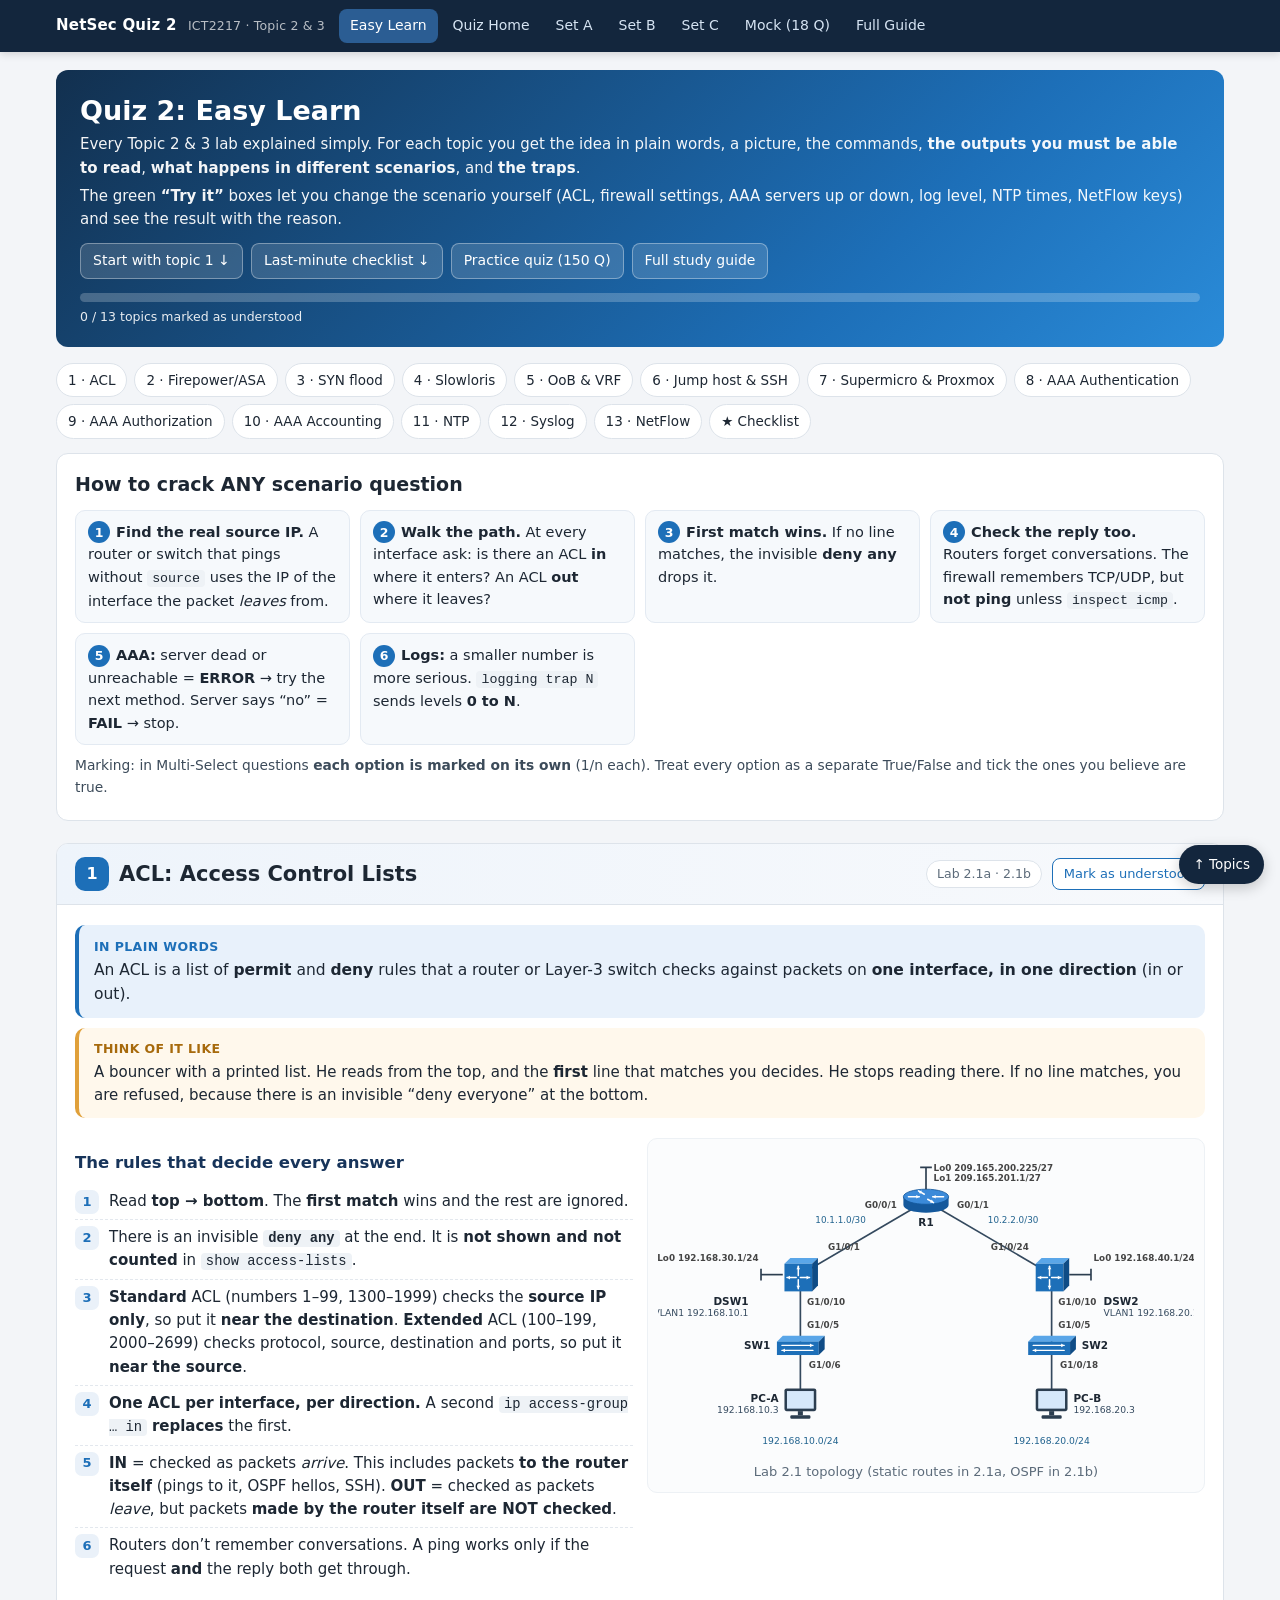
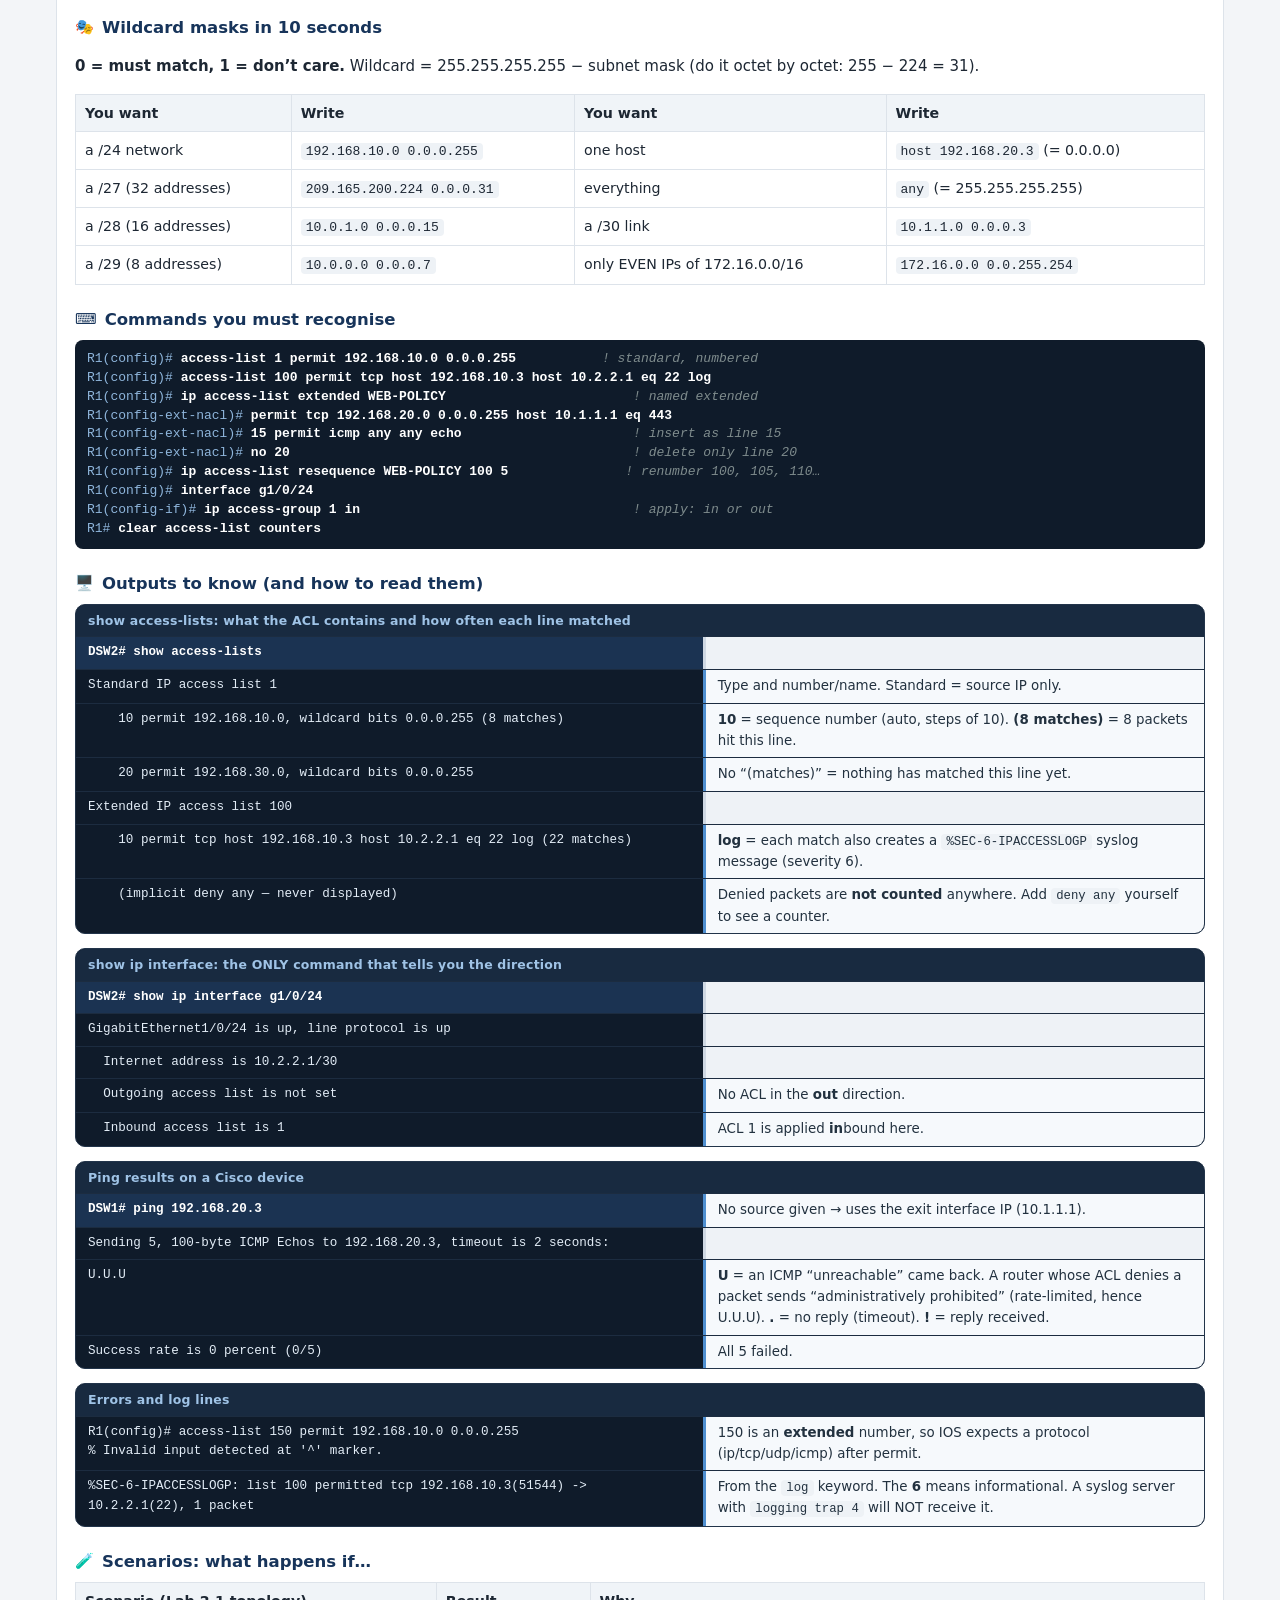
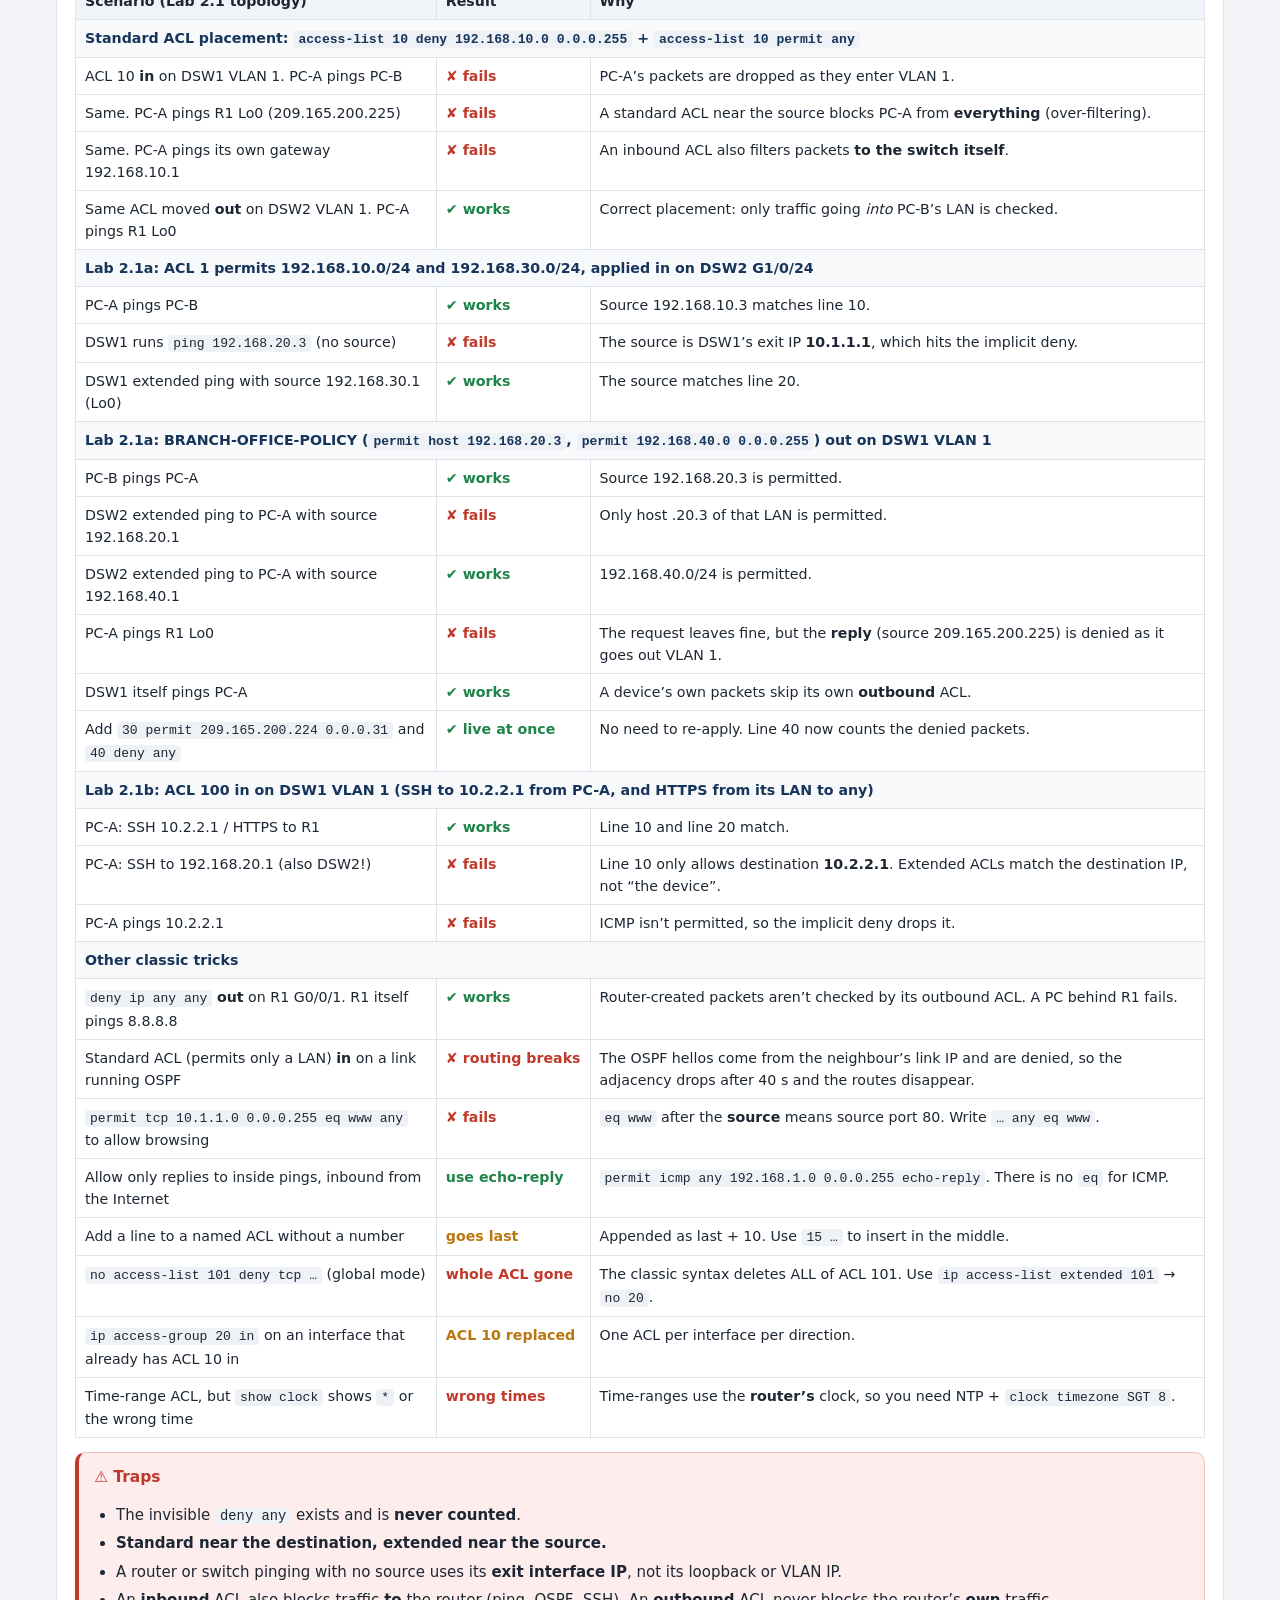
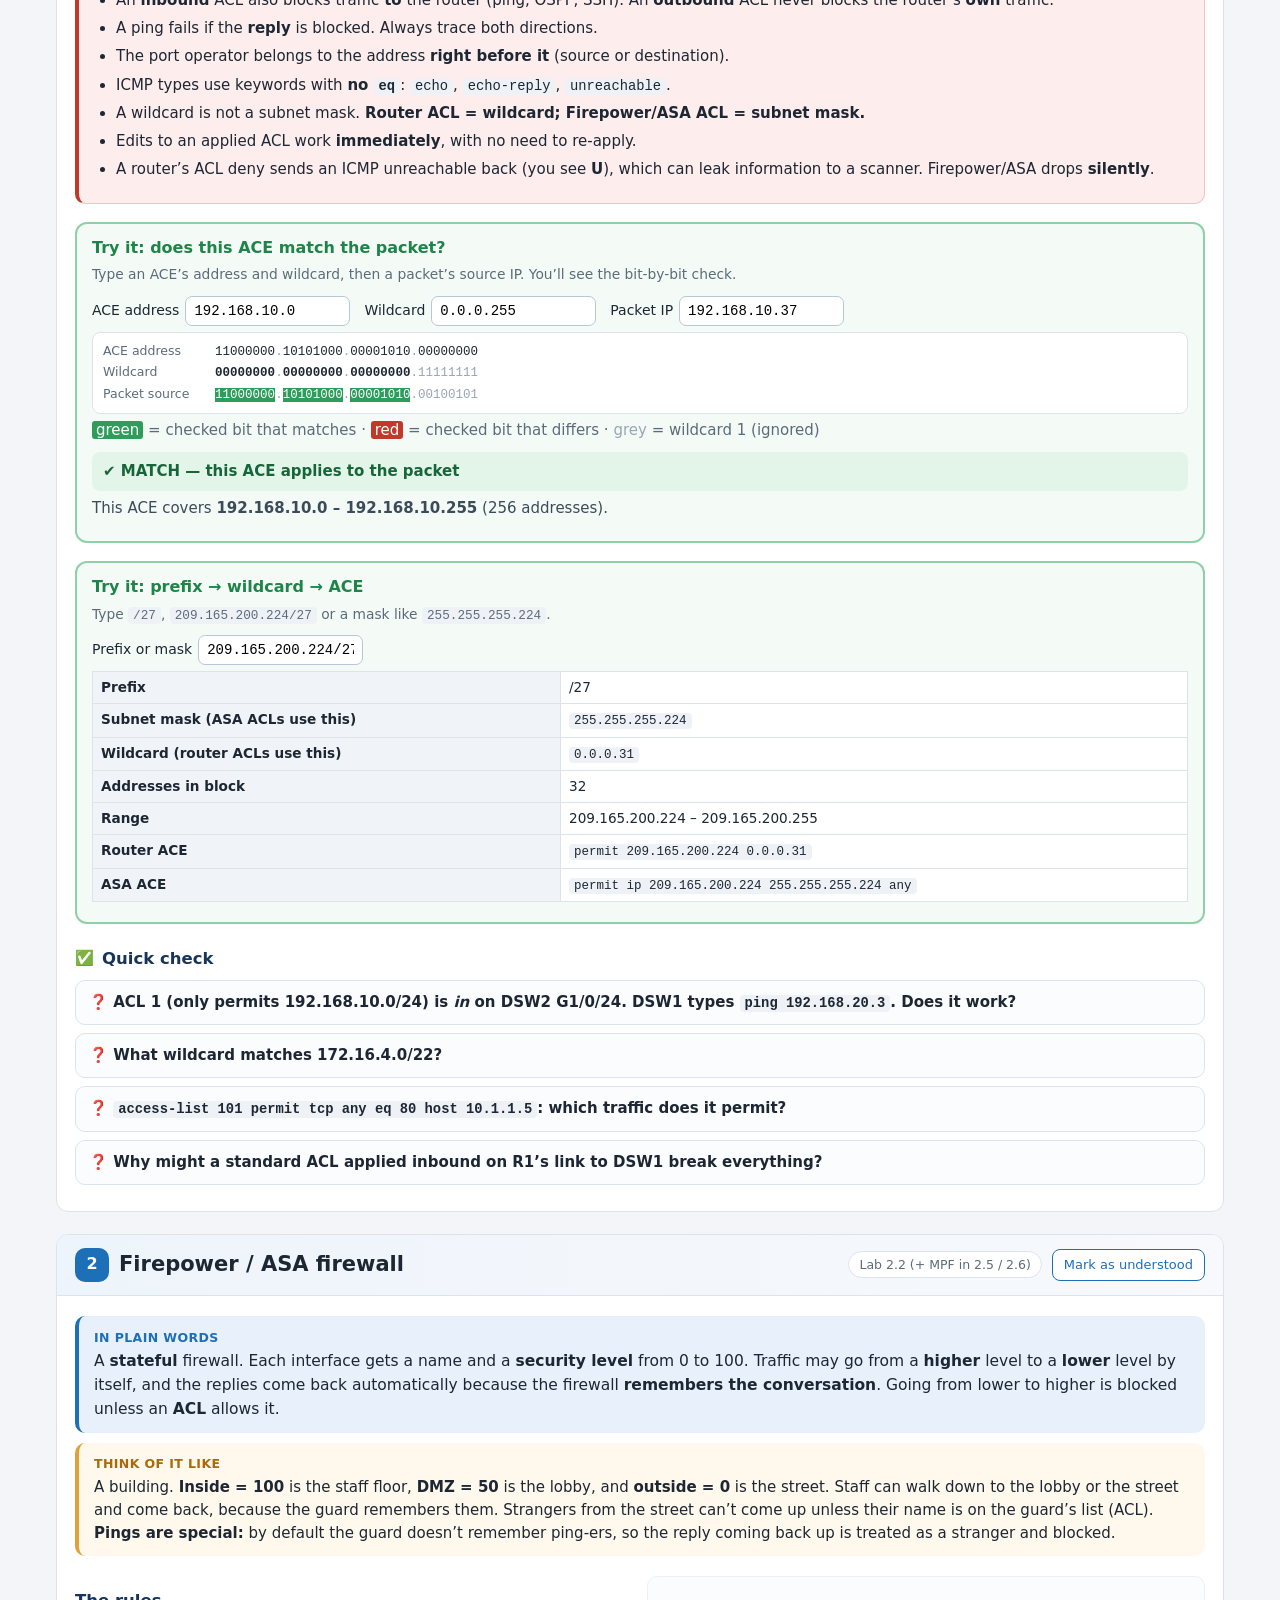
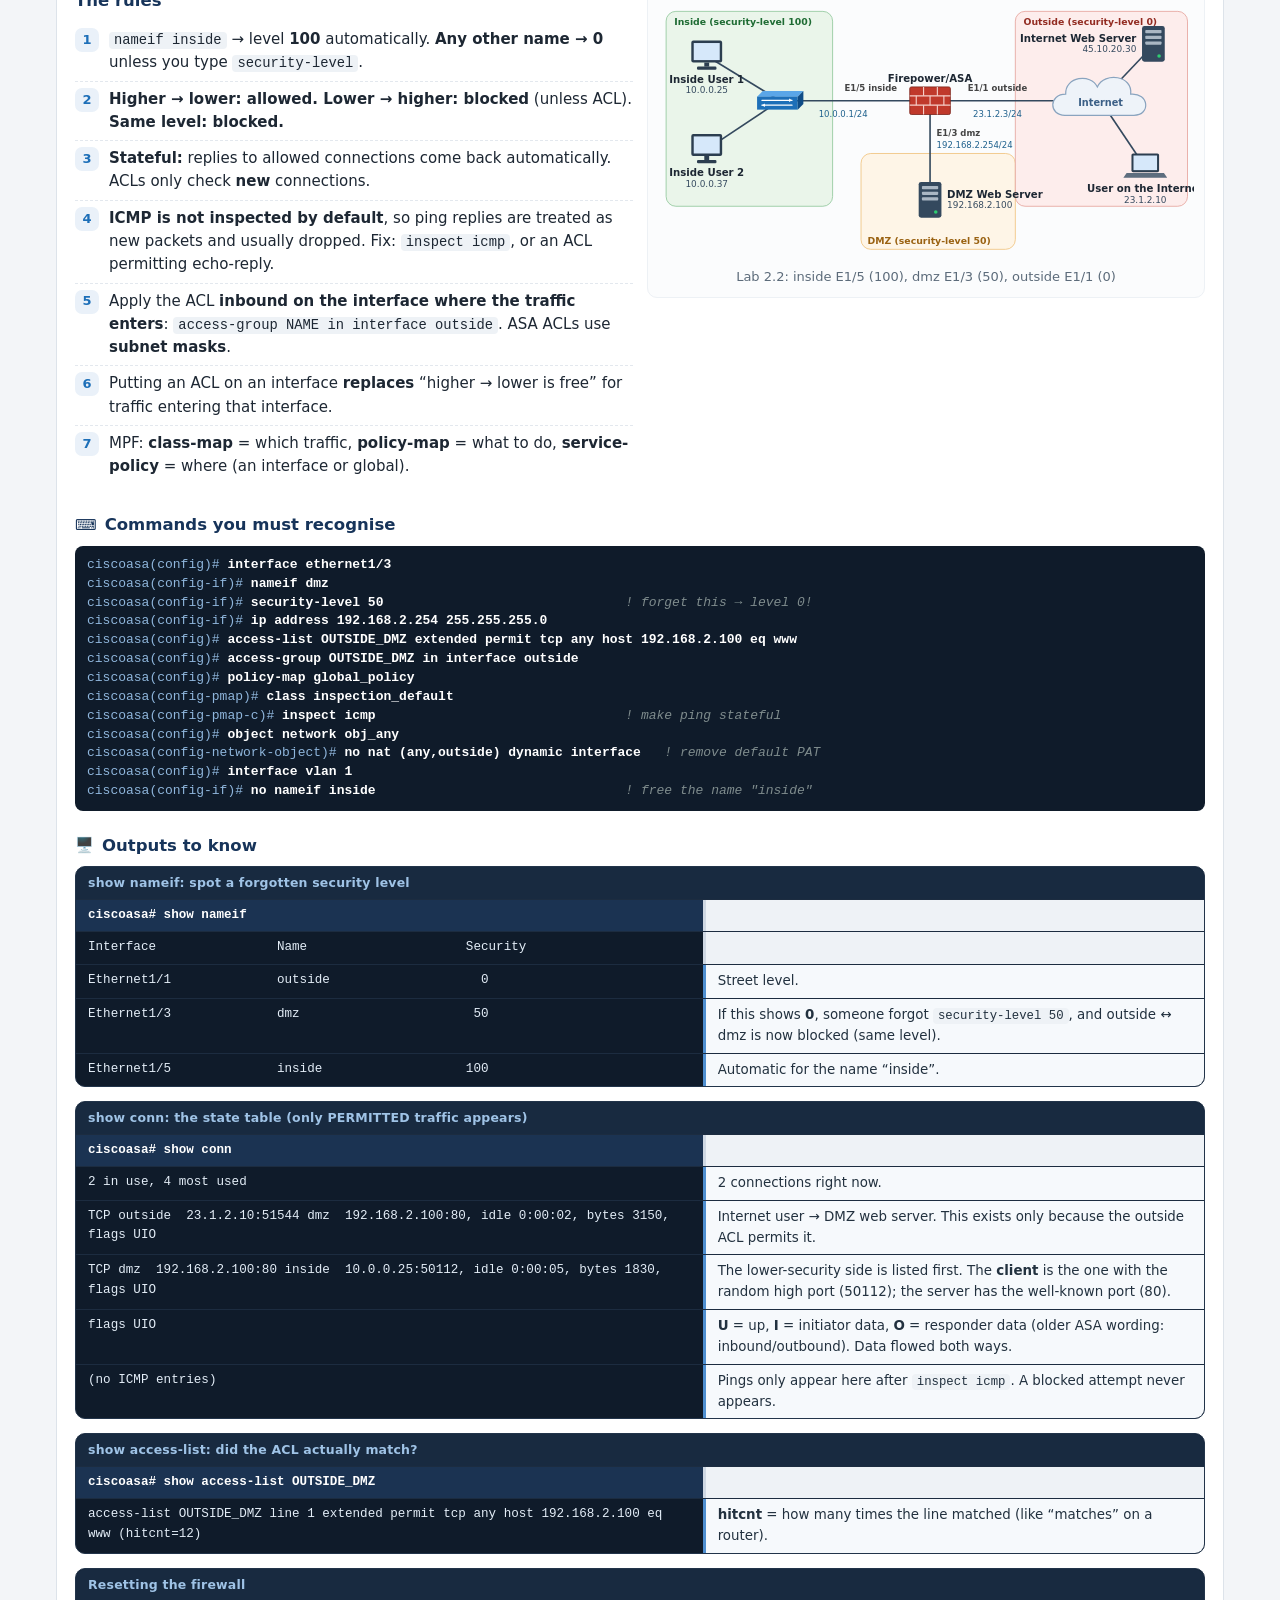
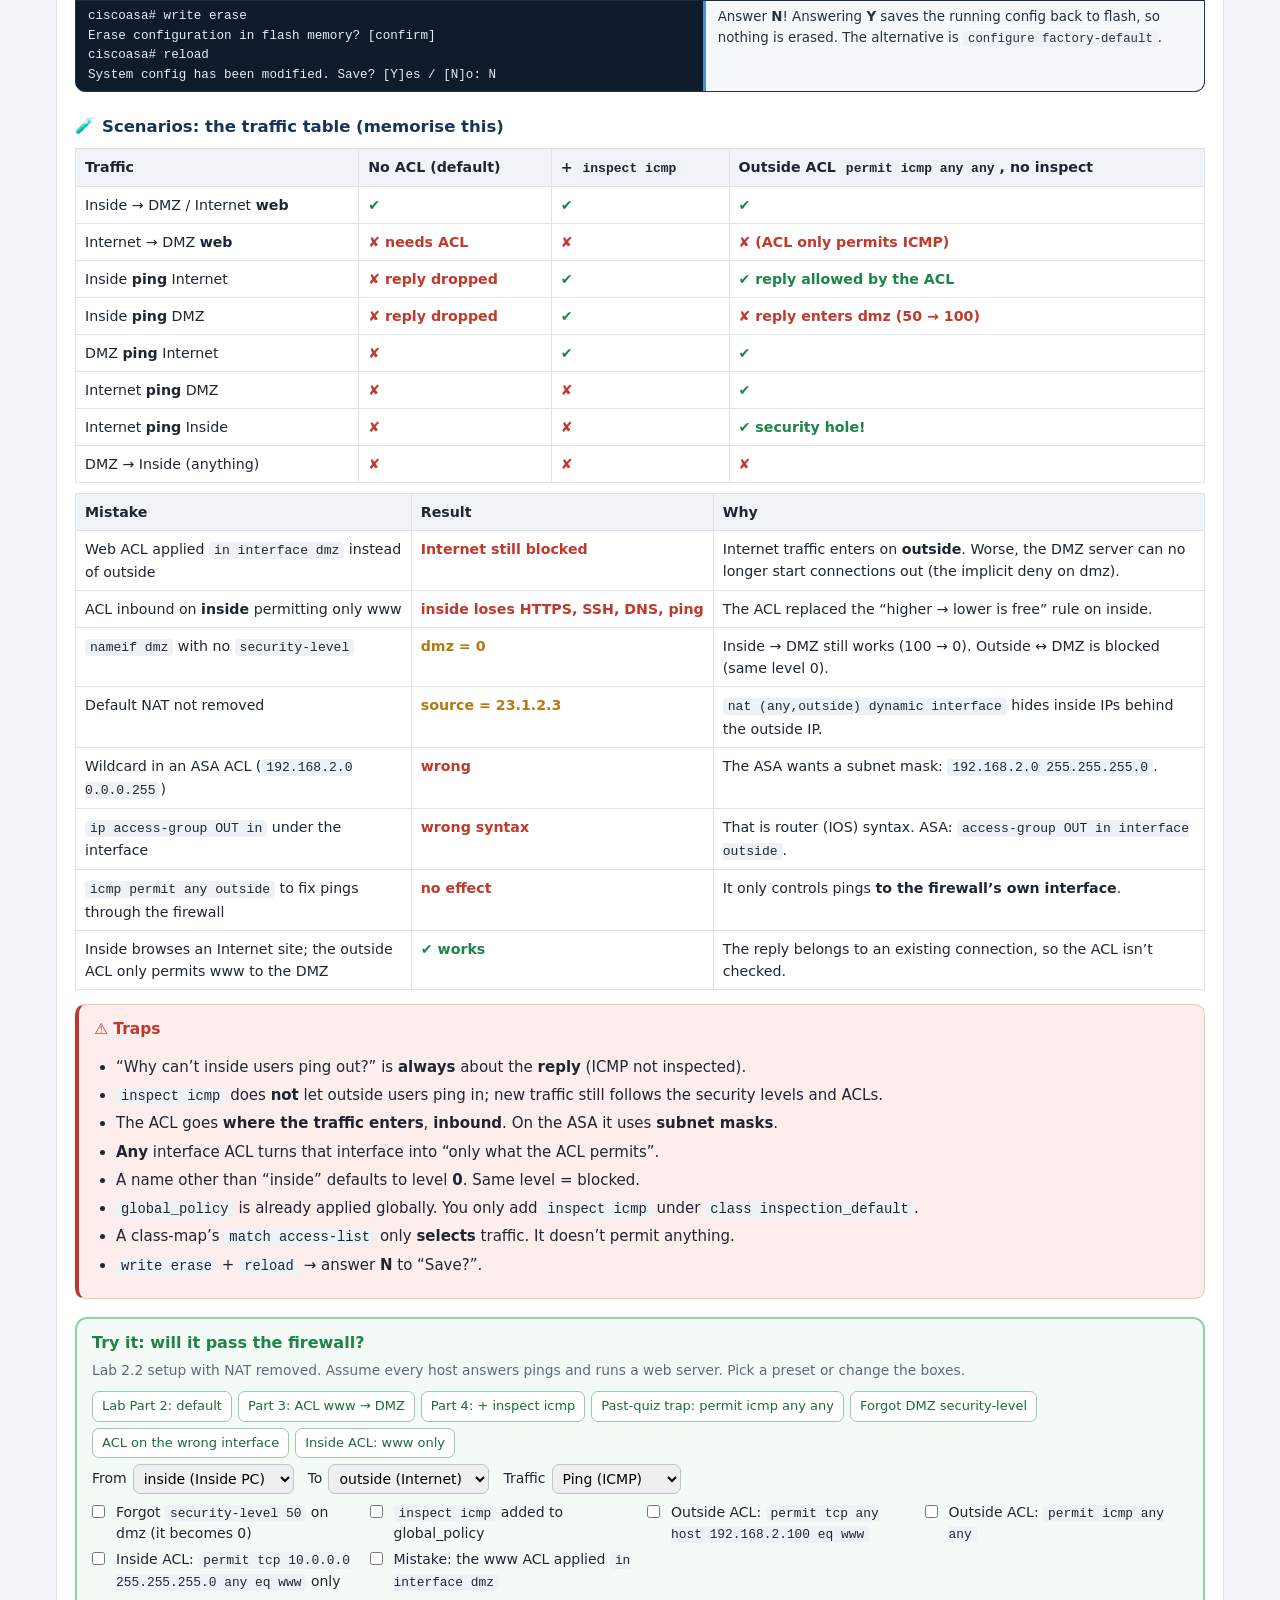
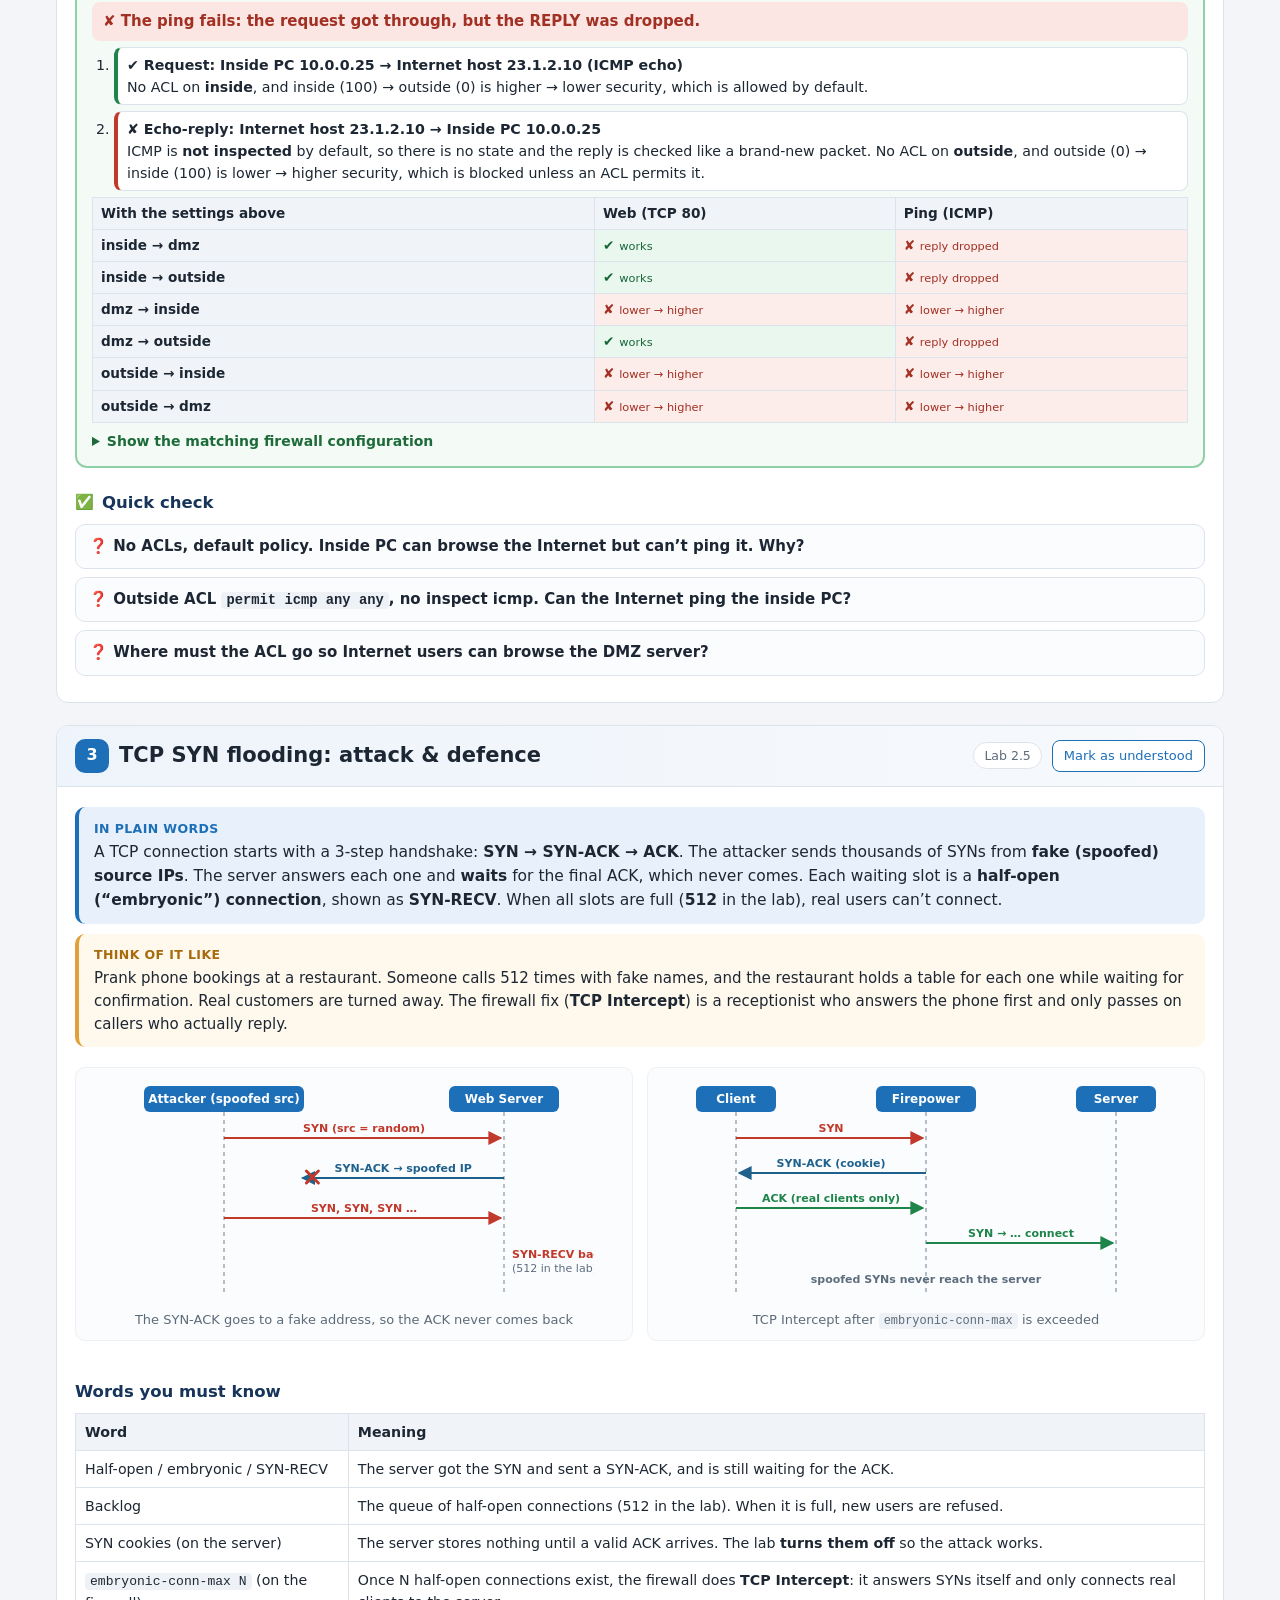
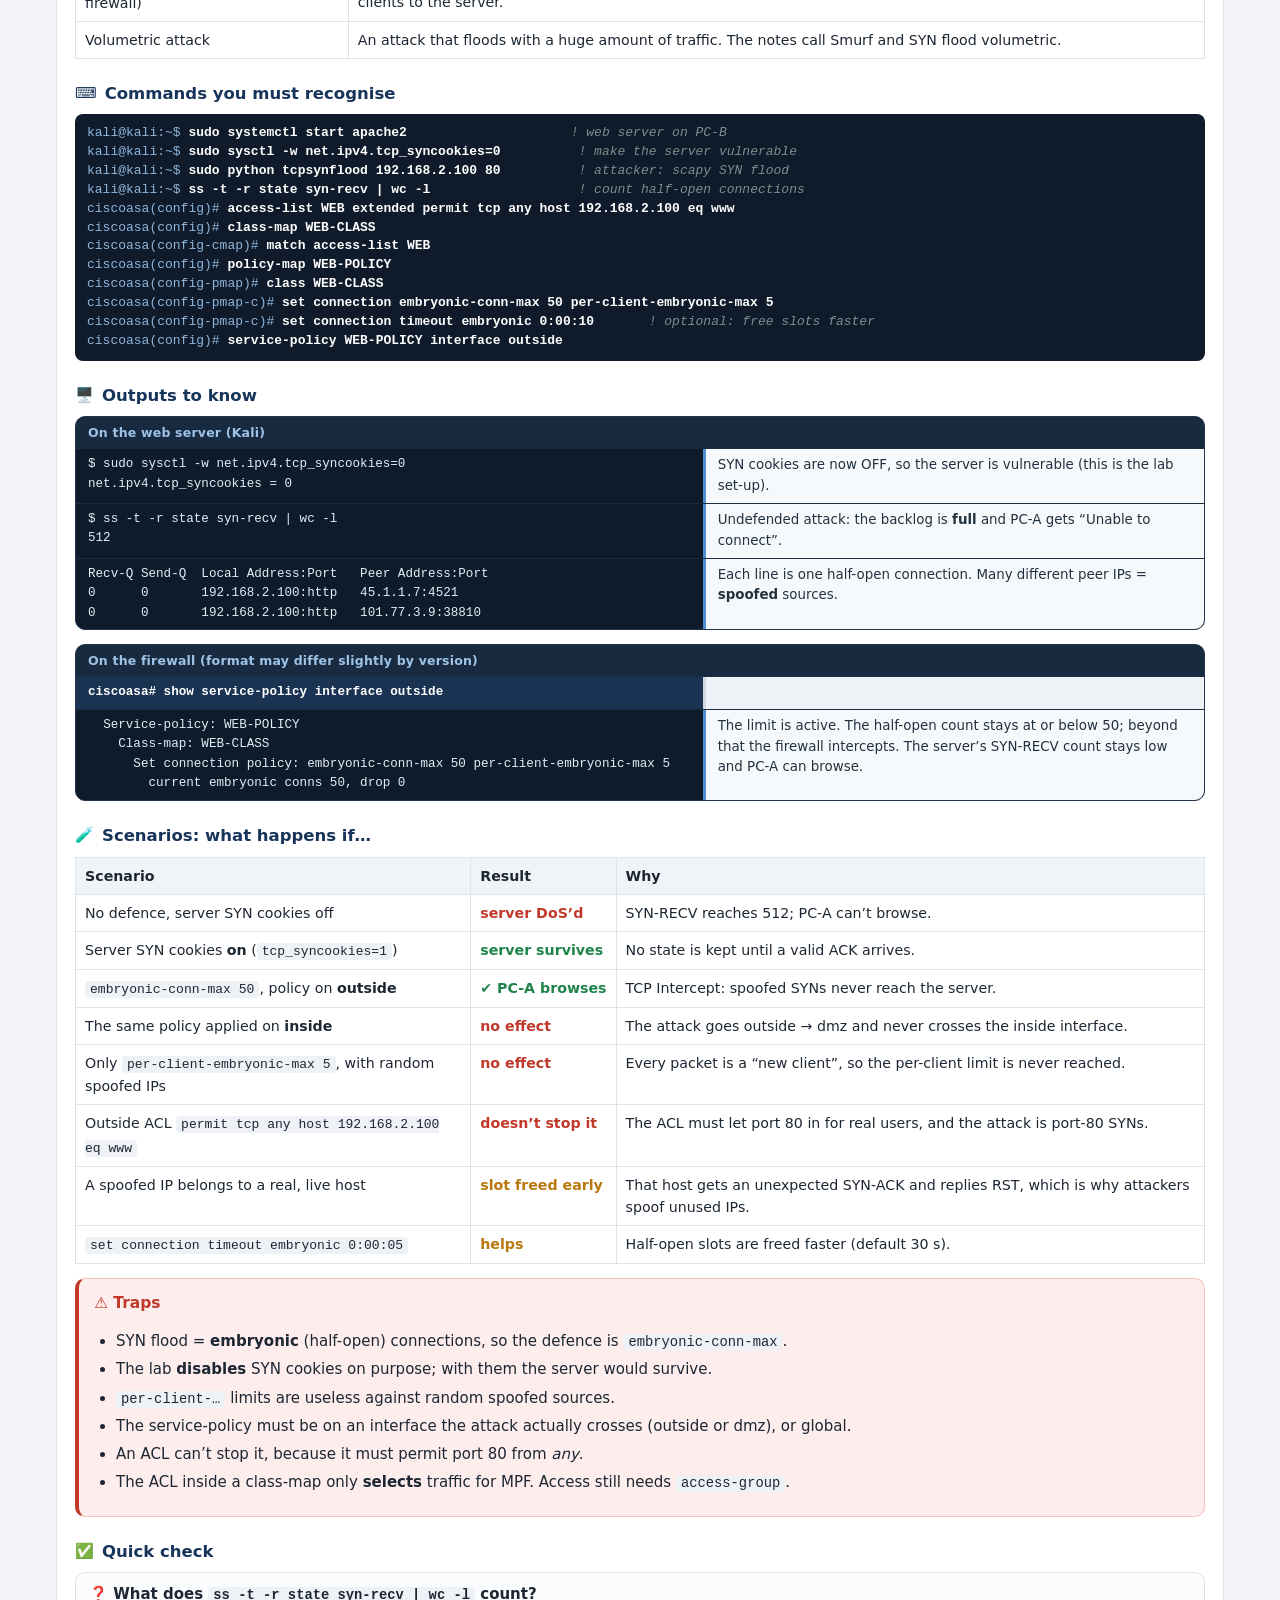
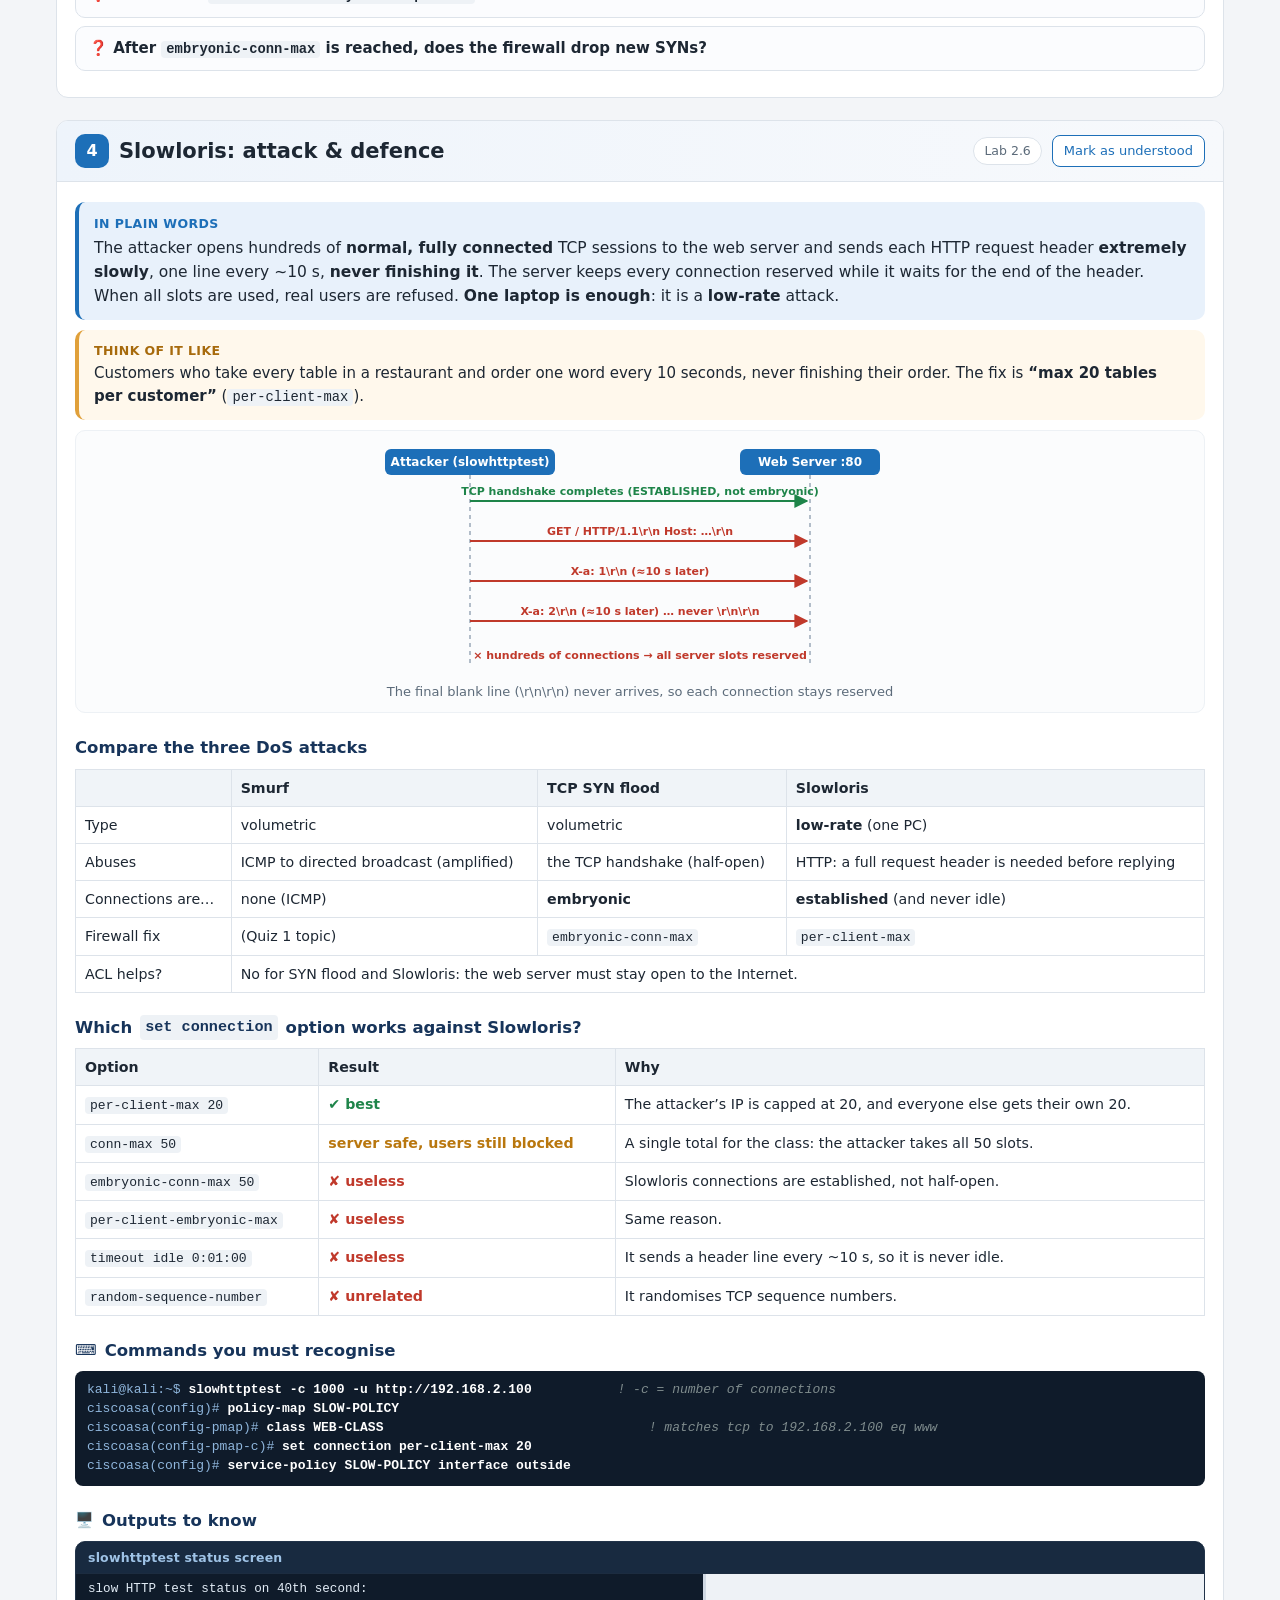
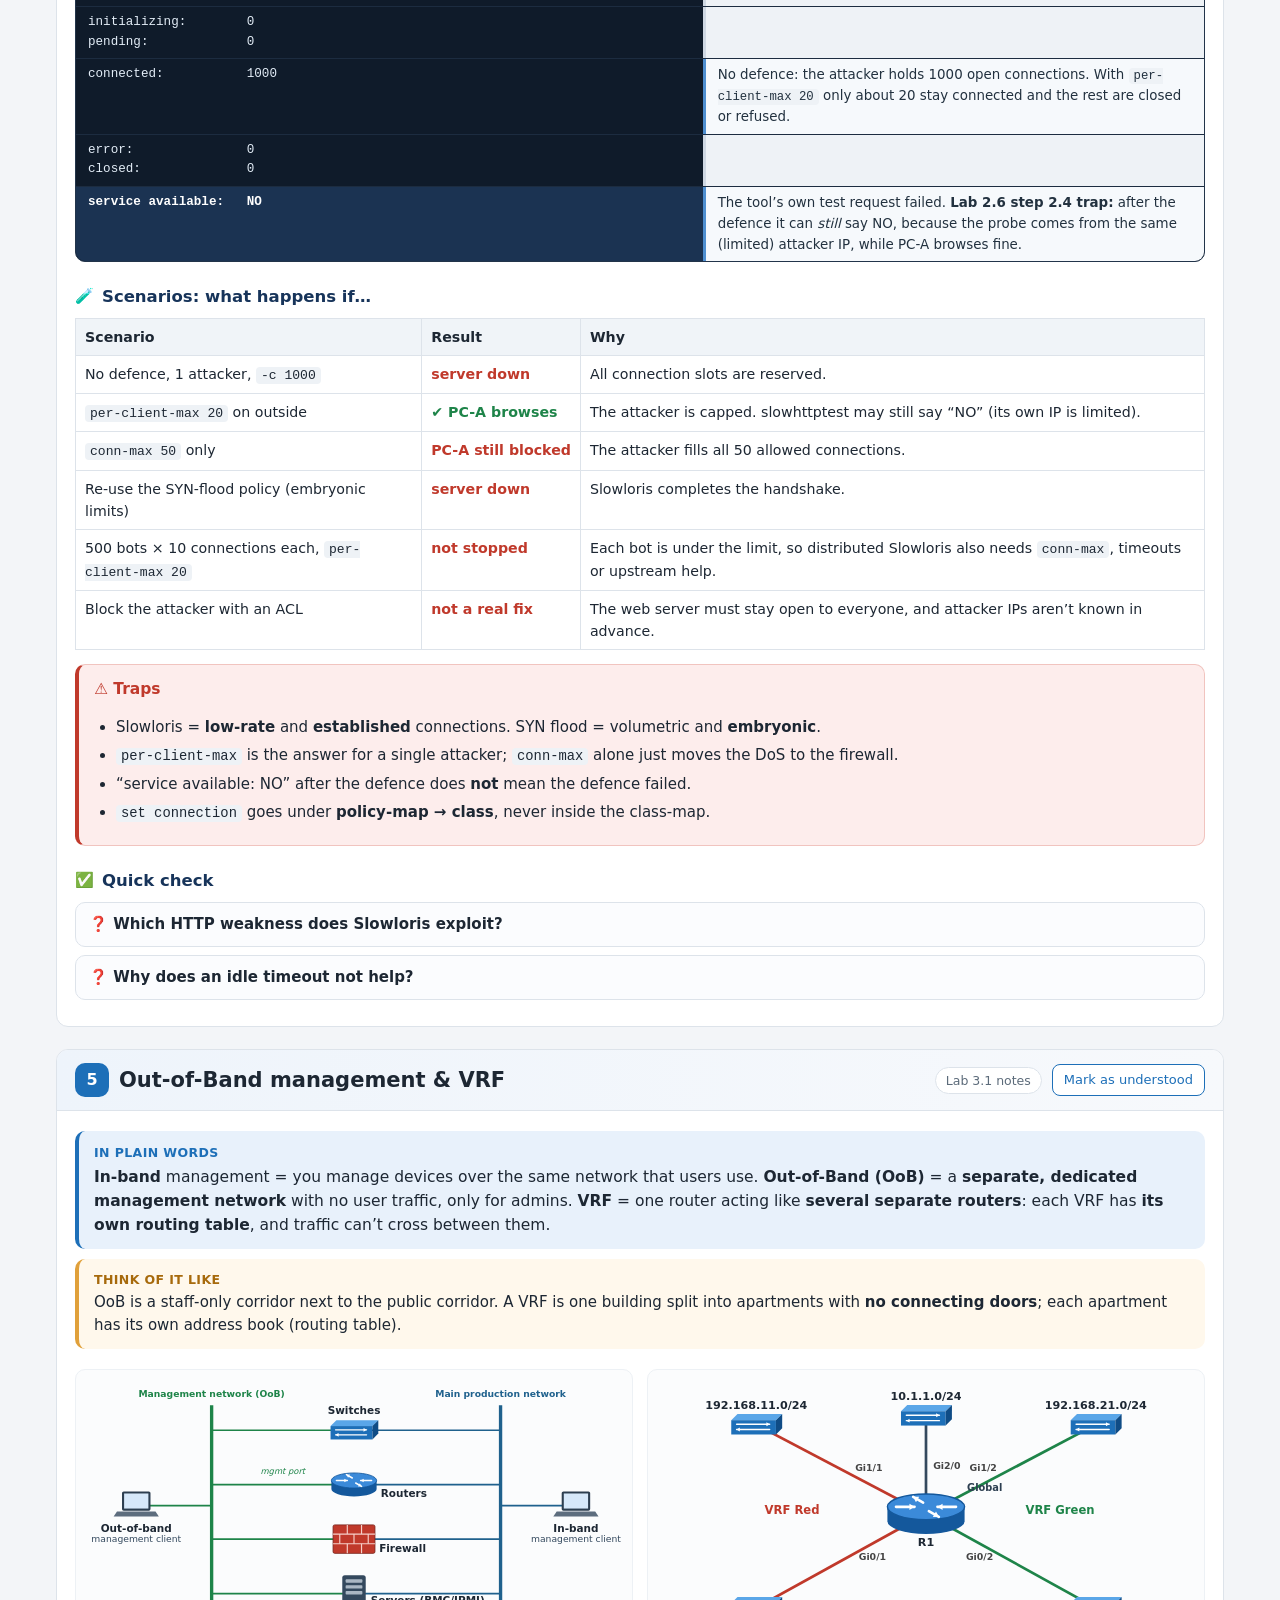
<file: index.html>
<!DOCTYPE html>
<!-- GENERATED by build.py from src/index.html + assets/ — edit those, then re-run build.py -->
<html lang="en">
<head>
<meta charset="utf-8">
<meta name="viewport" content="width=device-width, initial-scale=1">
<title>Quiz 2 Easy Learn</title>
<style>/* assets/app.css */
:root {
  --bg: #f3f5f8; --card: #fff; --ink: #1d2733; --muted: #5c6b7a; --line: #dde3ea;
  --blue: #1d6fb8; --blue-soft: #e8f1fb; --purple: #6c3fb5; --purple-soft: #f1ebfb;
  --green: #1e8449; --green-soft: #e9f7ef; --red: #c0392b; --red-soft: #fdedec; --amber: #b9770e; --amber-soft: #fef5e7;
  --mono: ui-monospace, SFMono-Regular, Menlo, Consolas, "Liberation Mono", monospace;
  --radius: 12px;
}
* { box-sizing: border-box; }
html { scroll-behavior: smooth; }
body { margin: 0; font: 15px/1.55 system-ui, -apple-system, "Segoe UI", Roboto, Helvetica, Arial, sans-serif; color: var(--ink); background: var(--bg); }
a { color: var(--blue); }
code, kbd { font-family: var(--mono); font-size: .92em; background: #eef2f6; padding: 1px 5px; border-radius: 4px; }

/* ---------- top bar ---------- */
.topbar { position: sticky; top: 0; z-index: 50; background: #13263d; color: #fff; box-shadow: 0 2px 8px rgba(0,0,0,.15); }
.topbar .inner { max-width: 1200px; margin: 0 auto; display: flex; align-items: center; gap: 14px; padding: 9px 16px; flex-wrap: wrap; }
.brand { font-weight: 700; letter-spacing: .2px; white-space: nowrap; }
.brand small { font-weight: 400; opacity: .7; margin-left: 6px; }
.nav { display: flex; gap: 4px; flex-wrap: wrap; }
.nav a { color: #d6e4f3; text-decoration: none; padding: 6px 11px; border-radius: 8px; font-size: 14px; }
.nav a:hover { background: rgba(255,255,255,.08); }
.nav a.active { background: #2b5d93; color: #fff; }

.wrap { max-width: 1200px; margin: 0 auto; padding: 18px 16px 80px; }

/* ---------- home ---------- */
.hero { background: linear-gradient(135deg,#17345a,#1d6fb8); color: #fff; border-radius: var(--radius); padding: 26px 26px 22px; }
.hero h1 { margin: 0 0 6px; font-size: 26px; }
.hero p { margin: 4px 0; opacity: .95; }
.grid { display: grid; grid-template-columns: repeat(auto-fit, minmax(240px, 1fr)); gap: 14px; margin: 18px 0; }
.tile { background: var(--card); border: 1px solid var(--line); border-radius: var(--radius); padding: 16px; display: flex; flex-direction: column; gap: 6px; }
.tile h3 { margin: 0; font-size: 18px; }
.tile p { margin: 0; color: var(--muted); font-size: 14px; }
.tile .meta { font-size: 13px; color: var(--muted); }
.tile .btn { align-self: flex-start; margin-top: 6px; }
.panel { background: var(--card); border: 1px solid var(--line); border-radius: var(--radius); padding: 16px 18px; margin: 14px 0; }
.panel h2 { margin: 0 0 8px; font-size: 18px; }
table.simple { border-collapse: collapse; width: 100%; font-size: 14px; }
table.simple th, table.simple td { border: 1px solid var(--line); padding: 6px 8px; text-align: left; vertical-align: top; }
table.simple th { background: #f0f4f8; }

/* ---------- buttons & controls ---------- */
.btn { border: 1px solid var(--blue); background: var(--blue); color: #fff; padding: 7px 14px; border-radius: 8px; font-size: 14px; cursor: pointer; text-decoration: none; display: inline-block; }
.btn:hover { filter: brightness(1.08); }
.btn.ghost { background: #fff; color: var(--blue); }
.btn.warn { background: #fff; color: var(--red); border-color: var(--red); }
.btn.small { padding: 4px 10px; font-size: 13px; }
.btn.green { background: var(--green); border-color: var(--green); }
.controls { display: flex; flex-wrap: wrap; gap: 10px 16px; align-items: center; background: var(--card); border: 1px solid var(--line); border-radius: var(--radius); padding: 10px 14px; margin-bottom: 14px; font-size: 14px; }
.controls label { display: inline-flex; align-items: center; gap: 6px; color: var(--muted); }
.controls select { font: inherit; padding: 3px 6px; border-radius: 6px; border: 1px solid var(--line); }
.controls .spacer { flex: 1; }
.stat { font-weight: 600; color: var(--ink); }

/* ---------- layout with navigator ---------- */
.layout { display: grid; grid-template-columns: 1fr 230px; gap: 16px; align-items: start; }
.layout > *, .guide > * { min-width: 0; }
@media (max-width: 900px) {
  .layout { grid-template-columns: 1fr; }
  .navigator { position: static !important; order: -1; padding: 10px; }
  .navgrid { grid-template-columns: repeat(10, 1fr); gap: 4px; }
  .navgrid a { font-size: 11px; padding: 4px 0; }
  .q-body { padding: 12px 10px 4px; }
  .doc { padding: 6px 14px 24px; }
  .doc table { display: block; overflow-x: auto; }
  .doc code { white-space: normal; word-break: break-word; }
}
.navigator { position: sticky; top: 64px; background: var(--card); border: 1px solid var(--line); border-radius: var(--radius); padding: 12px; }
.navigator h4 { margin: 0 0 8px; font-size: 14px; }
.navgrid { display: grid; grid-template-columns: repeat(5, 1fr); gap: 5px; }
.navgrid a { display: block; text-align: center; font-size: 12px; padding: 5px 0; border-radius: 6px; border: 1px solid var(--line); text-decoration: none; color: var(--ink); background: #fafbfc; }
.navgrid a.ans { background: var(--blue-soft); border-color: #a9c8ea; }
.navgrid a.ok { background: var(--green-soft); border-color: #8fd1a6; color: var(--green); font-weight: 700; }
.navgrid a.part { background: var(--amber-soft); border-color: #f0c27b; color: var(--amber); font-weight: 700; }
.navgrid a.bad { background: var(--red-soft); border-color: #e6a19a; color: var(--red); font-weight: 700; }
.legend { font-size: 11.5px; color: var(--muted); margin-top: 8px; line-height: 1.7; }
.legend span { display: inline-block; width: 10px; height: 10px; border-radius: 3px; margin-right: 4px; vertical-align: -1px; }

/* ---------- question card ---------- */
.q { background: var(--card); border: 1px solid var(--line); border-radius: var(--radius); margin-bottom: 16px; overflow: hidden; scroll-margin-top: 70px; }
.q-head { display: flex; gap: 8px; align-items: center; padding: 9px 14px; background: #eef2f6; border-bottom: 1px solid var(--line); font-size: 14px; flex-wrap: wrap; }
.q-head .num { font-weight: 700; }
.chip { font-size: 11.5px; padding: 2px 8px; border-radius: 99px; font-weight: 600; letter-spacing: .2px; }
.chip.mcq { background: var(--blue-soft); color: var(--blue); }
.chip.multi { background: var(--purple-soft); color: var(--purple); }
.chip.topic { background: #eef0f2; color: #4d5b69; font-weight: 500; }
.q-head .score { margin-left: auto; font-weight: 700; }
.q-body { padding: 14px 16px 6px; }
.q-body p { margin: 0 0 10px; }
.diagram { margin: 4px 0 12px; text-align: center; background: #fbfcfd; border: 1px solid #edf1f5; border-radius: 10px; padding: 8px; overflow-x: auto; }
.select-all { font-weight: 700; margin: 8px 0 4px; }
.opts { list-style: none; padding: 0; margin: 8px 0 12px; }
.opts li { margin: 6px 0; }
.opts label { display: flex; gap: 10px; align-items: flex-start; padding: 8px 10px; border: 1px solid var(--line); border-radius: 9px; cursor: pointer; background: #fff; transition: background .1s; }
.opts label:hover { background: #f7f9fb; }
.opts input { margin-top: 3px; flex: none; }
.opts .letter { font-weight: 700; color: var(--muted); min-width: 16px; }
.opts label.sel { border-color: #8eb6e0; background: var(--blue-soft); }
.opts label.correct { border-color: #6fc28e; background: var(--green-soft); }
.opts label.wrong { border-color: #e39a91; background: var(--red-soft); }
.opts label.missed { border-color: #6fc28e; border-style: dashed; }
.opts .mark { margin-left: auto; font-weight: 700; padding-left: 8px; white-space: nowrap; font-size: 13px; }
.q-foot { display: flex; gap: 8px; align-items: center; padding: 0 16px 12px; }
.explain { margin: 0 16px 14px; padding: 12px 14px; background: #f6f9fc; border-left: 4px solid var(--blue); border-radius: 8px; font-size: 14.5px; }
.explain.hidden { display: none; }
.explain b.key { color: var(--green); }
.explain ul { margin: 6px 0; padding-left: 20px; }

pre.cli { font-family: var(--mono); font-size: 13px; line-height: 1.45; background: #0f1b2a; color: #d5e2f0; padding: 10px 12px; border-radius: 8px; overflow-x: auto; margin: 6px 0 12px; white-space: pre; }
pre.cli b { color: #ffffff; font-weight: 700; }
pre.cli .pr { color: #8fb6dc; }
pre.cli .cm { color: #7f8c8d; font-style: italic; }
pre.cli.out { background: #1b2430; color: #d0d7de; }

/* ---------- results ---------- */
.results { background: var(--card); border: 2px solid var(--green); border-radius: var(--radius); padding: 16px 18px; margin-bottom: 16px; }
.results h2 { margin: 0 0 6px; }
.big { font-size: 30px; font-weight: 800; }
.bar { height: 10px; background: #e6ebf0; border-radius: 99px; overflow: hidden; }
.bar > div { height: 100%; background: var(--green); }
.topic-table td:nth-child(2), .topic-table td:nth-child(3) { text-align: right; white-space: nowrap; }

/* ---------- diagram text classes ---------- */
.netdiag text { font-family: system-ui, -apple-system, "Segoe UI", Roboto, Arial, sans-serif; }
.nd-name { font-size: 12.5px; font-weight: 700; fill: #1d2733; }
.nd-sub { font-size: 11px; fill: #34495e; }
.nd-if { font-size: 10.5px; fill: #444; font-weight: 600; }
.nd-net { font-size: 10.5px; fill: #1f618d; }
.nd-zone { font-size: 11.5px; font-weight: 700; }
.nd-tag { font-size: 10.5px; fill: #fff; font-weight: 700; }
.nd-inner { font-size: 12px; font-weight: 700; fill: #3b5f86; }
.nd-flow { font-size: 10.5px; font-weight: 700; }
.nd-title { font-size: 13px; font-weight: 700; fill: #1d2733; }
.sq-actor { font-size: 12px; font-weight: 700; fill: #fff; }
.sq-msg { font-size: 11px; font-weight: 600; }
.sq-note { font-size: 11px; }

.toast { position: fixed; bottom: 18px; left: 50%; transform: translateX(-50%); background: #13263d; color: #fff; padding: 9px 16px; border-radius: 8px; font-size: 14px; opacity: 0; transition: opacity .2s; pointer-events: none; z-index: 99; }
.toast.show { opacity: .95; }
.muted { color: var(--muted); }
.hidden { display: none !important; }

/* ---------- guide ---------- */
.guide { display: grid; grid-template-columns: 250px 1fr; gap: 20px; align-items: start; }
@media (max-width: 900px) { .guide { grid-template-columns: 1fr; } .toc { position: static !important; max-height: none !important; } }
.toc { position: sticky; top: 64px; max-height: calc(100vh - 80px); overflow: auto; background: var(--card); border: 1px solid var(--line); border-radius: var(--radius); padding: 12px 14px; font-size: 14px; }
.toc a { display: block; text-decoration: none; padding: 3px 0; color: var(--ink); }
.toc a.l2 { padding-left: 12px; color: var(--muted); font-size: 13px; }
.toc a:hover { color: var(--blue); }
.doc { background: var(--card); border: 1px solid var(--line); border-radius: var(--radius); padding: 8px 26px 30px; min-width: 0; }
.doc h2 { margin: 30px 0 8px; padding-top: 10px; border-top: 2px solid #e8edf2; font-size: 22px; scroll-margin-top: 70px; }
.doc h2:first-child { border-top: none; }
.doc h3 { margin: 22px 0 6px; font-size: 17px; color: #17345a; scroll-margin-top: 70px; }
.doc h4 { margin: 14px 0 4px; font-size: 15px; }
.doc p, .doc li { font-size: 15px; }
.doc ul, .doc ol { padding-left: 22px; }
.doc table { border-collapse: collapse; width: 100%; font-size: 14px; margin: 8px 0 14px; }
.doc th, .doc td { border: 1px solid var(--line); padding: 6px 9px; text-align: left; vertical-align: top; }
.doc th { background: #f0f4f8; }
.callout { border-radius: 10px; padding: 10px 14px; margin: 10px 0 14px; font-size: 14.5px; }
.callout.trap { background: var(--red-soft); border-left: 4px solid var(--red); }
.callout.tip { background: var(--green-soft); border-left: 4px solid var(--green); }
.callout.key { background: var(--blue-soft); border-left: 4px solid var(--blue); }
.callout.ex { background: var(--amber-soft); border-left: 4px solid var(--amber); }
.callout > b:first-child { display: block; margin-bottom: 3px; }
figure.dg { margin: 10px 0 16px; text-align: center; background: #fbfcfd; border: 1px solid #edf1f5; border-radius: 10px; padding: 10px; overflow-x: auto; }
figure.dg figcaption { font-size: 13px; color: var(--muted); margin-top: 4px; }
.two { display: grid; grid-template-columns: 1fr 1fr; gap: 14px; }
@media (max-width: 760px) { .two { grid-template-columns: 1fr; } }
@media print { .topbar, .toc, .controls, .navigator { display: none !important; } .guide, .layout { display: block; } body { background: #fff; } }
@media (max-width: 600px) { .topbar { position: static; } .navigator, .toc { top: 8px; } }

</style>
<style>/* assets/learn.css */
/* Easy Learn page — builds on app.css */
.hero2 { background: linear-gradient(135deg, #12304f, #1d6fb8 70%, #2a8bd8); color: #fff; border-radius: var(--radius); padding: 24px 24px 20px; }
.hero2 h1 { margin: 0 0 6px; font-size: 27px; line-height: 1.25; }
.hero2 p { margin: 5px 0; opacity: .95; }
.hero2 .links { display: flex; flex-wrap: wrap; gap: 8px; margin-top: 12px; }
.hero2 .links a { background: rgba(255,255,255,.14); color: #fff; text-decoration: none; border: 1px solid rgba(255,255,255,.35); padding: 6px 12px; border-radius: 8px; font-size: 14px; }
.hero2 .links a:hover { background: rgba(255,255,255,.24); }
.progress { margin-top: 14px; }
.progress .track { height: 9px; background: rgba(255,255,255,.22); border-radius: 99px; overflow: hidden; }
.progress .track div { height: 100%; width: 0; background: #7ee2a8; transition: width .3s; }
.progress small { display: block; margin-top: 5px; opacity: .9; }

.chips { display: flex; flex-wrap: wrap; gap: 7px; margin: 16px 0 6px; }
.chips a { text-decoration: none; font-size: 13.5px; padding: 6px 11px; border-radius: 99px; background: #fff; border: 1px solid var(--line); color: var(--ink); }
.chips a:hover { border-color: var(--blue); color: var(--blue); }
.chips a.on { background: var(--green-soft); border-color: #8fd1a6; color: var(--green); }
.chips a.on::before { content: '✔ '; }

.card { background: var(--card); border: 1px solid var(--line); border-radius: var(--radius); padding: 16px 18px; margin: 14px 0; }
.card h2 { margin: 0 0 8px; font-size: 19px; }
.four { display: grid; grid-template-columns: repeat(auto-fit, minmax(220px, 1fr)); gap: 10px; margin: 10px 0 4px; }
.four div { background: #f6f9fc; border: 1px solid #e3eaf2; border-radius: 10px; padding: 10px 12px; font-size: 14.5px; }
.four b.n { display: inline-flex; align-items: center; justify-content: center; width: 22px; height: 22px; border-radius: 50%; background: var(--blue); color: #fff; font-size: 12.5px; margin-right: 6px; }

/* ---------- topic sections ---------- */
section.topic { background: var(--card); border: 1px solid var(--line); border-radius: var(--radius); margin: 22px 0; overflow: hidden; scroll-margin-top: 64px; }
.t-head { display: flex; align-items: center; gap: 10px; flex-wrap: wrap; padding: 13px 18px; background: linear-gradient(90deg, #eef4fb, #f7f9fc); border-bottom: 1px solid var(--line); }
.t-head .num { display: inline-flex; align-items: center; justify-content: center; min-width: 34px; height: 34px; border-radius: 10px; background: var(--blue); color: #fff; font-weight: 800; font-size: 16px; }
.t-head h2 { margin: 0; font-size: 21px; flex: 1 1 260px; }
.t-head .lab { font-size: 12.5px; background: #fff; border: 1px solid var(--line); border-radius: 99px; padding: 3px 10px; color: var(--muted); }
.done-btn { font: inherit; font-size: 13px; border: 1px solid var(--blue); color: var(--blue); background: #fff; border-radius: 8px; padding: 5px 11px; cursor: pointer; }
.done-btn.on { background: var(--green); border-color: var(--green); color: #fff; }
.t-body { padding: 6px 18px 18px; }
.t-body h3 { margin: 22px 0 8px; font-size: 16.5px; color: #17345a; display: flex; align-items: center; gap: 8px; }
.t-body h3 .ico { font-size: 15px; }
.t-body p, .t-body li { font-size: 15px; }
.t-body ul, .t-body ol { padding-left: 22px; }

.plain { background: var(--blue-soft); border-left: 4px solid var(--blue); border-radius: 10px; padding: 12px 15px; margin: 14px 0 10px; font-size: 15.5px; }
.plain b.k { display: block; color: var(--blue); font-size: 12.5px; letter-spacing: .4px; text-transform: uppercase; margin-bottom: 2px; }
.analogy { background: #fff8ec; border-left: 4px solid #e0a03a; border-radius: 10px; padding: 11px 15px; margin: 10px 0; font-size: 15px; }
.analogy b.k { display: block; color: #a76a0c; font-size: 12.5px; letter-spacing: .4px; text-transform: uppercase; margin-bottom: 2px; }
.grid2 { display: grid; grid-template-columns: minmax(0, 1fr) minmax(0, 1fr); gap: 14px; align-items: start; }
.rules { counter-reset: r; list-style: none; padding-left: 0 !important; margin: 6px 0; }
.rules li { counter-increment: r; position: relative; padding: 6px 0 6px 34px; border-bottom: 1px dashed #e3e8ee; }
.rules li:last-child { border-bottom: none; }
.rules li::before { content: counter(r); position: absolute; left: 0; top: 6px; width: 24px; height: 24px; border-radius: 7px; background: #eaf1f9; color: var(--blue); font-weight: 800; font-size: 13px; display: flex; align-items: center; justify-content: center; }

table.t { border-collapse: collapse; width: 100%; font-size: 14.2px; margin: 6px 0 10px; }
table.t th, table.t td { border: 1px solid var(--line); padding: 7px 9px; text-align: left; vertical-align: top; }
table.t th { background: #f0f4f8; font-weight: 700; }
table.scen td:nth-child(2) { white-space: nowrap; font-weight: 700; }
table.scen tr.hd td { background: #f7f9fb; font-weight: 700; color: #17345a; }
.r-ok { color: var(--green); font-weight: 800; }
.r-ko { color: var(--red); font-weight: 800; }
.r-mid { color: var(--amber); font-weight: 800; }
.yes { color: var(--green); font-weight: 800; }
.no { color: var(--red); font-weight: 800; }

.traps { background: var(--red-soft); border: 1px solid #f1c4bf; border-left: 4px solid var(--red); border-radius: 10px; padding: 10px 15px 6px; margin: 14px 0; }
.traps h4 { margin: 2px 0 6px; color: var(--red); font-size: 15.5px; }
.traps li { margin: 5px 0; }

/* annotated outputs */
.ann { border: 1px solid #22344a; border-radius: 10px; overflow: hidden; margin: 8px 0 14px; background: #0f1b2a; }
.ann .cap { background: #182a40; color: #9fc3e6; font-size: 12.5px; padding: 6px 12px; font-weight: 700; letter-spacing: .2px; }
.ann .row { display: grid; grid-template-columns: minmax(0, 1.25fr) minmax(0, 1fr); border-top: 1px solid #1c2c40; }
.ann .row:first-of-type { border-top: none; }
.ann .row > code { display: block; background: transparent; color: #e3edf7; font-family: var(--mono); font-size: 12.6px; white-space: pre-wrap; word-break: break-word; padding: 6px 12px; border-radius: 0; }
.ann .row > span { background: #f6f9fc; color: #22313f; font-size: 13.4px; padding: 6px 12px; border-left: 3px solid #4f8fd0; }
.ann .row > span:empty { background: #eef2f6; border-left-color: #cfd8e3; }
.ann .row.hl > code { color: #fff; background: #1b3352; font-weight: 700; }

/* tools */
.tool { border: 2px solid #8fd1a6; background: #f4fbf6; border-radius: 12px; padding: 12px 15px 14px; margin: 18px 0 10px; }
.tool h4 { margin: 0 0 4px; color: var(--green); font-size: 16px; }
.tool .sub { margin: 0 0 10px; color: var(--muted); font-size: 13.8px; }
.tool .row { display: flex; flex-wrap: wrap; gap: 8px 14px; align-items: center; margin: 6px 0; }
.tool label { font-size: 14px; display: inline-flex; gap: 6px; align-items: center; }
.tool input[type=text] { font: 14px var(--mono); padding: 6px 8px; border: 1px solid #b8c7d6; border-radius: 7px; width: 165px; max-width: 100%; }
.tool select { font: inherit; font-size: 14px; padding: 5px 6px; border: 1px solid #b8c7d6; border-radius: 7px; max-width: 100%; }
.tool .checks { display: grid; grid-template-columns: repeat(auto-fit, minmax(260px, 1fr)); gap: 5px 14px; margin: 8px 0; }
.tool .checks label { display: block; position: relative; padding-left: 24px; line-height: 1.5; }
.tool .checks input { position: absolute; left: 0; top: 3px; margin: 0; }
.tool .checks code { white-space: normal; word-break: break-word; }
.tool .presets { display: flex; flex-wrap: wrap; gap: 6px; margin: 6px 0; }
.tool .presets button, .lvl-btn { font: inherit; font-size: 13px; border: 1px solid #9cc8ae; background: #fff; color: #1e6b3a; border-radius: 7px; padding: 4px 9px; cursor: pointer; }
.tool .presets button:hover, .lvl-btn:hover { background: #e7f6ec; }
.lvl-btn.on { background: var(--green); color: #fff; border-color: var(--green); }
.verdict { font-weight: 800; padding: 8px 11px; border-radius: 8px; margin: 10px 0 6px; }
.verdict.ok { background: #e3f5e9; color: #17663a; }
.verdict.ko { background: #fbe6e3; color: #a23023; }
.warnline { color: var(--amber); font-weight: 600; }
.note { font-size: 13.8px; color: #3c4b5a; margin: 6px 0; }
ol.steps { margin: 6px 0; padding-left: 22px; }
ol.steps li { margin: 6px 0; padding: 6px 9px; border-radius: 8px; background: #fff; border: 1px solid var(--line); font-size: 14.2px; }
ol.steps li.ok { border-left: 4px solid var(--green); }
ol.steps li.ko { border-left: 4px solid var(--red); }
ol.steps li.warn { border-left: 4px solid var(--amber); }
.bits { font-family: var(--mono); font-size: 12.5px; background: #fff; border: 1px solid var(--line); border-radius: 8px; padding: 8px 10px; overflow-x: auto; white-space: nowrap; }
.bits .lbl { display: inline-block; width: 112px; color: var(--muted); font-family: system-ui, sans-serif; font-size: 12.5px; }
.bits .good { color: #fff; background: #2e9d5b; }
.bits .bad { color: #fff; background: #c0392b; }
.bits .ign { color: #98a6b5; }
.bits .care { color: #1d2733; font-weight: 700; }
.bits .dot { color: #98a6b5; }
.legend-small { font-size: 12.5px; color: var(--muted); margin: 5px 0 0; }
.legend-small .good { background: #2e9d5b; color: #fff; padding: 0 4px; border-radius: 3px; }
.legend-small .bad { background: #c0392b; color: #fff; padding: 0 4px; border-radius: 3px; }
.legend-small .ign { color: #98a6b5; }
table.mini { border-collapse: collapse; width: 100%; font-size: 13.6px; margin: 6px 0; background: #fff; }
table.mini th, table.mini td { border: 1px solid var(--line); padding: 5px 8px; text-align: left; vertical-align: top; }
table.mini th { background: #f0f4f8; }
table.matrix td.ok { background: #eaf7ee; color: #17663a; font-weight: 700; }
table.matrix td.ko { background: #fcecea; color: #a23023; font-weight: 700; }
table.matrix small { font-weight: 500; }
table.syslog tr.ok td { background: #f0faf3; }
table.syslog tr.ko td { background: #fbf2f1; color: #8a6d6a; }
table.syslog td.sev { font-weight: 800; text-align: center; }
table.syslog code { white-space: normal; word-break: break-word; background: transparent; padding: 0; }
.pill { display: inline-block; font-size: 11px; background: #fff3cd; border: 1px solid #f0d58a; color: #7a5a00; border-radius: 99px; padding: 0 7px; white-space: nowrap; }
pre.cfg { font-family: var(--mono); font-size: 12.8px; background: #0f1b2a; color: #d5e2f0; border-radius: 8px; padding: 9px 11px; overflow-x: auto; margin: 6px 0 0; white-space: pre; }
.tool details summary { cursor: pointer; font-weight: 700; color: #1e6b3a; margin-top: 8px; font-size: 14px; }
.scroll { overflow-x: auto; }

/* quick checks */
details.qc { border: 1px solid var(--line); border-radius: 10px; margin: 8px 0; background: #fbfcfe; }
details.qc summary { cursor: pointer; padding: 10px 13px; font-weight: 600; list-style: none; }
details.qc summary::-webkit-details-marker { display: none; }
details.qc summary::before { content: '❓ '; }
details.qc[open] summary { border-bottom: 1px solid var(--line); }
details.qc[open] summary::before { content: '💡 '; }
details.qc .a { padding: 9px 13px 11px; font-size: 14.6px; }

.chain { display: flex; flex-wrap: wrap; align-items: center; gap: 6px; margin: 8px 0 12px; font-size: 13.6px; }
.chain div { background: #eef4fb; border: 1px solid #b9d0ea; border-radius: 8px; padding: 6px 10px; text-align: center; }
.chain div small { display: block; color: var(--muted); font-size: 11.5px; }
.chain div.vm { background: #eaf7ee; border-color: #9ad3ae; }
.chain div.phy { background: #fff3e0; border-color: #f0c27b; }
.chain span { color: #7f8c8d; font-weight: 800; }

.fab { position: fixed; right: 16px; bottom: 16px; z-index: 40; background: #13263d; color: #fff; text-decoration: none; border-radius: 99px; padding: 9px 14px; font-size: 13.5px; box-shadow: 0 4px 14px rgba(0,0,0,.2); }
.check-all li { margin: 4px 0; }
.check-all h4 { margin: 14px 0 4px; color: #17345a; }

@media (max-width: 760px) {
  .grid2 { grid-template-columns: minmax(0, 1fr); }
  .ann .row { grid-template-columns: minmax(0, 1fr); }
  .ann .row > span { border-left: none; border-top: 1px dashed #c9d6e3; }
  .ann .row > span:empty { display: none; }
  .t-body { padding: 4px 12px 14px; }
  .t-head { padding: 11px 12px; }
  .hero2 { padding: 18px 16px; }
  .hero2 h1 { font-size: 22px; }
  table.t, table.scen { display: block; overflow-x: auto; }
  table.scen td:nth-child(2) { white-space: normal; }
  .bits .lbl { width: 96px; }
}

</style>
</head>
<body>
<header class="topbar"><div class="inner">
  <div class="brand">NetSec Quiz 2 <small>ICT2217 · Topic 2 &amp; 3</small></div>
  <nav class="nav">
    <a href="index.html" class="active">Easy Learn</a>
    <a href="quiz.html#home">Quiz Home</a>
    <a href="quiz.html#A">Set A</a>
    <a href="quiz.html#B">Set B</a>
    <a href="quiz.html#C">Set C</a>
    <a href="quiz.html#mock">Mock (18 Q)</a>
    <a href="guide.html">Full Guide</a>
  </nav>
</div></header>

<main class="wrap" id="top">

<div class="hero2">
  <h1>Quiz 2: Easy Learn</h1>
  <p>Every Topic 2 &amp; 3 lab explained simply. For each topic you get the idea in plain words, a picture, the commands, <b>the outputs you must be able to read</b>, <b>what happens in different scenarios</b>, and <b>the traps</b>.</p>
  <p>The green <b>“Try it”</b> boxes let you change the scenario yourself (ACL, firewall settings, AAA servers up or down, log level, NTP times, NetFlow keys) and see the result with the reason.</p>
  <div class="links"><a href="#t-acl">Start with topic 1 ↓</a><a href="#t-check">Last-minute checklist ↓</a><a href="quiz.html#A">Practice quiz (150 Q)</a><a href="guide.html">Full study guide</a></div>
  <div class="progress"><div class="track"><div id="progress-bar"></div></div><small id="progress-txt"></small></div>
</div>

<nav class="chips" id="topics" aria-label="Topics">
  <a href="#t-acl">1 · ACL</a><a href="#t-asa">2 · Firepower/ASA</a><a href="#t-syn">3 · SYN flood</a><a href="#t-slow">4 · Slowloris</a>
  <a href="#t-oob">5 · OoB &amp; VRF</a><a href="#t-ssh">6 · Jump host &amp; SSH</a><a href="#t-srv">7 · Supermicro &amp; Proxmox</a>
  <a href="#t-authn">8 · AAA Authentication</a><a href="#t-authz">9 · AAA Authorization</a><a href="#t-acct">10 · AAA Accounting</a>
  <a href="#t-ntp">11 · NTP</a><a href="#t-syslog">12 · Syslog</a><a href="#t-nf">13 · NetFlow</a><a href="#t-check">★ Checklist</a>
</nav>

<div class="card">
  <h2>How to crack ANY scenario question</h2>
  <div class="four">
    <div><b class="n">1</b><b>Find the real source IP.</b> A router or switch that pings without <code>source</code> uses the IP of the interface the packet <i>leaves</i> from.</div>
    <div><b class="n">2</b><b>Walk the path.</b> At every interface ask: is there an ACL <b>in</b> where it enters? An ACL <b>out</b> where it leaves?</div>
    <div><b class="n">3</b><b>First match wins.</b> If no line matches, the invisible <b>deny any</b> drops it.</div>
    <div><b class="n">4</b><b>Check the reply too.</b> Routers forget conversations. The firewall remembers TCP/UDP, but <b>not ping</b> unless <code>inspect icmp</code>.</div>
    <div><b class="n">5</b><b>AAA:</b> server dead or unreachable = <b>ERROR</b> → try the next method. Server says “no” = <b>FAIL</b> → stop.</div>
    <div><b class="n">6</b><b>Logs:</b> a smaller number is more serious. <code>logging trap N</code> sends levels <b>0 to N</b>.</div>
  </div>
  <p class="note" style="margin-top:10px">Marking: in Multi-Select questions <b>each option is marked on its own</b> (1/n each). Treat every option as a separate True/False and tick the ones you believe are true.</p>
</div>

<!-- =====================================================================
     1. ACL
     ===================================================================== -->
<section class="topic" id="t-acl" data-topic="acl">
<div class="t-head"><span class="num">1</span><h2>ACL: Access Control Lists</h2><span class="lab">Lab 2.1a · 2.1b</span><button class="done-btn">Mark as understood</button></div>
<div class="t-body">
<div class="plain"><b class="k">In plain words</b>An ACL is a list of <b>permit</b> and <b>deny</b> rules that a router or Layer-3 switch checks against packets on <b>one interface, in one direction</b> (in or out).</div>
<div class="analogy"><b class="k">Think of it like</b>A bouncer with a printed list. He reads from the top, and the <b>first</b> line that matches you decides. He stops reading there. If no line matches, you are refused, because there is an invisible “deny everyone” at the bottom.</div>

<div class="grid2">
<div>
<h3>The rules that decide every answer</h3>
<ol class="rules">
<li>Read <b>top → bottom</b>. The <b>first match</b> wins and the rest are ignored.</li>
<li>There is an invisible <b><code>deny any</code></b> at the end. It is <b>not shown and not counted</b> in <code>show access-lists</code>.</li>
<li><b>Standard</b> ACL (numbers 1–99, 1300–1999) checks the <b>source IP only</b>, so put it <b>near the destination</b>. <b>Extended</b> ACL (100–199, 2000–2699) checks protocol, source, destination and ports, so put it <b>near the source</b>.</li>
<li><b>One ACL per interface, per direction.</b> A second <code>ip access-group … in</code> <b>replaces</b> the first.</li>
<li><b>IN</b> = checked as packets <i>arrive</i>. This includes packets <b>to the router itself</b> (pings to it, OSPF hellos, SSH). <b>OUT</b> = checked as packets <i>leave</i>, but packets <b>made by the router itself are NOT checked</b>.</li>
<li>Routers don’t remember conversations. A ping works only if the request <b>and</b> the reply both get through.</li>
</ol>
</div>
<figure class="dg" data-dg="aclLab" data-opts='{"lo1":true}'><figcaption>Lab 2.1 topology (static routes in 2.1a, OSPF in 2.1b)</figcaption></figure>
</div>

<h3><span class="ico">🎭</span> Wildcard masks in 10 seconds</h3>
<p><b>0 = must match, 1 = don’t care.</b> Wildcard = 255.255.255.255 − subnet mask (do it octet by octet: 255 − 224 = 31).</p>
<table class="t"><tr><th>You want</th><th>Write</th><th>You want</th><th>Write</th></tr>
<tr><td>a /24 network</td><td><code>192.168.10.0 0.0.0.255</code></td><td>one host</td><td><code>host 192.168.20.3</code> (= 0.0.0.0)</td></tr>
<tr><td>a /27 (32 addresses)</td><td><code>209.165.200.224 0.0.0.31</code></td><td>everything</td><td><code>any</code> (= 255.255.255.255)</td></tr>
<tr><td>a /28 (16 addresses)</td><td><code>10.0.1.0 0.0.0.15</code></td><td>a /30 link</td><td><code>10.1.1.0 0.0.0.3</code></td></tr>
<tr><td>a /29 (8 addresses)</td><td><code>10.0.0.0 0.0.0.7</code></td><td>only EVEN IPs of 172.16.0.0/16</td><td><code>172.16.0.0 0.0.255.254</code></td></tr></table>

<h3><span class="ico">⌨️</span> Commands you must recognise</h3>
<pre class="cli" data-cli>R1(config)# access-list 1 permit 192.168.10.0 0.0.0.255           ! standard, numbered
R1(config)# access-list 100 permit tcp host 192.168.10.3 host 10.2.2.1 eq 22 log
R1(config)# ip access-list extended WEB-POLICY                        ! named extended
R1(config-ext-nacl)# permit tcp 192.168.20.0 0.0.0.255 host 10.1.1.1 eq 443
R1(config-ext-nacl)# 15 permit icmp any any echo                      ! insert as line 15
R1(config-ext-nacl)# no 20                                            ! delete only line 20
R1(config)# ip access-list resequence WEB-POLICY 100 5               ! renumber 100, 105, 110…
R1(config)# interface g1/0/24
R1(config-if)# ip access-group 1 in                                   ! apply: in or out
R1# clear access-list counters</pre>

<h3><span class="ico">🖥️</span> Outputs to know (and how to read them)</h3>
<div class="ann"><div class="cap">show access-lists: what the ACL contains and how often each line matched</div>
<div class="row hl"><code>DSW2# show access-lists</code><span></span></div>
<div class="row"><code>Standard IP access list 1</code><span>Type and number/name. Standard = source IP only.</span></div>
<div class="row"><code>    10 permit 192.168.10.0, wildcard bits 0.0.0.255 (8 matches)</code><span><b>10</b> = sequence number (auto, steps of 10). <b>(8 matches)</b> = 8 packets hit this line.</span></div>
<div class="row"><code>    20 permit 192.168.30.0, wildcard bits 0.0.0.255</code><span>No “(matches)” = nothing has matched this line yet.</span></div>
<div class="row"><code>Extended IP access list 100</code><span></span></div>
<div class="row"><code>    10 permit tcp host 192.168.10.3 host 10.2.2.1 eq 22 log (22 matches)</code><span><b>log</b> = each match also creates a <code>%SEC-6-IPACCESSLOGP</code> syslog message (severity 6).</span></div>
<div class="row"><code>    (implicit deny any — never displayed)</code><span>Denied packets are <b>not counted</b> anywhere. Add <code>deny any</code> yourself to see a counter.</span></div>
</div>
<div class="ann"><div class="cap">show ip interface: the ONLY command that tells you the direction</div>
<div class="row hl"><code>DSW2# show ip interface g1/0/24</code><span></span></div>
<div class="row"><code>GigabitEthernet1/0/24 is up, line protocol is up</code><span></span></div>
<div class="row"><code>  Internet address is 10.2.2.1/30</code><span></span></div>
<div class="row"><code>  Outgoing access list is not set</code><span>No ACL in the <b>out</b> direction.</span></div>
<div class="row"><code>  Inbound access list is 1</code><span>ACL 1 is applied <b>in</b>bound here.</span></div>
</div>
<div class="ann"><div class="cap">Ping results on a Cisco device</div>
<div class="row hl"><code>DSW1# ping 192.168.20.3</code><span>No source given → uses the exit interface IP (10.1.1.1).</span></div>
<div class="row"><code>Sending 5, 100-byte ICMP Echos to 192.168.20.3, timeout is 2 seconds:</code><span></span></div>
<div class="row"><code>U.U.U</code><span><b>U</b> = an ICMP “unreachable” came back. A router whose ACL denies a packet sends “administratively prohibited” (rate-limited, hence U.U.U). <b>.</b> = no reply (timeout). <b>!</b> = reply received.</span></div>
<div class="row"><code>Success rate is 0 percent (0/5)</code><span>All 5 failed.</span></div>
</div>
<div class="ann"><div class="cap">Errors and log lines</div>
<div class="row"><code>R1(config)# access-list 150 permit 192.168.10.0 0.0.0.255
% Invalid input detected at '^' marker.</code><span>150 is an <b>extended</b> number, so IOS expects a protocol (ip/tcp/udp/icmp) after permit.</span></div>
<div class="row"><code>%SEC-6-IPACCESSLOGP: list 100 permitted tcp 192.168.10.3(51544) -&gt; 10.2.2.1(22), 1 packet</code><span>From the <code>log</code> keyword. The <b>6</b> means informational. A syslog server with <code>logging trap 4</code> will NOT receive it.</span></div>
</div>

<h3><span class="ico">🧪</span> Scenarios: what happens if…</h3>
<table class="t scen"><tr><th>Scenario (Lab 2.1 topology)</th><th>Result</th><th>Why</th></tr>
<tr class="hd"><td colspan="3">Standard ACL placement: <code>access-list 10 deny 192.168.10.0 0.0.0.255</code> + <code>access-list 10 permit any</code></td></tr>
<tr><td>ACL 10 <b>in</b> on DSW1 VLAN 1. PC-A pings PC-B</td><td class="r-ko">✘ fails</td><td>PC-A’s packets are dropped as they enter VLAN 1.</td></tr>
<tr><td>Same. PC-A pings R1 Lo0 (209.165.200.225)</td><td class="r-ko">✘ fails</td><td>A standard ACL near the source blocks PC-A from <b>everything</b> (over-filtering).</td></tr>
<tr><td>Same. PC-A pings its own gateway 192.168.10.1</td><td class="r-ko">✘ fails</td><td>An inbound ACL also filters packets <b>to the switch itself</b>.</td></tr>
<tr><td>Same ACL moved <b>out</b> on DSW2 VLAN 1. PC-A pings R1 Lo0</td><td class="r-ok">✔ works</td><td>Correct placement: only traffic going <i>into</i> PC-B’s LAN is checked.</td></tr>
<tr class="hd"><td colspan="3">Lab 2.1a: ACL 1 permits 192.168.10.0/24 and 192.168.30.0/24, applied <b>in</b> on DSW2 G1/0/24</td></tr>
<tr><td>PC-A pings PC-B</td><td class="r-ok">✔ works</td><td>Source 192.168.10.3 matches line 10.</td></tr>
<tr><td>DSW1 runs <code>ping 192.168.20.3</code> (no source)</td><td class="r-ko">✘ fails</td><td>The source is DSW1’s exit IP <b>10.1.1.1</b>, which hits the implicit deny.</td></tr>
<tr><td>DSW1 extended ping with source 192.168.30.1 (Lo0)</td><td class="r-ok">✔ works</td><td>The source matches line 20.</td></tr>
<tr class="hd"><td colspan="3">Lab 2.1a: BRANCH-OFFICE-POLICY (<code>permit host 192.168.20.3</code>, <code>permit 192.168.40.0 0.0.0.255</code>) <b>out</b> on DSW1 VLAN 1</td></tr>
<tr><td>PC-B pings PC-A</td><td class="r-ok">✔ works</td><td>Source 192.168.20.3 is permitted.</td></tr>
<tr><td>DSW2 extended ping to PC-A with source 192.168.20.1</td><td class="r-ko">✘ fails</td><td>Only host .20.3 of that LAN is permitted.</td></tr>
<tr><td>DSW2 extended ping to PC-A with source 192.168.40.1</td><td class="r-ok">✔ works</td><td>192.168.40.0/24 is permitted.</td></tr>
<tr><td>PC-A pings R1 Lo0</td><td class="r-ko">✘ fails</td><td>The request leaves fine, but the <b>reply</b> (source 209.165.200.225) is denied as it goes out VLAN 1.</td></tr>
<tr><td>DSW1 itself pings PC-A</td><td class="r-ok">✔ works</td><td>A device’s own packets skip its own <b>outbound</b> ACL.</td></tr>
<tr><td>Add <code>30 permit 209.165.200.224 0.0.0.31</code> and <code>40 deny any</code></td><td class="r-ok">✔ live at once</td><td>No need to re-apply. Line 40 now counts the denied packets.</td></tr>
<tr class="hd"><td colspan="3">Lab 2.1b: ACL 100 <b>in</b> on DSW1 VLAN 1 (SSH to 10.2.2.1 from PC-A, and HTTPS from its LAN to any)</td></tr>
<tr><td>PC-A: SSH 10.2.2.1 / HTTPS to R1</td><td class="r-ok">✔ works</td><td>Line 10 and line 20 match.</td></tr>
<tr><td>PC-A: SSH to 192.168.20.1 (also DSW2!)</td><td class="r-ko">✘ fails</td><td>Line 10 only allows destination <b>10.2.2.1</b>. Extended ACLs match the destination IP, not “the device”.</td></tr>
<tr><td>PC-A pings 10.2.2.1</td><td class="r-ko">✘ fails</td><td>ICMP isn’t permitted, so the implicit deny drops it.</td></tr>
<tr class="hd"><td colspan="3">Other classic tricks</td></tr>
<tr><td><code>deny ip any any</code> <b>out</b> on R1 G0/0/1. R1 itself pings 8.8.8.8</td><td class="r-ok">✔ works</td><td>Router-created packets aren’t checked by its outbound ACL. A PC behind R1 fails.</td></tr>
<tr><td>Standard ACL (permits only a LAN) <b>in</b> on a link running OSPF</td><td class="r-ko">✘ routing breaks</td><td>The OSPF hellos come from the neighbour’s link IP and are denied, so the adjacency drops after 40 s and the routes disappear.</td></tr>
<tr><td><code>permit tcp 10.1.1.0 0.0.0.255 eq www any</code> to allow browsing</td><td class="r-ko">✘ fails</td><td><code>eq www</code> after the <b>source</b> means source port 80. Write <code>… any eq www</code>.</td></tr>
<tr><td>Allow only replies to inside pings, inbound from the Internet</td><td class="r-ok">use echo-reply</td><td><code>permit icmp any 192.168.1.0 0.0.0.255 echo-reply</code>. There is no <code>eq</code> for ICMP.</td></tr>
<tr><td>Add a line to a named ACL without a number</td><td class="r-mid">goes last</td><td>Appended as last + 10. Use <code>15 …</code> to insert in the middle.</td></tr>
<tr><td><code>no access-list 101 deny tcp …</code> (global mode)</td><td class="r-ko">whole ACL gone</td><td>The classic syntax deletes ALL of ACL 101. Use <code>ip access-list extended 101</code> → <code>no 20</code>.</td></tr>
<tr><td><code>ip access-group 20 in</code> on an interface that already has ACL 10 in</td><td class="r-mid">ACL 10 replaced</td><td>One ACL per interface per direction.</td></tr>
<tr><td>Time-range ACL, but <code>show clock</code> shows <code>*</code> or the wrong time</td><td class="r-ko">wrong times</td><td>Time-ranges use the <b>router’s</b> clock, so you need NTP + <code>clock timezone SGT 8</code>.</td></tr>
</table>

<div class="traps"><h4>⚠ Traps</h4><ul>
<li>The invisible <code>deny any</code> exists and is <b>never counted</b>.</li>
<li><b>Standard near the destination, extended near the source.</b></li>
<li>A router or switch pinging with no source uses its <b>exit interface IP</b>, not its loopback or VLAN IP.</li>
<li>An <b>inbound</b> ACL also blocks traffic <b>to</b> the router (ping, OSPF, SSH). An <b>outbound</b> ACL never blocks the router’s <b>own</b> traffic.</li>
<li>A ping fails if the <b>reply</b> is blocked. Always trace both directions.</li>
<li>The port operator belongs to the address <b>right before it</b> (source or destination).</li>
<li>ICMP types use keywords with <b>no <code>eq</code></b>: <code>echo</code>, <code>echo-reply</code>, <code>unreachable</code>.</li>
<li>A wildcard is not a subnet mask. <b>Router ACL = wildcard; Firepower/ASA ACL = subnet mask.</b></li>
<li>Edits to an applied ACL work <b>immediately</b>, with no need to re-apply.</li>
<li>A router’s ACL deny sends an ICMP unreachable back (you see <b>U</b>), which can leak information to a scanner. Firepower/ASA drops <b>silently</b>.</li>
</ul></div>

<div class="tool" id="tool-wc"><h4>Try it: does this ACE match the packet?</h4>
<p class="sub">Type an ACE’s address and wildcard, then a packet’s source IP. You’ll see the bit-by-bit check.</p>
<div class="row"><label>ACE address <input type="text" id="wc-addr" value="192.168.10.0"></label><label>Wildcard <input type="text" id="wc-wild" value="0.0.0.255"></label><label>Packet IP <input type="text" id="wc-test" value="192.168.10.37"></label></div>
<div id="wc-out"></div></div>
<div class="tool" id="tool-pf"><h4>Try it: prefix → wildcard → ACE</h4>
<p class="sub">Type <code>/27</code>, <code>209.165.200.224/27</code> or a mask like <code>255.255.255.224</code>.</p>
<div class="row"><label>Prefix or mask <input type="text" id="pf-in" value="209.165.200.224/27"></label></div>
<div id="pf-out"></div></div>

<h3><span class="ico">✅</span> Quick check</h3>
<details class="qc"><summary>ACL 1 (only permits 192.168.10.0/24) is <i>in</i> on DSW2 G1/0/24. DSW1 types <code>ping 192.168.20.3</code>. Does it work?</summary><div class="a">No. The ping’s source is DSW1’s exit interface 10.1.1.1, which isn’t permitted, so the implicit deny drops it. An extended ping with source 192.168.10.1 would work.</div></details>
<details class="qc"><summary>What wildcard matches 172.16.4.0/22?</summary><div class="a">255.255.255.255 − 255.255.252.0 = <b>0.0.3.255</b> (covers 172.16.4.0–172.16.7.255).</div></details>
<details class="qc"><summary><code>access-list 101 permit tcp any eq 80 host 10.1.1.5</code>: which traffic does it permit?</summary><div class="a">TCP coming <b>from source port 80</b> (web-server replies) to 10.1.1.5, not requests <i>to</i> a web server.</div></details>
<details class="qc"><summary>Why might a standard ACL applied inbound on R1’s link to DSW1 break everything?</summary><div class="a">It also filters OSPF hellos (to R1 itself) coming from DSW1’s link IP. The neighbour goes down after the dead timer and the routes are lost.</div></details>
</div>
</section>

<!-- =====================================================================
     2. Firepower / ASA
     ===================================================================== -->
<section class="topic" id="t-asa" data-topic="asa">
<div class="t-head"><span class="num">2</span><h2>Firepower / ASA firewall</h2><span class="lab">Lab 2.2 (+ MPF in 2.5 / 2.6)</span><button class="done-btn">Mark as understood</button></div>
<div class="t-body">
<div class="plain"><b class="k">In plain words</b>A <b>stateful</b> firewall. Each interface gets a name and a <b>security level</b> from 0 to 100. Traffic may go from a <b>higher</b> level to a <b>lower</b> level by itself, and the replies come back automatically because the firewall <b>remembers the conversation</b>. Going from lower to higher is blocked unless an <b>ACL</b> allows it.</div>
<div class="analogy"><b class="k">Think of it like</b>A building. <b>Inside = 100</b> is the staff floor, <b>DMZ = 50</b> is the lobby, and <b>outside = 0</b> is the street. Staff can walk down to the lobby or the street and come back, because the guard remembers them. Strangers from the street can’t come up unless their name is on the guard’s list (ACL). <b>Pings are special:</b> by default the guard doesn’t remember ping-ers, so the reply coming back up is treated as a stranger and blocked.</div>

<div class="grid2">
<div>
<h3>The rules</h3>
<ol class="rules">
<li><code>nameif inside</code> → level <b>100</b> automatically. <b>Any other name → 0</b> unless you type <code>security-level</code>.</li>
<li><b>Higher → lower: allowed. Lower → higher: blocked</b> (unless ACL). <b>Same level: blocked.</b></li>
<li><b>Stateful:</b> replies to allowed connections come back automatically. ACLs only check <b>new</b> connections.</li>
<li><b>ICMP is not inspected by default</b>, so ping replies are treated as new packets and usually dropped. Fix: <code>inspect icmp</code>, or an ACL permitting echo-reply.</li>
<li>Apply the ACL <b>inbound on the interface where the traffic enters</b>: <code>access-group NAME in interface outside</code>. ASA ACLs use <b>subnet masks</b>.</li>
<li>Putting an ACL on an interface <b>replaces</b> “higher → lower is free” for traffic entering that interface.</li>
<li>MPF: <b>class-map</b> = which traffic, <b>policy-map</b> = what to do, <b>service-policy</b> = where (an interface or global).</li>
</ol>
</div>
<figure class="dg" data-dg="asaLab"><figcaption>Lab 2.2: inside E1/5 (100), dmz E1/3 (50), outside E1/1 (0)</figcaption></figure>
</div>

<h3><span class="ico">⌨️</span> Commands you must recognise</h3>
<pre class="cli" data-cli>ciscoasa(config)# interface ethernet1/3
ciscoasa(config-if)# nameif dmz
ciscoasa(config-if)# security-level 50                               ! forget this → level 0!
ciscoasa(config-if)# ip address 192.168.2.254 255.255.255.0
ciscoasa(config)# access-list OUTSIDE_DMZ extended permit tcp any host 192.168.2.100 eq www
ciscoasa(config)# access-group OUTSIDE_DMZ in interface outside
ciscoasa(config)# policy-map global_policy
ciscoasa(config-pmap)# class inspection_default
ciscoasa(config-pmap-c)# inspect icmp                                ! make ping stateful
ciscoasa(config)# object network obj_any
ciscoasa(config-network-object)# no nat (any,outside) dynamic interface   ! remove default PAT
ciscoasa(config)# interface vlan 1
ciscoasa(config-if)# no nameif inside                                ! free the name "inside"</pre>

<h3><span class="ico">🖥️</span> Outputs to know</h3>
<div class="ann"><div class="cap">show nameif: spot a forgotten security level</div>
<div class="row hl"><code>ciscoasa# show nameif</code><span></span></div>
<div class="row"><code>Interface                Name                     Security</code><span></span></div>
<div class="row"><code>Ethernet1/1              outside                    0</code><span>Street level.</span></div>
<div class="row"><code>Ethernet1/3              dmz                       50</code><span>If this shows <b>0</b>, someone forgot <code>security-level 50</code>, and outside ↔ dmz is now blocked (same level).</span></div>
<div class="row"><code>Ethernet1/5              inside                   100</code><span>Automatic for the name “inside”.</span></div>
</div>
<div class="ann"><div class="cap">show conn: the state table (only PERMITTED traffic appears)</div>
<div class="row hl"><code>ciscoasa# show conn</code><span></span></div>
<div class="row"><code>2 in use, 4 most used</code><span>2 connections right now.</span></div>
<div class="row"><code>TCP outside  23.1.2.10:51544 dmz  192.168.2.100:80, idle 0:00:02, bytes 3150, flags UIO</code><span>Internet user → DMZ web server. This exists only because the outside ACL permits it.</span></div>
<div class="row"><code>TCP dmz  192.168.2.100:80 inside  10.0.0.25:50112, idle 0:00:05, bytes 1830, flags UIO</code><span>The lower-security side is listed first. The <b>client</b> is the one with the random high port (50112); the server has the well-known port (80).</span></div>
<div class="row"><code>flags UIO</code><span><b>U</b> = up, <b>I</b> = initiator data, <b>O</b> = responder data (older ASA wording: inbound/outbound). Data flowed both ways.</span></div>
<div class="row"><code>(no ICMP entries)</code><span>Pings only appear here after <code>inspect icmp</code>. A blocked attempt never appears.</span></div>
</div>
<div class="ann"><div class="cap">show access-list: did the ACL actually match?</div>
<div class="row hl"><code>ciscoasa# show access-list OUTSIDE_DMZ</code><span></span></div>
<div class="row"><code>access-list OUTSIDE_DMZ line 1 extended permit tcp any host 192.168.2.100 eq www (hitcnt=12)</code><span><b>hitcnt</b> = how many times the line matched (like “matches” on a router).</span></div>
</div>
<div class="ann"><div class="cap">Resetting the firewall</div>
<div class="row"><code>ciscoasa# write erase
Erase configuration in flash memory? [confirm]
ciscoasa# reload
System config has been modified. Save? [Y]es / [N]o: N</code><span>Answer <b>N</b>! Answering <b>Y</b> saves the running config back to flash, so nothing is erased. The alternative is <code>configure factory-default</code>.</span></div>
</div>

<h3><span class="ico">🧪</span> Scenarios: the traffic table (memorise this)</h3>
<table class="t scen"><tr><th>Traffic</th><th>No ACL (default)</th><th>+ <code>inspect icmp</code></th><th>Outside ACL <code>permit icmp any any</code>, no inspect</th></tr>
<tr><td>Inside → DMZ / Internet <b>web</b></td><td class="r-ok">✔</td><td class="r-ok">✔</td><td class="r-ok">✔</td></tr>
<tr><td>Internet → DMZ <b>web</b></td><td class="r-ko">✘ needs ACL</td><td class="r-ko">✘</td><td class="r-ko">✘ (ACL only permits ICMP)</td></tr>
<tr><td>Inside <b>ping</b> Internet</td><td class="r-ko">✘ reply dropped</td><td class="r-ok">✔</td><td class="r-ok">✔ reply allowed by the ACL</td></tr>
<tr><td>Inside <b>ping</b> DMZ</td><td class="r-ko">✘ reply dropped</td><td class="r-ok">✔</td><td class="r-ko">✘ reply enters dmz (50 → 100)</td></tr>
<tr><td>DMZ <b>ping</b> Internet</td><td class="r-ko">✘</td><td class="r-ok">✔</td><td class="r-ok">✔</td></tr>
<tr><td>Internet <b>ping</b> DMZ</td><td class="r-ko">✘</td><td class="r-ko">✘</td><td class="r-ok">✔</td></tr>
<tr><td>Internet <b>ping</b> Inside</td><td class="r-ko">✘</td><td class="r-ko">✘</td><td class="r-ok">✔ security hole!</td></tr>
<tr><td>DMZ → Inside (anything)</td><td class="r-ko">✘</td><td class="r-ko">✘</td><td class="r-ko">✘</td></tr></table>
<table class="t scen"><tr><th>Mistake</th><th>Result</th><th>Why</th></tr>
<tr><td>Web ACL applied <code>in interface dmz</code> instead of outside</td><td class="r-ko">Internet still blocked</td><td>Internet traffic enters on <b>outside</b>. Worse, the DMZ server can no longer start connections out (the implicit deny on dmz).</td></tr>
<tr><td>ACL inbound on <b>inside</b> permitting only www</td><td class="r-ko">inside loses HTTPS, SSH, DNS, ping</td><td>The ACL replaced the “higher → lower is free” rule on inside.</td></tr>
<tr><td><code>nameif dmz</code> with no <code>security-level</code></td><td class="r-mid">dmz = 0</td><td>Inside → DMZ still works (100 → 0). Outside ↔ DMZ is blocked (same level 0).</td></tr>
<tr><td>Default NAT not removed</td><td class="r-mid">source = 23.1.2.3</td><td><code>nat (any,outside) dynamic interface</code> hides inside IPs behind the outside IP.</td></tr>
<tr><td>Wildcard in an ASA ACL (<code>192.168.2.0 0.0.0.255</code>)</td><td class="r-ko">wrong</td><td>The ASA wants a subnet mask: <code>192.168.2.0 255.255.255.0</code>.</td></tr>
<tr><td><code>ip access-group OUT in</code> under the interface</td><td class="r-ko">wrong syntax</td><td>That is router (IOS) syntax. ASA: <code>access-group OUT in interface outside</code>.</td></tr>
<tr><td><code>icmp permit any outside</code> to fix pings through the firewall</td><td class="r-ko">no effect</td><td>It only controls pings <b>to the firewall’s own interface</b>.</td></tr>
<tr><td>Inside browses an Internet site; the outside ACL only permits www to the DMZ</td><td class="r-ok">✔ works</td><td>The reply belongs to an existing connection, so the ACL isn’t checked.</td></tr></table>

<div class="traps"><h4>⚠ Traps</h4><ul>
<li>“Why can’t inside users ping out?” is <b>always</b> about the <b>reply</b> (ICMP not inspected).</li>
<li><code>inspect icmp</code> does <b>not</b> let outside users ping in; new traffic still follows the security levels and ACLs.</li>
<li>The ACL goes <b>where the traffic enters</b>, <b>inbound</b>. On the ASA it uses <b>subnet masks</b>.</li>
<li><b>Any</b> interface ACL turns that interface into “only what the ACL permits”.</li>
<li>A name other than “inside” defaults to level <b>0</b>. Same level = blocked.</li>
<li><code>global_policy</code> is already applied globally. You only add <code>inspect icmp</code> under <code>class inspection_default</code>.</li>
<li>A class-map’s <code>match access-list</code> only <b>selects</b> traffic. It doesn’t permit anything.</li>
<li><code>write erase</code> + <code>reload</code> → answer <b>N</b> to “Save?”.</li>
</ul></div>

<div class="tool" id="tool-asa"><h4>Try it: will it pass the firewall?</h4>
<p class="sub">Lab 2.2 setup with NAT removed. Assume every host answers pings and runs a web server. Pick a preset or change the boxes.</p>
<div class="presets">
<button data-asapreset='{}'>Lab Part 2: default</button>
<button data-asapreset='{"outweb":1}'>Part 3: ACL www → DMZ</button>
<button data-asapreset='{"outweb":1,"inspect":1}'>Part 4: + inspect icmp</button>
<button data-asapreset='{"outicmp":1}'>Past-quiz trap: permit icmp any any</button>
<button data-asapreset='{"dmz0":1,"outweb":1}'>Forgot DMZ security-level</button>
<button data-asapreset='{"dmzacl":1}'>ACL on the wrong interface</button>
<button data-asapreset='{"inweb":1}'>Inside ACL: www only</button>
</div>
<div class="row">
<label>From <select id="asa-src"><option value="inside">inside (Inside PC)</option><option value="dmz">dmz (DMZ server)</option><option value="outside">outside (Internet)</option></select></label>
<label>To <select id="asa-dst"><option value="inside">inside (Inside PC)</option><option value="dmz">dmz (DMZ server)</option><option value="outside" selected>outside (Internet)</option></select></label>
<label>Traffic <select id="asa-proto"><option value="tcp">Web (TCP 80)</option><option value="icmp" selected>Ping (ICMP)</option></select></label>
</div>
<div class="checks">
<label><input type="checkbox" id="asa-dmz0"> Forgot <code>security-level 50</code> on dmz (it becomes 0)</label>
<label><input type="checkbox" id="asa-inspect"> <code>inspect icmp</code> added to global_policy</label>
<label><input type="checkbox" id="asa-outweb"> Outside ACL: <code>permit tcp any host 192.168.2.100 eq www</code></label>
<label><input type="checkbox" id="asa-outicmp"> Outside ACL: <code>permit icmp any any</code></label>
<label><input type="checkbox" id="asa-inweb"> Inside ACL: <code>permit tcp 10.0.0.0 255.255.255.0 any eq www</code> only</label>
<label><input type="checkbox" id="asa-dmzacl"> Mistake: the www ACL applied <code>in interface dmz</code></label>
</div>
<div id="asa-out"></div>
<div id="asa-matrix"></div>
<details><summary>Show the matching firewall configuration</summary><pre class="cfg" id="asa-cfg"></pre></details>
</div>

<h3><span class="ico">✅</span> Quick check</h3>
<details class="qc"><summary>No ACLs, default policy. Inside PC can browse the Internet but can’t ping it. Why?</summary><div class="a">The echo request goes out (100 → 0), but ICMP isn’t inspected, so no state is kept. The echo-reply coming in on outside is treated as new lower → higher traffic and dropped.</div></details>
<details class="qc"><summary>Outside ACL <code>permit icmp any any</code>, no inspect icmp. Can the Internet ping the inside PC?</summary><div class="a">Yes, which is a hole. The ACL lets the echo request in, and the reply goes 100 → 0, which is allowed. Inside → DMZ pings still fail, because the reply enters on dmz (50 → 100) with no state.</div></details>
<details class="qc"><summary>Where must the ACL go so Internet users can browse the DMZ server?</summary><div class="a"><code>access-group NAME in interface outside</code>: inbound where the traffic enters.</div></details>
</div>
</section>

<!-- =====================================================================
     3. TCP SYN flood
     ===================================================================== -->
<section class="topic" id="t-syn" data-topic="syn">
<div class="t-head"><span class="num">3</span><h2>TCP SYN flooding: attack &amp; defence</h2><span class="lab">Lab 2.5</span><button class="done-btn">Mark as understood</button></div>
<div class="t-body">
<div class="plain"><b class="k">In plain words</b>A TCP connection starts with a 3-step handshake: <b>SYN → SYN-ACK → ACK</b>. The attacker sends thousands of SYNs from <b>fake (spoofed) source IPs</b>. The server answers each one and <b>waits</b> for the final ACK, which never comes. Each waiting slot is a <b>half-open (“embryonic”) connection</b>, shown as <b>SYN-RECV</b>. When all slots are full (<b>512</b> in the lab), real users can’t connect.</div>
<div class="analogy"><b class="k">Think of it like</b>Prank phone bookings at a restaurant. Someone calls 512 times with fake names, and the restaurant holds a table for each one while waiting for confirmation. Real customers are turned away. The firewall fix (<b>TCP Intercept</b>) is a receptionist who answers the phone first and only passes on callers who actually reply.</div>
<div class="grid2">
<figure class="dg" data-dg="synSeq"><figcaption>The SYN-ACK goes to a fake address, so the ACK never comes back</figcaption></figure>
<figure class="dg" data-dg="interceptSeq"><figcaption>TCP Intercept after <code>embryonic-conn-max</code> is exceeded</figcaption></figure>
</div>

<h3>Words you must know</h3>
<table class="t"><tr><th>Word</th><th>Meaning</th></tr>
<tr><td>Half-open / embryonic / SYN-RECV</td><td>The server got the SYN and sent a SYN-ACK, and is still waiting for the ACK.</td></tr>
<tr><td>Backlog</td><td>The queue of half-open connections (512 in the lab). When it is full, new users are refused.</td></tr>
<tr><td>SYN cookies (on the server)</td><td>The server stores nothing until a valid ACK arrives. The lab <b>turns them off</b> so the attack works.</td></tr>
<tr><td><code>embryonic-conn-max N</code> (on the firewall)</td><td>Once N half-open connections exist, the firewall does <b>TCP Intercept</b>: it answers SYNs itself and only connects real clients to the server.</td></tr>
<tr><td>Volumetric attack</td><td>An attack that floods with a huge amount of traffic. The notes call Smurf and SYN flood volumetric.</td></tr></table>

<h3><span class="ico">⌨️</span> Commands you must recognise</h3>
<pre class="cli" data-cli>kali@kali:~$ sudo systemctl start apache2                     ! web server on PC-B
kali@kali:~$ sudo sysctl -w net.ipv4.tcp_syncookies=0          ! make the server vulnerable
kali@kali:~$ sudo python tcpsynflood 192.168.2.100 80          ! attacker: scapy SYN flood
kali@kali:~$ ss -t -r state syn-recv | wc -l                   ! count half-open connections
ciscoasa(config)# access-list WEB extended permit tcp any host 192.168.2.100 eq www
ciscoasa(config)# class-map WEB-CLASS
ciscoasa(config-cmap)# match access-list WEB
ciscoasa(config)# policy-map WEB-POLICY
ciscoasa(config-pmap)# class WEB-CLASS
ciscoasa(config-pmap-c)# set connection embryonic-conn-max 50 per-client-embryonic-max 5
ciscoasa(config-pmap-c)# set connection timeout embryonic 0:00:10       ! optional: free slots faster
ciscoasa(config)# service-policy WEB-POLICY interface outside</pre>

<h3><span class="ico">🖥️</span> Outputs to know</h3>
<div class="ann"><div class="cap">On the web server (Kali)</div>
<div class="row"><code>$ sudo sysctl -w net.ipv4.tcp_syncookies=0
net.ipv4.tcp_syncookies = 0</code><span>SYN cookies are now OFF, so the server is vulnerable (this is the lab set-up).</span></div>
<div class="row"><code>$ ss -t -r state syn-recv | wc -l
512</code><span>Undefended attack: the backlog is <b>full</b> and PC-A gets “Unable to connect”.</span></div>
<div class="row"><code>Recv-Q Send-Q  Local Address:Port   Peer Address:Port
0      0       192.168.2.100:http   45.1.1.7:4521
0      0       192.168.2.100:http   101.77.3.9:38810</code><span>Each line is one half-open connection. Many different peer IPs = <b>spoofed</b> sources.</span></div>
</div>
<div class="ann"><div class="cap">On the firewall (format may differ slightly by version)</div>
<div class="row hl"><code>ciscoasa# show service-policy interface outside</code><span></span></div>
<div class="row"><code>  Service-policy: WEB-POLICY
    Class-map: WEB-CLASS
      Set connection policy: embryonic-conn-max 50 per-client-embryonic-max 5
        current embryonic conns 50, drop 0</code><span>The limit is active. The half-open count stays at or below 50; beyond that the firewall intercepts. The server’s SYN-RECV count stays low and PC-A can browse.</span></div>
</div>

<h3><span class="ico">🧪</span> Scenarios: what happens if…</h3>
<table class="t scen"><tr><th>Scenario</th><th>Result</th><th>Why</th></tr>
<tr><td>No defence, server SYN cookies off</td><td class="r-ko">server DoS’d</td><td>SYN-RECV reaches 512; PC-A can’t browse.</td></tr>
<tr><td>Server SYN cookies <b>on</b> (<code>tcp_syncookies=1</code>)</td><td class="r-ok">server survives</td><td>No state is kept until a valid ACK arrives.</td></tr>
<tr><td><code>embryonic-conn-max 50</code>, policy on <b>outside</b></td><td class="r-ok">✔ PC-A browses</td><td>TCP Intercept: spoofed SYNs never reach the server.</td></tr>
<tr><td>The same policy applied on <b>inside</b></td><td class="r-ko">no effect</td><td>The attack goes outside → dmz and never crosses the inside interface.</td></tr>
<tr><td>Only <code>per-client-embryonic-max 5</code>, with random spoofed IPs</td><td class="r-ko">no effect</td><td>Every packet is a “new client”, so the per-client limit is never reached.</td></tr>
<tr><td>Outside ACL <code>permit tcp any host 192.168.2.100 eq www</code></td><td class="r-ko">doesn’t stop it</td><td>The ACL must let port 80 in for real users, and the attack is port-80 SYNs.</td></tr>
<tr><td>A spoofed IP belongs to a real, live host</td><td class="r-mid">slot freed early</td><td>That host gets an unexpected SYN-ACK and replies RST, which is why attackers spoof unused IPs.</td></tr>
<tr><td><code>set connection timeout embryonic 0:00:05</code></td><td class="r-mid">helps</td><td>Half-open slots are freed faster (default 30 s).</td></tr></table>

<div class="traps"><h4>⚠ Traps</h4><ul>
<li>SYN flood = <b>embryonic</b> (half-open) connections, so the defence is <code>embryonic-conn-max</code>.</li>
<li>The lab <b>disables</b> SYN cookies on purpose; with them the server would survive.</li>
<li><code>per-client-…</code> limits are useless against random spoofed sources.</li>
<li>The service-policy must be on an interface the attack actually crosses (outside or dmz), or global.</li>
<li>An ACL can’t stop it, because it must permit port 80 from <i>any</i>.</li>
<li>The ACL inside a class-map only <b>selects</b> traffic for MPF. Access still needs <code>access-group</code>.</li>
</ul></div>

<h3><span class="ico">✅</span> Quick check</h3>
<details class="qc"><summary>What does <code>ss -t -r state syn-recv | wc -l</code> count?</summary><div class="a">TCP connections in SYN-RECV, i.e. half-open (embryonic) connections waiting for the final ACK.</div></details>
<details class="qc"><summary>After <code>embryonic-conn-max</code> is reached, does the firewall drop new SYNs?</summary><div class="a">No. It intercepts them: it answers SYN-ACK itself and connects the client to the server only after the client completes the handshake. Real users still get in.</div></details>
</div>
</section>

<!-- =====================================================================
     4. Slowloris
     ===================================================================== -->
<section class="topic" id="t-slow" data-topic="slow">
<div class="t-head"><span class="num">4</span><h2>Slowloris: attack &amp; defence</h2><span class="lab">Lab 2.6</span><button class="done-btn">Mark as understood</button></div>
<div class="t-body">
<div class="plain"><b class="k">In plain words</b>The attacker opens hundreds of <b>normal, fully connected</b> TCP sessions to the web server and sends each HTTP request header <b>extremely slowly</b>, one line every ~10 s, <b>never finishing it</b>. The server keeps every connection reserved while it waits for the end of the header. When all slots are used, real users are refused. <b>One laptop is enough</b>: it is a <b>low-rate</b> attack.</div>
<div class="analogy"><b class="k">Think of it like</b>Customers who take every table in a restaurant and order one word every 10 seconds, never finishing their order. The fix is <b>“max 20 tables per customer”</b> (<code>per-client-max</code>).</div>
<figure class="dg" data-dg="slowSeq"><figcaption>The final blank line (\r\n\r\n) never arrives, so each connection stays reserved</figcaption></figure>

<h3>Compare the three DoS attacks</h3>
<table class="t"><tr><th></th><th>Smurf</th><th>TCP SYN flood</th><th>Slowloris</th></tr>
<tr><td>Type</td><td>volumetric</td><td>volumetric</td><td><b>low-rate</b> (one PC)</td></tr>
<tr><td>Abuses</td><td>ICMP to directed broadcast (amplified)</td><td>the TCP handshake (half-open)</td><td>HTTP: a full request header is needed before replying</td></tr>
<tr><td>Connections are…</td><td>none (ICMP)</td><td><b>embryonic</b></td><td><b>established</b> (and never idle)</td></tr>
<tr><td>Firewall fix</td><td>(Quiz 1 topic)</td><td><code>embryonic-conn-max</code></td><td><code>per-client-max</code></td></tr>
<tr><td>ACL helps?</td><td colspan="3">No for SYN flood and Slowloris: the web server must stay open to the Internet.</td></tr></table>

<h3>Which <code>set connection</code> option works against Slowloris?</h3>
<table class="t scen"><tr><th>Option</th><th>Result</th><th>Why</th></tr>
<tr><td><code>per-client-max 20</code></td><td class="r-ok">✔ best</td><td>The attacker’s IP is capped at 20, and everyone else gets their own 20.</td></tr>
<tr><td><code>conn-max 50</code></td><td class="r-mid">server safe, users still blocked</td><td>A single total for the class: the attacker takes all 50 slots.</td></tr>
<tr><td><code>embryonic-conn-max 50</code></td><td class="r-ko">✘ useless</td><td>Slowloris connections are established, not half-open.</td></tr>
<tr><td><code>per-client-embryonic-max</code></td><td class="r-ko">✘ useless</td><td>Same reason.</td></tr>
<tr><td><code>timeout idle 0:01:00</code></td><td class="r-ko">✘ useless</td><td>It sends a header line every ~10 s, so it is never idle.</td></tr>
<tr><td><code>random-sequence-number</code></td><td class="r-ko">✘ unrelated</td><td>It randomises TCP sequence numbers.</td></tr></table>

<h3><span class="ico">⌨️</span> Commands you must recognise</h3>
<pre class="cli" data-cli>kali@kali:~$ slowhttptest -c 1000 -u http://192.168.2.100           ! -c = number of connections
ciscoasa(config)# policy-map SLOW-POLICY
ciscoasa(config-pmap)# class WEB-CLASS                                  ! matches tcp to 192.168.2.100 eq www
ciscoasa(config-pmap-c)# set connection per-client-max 20
ciscoasa(config)# service-policy SLOW-POLICY interface outside</pre>

<h3><span class="ico">🖥️</span> Outputs to know</h3>
<div class="ann"><div class="cap">slowhttptest status screen</div>
<div class="row"><code>slow HTTP test status on 40th second:</code><span></span></div>
<div class="row"><code>initializing:        0
pending:             0</code><span></span></div>
<div class="row"><code>connected:           1000</code><span>No defence: the attacker holds 1000 open connections. With <code>per-client-max 20</code> only about 20 stay connected and the rest are closed or refused.</span></div>
<div class="row"><code>error:               0
closed:              0</code><span></span></div>
<div class="row hl"><code>service available:   NO</code><span>The tool’s own test request failed. <b>Lab 2.6 step 2.4 trap:</b> after the defence it can <i>still</i> say NO, because the probe comes from the same (limited) attacker IP, while PC-A browses fine.</span></div>
</div>

<h3><span class="ico">🧪</span> Scenarios: what happens if…</h3>
<table class="t scen"><tr><th>Scenario</th><th>Result</th><th>Why</th></tr>
<tr><td>No defence, 1 attacker, <code>-c 1000</code></td><td class="r-ko">server down</td><td>All connection slots are reserved.</td></tr>
<tr><td><code>per-client-max 20</code> on outside</td><td class="r-ok">✔ PC-A browses</td><td>The attacker is capped. slowhttptest may still say “NO” (its own IP is limited).</td></tr>
<tr><td><code>conn-max 50</code> only</td><td class="r-ko">PC-A still blocked</td><td>The attacker fills all 50 allowed connections.</td></tr>
<tr><td>Re-use the SYN-flood policy (embryonic limits)</td><td class="r-ko">server down</td><td>Slowloris completes the handshake.</td></tr>
<tr><td>500 bots × 10 connections each, <code>per-client-max 20</code></td><td class="r-ko">not stopped</td><td>Each bot is under the limit, so distributed Slowloris also needs <code>conn-max</code>, timeouts or upstream help.</td></tr>
<tr><td>Block the attacker with an ACL</td><td class="r-ko">not a real fix</td><td>The web server must stay open to everyone, and attacker IPs aren’t known in advance.</td></tr></table>

<div class="traps"><h4>⚠ Traps</h4><ul>
<li>Slowloris = <b>low-rate</b> and <b>established</b> connections. SYN flood = volumetric and <b>embryonic</b>.</li>
<li><code>per-client-max</code> is the answer for a single attacker; <code>conn-max</code> alone just moves the DoS to the firewall.</li>
<li>“service available: NO” after the defence does <b>not</b> mean the defence failed.</li>
<li><code>set connection</code> goes under <b>policy-map → class</b>, never inside the class-map.</li>
</ul></div>

<h3><span class="ico">✅</span> Quick check</h3>
<details class="qc"><summary>Which HTTP weakness does Slowloris exploit?</summary><div class="a">The server must receive the <b>complete request header</b> (ending in a blank line) before it can respond, and the connection stays reserved until then.</div></details>
<details class="qc"><summary>Why does an idle timeout not help?</summary><div class="a">Slowloris sends a little data (one header line) every ~10 s, so the connection is never idle.</div></details>
</div>
</section>

<!-- =====================================================================
     5. OoB & VRF
     ===================================================================== -->
<section class="topic" id="t-oob" data-topic="oob">
<div class="t-head"><span class="num">5</span><h2>Out-of-Band management &amp; VRF</h2><span class="lab">Lab 3.1 notes</span><button class="done-btn">Mark as understood</button></div>
<div class="t-body">
<div class="plain"><b class="k">In plain words</b><b>In-band</b> management = you manage devices over the same network that users use. <b>Out-of-Band (OoB)</b> = a <b>separate, dedicated management network</b> with no user traffic, only for admins. <b>VRF</b> = one router acting like <b>several separate routers</b>: each VRF has <b>its own routing table</b>, and traffic can’t cross between them.</div>
<div class="analogy"><b class="k">Think of it like</b>OoB is a staff-only corridor next to the public corridor. A VRF is one building split into apartments with <b>no connecting doors</b>; each apartment has its own address book (routing table).</div>
<div class="grid2">
<figure class="dg" data-dg="oob"><figcaption>Management network (OoB) vs main production network</figcaption></figure>
<figure class="dg" data-dg="vrf5"><figcaption>Notes Fig. 6: VRF Red, VRF Green, and the global table</figcaption></figure>
</div>
<h3>The rules</h3>
<ol class="rules">
<li>Catalyst 9200L/9300L and Firepower 1010 have a <b>management port</b>. The <b>Catalyst 8200L doesn’t</b>, so it uses <b>VRF</b> (a “management VRF”).</li>
<li>Interfaces not put in a VRF stay in the <b>global</b> routing table.</li>
<li><code>vrf forwarding</code> <b>erases the interface’s IP address</b>, so configure the IP <b>after</b> it.</li>
<li>Any command about a VRF needs the word <b>vrf</b>: <code>show ip route vrf OOB</code>, <code>ping vrf OOB …</code>.</li>
<li>No traffic flows between VRFs, or between a VRF and the global table, unless you deliberately leak routes (not done in the lab).</li>
</ol>
<h3><span class="ico">⌨️</span> Commands you must recognise</h3>
<pre class="cli" data-cli>R1(config)# vrf definition OOB
R1(config-vrf)# address-family ipv4
R1(config)# interface g0/1/1
R1(config-if)# vrf forwarding OOB                     ! FIRST (it wipes the IP)
R1(config-if)# ip address 172.16.99.1 255.255.255.0   ! THEN the IP
R1# show ip route vrf OOB
R1# ping vrf OOB 172.16.99.10</pre>
<h3><span class="ico">🖥️</span> Outputs to know</h3>
<div class="ann"><div class="cap">The message that explains “my VRF interface has no IP”</div>
<div class="row"><code>R1(config-if)# vrf forwarding OOB
% Interface GigabitEthernet0/1/1 IPv4 disabled and address(es) removed due to enabling VRF OOB</code><span>The IP you typed earlier is <b>gone</b>. Type <code>ip address …</code> again.</span></div>
</div>
<div class="ann"><div class="cap">Two routing tables on one router</div>
<div class="row hl"><code>R1# show ip route</code><span>The <b>global</b> table: G0/0/0 and G0/0/1 networks only.</span></div>
<div class="row"><code>C        172.16.10.0/24 is directly connected, GigabitEthernet0/0/1</code><span>No 172.16.99.0/24 here.</span></div>
<div class="row hl"><code>R1# show ip route vrf OOB</code><span></span></div>
<div class="row"><code>Routing Table: OOB</code><span>Tells you which VRF you are looking at.</span></div>
<div class="row"><code>C        172.16.99.0/24 is directly connected, GigabitEthernet0/1/1
L        172.16.99.1/32 is directly connected, GigabitEthernet0/1/1</code><span><b>C</b> = connected network, <b>L</b> = the interface’s own IP (local /32).</span></div>
</div>
<div class="ann"><div class="cap">Ping with and without the VRF keyword</div>
<div class="row"><code>R1# ping 172.16.99.10
.....
Success rate is 0 percent (0/5)</code><span>A plain ping looks in the <b>global</b> table and finds no route.</span></div>
<div class="row"><code>R1# ping vrf OOB 172.16.99.10
!!!!!
Success rate is 100 percent (5/5)</code><span>Uses the OOB table, so it works (lab step 2.4).</span></div>
</div>
<h3><span class="ico">🧪</span> Scenarios: what happens if…</h3>
<table class="t scen"><tr><th>Scenario (notes Fig. 6 router)</th><th>Result</th><th>Why</th></tr>
<tr><td>Host in 192.168.10.0/24 → host in 192.168.11.0/24</td><td class="r-ok">✔</td><td>Both are in VRF Red, the same table.</td></tr>
<tr><td>Host in 192.168.10.0/24 (Red) → 192.168.21.0/24 (Green)</td><td class="r-ko">✘</td><td>Different VRFs, and nothing crosses.</td></tr>
<tr><td>Host in 192.168.20.0/24 (Green) → 10.1.1.0/24 (global)</td><td class="r-ko">✘</td><td>A VRF can’t reach the global table.</td></tr>
<tr><td><code>show ip route</code></td><td class="r-mid">only 10.1.1.0/24</td><td>The global table only has Gi2/0.</td></tr>
<tr><td><code>show ip route vrf Green</code></td><td class="r-mid">192.168.20.0 + .21.0</td><td>That VRF’s own table.</td></tr>
<tr class="hd"><td colspan="3">Lab 3.1 router</td></tr>
<tr><td>IP configured first, then <code>vrf forwarding</code></td><td class="r-ko">no IP</td><td>The IP was removed, so re-enter it.</td></tr>
<tr><td>Laptop (production side) pings R1 G0/1/1</td><td class="r-ko">✘ (by design)</td><td>G0/1/1 is not in the global table (lab step 2.2).</td></tr>
<tr><td><code>ping 172.16.99.10</code> on R1 (no vrf)</td><td class="r-ko">✘</td><td>Wrong table. Use <code>ping vrf OOB</code>.</td></tr></table>
<div class="traps"><h4>⚠ Traps</h4><ul>
<li><code>vrf forwarding</code> wipes the IP. <b>Order: VRF first, IP second.</b></li>
<li>Plain <code>ping</code> and <code>show ip route</code> only see the <b>global</b> table.</li>
<li>OoB is <b>more secure</b> because management traffic is <b>isolated</b> from users, not “hidden among them”.</li>
<li>The 8200L has no management port; the 9200L/9300L/FP1010 do.</li>
</ul></div>
<h3><span class="ico">✅</span> Quick check</h3>
<details class="qc"><summary>Why can’t the laptop ping R1 G0/1/1 even though R1 is directly connected to it?</summary><div class="a">The laptop’s packet arrives on G0/0/0, which is in the global table. 172.16.99.0/24 exists only in VRF OOB, so the global table has no route to it.</div></details>
<details class="qc"><summary>Which command shows the routes of VRF OOB?</summary><div class="a"><code>show ip route vrf OOB</code></div></details>
</div>
</section>

<!-- =====================================================================
     6. Jump host & SSH
     ===================================================================== -->
<section class="topic" id="t-ssh" data-topic="ssh">
<div class="t-head"><span class="num">6</span><h2>Jump host &amp; SSH</h2><span class="lab">Lab 3.1</span><button class="done-btn">Mark as understood</button></div>
<div class="t-body">
<div class="plain"><b class="k">In plain words</b>A <b>jump host</b> (jump server or jump box) is the <b>single guarded entrance</b> from a less-secure zone (the Internet) into the management network. You <b>SSH to the jump host first</b>, then <b>SSH from it</b> to the devices. <b>SSH</b> encrypts the session; <b>Telnet</b> sends everything, including passwords, in clear text.</div>
<div class="analogy"><b class="k">Think of it like</b>The jump host is the security gate of a factory: one door, a guard, and a logbook. SSH is a sealed envelope; Telnet is a postcard anyone can read.</div>
<div class="grid2">
<figure class="dg" data-dg="jumpConcept"><figcaption>Two SSH hops: engineer → jump host → device</figcaption></figure>
<figure class="dg" data-dg="jumpLab" data-opts='{"vrf":"OOB","n2":"172.16.99.0/24","vm1":"ens18: 172.16.10.10/24","vm2":"ens19: 172.16.99.10/24"}'><figcaption>Lab 3.1: the jump server VM sits between LAN 2 and the OOB network (LAN 3)</figcaption></figure>
</div>
<table class="t"><tr><th>Jump host: good</th><th>Jump host: bad</th></tr>
<tr><td>The attack surface shrinks to <b>one point of entry</b>.<br>It is <b>easy to log, monitor and audit</b>.</td><td>It is an <b>attractive target</b> and a <b>single point of failure</b>, so it <b>must be hardened</b>.<br>Typical: a hardened Linux SSH server in the <b>DMZ</b> that is allowed into the OoB LAN. It must <b>not route</b> between its two interfaces.</td></tr></table>
<h3>SSH recipe (order matters)</h3>
<pre class="cli" data-cli>Router(config)# hostname R1                                 ! 1. not the default "Router"
R1(config)# ip domain-name netsec.lab                       ! 2. needed to name the key
R1(config)# crypto key generate rsa modulus 2048            ! 3. at least 768 for SSHv2 (2048/4096 recommended)
R1(config)# ip ssh version 2                                ! 4.
R1(config)# ip ssh authentication-retries 2                 ! (optional)
R1(config)# username netadmin secret Adm1n#2217             ! 5. a local user
R1(config)# ip access-list standard OOB-ONLY
R1(config-std-nacl)# permit 172.16.99.0 0.0.0.255
R1(config)# line vty 0 15
R1(config-line)# login local                                ! 6. use local usernames
R1(config-line)# transport input ssh                        ! 7. SSH only (Telnet refused)
R1(config-line)# access-class OOB-ONLY in vrf-also          ! only the OOB subnet; vrf-also for VRF interfaces</pre>
<h3><span class="ico">🖥️</span> Outputs to know</h3>
<div class="ann"><div class="cap">Key-generation messages</div>
<div class="row"><code>Router(config)# crypto key generate rsa modulus 2048
% Please define a hostname other than Router.</code><span>Set <code>hostname</code> first.</span></div>
<div class="row"><code>R1(config)# crypto key generate rsa modulus 2048
% Please define a domain-name first.</code><span>Set <code>ip domain-name</code> first.</span></div>
<div class="row"><code>The name for the keys will be: R1.netsec.lab
% The key modulus size is 2048 bits
% Generating 2048 bit RSA keys, keys will be non-exportable...
[OK]</code><span>Success. The key is named hostname.domain.</span></div>
</div>
<div class="ann"><div class="cap">Verify SSH</div>
<div class="row hl"><code>R1# show ip ssh</code><span>Settings: is SSH on, and which version?</span></div>
<div class="row"><code>SSH Enabled - version 2.0</code><span>“version 1.99” would mean v1 and v2 are both accepted (no <code>ip ssh version 2</code>).</span></div>
<div class="row"><code>Authentication timeout: 120 secs; Authentication retries: 3</code><span>The defaults, changed with <code>ip ssh time-out</code> and <code>ip ssh authentication-retries</code>.</span></div>
<div class="row hl"><code>R1# show ssh</code><span>Who is connected <b>right now</b>.</span></div>
<div class="row"><code>Connection Version Mode Encryption  Hmac          State           Username
0          2.0     IN   aes128-ctr  hmac-sha2-256 Session started netadmin</code><span>One active SSH session by netadmin.</span></div>
</div>
<h3><span class="ico">🧪</span> Scenarios: Lab 3.1 results</h3>
<table class="t scen"><tr><th>Test</th><th>Result</th><th>Why</th></tr>
<tr><td>Laptop pings R1 G0/0/0, G0/0/1, and the jump VM’s 1st interface</td><td class="r-ok">✔</td><td>All in the global table, reachable.</td></tr>
<tr><td>Laptop pings R1 G0/1/1</td><td class="r-ko">✘</td><td>G0/1/1 is in VRF OOB.</td></tr>
<tr><td>Laptop SSHes straight to R1</td><td class="r-ko">✘ refused</td><td>The access-class only allows the OOB subnet.</td></tr>
<tr><td>Laptop → SSH to the jump server → ping / SSH to R1 G0/1/1</td><td class="r-ok">✔</td><td>The jump server is on the OOB LAN, and its source IP is permitted.</td></tr>
<tr><td>From the jump server, SSH to R1’s G0/0/1 address (172.16.10.1)</td><td class="r-ko">✘ refused</td><td>The source would be 172.16.10.10, which isn’t in OOB-ONLY.</td></tr>
<tr><td><code>access-class OOB-ONLY in</code> <b>without</b> <code>vrf-also</code></td><td class="r-ko">✘ even the jump server is refused</td><td>Without <code>vrf-also</code>, VTY sessions that arrive on VRF interfaces are rejected.</td></tr>
<tr><td>Telnet to R1 with <code>transport input ssh</code></td><td class="r-ko">✘ refused</td><td>Only SSH is allowed on the VTY lines.</td></tr>
<tr><td>Jump server with IP forwarding turned on</td><td class="r-ko">bad design</td><td>It becomes a router and the OOB LAN is exposed.</td></tr>
<tr><td>RSA key of 512 bits + <code>ip ssh version 2</code></td><td class="r-ko">✘ error</td><td>SSHv2 needs at least 768 bits, so regenerate with 2048.</td></tr></table>
<div class="traps"><h4>⚠ Traps</h4><ul>
<li>Hostname <b>and</b> domain name are needed before <code>crypto key generate rsa</code>.</li>
<li><code>login local</code> (usernames) is required for SSH. A shared line password is not enough.</li>
<li><code>show ip ssh</code> = settings; <code>show ssh</code> = active sessions.</li>
<li><code>access-class</code> (on VTY lines) filters who can log <b>in to the router</b>. <code>ip access-group</code> filters <b>traffic through an interface</b>.</li>
<li>VTY 0–15 = 16 lines.</li>
</ul></div>
<h3><span class="ico">✅</span> Quick check</h3>
<details class="qc"><summary>Name the two pros and two cons of a jump host.</summary><div class="a">Pros: a single point of entry, and easier logging, monitoring and auditing. Cons: an attractive target, and a single point of failure (so it must be hardened).</div></details>
<details class="qc"><summary>Telnet captured in Wireshark: what can you read?</summary><div class="a">Everything, including the username and password in clear text.</div></details>
</div>
</section>

<!-- =====================================================================
     7. Supermicro & Proxmox
     ===================================================================== -->
<section class="topic" id="t-srv" data-topic="srv">
<div class="t-head"><span class="num">7</span><h2>Supermicro server, IPMI/BMC &amp; Proxmox</h2><span class="lab">Lab 3.1 Appendix A–C</span><button class="done-btn">Mark as understood</button></div>
<div class="t-body">
<div class="plain"><b class="k">In plain words</b>The Supermicro box runs <b>Proxmox</b>, a hypervisor that runs <b>virtual machines</b> (VMs). It also has a tiny separate computer, the <b>BMC</b>, reached through the <b>IPMI port</b>. The BMC can power the server on and off and show its screen remotely, <b>even when the server is off</b>. That is out-of-band management for servers.</div>
<div class="analogy"><b class="k">Think of it like</b>The BMC is a remote control that always works, even with the TV off. Proxmox is a landlord renting out apartments (VMs). A Linux bridge is the patch cable between an apartment and a physical wall socket (port).</div>
<table class="t"><tr><th>What</th><th>Plug into</th><th>Open</th><th>Login</th></tr>
<tr><td><b>BMC / IPMI</b>: power on/off, HTML5 remote console</td><td><b>IPMI port</b></td><td><b>http://10.0.0.1</b></td><td>sitstudent / password on the whiteboard</td></tr>
<tr><td><b>Proxmox</b> web UI</td><td><b>LAN 1</b> (eno1 → vmbr0)</td><td><b>https://10.0.0.10:8006</b></td><td>root / password on the whiteboard</td></tr>
<tr><td>Your laptop</td><td colspan="3">Any other 10.0.0.x/24, e.g. <b>10.0.0.100</b>. <b>Not</b> .1 (BMC) and <b>not</b> .10 (Proxmox).</td></tr></table>
<h3>How a VM reaches a cable</h3>
<div class="chain"><div class="vm">VM <b>ens18</b><small>set in netplan</small></div><span>→</span><div>Linux bridge <b>vmbr1</b><small>Proxmox</small></div><span>→</span><div class="phy"><b>eno2</b><small>= LAN 2</small></div><span>→</span><div>R1 G0/0/1<small>Internet side</small></div></div>
<div class="chain"><div class="vm">VM <b>ens19</b><small>set in netplan</small></div><span>→</span><div>Linux bridge <b>vmbr2</b><small>Proxmox</small></div><span>→</span><div class="phy"><b>eno5</b><small>= LAN 3</small></div><span>→</span><div>R1 G0/1/1<small>VRF OOB</small></div></div>
<div class="grid2">
<table class="t"><tr><th>Port name</th><th>Physical port</th></tr><tr><td>eno1</td><td>LAN 1 (vmbr0 = Proxmox 10.0.0.10)</td></tr><tr><td><b>eno2</b></td><td><b>LAN 2</b></td></tr><tr><td>eno3np0 / eno4np2</td><td>SFP 1 / SFP 2</td></tr><tr><td><b>eno5</b></td><td><b>LAN 3</b></td></tr><tr><td>eno6</td><td>LAN 4</td></tr><tr><td>enx…</td><td>IPMI</td></tr></table>
<table class="t"><tr><th>Pre-made VM</th><th>Does</th><th>IP</th></tr><tr><td>100 Webserver</td><td>Apache</td><td>10.0.0.11</td></tr><tr><td>101 DNS</td><td>Bind9</td><td>10.0.0.12</td></tr><tr><td><b>102 Tacacs</b></td><td><b>FreeRADIUS + TACACS (AAA)</b></td><td>10.0.0.13</td></tr><tr><td>104 File Server</td><td>FTP + SMB</td><td>10.0.0.14</td></tr><tr><td colspan="3">Gateway 10.0.0.254 · DNS 8.8.8.8 · user <i>ubuntu</i></td></tr></table>
</div>
<h3><span class="ico">🖥️</span> Outputs to know (inside the VM)</h3>
<pre class="cli out">ubuntu@jump:~$ cat /etc/netplan/50-cloud-init.yaml
network:
  version: 2
  ethernets:
    ens18:                     # → vmbr1 → eno2 (LAN 2), Internet side
      addresses: [172.16.10.10/24]
      routes:
        - to: default
          via: 172.16.10.1
    ens19:                     # → vmbr2 → eno5 (LAN 3), OOB side
      addresses: [172.16.99.10/24]</pre>
<pre class="cli" data-cli>ubuntu@jump:~$ sudo netplan generate          ! only if the file doesn't exist
ubuntu@jump:~$ sudo netplan apply             ! nothing changes until you apply
ubuntu@jump:~$ ip -br a</pre>
<div class="ann"><div class="cap">ip -br a: did the addresses apply?</div>
<div class="row"><code>lo       UNKNOWN  127.0.0.1/8</code><span>Loopback.</span></div>
<div class="row"><code>ens18    UP       172.16.10.10/24</code><span>1st NIC: Internet side.</span></div>
<div class="row"><code>ens19    UP       172.16.99.10/24</code><span>2nd NIC: OOB side. If an interface shows <b>DOWN</b> or no IP, check the bridge, the cable port, and <code>netplan apply</code>.</span></div>
</div>
<table class="t"><tr><th>VM button</th><th>Meaning</th><th>OK?</th></tr>
<tr><td>Shutdown / Reboot</td><td>graceful</td><td class="r-ok">best practice</td></tr>
<tr><td>Pause</td><td>freezes the CPU, keeps RAM</td><td></td></tr>
<tr><td>Hibernate</td><td>saves RAM to disk, then powers off</td><td></td></tr>
<tr><td>Stop / Reset</td><td>forced power-off / restart</td><td class="r-ko">not recommended</td></tr>
<tr><td>Snapshots → <b>Original-Image</b> → Rollback</td><td>back to fresh with default credentials</td><td class="r-ok">fixes a broken VM</td></tr></table>
<h3><span class="ico">🧪</span> Scenarios: what happens if…</h3>
<table class="t scen"><tr><th>Scenario</th><th>Result</th><th>Why</th></tr>
<tr><td>Laptop on <b>LAN 1</b>, browse http://10.0.0.1</td><td class="r-ko">✘ timeout</td><td>The BMC is only on the <b>IPMI</b> port. LAN 1 is Proxmox (10.0.0.10:8006).</td></tr>
<tr><td>Laptop set to 10.0.0.10</td><td class="r-ko">IP conflict</td><td>That is Proxmox’s address.</td></tr>
<tr><td>Linux bridge created, Apply Configuration not clicked</td><td class="r-ko">pending, not working</td><td>Click <b>Apply Configuration</b> and confirm with Yes.</td></tr>
<tr><td>VM IP typed into the Create: Linux Bridge dialog</td><td class="r-ko">wrong</td><td>Those IP fields belong to the Proxmox host. VM IPs go in netplan.</td></tr>
<tr><td>VM NIC still on vmbr0</td><td class="r-ko">VM not on LAN 2</td><td>Hardware → Network Device → Edit → Bridge = vmbr1.</td></tr>
<tr><td>netplan edited but not applied</td><td class="r-ko">no change</td><td>Run <code>sudo netplan apply</code>.</td></tr>
<tr><td>Uploading an ISO image</td><td class="r-mid">local (pve)</td><td><b>local</b> = ISO images and backups; <b>local-lvm</b> = VM disks and CT volumes.</td></tr>
<tr><td>Rack switched off without shutting down</td><td class="r-ko">risk of corruption</td><td>Shut down the VMs → Proxmox (pve → Shutdown) or BMC Graceful Shutdown.</td></tr></table>
<div class="traps"><h4>⚠ Traps</h4><ul>
<li><b>IPMI port → 10.0.0.1 (BMC)</b>; <b>LAN 1 → 10.0.0.10:8006 (Proxmox, https)</b>.</li>
<li><b>LAN 2 = eno2, LAN 3 = eno5</b> (not eno3; eno3np0 is SFP 1).</li>
<li>A VM can <b>only</b> reach a physical port through a Linux bridge.</li>
<li>The BMC works even when the server is <b>off</b>; that is the point of it.</li>
</ul></div>
<h3><span class="ico">✅</span> Quick check</h3>
<details class="qc"><summary>Which bridge port gives a VM access to the LAN 3 port?</summary><div class="a"><b>eno5</b> (e.g. vmbr2 with bridge port eno5).</div></details>
<details class="qc"><summary>Which pre-made VM provides TACACS+ and RADIUS?</summary><div class="a">102 (Tacacs), FreeRADIUS + TACACS at 10.0.0.13.</div></details>
</div>
</section>

<!-- =====================================================================
     8. AAA Authentication
     ===================================================================== -->
<section class="topic" id="t-authn" data-topic="authn">
<div class="t-head"><span class="num">8</span><h2>AAA Part 1: Authentication</h2><span class="lab">Lab 3.2</span><button class="done-btn">Mark as understood</button></div>
<div class="t-body">
<div class="plain"><b class="k">In plain words</b><b>AAA</b> = <b>Authentication</b> (who are you?), <b>Authorization</b> (what may you do?) and <b>Accounting</b> (what did you do?). Authentication can use a shared line password (weak), <b>local usernames</b> on each device, or a <b>central AAA server</b> (TACACS+ or RADIUS) that stores everyone’s login once.</div>
<div class="analogy"><b class="k">Think of it like</b>Authentication = showing your ID at the door. Authorization = which rooms your keycard opens. Accounting = the CCTV and logbook.</div>
<div class="callout key"><b>ERROR vs FAIL: the rule behind every fallback question</b>
The device tries the methods <b>in the order listed</b>, e.g. <code>group tacacs+ group radius local</code>.<br>
• <b>ERROR</b> = the server is <b>dead or unreachable</b> (no answer, timeout, wrong IP, not listening). → <b>Try the next method.</b><br>
• <b>FAIL</b> = the server <b>answered “NO”</b> (unknown user or wrong password). → <b>Stop. You’re rejected.</b> The next methods are never tried.<br>
Analogy: if the security desk’s phone line is dead, you call the next desk. If the desk answers “you’re not on our list”, you don’t get to ask another desk.</div>
<div class="grid2">
<div>
<h3>The rules</h3>
<ol class="rules">
<li>The <b>default</b> method list applies automatically to the <b>console and VTY</b> lines.</li>
<li>A <b>named</b> list does nothing until applied: <code>line vty 0 15</code> → <code>login authentication MY-LIST</code>.</li>
<li>Always end with <b><code>local</code></b>. Without it, if all servers are down, nobody can log in, <b>not even on the console</b>.</li>
<li>The switch’s <code>key</code> must match the server’s shared secret, and the switch must be a listed client on the server.</li>
<li>Server-based AAA benefits: <b>scalability/manageability</b> (users configured once) and <b>fault tolerance</b> (several servers).</li>
</ol>
</div>
<figure class="dg" data-dg="aaaLab"><figcaption>Labs 3.2–3.4: the switch is the AAA client</figcaption></figure>
</div>
<h3>Passwords: weakest to strongest</h3>
<table class="t"><tr><th>Config</th><th>Shows in show run as</th><th>Strength</th></tr>
<tr><td><code>password cisco</code></td><td>type 0 (clear text)</td><td class="r-ko">none</td></tr>
<tr><td><code>password</code> + <code>service password-encryption</code></td><td><b>type 7</b> (e.g. <code>0822455D0A16</code>)</td><td class="r-ko">weak, reversible: decoded in seconds</td></tr>
<tr><td><code>secret cisco</code></td><td>type 5 (MD5 hash, <code>$1$…</code>)</td><td class="r-mid">one-way hash</td></tr>
<tr><td><code>algorithm-type sha256 secret …</code></td><td>type 8 (<code>$8$…</code>)</td><td class="r-ok">recommended</td></tr>
<tr><td><code>algorithm-type scrypt secret …</code></td><td>type 9 (<code>$9$…</code>)</td><td class="r-ok">recommended</td></tr></table>
<h3><span class="ico">⌨️</span> Commands you must recognise</h3>
<pre class="cli" data-cli>R1(config)# login block-for 120 attempts 3 within 60    ! 3 fails in 60 s → block ALL remote logins for 120 s
R1(config)# login quiet-mode access-class PERMIT-ADMIN   ! hosts STILL ALLOWED during the block
R1(config)# login delay 3                                ! wait between attempts
R1(config)# login on-failure log                         ! %SEC_LOGIN-4-LOGIN_FAILED
R1(config)# login on-success log                         ! %SEC_LOGIN-5-LOGIN_SUCCESS
R1(config)# aaa new-model
R1(config)# tacacs server TACACSVR
R1(config-server-tacacs)# address ipv4 192.168.1.11
R1(config-server-tacacs)# key TACACS-pa55w0rd
R1(config)# radius server RADIUSVR
R1(config-radius-server)# address ipv4 192.168.1.12 auth-port 1812 acct-port 1813
R1(config-radius-server)# key RADIUS-pa55w0rd
R1(config)# username ADMIN secret Str0ngPa55w0rd
R1(config)# aaa authentication login default group tacacs+ group radius local</pre>
<h3>TACACS+ vs RADIUS</h3>
<table class="t"><tr><th></th><th>TACACS+</th><th>RADIUS</th></tr>
<tr><td>Port</td><td><b>TCP 49</b></td><td><b>UDP 1812</b> (auth) / <b>1813</b> (accounting)</td></tr>
<tr><td>Encrypts</td><td><b>whole packet body</b></td><td><b>password only</b> (username visible)</td></tr>
<tr><td>A-A-A</td><td><b>separate</b> steps</td><td>authN + authZ <b>together</b> (in Access-Accept)</td></tr>
<tr><td>Per-command authorization and command accounting</td><td>yes</td><td>no</td></tr>
<tr><td>Standard / main use</td><td>Cisco / <b>device administration</b></td><td>open RFC / <b>network access</b></td></tr>
<tr><td>Login messages (Wireshark)</td><td><b>6</b>: START, REPLY, CONTINUE, REPLY, CONTINUE, REPLY(PASS)</td><td><b>2</b>: Access-Request, Access-Accept/Reject</td></tr>
<tr><td>Server files</td><td>TACACS.net: <code>tacplus.xml</code> (listen IP, default 127.0.0.1!), <code>clients.xml</code> (switch IP + secret), <code>authentication.xml</code> (users), <code>authorization.xml</code> (levels/views)</td><td>FreeRADIUS: <code>clients.conf</code> (switch IP + secret), <code>users</code> (users + AV-pairs). Run <code>freeradius -X</code>, test with <code>radtest</code></td></tr></table>
<div class="grid2"><figure class="dg" data-dg="tacSeq"><figcaption>TACACS+: separate authentication, authorization and accounting</figcaption></figure><figure class="dg" data-dg="radSeq"><figcaption>RADIUS: Access-Accept carries the authorization too</figcaption></figure></div>
<h3><span class="ico">🖥️</span> Outputs to know</h3>
<div class="ann"><div class="cap">Brute-force protection (typical show login output)</div>
<div class="row hl"><code>R1# show login</code><span></span></div>
<div class="row"><code>     A login delay of 3 seconds is applied.
     Quiet-Mode access list PERMIT-ADMIN is applied.</code><span>From <code>login delay</code> and <code>login quiet-mode access-class</code>.</span></div>
<div class="row"><code>     If more than 3 login failures occur in 60 seconds or less,
       logins will be disabled for 120 seconds.</code><span>From <code>login block-for 120 attempts 3 within 60</code>.</span></div>
<div class="row"><code>     Router presently in Normal-Mode.</code><span>During an attack it says <b>Quiet-Mode</b>: all remote logins are blocked except hosts in PERMIT-ADMIN.</span></div>
</div>
<div class="ann"><div class="cap">Log messages and failure list</div>
<div class="row"><code>%SEC_LOGIN-4-LOGIN_FAILED: Login failed [user: admin] [Source: 203.0.113.5] [localport: 22] [Reason: Login Authentication Failed]</code><span>Severity <b>4</b>. A syslog server set to <code>logging trap 3</code> never sees failed logins!</span></div>
<div class="row"><code>%SEC_LOGIN-1-QUIET_MODE_ON: Still timeleft for watching failures is 158 secs, [user: admin] [Source: 203.0.113.5] …</code><span>Quiet mode started (severity 1).</span></div>
<div class="row"><code>R1# show login failures
Total failed logins: 2
Username   lPort  Count  TimeStamp                     SourceIPAddr
wendell    23     2      08:53:54 UTC Thu Nov 1 2018   192.168.1.10</code><span>Who failed, from where, how many times. Port 23 = Telnet, 22 = SSH.</span></div>
</div>
<div class="ann"><div class="cap">Server-side checks</div>
<div class="row"><code>C:\&gt; netstat -an | findstr :49
  TCP    127.0.0.1:49      0.0.0.0:0      LISTENING</code><span><b>Wrong:</b> TACACS.net only listens on loopback (tacplus.xml not edited), so the switch gets no answer (ERROR).</span></div>
<div class="row"><code>  TCP    192.168.1.11:49   0.0.0.0:0      LISTENING</code><span><b>Right:</b> listening on the PC’s real IP. Restart with <code>sc stop TACACS.net</code> / <code>sc start TACACS.net</code>.</span></div>
<div class="row"><code>$ sudo freeradius -X
…
Ready to process requests</code><span>FreeRADIUS in debug mode, waiting.</span></div>
<div class="row"><code>(0) Login OK: [raduser] (from client private-network-1 port 1 cli 192.168.1.3)
(0) Sent Access-Accept Id 23 from 192.168.1.12:1812 to 192.168.1.2:1645</code><span>The login was accepted.</span></div>
<div class="row"><code>Ignoring request to auth address * port 1812 bound to server default from unknown client 192.168.10.2 port 51032 proto udp</code><span>The switch IP isn’t in <code>clients.conf</code>, so the request is silently ignored. The switch sees a timeout (ERROR) and falls back to the next method.</span></div>
<div class="row"><code>$ radtest raduser Rad1us! 127.0.0.1 0 testing123
Sent Access-Request Id 87 from 0.0.0.0:41237 to 127.0.0.1:1812
Received Access-Accept Id 87 from 127.0.0.1:1812</code><span>A local self-test on the RADIUS PC (testing123 = the default localhost secret). A wrong password gives <b>Access-Reject</b>.</span></div>
</div>
<h3><span class="ico">🧪</span> Scenarios: <code>default group tacacs+ group radius local</code></h3>
<table class="t scen"><tr><th>Situation</th><th>Who can log in</th><th>Why</th></tr>
<tr><td>Both servers up</td><td class="r-ok">TACACS+ users only</td><td>TACACS+ answers everyone. A RADIUS-only or local-only user gets FAIL, so it stops.</td></tr>
<tr><td>TACACS+ down, RADIUS up</td><td class="r-ok">RADIUS users only</td><td>TACACS+ ERROR → RADIUS answers (and FAILs the others).</td></tr>
<tr><td>Both down</td><td class="r-ok">local users</td><td>ERROR, ERROR → local.</td></tr>
<tr><td>TACACS+ user types the wrong password</td><td class="r-ko">rejected</td><td>FAIL, with no retry on RADIUS or local.</td></tr>
<tr><td>TACACS.net still on 127.0.0.1</td><td class="r-mid">behaves as “TACACS+ down”</td><td>No connection → ERROR → next method.</td></tr>
<tr><td>Switch not in FreeRADIUS clients.conf</td><td class="r-mid">behaves as “RADIUS down”</td><td>Ignored → timeout → ERROR → local.</td></tr>
<tr><td>List <code>group tacacs+</code> only, server down</td><td class="r-ko">nobody, console included</td><td>No fallback method → locked out.</td></tr>
<tr><td><code>aaa authentication login CON none</code> applied to <code>line con 0</code></td><td class="r-mid">console: no login at all</td><td>The named list overrides the default on that line only.</td></tr>
<tr><td>Quiet mode active (3 failures in 60 s)</td><td class="r-mid">only PERMIT-ADMIN hosts</td><td>Everyone else is blocked for 120 s.</td></tr></table>
<div class="tool" id="tool-aaa"><h4>Try it: AAA login simulator (authentication → authorization → accounting)</h4>
<p class="sub">Users: <b>tacuser</b> exists only on TACACS+, <b>raduser</b> only on RADIUS, <b>ADMIN</b> only in the switch’s local database. Login is via SSH.</p>
<div class="row">
<label>Method list <select id="aaa-list"><option value="tr-l" selected>group tacacs+ group radius local</option><option value="t-l">group tacacs+ local</option><option value="t">group tacacs+ (no fallback)</option><option value="l">local</option></select></label>
<label>TACACS+ server <select id="aaa-tac"><option value="up" selected>up</option><option value="down">down / unreachable</option><option value="loop">still listening on 127.0.0.1</option></select></label>
<label>RADIUS server <select id="aaa-rad"><option value="up" selected>up</option><option value="down">down / unreachable</option><option value="unknown">switch missing from clients.conf</option></select></label>
<label>Who logs in <select id="aaa-user"><option value="tac">tacuser (right password)</option><option value="tacbad">tacuser (WRONG password)</option><option value="rad" selected>raduser</option><option value="loc">ADMIN (local)</option></select></label>
</div>
<div class="checks"><label><input type="checkbox" id="aaa-authz" checked> <code>aaa authorization exec default …</code> (same list) is configured</label></div>
<div id="aaa-out"></div>
<details><summary>Show the switch configuration being simulated</summary><pre class="cfg" id="aaa-cfg"></pre></details>
</div>
<div class="traps"><h4>⚠ Traps</h4><ul>
<li><b>ERROR → next method. FAIL → stop.</b> A wrong password never “falls through” to local.</li>
<li>Always end the list with <code>local</code>; otherwise you are locked out when the servers are down.</li>
<li>The default list covers the console too. Named lists must be applied to a line.</li>
<li>Quiet mode blocks <b>everyone</b>; the quiet-mode ACL lists who is <b>still allowed</b>.</li>
<li>Type 7 is reversible. <code>secret</code> is a hash (5 = MD5, 8 = SHA-256, 9 = scrypt).</li>
<li>RADIUS shows the <b>username in clear text</b>; only the password is hidden. TACACS+ encrypts the whole body.</li>
</ul></div>
<h3><span class="ico">✅</span> Quick check</h3>
<details class="qc"><summary>Both servers are up. ADMIN (local only) tries to log in with the lab list. Result?</summary><div class="a">Rejected. TACACS+ is reachable and answers FAIL (no such user), so local is never tried.</div></details>
<details class="qc"><summary>How many TACACS+ messages for one successful login (username and password asked separately)?</summary><div class="a">6: START, REPLY, CONTINUE, REPLY, CONTINUE, REPLY(PASS). RADIUS needs 2.</div></details>
</div>
</section>

<!-- =====================================================================
     9. AAA Authorization
     ===================================================================== -->
<section class="topic" id="t-authz" data-topic="authz">
<div class="t-head"><span class="num">9</span><h2>AAA Part 2: Authorization</h2><span class="lab">Lab 3.3</span><button class="done-btn">Mark as understood</button></div>
<div class="t-body">
<div class="plain"><b class="k">In plain words</b>After you log in, <b>what commands may you run?</b> There are two ways: <b>privilege levels</b> (a 0–15 ladder; higher sees everything below it) or <b>CLI views</b> (a custom list of exactly which commands a role gets).</div>
<div class="analogy"><b class="k">Think of it like</b>Privilege levels are lift keycards: a level-10 card opens floors 0–10. Views are a custom menu: you can order only what is printed on <i>your</i> menu.</div>
<div class="grid2">
<div>
<h3>Privilege levels</h3>
<table class="t"><tr><th>Level</th><th>Meaning</th></tr>
<tr><td>0</td><td>only <code>disable</code>, <code>enable</code>, <code>exit</code>, <code>help</code>, <code>logout</code></td></tr>
<tr><td><b>1</b></td><td>user EXEC (<code>R1&gt;</code>), the default after login</td></tr>
<tr><td>2–14</td><td>custom: you move commands into them</td></tr>
<tr><td><b>15</b></td><td>privileged EXEC (<code>R1#</code>, “enable mode”), everything</td></tr></table>
<p>A user can run commands <b>at their level or lower</b>. Moving a command <b>up</b> takes it away from lower levels.</p>
</div>
<div>
<h3>CLI views (role-based)</h3>
<ul>
<li><b>Root view</b> creates the views: <code>enable view</code> + the <b>enable secret</b>. It needs <code>aaa new-model</code>.</li>
<li><b>CLI view</b> = a set of commands. <b>Superview</b> = a group of views (<b>no commands directly</b>).</li>
<li>A view can belong to several superviews. Maximum <b>15</b> views.</li>
<li><b>Always available</b> in any view: <code>enable</code>, <code>exit</code>, <code>show parser</code>.</li>
<li><code>include</code> = add; <code>include-exclusive</code> = add and <b>forbid it in all other views</b>; <code>exclude</code> = remove; <code>all</code> = every command starting with that word.</li>
</ul>
</div>
</div>
<h3><span class="ico">⌨️</span> Commands you must recognise</h3>
<pre class="cli" data-cli>R1(config)# privilege exec level 5 ping              ! ping now needs level 5+
R1(config)# enable secret level 5 cisco5             ! password for "enable 5"
R1(config)# username SUPPORT privilege 5 secret cisco5
R1(config)# privilege exec reset ping                ! back to the default level
R1(config)# aaa authorization exec default group tacacs+ group radius local   ! apply server levels/views
R1(config)# parser view SHOWVIEW
R1(config-view)# secret cisco
R1(config-view)# commands exec include show version
R1(config)# parser view ADMIN superview
R1(config-view)# secret cisco2
R1(config-view)# view SHOWVIEW
R1(config)# username Wendell view ADMIN secret odom</pre>
<pre class="cli out">FreeRADIUS "users" file:
raduser   Cleartext-Password := "Rad1us!"
          cisco-avpair = "shell:priv-lvl=5"
wendell   Cleartext-Password := "odom"
          Service-Type = NAS-Prompt-User,
          cisco-avpair = "shell:cli-view-name=ADMIN"</pre>
<h3><span class="ico">🖥️</span> Outputs to know</h3>
<div class="ann"><div class="cap">Privilege levels in action</div>
<div class="row"><code>R1&gt; show privilege
Current privilege level is 1</code><span>The <code>&gt;</code> prompt = level 1.</span></div>
<div class="row"><code>R1&gt; ping 10.1.1.1
         ^
% Invalid input detected at '^' marker.</code><span>After <code>privilege exec level 5 ping</code>, level-1 users <b>lose</b> ping.</span></div>
<div class="row"><code>R1&gt; enable 5
Password:
R1# show privilege
Current privilege level is 5</code><span>Levels 2–15 show the <code>#</code> prompt. Now ping works, but level-15 commands like <code>configure terminal</code> don’t.</span></div>
</div>
<div class="ann"><div class="cap">CLI views</div>
<div class="row"><code>R1&gt; enable view SHOWVIEW
Password:
R1# ?
Exec commands:
  enable  Turn on privileged commands
  exit    Exit from the EXEC
  show    Show running system information</code><span>Only what was included, plus the always-available commands.</span></div>
<div class="row"><code>R1# show ?
  parser   Display parser information
  version  System hardware and software status</code><span><code>show parser</code> is always there; <code>show version</code> was included.</span></div>
<div class="row"><code>R1# show parser view
Current view is 'SHOWVIEW'</code><span>Which view am I in? (In root view: “Current view is 'root'”.)</span></div>
<div class="row"><code>R1# show parser view all
 SHOWVIEW
 VERIFYVIEW
 USER *
 ADMIN *
-------(*) represent superview-------</code><span><b>*</b> = superview. The root view itself isn’t listed.</span></div>
</div>
<h3><span class="ico">🧪</span> Scenarios: what happens if…</h3>
<table class="t scen"><tr><th>Scenario</th><th>Result</th><th>Why</th></tr>
<tr><td><code>privilege exec level 5 ping</code>. USER (level 1) pings</td><td class="r-ko">✘ Invalid input</td><td>Ping now needs ≥ 5.</td></tr>
<tr><td>JR-ADMIN (level 10): ping (5) and reload (10)</td><td class="r-ok">✔ both</td><td>10 ≥ 5 and 10 ≥ 10.</td></tr>
<tr><td>JR-ADMIN types <code>configure terminal</code></td><td class="r-ko">✘</td><td>It is still a level-15 command.</td></tr>
<tr><td>The server sends priv-lvl or a view, but <b>no</b> <code>aaa authorization exec</code></td><td class="r-ko">lands at level 1</td><td>Attributes are only applied when exec authorization is on.</td></tr>
<tr><td>Lab 3.3: TACACS+ down, raduser logs in (RADIUS priv-lvl=5)</td><td class="r-mid">level 5</td><td>Authorization falls back like authentication.</td></tr>
<tr><td>Both servers down, ADMIN (<code>privilege 15</code>) logs in</td><td class="r-mid">level 15</td><td>Local authorization.</td></tr>
<tr><td>In SHOWVIEW, type <code>show running-config</code></td><td class="r-ko">✘</td><td>Not included in the view.</td></tr>
<tr><td><code>commands exec include ping</code> inside a superview</td><td class="r-ko">✘ not allowed</td><td>Superviews hold views, not commands.</td></tr>
<tr><td>NETOPS has <code>include-exclusive show ip route</code>; HELPDESK tries <code>include show ip route</code></td><td class="r-ko">✘ rejected</td><td>An exclusive command can live in only one view.</td></tr></table>
<div class="traps"><h4>⚠ Traps</h4><ul>
<li>Moving a command to a higher level <b>removes</b> it from the lower levels.</li>
<li>Level 0 has just 5 commands: disable, enable, exit, help, logout.</li>
<li>Views need <code>aaa new-model</code>. Root view uses the normal <b>enable secret</b>.</li>
<li>A superview can’t contain commands, only views.</li>
<li>TACACS+ authorization is a <b>separate</b> REQUEST/RESPONSE. RADIUS puts it in the <b>Access-Accept</b>.</li>
</ul></div>
<p class="note">Try authorization outcomes in the <a href="#tool-aaa">AAA simulator</a> above: toggle “aaa authorization exec” and switch servers on and off.</p>
<h3><span class="ico">✅</span> Quick check</h3>
<details class="qc"><summary>Why are views better than privilege levels?</summary><div class="a">With privilege levels, every lower-level command is automatically available at higher levels. Views let you choose exactly which commands each role gets.</div></details>
<details class="qc"><summary>Which commands always exist in any CLI view?</summary><div class="a"><code>enable</code>, <code>exit</code> and <code>show parser</code>.</div></details>
</div>
</section>

<!-- =====================================================================
     10. AAA Accounting
     ===================================================================== -->
<section class="topic" id="t-acct" data-topic="acct">
<div class="t-head"><span class="num">10</span><h2>AAA Part 3: Accounting</h2><span class="lab">Lab 3.4</span><button class="done-btn">Mark as understood</button></div>
<div class="t-body">
<div class="plain"><b class="k">In plain words</b>Accounting is the <b>logbook</b>. <b>exec</b> accounting records when a user’s session <b>starts and stops</b> (and how long it lasted). <b>commands</b> accounting records <b>each command</b> typed at a privilege level, and <b>only TACACS+</b> can do that.</div>
<div class="analogy"><b class="k">Think of it like</b>A building’s sign-in sheet (time in, time out) plus a CCTV record of which rooms you opened (commands).</div>
<pre class="cli" data-cli>R1(config)# aaa accounting exec default start-stop group tacacs+ group radius   ! Start at login, Stop at logout
R1(config)# aaa accounting commands 15 default stop-only group tacacs+          ! every level-15 command</pre>
<h3><span class="ico">🖥️</span> Outputs to know: reading a TACACS.net log</h3>
<div class="ann"><div class="cap">C:\ProgramData\TACACS.net\Logs\Accounting…</div>
<div class="row"><code>NAS_IP=192.168.1.200 Port=tty1 rem_addr=192.168.1.3 User=wendell Flags=Start task_id=25 service=shell</code><span><b>Start</b> = wendell logged in. <b>NAS_IP</b> = the <b>device</b>. <b>rem_addr</b> = the <b>user’s PC</b>. tty1 = a VTY (Telnet/SSH) line.</span></div>
<div class="row"><code>… User=wendell Flags=Stop task_id=25 service=shell priv-lvl=15 cmd=show running-config &lt;cr&gt;</code><span>A <b>command</b> record (from <code>commands 15</code>): one Stop per command typed.</span></div>
<div class="row"><code>… User=wendell Flags=Stop task_id=25 service=shell disc-cause=1 elapsed_time=22</code><span>Session <b>Stop</b>: logged out after <b>22 s</b>. The same <b>task_id</b> = the same session.</span></div>
</div>
<div class="ann"><div class="cap">FreeRADIUS accounting (/var/log/freeradius/radacct/&lt;device-IP&gt;/detail-…)</div>
<div class="row"><code>	Acct-Status-Type = Start
	User-Name = "raduser"
	NAS-IP-Address = 192.168.1.2</code><span>A session-start record, received on <b>UDP 1813</b>.</span></div>
<div class="row"><code>	Acct-Status-Type = Stop
	Acct-Session-Time = 95</code><span>Stop record: the session lasted 95 s. There are no command records, because RADIUS can’t do them.</span></div>
</div>
<h3><span class="ico">🧪</span> Scenarios: what happens if…</h3>
<table class="t scen"><tr><th>Scenario</th><th>Recorded</th><th>Why</th></tr>
<tr><td>Both servers up. User logs in, runs <code>show running-config</code>, exits</td><td class="r-ok">TACACS+: Start, cmd, Stop</td><td>Exec + command accounting on TACACS+.</td></tr>
<tr><td>TACACS+ down, RADIUS up</td><td class="r-mid">RADIUS: Start + Stop only</td><td>Exec falls back to RADIUS. Commands are lost (TACACS+ only).</td></tr>
<tr><td>Both servers down</td><td class="r-ko">nothing</td><td>No reachable accounting server.</td></tr>
<tr><td><code>stop-only</code> instead of <code>start-stop</code> for exec</td><td class="r-mid">only Stop records</td><td>The Stop still has the elapsed time.</td></tr>
<tr><td><code>commands 15</code>, user runs <code>ping</code> or <code>show version</code></td><td class="r-ko">not recorded</td><td>Those are level-1 commands. You’d need <code>commands 1</code>.</td></tr>
<tr><td>Need command logs to survive a TACACS+ outage</td><td class="r-mid">add another TACACS+ server</td><td>Adding RADIUS to the list doesn’t help.</td></tr></table>
<div class="traps"><h4>⚠ Traps</h4><ul>
<li><b>Command accounting = TACACS+ only.</b></li>
<li><code>commands 15</code> logs only commands whose privilege level is 15.</li>
<li><b>rem_addr</b> = the user’s PC; <b>NAS_IP</b> = the network device.</li>
<li>Elapsed time = the Stop time minus the Start time (in seconds).</li>
</ul></div>
<h3><span class="ico">✅</span> Quick check</h3>
<details class="qc"><summary>Start at 14:02:11, Stop at 14:05:41. What is elapsed_time?</summary><div class="a">3 min 30 s = <b>210</b> seconds.</div></details>
</div>
</section>

<!-- =====================================================================
     11. NTP
     ===================================================================== -->
<section class="topic" id="t-ntp" data-topic="ntp">
<div class="t-head"><span class="num">11</span><h2>NTP: time synchronisation</h2><span class="lab">Lab 3.5</span><button class="done-btn">Mark as understood</button></div>
<div class="t-body">
<div class="plain"><b class="k">In plain words</b>NTP makes every device’s clock agree, so <b>log timestamps line up</b> and <b>time-based ACLs</b> fire at the right time. It runs over <b>UDP 123</b>. <b>Stratum</b> = how many hops a clock is from the master time source (stratum 0 = an atomic or GPS clock). <b>Each hop adds 1</b>, and accuracy gets worse.</div>
<div class="analogy"><b class="k">Think of it like</b>Everyone setting their watch from the school clock, which was set from the national time signal. A watch set from another watch is one step (stratum) further away.</div>
<div class="grid2">
<figure class="dg" data-dg="ntpSeq" data-opts='{"t1":"10:00:00.000","t2":"10:00:05.300","t3":"10:00:05.400","t4":"10:00:00.500"}'><figcaption>T1 and T4 come from the client’s clock; T2 and T3 from the server’s</figcaption></figure>
<div>
<div class="callout key"><b>The two formulas</b>
<b>Offset θ = [(T2 − T1) + (T3 − T4)] / 2</b><br>Positive θ = the client is <b>behind</b>, so it moves forward. Negative θ = it is ahead.<br><br>
<b>Delay δ = (T4 − T1) − (T3 − T2)</b><br>= total round-trip time minus the server’s “thinking time”.</div>
<p class="note">Example: (5.3 + 4.9) / 2 = <b>+5.1 s</b>; δ = 0.5 − 0.1 = <b>0.4 s</b>.</p>
</div>
</div>
<h3>The rules</h3>
<ol class="rules">
<li><code>ntp master 5</code> = “I am a stratum-5 source using my own clock” (default 8 if no number). Use it only when no reliable outside source exists.</li>
<li>A client of a stratum-<i>n</i> server becomes stratum <b><i>n</i>+1</b>, and then <b>automatically serves time</b> to others.</li>
<li>Modes: client/server (<code>ntp server</code>), peer (<code>ntp peer</code>, they sync each other), broadcast (<code>ntp broadcast</code> / <code>ntp broadcast client</code>, configured <b>on an interface</b>).</li>
<li>Authentication protects against <b>fake NTP replies</b>: an MD5 digest made with a shared key. Keys are <b>case-sensitive</b>.</li>
<li>Using a pool hostname (<code>0.sg.pool.ntp.org</code>) needs DNS: <code>ip name-server 8.8.8.8</code>.</li>
</ol>
<h3><span class="ico">⌨️</span> Commands you must recognise</h3>
<pre class="cli" data-cli>R1# clock set 9:39:00 05 july 2013                       ! privileged EXEC, not config mode
R1(config)# clock timezone SGT 8
R1(config)# ntp master 5
R2(config)# ntp server 10.1.1.1
R1(config)# ntp authentication-key 1 md5 NTP-pa55w0rd       ! server: key + trusted-key
R1(config)# ntp trusted-key 1
S1(config)# ntp authentication-key 1 md5 NTP-pa55w0rd       ! client: same key…
S1(config)# ntp authenticate                                ! …ENFORCE authentication
S1(config)# ntp trusted-key 1
S1(config)# ntp server 10.0.0.1 key 1
R1(config)# access-list 20 permit 10.0.0.0 0.0.0.7
R1(config)# ntp access-group serve-only 20                  ! only these clients may get time
S1(config)# ntp server vrf Mgmt-vrf 10.0.0.1                ! NTP over the OoB management VRF</pre>
<table class="t"><tr><th><code>ntp access-group</code></th><th>The listed hosts may…</th></tr>
<tr><td><b>peer</b></td><td>sync this router <b>and</b> be served by it</td></tr>
<tr><td><b>serve</b></td><td>be served, plus send control queries</td></tr>
<tr><td><b>serve-only</b></td><td>only be served (get time)</td></tr>
<tr><td><b>query-only</b></td><td>only send control queries</td></tr></table>
<h3><span class="ico">🖥️</span> Outputs to know</h3>
<div class="ann"><div class="cap">show clock: the asterisk</div>
<div class="row"><code>R2# show clock
*09:39:12.408 UTC Fri Jul 5 2013</code><span><b>*</b> = time NOT authoritative (not synchronised). Logs show <code>*</code> too.</span></div>
<div class="row"><code>R2# show clock
09:43:37.122 UTC Fri Jul 5 2013</code><span>No <b>*</b> = synchronised by NTP.</span></div>
<div class="row"><code>%SYS-6-CLOCKUPDATE: System clock has been updated from 12:30:54 UTC Tue May 14 2013 to 09:39:00 UTC Fri Jul 5 2013, configured from console by console.</code><span>Logged after <code>clock set</code> (severity 6).</span></div>
</div>
<div class="ann"><div class="cap">show ntp associations</div>
<div class="row hl"><code>R2# show ntp associations</code><span></span></div>
<div class="row"><code>  address         ref clock       st   when   poll reach  delay  offset   disp</code><span><b>st</b> = the stratum of <b>that server</b>, not of R2.</span></div>
<div class="row"><code>*~10.1.1.1        127.127.1.1      5     11     64   177  1.312  -0.018  4.298</code><span><b>*</b> = sys.peer (the source R2 is synced to). <b>~</b> = configured. <b>127.127.1.1</b> = the server uses its own clock (<code>ntp master</code>). st 5, so R2 = <b>6</b>.</span></div>
<div class="row"><code> * sys.peer, # selected, + candidate, - outlyer, x falseticker, ~ configured</code><span><b>x</b> = rejected as a liar (falseticker).</span></div>
</div>
<div class="ann"><div class="cap">show ntp status</div>
<div class="row"><code>Clock is unsynchronized, stratum 16, no reference clock</code><span>Not synced (yet). It can take a few minutes, or there is a key mismatch, an ACL block or no route.</span></div>
<div class="row"><code>Clock is synchronized, stratum 6, reference is 10.1.1.1</code><span>Synced to a stratum-5 server, so R2 is 6.</span></div>
</div>
<h3><span class="ico">🧪</span> Scenarios: what happens if…</h3>
<table class="t scen"><tr><th>Scenario</th><th>Result</th><th>Why</th></tr>
<tr><td>R1 <code>ntp master 5</code>, R2 <code>ntp server</code> R1</td><td class="r-ok">R2 = stratum 6</td><td>One hop further.</td></tr>
<tr><td>Client key “NTP-Pa55w0rd”, server key “NTP-pa55w0rd”, client has <code>ntp authenticate</code></td><td class="r-ko">✘ no sync</td><td>Case-sensitive key mismatch, so the MD5 digest check fails.</td></tr>
<tr><td>Same mismatch, but the client has <b>no</b> <code>ntp authenticate</code></td><td class="r-mid">syncs anyway</td><td>Authentication isn’t enforced without it.</td></tr>
<tr><td><code>serve-only 20</code> (permits 10.0.0.0/29). Switch 10.0.0.6 asks for time</td><td class="r-ok">✔ served</td><td>.0–.7 are permitted.</td></tr>
<tr><td>Same, switch 10.0.0.9</td><td class="r-ko">✘ ignored</td><td>Outside the /29.</td></tr>
<tr><td><code>ntp server 0.sg.pool.ntp.org</code> with no <code>ip name-server</code></td><td class="r-ko">✘</td><td>The name can’t be resolved.</td></tr>
<tr><td>Switch’s NTP server is on the OOB network via Mgmt-vrf, configured without <code>vrf</code></td><td class="r-ko">✘</td><td>The global table has no route. Use <code>ntp server vrf Mgmt-vrf …</code>.</td></tr>
<tr><td>Router clock not synced + time-based ACL</td><td class="r-ko">ACL active at wrong times</td><td>Time-ranges use the router clock.</td></tr></table>
<div class="tool" id="tool-ntp"><h4>Try it: NTP offset &amp; delay calculator</h4>
<p class="sub">Enter T1–T4 as hh:mm:ss or hh:mm:ss.fff, or load an example.</p>
<div class="presets"><button data-ntp="10:00:00|11:00:01|11:00:02|10:00:03">Notes example (1 h)</button><button data-ntp="10:00:00.000|10:00:05.300|10:00:05.400|10:00:00.500">Client behind 5.1 s</button><button data-ntp="11:00:00.100|11:00:00.180|11:00:00.200|11:00:00.300">Client ahead 10 ms</button><button data-ntp="08:00:00.0|08:30:00.4|08:30:00.6|08:00:01.0">30 min behind</button></div>
<div class="row"><label>T1 (client sends) <input type="text" id="ntp-t1" value="10:00:00.000"></label><label>T2 (server receives) <input type="text" id="ntp-t2" value="10:00:05.300"></label></div>
<div class="row"><label>T3 (server replies) <input type="text" id="ntp-t3" value="10:00:05.400"></label><label>T4 (client receives) <input type="text" id="ntp-t4" value="10:00:00.500"></label></div>
<div id="ntp-out"></div></div>
<div class="traps"><h4>⚠ Traps</h4><ul>
<li>T1 and T4 are on the <b>client</b> clock; T2 and T3 are on the <b>server</b> clock. Don’t mix up θ’s sign.</li>
<li>In the request, Transmit = T1. In the reply: Origin = T1, Receive = T2, Transmit = T3. (T4 is not in the packet.)</li>
<li>The <code>st</code> column is the server’s stratum. The client = st + 1.</li>
<li><code>ntp authenticate</code> is what makes a client <b>require</b> authentication.</li>
<li>NTP = <b>UDP</b> 123 (not TCP).</li>
</ul></div>
<h3><span class="ico">✅</span> Quick check</h3>
<details class="qc"><summary>T1 = 11:00:00.100, T2 = 11:00:00.180, T3 = 11:00:00.200, T4 = 11:00:00.300. θ and δ?</summary><div class="a">θ = (0.080 − 0.100)/2 = <b>−10 ms</b> (client ahead); δ = 0.200 − 0.020 = <b>180 ms</b>.</div></details>
<details class="qc"><summary>What does the * at the start of a log timestamp mean?</summary><div class="a">The clock is not authoritative, i.e. not synchronised by NTP.</div></details>
</div>
</section>

<!-- =====================================================================
     12. Syslog
     ===================================================================== -->
<section class="topic" id="t-syslog" data-topic="syslog">
<div class="t-head"><span class="num">12</span><h2>Syslog: logging</h2><span class="lab">Lab 3.5</span><button class="done-btn">Mark as understood</button></div>
<div class="t-body">
<div class="plain"><b class="k">In plain words</b>Devices create event messages and can send them to a <b>syslog server</b> (UDP 514). Every message has a <b>severity from 0 (worst) to 7 (debug)</b>. <code>logging trap N</code> sends level N <b>and everything more serious</b>, i.e. levels <b>0 to N</b>.</div>
<div class="analogy"><b class="k">Think of it like</b>News alerts with an urgency number. “Notify me at level 4” means you also get 0, 1, 2 and 3, because those are more urgent.</div>
<div class="grid2">
<table class="t"><tr><th>#</th><th>Name</th><th>Meaning</th></tr>
<tr><td>0</td><td>emergencies</td><td>system unusable</td></tr><tr><td>1</td><td>alerts</td><td>act immediately</td></tr><tr><td>2</td><td>critical</td><td>critical</td></tr><tr><td>3</td><td>errors</td><td>error</td></tr><tr><td>4</td><td>warnings</td><td>warning</td></tr><tr><td>5</td><td>notifications</td><td>normal but significant</td></tr><tr><td>6</td><td>informational</td><td>info (the trap default)</td></tr><tr><td>7</td><td>debugging</td><td>debug</td></tr></table>
<div>
<div class="callout tip"><b>Mnemonic 0 → 7</b>“<b>E</b>very <b>A</b>wesome <b>C</b>isco <b>E</b>ngineer <b>W</b>ill <b>N</b>eed <b>I</b>ce-cream <b>D</b>aily”</div>
<table class="t"><tr><th>Destination</th><th>Command</th></tr>
<tr><td>console</td><td><code>logging console</code> / <code>no logging console</code></td></tr>
<tr><td>SSH/Telnet session</td><td><code>logging monitor</code> + <b><code>terminal monitor</code></b> in that session</td></tr>
<tr><td>RAM buffer</td><td><code>logging buffered</code> → read with <code>show logging</code></td></tr>
<tr><td>syslog server</td><td><code>logging host 172.16.2.3</code> + <code>logging trap N</code></td></tr></table>
</div>
</div>
<p>Transport: <b>UDP 514</b> (RFC 5426) by default; secure = <b>TLS over TCP 6514</b> (RFC 5425). Format = RFC 5424. <code>logging synchronous</code> (a line command) stops messages breaking up your typing. <code>service timestamps log datetime msec</code> adds timestamps.</p>
<h3><span class="ico">🖥️</span> Outputs to know</h3>
<div class="ann"><div class="cap">Reading one syslog message</div>
<div class="row hl"><code>*Dec 18 17:10:15.079: %LINEPROTO-5-UPDOWN: Line protocol on Interface FastEthernet0/0, changed state to down</code><span></span></div>
<div class="row"><code>*Dec 18 17:10:15.079</code><span>Timestamp. The <b>*</b> means the clock is not NTP-synced.</span></div>
<div class="row"><code>%LINEPROTO</code><span>Facility: the part of the device that generated it.</span></div>
<div class="row"><code>-5-</code><span><b>Severity</b> (5 = notifications). This number decides if it is sent!</span></div>
<div class="row"><code>UPDOWN</code><span>Mnemonic.</span></div>
<div class="row"><code>Line protocol on Interface … changed state to down</code><span>Description.</span></div>
</div>
<div class="ann"><div class="cap">show logging</div>
<div class="row hl"><code>R2# show logging</code><span></span></div>
<div class="row"><code>    Console logging: level debugging, 47 messages logged</code><span>Console default = 7 (everything).</span></div>
<div class="row"><code>    Monitor logging: level debugging, 0 messages logged</code><span>SSH/Telnet sessions (each needs <code>terminal monitor</code>).</span></div>
<div class="row"><code>    Buffer logging:  level debugging, 47 messages logged</code><span>Local RAM buffer is on.</span></div>
<div class="row"><code>    Trap logging: level informational, 49 message lines logged</code><span>Sent to the server: levels <b>0–6</b> (the default).</span></div>
<div class="row"><code>        Logging to 172.16.2.3  (udp port 514, audit disabled, link up),</code><span>Server IP, protocol and port.</span></div>
</div>
<h3><span class="ico">🧪</span> Scenarios: what happens if…</h3>
<table class="t scen"><tr><th>Scenario</th><th>Result</th><th>Why</th></tr>
<tr><td>Lab: <code>logging trap warnings</code> (4), then create and delete a loopback (messages 3, 5, 5, 5)</td><td class="r-mid">1 message</td><td>Only %LINK-<b>3</b>-UPDOWN is ≤ 4.</td></tr>
<tr><td>Same with <code>logging trap 5</code> or <code>6</code></td><td class="r-ok">all 4</td><td>3, 5, 5, 5 are all ≤ 5.</td></tr>
<tr><td><code>logging trap 3</code> and someone fails a login</td><td class="r-ko">not sent</td><td>LOGIN_FAILED is level 4.</td></tr>
<tr><td><code>logging trap 4</code> and an ACL with the <code>log</code> keyword</td><td class="r-ko">not sent</td><td>IPACCESSLOGP is level 6.</td></tr>
<tr><td>Admin on SSH sees no messages</td><td class="r-mid">type <code>terminal monitor</code></td><td><code>logging monitor</code> alone isn’t enough.</td></tr>
<tr><td><code>no logging console</code></td><td class="r-mid">console only</td><td>SSH, buffer and server are unaffected.</td></tr>
<tr><td><code>logging trap debugging</code> on 200 devices</td><td class="r-ko">flood</td><td>It wastes bandwidth and storage and buries real alerts. Too severe (0–1) misses events.</td></tr></table>
<div class="tool" id="tool-sys"><h4>Try it: which messages reach the syslog server?</h4>
<p class="sub">Click a <code>logging trap</code> level.</p>
<div class="presets"><button class="lvl-btn" data-l="0">0 emergencies</button><button class="lvl-btn" data-l="1">1 alerts</button><button class="lvl-btn" data-l="2">2 critical</button><button class="lvl-btn" data-l="3">3 errors</button><button class="lvl-btn" data-l="4">4 warnings</button><button class="lvl-btn" data-l="5">5 notifications</button><button class="lvl-btn" data-l="6">6 informational</button><button class="lvl-btn" data-l="7">7 debugging</button></div>
<div id="sys-out"></div></div>
<div class="traps"><h4>⚠ Traps</h4><ul>
<li><b>Smaller number = more serious.</b> <code>trap N</code> = 0..N.</li>
<li>Read the digit in <code>%FACILITY-<b>n</b>-MNEMONIC</code>, not the words.</li>
<li>Default trap level = informational (6); console default = debugging (7).</li>
<li>SSH sessions need <code>terminal monitor</code>.</li>
<li>Syslog = <b>UDP</b> 514; secure = TLS/TCP 6514.</li>
</ul></div>
<h3><span class="ico">✅</span> Quick check</h3>
<details class="qc"><summary><code>logging trap errors</code>: is %SEC_LOGIN-4-LOGIN_FAILED sent?</summary><div class="a">No. errors = 3, and this message is level 4.</div></details>
</div>
</section>

<!-- =====================================================================
     13. NetFlow
     ===================================================================== -->
<section class="topic" id="t-nf" data-topic="netflow">
<div class="t-head"><span class="num">13</span><h2>Flexible NetFlow</h2><span class="lab">Lab 3.6</span><button class="done-btn">Mark as understood</button></div>
<div class="t-body">
<div class="plain"><b class="k">In plain words</b>NetFlow keeps <b>statistics</b> about traffic passing through a router, such as who talked to whom, on which ports, how many packets and bytes, and when. It stores them in a <b>cache</b> and <b>exports</b> them to a <b>collector</b>. It never stores the content. A <b>flow</b> = packets going <b>one way</b> that share the same <b>key fields</b>.</div>
<div class="analogy"><b class="k">Think of it like</b>A phone bill: it lists every call (who, to whom, when, how long) but not what was said. Each direction of a call is a separate line on the bill.</div>
<div class="grid2">
<figure class="dg" data-dg="netflowLab"><figcaption>Lab 3.6: R1 G0/0/1 = 192.168.1.1, collector PC1 = .50</figcaption></figure>
<div>
<h3>7 classic key fields</h3>
<p>Source IP · Destination IP · Source port · Destination port · L3 protocol · ToS (DSCP) · Input interface. A different value in <b>any</b> key field = a <b>new flow</b>.</p>
<h3>4 configuration steps</h3>
<ol class="rules"><li><b>flow record</b>: <code>match</code> = key fields, <code>collect</code> = counters</li><li><b>flow exporter</b>: where to send (IP, UDP port, v9)</li><li><b>flow monitor</b>: record + exporter + cache timeouts</li><li>apply to the interface: <code>ip flow monitor NAME input|output</code></li></ol>
</div>
</div>
<pre class="cli" data-cli>R1(config)# flow record CCNP8-CUSTOM-OUT
R1(config-flow-record)# match ipv4 destination address           ! key
R1(config-flow-record)# match transport destination-port         ! key
R1(config-flow-record)# collect counter bytes                    ! statistic
R1(config-flow-record)# collect counter packets
R1(config)# flow exporter CCNP8-COLLECTOR-HOST
R1(config-flow-exporter)# destination 192.168.1.50
R1(config-flow-exporter)# export-protocol netflow-v9
R1(config-flow-exporter)# transport udp 9999                     ! must match the collector's port
R1(config)# flow monitor CCNP8-INBOUND-MONITOR
R1(config-flow-monitor)# record netflow ipv4 original-input      ! predefined 7-key record
R1(config-flow-monitor)# exporter CCNP8-COLLECTOR-HOST
R1(config-flow-monitor)# cache timeout active 30
R1(config)# interface g0/0/1
R1(config-if)# ip flow monitor CCNP8-INBOUND-MONITOR input</pre>
<h3><span class="ico">🖥️</span> Outputs to know</h3>
<div class="ann"><div class="cap">show flow exporter</div>
<div class="row"><code>Flow Exporter CCNP8-COLLECTOR-HOST:
  Export protocol: NetFlow Version 9</code><span></span></div>
<div class="row"><code>    Destination IP address: 192.168.1.50
    Source IP address: 192.168.1.1</code><span>No <code>source</code> command, so it uses the exit interface IP. With <code>source lo0</code> it becomes 10.0.0.1.</span></div>
<div class="row"><code>    Transport Protocol: UDP
    Destination Port: 9999</code><span>The collector must listen on this port.</span></div>
</div>
<div class="ann"><div class="cap">show flow monitor … statistics / cache</div>
<div class="row"><code>  Inactive Timeout: 15 secs
  Active Timeout: 30 secs</code><span>Inactive: a flow with no packets for 15 s is exported and removed. Active: a long flow is exported every 30 s (default 1800 s).</span></div>
<div class="row"><code>Current entries: 2
Flows added: 103
Flows aged: 101
  - Active timeout   ( 30 secs) 38
  - Inactive timeout ( 15 secs) 63</code><span>How many flows exist now, have been created, and have expired (and why).</span></div>
<div class="row hl"><code>IPV4 SOURCE ADDRESS:      192.168.1.75
IPV4 DESTINATION ADDRESS: 10.0.0.1</code><span>PC2 → R1 Loopback0.</span></div>
<div class="row"><code>TRNS SOURCE PORT:         0
TRNS DESTINATION PORT:    2048</code><span>For ICMP, the “port” = <b>type × 256 + code</b>: echo request (8,0) = <b>2048</b>; echo-reply (0,0) = 0.</span></div>
<div class="row"><code>INTERFACE INPUT:          Gi0/0/1
IP PROTOCOL:              1</code><span>1 = ICMP, 6 = TCP, 17 = UDP.</span></div>
<div class="row"><code>counter bytes:            12024
counter packets:          8</code><span>12024 / 8 = 1503 bytes each = <code>ping -l 1475</code> + 8 (ICMP) + 20 (IP).</span></div>
</div>
<h3><span class="ico">🧪</span> Scenarios: what happens if…</h3>
<table class="t scen"><tr><th>Scenario</th><th>Result</th><th>Why</th></tr>
<tr><td>PC sends 100 pings; monitors <b>in</b> and <b>out</b> on the PC-facing interface</td><td class="r-mid">2 flows</td><td>Requests = 1 flow (in); replies = 1 flow (out). Flows are one-way.</td></tr>
<tr><td>3 HTTP connections from one PC (7-key record)</td><td class="r-mid">3 flows</td><td>Different source ports.</td></tr>
<tr><td>Same, but the record only matches dst IP + dst port</td><td class="r-mid">1 flow</td><td>Source ports aren’t keys, so they merge.</td></tr>
<tr><td>Exporter on UDP 9999, collector listens on 9996</td><td class="r-ko">collector empty</td><td>Wireshark sees the packets, but the analyzer ignores them. Fix <code>transport udp</code>.</td></tr>
<tr><td>Monitor created but no <code>ip flow monitor</code> on the interface</td><td class="r-ko">nothing collected</td><td>Step 4 is missing.</td></tr>
<tr><td>Monitor without an exporter</td><td class="r-mid">local cache only</td><td><code>show flow monitor … cache</code> works, but nothing is sent.</td></tr>
<tr><td>Add <code>source lo0</code> to the exporter</td><td class="r-mid">source = 10.0.0.1</td><td>A Wireshark filter on <code>ip.src == 192.168.1.1</code> now shows nothing.</td></tr>
<tr><td>SYN flood seen in NetFlow</td><td class="r-mid">many tiny flows</td><td>Thousands of 1–2 packet flows to :80 from many sources. (Slowloris = many long, low-byte flows from one IP.)</td></tr></table>
<div class="tool" id="tool-nf"><h4>Try it: count the flows</h4>
<p class="sub">Choose the key fields of the flow record (input monitor on R1 G0/0/1) and which traffic happens.</p>
<div class="presets"><button data-nfpreset="all">Classic 7 keys</button><button data-nfpreset="dst">Only dst IP + dst port</button></div>
<div class="checks">
<label><input type="checkbox" id="nf-k-srcip" checked> Source IP</label><label><input type="checkbox" id="nf-k-dstip" checked> Destination IP</label>
<label><input type="checkbox" id="nf-k-sport" checked> Source port</label><label><input type="checkbox" id="nf-k-dport" checked> Destination port</label>
<label><input type="checkbox" id="nf-k-proto" checked> Protocol</label><label><input type="checkbox" id="nf-k-tos" checked> ToS</label>
<label><input type="checkbox" id="nf-k-inif" checked> Input interface</label>
</div>
<div class="checks">
<label><input type="checkbox" id="nf-s-0" checked> PC2 pings 10.0.0.1 (100 packets)</label>
<label><input type="checkbox" id="nf-s-1" checked> PC1 pings 10.0.0.1 (50 packets)</label>
<label><input type="checkbox" id="nf-s-2" checked> A1 Telnet to 10.0.0.1</label>
<label><input type="checkbox" id="nf-s-3" checked> PC1 HTTP connection #1</label>
<label><input type="checkbox" id="nf-s-4" checked> PC1 HTTP connection #2</label>
<label><input type="checkbox" id="nf-s-5" checked> PC1 HTTP connection #3</label>
<label><input type="checkbox" id="nf-s-6"> D1 NTP to R1 (lab NTP client)</label>
<label><input type="checkbox" id="nf-s-7"> A1 NTP to R1 (lab NTP client)</label>
</div>
<div id="nf-out"></div></div>
<div class="traps"><h4>⚠ Traps</h4><ul>
<li>A flow is <b>one direction</b> only. Replies are a different flow, seen by an <b>output</b> monitor.</li>
<li>Count flows by the <b>key</b> (match) fields only. <code>collect</code> fields never split flows.</li>
<li>NetFlow = statistics, <b>not payload</b>, and it doesn’t block anything.</li>
<li>The exporter’s <code>destination</code> and <code>transport udp</code> port must match the collector.</li>
<li>Variants: NetFlow v9 (RFC 3954), <b>IPFIX (RFC 7011)</b>, the IETF standard based on v9, sFlow (sampling), JFlow (Juniper).</li>
</ul></div>
<h3><span class="ico">✅</span> Quick check</h3>
<details class="qc"><summary>What is TRNS DESTINATION PORT 2048 in an ICMP flow?</summary><div class="a">ICMP type 8, code 0 (8 × 256 + 0), an echo request.</div></details>
<details class="qc"><summary>Put the 4 steps in order.</summary><div class="a">flow record → flow exporter → flow monitor (record + exporter) → <code>ip flow monitor</code> on the interface.</div></details>
</div>
</section>

<!-- =====================================================================
     Last-minute checklist
     ===================================================================== -->
<section class="topic" id="t-check">
<div class="t-head"><span class="num">★</span><h2>Last-minute checklist (read this before the quiz)</h2></div>
<div class="t-body check-all">
<div class="grid2">
<div>
<h4>ACL</h4><ul>
<li>First match wins; invisible <code>deny any</code>, never counted.</li>
<li>Standard → near the destination; extended → near the source.</li>
<li>No-source ping = exit interface IP.</li>
<li>IN filters traffic to the router; OUT skips the router’s own traffic.</li>
<li>Check the reply; port after the source = source port; no <code>eq</code> for ICMP.</li>
<li><code>no access-list N …</code> deletes everything; a new access-group replaces the old one.</li></ul>
<h4>Firepower/ASA</h4><ul>
<li>High → low OK; low → high needs an ACL; same level blocked.</li>
<li>Only “inside” = 100 automatically; others = 0.</li>
<li>Ping fails because of the <b>reply</b> → <code>inspect icmp</code>.</li>
<li>ACL inbound where traffic enters; subnet masks; <code>access-group … in interface …</code>.</li>
<li>An interface ACL replaces the default for that interface.</li>
<li>write erase → reload → answer <b>N</b>.</li></ul>
<h4>SYN flood / Slowloris</h4><ul>
<li>SYN flood: volumetric, embryonic → <code>embryonic-conn-max</code> (TCP Intercept).</li>
<li>Slowloris: low-rate, established, one PC → <code>per-client-max</code>.</li>
<li>ACLs can’t help; the policy must be on the interface the attack crosses.</li>
<li>slowhttptest “NO” after the defence is misleading (its own IP is limited).</li></ul>
<h4>OoB, VRF, SSH, Proxmox</h4><ul>
<li><code>vrf forwarding</code> wipes the IP; use <code>ping vrf</code> / <code>show ip route vrf</code>.</li>
<li>Jump host: 1 entry point and auditing, but a target and single point of failure; it must not route.</li>
<li>SSH: hostname + domain + RSA ≥ 768 + <code>login local</code> + <code>transport input ssh</code> (+ <code>vrf-also</code>).</li>
<li>BMC = IPMI port 10.0.0.1; Proxmox = LAN 1 10.0.0.10:8006; LAN 3 = eno5.</li></ul>
</div>
<div>
<h4>AAA</h4><ul>
<li>ERROR (dead) → next method; FAIL (said no) → stop.</li>
<li>Default list covers console + VTY; end with <code>local</code>.</li>
<li>TACACS+: TCP 49, whole body encrypted, separate A/A/A, command authorization and accounting.</li>
<li>RADIUS: UDP 1812/1813, password-only encryption, authN + authZ together.</li>
<li>Type 7 reversible; secret 5/8/9 hashes. Quiet-mode ACL = who is still allowed.</li>
<li>Moving a command up removes it from lower levels; level 0 = 5 commands.</li>
<li>Server privilege levels/views need <code>aaa authorization exec</code>.</li>
<li>Views: enable/exit/show parser always; superview = views only; max 15.</li>
<li>Command accounting = TACACS+ only; <code>commands 15</code> = level-15 commands.</li></ul>
<h4>NTP / Syslog</h4><ul>
<li>θ = ((T2−T1)+(T3−T4))/2; δ = (T4−T1)−(T3−T2).</li>
<li>Client stratum = server stratum + 1; <code>*</code> = sys.peer; 127.127.1.1 = ntp master.</li>
<li>Keys are case-sensitive; <code>ntp authenticate</code> enforces them.</li>
<li>Syslog: smaller = worse; trap N sends 0..N; LOGIN_FAILED = 4, ACL log = 6, LINK-3 / LINEPROTO-5.</li>
<li><code>*</code> on a timestamp = not synced; SSH needs <code>terminal monitor</code>; UDP 514.</li></ul>
<h4>NetFlow</h4><ul>
<li>A flow is one-way; count by key fields only; ICMP echo = 2048.</li>
<li>record → exporter → monitor → interface; the port must match the collector.</li>
<li>Active timeout = periodic export; inactive = idle expiry.</li></ul>
</div>
</div>
<p style="margin-top:14px"><a class="btn" href="quiz.html#mock">Test yourself: Mock quiz (18 Q) →</a> <a class="btn ghost" href="quiz.html#A">Full Set A →</a> <a class="btn ghost" href="guide.html">Full study guide →</a></p>
</div>
</section>

</main>
<a class="fab" href="#topics">↑ Topics</a>

<script>/* assets/diagram.js */
/* =====================================================================
   NetDiag — a tiny dependency-free SVG renderer for network topologies
   and sequence (ladder) diagrams, used by the quiz and the study guide.
   ===================================================================== */
(function (global) {
  'use strict';

  const esc = (s) => String(s).replace(/&/g, '&amp;').replace(/</g, '&lt;').replace(/>/g, '&gt;');
  let uid = 0;

  /* ---------- small drawing helpers ---------- */
  function arrow(x1, y1, x2, y2, c = '#fff', w = 1.8, h = 4.2) {
    const a = Math.atan2(y2 - y1, x2 - x1);
    const p1 = [x2 - h * Math.cos(a - 0.55), y2 - h * Math.sin(a - 0.55)];
    const p2 = [x2 - h * Math.cos(a + 0.55), y2 - h * Math.sin(a + 0.55)];
    return `<line x1="${x1}" y1="${y1}" x2="${x2}" y2="${y2}" stroke="${c}" stroke-width="${w}" stroke-linecap="round"/>` +
      `<path d="M${x2},${y2}L${p1[0].toFixed(1)},${p1[1].toFixed(1)}L${p2[0].toFixed(1)},${p2[1].toFixed(1)}Z" fill="${c}"/>`;
  }

  /* ---------- device icons, centred on (0,0) ---------- */
  const ICON = {
    router: () =>
      `<path d="M-27,-5 V5 A27,9 0 0 0 27,5 V-5 Z" fill="#14589c"/>` +
      `<ellipse cx="0" cy="-5" rx="27" ry="9" fill="#3b8ad9" stroke="#14589c" stroke-width="1"/>` +
      arrow(-21, -5, -8, -5) + arrow(21, -5, 8, -5) + arrow(-2, -8, -9, -12) + arrow(2, -2, 9, 2),
    switch: () =>
      `<path d="M-28,-5 L-21,-12 L29,-12 L22,-5 Z" fill="#5aa6e8"/>` +
      `<rect x="-28" y="-5" width="50" height="16" fill="#1d6fb8"/>` +
      `<path d="M22,-5 L29,-12 L29,4 L22,11 Z" fill="#0f4c86"/>` +
      arrow(-22, -0.5, 15, -0.5, '#fff', 1.6) + arrow(15, 5.5, -22, 5.5, '#fff', 1.6),
    l3switch: () =>
      `<path d="M-19,-13 L-12,-20 L21,-20 L14,-13 Z" fill="#5aa6e8"/>` +
      `<rect x="-19" y="-13" width="33" height="33" fill="#1d6fb8"/>` +
      `<path d="M14,-13 L21,-20 L21,13 L14,20 Z" fill="#0f4c86"/>` +
      arrow(-2.5, 1, -2.5, -10) + arrow(-2.5, 6, -2.5, 17) + arrow(-5, 3.5, -16, 3.5) + arrow(0, 3.5, 11, 3.5),
    firewall: () =>
      `<rect x="-25" y="-17" width="50" height="34" rx="2" fill="#c0392b" stroke="#7b241c"/>` +
      `<g stroke="#f6cfc9" stroke-width="1.4">` +
      `<line x1="-25" y1="-6" x2="25" y2="-6"/><line x1="-25" y1="5.5" x2="25" y2="5.5"/>` +
      `<line x1="-8" y1="-17" x2="-8" y2="-6"/><line x1="9" y1="-17" x2="9" y2="-6"/>` +
      `<line x1="-17" y1="-6" x2="-17" y2="5.5"/><line x1="0" y1="-6" x2="0" y2="5.5"/><line x1="17" y1="-6" x2="17" y2="5.5"/>` +
      `<line x1="-8" y1="5.5" x2="-8" y2="17"/><line x1="9" y1="5.5" x2="9" y2="17"/></g>`,
    pc: () =>
      `<rect x="-19" y="-19" width="38" height="27" rx="2.5" fill="#2c3e50"/>` +
      `<rect x="-16" y="-16" width="32" height="21" fill="#d6e8fa"/>` +
      `<rect x="-3" y="8" width="6" height="5" fill="#2c3e50"/><rect x="-12" y="13" width="24" height="4" rx="1.5" fill="#2c3e50"/>`,
    laptop: () =>
      `<rect x="-17" y="-17" width="34" height="23" rx="2" fill="#2c3e50"/>` +
      `<rect x="-14.5" y="-14.5" width="29" height="18" fill="#d6e8fa"/>` +
      `<path d="M-23,7 H23 L27,13 H-27 Z" fill="#5d6d7e"/>`,
    server: () =>
      `<rect x="-14" y="-22" width="28" height="44" rx="3" fill="#34495e"/>` +
      `<rect x="-10" y="-17" width="20" height="4" rx="1" fill="#aab7c4"/>` +
      `<rect x="-10" y="-10" width="20" height="4" rx="1" fill="#aab7c4"/>` +
      `<rect x="-10" y="-3" width="20" height="4" rx="1" fill="#aab7c4"/>` +
      `<circle cx="7" cy="15" r="2.2" fill="#2ecc71"/>`,
    rack: () =>
      `<rect x="-38" y="-14" width="76" height="28" rx="3" fill="#2c3e50"/>` +
      `<rect x="-33" y="-9" width="22" height="18" rx="1" fill="#566573"/>` +
      `<g stroke="#2c3e50" stroke-width="1.2"><line x1="-33" y1="-3" x2="-11" y2="-3"/><line x1="-33" y1="3" x2="-11" y2="3"/></g>` +
      `<g fill="#aab7c4"><rect x="-6" y="-5" width="7" height="7"/><rect x="3" y="-5" width="7" height="7"/><rect x="12" y="-5" width="7" height="7"/><rect x="21" y="-5" width="7" height="7"/></g>` +
      `<circle cx="32" cy="-8" r="2" fill="#2ecc71"/>`,
    cloud: () =>
      `<path d="M-44,18 C-64,18 -64,-8 -43,-8 C-44,-30 -12,-34 -4,-17 C5,-36 40,-31 37,-8 C60,-10 62,18 41,18 Z" fill="#eef3f9" stroke="#8aa4bf" stroke-width="1.5"/>`,
    attacker: () =>
      `<rect x="-19" y="-19" width="38" height="27" rx="2.5" fill="#1c2833"/>` +
      `<rect x="-16" y="-16" width="32" height="21" fill="#17202a"/>` +
      `<text x="0" y="2" text-anchor="middle" font-size="16" fill="#e74c3c">&#9760;</text>` +
      `<rect x="-3" y="8" width="6" height="5" fill="#1c2833"/><rect x="-12" y="13" width="24" height="4" rx="1.5" fill="#1c2833"/>`,
    user: () =>
      `<circle cx="0" cy="-11" r="7" fill="#e6b47a" stroke="#8a6a3b"/>` +
      `<path d="M-13,16 C-13,1 13,1 13,16 Z" fill="#2e86c1"/>`,
    bus: () => ''
  };
  const HALF = { router: [27, 14], switch: [29, 12], l3switch: [21, 20], firewall: [25, 17], pc: [19, 19], laptop: [27, 17], server: [14, 22], rack: [38, 14], cloud: [62, 34], attacker: [19, 19], user: [13, 18], bus: [2, 2] };

  function nodeLabel(n) {
    const [hw, hh] = HALF[n.type] || [20, 20];
    const lines = [];
    if (n.label) lines.push({ t: n.label, b: true });
    (n.sub || []).forEach((s) => lines.push({ t: s, b: false }));
    if (!lines.length) return '';
    const pos = n.lp || 'below';
    const lh = 13;
    let x = n.x, y, anchor = 'middle';
    if (pos === 'below') y = n.y + hh + 14;
    else if (pos === 'above') y = n.y - hh - 6 - (lines.length - 1) * lh;
    else if (pos === 'left') { x = n.x - hw - 7; anchor = 'end'; y = n.y - ((lines.length - 1) * lh) / 2 + 4; }
    else if (pos === 'right') { x = n.x + hw + 7; anchor = 'start'; y = n.y - ((lines.length - 1) * lh) / 2 + 4; }
    else if (pos === 'inside') { y = n.y + 4; }
    if (n.lx !== undefined) x = n.lx;
    if (n.ly !== undefined) y = n.ly;
    if (n.la) anchor = n.la;
    return lines.map((l, i) =>
      `<text x="${x}" y="${y + i * lh}" text-anchor="${anchor}" class="nd-${l.b ? 'name' : 'sub'}">${esc(l.t)}</text>`).join('');
  }

  function loopbacks(n) {
    return (n.lo || []).map((lo) => {
      const len = lo.len || 34;
      const [hw, hh] = HALF[n.type] || [20, 20];
      let x1 = n.x, y1 = n.y, x2, y2, tx, ty, anchor = 'middle', tick;
      if (lo.dir === 'up') { y1 = n.y - hh; x2 = n.x; y2 = y1 - len; tick = `M${x2 - 7},${y2}H${x2 + 7}`; tx = x2 + 9; ty = y2 + 4; anchor = 'start'; }
      else if (lo.dir === 'down') { y1 = n.y + hh; x2 = n.x; y2 = y1 + len; tick = `M${x2 - 7},${y2}H${x2 + 7}`; tx = x2 + 9; ty = y2 + 2; anchor = 'start'; }
      else if (lo.dir === 'left') { x1 = n.x - hw; x2 = x1 - len; y2 = n.y; tick = `M${x2},${y2 - 7}V${y2 + 7}`; tx = x2 - 5; ty = y2 + 4; anchor = 'end'; }
      else { x1 = n.x + hw; x2 = x1 + len; y2 = n.y; tick = `M${x2},${y2 - 7}V${y2 + 7}`; tx = x2 + 5; ty = y2 + 4; anchor = 'start'; }
      if (lo.tx !== undefined) { tx = lo.tx; ty = lo.ty; anchor = lo.anchor || anchor; }
      const lines = Array.isArray(lo.t) ? lo.t : [lo.t];
      return `<line x1="${x1}" y1="${y1}" x2="${x2}" y2="${y2}" stroke="#2c3e50" stroke-width="2"/><path d="${tick}" stroke="#2c3e50" stroke-width="2"/>` +
        lines.map((t, i) => `<text x="${tx}" y="${ty + i * 12}" text-anchor="${anchor}" class="nd-if">${esc(t)}</text>`).join('');
    }).join('');
  }

  function labelAt(p, t, cls, anchor = 'middle') {
    if (!t) return '';
    const lines = Array.isArray(t) ? t : [t];
    return lines.map((s, i) => `<text x="${p[0].toFixed(1)}" y="${(p[1] + i * 12).toFixed(1)}" text-anchor="${anchor}" class="${cls}">${esc(s)}</text>`).join('');
  }

  function render(spec) {
    const id = 'nd' + (++uid);
    const W = spec.w || 600, H = spec.h || 300;
    const nodes = {};
    (spec.nodes || []).forEach((n) => { nodes[n.id] = n; });
    let out = `<svg class="netdiag" viewBox="0 0 ${W} ${H}" width="${W}" style="max-width:100%;height:auto" xmlns="http://www.w3.org/2000/svg" role="img">`;
    out += `<defs><marker id="${id}h" viewBox="0 0 10 10" refX="9" refY="5" markerWidth="7" markerHeight="7" orient="auto-start-reverse"><path d="M0,0L10,5L0,10z" fill="context-stroke"/></marker>` +
      `<marker id="${id}r" viewBox="0 0 10 10" refX="9" refY="5" markerWidth="7" markerHeight="7" orient="auto-start-reverse"><path d="M0,0L10,5L0,10z" fill="#c0392b"/></marker>` +
      `<marker id="${id}g" viewBox="0 0 10 10" refX="9" refY="5" markerWidth="7" markerHeight="7" orient="auto-start-reverse"><path d="M0,0L10,5L0,10z" fill="#1e8449"/></marker>` +
      `<marker id="${id}b" viewBox="0 0 10 10" refX="9" refY="5" markerWidth="7" markerHeight="7" orient="auto-start-reverse"><path d="M0,0L10,5L0,10z" fill="#1f618d"/></marker>` +
      `<marker id="${id}k" viewBox="0 0 10 10" refX="9" refY="5" markerWidth="7" markerHeight="7" orient="auto-start-reverse"><path d="M0,0L10,5L0,10z" fill="#34495e"/></marker></defs>`;
    if (spec.title) out += `<text x="${W / 2}" y="16" text-anchor="middle" class="nd-title">${esc(spec.title)}</text>`;

    // zones
    (spec.zones || []).forEach((z) => {
      out += `<rect x="${z.x}" y="${z.y}" width="${z.w}" height="${z.h}" rx="12" fill="${z.fill || '#eaf2fb'}" stroke="${z.stroke || '#9db8d6'}" stroke-dasharray="${z.dash ? '6 4' : ''}"/>`;
      if (z.label) out += `<text x="${z.lx !== undefined ? z.lx : z.x + 10}" y="${z.ly !== undefined ? z.ly : z.y + 17}" text-anchor="${z.anchor || 'start'}" class="nd-zone" fill="${z.color || '#3b5f86'}">${esc(z.label)}</text>`;
    });

    // links
    (spec.links || []).forEach((l) => {
      const a = nodes[l.a], b = nodes[l.b];
      if (!a || !b) return;
      const ax = a.x + (l.ao ? l.ao[0] : 0), ay = a.y + (l.ao ? l.ao[1] : 0);
      const bx = b.x + (l.bo ? l.bo[0] : 0), by = b.y + (l.bo ? l.bo[1] : 0);
      const color = l.color || '#34495e', wdt = l.width || 2;
      const dash = l.dash ? ` stroke-dasharray="${l.dash === true ? '6 4' : l.dash}"` : '';
      let mx = (ax + bx) / 2, my = (ay + by) / 2;
      if (l.bend) {
        const dx = bx - ax, dy = by - ay, len = Math.hypot(dx, dy) || 1;
        const cx = mx + (-dy / len) * l.bend, cy = my + (dx / len) * l.bend;
        out += `<path d="M${ax},${ay} Q${cx.toFixed(1)},${cy.toFixed(1)} ${bx},${by}" fill="none" stroke="${color}" stroke-width="${wdt}"${dash}/>`;
        mx = 0.25 * ax + 0.5 * cx + 0.25 * bx; my = 0.25 * ay + 0.5 * cy + 0.25 * by;
      } else if (l.elbow) {
        // orthogonal route: horizontal first ('h') or vertical first ('v')
        const pts = l.elbow === 'h' ? `${ax},${ay} ${bx},${ay} ${bx},${by}` : `${ax},${ay} ${ax},${by} ${bx},${by}`;
        out += `<polyline points="${pts}" fill="none" stroke="${color}" stroke-width="${wdt}"${dash}/>`;
      } else {
        out += `<line x1="${ax}" y1="${ay}" x2="${bx}" y2="${by}" stroke="${color}" stroke-width="${wdt}"${dash}/>`;
      }
      if (l.channel) { // EtherChannel ellipse marker(s)
        const n = l.channel;
        for (let i = 0; i < n; i++) {
          const t = 0.4 + i * 0.2 / Math.max(1, n - 1);
          out += `<ellipse cx="${(ax + (bx - ax) * t).toFixed(1)}" cy="${(ay + (by - ay) * t).toFixed(1)}" rx="4" ry="10" fill="none" stroke="#c0392b" stroke-width="1.6"/>`;
        }
      }
      // automatic label positions
      const dx = bx - ax, dy = by - ay, len = Math.hypot(dx, dy) || 1, ux = dx / len, uy = dy / len;
      let nx = -uy, ny = ux; // normal
      const horiz = Math.abs(dx) >= Math.abs(dy);
      if (horiz && ny > 0) { nx = -nx; ny = -ny; }      // labels above horizontal-ish lines
      if (!horiz && nx < 0) { nx = -nx; ny = -ny; }     // labels right of vertical-ish lines
      const anchor = horiz ? 'middle' : 'start';
      const off = l.off || 10;
      const rA = Math.max(...(HALF[a.type] || [20, 20])) + 16;
      const rB = Math.max(...(HALF[b.type] || [20, 20])) + 16;
      const dA = Math.min(rA, len * 0.42), dB = Math.min(rB, len * 0.42);
      const pa = l.laP || [ax + ux * dA + nx * off, ay + uy * dA + ny * off + (horiz ? 0 : 4)];
      const pb = l.lbP || [bx - ux * dB + nx * off, by - uy * dB + ny * off + (horiz ? 0 : 4)];
      const pm = l.mP || [mx + nx * (off + 2), my + ny * (off + 2) + (horiz ? 0 : 4)];
      out += labelAt(pa, l.la, 'nd-if', l.laA || anchor) + labelAt(pb, l.lb, 'nd-if', l.lbA || anchor) + labelAt(pm, l.m, 'nd-net', l.mA || anchor);
    });

    // free arrows (traffic flows)
    (spec.arrows || []).forEach((r) => {
      const col = r.color || '#c0392b';
      const mk = col === '#1e8449' ? 'g' : col === '#1f618d' ? 'b' : col === '#34495e' ? 'k' : 'r';
      const pts = r.pts.map((p) => p.join(',')).join(' ');
      out += `<polyline points="${pts}" fill="none" stroke="${col}" stroke-width="${r.width || 2}" ${r.dash === false ? '' : 'stroke-dasharray="5 4"'} marker-end="url(#${id}${mk})"${r.both ? ` marker-start="url(#${id}${mk})"` : ''}/>`;
      if (r.t) out += labelAt(r.tP || r.pts[0], r.t, 'nd-flow', r.tA || 'start').replace(/class="nd-flow"/g, `class="nd-flow" fill="${col}"`);
    });

    // nodes
    (spec.nodes || []).forEach((n) => {
      const icon = (ICON[n.type] || ICON.pc)();
      const sc = n.scale || 1;
      out += `<g transform="translate(${n.x},${n.y})${sc !== 1 ? ` scale(${sc})` : ''}">${icon}</g>`;
      if (n.inner) out += `<text x="${n.x}" y="${n.y + (n.type === 'cloud' ? 6 : 4)}" text-anchor="middle" class="nd-inner">${esc(n.inner)}</text>`;
      out += loopbacks(n) + nodeLabel(n);
    });

    // tags / badges (e.g. "ACL 100 in")
    (spec.tags || []).forEach((t) => {
      const w = t.w || (String(t.t).length * 6.3 + 12);
      const col = t.color || '#c0392b';
      out += `<rect x="${(t.x - w / 2).toFixed(1)}" y="${t.y - 10}" width="${w.toFixed(1)}" height="18" rx="9" fill="${col}"/>` +
        `<text x="${t.x}" y="${t.y + 3}" text-anchor="middle" class="nd-tag">${esc(t.t)}</text>`;
    });
    (spec.marks || []).forEach((m) => {
      if (m.k === 'x') out += `<g stroke="#c0392b" stroke-width="3" stroke-linecap="round"><line x1="${m.x - 6}" y1="${m.y - 6}" x2="${m.x + 6}" y2="${m.y + 6}"/><line x1="${m.x + 6}" y1="${m.y - 6}" x2="${m.x - 6}" y2="${m.y + 6}"/></g>`;
      else out += `<path d="M${m.x - 7},${m.y} L${m.x - 2},${m.y + 5} L${m.x + 7},${m.y - 6}" fill="none" stroke="#1e8449" stroke-width="3" stroke-linecap="round"/>`;
    });
    (spec.texts || []).forEach((t) => {
      const lines = Array.isArray(t.t) ? t.t : [t.t];
      lines.forEach((s, i) => {
        out += `<text x="${t.x}" y="${t.y + i * (t.lh || 13)}" text-anchor="${t.a || 'start'}" class="nd-txt" style="font-size:${t.size || 11}px;fill:${t.color || '#2c3e50'};font-weight:${t.bold ? 700 : 400};${t.italic ? 'font-style:italic;' : ''}${t.mono ? 'font-family:var(--mono,monospace);' : ''}">${esc(s)}</text>`;
      });
    });
    out += '</svg>';
    return out;
  }

  /* ---------- sequence / ladder diagrams ---------- */
  function seq(spec) {
    const id = 'sq' + (++uid);
    const W = spec.w || 560, H = spec.h || 260;
    const act = {};
    (spec.actors || []).forEach((a) => { act[a.id] = a; });
    let out = `<svg class="netdiag" viewBox="0 0 ${W} ${H}" width="${W}" style="max-width:100%;height:auto" xmlns="http://www.w3.org/2000/svg">`;
    out += `<defs><marker id="${id}a" viewBox="0 0 10 10" refX="9" refY="5" markerWidth="7" markerHeight="7" orient="auto"><path d="M0,0L10,5L0,10z" fill="context-stroke"/></marker></defs>`;
    const top = spec.top || 8;
    (spec.actors || []).forEach((a) => {
      const w = a.w || Math.max(90, a.name.length * 7.2 + 18);
      out += `<rect x="${a.x - w / 2}" y="${top}" width="${w}" height="26" rx="6" fill="${a.fill || '#1d6fb8'}"/>` +
        `<text x="${a.x}" y="${top + 17}" text-anchor="middle" class="sq-actor">${esc(a.name)}</text>` +
        `<line x1="${a.x}" y1="${top + 26}" x2="${a.x}" y2="${H - 6}" stroke="#9aa9b8" stroke-width="1.5" stroke-dasharray="4 4"/>`;
    });
    (spec.bands || []).forEach((b) => {
      out += `<rect x="${b.x}" y="${b.y}" width="${b.w}" height="${b.h}" rx="6" fill="${b.fill || '#fdf2e9'}" stroke="${b.stroke || '#e59866'}"/>` +
        (b.t ? `<text x="${b.x + b.w / 2}" y="${b.y + 14}" text-anchor="middle" class="sq-note">${esc(b.t)}</text>` : '');
    });
    (spec.msgs || []).forEach((m) => {
      const a = act[m.from], b = act[m.to];
      const y1 = m.y, y2 = m.y2 !== undefined ? m.y2 : m.y;
      const col = m.color || '#2c3e50';
      const dir = b.x > a.x ? 1 : -1;
      let x2 = b.x - dir * 3;
      if (m.lost) x2 = a.x + (b.x - a.x) * 0.72;
      const ly2 = m.lost ? y1 + (y2 - y1) * 0.72 : y2;
      out += `<line x1="${a.x}" y1="${y1}" x2="${x2}" y2="${ly2}" stroke="${col}" stroke-width="2" ${m.dash ? 'stroke-dasharray="6 4"' : ''} marker-end="url(#${id}a)"/>`;
      if (m.lost) out += `<g stroke="#c0392b" stroke-width="3" stroke-linecap="round"><line x1="${x2 + 4}" y1="${ly2 - 7}" x2="${x2 + 16}" y2="${ly2 + 5}"/><line x1="${x2 + 16}" y1="${ly2 - 7}" x2="${x2 + 4}" y2="${ly2 + 5}"/></g>`;
      if (m.t) {
        const tx = m.tx !== undefined ? m.tx : (m.lost ? (a.x + x2) / 2 : (a.x + b.x) / 2);
        const ty = m.ty !== undefined ? m.ty : (y1 + y2) / 2 - 6;
        const lines = Array.isArray(m.t) ? m.t : [m.t];
        lines.forEach((s, i) => { out += `<text x="${tx}" y="${ty + i * 12 - (lines.length - 1) * 12}" text-anchor="middle" class="sq-msg" style="fill:${col}">${esc(s)}</text>`; });
      }
    });
    (spec.notes || []).forEach((n) => {
      const lines = Array.isArray(n.t) ? n.t : [n.t];
      lines.forEach((s, i) => {
        out += `<text x="${n.x}" y="${n.y + i * 12}" text-anchor="${n.a || 'start'}" class="sq-note" style="fill:${n.color || '#5d6d7e'};font-weight:${n.bold ? 700 : 400}">${esc(s)}</text>`;
      });
    });
    out += '</svg>';
    return out;
  }

  /* =====================================================================
     PRESETS — the lab topologies used throughout Topic 2 & 3.
     Each preset returns a spec; pass {extra:{tags:[],arrows:[],marks:[],texts:[]}} to annotate.
     ===================================================================== */
  function merge(spec, extra) {
    if (!extra) return spec;
    ['tags', 'arrows', 'marks', 'texts', 'zones', 'nodes', 'links'].forEach((k) => {
      if (extra[k]) spec[k] = (spec[k] || []).concat(extra[k]);
    });
    if (extra.h) spec.h = extra.h;
    if (extra.w) spec.w = extra.w;
    return spec;
  }

  const P = {};

  // Lab 2.1a / 2.1b — standard & extended ACL topology
  P.aclLab = (o = {}) => merge({
    w: 640, h: 360,
    nodes: [
      { id: 'R1', type: 'router', x: 320, y: 62, label: 'R1', lp: 'below', ly: 92,
        lo: [{ dir: 'up', len: 26, t: o.lo1 ? ['Lo0 209.165.200.225/27', 'Lo1 209.165.201.1/27'] : 'Lo0 209.165.200.225/27' }] },
      { id: 'DSW1', type: 'l3switch', x: 170, y: 150, label: 'DSW1', lp: 'left', lx: 108, ly: 186, sub: ['VLAN1 192.168.10.1'],
        lo: [{ dir: 'left', len: 26, t: 'Lo0 192.168.30.1/24', tx: 120, ty: 134, anchor: 'end' }] },
      { id: 'DSW2', type: 'l3switch', x: 470, y: 150, label: 'DSW2', lp: 'right', lx: 532, ly: 186, la: 'start', sub: ['VLAN1 192.168.20.1'],
        lo: [{ dir: 'right', len: 26, t: 'Lo0 192.168.40.1/24', tx: 520, ty: 134, anchor: 'start' }] },
      { id: 'SW1', type: 'switch', x: 170, y: 235, label: 'SW1', lp: 'left' },
      { id: 'SW2', type: 'switch', x: 470, y: 235, label: 'SW2', lp: 'right' },
      { id: 'PCA', type: 'pc', x: 170, y: 305, label: 'PC-A', lp: 'left', sub: ['192.168.10.3'] },
      { id: 'PCB', type: 'pc', x: 470, y: 305, label: 'PC-B', lp: 'right', sub: ['192.168.20.3'] }
    ],
    links: [
      { a: 'R1', b: 'DSW1', la: 'G0/0/1', lb: 'G1/0/1', m: '10.1.1.0/30', laP: [266, 70], lbP: [222, 120], mP: [218, 88] },
      { a: 'R1', b: 'DSW2', la: 'G0/1/1', lb: 'G1/0/24', m: '10.2.2.0/30', laP: [376, 70], lbP: [420, 120], mP: [424, 88] },
      { a: 'DSW1', b: 'SW1', la: 'G1/0/10', lb: 'G1/0/5', laP: [178, 186], lbP: [178, 214] },
      { a: 'DSW2', b: 'SW2', la: 'G1/0/10', lb: 'G1/0/5', laP: [478, 186], lbP: [478, 214] },
      { a: 'SW1', b: 'PCA', la: 'G1/0/6', laP: [180, 262] },
      { a: 'SW2', b: 'PCB', la: 'G1/0/18', laP: [480, 262] }
    ],
    texts: [{ x: 170, y: 352, t: '192.168.10.0/24', a: 'middle', color: '#1f618d' }, { x: 470, y: 352, t: '192.168.20.0/24', a: 'middle', color: '#1f618d' }]
  }, o.extra);

  // Lab 2.2 — Firepower/ASA with inside / dmz / outside
  P.asaLab = (o = {}) => merge({
    w: 660, h: 330,
    zones: [
      { x: 10, y: 30, w: 205, h: 240, label: 'Inside (security-level 100)', fill: '#eaf5ea', stroke: '#8fc79a', color: '#1e6b33' },
      { x: 250, y: 205, w: 190, h: 118, label: 'DMZ (security-level 50)', fill: '#fef5e7', stroke: '#f0c27b', color: '#9a6212', lx: 258, ly: 316 },
      { x: 440, y: 30, w: 212, h: 240, label: 'Outside (security-level 0)', fill: '#fdedec', stroke: '#e6a19a', color: '#922b21' }
    ],
    nodes: [
      { id: 'PC1', type: 'pc', x: 60, y: 85, label: 'Inside User 1', sub: [o.in1 || '10.0.0.25'] },
      { id: 'PC2', type: 'pc', x: 60, y: 200, label: 'Inside User 2', sub: [o.in2 || '10.0.0.37'] },
      { id: 'SW', type: 'switch', x: 150, y: 140 },
      { id: 'FW', type: 'firewall', x: 335, y: 140, label: o.fwName || 'Firepower/ASA', lp: 'above' },
      { id: 'SRV', type: 'server', x: 335, y: 262, label: 'DMZ Web Server', lp: 'right', sub: [o.dmzIp || '192.168.2.100'] },
      { id: 'NET', type: 'cloud', x: 545, y: 140, inner: 'Internet' },
      { id: 'WEB', type: 'server', x: 610, y: 70, label: 'Internet Web Server', lp: 'left', sub: [o.webIp || '45.10.20.30'] },
      { id: 'OU', type: 'laptop', x: 600, y: 222, label: 'User on the Internet', lp: 'below', sub: [o.outIp || '23.1.2.10'] }
    ],
    links: [
      { a: 'PC1', b: 'SW' }, { a: 'PC2', b: 'SW' },
      { a: 'SW', b: 'FW', la: '', lb: 'E1/5 inside', m: '10.0.0.1/24', lbP: [262, 128], mP: [228, 160] },
      { a: 'FW', b: 'SRV', la: 'E1/3 dmz', laP: [343, 184], m: '192.168.2.254/24', mP: [343, 198] },
      { a: 'FW', b: 'NET', la: 'E1/1 outside', laP: [418, 128], m: '23.1.2.3/24', mP: [418, 160] },
      { a: 'NET', b: 'WEB', bo: [-8, 10] }, { a: 'NET', b: 'OU' }
    ]
  }, o.extra);

  // Lab 2.5 / 2.6 — Firepower 1010 with PC-A (inside), Web Server (dmz), Attacker (outside)
  P.fpLab = (o = {}) => merge({
    w: 620, h: 270,
    nodes: [
      { id: 'PCA', type: 'laptop', x: 70, y: 80, label: 'PC-A', sub: [o.pcA || '10.0.0.10'] },
      { id: 'FW', type: 'firewall', x: 310, y: 80, label: 'Firepower 1010', lp: 'above' },
      { id: 'ATK', type: 'attacker', x: 550, y: 80, label: 'Attacker', sub: [o.atk || '23.1.2.66'] },
      { id: 'WEB', type: 'laptop', x: 310, y: 210, label: 'PC-B Web Server', lp: 'right', sub: [o.web || '192.168.2.100'] }
    ],
    links: [
      { a: 'PCA', b: 'FW', lb: 'inside E1/5', lbP: [245, 70], m: o.inNet || '10.0.0.0/24 (sec 100)', mP: [170, 100] },
      { a: 'FW', b: 'ATK', la: 'outside E1/1', laP: [378, 70], m: o.outNet || '23.1.2.0/24 (sec 0)', mP: [450, 100] },
      { a: 'FW', b: 'WEB', la: 'dmz E1/3', laP: [318, 122], m: o.dmzNet || '192.168.2.0/24 (sec 50)', mP: [318, 140] }
    ]
  }, o.extra);

  // Lab 3.1 — secure remote access with jump host + VRF
  P.jumpLab = (o = {}) => merge({
    w: 660, h: 300,
    zones: [{ x: 430, y: 20, w: 220, h: 250, label: 'Supermicro server (Proxmox)', fill: '#f4f6f7', stroke: '#aab7b8', color: '#424949' }],
    nodes: [
      { id: 'LT', type: 'laptop', x: 60, y: 140, label: 'Laptop', sub: ['(network engineer', 'on the Internet)', o.lt || ''] },
      { id: 'R1', type: 'router', x: 240, y: 140, label: 'R1', lp: 'above', sub: ['Catalyst 8200L'] },
      { id: 'SM', type: 'rack', x: 540, y: 150 }
    ],
    links: [
      { a: 'LT', b: 'R1', lb: 'G0/0/0', lbP: [188, 130], m: o.n0 || '', mP: [140, 160] },
      { a: 'R1', b: 'SM', ao: [20, -6], bo: [-38, -8], bend: -36, la: 'G0/0/1', laP: [304, 104], lb: 'LAN 2 (eno2)', lbP: [452, 105], m: o.n1 || '', mP: [380, 92] },
      { a: 'R1', b: 'SM', ao: [20, 4], bo: [-38, 8], bend: 36, color: '#16a085', la: 'G0/1/1 (VRF ' + (o.vrf || 'OOB') + ')', laP: [258, 180], laA: 'start', lb: 'LAN 3 (eno5)', lbP: [452, 210], m: o.n2 || '', mP: [380, 222] }
    ],
    texts: [
      { x: 540, y: 58, t: 'Jump Server VM (SSH)', a: 'middle', bold: true, size: 12 },
      { x: 540, y: 73, t: 'ens18 → vmbr1 → eno2 (LAN 2)', a: 'middle', size: 10.5 },
      { x: 540, y: 87, t: o.vm1 || '', a: 'middle', size: 10.5, color: '#1f618d' },
      { x: 540, y: 238, t: 'ens19 → vmbr2 → eno5 (LAN 3)', a: 'middle', size: 10.5 },
      { x: 540, y: 252, t: o.vm2 || '', a: 'middle', size: 10.5, color: '#16a085' },
      { x: 360, y: 290, t: 'Green = Out-of-Band (OOB) management network', a: 'middle', size: 10.5, color: '#16a085' }
    ]
  }, o.extra);

  // Lab 3.2–3.4 — AAA client switch + TACACS+ + RADIUS servers
  P.aaaLab = (o = {}) => merge({
    w: 620, h: 260,
    nodes: [
      { id: 'PC', type: 'laptop', x: 70, y: 130, label: 'Admin PC', sub: [o.pc || '192.168.1.3'] },
      { id: 'SW', type: 'switch', x: 270, y: 130, label: o.sw || 'SW1 (AAA client)', sub: [o.swIp || 'VLAN1 192.168.1.2'] },
      { id: 'TAC', type: 'server', x: 440, y: 60, label: 'TACACS+ server', lp: 'right', sub: ['TACACS.net (Windows)', o.tac || '192.168.1.11'] },
      { id: 'RAD', type: 'server', x: 440, y: 200, label: 'RADIUS server', lp: 'right', sub: ['FreeRADIUS (Kali)', o.rad || '192.168.1.12'] }
    ],
    links: [
      { a: 'PC', b: 'SW', m: 'Console + SSH', mP: [170, 120] },
      { a: 'SW', b: 'TAC', m: 'TCP 49', mP: [365, 86] },
      { a: 'SW', b: 'RAD', m: 'UDP 1812/1813', mP: [330, 190] }
    ]
  }, o.extra);

  // Lab 3.5 — Syslog & NTP
  P.syslogLab = (o = {}) => merge({
    w: 600, h: 170,
    nodes: [
      { id: 'R1', type: 'router', x: 80, y: 70, label: 'R1', sub: [o.r1 || 'NTP Server'] },
      { id: 'R2', type: 'router', x: 300, y: 70, label: 'R2', sub: [o.r2 || 'NTP Client / Syslog client'] },
      { id: 'PCB', type: 'pc', x: 515, y: 70, label: 'PC-B', sub: [o.pcb || 'Syslog Server (Tftpd64)', '172.16.2.3'] }
    ],
    links: [
      { a: 'R1', b: 'R2', la: 'G0/0/1', lb: 'G0/0/1', m: '10.1.1.0/30', laP: [140, 60], lbP: [240, 60], mP: [190, 90] },
      { a: 'R2', b: 'PCB', la: 'G0/0/0', laP: [360, 60], m: '172.16.2.0/24', mP: [420, 90] }
    ],
  }, o.extra);

  // Lab 3.6 — Flexible NetFlow
  P.netflowLab = (o = {}) => merge({
    w: 640, h: 270,
    nodes: [
      { id: 'R1', type: 'router', x: 150, y: 90, label: 'R1', sub: ['NTP Server'], lo: [{ dir: 'left', len: 30, t: ['Loopback0', '10.0.0.1/24'], tx: 88, ty: 72, anchor: 'end' }] },
      { id: 'D1', type: 'l3switch', x: 340, y: 90, label: 'D1', lp: 'above', ly: 52, sub: [] },
      { id: 'A1', type: 'switch', x: 540, y: 90, label: 'A1', lp: 'above', ly: 62 },
      { id: 'PC1', type: 'pc', x: 340, y: 210, label: 'PC1', lp: 'right', sub: ['192.168.1.50', o.pc1 || 'NetFlow collector'] },
      { id: 'PC2', type: 'pc', x: 540, y: 210, label: 'PC2', lp: 'right', sub: ['192.168.1.75'] }
    ],
    links: [
      { a: 'R1', b: 'D1', la: 'G0/0/1 .1', lb: 'G1/0/11', laP: [210, 80], lbP: [292, 80] },
      { a: 'D1', b: 'A1', la: 'G1/0/5-6', lb: 'G1/0/1-2', laP: [392, 80], lbP: [490, 80], channel: 2, m: 'Po1 (trunk)', mP: [440, 110] },
      { a: 'D1', b: 'PC1', la: 'G1/0/23', laP: [348, 136] },
      { a: 'A1', b: 'PC2', la: 'G1/0/23', laP: [548, 136] }
    ],
    texts: [
      { x: 340, y: 22, t: '192.168.1.0/24   (D1 VLAN1 .2,  A1 VLAN1 .3)', a: 'middle', size: 11, color: '#1f618d' }
    ]
  }, o.extra);

  // Lab 3.1 notes Fig. 6 — 5-port router with VRF Red / Green
  P.vrf5 = (o = {}) => merge({
    w: 600, h: 300,
    nodes: [
      { id: 'R', type: 'router', x: 300, y: 150, scale: 1.6, label: o.name || 'R1', lp: 'below', ly: 186 },
      { id: 'S11', type: 'switch', x: 110, y: 50, label: '192.168.11.0/24', lp: 'above' },
      { id: 'S10', type: 'switch', x: 110, y: 255, label: '192.168.10.0/24', lp: 'below' },
      { id: 'S1', type: 'switch', x: 300, y: 40, label: '10.1.1.0/24', lp: 'above' },
      { id: 'S21', type: 'switch', x: 490, y: 50, label: '192.168.21.0/24', lp: 'above' },
      { id: 'S20', type: 'switch', x: 490, y: 255, label: '192.168.20.0/24', lp: 'below' }
    ],
    links: [
      { a: 'R', b: 'S11', color: '#c0392b', width: 3, la: 'Gi1/1', laP: [236, 102] },
      { a: 'R', b: 'S10', color: '#c0392b', width: 3, la: 'Gi0/1', laP: [240, 202] },
      { a: 'R', b: 'S1', width: 3, la: 'Gi2/0', laP: [308, 100] },
      { a: 'R', b: 'S21', color: '#1e8449', width: 3, la: 'Gi1/2', laP: [364, 102] },
      { a: 'R', b: 'S20', color: '#1e8449', width: 3, la: 'Gi0/2', laP: [360, 202] }
    ],
    texts: [
      { x: 150, y: 150, t: 'VRF Red', a: 'middle', bold: true, color: '#c0392b', size: 13 },
      { x: 450, y: 150, t: 'VRF Green', a: 'middle', bold: true, color: '#1e8449', size: 13 },
      { x: 346, y: 124, t: 'Global', a: 'start', bold: true, color: '#2c3e50', size: 11 }
    ]
  }, o.extra);

  // OoB vs in-band (Lab 3.1 notes Fig. 2)
  P.oob = (o = {}) => merge({
    w: 640, h: 300,
    nodes: [
      { id: 'MC', type: 'laptop', x: 60, y: 150, label: 'Out-of-band', sub: ['management client'] },
      { id: 'IC', type: 'laptop', x: 585, y: 150, label: 'In-band', sub: ['management client'] },
      { id: 'MB1', type: 'bus', x: 150, y: 30 }, { id: 'MB2', type: 'bus', x: 150, y: 285 },
      { id: 'PB1', type: 'bus', x: 495, y: 30 }, { id: 'PB2', type: 'bus', x: 495, y: 285 },
      { id: 'SW', type: 'switch', x: 320, y: 60, label: 'Switches', lp: 'above', ly: 40 },
      { id: 'RT', type: 'router', x: 320, y: 125, label: 'Routers', lp: 'right', lx: 352, ly: 140 },
      { id: 'FW', type: 'firewall', x: 320, y: 190, label: 'Firewall', lp: 'right', lx: 350, ly: 205 },
      { id: 'SV', type: 'server', x: 320, y: 255, label: 'Servers (BMC/IPMI)', lp: 'right', lx: 340, ly: 268 }
    ],
    links: [
      { a: 'MB1', b: 'MB2', color: '#1e8449', width: 4 }, { a: 'PB1', b: 'PB2', color: '#1f618d', width: 4 },
      { a: 'MC', b: 'MB1', bo: [0, 120], color: '#1e8449' }, { a: 'IC', b: 'PB1', bo: [0, 120], color: '#1f618d' },
      { a: 'SW', b: 'MB1', bo: [0, 30], color: '#1e8449' }, { a: 'SW', b: 'PB1', bo: [0, 30], color: '#1f618d' },
      { a: 'RT', b: 'MB1', bo: [0, 95], color: '#1e8449' }, { a: 'RT', b: 'PB1', bo: [0, 95], color: '#1f618d' },
      { a: 'FW', b: 'MB1', bo: [0, 160], color: '#1e8449' }, { a: 'FW', b: 'PB1', bo: [0, 160], color: '#1f618d' },
      { a: 'SV', b: 'MB1', bo: [0, 225], color: '#1e8449' }, { a: 'SV', b: 'PB1', bo: [0, 225], color: '#1f618d' }
    ],
    texts: [
      { x: 150, y: 20, t: 'Management network (OoB)', a: 'middle', bold: true, color: '#1e8449' },
      { x: 495, y: 20, t: 'Main production network', a: 'middle', bold: true, color: '#1f618d' },
      { x: 235, y: 112, t: 'mgmt port', a: 'middle', size: 10, color: '#1e8449', italic: true }
    ]
  }, o.extra);

  // Jump host concept (Lab 3.1 notes Fig. 9)
  P.jumpConcept = (o = {}) => merge({
    w: 640, h: 190,
    nodes: [
      { id: 'I', type: 'cloud', x: 75, y: 80, inner: 'Internet' },
      { id: 'R', type: 'router', x: 210, y: 80, label: 'Router', sub: ['(+ ACL / firewall)'] },
      { id: 'J', type: 'server', x: 360, y: 80, label: 'Jump Host', sub: ['hardened Linux + SSH', '(in DMZ)'] },
      { id: 'O', type: 'cloud', x: 555, y: 80, inner: 'OOB Network' }
    ],
    links: [{ a: 'I', b: 'R' }, { a: 'R', b: 'J' }, { a: 'J', b: 'O', color: '#16a085', width: 3 }],
    arrows: [
      { pts: [[90, 160], [350, 160]], color: '#1f618d', both: true, t: 'SSH #1 (to jump host)', tP: [150, 178] },
      { pts: [[372, 160], [540, 160]], color: '#16a085', both: true, t: 'SSH #2 (to device)', tP: [400, 178] }
    ]
  }, o.extra);

  // Generic: LAN — R1 — Internet
  P.edge = (o = {}) => merge({
    w: 600, h: 180,
    nodes: [
      { id: 'PC', type: 'pc', x: 60, y: 80, label: o.pcName || 'PC-A', sub: [o.pcIp || '192.168.1.10'] },
      { id: 'SW', type: 'switch', x: 170, y: 80 },
      { id: 'R1', type: 'router', x: 320, y: 80, label: 'R1', sub: [o.rSub || ''] },
      { id: 'NET', type: 'cloud', x: 505, y: 80, inner: 'Internet' }
    ],
    links: [
      { a: 'PC', b: 'SW' },
      { a: 'SW', b: 'R1', lb: o.inIf || 'G0/0/0', lbP: [268, 70], m: o.lan || '192.168.1.0/24', mP: [240, 100] },
      { a: 'R1', b: 'NET', la: o.outIf || 'G0/0/1', laP: [372, 70], m: o.wan || '209.165.200.224/30', mP: [400, 100] }
    ]
  }, o.extra);

  // Notes example — Bob & Larry vs Server 1 / Server 2 (web + tftp)
  P.bobLarry = (o = {}) => merge({
    w: 660, h: 250,
    nodes: [
      { id: 'BOB', type: 'pc', x: 55, y: 60, label: 'Bob', sub: ['10.1.1.10'] },
      { id: 'LAR', type: 'pc', x: 55, y: 185, label: 'Larry', sub: ['10.1.1.20'] },
      { id: 'S1', type: 'switch', x: 160, y: 122 },
      { id: 'R1', type: 'router', x: 320, y: 122, label: 'R1', lp: 'above' },
      { id: 'S2', type: 'switch', x: 470, y: 122 },
      { id: 'SV1', type: 'server', x: 560, y: 55, label: 'Server 1', lp: 'right', sub: ['10.2.2.10', 'web + tftp'] },
      { id: 'SV2', type: 'server', x: 560, y: 190, label: 'Server 2', lp: 'right', sub: ['10.2.2.20', 'web + tftp'] }
    ],
    links: [
      { a: 'BOB', b: 'S1' }, { a: 'LAR', b: 'S1' },
      { a: 'S1', b: 'R1', lb: 'G0/0', lbP: [276, 112], m: '10.1.1.0/24', mP: [218, 142] },
      { a: 'R1', b: 'S2', la: 'G0/1', laP: [366, 112], m: '10.2.2.0/24', mP: [420, 142] },
      { a: 'S2', b: 'SV1' }, { a: 'S2', b: 'SV2' }
    ]
  }, o.extra);

  // Generic ladder diagrams
  P.ntpSeq = (o = {}) => seq({
    w: 600, h: 230,
    actors: [{ id: 'C', name: o.client || 'NTP client', x: 140 }, { id: 'S', name: o.server || 'NTP server', x: 460 }],
    msgs: [
      { from: 'C', to: 'S', y: 70, y2: 120, t: 'NTP request (UDP 123)', tx: 300, ty: 86, color: '#1f618d' },
      { from: 'S', to: 'C', y: 145, y2: 195, t: 'NTP reply', tx: 300, ty: 160, color: '#1e8449' }
    ],
    notes: [
      { x: 132, y: 74, t: 'T1 = ' + (o.t1 || '?'), a: 'end', bold: true },
      { x: 468, y: 124, t: 'T2 = ' + (o.t2 || '?'), bold: true },
      { x: 468, y: 149, t: 'T3 = ' + (o.t3 || '?'), bold: true },
      { x: 132, y: 199, t: 'T4 = ' + (o.t4 || '?'), a: 'end', bold: true },
      { x: 132, y: 88, t: '(client clock)', a: 'end' }, { x: 468, y: 163, t: '(server clock)' }
    ]
  });

  // Ladder diagrams shared by the guide and the Easy Learn page
  P.synSeq = () => seq({ w: 480, h: 220,
      actors: [{ id: 'A', name: 'Attacker (spoofed src)', x: 110, w: 160 }, { id: 'S', name: 'Web Server', x: 390, w: 110 }],
      msgs: [{ from: 'A', to: 'S', y: 60, t: 'SYN (src = random)', color: '#c0392b' },
        { from: 'S', to: 'A', y: 100, t: 'SYN-ACK → spoofed IP', color: '#1f618d', lost: true },
        { from: 'A', to: 'S', y: 140, t: 'SYN, SYN, SYN …', color: '#c0392b' }],
      notes: [{ x: 398, y: 180, t: 'SYN-RECV backlog full', color: '#c0392b', bold: true }, { x: 398, y: 194, t: '(512 in the lab)' }] });
  P.interceptSeq = () => seq({ w: 520, h: 220,
      actors: [{ id: 'C', name: 'Client', x: 70, w: 80 }, { id: 'F', name: 'Firepower', x: 260, w: 100 }, { id: 'S', name: 'Server', x: 450, w: 80 }],
      msgs: [{ from: 'C', to: 'F', y: 60, t: 'SYN', color: '#c0392b' }, { from: 'F', to: 'C', y: 95, t: 'SYN-ACK (cookie)', color: '#1f618d' },
        { from: 'C', to: 'F', y: 130, t: 'ACK (real clients only)', color: '#1e8449' }, { from: 'F', to: 'S', y: 165, t: 'SYN → … connect', color: '#1e8449' }],
      notes: [{ x: 260, y: 205, t: 'spoofed SYNs never reach the server', a: 'middle', bold: true }] });
  P.slowSeq = () => seq({ w: 600, h: 230,
      actors: [{ id: 'A', name: 'Attacker (slowhttptest)', x: 130, w: 170 }, { id: 'S', name: 'Web Server :80', x: 470, w: 140 }],
      msgs: [{ from: 'A', to: 'S', y: 60, t: 'TCP handshake completes (ESTABLISHED, not embryonic)', color: '#1e8449' },
        { from: 'A', to: 'S', y: 100, t: 'GET / HTTP/1.1\\r\\n Host: …\\r\\n', color: '#c0392b' },
        { from: 'A', to: 'S', y: 140, t: 'X-a: 1\\r\\n (≈10 s later)', color: '#c0392b' },
        { from: 'A', to: 'S', y: 180, t: 'X-a: 2\\r\\n (≈10 s later) … never \\r\\n\\r\\n', color: '#c0392b' }],
      notes: [{ x: 300, y: 218, t: '× hundreds of connections → all server slots reserved', a: 'middle', bold: true, color: '#c0392b' }] });
  P.tacSeq = () => seq({ w: 470, h: 420,
      actors: [{ id: 'C', name: 'AAA client', x: 100, w: 100 }, { id: 'S', name: 'TACACS+ server', x: 370, w: 130 }],
      msgs: [{ from: 'C', to: 'S', y: 55, t: 'START (authentication)' }, { from: 'S', to: 'C', y: 85, t: 'REPLY – request username' },
        { from: 'C', to: 'S', y: 115, t: 'CONTINUE – username' }, { from: 'S', to: 'C', y: 145, t: 'REPLY – request password' },
        { from: 'C', to: 'S', y: 175, t: 'CONTINUE – password' }, { from: 'S', to: 'C', y: 205, t: 'REPLY – PASS', color: '#1e8449' },
        { from: 'C', to: 'S', y: 265, t: 'Authorization REQUEST', color: '#8e44ad' }, { from: 'S', to: 'C', y: 295, t: 'RESPONSE (priv-lvl / view)', color: '#8e44ad' },
        { from: 'C', to: 'S', y: 340, t: 'Accounting REQUEST (start)', color: '#b9770e' }, { from: 'S', to: 'C', y: 370, t: 'RESPONSE', color: '#b9770e' }],
      notes: [{ x: 235, y: 232, t: 'TCP 49 · whole body encrypted', a: 'middle', bold: true }, { x: 235, y: 405, t: '…Stop record at logout', a: 'middle' }] });
  P.radSeq = () => seq({ w: 470, h: 400,
      actors: [{ id: 'C', name: 'AAA client', x: 100, w: 100 }, { id: 'S', name: 'RADIUS server', x: 370, w: 130 }],
      msgs: [{ from: 'C', to: 'S', y: 70, t: 'Access-Request (user, encrypted password)' },
        { from: 'S', to: 'C', y: 115, t: 'Access-Accept (+ priv-lvl / view AV-pairs)', color: '#1e8449' },
        { from: 'C', to: 'S', y: 200, t: 'Accounting-Request (Start)', color: '#b9770e' }, { from: 'S', to: 'C', y: 240, t: 'Accounting-Response', color: '#b9770e' },
        { from: 'C', to: 'S', y: 310, t: 'Accounting-Request (Stop)', color: '#b9770e' }, { from: 'S', to: 'C', y: 350, t: 'Accounting-Response', color: '#b9770e' }],
      notes: [{ x: 235, y: 150, t: 'authentication + authorization done (UDP 1812)', a: 'middle', bold: true }, { x: 235, y: 280, t: 'UDP 1813', a: 'middle', bold: true }] });

  global.NetDiag = { render, seq, presets: P, esc };

  /* ---------- helpers for question authors ---------- */
  // CLI block: prompts in normal weight, typed commands in bold, output lines plain, "!" comments grey.
  global.cli = function (txt) {
    const lines = String(txt).replace(/^\n/, '').replace(/\n\s*$/, '').split('\n');
    return '<pre class="cli">' + lines.map((l) => {
      const m = l.match(/^(\s*)([A-Za-z0-9_\-.@:~\\/]+(?:\([A-Za-z0-9\-]+\))?(?:\s?[#>$]))(\s?)(.*)$/);
      if (m && !/^\s*(?:\d|Total|Router\s)/.test(l)) return m[1] + '<span class="pr">' + esc(m[2]) + '</span>' + m[3] + '<b>' + esc(m[4]) + '</b>';
      if (/^\s*!/.test(l)) return '<span class="cm">' + esc(l) + '</span>';
      return esc(l);
    }).join('\n') + '</pre>';
  };
  // Config listing (no prompts) — everything bold except "!" comments.
  global.conf = function (txt) {
    const lines = String(txt).replace(/^\n/, '').replace(/\n\s*$/, '').split('\n');
    return '<pre class="cli">' + lines.map((l) => (/^\s*!/.test(l) ? '<span class="cm">' + esc(l) + '</span>' : '<b>' + esc(l) + '</b>')).join('\n') + '</pre>';
  };
  // Plain output block (show command output, logs).
  global.out = function (txt) {
    return '<pre class="cli out">' + esc(String(txt).replace(/^\n/, '').replace(/\n\s*$/, '')) + '</pre>';
  };
  global.D = P;
})(window);

</script>
<script>/* assets/learn.js */
/* =====================================================================
   Easy Learn page: diagrams, progress tracking and the interactive
   "try any scenario" tools (wildcard, ASA, AAA, syslog, NTP, NetFlow).
   ===================================================================== */
(function () {
  'use strict';
  const $ = (s, el = document) => el.querySelector(s);
  const $$ = (s, el = document) => Array.from(el.querySelectorAll(s));
  const esc = (s) => String(s).replace(/&/g, '&amp;').replace(/</g, '&lt;').replace(/>/g, '&gt;');
  const store = {
    get(k, d) { try { const v = localStorage.getItem('nsq2:learn:' + k); return v === null ? d : JSON.parse(v); } catch (e) { return d; } },
    set(k, v) { try { localStorage.setItem('nsq2:learn:' + k, JSON.stringify(v)); } catch (e) { /* storage unavailable */ } }
  };
  const OK = '<span class="yes">✔</span>', NO = '<span class="no">✘</span>';

  /* ---------- diagrams: <figure class="dg" data-dg="preset" data-opts='{...}'> ---------- */
  $$('figure.dg[data-dg]').forEach((f) => {
    const fn = window.D && window.D[f.dataset.dg];
    if (!fn) return;
    let opts = {};
    if (f.dataset.opts) { try { opts = JSON.parse(f.dataset.opts); } catch (e) { /* bad json */ } }
    const r = fn(opts);
    f.insertAdjacentHTML('afterbegin', typeof r === 'string' ? r : NetDiag.render(r));
  });

  /* ---------- "mark as understood" progress ---------- */
  const done = store.get('done', {});
  function paintProgress() {
    const topics = $$('section.topic[data-topic]');
    let n = 0;
    topics.forEach((sec) => {
      const on = !!done[sec.dataset.topic];
      if (on) n++;
      const b = $('.done-btn', sec);
      if (b) { b.classList.toggle('on', on); b.textContent = on ? '✔ Understood' : 'Mark as understood'; }
      const chip = $(`.chips a[href="#${sec.id}"]`);
      if (chip) chip.classList.toggle('on', on);
    });
    const bar = $('#progress-bar'), txt = $('#progress-txt');
    if (bar) bar.style.width = (topics.length ? (100 * n) / topics.length : 0) + '%';
    if (txt) txt.textContent = `${n} / ${topics.length} topics marked as understood`;
  }
  document.addEventListener('click', (e) => {
    const b = e.target.closest('.done-btn');
    if (!b) return;
    const t = b.closest('section.topic').dataset.topic;
    done[t] = !done[t];
    store.set('done', done);
    paintProgress();
  });
  paintProgress();

  /* =====================================================================
     1. ACL wildcard matcher + prefix converter
     ===================================================================== */
  function ip2int(s) {
    const p = String(s).trim().split('.');
    if (p.length !== 4) return null;
    let v = 0;
    for (const x of p) { if (!/^\d{1,3}$/.test(x) || +x > 255) return null; v = v * 256 + Number(x); }
    return v >>> 0;
  }
  const int2ip = (v) => [24, 16, 8, 0].map((s) => (v >>> s) & 255).join('.');
  const contiguous = (wild) => (((wild & (wild + 1)) >>> 0) === 0);

  function bitRow(v, colorFn) {
    let s = '';
    for (let i = 31; i >= 0; i--) {
      const bit = (v >>> i) & 1;
      s += `<span class="${colorFn ? colorFn(i) : ''}">${bit}</span>`;
      if (i % 8 === 0 && i) s += '<span class="dot">.</span>';
    }
    return s;
  }

  function wcTool() {
    const out = $('#wc-out');
    if (!out) return;
    const addr = ip2int($('#wc-addr').value), wild = ip2int($('#wc-wild').value), test = ip2int($('#wc-test').value);
    if (addr === null || wild === null || test === null) {
      out.innerHTML = '<p class="warnline">Enter three valid dotted addresses, e.g. 192.168.10.0 · 0.0.0.255 · 192.168.10.37</p>';
      return;
    }
    const care = (~wild) >>> 0;
    const match = (((addr ^ test) & care) >>> 0) === 0;
    const testColor = (i) => {
      if ((wild >>> i) & 1) return 'ign';
      return (((addr ^ test) >>> i) & 1) ? 'bad' : 'good';
    };
    let html = `<div class="bits"><div><span class="lbl">ACE address</span>${bitRow(addr)}</div>
      <div><span class="lbl">Wildcard</span>${bitRow(wild, (i) => (((wild >>> i) & 1) ? 'ign' : 'care'))}</div>
      <div><span class="lbl">Packet source</span>${bitRow(test, testColor)}</div></div>
      <p class="legend-small"><span class="good">green</span> = checked bit that matches · <span class="bad">red</span> = checked bit that differs · <span class="ign">grey</span> = wildcard 1 (ignored)</p>`;
    html += `<p class="verdict ${match ? 'ok' : 'ko'}">${match ? '✔ MATCH — this ACE applies to the packet' : '✘ NO MATCH — the router moves on to the next ACE (or the implicit deny)'}</p>`;
    const norm = (addr & care) >>> 0;
    if (norm !== addr) html += `<p class="note">Note: the address has bits set where the wildcard says “ignore”. IOS stores this ACE as <code>${int2ip(norm)} ${int2ip(wild)}</code>.</p>`;
    if (contiguous(wild)) {
      const first = norm, last = (norm | wild) >>> 0;
      html += `<p class="note">This ACE covers <b>${int2ip(first)} – ${int2ip(last)}</b> (${(wild + 1).toLocaleString()} address${wild ? 'es' : ''})${wild === 0 ? ' — same as <code>host ' + int2ip(first) + '</code>' : ''}${wild === 0xFFFFFFFF ? ' — same as <code>any</code>' : ''}.</p>`;
    } else {
      html += '<p class="note">This wildcard is not a simple block (e.g. 0.0.255.254 = even addresses only). Use the bit view above.</p>';
    }
    out.innerHTML = html;
  }

  function prefixTool() {
    const out = $('#pf-out');
    if (!out) return;
    const v = $('#pf-in').value.trim();
    let len = null, net = null;
    const m = v.match(/^(\d+\.\d+\.\d+\.\d+)?\s*\/\s*(\d{1,2})$/);
    if (m) {
      len = Number(m[2]);
      if (m[1]) { net = ip2int(m[1]); if (net === null) len = null; }
    } else {
      const mask = ip2int(v);
      if (mask !== null) { const inv = (~mask) >>> 0; if (contiguous(inv)) len = 32 - Math.round(Math.log2(inv + 1)); }
    }
    if (len === null || len > 32) { out.innerHTML = '<p class="warnline">Type a prefix like <code>/27</code>, <code>192.168.10.0/27</code> or a mask like <code>255.255.255.224</code>.</p>'; return; }
    const mask = len === 0 ? 0 : ((0xFFFFFFFF << (32 - len)) >>> 0);
    const wild = (~mask) >>> 0;
    let html = `<table class="mini"><tr><th>Prefix</th><td>/${len}</td></tr><tr><th>Subnet mask (ASA ACLs use this)</th><td><code>${int2ip(mask)}</code></td></tr><tr><th>Wildcard (router ACLs use this)</th><td><code>${int2ip(wild)}</code></td></tr><tr><th>Addresses in block</th><td>${(wild + 1).toLocaleString()}</td></tr>`;
    if (net !== null) {
      const first = (net & mask) >>> 0, last = (first | wild) >>> 0;
      const ace = len === 32 ? `host ${int2ip(first)}` : len === 0 ? 'any' : `${int2ip(first)} ${int2ip(wild)}`;
      html += `<tr><th>Range</th><td>${int2ip(first)} – ${int2ip(last)}</td></tr><tr><th>Router ACE</th><td><code>permit ${ace}</code></td></tr><tr><th>ASA ACE</th><td><code>permit ip ${len === 32 ? 'host ' + int2ip(first) : int2ip(first) + ' ' + int2ip(mask)} any</code></td></tr>`;
    }
    out.innerHTML = html + '</table>';
  }

  /* =====================================================================
     2. Firepower/ASA "will it pass?" simulator
     ===================================================================== */
  const ZN = { inside: 'Inside PC 10.0.0.25', dmz: 'DMZ web server 192.168.2.100', outside: 'Internet host 23.1.2.10' };
  function asaState() {
    return {
      src: $('#asa-src').value, dst: $('#asa-dst').value, proto: $('#asa-proto').value,
      dmz0: $('#asa-dmz0').checked, inspect: $('#asa-inspect').checked, outWeb: $('#asa-outweb').checked,
      outIcmp: $('#asa-outicmp').checked, inWeb: $('#asa-inweb').checked, dmzAcl: $('#asa-dmzacl').checked
    };
  }
  const levels = (st) => ({ inside: 100, dmz: st.dmz0 ? 0 : 50, outside: 0 });
  function aclOn(zone, st) {
    const a = [];
    if (zone === 'outside') {
      if (st.outWeb) a.push({ p: 'tcp', port: 80, dst: 'dmz', txt: 'permit tcp any host 192.168.2.100 eq www' });
      if (st.outIcmp) a.push({ p: 'icmp', txt: 'permit icmp any any' });
    }
    if (zone === 'inside' && st.inWeb) a.push({ p: 'tcp', port: 80, txt: 'permit tcp 10.0.0.0 255.255.255.0 any eq www' });
    if (zone === 'dmz' && st.dmzAcl) a.push({ p: 'tcp', port: 80, dst: 'dmz', txt: 'permit tcp any 192.168.2.0 255.255.255.0 eq www' });
    return a.length ? a : null;
  }
  const aceHit = (a, pkt) => a.p === pkt.p && (a.p !== 'tcp' || (a.port === pkt.port && (!a.dst || a.dst === pkt.dst)));
  function admit(ing, egr, pkt, st) {
    const lv = levels(st), acl = aclOn(ing, st);
    let ok, why, code;
    if (acl) {
      const hit = acl.find((a) => aceHit(a, pkt));
      if (hit) { ok = true; code = 'ACL permit'; why = `The ACL applied inbound on <b>${ing}</b> permits it (<code>${esc(hit.txt)}</code>).`; }
      else { ok = false; code = `ACL on ${ing}: implicit deny`; why = `An ACL is applied inbound on <b>${ing}</b> and nothing in it matches, so the implicit deny drops it. Once an interface has an ACL, the “higher → lower is free” default no longer applies there.`; }
    } else if (lv[ing] > lv[egr]) { ok = true; code = 'higher → lower'; why = `No ACL on <b>${ing}</b>, and ${ing} (${lv[ing]}) → ${egr} (${lv[egr]}) is higher → lower security, which is allowed by default.`; }
    else if (lv[ing] === lv[egr]) { ok = false; code = 'same level'; why = `${ing} and ${egr} both have security level ${lv[ing]}. Traffic between same-level interfaces is blocked by default.`; }
    else { ok = false; code = 'lower → higher'; why = `No ACL on <b>${ing}</b>, and ${ing} (${lv[ing]}) → ${egr} (${lv[egr]}) is lower → higher security, which is blocked unless an ACL permits it.`; }
    if (ok && acl && lv[ing] === lv[egr]) { ok = false; code = 'same level'; why += ` But ${ing} and ${egr} have the <b>same</b> security level (${lv[ing]}), and same-level traffic is blocked by default (it needs <code>same-security-traffic permit inter-interface</code>).`; }
    return { ok, why, code };
  }
  function asaEval(st) {
    if (st.src === st.dst) return { ok: null, steps: [], verdict: 'Pick two different zones.' };
    const ping = st.proto === 'icmp';
    const steps = [];
    const req = admit(st.src, st.dst, ping ? { p: 'icmp' } : { p: 'tcp', port: 80, dst: st.dst }, st);
    steps.push({ ok: req.ok, h: `Request: ${ZN[st.src]} → ${ZN[st.dst]} (${ping ? 'ICMP echo' : 'TCP port 80'})`, t: req.why });
    if (!req.ok) return { ok: false, short: req.code, steps, verdict: 'The request is dropped at the firewall.' };
    if (!ping) {
      steps.push({ ok: true, h: 'Reply (TCP)', t: 'TCP is always tracked statefully. The new connection appears in <code>show conn</code>, so the server’s reply matches it and is allowed back without checking any ACL.' });
      return { ok: true, short: 'works', steps, verdict: 'Works.' };
    }
    if (st.inspect) {
      steps.push({ ok: true, h: 'Echo-reply', t: '<code>inspect icmp</code> is on, so the echo request created a connection entry and the echo-reply matches it.' });
      return { ok: true, short: 'works (inspected)', steps, verdict: 'Works.' };
    }
    const rep = admit(st.dst, st.src, { p: 'icmp' }, st);
    steps.push({ ok: rep.ok, h: `Echo-reply: ${ZN[st.dst]} → ${ZN[st.src]}`, t: `ICMP is <b>not inspected</b> by default, so there is no state and the reply is checked like a brand-new packet. ${rep.why}` });
    return { ok: rep.ok, short: rep.ok ? 'works (reply allowed)' : 'reply dropped', steps, verdict: rep.ok ? 'Works.' : 'The ping fails: the request got through, but the REPLY was dropped.' };
  }
  function asaConfig(st) {
    const L = [];
    L.push('interface ethernet1/5', ' nameif inside', ' security-level 100', ' ip address 10.0.0.1 255.255.255.0');
    L.push('interface ethernet1/3', ' nameif dmz');
    L.push(st.dmz0 ? ' ! security-level not set → defaults to 0' : ' security-level 50');
    L.push(' ip address 192.168.2.254 255.255.255.0');
    L.push('interface ethernet1/1', ' nameif outside', ' security-level 0', ' ip address 23.1.2.3 255.255.255.0');
    const o = aclOn('outside', st), i = aclOn('inside', st), d = aclOn('dmz', st);
    if (o) { o.forEach((a) => L.push('access-list OUTSIDE extended ' + a.txt)); L.push('access-group OUTSIDE in interface outside'); }
    if (i) { i.forEach((a) => L.push('access-list INSIDE extended ' + a.txt)); L.push('access-group INSIDE in interface inside'); }
    if (d) { d.forEach((a) => L.push('access-list OUT2DMZ extended ' + a.txt)); L.push('access-group OUT2DMZ in interface dmz   ! wrong interface!'); }
    if (st.inspect) L.push('policy-map global_policy', ' class inspection_default', '  inspect icmp');
    if (!o && !i && !d && !st.inspect) L.push('! no ACLs, default global_policy (ICMP not inspected)');
    return L.join('\n');
  }
  function asaTool() {
    if (!$('#tool-asa')) return;
    const st = asaState();
    const r = asaEval(st);
    const out = $('#asa-out');
    if (r.ok === null) { out.innerHTML = `<p class="warnline">${r.verdict}</p>`; }
    else {
      out.innerHTML = `<p class="verdict ${r.ok ? 'ok' : 'ko'}">${r.ok ? '✔' : '✘'} ${r.verdict}</p><ol class="steps">` +
        r.steps.map((s) => `<li class="${s.ok ? 'ok' : 'ko'}"><b>${s.ok ? '✔' : '✘'} ${s.h}</b><br>${s.t}</li>`).join('') + '</ol>';
    }
    // matrix for the current settings
    const zones = ['inside', 'dmz', 'outside'];
    let rows = '';
    zones.forEach((a) => zones.forEach((b) => {
      if (a === b) return;
      const cell = (proto) => {
        const x = asaEval(Object.assign({}, st, { src: a, dst: b, proto }));
        return `<td class="${x.ok ? 'ok' : 'ko'}">${x.ok ? '✔' : '✘'} <small>${esc(x.short)}</small></td>`;
      };
      rows += `<tr><th>${a} → ${b}</th>${cell('tcp')}${cell('icmp')}</tr>`;
    }));
    $('#asa-matrix').innerHTML = `<table class="mini matrix"><tr><th>With the settings above</th><th>Web (TCP 80)</th><th>Ping (ICMP)</th></tr>${rows}</table>`;
    $('#asa-cfg').textContent = asaConfig(st);
  }

  /* =====================================================================
     3. AAA login simulator (authentication → authorization → accounting)
     ===================================================================== */
  const UNAME = { tac: 'tacuser', tacbad: 'tacuser', rad: 'raduser', loc: 'ADMIN' };
  const LISTS = {
    'tr-l': ['tacacs+', 'radius', 'local'], 't-l': ['tacacs+', 'local'], t: ['tacacs+'], l: ['local']
  };
  const listText = (k) => LISTS[k].map((m) => (m === 'local' ? 'local' : 'group ' + m)).join(' ');
  function aaaEval(st) {
    const steps = [];
    let by = null, failed = false;
    const u = UNAME[st.user];
    for (const m of LISTS[st.list]) {
      if (m === 'tacacs+') {
        if (st.tac !== 'up') {
          steps.push({ k: 'err', t: st.tac === 'down' ? 'TACACS+ (192.168.1.11, TCP 49) does not answer → <b>ERROR</b> → try the next method.' : 'TACACS.net is still listening on <b>127.0.0.1:49</b> (tacplus.xml not edited), so the switch can’t connect → <b>ERROR</b> → try the next method.' });
          continue;
        }
        if (st.user === 'tac') { steps.push({ k: 'pass', t: 'TACACS+ checks tacuser’s password → <b>PASS</b>.' }); by = 'tacacs+'; break; }
        steps.push({ k: 'fail', t: (st.user === 'tacbad' ? 'TACACS+ knows tacuser, but the password is wrong' : `TACACS+ has no user “${u}”`) + ' → <b>FAIL</b>. A FAIL ends the list: the next methods are NOT tried.' });
        failed = true; break;
      }
      if (m === 'radius') {
        if (st.rad !== 'up') {
          steps.push({ k: 'err', t: st.rad === 'down' ? 'RADIUS (192.168.1.12, UDP 1812) does not answer → <b>ERROR</b> → try the next method.' : 'The switch is not in FreeRADIUS <code>clients.conf</code>, so the request is silently ignored (“Ignoring request … from unknown client”). The switch times out → <b>ERROR</b> → try the next method.' });
          continue;
        }
        if (st.user === 'rad') { steps.push({ k: 'pass', t: 'RADIUS answers <b>Access-Accept</b> → PASS.' }); by = 'radius'; break; }
        steps.push({ k: 'fail', t: `RADIUS answers <b>Access-Reject</b> (${st.user === 'tacbad' || st.user === 'tac' ? 'it has no user tacuser' : 'it has no user ' + u}) → FAIL → stop.` });
        failed = true; break;
      }
      if (m === 'local') {
        if (st.user === 'loc') { steps.push({ k: 'pass', t: 'Local database: username ADMIN and its secret match → <b>PASS</b>.' }); by = 'local'; break; }
        steps.push({ k: 'fail', t: `The local database has no user “${u}” → <b>FAIL</b>.` });
        failed = true; break;
      }
    }
    if (!by && !failed) steps.push({ k: 'fail', t: 'Every method returned ERROR and the list has nothing left → <b>login fails</b>. Nobody can log in, and the default list covers the console too, so you are locked out.' });
    const res = { ok: !!by, by, steps };
    if (by) {
      if (!st.authz) res.priv = 'Lands at <b>privilege level 1</b> (user EXEC, <code>Switch&gt;</code>). Without <code>aaa authorization exec</code> the privilege level / view from the AAA server (or the local username) is not applied.';
      else if (by === 'tacacs+') res.priv = 'Exec authorization asks TACACS+ (separate REQUEST/RESPONSE) → authorization.xml gives <b>privilege level 10</b>.';
      else if (by === 'radius') res.priv = 'Exec authorization: TACACS+ is unreachable (ERROR) → RADIUS. Its Access-Accept carried <code>cisco-avpair = "shell:priv-lvl=5"</code> → <b>privilege level 5</b>.';
      else res.priv = 'Exec authorization follows the same list and ends at <b>local</b> (any servers before it are unreachable or not listed) → <code>username ADMIN privilege 15</code> → <b>privilege level 15</b>.';
      res.exec = st.tac === 'up' ? 'Exec Start/Stop records go to the <b>TACACS+</b> server (C:\\ProgramData\\TACACS.net\\Logs).'
        : st.rad === 'up' ? 'TACACS+ unreachable → exec Start/Stop records go to the <b>RADIUS</b> server (/var/log/freeradius).'
          : 'Both servers unreachable → the exec session is <b>not recorded anywhere</b>.';
      res.cmd = st.tac === 'up' ? 'Level-15 commands (e.g. show running-config) are recorded on the TACACS+ server.'
        : 'Level-15 commands are <b>NOT recorded</b>: command accounting only uses TACACS+, and RADIUS cannot do command accounting.';
    }
    return res;
  }
  function aaaTool() {
    if (!$('#tool-aaa')) return;
    const st = { list: $('#aaa-list').value, tac: $('#aaa-tac').value, rad: $('#aaa-rad').value, user: $('#aaa-user').value, authz: $('#aaa-authz').checked };
    const r = aaaEval(st);
    let html = `<p class="verdict ${r.ok ? 'ok' : 'ko'}">${r.ok ? '✔ Login succeeds (via ' + (r.by === 'local' ? 'local database' : r.by.toUpperCase()) + ')' : '✘ Login rejected'}</p><ol class="steps">`;
    html += r.steps.map((s) => `<li class="${s.k === 'pass' ? 'ok' : s.k === 'err' ? 'warn' : 'ko'}">${s.t}</li>`).join('') + '</ol>';
    if (r.ok) {
      html += `<p><b>Authorization:</b> ${r.priv}</p><p><b>Exec accounting:</b> ${r.exec}</p><p><b>Command accounting:</b> ${r.cmd}</p>`;
    }
    $('#aaa-out').innerHTML = html;
    const cfg = ['aaa new-model', 'tacacs server TACACSVR', ' address ipv4 192.168.1.11', ' key TACACS-pa55w0rd',
      'radius server RADIUSVR', ' address ipv4 192.168.1.12 auth-port 1812 acct-port 1813', ' key RADIUS-pa55w0rd',
      'username ADMIN privilege 15 secret Str0ngPa55w0rd',
      'aaa authentication login default ' + listText(st.list)];
    if (st.authz) cfg.push('aaa authorization exec default ' + listText(st.list));
    cfg.push('aaa accounting exec default start-stop group tacacs+ group radius', 'aaa accounting commands 15 default stop-only group tacacs+');
    $('#aaa-cfg').textContent = cfg.join('\n');
  }

  /* =====================================================================
     4. Syslog trap-level filter
     ===================================================================== */
  const LV_NAMES = ['emergencies', 'alerts', 'critical', 'errors', 'warnings', 'notifications', 'informational', 'debugging'];
  const MSGS = [
    [1, '%SEC_LOGIN-1-QUIET_MODE_ON: Still timeleft for watching failures is 158 secs, [user: admin] [Source: 203.0.113.5] …', false],
    [3, '%LINK-3-UPDOWN: Interface Loopback0, changed state to up', true],
    [4, '%SEC_LOGIN-4-LOGIN_FAILED: Login failed [user: admin] [Source: 203.0.113.5] [localport: 22] …', false],
    [5, '%LINEPROTO-5-UPDOWN: Line protocol on Interface Loopback0, changed state to up', true],
    [5, '%LINK-5-CHANGED: Interface Loopback0, changed state to administratively down', true],
    [5, '%LINEPROTO-5-UPDOWN: Line protocol on Interface Loopback0, changed state to down', true],
    [5, '%SYS-5-CONFIG_I: Configured from console by admin on vty0 (192.168.1.3)', false],
    [5, '%OSPF-5-ADJCHG: Process 1, Nbr 10.1.1.1 on GigabitEthernet0/0/1 from FULL to DOWN, Neighbor Down: Dead timer expired', false],
    [6, '%SEC-6-IPACCESSLOGP: list 100 permitted tcp 192.168.10.3(51544) -> 10.2.2.1(22), 1 packet', false],
    [6, '%SYS-6-CLOCKUPDATE: System clock has been updated from 12:30:54 UTC … configured from console', false],
    [7, '(debug output, e.g. from debug ip packet: “IP: s=10.1.1.1 (local), d=10.1.1.2 …”)', false]
  ];
  let sysLevel = 4;
  function sysTool() {
    if (!$('#tool-sys')) return;
    $$('#tool-sys .lvl-btn').forEach((b) => b.classList.toggle('on', Number(b.dataset.l) === sysLevel));
    let sent = 0, labSent = 0;
    const rows = MSGS.map(([lv, msg, lab]) => {
      const ok = lv <= sysLevel;
      if (ok) sent++;
      if (ok && lab) labSent++;
      return `<tr class="${ok ? 'ok' : 'ko'}"><td>${ok ? OK : NO}</td><td class="sev">${lv}</td><td><code>${esc(msg)}</code>${lab ? ' <span class="pill">lab loopback</span>' : ''}</td></tr>`;
    }).join('');
    $('#sys-out').innerHTML = `<p class="verdict ok">logging trap ${sysLevel} (${LV_NAMES[sysLevel]}) → the server receives levels 0–${sysLevel}: <b>${sent} of ${MSGS.length}</b> messages below.</p>
      <p class="note">Lab check (create + delete Loopback0 = the 4 “lab loopback” messages): <b>${labSent}</b> of 4 reach the syslog server.</p>
      <table class="mini syslog"><tr><th></th><th>Sev</th><th>Message</th></tr>${rows}</table>`;
  }

  /* =====================================================================
     5. NTP offset / delay calculator
     ===================================================================== */
  function t2s(s) {
    const m = String(s).trim().match(/^(\d{1,2}):(\d{2}):(\d{2}(?:\.\d+)?)$/);
    if (!m) return null;
    return Number(m[1]) * 3600 + Number(m[2]) * 60 + Number(m[3]);
  }
  function fmtSec(x) {
    const r = Math.round(x * 1e6) / 1e6;
    const a = Math.abs(r), sign = r < 0 ? '−' : r > 0 ? '+' : '';
    if (a >= 60) {
      const h = Math.floor(a / 3600), mi = Math.floor((a % 3600) / 60), se = Math.round((a % 60) * 1000) / 1000;
      return `${sign}${h ? h + ' h ' : ''}${mi ? mi + ' min ' : ''}${se ? se + ' s' : ''}`.trim() + ` (${sign}${a} s)`;
    }
    if (a < 1 && a > 0) return `${sign}${Math.round(a * 1e6) / 1e3} ms`;
    return `${sign}${a} s`;
  }
  function ntpTool() {
    if (!$('#tool-ntp')) return;
    const T = [1, 2, 3, 4].map((i) => t2s($('#ntp-t' + i).value));
    const out = $('#ntp-out');
    if (T.some((x) => x === null)) { out.innerHTML = '<p class="warnline">Use hh:mm:ss or hh:mm:ss.fff for all four timestamps.</p>'; return; }
    const [t1, t2, t3, t4] = T;
    const theta = ((t2 - t1) + (t3 - t4)) / 2;
    const delta = (t4 - t1) - (t3 - t2);
    const r6 = (x) => Math.round(x * 1e6) / 1e6;
    out.innerHTML = `<table class="mini">
      <tr><th>Offset θ = [(T2 − T1) + (T3 − T4)] / 2</th><td>[(${r6(t2 - t1)}) + (${r6(t3 - t4)})] / 2 = <b>${fmtSec(theta)}</b></td></tr>
      <tr><th>Delay δ = (T4 − T1) − (T3 − T2)</th><td>(${r6(t4 - t1)}) − (${r6(t3 - t2)}) = <b>${fmtSec(delta).replace(/^\+/, '')}</b></td></tr></table>
      <p class="verdict ${delta >= 0 ? 'ok' : 'ko'}">${theta > 0 ? 'θ is positive → the client clock is BEHIND the server by ' + fmtSec(theta).replace(/^\+/, '') + ', so it moves forward.' : theta < 0 ? 'θ is negative → the client clock is AHEAD of the server by ' + fmtSec(-theta).replace(/^\+/, '') + ', so it moves back.' : 'θ = 0 → the clocks already agree.'}</p>
      ${delta < 0 ? '<p class="warnline">A negative delay means the timestamps are inconsistent — check T1–T4.</p>' : ''}`;
  }

  /* =====================================================================
     6. NetFlow flow counter
     ===================================================================== */
  const KEYS = [['srcip', 'Source IP'], ['dstip', 'Destination IP'], ['sport', 'Source port'], ['dport', 'Destination port'], ['proto', 'Protocol'], ['tos', 'ToS'], ['inif', 'Input interface']];
  const STREAMS = [
    { d: 'PC2 pings 10.0.0.1 (100 echo requests)', srcip: '192.168.1.75', dstip: '10.0.0.1', sport: 0, dport: 2048, proto: 1, pk: 100, on: true },
    { d: 'PC1 pings 10.0.0.1 (50 echo requests)', srcip: '192.168.1.50', dstip: '10.0.0.1', sport: 0, dport: 2048, proto: 1, pk: 50, on: true },
    { d: 'A1 opens one Telnet session to 10.0.0.1', srcip: '192.168.1.3', dstip: '10.0.0.1', sport: 51000, dport: 23, proto: 6, pk: 40, on: true },
    { d: 'PC1 HTTP connection #1 to 10.0.0.1', srcip: '192.168.1.50', dstip: '10.0.0.1', sport: 50001, dport: 80, proto: 6, pk: 12, on: true },
    { d: 'PC1 HTTP connection #2 to 10.0.0.1', srcip: '192.168.1.50', dstip: '10.0.0.1', sport: 50002, dport: 80, proto: 6, pk: 12, on: true },
    { d: 'PC1 HTTP connection #3 to 10.0.0.1', srcip: '192.168.1.50', dstip: '10.0.0.1', sport: 50003, dport: 80, proto: 6, pk: 12, on: true },
    { d: 'D1 NTP request to R1 (D1 is an NTP client in the lab)', srcip: '192.168.1.2', dstip: '192.168.1.1', sport: 123, dport: 123, proto: 17, pk: 4, on: false },
    { d: 'A1 NTP request to R1 (A1 is an NTP client in the lab)', srcip: '192.168.1.3', dstip: '192.168.1.1', sport: 123, dport: 123, proto: 17, pk: 4, on: false }
  ].map((s) => Object.assign({ tos: '0x00', inif: 'Gi0/0/1' }, s));
  function nfTool() {
    if (!$('#tool-nf')) return;
    const keys = KEYS.filter(([k]) => $(`#nf-k-${k}`).checked);
    const active = STREAMS.filter((s, i) => $(`#nf-s-${i}`).checked);
    const groups = new Map();
    active.forEach((s) => {
      const id = keys.map(([k]) => s[k]).join('|');
      if (!groups.has(id)) groups.set(id, { s, pk: 0, n: 0 });
      const g = groups.get(id); g.pk += s.pk; g.n++;
    });
    const head = keys.map(([, l]) => `<th>${l}</th>`).join('');
    const rows = [...groups.values()].map((g) => `<tr>${keys.map(([k]) => `<td>${esc(g.s[k])}</td>`).join('')}<td>${g.pk}</td><td>${g.n > 1 ? '<span class="pill">' + g.n + ' streams merged</span>' : ''}</td></tr>`).join('');
    $('#nf-out').innerHTML = `<p class="verdict ok">${keys.length ? `<b>${groups.size}</b> flow${groups.size === 1 ? '' : 's'} in the input cache` : 'Pick at least one key field.'}</p>
      ${keys.length && active.length ? `<div class="scroll"><table class="mini"><tr>${head}<th>Packets</th><th></th></tr>${rows}</table></div>` : ''}
      <p class="note">ICMP echo shows “destination port” 2048 = type 8 × 256 + code 0. Echo-replies (type 0) leave R1 on G0/0/1 and are only seen by an <b>output</b> monitor, as separate flows.</p>`;
  }
  function nfPreset(which) {
    const set = which === 'dst' ? ['dstip', 'dport'] : KEYS.map(([k]) => k);
    KEYS.forEach(([k]) => { $(`#nf-k-${k}`).checked = set.includes(k); });
    nfTool();
  }

  /* ---------- wiring ---------- */
  function wire(boxId, fn) {
    const box = $('#' + boxId);
    if (!box) return;
    box.addEventListener('input', fn);
    box.addEventListener('change', fn);
    fn();
  }
  wire('tool-wc', wcTool);
  wire('tool-pf', prefixTool);
  wire('tool-asa', asaTool);
  wire('tool-aaa', aaaTool);
  wire('tool-ntp', ntpTool);
  wire('tool-nf', nfTool);
  if ($('#tool-sys')) {
    $('#tool-sys').addEventListener('click', (e) => {
      const b = e.target.closest('.lvl-btn');
      if (b) { sysLevel = Number(b.dataset.l); sysTool(); }
    });
    sysTool();
  }
  document.addEventListener('click', (e) => {
    const p = e.target.closest('[data-ntp]');
    if (p) {
      const v = p.dataset.ntp.split('|');
      [1, 2, 3, 4].forEach((i) => { $('#ntp-t' + i).value = v[i - 1]; });
      ntpTool();
    }
    const n = e.target.closest('[data-nfpreset]');
    if (n) nfPreset(n.dataset.nfpreset);
    const a = e.target.closest('[data-asapreset]');
    if (a) {
      const p2 = JSON.parse(a.dataset.asapreset);
      ['dmz0', 'inspect', 'outweb', 'outicmp', 'inweb', 'dmzacl'].forEach((k) => { $('#asa-' + k).checked = !!p2[k]; });
      asaTool();
    }
  });

  // expose evaluators for automated checks
  window.LearnTools = { asaEval, aaaEval, ip2int, int2ip };
})();

</script>
<script>
// Format command blocks: prompts dim, typed commands bold, "  ! comments" grey.
(function () {
  const esc = (s) => String(s).replace(/&/g, '&amp;').replace(/</g, '&lt;').replace(/>/g, '&gt;');
  document.querySelectorAll('pre[data-cli]').forEach((pre) => {
    pre.innerHTML = pre.textContent.split('\n').map((line) => {
      let cm = '';
      const ci = line.search(/\s{2,}!\s/);
      if (ci > 0) { cm = line.slice(ci); line = line.slice(0, ci); }
      const m = line.match(/^(\s*)([A-Za-z0-9_\-.@:~\\/]+(?:\([A-Za-z0-9\-]+\))?(?:\s?[#>$]))(\s?)(.*)$/);
      let h;
      if (m) h = m[1] + '<span class="pr">' + esc(m[2]) + '</span>' + m[3] + '<b>' + esc(m[4]) + '</b>';
      else if (/^\s*!/.test(line)) h = '<span class="cm">' + esc(line) + '</span>';
      else h = esc(line);
      return h + (cm ? '<span class="cm">' + esc(cm) + '</span>' : '');
    }).join('\n');
  });
})();
</script>
</body>
</html>
</file>
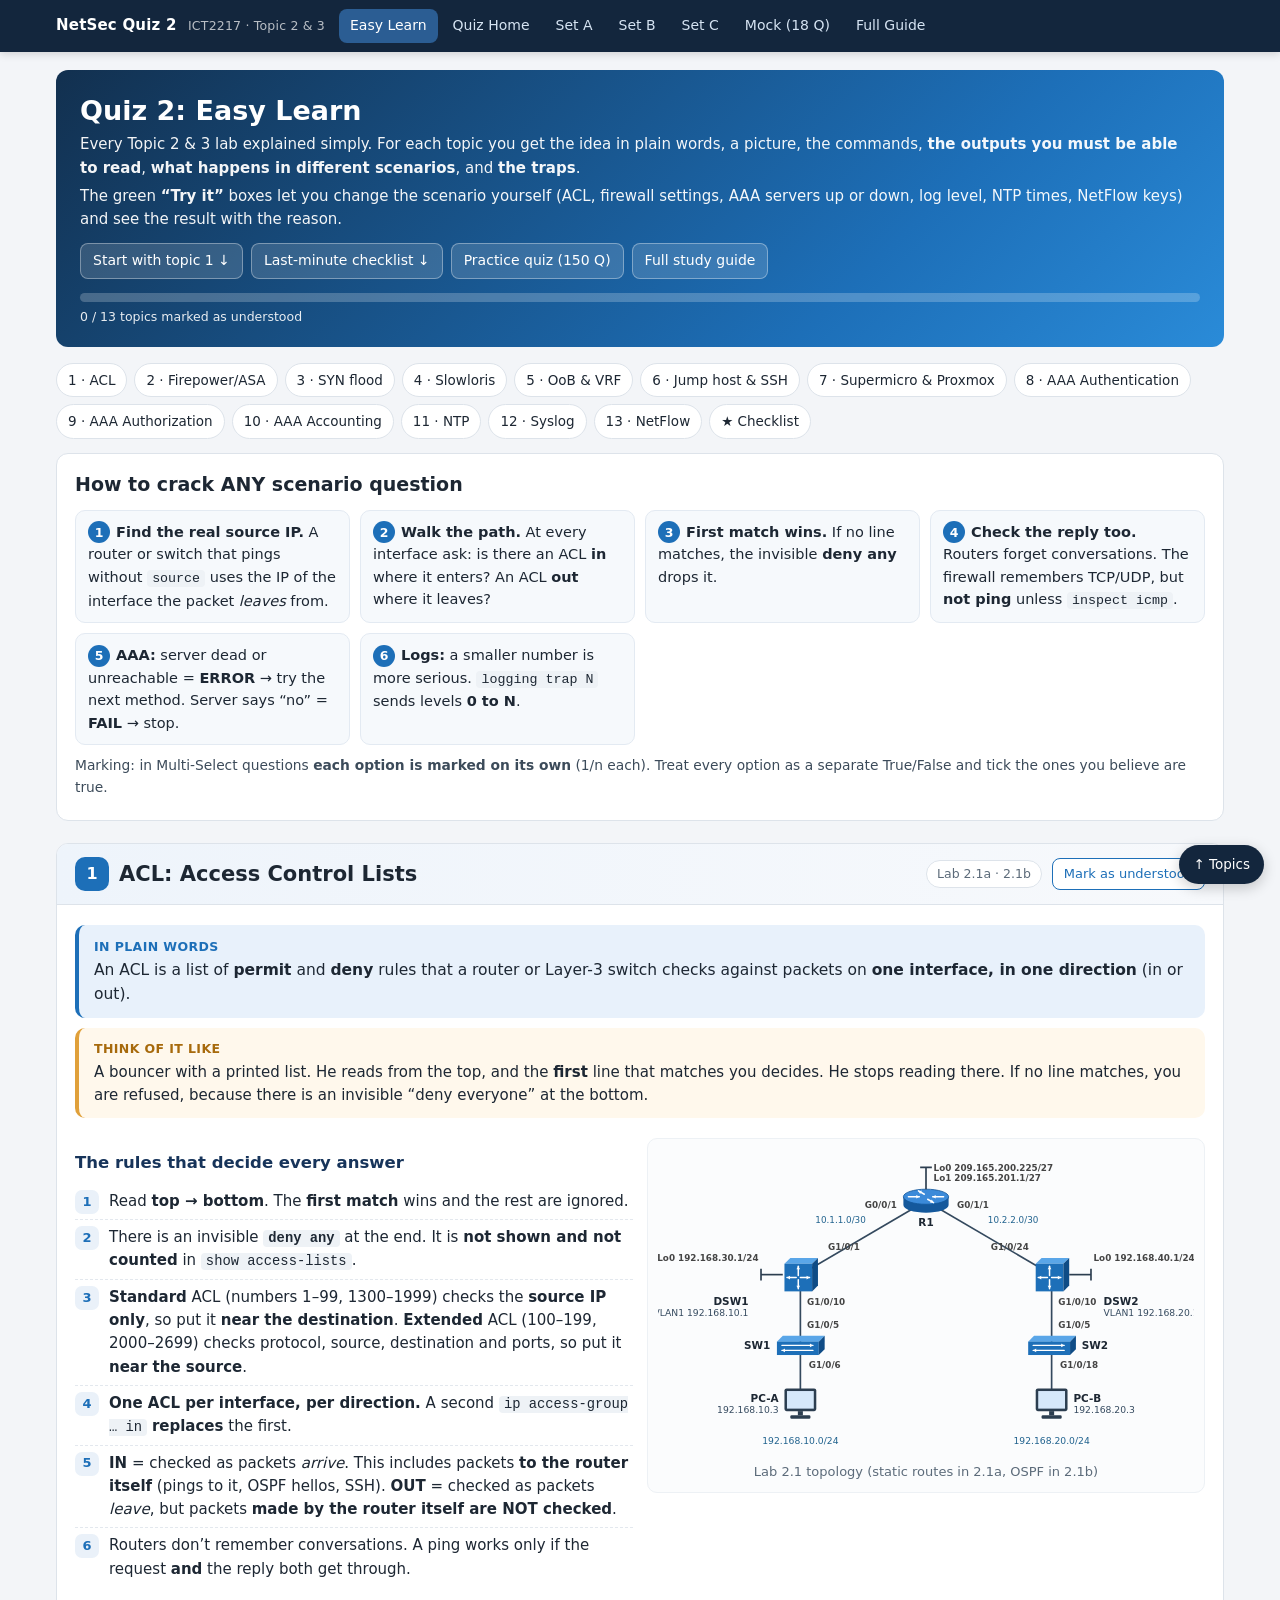
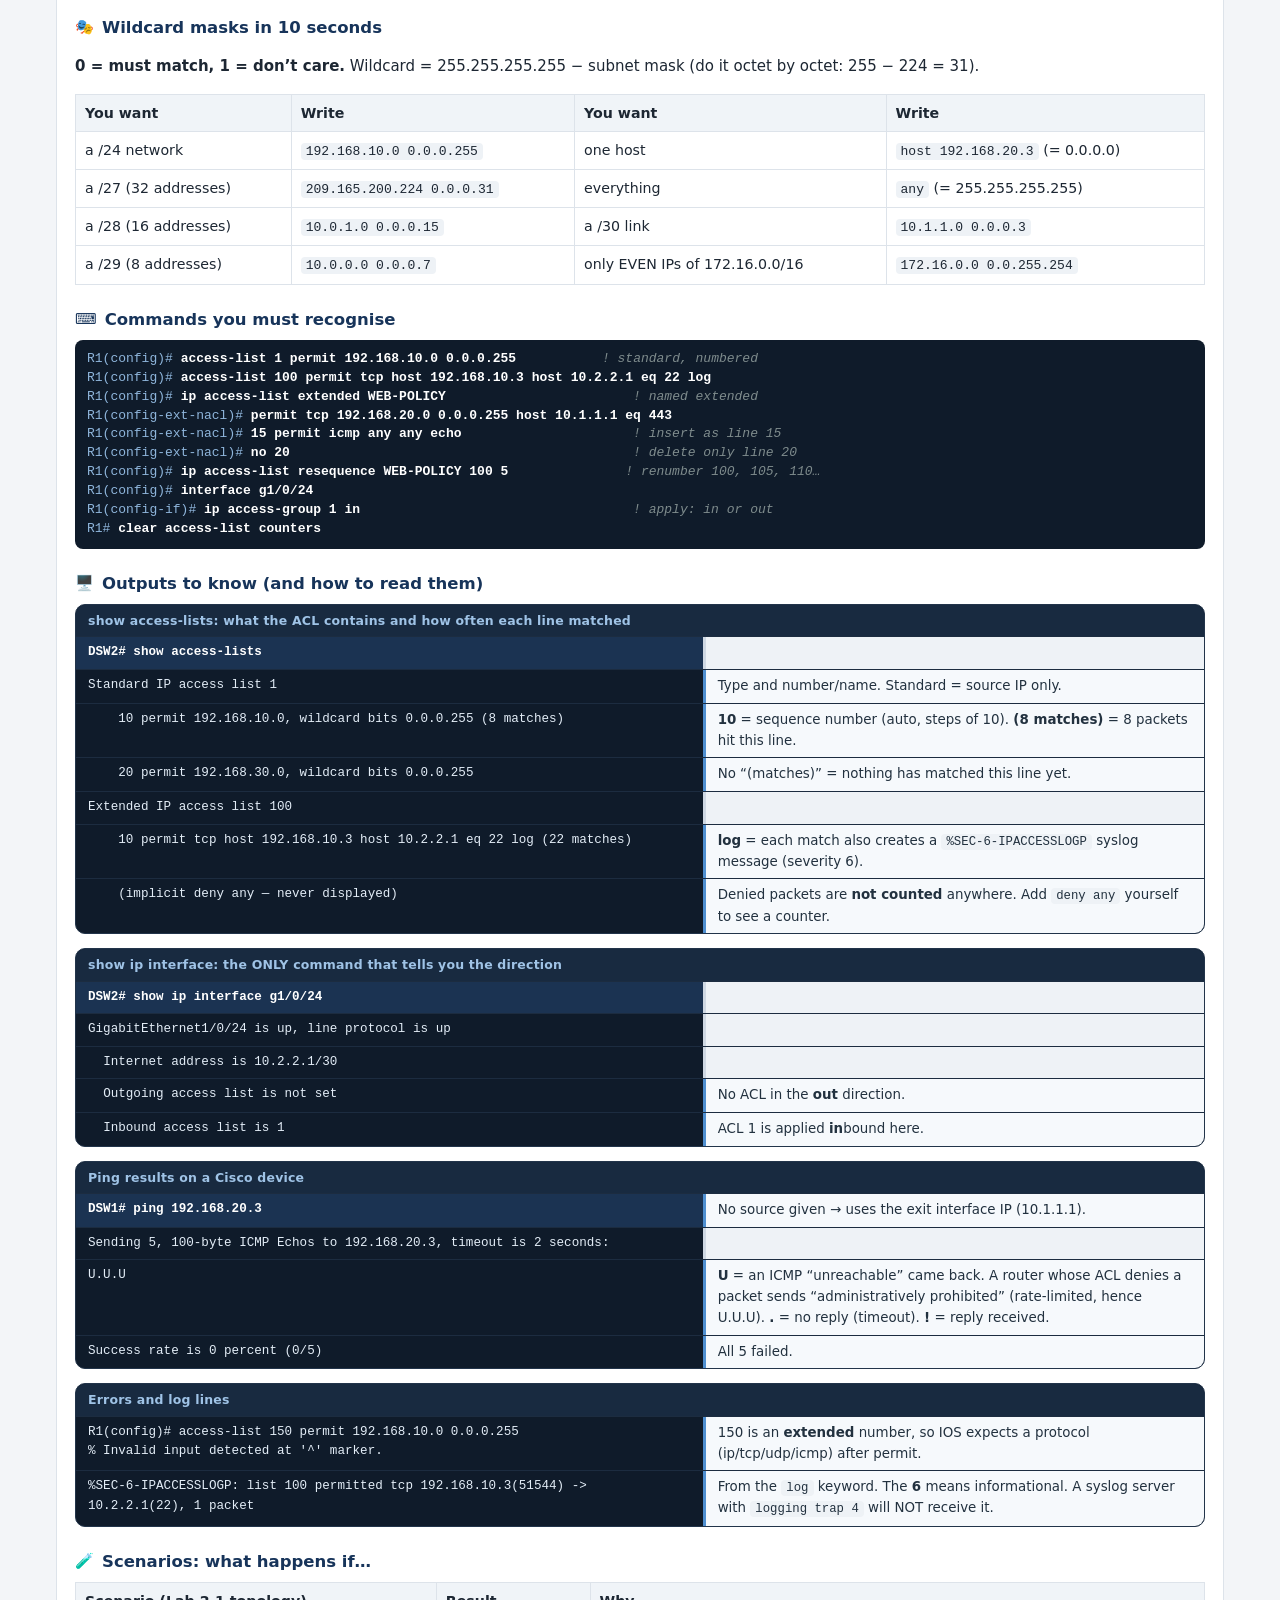
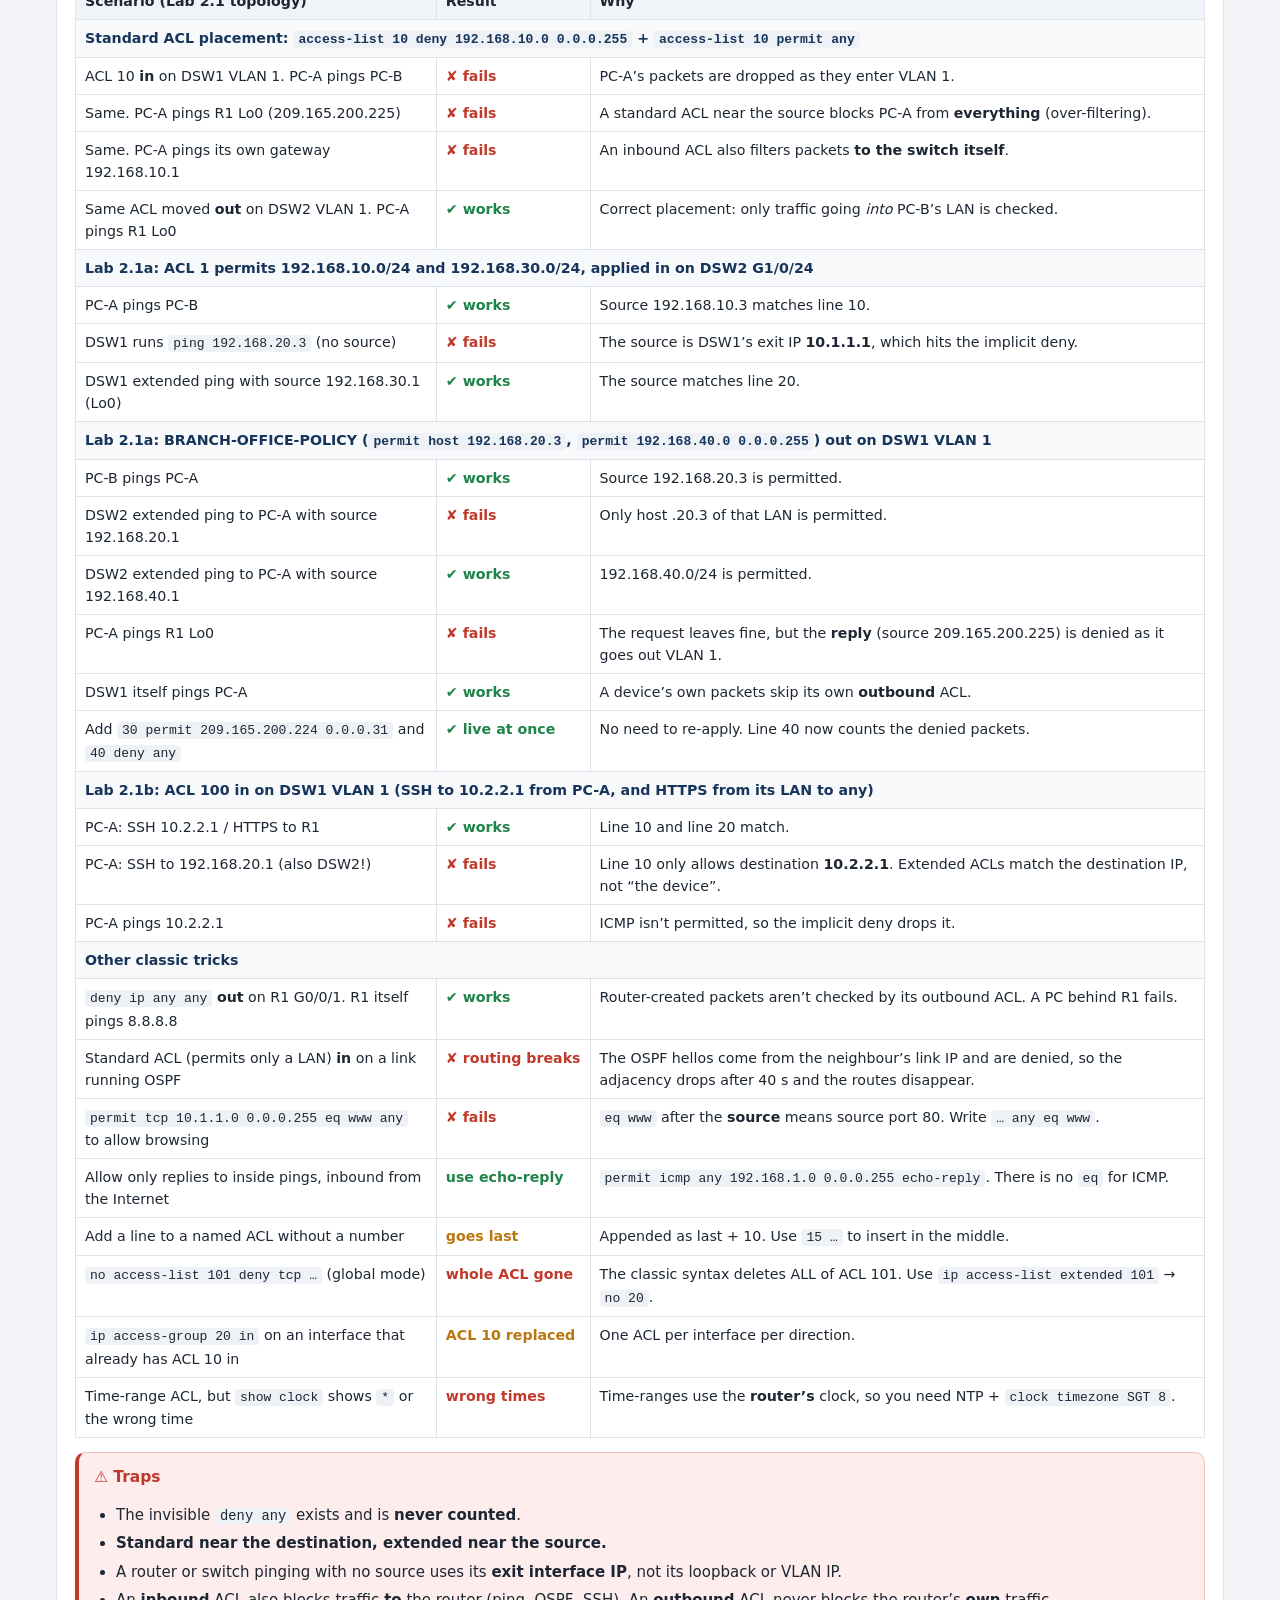
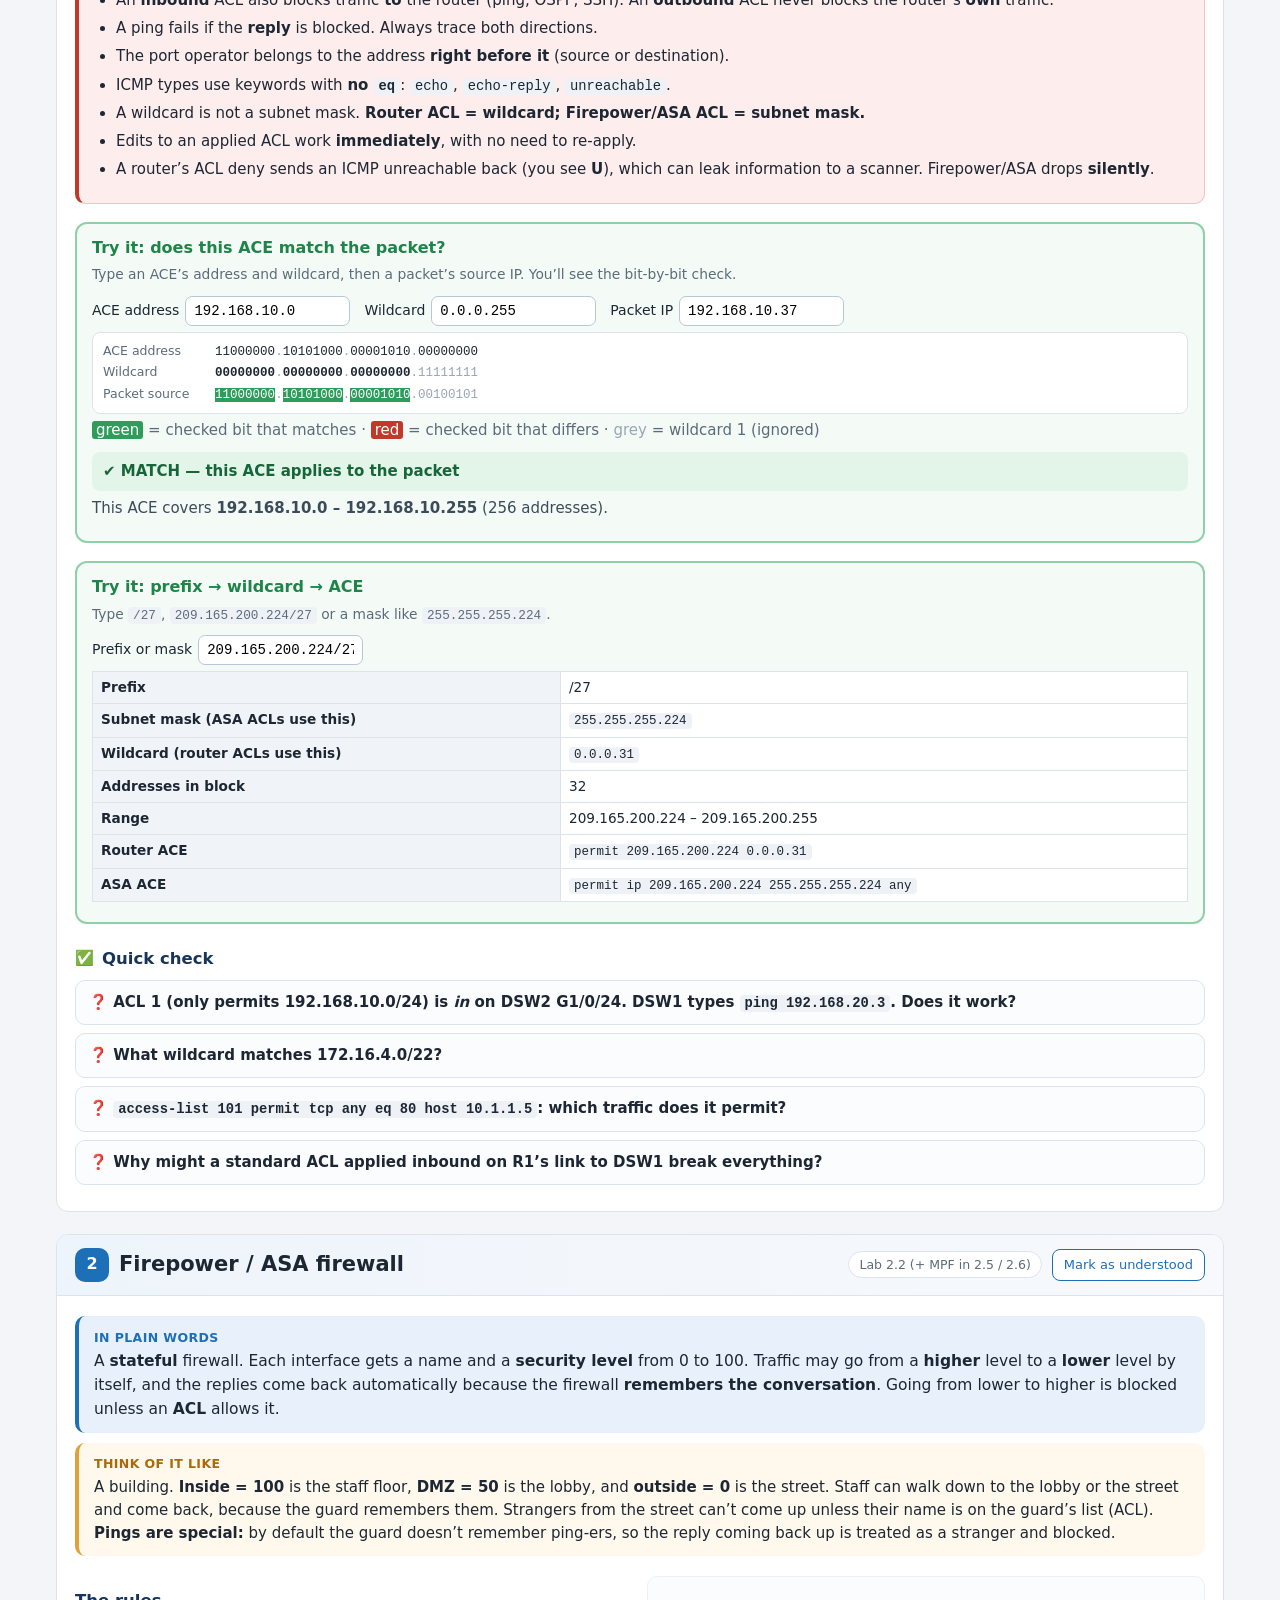
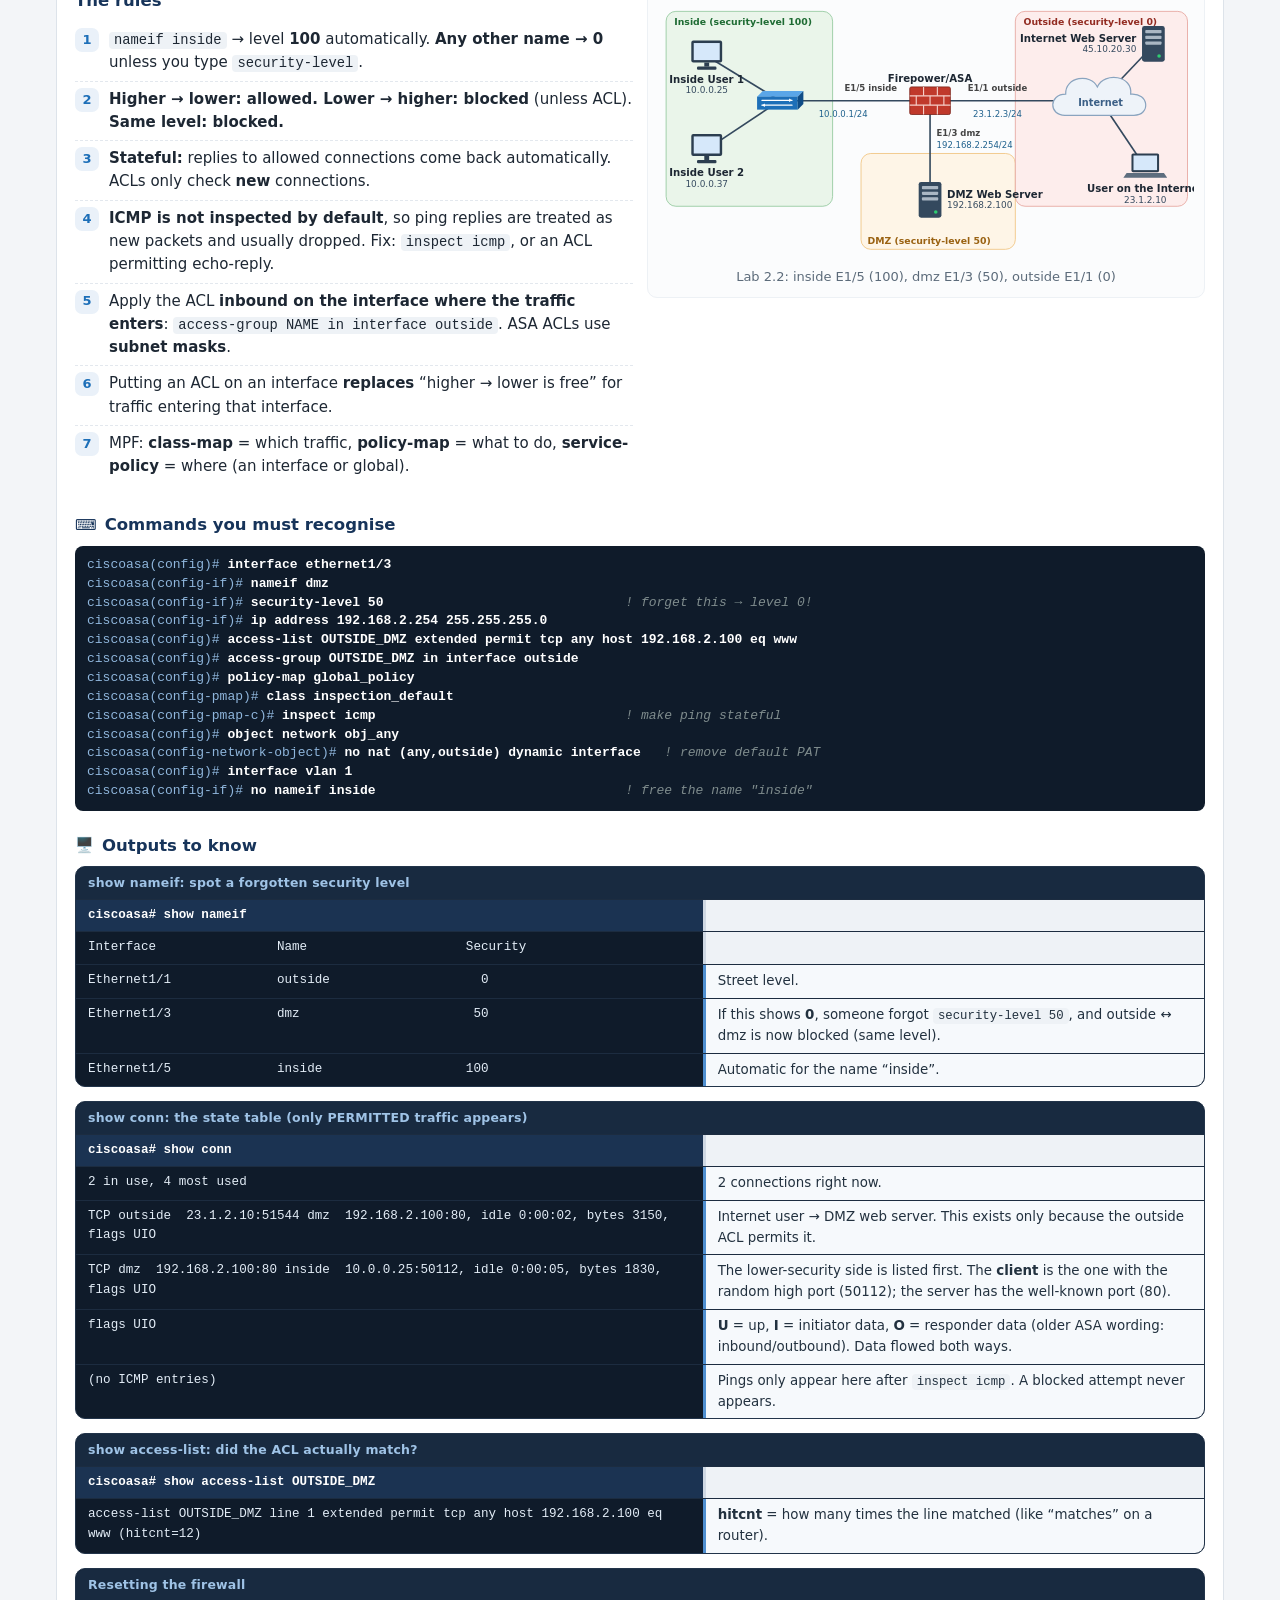
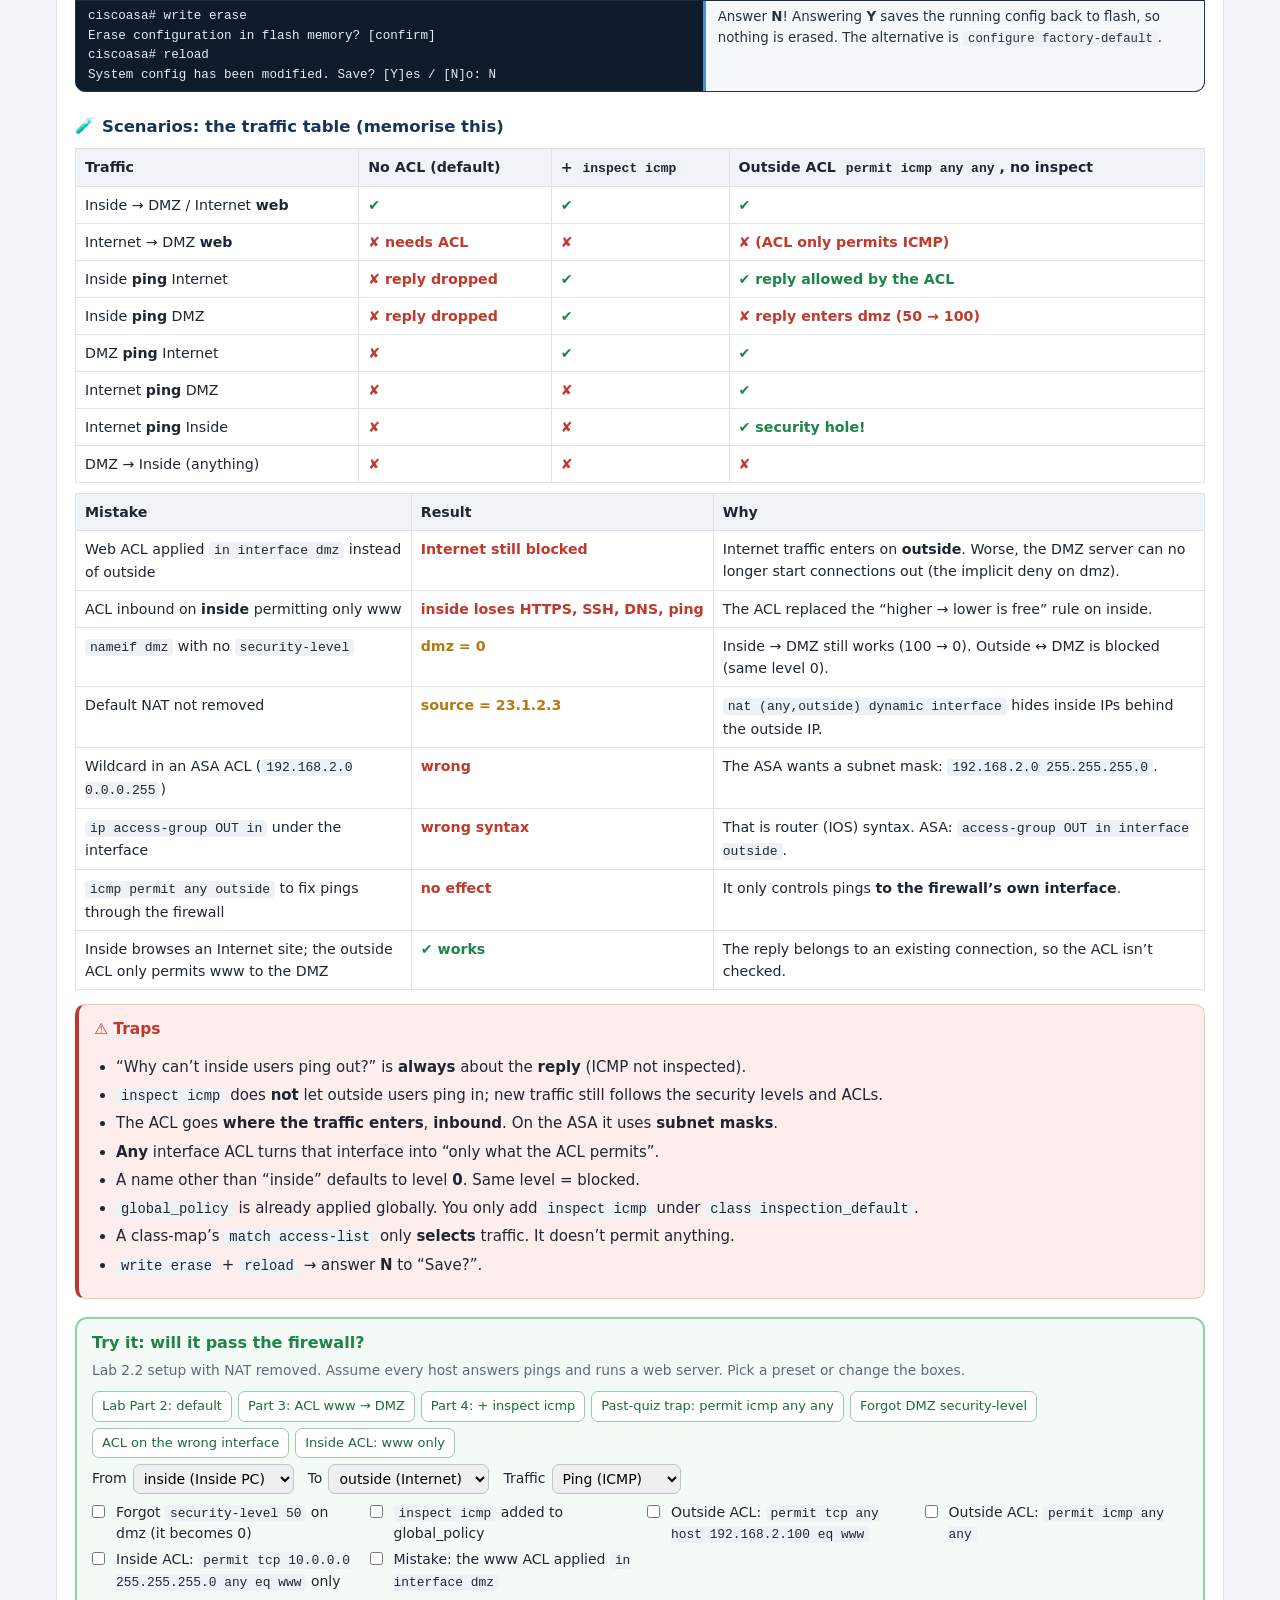
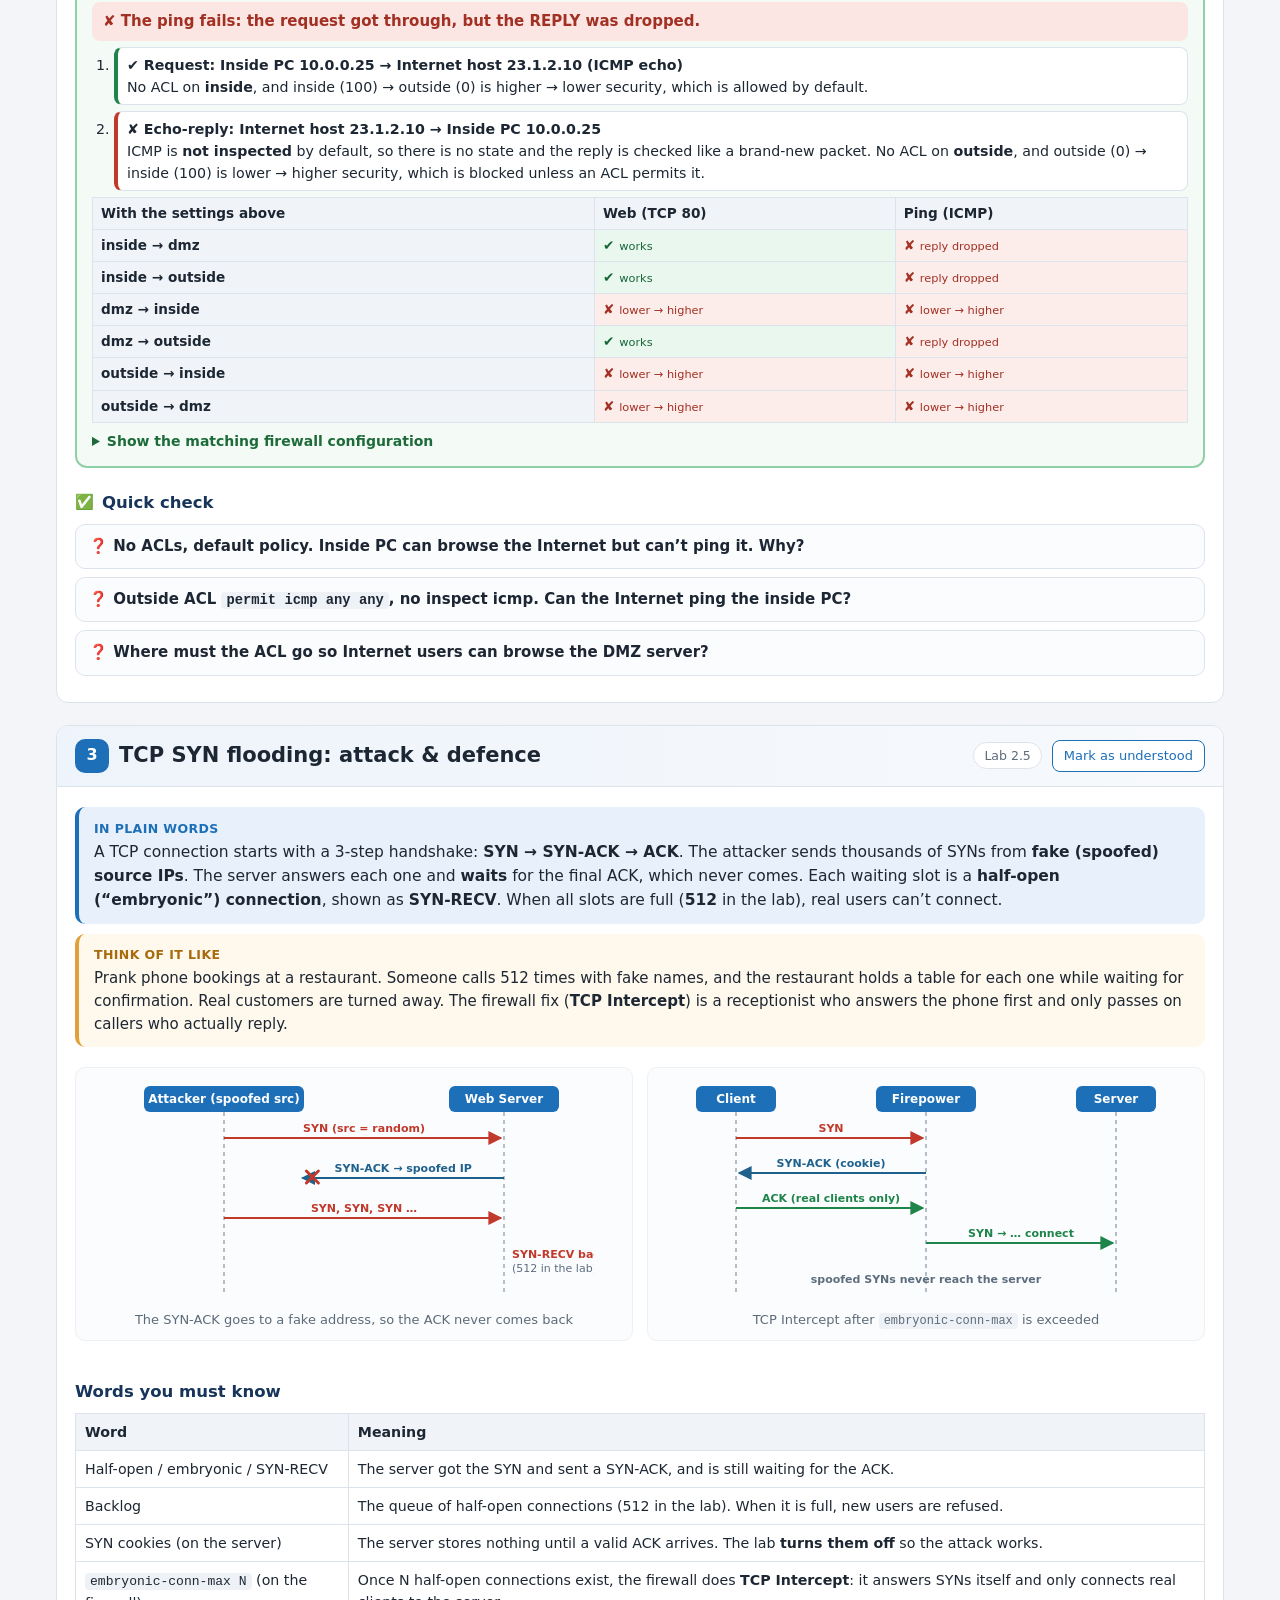
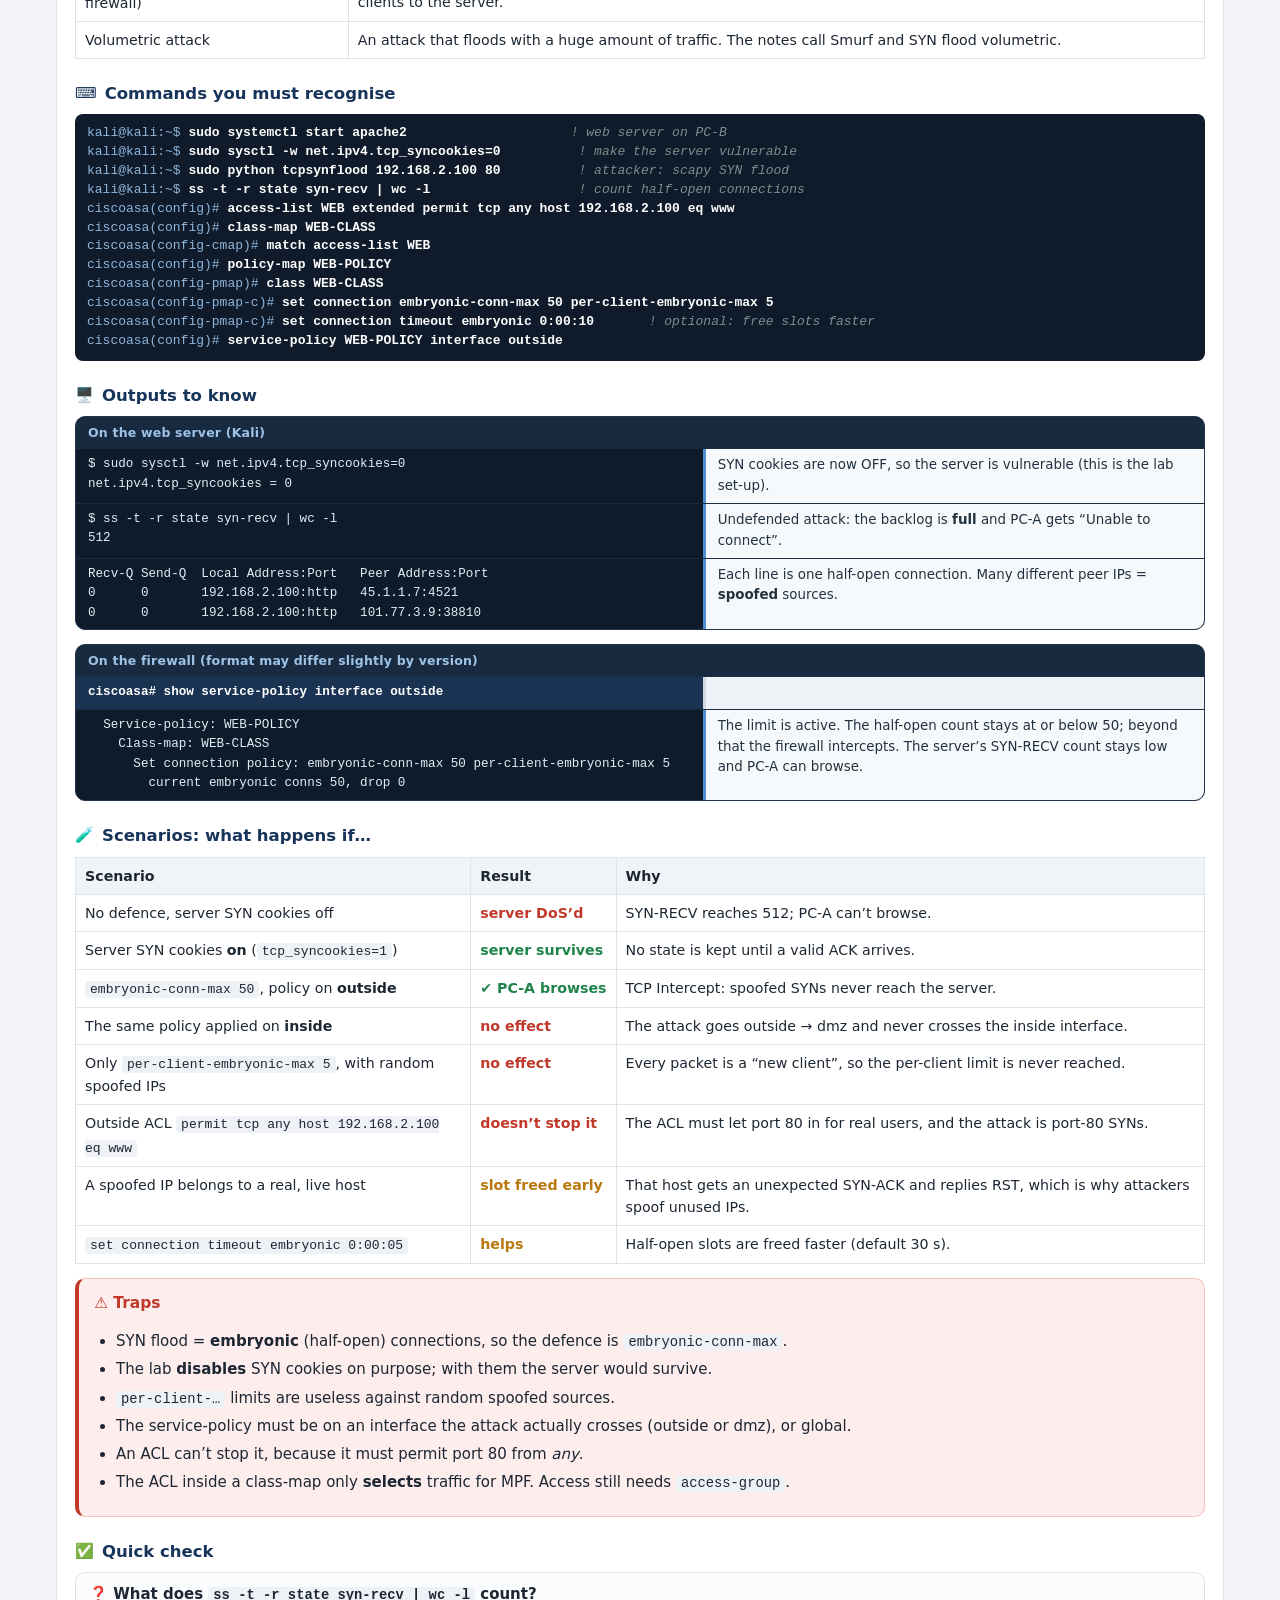
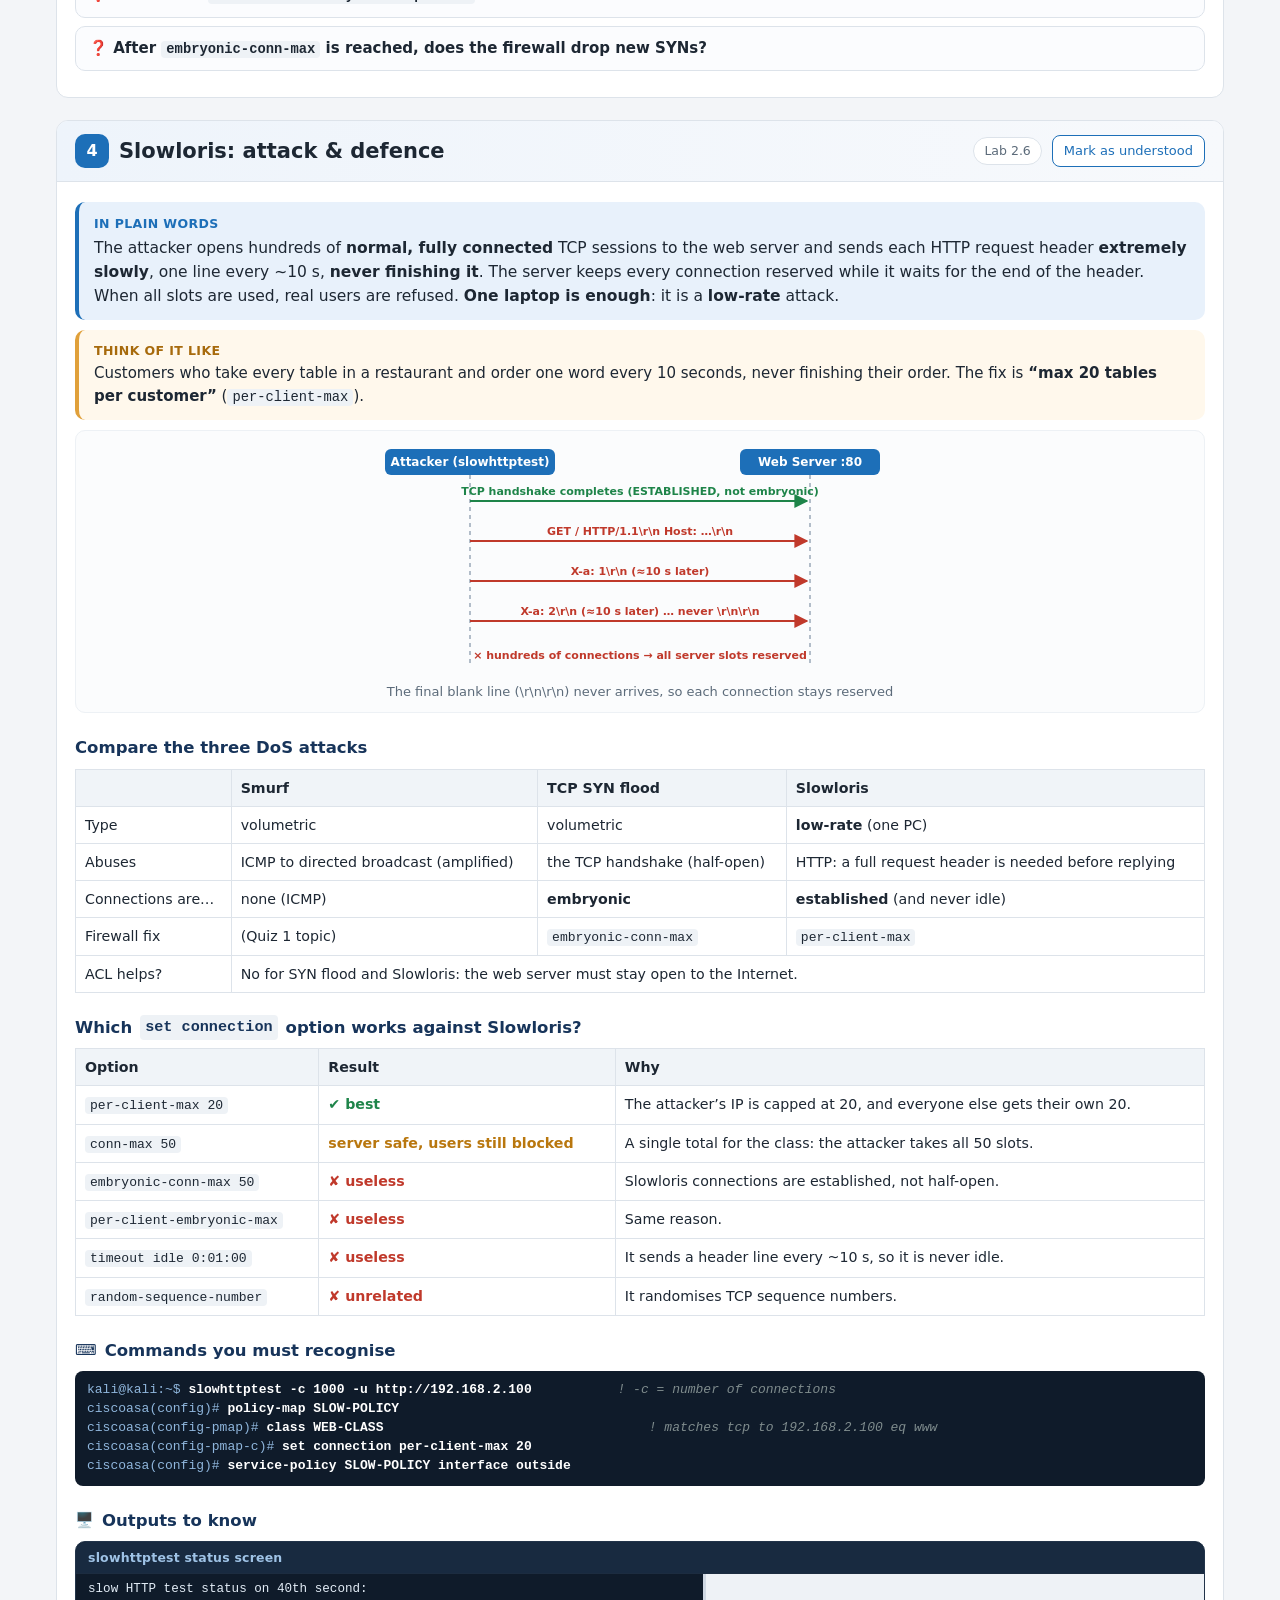
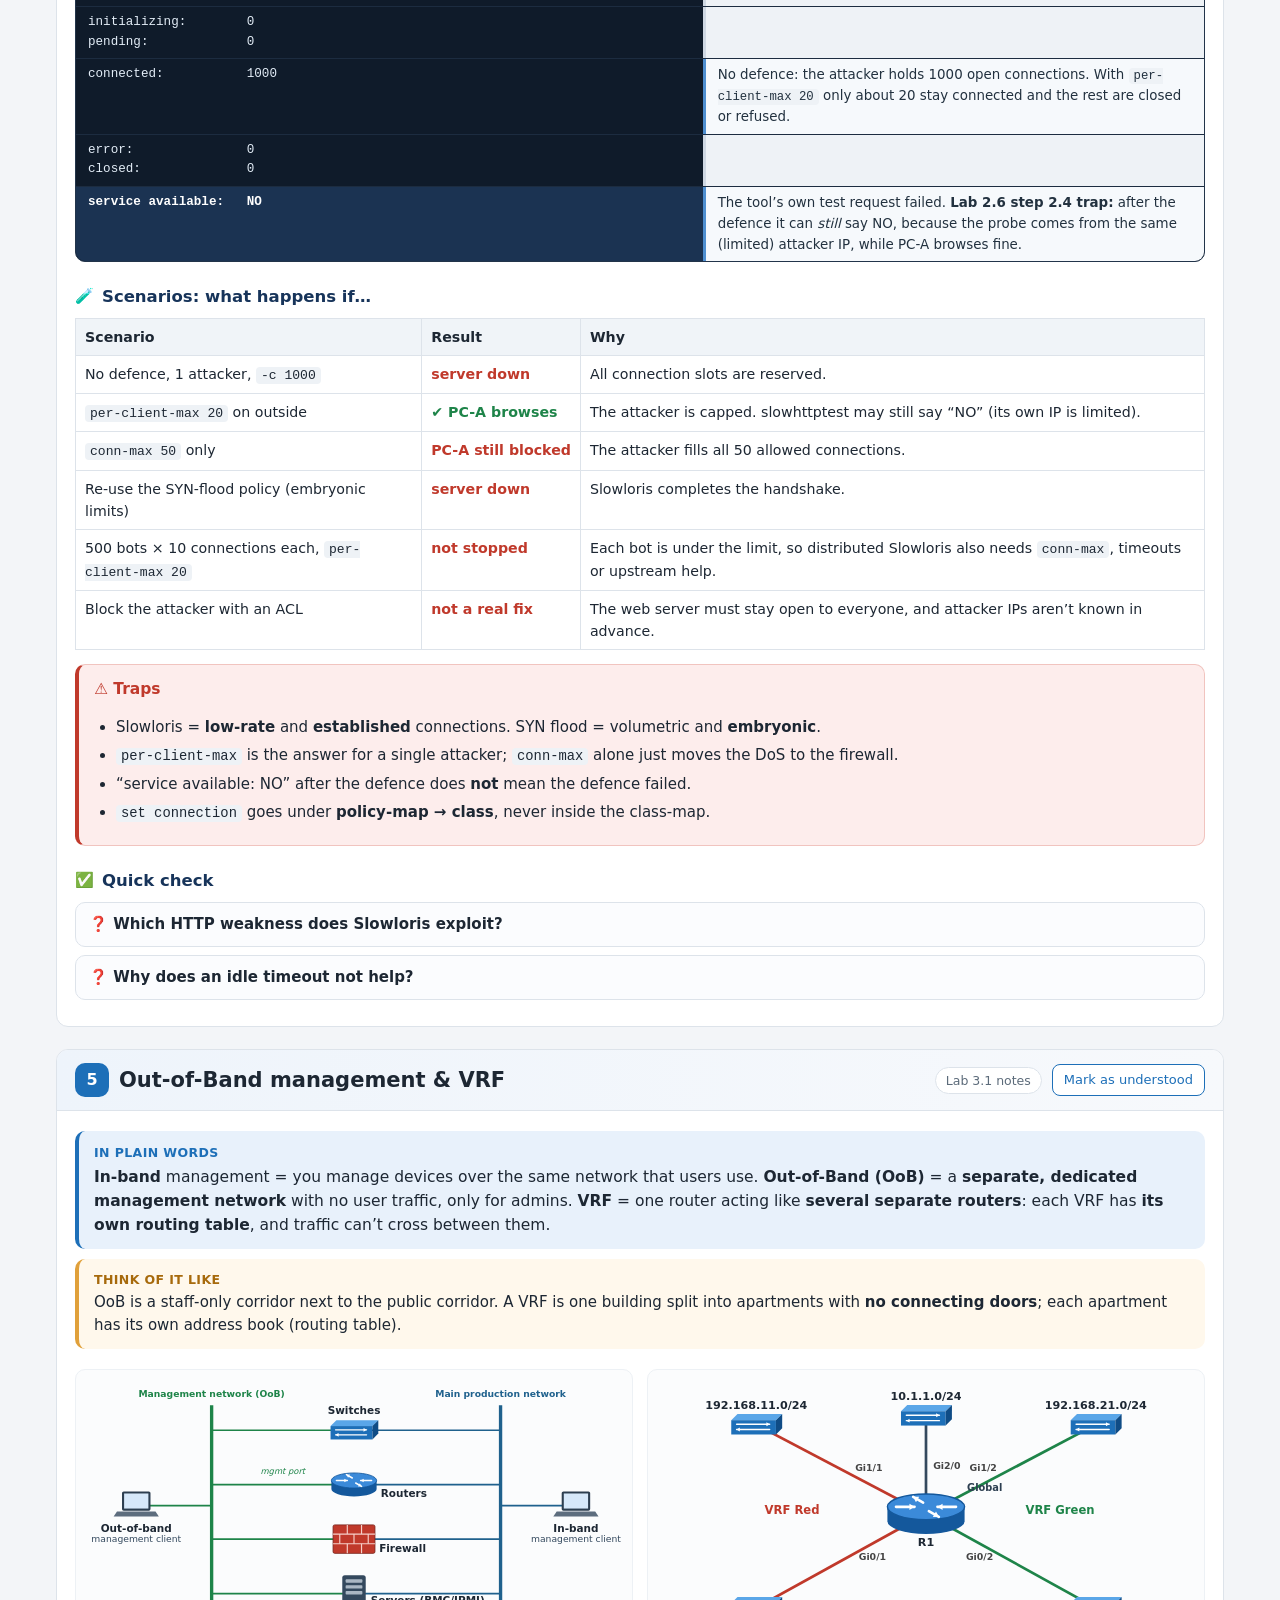
<file: src/index.html>
<!DOCTYPE html>
<html lang="en">
<head>
<meta charset="utf-8">
<meta name="viewport" content="width=device-width, initial-scale=1">
<title>Quiz 2 Easy Learn</title>
<link rel="stylesheet" href="../assets/app.css">
<link rel="stylesheet" href="../assets/learn.css">
</head>
<body>
<header class="topbar"><div class="inner">
  <div class="brand">NetSec Quiz 2 <small>ICT2217 · Topic 2 &amp; 3</small></div>
  <nav class="nav">
    <a href="index.html" class="active">Easy Learn</a>
    <a href="quiz.html#home">Quiz Home</a>
    <a href="quiz.html#A">Set A</a>
    <a href="quiz.html#B">Set B</a>
    <a href="quiz.html#C">Set C</a>
    <a href="quiz.html#mock">Mock (18 Q)</a>
    <a href="guide.html">Full Guide</a>
  </nav>
</div></header>

<main class="wrap" id="top">

<div class="hero2">
  <h1>Quiz 2: Easy Learn</h1>
  <p>Every Topic 2 &amp; 3 lab explained simply. For each topic you get the idea in plain words, a picture, the commands, <b>the outputs you must be able to read</b>, <b>what happens in different scenarios</b>, and <b>the traps</b>.</p>
  <p>The green <b>“Try it”</b> boxes let you change the scenario yourself (ACL, firewall settings, AAA servers up or down, log level, NTP times, NetFlow keys) and see the result with the reason.</p>
  <div class="links"><a href="#t-acl">Start with topic 1 ↓</a><a href="#t-check">Last-minute checklist ↓</a><a href="quiz.html#A">Practice quiz (150 Q)</a><a href="guide.html">Full study guide</a></div>
  <div class="progress"><div class="track"><div id="progress-bar"></div></div><small id="progress-txt"></small></div>
</div>

<nav class="chips" id="topics" aria-label="Topics">
  <a href="#t-acl">1 · ACL</a><a href="#t-asa">2 · Firepower/ASA</a><a href="#t-syn">3 · SYN flood</a><a href="#t-slow">4 · Slowloris</a>
  <a href="#t-oob">5 · OoB &amp; VRF</a><a href="#t-ssh">6 · Jump host &amp; SSH</a><a href="#t-srv">7 · Supermicro &amp; Proxmox</a>
  <a href="#t-authn">8 · AAA Authentication</a><a href="#t-authz">9 · AAA Authorization</a><a href="#t-acct">10 · AAA Accounting</a>
  <a href="#t-ntp">11 · NTP</a><a href="#t-syslog">12 · Syslog</a><a href="#t-nf">13 · NetFlow</a><a href="#t-check">★ Checklist</a>
</nav>

<div class="card">
  <h2>How to crack ANY scenario question</h2>
  <div class="four">
    <div><b class="n">1</b><b>Find the real source IP.</b> A router or switch that pings without <code>source</code> uses the IP of the interface the packet <i>leaves</i> from.</div>
    <div><b class="n">2</b><b>Walk the path.</b> At every interface ask: is there an ACL <b>in</b> where it enters? An ACL <b>out</b> where it leaves?</div>
    <div><b class="n">3</b><b>First match wins.</b> If no line matches, the invisible <b>deny any</b> drops it.</div>
    <div><b class="n">4</b><b>Check the reply too.</b> Routers forget conversations. The firewall remembers TCP/UDP, but <b>not ping</b> unless <code>inspect icmp</code>.</div>
    <div><b class="n">5</b><b>AAA:</b> server dead or unreachable = <b>ERROR</b> → try the next method. Server says “no” = <b>FAIL</b> → stop.</div>
    <div><b class="n">6</b><b>Logs:</b> a smaller number is more serious. <code>logging trap N</code> sends levels <b>0 to N</b>.</div>
  </div>
  <p class="note" style="margin-top:10px">Marking: in Multi-Select questions <b>each option is marked on its own</b> (1/n each). Treat every option as a separate True/False and tick the ones you believe are true.</p>
</div>

<!-- =====================================================================
     1. ACL
     ===================================================================== -->
<section class="topic" id="t-acl" data-topic="acl">
<div class="t-head"><span class="num">1</span><h2>ACL: Access Control Lists</h2><span class="lab">Lab 2.1a · 2.1b</span><button class="done-btn">Mark as understood</button></div>
<div class="t-body">
<div class="plain"><b class="k">In plain words</b>An ACL is a list of <b>permit</b> and <b>deny</b> rules that a router or Layer-3 switch checks against packets on <b>one interface, in one direction</b> (in or out).</div>
<div class="analogy"><b class="k">Think of it like</b>A bouncer with a printed list. He reads from the top, and the <b>first</b> line that matches you decides. He stops reading there. If no line matches, you are refused, because there is an invisible “deny everyone” at the bottom.</div>

<div class="grid2">
<div>
<h3>The rules that decide every answer</h3>
<ol class="rules">
<li>Read <b>top → bottom</b>. The <b>first match</b> wins and the rest are ignored.</li>
<li>There is an invisible <b><code>deny any</code></b> at the end. It is <b>not shown and not counted</b> in <code>show access-lists</code>.</li>
<li><b>Standard</b> ACL (numbers 1–99, 1300–1999) checks the <b>source IP only</b>, so put it <b>near the destination</b>. <b>Extended</b> ACL (100–199, 2000–2699) checks protocol, source, destination and ports, so put it <b>near the source</b>.</li>
<li><b>One ACL per interface, per direction.</b> A second <code>ip access-group … in</code> <b>replaces</b> the first.</li>
<li><b>IN</b> = checked as packets <i>arrive</i>. This includes packets <b>to the router itself</b> (pings to it, OSPF hellos, SSH). <b>OUT</b> = checked as packets <i>leave</i>, but packets <b>made by the router itself are NOT checked</b>.</li>
<li>Routers don’t remember conversations. A ping works only if the request <b>and</b> the reply both get through.</li>
</ol>
</div>
<figure class="dg" data-dg="aclLab" data-opts='{"lo1":true}'><figcaption>Lab 2.1 topology (static routes in 2.1a, OSPF in 2.1b)</figcaption></figure>
</div>

<h3><span class="ico">🎭</span> Wildcard masks in 10 seconds</h3>
<p><b>0 = must match, 1 = don’t care.</b> Wildcard = 255.255.255.255 − subnet mask (do it octet by octet: 255 − 224 = 31).</p>
<table class="t"><tr><th>You want</th><th>Write</th><th>You want</th><th>Write</th></tr>
<tr><td>a /24 network</td><td><code>192.168.10.0 0.0.0.255</code></td><td>one host</td><td><code>host 192.168.20.3</code> (= 0.0.0.0)</td></tr>
<tr><td>a /27 (32 addresses)</td><td><code>209.165.200.224 0.0.0.31</code></td><td>everything</td><td><code>any</code> (= 255.255.255.255)</td></tr>
<tr><td>a /28 (16 addresses)</td><td><code>10.0.1.0 0.0.0.15</code></td><td>a /30 link</td><td><code>10.1.1.0 0.0.0.3</code></td></tr>
<tr><td>a /29 (8 addresses)</td><td><code>10.0.0.0 0.0.0.7</code></td><td>only EVEN IPs of 172.16.0.0/16</td><td><code>172.16.0.0 0.0.255.254</code></td></tr></table>

<h3><span class="ico">⌨️</span> Commands you must recognise</h3>
<pre class="cli" data-cli>R1(config)# access-list 1 permit 192.168.10.0 0.0.0.255           ! standard, numbered
R1(config)# access-list 100 permit tcp host 192.168.10.3 host 10.2.2.1 eq 22 log
R1(config)# ip access-list extended WEB-POLICY                        ! named extended
R1(config-ext-nacl)# permit tcp 192.168.20.0 0.0.0.255 host 10.1.1.1 eq 443
R1(config-ext-nacl)# 15 permit icmp any any echo                      ! insert as line 15
R1(config-ext-nacl)# no 20                                            ! delete only line 20
R1(config)# ip access-list resequence WEB-POLICY 100 5               ! renumber 100, 105, 110…
R1(config)# interface g1/0/24
R1(config-if)# ip access-group 1 in                                   ! apply: in or out
R1# clear access-list counters</pre>

<h3><span class="ico">🖥️</span> Outputs to know (and how to read them)</h3>
<div class="ann"><div class="cap">show access-lists: what the ACL contains and how often each line matched</div>
<div class="row hl"><code>DSW2# show access-lists</code><span></span></div>
<div class="row"><code>Standard IP access list 1</code><span>Type and number/name. Standard = source IP only.</span></div>
<div class="row"><code>    10 permit 192.168.10.0, wildcard bits 0.0.0.255 (8 matches)</code><span><b>10</b> = sequence number (auto, steps of 10). <b>(8 matches)</b> = 8 packets hit this line.</span></div>
<div class="row"><code>    20 permit 192.168.30.0, wildcard bits 0.0.0.255</code><span>No “(matches)” = nothing has matched this line yet.</span></div>
<div class="row"><code>Extended IP access list 100</code><span></span></div>
<div class="row"><code>    10 permit tcp host 192.168.10.3 host 10.2.2.1 eq 22 log (22 matches)</code><span><b>log</b> = each match also creates a <code>%SEC-6-IPACCESSLOGP</code> syslog message (severity 6).</span></div>
<div class="row"><code>    (implicit deny any — never displayed)</code><span>Denied packets are <b>not counted</b> anywhere. Add <code>deny any</code> yourself to see a counter.</span></div>
</div>
<div class="ann"><div class="cap">show ip interface: the ONLY command that tells you the direction</div>
<div class="row hl"><code>DSW2# show ip interface g1/0/24</code><span></span></div>
<div class="row"><code>GigabitEthernet1/0/24 is up, line protocol is up</code><span></span></div>
<div class="row"><code>  Internet address is 10.2.2.1/30</code><span></span></div>
<div class="row"><code>  Outgoing access list is not set</code><span>No ACL in the <b>out</b> direction.</span></div>
<div class="row"><code>  Inbound access list is 1</code><span>ACL 1 is applied <b>in</b>bound here.</span></div>
</div>
<div class="ann"><div class="cap">Ping results on a Cisco device</div>
<div class="row hl"><code>DSW1# ping 192.168.20.3</code><span>No source given → uses the exit interface IP (10.1.1.1).</span></div>
<div class="row"><code>Sending 5, 100-byte ICMP Echos to 192.168.20.3, timeout is 2 seconds:</code><span></span></div>
<div class="row"><code>U.U.U</code><span><b>U</b> = an ICMP “unreachable” came back. A router whose ACL denies a packet sends “administratively prohibited” (rate-limited, hence U.U.U). <b>.</b> = no reply (timeout). <b>!</b> = reply received.</span></div>
<div class="row"><code>Success rate is 0 percent (0/5)</code><span>All 5 failed.</span></div>
</div>
<div class="ann"><div class="cap">Errors and log lines</div>
<div class="row"><code>R1(config)# access-list 150 permit 192.168.10.0 0.0.0.255
% Invalid input detected at '^' marker.</code><span>150 is an <b>extended</b> number, so IOS expects a protocol (ip/tcp/udp/icmp) after permit.</span></div>
<div class="row"><code>%SEC-6-IPACCESSLOGP: list 100 permitted tcp 192.168.10.3(51544) -&gt; 10.2.2.1(22), 1 packet</code><span>From the <code>log</code> keyword. The <b>6</b> means informational. A syslog server with <code>logging trap 4</code> will NOT receive it.</span></div>
</div>

<h3><span class="ico">🧪</span> Scenarios: what happens if…</h3>
<table class="t scen"><tr><th>Scenario (Lab 2.1 topology)</th><th>Result</th><th>Why</th></tr>
<tr class="hd"><td colspan="3">Standard ACL placement: <code>access-list 10 deny 192.168.10.0 0.0.0.255</code> + <code>access-list 10 permit any</code></td></tr>
<tr><td>ACL 10 <b>in</b> on DSW1 VLAN 1. PC-A pings PC-B</td><td class="r-ko">✘ fails</td><td>PC-A’s packets are dropped as they enter VLAN 1.</td></tr>
<tr><td>Same. PC-A pings R1 Lo0 (209.165.200.225)</td><td class="r-ko">✘ fails</td><td>A standard ACL near the source blocks PC-A from <b>everything</b> (over-filtering).</td></tr>
<tr><td>Same. PC-A pings its own gateway 192.168.10.1</td><td class="r-ko">✘ fails</td><td>An inbound ACL also filters packets <b>to the switch itself</b>.</td></tr>
<tr><td>Same ACL moved <b>out</b> on DSW2 VLAN 1. PC-A pings R1 Lo0</td><td class="r-ok">✔ works</td><td>Correct placement: only traffic going <i>into</i> PC-B’s LAN is checked.</td></tr>
<tr class="hd"><td colspan="3">Lab 2.1a: ACL 1 permits 192.168.10.0/24 and 192.168.30.0/24, applied <b>in</b> on DSW2 G1/0/24</td></tr>
<tr><td>PC-A pings PC-B</td><td class="r-ok">✔ works</td><td>Source 192.168.10.3 matches line 10.</td></tr>
<tr><td>DSW1 runs <code>ping 192.168.20.3</code> (no source)</td><td class="r-ko">✘ fails</td><td>The source is DSW1’s exit IP <b>10.1.1.1</b>, which hits the implicit deny.</td></tr>
<tr><td>DSW1 extended ping with source 192.168.30.1 (Lo0)</td><td class="r-ok">✔ works</td><td>The source matches line 20.</td></tr>
<tr class="hd"><td colspan="3">Lab 2.1a: BRANCH-OFFICE-POLICY (<code>permit host 192.168.20.3</code>, <code>permit 192.168.40.0 0.0.0.255</code>) <b>out</b> on DSW1 VLAN 1</td></tr>
<tr><td>PC-B pings PC-A</td><td class="r-ok">✔ works</td><td>Source 192.168.20.3 is permitted.</td></tr>
<tr><td>DSW2 extended ping to PC-A with source 192.168.20.1</td><td class="r-ko">✘ fails</td><td>Only host .20.3 of that LAN is permitted.</td></tr>
<tr><td>DSW2 extended ping to PC-A with source 192.168.40.1</td><td class="r-ok">✔ works</td><td>192.168.40.0/24 is permitted.</td></tr>
<tr><td>PC-A pings R1 Lo0</td><td class="r-ko">✘ fails</td><td>The request leaves fine, but the <b>reply</b> (source 209.165.200.225) is denied as it goes out VLAN 1.</td></tr>
<tr><td>DSW1 itself pings PC-A</td><td class="r-ok">✔ works</td><td>A device’s own packets skip its own <b>outbound</b> ACL.</td></tr>
<tr><td>Add <code>30 permit 209.165.200.224 0.0.0.31</code> and <code>40 deny any</code></td><td class="r-ok">✔ live at once</td><td>No need to re-apply. Line 40 now counts the denied packets.</td></tr>
<tr class="hd"><td colspan="3">Lab 2.1b: ACL 100 <b>in</b> on DSW1 VLAN 1 (SSH to 10.2.2.1 from PC-A, and HTTPS from its LAN to any)</td></tr>
<tr><td>PC-A: SSH 10.2.2.1 / HTTPS to R1</td><td class="r-ok">✔ works</td><td>Line 10 and line 20 match.</td></tr>
<tr><td>PC-A: SSH to 192.168.20.1 (also DSW2!)</td><td class="r-ko">✘ fails</td><td>Line 10 only allows destination <b>10.2.2.1</b>. Extended ACLs match the destination IP, not “the device”.</td></tr>
<tr><td>PC-A pings 10.2.2.1</td><td class="r-ko">✘ fails</td><td>ICMP isn’t permitted, so the implicit deny drops it.</td></tr>
<tr class="hd"><td colspan="3">Other classic tricks</td></tr>
<tr><td><code>deny ip any any</code> <b>out</b> on R1 G0/0/1. R1 itself pings 8.8.8.8</td><td class="r-ok">✔ works</td><td>Router-created packets aren’t checked by its outbound ACL. A PC behind R1 fails.</td></tr>
<tr><td>Standard ACL (permits only a LAN) <b>in</b> on a link running OSPF</td><td class="r-ko">✘ routing breaks</td><td>The OSPF hellos come from the neighbour’s link IP and are denied, so the adjacency drops after 40 s and the routes disappear.</td></tr>
<tr><td><code>permit tcp 10.1.1.0 0.0.0.255 eq www any</code> to allow browsing</td><td class="r-ko">✘ fails</td><td><code>eq www</code> after the <b>source</b> means source port 80. Write <code>… any eq www</code>.</td></tr>
<tr><td>Allow only replies to inside pings, inbound from the Internet</td><td class="r-ok">use echo-reply</td><td><code>permit icmp any 192.168.1.0 0.0.0.255 echo-reply</code>. There is no <code>eq</code> for ICMP.</td></tr>
<tr><td>Add a line to a named ACL without a number</td><td class="r-mid">goes last</td><td>Appended as last + 10. Use <code>15 …</code> to insert in the middle.</td></tr>
<tr><td><code>no access-list 101 deny tcp …</code> (global mode)</td><td class="r-ko">whole ACL gone</td><td>The classic syntax deletes ALL of ACL 101. Use <code>ip access-list extended 101</code> → <code>no 20</code>.</td></tr>
<tr><td><code>ip access-group 20 in</code> on an interface that already has ACL 10 in</td><td class="r-mid">ACL 10 replaced</td><td>One ACL per interface per direction.</td></tr>
<tr><td>Time-range ACL, but <code>show clock</code> shows <code>*</code> or the wrong time</td><td class="r-ko">wrong times</td><td>Time-ranges use the <b>router’s</b> clock, so you need NTP + <code>clock timezone SGT 8</code>.</td></tr>
</table>

<div class="traps"><h4>⚠ Traps</h4><ul>
<li>The invisible <code>deny any</code> exists and is <b>never counted</b>.</li>
<li><b>Standard near the destination, extended near the source.</b></li>
<li>A router or switch pinging with no source uses its <b>exit interface IP</b>, not its loopback or VLAN IP.</li>
<li>An <b>inbound</b> ACL also blocks traffic <b>to</b> the router (ping, OSPF, SSH). An <b>outbound</b> ACL never blocks the router’s <b>own</b> traffic.</li>
<li>A ping fails if the <b>reply</b> is blocked. Always trace both directions.</li>
<li>The port operator belongs to the address <b>right before it</b> (source or destination).</li>
<li>ICMP types use keywords with <b>no <code>eq</code></b>: <code>echo</code>, <code>echo-reply</code>, <code>unreachable</code>.</li>
<li>A wildcard is not a subnet mask. <b>Router ACL = wildcard; Firepower/ASA ACL = subnet mask.</b></li>
<li>Edits to an applied ACL work <b>immediately</b>, with no need to re-apply.</li>
<li>A router’s ACL deny sends an ICMP unreachable back (you see <b>U</b>), which can leak information to a scanner. Firepower/ASA drops <b>silently</b>.</li>
</ul></div>

<div class="tool" id="tool-wc"><h4>Try it: does this ACE match the packet?</h4>
<p class="sub">Type an ACE’s address and wildcard, then a packet’s source IP. You’ll see the bit-by-bit check.</p>
<div class="row"><label>ACE address <input type="text" id="wc-addr" value="192.168.10.0"></label><label>Wildcard <input type="text" id="wc-wild" value="0.0.0.255"></label><label>Packet IP <input type="text" id="wc-test" value="192.168.10.37"></label></div>
<div id="wc-out"></div></div>
<div class="tool" id="tool-pf"><h4>Try it: prefix → wildcard → ACE</h4>
<p class="sub">Type <code>/27</code>, <code>209.165.200.224/27</code> or a mask like <code>255.255.255.224</code>.</p>
<div class="row"><label>Prefix or mask <input type="text" id="pf-in" value="209.165.200.224/27"></label></div>
<div id="pf-out"></div></div>

<h3><span class="ico">✅</span> Quick check</h3>
<details class="qc"><summary>ACL 1 (only permits 192.168.10.0/24) is <i>in</i> on DSW2 G1/0/24. DSW1 types <code>ping 192.168.20.3</code>. Does it work?</summary><div class="a">No. The ping’s source is DSW1’s exit interface 10.1.1.1, which isn’t permitted, so the implicit deny drops it. An extended ping with source 192.168.10.1 would work.</div></details>
<details class="qc"><summary>What wildcard matches 172.16.4.0/22?</summary><div class="a">255.255.255.255 − 255.255.252.0 = <b>0.0.3.255</b> (covers 172.16.4.0–172.16.7.255).</div></details>
<details class="qc"><summary><code>access-list 101 permit tcp any eq 80 host 10.1.1.5</code>: which traffic does it permit?</summary><div class="a">TCP coming <b>from source port 80</b> (web-server replies) to 10.1.1.5, not requests <i>to</i> a web server.</div></details>
<details class="qc"><summary>Why might a standard ACL applied inbound on R1’s link to DSW1 break everything?</summary><div class="a">It also filters OSPF hellos (to R1 itself) coming from DSW1’s link IP. The neighbour goes down after the dead timer and the routes are lost.</div></details>
</div>
</section>

<!-- =====================================================================
     2. Firepower / ASA
     ===================================================================== -->
<section class="topic" id="t-asa" data-topic="asa">
<div class="t-head"><span class="num">2</span><h2>Firepower / ASA firewall</h2><span class="lab">Lab 2.2 (+ MPF in 2.5 / 2.6)</span><button class="done-btn">Mark as understood</button></div>
<div class="t-body">
<div class="plain"><b class="k">In plain words</b>A <b>stateful</b> firewall. Each interface gets a name and a <b>security level</b> from 0 to 100. Traffic may go from a <b>higher</b> level to a <b>lower</b> level by itself, and the replies come back automatically because the firewall <b>remembers the conversation</b>. Going from lower to higher is blocked unless an <b>ACL</b> allows it.</div>
<div class="analogy"><b class="k">Think of it like</b>A building. <b>Inside = 100</b> is the staff floor, <b>DMZ = 50</b> is the lobby, and <b>outside = 0</b> is the street. Staff can walk down to the lobby or the street and come back, because the guard remembers them. Strangers from the street can’t come up unless their name is on the guard’s list (ACL). <b>Pings are special:</b> by default the guard doesn’t remember ping-ers, so the reply coming back up is treated as a stranger and blocked.</div>

<div class="grid2">
<div>
<h3>The rules</h3>
<ol class="rules">
<li><code>nameif inside</code> → level <b>100</b> automatically. <b>Any other name → 0</b> unless you type <code>security-level</code>.</li>
<li><b>Higher → lower: allowed. Lower → higher: blocked</b> (unless ACL). <b>Same level: blocked.</b></li>
<li><b>Stateful:</b> replies to allowed connections come back automatically. ACLs only check <b>new</b> connections.</li>
<li><b>ICMP is not inspected by default</b>, so ping replies are treated as new packets and usually dropped. Fix: <code>inspect icmp</code>, or an ACL permitting echo-reply.</li>
<li>Apply the ACL <b>inbound on the interface where the traffic enters</b>: <code>access-group NAME in interface outside</code>. ASA ACLs use <b>subnet masks</b>.</li>
<li>Putting an ACL on an interface <b>replaces</b> “higher → lower is free” for traffic entering that interface.</li>
<li>MPF: <b>class-map</b> = which traffic, <b>policy-map</b> = what to do, <b>service-policy</b> = where (an interface or global).</li>
</ol>
</div>
<figure class="dg" data-dg="asaLab"><figcaption>Lab 2.2: inside E1/5 (100), dmz E1/3 (50), outside E1/1 (0)</figcaption></figure>
</div>

<h3><span class="ico">⌨️</span> Commands you must recognise</h3>
<pre class="cli" data-cli>ciscoasa(config)# interface ethernet1/3
ciscoasa(config-if)# nameif dmz
ciscoasa(config-if)# security-level 50                               ! forget this → level 0!
ciscoasa(config-if)# ip address 192.168.2.254 255.255.255.0
ciscoasa(config)# access-list OUTSIDE_DMZ extended permit tcp any host 192.168.2.100 eq www
ciscoasa(config)# access-group OUTSIDE_DMZ in interface outside
ciscoasa(config)# policy-map global_policy
ciscoasa(config-pmap)# class inspection_default
ciscoasa(config-pmap-c)# inspect icmp                                ! make ping stateful
ciscoasa(config)# object network obj_any
ciscoasa(config-network-object)# no nat (any,outside) dynamic interface   ! remove default PAT
ciscoasa(config)# interface vlan 1
ciscoasa(config-if)# no nameif inside                                ! free the name "inside"</pre>

<h3><span class="ico">🖥️</span> Outputs to know</h3>
<div class="ann"><div class="cap">show nameif: spot a forgotten security level</div>
<div class="row hl"><code>ciscoasa# show nameif</code><span></span></div>
<div class="row"><code>Interface                Name                     Security</code><span></span></div>
<div class="row"><code>Ethernet1/1              outside                    0</code><span>Street level.</span></div>
<div class="row"><code>Ethernet1/3              dmz                       50</code><span>If this shows <b>0</b>, someone forgot <code>security-level 50</code>, and outside ↔ dmz is now blocked (same level).</span></div>
<div class="row"><code>Ethernet1/5              inside                   100</code><span>Automatic for the name “inside”.</span></div>
</div>
<div class="ann"><div class="cap">show conn: the state table (only PERMITTED traffic appears)</div>
<div class="row hl"><code>ciscoasa# show conn</code><span></span></div>
<div class="row"><code>2 in use, 4 most used</code><span>2 connections right now.</span></div>
<div class="row"><code>TCP outside  23.1.2.10:51544 dmz  192.168.2.100:80, idle 0:00:02, bytes 3150, flags UIO</code><span>Internet user → DMZ web server. This exists only because the outside ACL permits it.</span></div>
<div class="row"><code>TCP dmz  192.168.2.100:80 inside  10.0.0.25:50112, idle 0:00:05, bytes 1830, flags UIO</code><span>The lower-security side is listed first. The <b>client</b> is the one with the random high port (50112); the server has the well-known port (80).</span></div>
<div class="row"><code>flags UIO</code><span><b>U</b> = up, <b>I</b> = initiator data, <b>O</b> = responder data (older ASA wording: inbound/outbound). Data flowed both ways.</span></div>
<div class="row"><code>(no ICMP entries)</code><span>Pings only appear here after <code>inspect icmp</code>. A blocked attempt never appears.</span></div>
</div>
<div class="ann"><div class="cap">show access-list: did the ACL actually match?</div>
<div class="row hl"><code>ciscoasa# show access-list OUTSIDE_DMZ</code><span></span></div>
<div class="row"><code>access-list OUTSIDE_DMZ line 1 extended permit tcp any host 192.168.2.100 eq www (hitcnt=12)</code><span><b>hitcnt</b> = how many times the line matched (like “matches” on a router).</span></div>
</div>
<div class="ann"><div class="cap">Resetting the firewall</div>
<div class="row"><code>ciscoasa# write erase
Erase configuration in flash memory? [confirm]
ciscoasa# reload
System config has been modified. Save? [Y]es / [N]o: N</code><span>Answer <b>N</b>! Answering <b>Y</b> saves the running config back to flash, so nothing is erased. The alternative is <code>configure factory-default</code>.</span></div>
</div>

<h3><span class="ico">🧪</span> Scenarios: the traffic table (memorise this)</h3>
<table class="t scen"><tr><th>Traffic</th><th>No ACL (default)</th><th>+ <code>inspect icmp</code></th><th>Outside ACL <code>permit icmp any any</code>, no inspect</th></tr>
<tr><td>Inside → DMZ / Internet <b>web</b></td><td class="r-ok">✔</td><td class="r-ok">✔</td><td class="r-ok">✔</td></tr>
<tr><td>Internet → DMZ <b>web</b></td><td class="r-ko">✘ needs ACL</td><td class="r-ko">✘</td><td class="r-ko">✘ (ACL only permits ICMP)</td></tr>
<tr><td>Inside <b>ping</b> Internet</td><td class="r-ko">✘ reply dropped</td><td class="r-ok">✔</td><td class="r-ok">✔ reply allowed by the ACL</td></tr>
<tr><td>Inside <b>ping</b> DMZ</td><td class="r-ko">✘ reply dropped</td><td class="r-ok">✔</td><td class="r-ko">✘ reply enters dmz (50 → 100)</td></tr>
<tr><td>DMZ <b>ping</b> Internet</td><td class="r-ko">✘</td><td class="r-ok">✔</td><td class="r-ok">✔</td></tr>
<tr><td>Internet <b>ping</b> DMZ</td><td class="r-ko">✘</td><td class="r-ko">✘</td><td class="r-ok">✔</td></tr>
<tr><td>Internet <b>ping</b> Inside</td><td class="r-ko">✘</td><td class="r-ko">✘</td><td class="r-ok">✔ security hole!</td></tr>
<tr><td>DMZ → Inside (anything)</td><td class="r-ko">✘</td><td class="r-ko">✘</td><td class="r-ko">✘</td></tr></table>
<table class="t scen"><tr><th>Mistake</th><th>Result</th><th>Why</th></tr>
<tr><td>Web ACL applied <code>in interface dmz</code> instead of outside</td><td class="r-ko">Internet still blocked</td><td>Internet traffic enters on <b>outside</b>. Worse, the DMZ server can no longer start connections out (the implicit deny on dmz).</td></tr>
<tr><td>ACL inbound on <b>inside</b> permitting only www</td><td class="r-ko">inside loses HTTPS, SSH, DNS, ping</td><td>The ACL replaced the “higher → lower is free” rule on inside.</td></tr>
<tr><td><code>nameif dmz</code> with no <code>security-level</code></td><td class="r-mid">dmz = 0</td><td>Inside → DMZ still works (100 → 0). Outside ↔ DMZ is blocked (same level 0).</td></tr>
<tr><td>Default NAT not removed</td><td class="r-mid">source = 23.1.2.3</td><td><code>nat (any,outside) dynamic interface</code> hides inside IPs behind the outside IP.</td></tr>
<tr><td>Wildcard in an ASA ACL (<code>192.168.2.0 0.0.0.255</code>)</td><td class="r-ko">wrong</td><td>The ASA wants a subnet mask: <code>192.168.2.0 255.255.255.0</code>.</td></tr>
<tr><td><code>ip access-group OUT in</code> under the interface</td><td class="r-ko">wrong syntax</td><td>That is router (IOS) syntax. ASA: <code>access-group OUT in interface outside</code>.</td></tr>
<tr><td><code>icmp permit any outside</code> to fix pings through the firewall</td><td class="r-ko">no effect</td><td>It only controls pings <b>to the firewall’s own interface</b>.</td></tr>
<tr><td>Inside browses an Internet site; the outside ACL only permits www to the DMZ</td><td class="r-ok">✔ works</td><td>The reply belongs to an existing connection, so the ACL isn’t checked.</td></tr></table>

<div class="traps"><h4>⚠ Traps</h4><ul>
<li>“Why can’t inside users ping out?” is <b>always</b> about the <b>reply</b> (ICMP not inspected).</li>
<li><code>inspect icmp</code> does <b>not</b> let outside users ping in; new traffic still follows the security levels and ACLs.</li>
<li>The ACL goes <b>where the traffic enters</b>, <b>inbound</b>. On the ASA it uses <b>subnet masks</b>.</li>
<li><b>Any</b> interface ACL turns that interface into “only what the ACL permits”.</li>
<li>A name other than “inside” defaults to level <b>0</b>. Same level = blocked.</li>
<li><code>global_policy</code> is already applied globally. You only add <code>inspect icmp</code> under <code>class inspection_default</code>.</li>
<li>A class-map’s <code>match access-list</code> only <b>selects</b> traffic. It doesn’t permit anything.</li>
<li><code>write erase</code> + <code>reload</code> → answer <b>N</b> to “Save?”.</li>
</ul></div>

<div class="tool" id="tool-asa"><h4>Try it: will it pass the firewall?</h4>
<p class="sub">Lab 2.2 setup with NAT removed. Assume every host answers pings and runs a web server. Pick a preset or change the boxes.</p>
<div class="presets">
<button data-asapreset='{}'>Lab Part 2: default</button>
<button data-asapreset='{"outweb":1}'>Part 3: ACL www → DMZ</button>
<button data-asapreset='{"outweb":1,"inspect":1}'>Part 4: + inspect icmp</button>
<button data-asapreset='{"outicmp":1}'>Past-quiz trap: permit icmp any any</button>
<button data-asapreset='{"dmz0":1,"outweb":1}'>Forgot DMZ security-level</button>
<button data-asapreset='{"dmzacl":1}'>ACL on the wrong interface</button>
<button data-asapreset='{"inweb":1}'>Inside ACL: www only</button>
</div>
<div class="row">
<label>From <select id="asa-src"><option value="inside">inside (Inside PC)</option><option value="dmz">dmz (DMZ server)</option><option value="outside">outside (Internet)</option></select></label>
<label>To <select id="asa-dst"><option value="inside">inside (Inside PC)</option><option value="dmz">dmz (DMZ server)</option><option value="outside" selected>outside (Internet)</option></select></label>
<label>Traffic <select id="asa-proto"><option value="tcp">Web (TCP 80)</option><option value="icmp" selected>Ping (ICMP)</option></select></label>
</div>
<div class="checks">
<label><input type="checkbox" id="asa-dmz0"> Forgot <code>security-level 50</code> on dmz (it becomes 0)</label>
<label><input type="checkbox" id="asa-inspect"> <code>inspect icmp</code> added to global_policy</label>
<label><input type="checkbox" id="asa-outweb"> Outside ACL: <code>permit tcp any host 192.168.2.100 eq www</code></label>
<label><input type="checkbox" id="asa-outicmp"> Outside ACL: <code>permit icmp any any</code></label>
<label><input type="checkbox" id="asa-inweb"> Inside ACL: <code>permit tcp 10.0.0.0 255.255.255.0 any eq www</code> only</label>
<label><input type="checkbox" id="asa-dmzacl"> Mistake: the www ACL applied <code>in interface dmz</code></label>
</div>
<div id="asa-out"></div>
<div id="asa-matrix"></div>
<details><summary>Show the matching firewall configuration</summary><pre class="cfg" id="asa-cfg"></pre></details>
</div>

<h3><span class="ico">✅</span> Quick check</h3>
<details class="qc"><summary>No ACLs, default policy. Inside PC can browse the Internet but can’t ping it. Why?</summary><div class="a">The echo request goes out (100 → 0), but ICMP isn’t inspected, so no state is kept. The echo-reply coming in on outside is treated as new lower → higher traffic and dropped.</div></details>
<details class="qc"><summary>Outside ACL <code>permit icmp any any</code>, no inspect icmp. Can the Internet ping the inside PC?</summary><div class="a">Yes, which is a hole. The ACL lets the echo request in, and the reply goes 100 → 0, which is allowed. Inside → DMZ pings still fail, because the reply enters on dmz (50 → 100) with no state.</div></details>
<details class="qc"><summary>Where must the ACL go so Internet users can browse the DMZ server?</summary><div class="a"><code>access-group NAME in interface outside</code>: inbound where the traffic enters.</div></details>
</div>
</section>

<!-- =====================================================================
     3. TCP SYN flood
     ===================================================================== -->
<section class="topic" id="t-syn" data-topic="syn">
<div class="t-head"><span class="num">3</span><h2>TCP SYN flooding: attack &amp; defence</h2><span class="lab">Lab 2.5</span><button class="done-btn">Mark as understood</button></div>
<div class="t-body">
<div class="plain"><b class="k">In plain words</b>A TCP connection starts with a 3-step handshake: <b>SYN → SYN-ACK → ACK</b>. The attacker sends thousands of SYNs from <b>fake (spoofed) source IPs</b>. The server answers each one and <b>waits</b> for the final ACK, which never comes. Each waiting slot is a <b>half-open (“embryonic”) connection</b>, shown as <b>SYN-RECV</b>. When all slots are full (<b>512</b> in the lab), real users can’t connect.</div>
<div class="analogy"><b class="k">Think of it like</b>Prank phone bookings at a restaurant. Someone calls 512 times with fake names, and the restaurant holds a table for each one while waiting for confirmation. Real customers are turned away. The firewall fix (<b>TCP Intercept</b>) is a receptionist who answers the phone first and only passes on callers who actually reply.</div>
<div class="grid2">
<figure class="dg" data-dg="synSeq"><figcaption>The SYN-ACK goes to a fake address, so the ACK never comes back</figcaption></figure>
<figure class="dg" data-dg="interceptSeq"><figcaption>TCP Intercept after <code>embryonic-conn-max</code> is exceeded</figcaption></figure>
</div>

<h3>Words you must know</h3>
<table class="t"><tr><th>Word</th><th>Meaning</th></tr>
<tr><td>Half-open / embryonic / SYN-RECV</td><td>The server got the SYN and sent a SYN-ACK, and is still waiting for the ACK.</td></tr>
<tr><td>Backlog</td><td>The queue of half-open connections (512 in the lab). When it is full, new users are refused.</td></tr>
<tr><td>SYN cookies (on the server)</td><td>The server stores nothing until a valid ACK arrives. The lab <b>turns them off</b> so the attack works.</td></tr>
<tr><td><code>embryonic-conn-max N</code> (on the firewall)</td><td>Once N half-open connections exist, the firewall does <b>TCP Intercept</b>: it answers SYNs itself and only connects real clients to the server.</td></tr>
<tr><td>Volumetric attack</td><td>An attack that floods with a huge amount of traffic. The notes call Smurf and SYN flood volumetric.</td></tr></table>

<h3><span class="ico">⌨️</span> Commands you must recognise</h3>
<pre class="cli" data-cli>kali@kali:~$ sudo systemctl start apache2                     ! web server on PC-B
kali@kali:~$ sudo sysctl -w net.ipv4.tcp_syncookies=0          ! make the server vulnerable
kali@kali:~$ sudo python tcpsynflood 192.168.2.100 80          ! attacker: scapy SYN flood
kali@kali:~$ ss -t -r state syn-recv | wc -l                   ! count half-open connections
ciscoasa(config)# access-list WEB extended permit tcp any host 192.168.2.100 eq www
ciscoasa(config)# class-map WEB-CLASS
ciscoasa(config-cmap)# match access-list WEB
ciscoasa(config)# policy-map WEB-POLICY
ciscoasa(config-pmap)# class WEB-CLASS
ciscoasa(config-pmap-c)# set connection embryonic-conn-max 50 per-client-embryonic-max 5
ciscoasa(config-pmap-c)# set connection timeout embryonic 0:00:10       ! optional: free slots faster
ciscoasa(config)# service-policy WEB-POLICY interface outside</pre>

<h3><span class="ico">🖥️</span> Outputs to know</h3>
<div class="ann"><div class="cap">On the web server (Kali)</div>
<div class="row"><code>$ sudo sysctl -w net.ipv4.tcp_syncookies=0
net.ipv4.tcp_syncookies = 0</code><span>SYN cookies are now OFF, so the server is vulnerable (this is the lab set-up).</span></div>
<div class="row"><code>$ ss -t -r state syn-recv | wc -l
512</code><span>Undefended attack: the backlog is <b>full</b> and PC-A gets “Unable to connect”.</span></div>
<div class="row"><code>Recv-Q Send-Q  Local Address:Port   Peer Address:Port
0      0       192.168.2.100:http   45.1.1.7:4521
0      0       192.168.2.100:http   101.77.3.9:38810</code><span>Each line is one half-open connection. Many different peer IPs = <b>spoofed</b> sources.</span></div>
</div>
<div class="ann"><div class="cap">On the firewall (format may differ slightly by version)</div>
<div class="row hl"><code>ciscoasa# show service-policy interface outside</code><span></span></div>
<div class="row"><code>  Service-policy: WEB-POLICY
    Class-map: WEB-CLASS
      Set connection policy: embryonic-conn-max 50 per-client-embryonic-max 5
        current embryonic conns 50, drop 0</code><span>The limit is active. The half-open count stays at or below 50; beyond that the firewall intercepts. The server’s SYN-RECV count stays low and PC-A can browse.</span></div>
</div>

<h3><span class="ico">🧪</span> Scenarios: what happens if…</h3>
<table class="t scen"><tr><th>Scenario</th><th>Result</th><th>Why</th></tr>
<tr><td>No defence, server SYN cookies off</td><td class="r-ko">server DoS’d</td><td>SYN-RECV reaches 512; PC-A can’t browse.</td></tr>
<tr><td>Server SYN cookies <b>on</b> (<code>tcp_syncookies=1</code>)</td><td class="r-ok">server survives</td><td>No state is kept until a valid ACK arrives.</td></tr>
<tr><td><code>embryonic-conn-max 50</code>, policy on <b>outside</b></td><td class="r-ok">✔ PC-A browses</td><td>TCP Intercept: spoofed SYNs never reach the server.</td></tr>
<tr><td>The same policy applied on <b>inside</b></td><td class="r-ko">no effect</td><td>The attack goes outside → dmz and never crosses the inside interface.</td></tr>
<tr><td>Only <code>per-client-embryonic-max 5</code>, with random spoofed IPs</td><td class="r-ko">no effect</td><td>Every packet is a “new client”, so the per-client limit is never reached.</td></tr>
<tr><td>Outside ACL <code>permit tcp any host 192.168.2.100 eq www</code></td><td class="r-ko">doesn’t stop it</td><td>The ACL must let port 80 in for real users, and the attack is port-80 SYNs.</td></tr>
<tr><td>A spoofed IP belongs to a real, live host</td><td class="r-mid">slot freed early</td><td>That host gets an unexpected SYN-ACK and replies RST, which is why attackers spoof unused IPs.</td></tr>
<tr><td><code>set connection timeout embryonic 0:00:05</code></td><td class="r-mid">helps</td><td>Half-open slots are freed faster (default 30 s).</td></tr></table>

<div class="traps"><h4>⚠ Traps</h4><ul>
<li>SYN flood = <b>embryonic</b> (half-open) connections, so the defence is <code>embryonic-conn-max</code>.</li>
<li>The lab <b>disables</b> SYN cookies on purpose; with them the server would survive.</li>
<li><code>per-client-…</code> limits are useless against random spoofed sources.</li>
<li>The service-policy must be on an interface the attack actually crosses (outside or dmz), or global.</li>
<li>An ACL can’t stop it, because it must permit port 80 from <i>any</i>.</li>
<li>The ACL inside a class-map only <b>selects</b> traffic for MPF. Access still needs <code>access-group</code>.</li>
</ul></div>

<h3><span class="ico">✅</span> Quick check</h3>
<details class="qc"><summary>What does <code>ss -t -r state syn-recv | wc -l</code> count?</summary><div class="a">TCP connections in SYN-RECV, i.e. half-open (embryonic) connections waiting for the final ACK.</div></details>
<details class="qc"><summary>After <code>embryonic-conn-max</code> is reached, does the firewall drop new SYNs?</summary><div class="a">No. It intercepts them: it answers SYN-ACK itself and connects the client to the server only after the client completes the handshake. Real users still get in.</div></details>
</div>
</section>

<!-- =====================================================================
     4. Slowloris
     ===================================================================== -->
<section class="topic" id="t-slow" data-topic="slow">
<div class="t-head"><span class="num">4</span><h2>Slowloris: attack &amp; defence</h2><span class="lab">Lab 2.6</span><button class="done-btn">Mark as understood</button></div>
<div class="t-body">
<div class="plain"><b class="k">In plain words</b>The attacker opens hundreds of <b>normal, fully connected</b> TCP sessions to the web server and sends each HTTP request header <b>extremely slowly</b>, one line every ~10 s, <b>never finishing it</b>. The server keeps every connection reserved while it waits for the end of the header. When all slots are used, real users are refused. <b>One laptop is enough</b>: it is a <b>low-rate</b> attack.</div>
<div class="analogy"><b class="k">Think of it like</b>Customers who take every table in a restaurant and order one word every 10 seconds, never finishing their order. The fix is <b>“max 20 tables per customer”</b> (<code>per-client-max</code>).</div>
<figure class="dg" data-dg="slowSeq"><figcaption>The final blank line (\r\n\r\n) never arrives, so each connection stays reserved</figcaption></figure>

<h3>Compare the three DoS attacks</h3>
<table class="t"><tr><th></th><th>Smurf</th><th>TCP SYN flood</th><th>Slowloris</th></tr>
<tr><td>Type</td><td>volumetric</td><td>volumetric</td><td><b>low-rate</b> (one PC)</td></tr>
<tr><td>Abuses</td><td>ICMP to directed broadcast (amplified)</td><td>the TCP handshake (half-open)</td><td>HTTP: a full request header is needed before replying</td></tr>
<tr><td>Connections are…</td><td>none (ICMP)</td><td><b>embryonic</b></td><td><b>established</b> (and never idle)</td></tr>
<tr><td>Firewall fix</td><td>(Quiz 1 topic)</td><td><code>embryonic-conn-max</code></td><td><code>per-client-max</code></td></tr>
<tr><td>ACL helps?</td><td colspan="3">No for SYN flood and Slowloris: the web server must stay open to the Internet.</td></tr></table>

<h3>Which <code>set connection</code> option works against Slowloris?</h3>
<table class="t scen"><tr><th>Option</th><th>Result</th><th>Why</th></tr>
<tr><td><code>per-client-max 20</code></td><td class="r-ok">✔ best</td><td>The attacker’s IP is capped at 20, and everyone else gets their own 20.</td></tr>
<tr><td><code>conn-max 50</code></td><td class="r-mid">server safe, users still blocked</td><td>A single total for the class: the attacker takes all 50 slots.</td></tr>
<tr><td><code>embryonic-conn-max 50</code></td><td class="r-ko">✘ useless</td><td>Slowloris connections are established, not half-open.</td></tr>
<tr><td><code>per-client-embryonic-max</code></td><td class="r-ko">✘ useless</td><td>Same reason.</td></tr>
<tr><td><code>timeout idle 0:01:00</code></td><td class="r-ko">✘ useless</td><td>It sends a header line every ~10 s, so it is never idle.</td></tr>
<tr><td><code>random-sequence-number</code></td><td class="r-ko">✘ unrelated</td><td>It randomises TCP sequence numbers.</td></tr></table>

<h3><span class="ico">⌨️</span> Commands you must recognise</h3>
<pre class="cli" data-cli>kali@kali:~$ slowhttptest -c 1000 -u http://192.168.2.100           ! -c = number of connections
ciscoasa(config)# policy-map SLOW-POLICY
ciscoasa(config-pmap)# class WEB-CLASS                                  ! matches tcp to 192.168.2.100 eq www
ciscoasa(config-pmap-c)# set connection per-client-max 20
ciscoasa(config)# service-policy SLOW-POLICY interface outside</pre>

<h3><span class="ico">🖥️</span> Outputs to know</h3>
<div class="ann"><div class="cap">slowhttptest status screen</div>
<div class="row"><code>slow HTTP test status on 40th second:</code><span></span></div>
<div class="row"><code>initializing:        0
pending:             0</code><span></span></div>
<div class="row"><code>connected:           1000</code><span>No defence: the attacker holds 1000 open connections. With <code>per-client-max 20</code> only about 20 stay connected and the rest are closed or refused.</span></div>
<div class="row"><code>error:               0
closed:              0</code><span></span></div>
<div class="row hl"><code>service available:   NO</code><span>The tool’s own test request failed. <b>Lab 2.6 step 2.4 trap:</b> after the defence it can <i>still</i> say NO, because the probe comes from the same (limited) attacker IP, while PC-A browses fine.</span></div>
</div>

<h3><span class="ico">🧪</span> Scenarios: what happens if…</h3>
<table class="t scen"><tr><th>Scenario</th><th>Result</th><th>Why</th></tr>
<tr><td>No defence, 1 attacker, <code>-c 1000</code></td><td class="r-ko">server down</td><td>All connection slots are reserved.</td></tr>
<tr><td><code>per-client-max 20</code> on outside</td><td class="r-ok">✔ PC-A browses</td><td>The attacker is capped. slowhttptest may still say “NO” (its own IP is limited).</td></tr>
<tr><td><code>conn-max 50</code> only</td><td class="r-ko">PC-A still blocked</td><td>The attacker fills all 50 allowed connections.</td></tr>
<tr><td>Re-use the SYN-flood policy (embryonic limits)</td><td class="r-ko">server down</td><td>Slowloris completes the handshake.</td></tr>
<tr><td>500 bots × 10 connections each, <code>per-client-max 20</code></td><td class="r-ko">not stopped</td><td>Each bot is under the limit, so distributed Slowloris also needs <code>conn-max</code>, timeouts or upstream help.</td></tr>
<tr><td>Block the attacker with an ACL</td><td class="r-ko">not a real fix</td><td>The web server must stay open to everyone, and attacker IPs aren’t known in advance.</td></tr></table>

<div class="traps"><h4>⚠ Traps</h4><ul>
<li>Slowloris = <b>low-rate</b> and <b>established</b> connections. SYN flood = volumetric and <b>embryonic</b>.</li>
<li><code>per-client-max</code> is the answer for a single attacker; <code>conn-max</code> alone just moves the DoS to the firewall.</li>
<li>“service available: NO” after the defence does <b>not</b> mean the defence failed.</li>
<li><code>set connection</code> goes under <b>policy-map → class</b>, never inside the class-map.</li>
</ul></div>

<h3><span class="ico">✅</span> Quick check</h3>
<details class="qc"><summary>Which HTTP weakness does Slowloris exploit?</summary><div class="a">The server must receive the <b>complete request header</b> (ending in a blank line) before it can respond, and the connection stays reserved until then.</div></details>
<details class="qc"><summary>Why does an idle timeout not help?</summary><div class="a">Slowloris sends a little data (one header line) every ~10 s, so the connection is never idle.</div></details>
</div>
</section>

<!-- =====================================================================
     5. OoB & VRF
     ===================================================================== -->
<section class="topic" id="t-oob" data-topic="oob">
<div class="t-head"><span class="num">5</span><h2>Out-of-Band management &amp; VRF</h2><span class="lab">Lab 3.1 notes</span><button class="done-btn">Mark as understood</button></div>
<div class="t-body">
<div class="plain"><b class="k">In plain words</b><b>In-band</b> management = you manage devices over the same network that users use. <b>Out-of-Band (OoB)</b> = a <b>separate, dedicated management network</b> with no user traffic, only for admins. <b>VRF</b> = one router acting like <b>several separate routers</b>: each VRF has <b>its own routing table</b>, and traffic can’t cross between them.</div>
<div class="analogy"><b class="k">Think of it like</b>OoB is a staff-only corridor next to the public corridor. A VRF is one building split into apartments with <b>no connecting doors</b>; each apartment has its own address book (routing table).</div>
<div class="grid2">
<figure class="dg" data-dg="oob"><figcaption>Management network (OoB) vs main production network</figcaption></figure>
<figure class="dg" data-dg="vrf5"><figcaption>Notes Fig. 6: VRF Red, VRF Green, and the global table</figcaption></figure>
</div>
<h3>The rules</h3>
<ol class="rules">
<li>Catalyst 9200L/9300L and Firepower 1010 have a <b>management port</b>. The <b>Catalyst 8200L doesn’t</b>, so it uses <b>VRF</b> (a “management VRF”).</li>
<li>Interfaces not put in a VRF stay in the <b>global</b> routing table.</li>
<li><code>vrf forwarding</code> <b>erases the interface’s IP address</b>, so configure the IP <b>after</b> it.</li>
<li>Any command about a VRF needs the word <b>vrf</b>: <code>show ip route vrf OOB</code>, <code>ping vrf OOB …</code>.</li>
<li>No traffic flows between VRFs, or between a VRF and the global table, unless you deliberately leak routes (not done in the lab).</li>
</ol>
<h3><span class="ico">⌨️</span> Commands you must recognise</h3>
<pre class="cli" data-cli>R1(config)# vrf definition OOB
R1(config-vrf)# address-family ipv4
R1(config)# interface g0/1/1
R1(config-if)# vrf forwarding OOB                     ! FIRST (it wipes the IP)
R1(config-if)# ip address 172.16.99.1 255.255.255.0   ! THEN the IP
R1# show ip route vrf OOB
R1# ping vrf OOB 172.16.99.10</pre>
<h3><span class="ico">🖥️</span> Outputs to know</h3>
<div class="ann"><div class="cap">The message that explains “my VRF interface has no IP”</div>
<div class="row"><code>R1(config-if)# vrf forwarding OOB
% Interface GigabitEthernet0/1/1 IPv4 disabled and address(es) removed due to enabling VRF OOB</code><span>The IP you typed earlier is <b>gone</b>. Type <code>ip address …</code> again.</span></div>
</div>
<div class="ann"><div class="cap">Two routing tables on one router</div>
<div class="row hl"><code>R1# show ip route</code><span>The <b>global</b> table: G0/0/0 and G0/0/1 networks only.</span></div>
<div class="row"><code>C        172.16.10.0/24 is directly connected, GigabitEthernet0/0/1</code><span>No 172.16.99.0/24 here.</span></div>
<div class="row hl"><code>R1# show ip route vrf OOB</code><span></span></div>
<div class="row"><code>Routing Table: OOB</code><span>Tells you which VRF you are looking at.</span></div>
<div class="row"><code>C        172.16.99.0/24 is directly connected, GigabitEthernet0/1/1
L        172.16.99.1/32 is directly connected, GigabitEthernet0/1/1</code><span><b>C</b> = connected network, <b>L</b> = the interface’s own IP (local /32).</span></div>
</div>
<div class="ann"><div class="cap">Ping with and without the VRF keyword</div>
<div class="row"><code>R1# ping 172.16.99.10
.....
Success rate is 0 percent (0/5)</code><span>A plain ping looks in the <b>global</b> table and finds no route.</span></div>
<div class="row"><code>R1# ping vrf OOB 172.16.99.10
!!!!!
Success rate is 100 percent (5/5)</code><span>Uses the OOB table, so it works (lab step 2.4).</span></div>
</div>
<h3><span class="ico">🧪</span> Scenarios: what happens if…</h3>
<table class="t scen"><tr><th>Scenario (notes Fig. 6 router)</th><th>Result</th><th>Why</th></tr>
<tr><td>Host in 192.168.10.0/24 → host in 192.168.11.0/24</td><td class="r-ok">✔</td><td>Both are in VRF Red, the same table.</td></tr>
<tr><td>Host in 192.168.10.0/24 (Red) → 192.168.21.0/24 (Green)</td><td class="r-ko">✘</td><td>Different VRFs, and nothing crosses.</td></tr>
<tr><td>Host in 192.168.20.0/24 (Green) → 10.1.1.0/24 (global)</td><td class="r-ko">✘</td><td>A VRF can’t reach the global table.</td></tr>
<tr><td><code>show ip route</code></td><td class="r-mid">only 10.1.1.0/24</td><td>The global table only has Gi2/0.</td></tr>
<tr><td><code>show ip route vrf Green</code></td><td class="r-mid">192.168.20.0 + .21.0</td><td>That VRF’s own table.</td></tr>
<tr class="hd"><td colspan="3">Lab 3.1 router</td></tr>
<tr><td>IP configured first, then <code>vrf forwarding</code></td><td class="r-ko">no IP</td><td>The IP was removed, so re-enter it.</td></tr>
<tr><td>Laptop (production side) pings R1 G0/1/1</td><td class="r-ko">✘ (by design)</td><td>G0/1/1 is not in the global table (lab step 2.2).</td></tr>
<tr><td><code>ping 172.16.99.10</code> on R1 (no vrf)</td><td class="r-ko">✘</td><td>Wrong table. Use <code>ping vrf OOB</code>.</td></tr></table>
<div class="traps"><h4>⚠ Traps</h4><ul>
<li><code>vrf forwarding</code> wipes the IP. <b>Order: VRF first, IP second.</b></li>
<li>Plain <code>ping</code> and <code>show ip route</code> only see the <b>global</b> table.</li>
<li>OoB is <b>more secure</b> because management traffic is <b>isolated</b> from users, not “hidden among them”.</li>
<li>The 8200L has no management port; the 9200L/9300L/FP1010 do.</li>
</ul></div>
<h3><span class="ico">✅</span> Quick check</h3>
<details class="qc"><summary>Why can’t the laptop ping R1 G0/1/1 even though R1 is directly connected to it?</summary><div class="a">The laptop’s packet arrives on G0/0/0, which is in the global table. 172.16.99.0/24 exists only in VRF OOB, so the global table has no route to it.</div></details>
<details class="qc"><summary>Which command shows the routes of VRF OOB?</summary><div class="a"><code>show ip route vrf OOB</code></div></details>
</div>
</section>

<!-- =====================================================================
     6. Jump host & SSH
     ===================================================================== -->
<section class="topic" id="t-ssh" data-topic="ssh">
<div class="t-head"><span class="num">6</span><h2>Jump host &amp; SSH</h2><span class="lab">Lab 3.1</span><button class="done-btn">Mark as understood</button></div>
<div class="t-body">
<div class="plain"><b class="k">In plain words</b>A <b>jump host</b> (jump server or jump box) is the <b>single guarded entrance</b> from a less-secure zone (the Internet) into the management network. You <b>SSH to the jump host first</b>, then <b>SSH from it</b> to the devices. <b>SSH</b> encrypts the session; <b>Telnet</b> sends everything, including passwords, in clear text.</div>
<div class="analogy"><b class="k">Think of it like</b>The jump host is the security gate of a factory: one door, a guard, and a logbook. SSH is a sealed envelope; Telnet is a postcard anyone can read.</div>
<div class="grid2">
<figure class="dg" data-dg="jumpConcept"><figcaption>Two SSH hops: engineer → jump host → device</figcaption></figure>
<figure class="dg" data-dg="jumpLab" data-opts='{"vrf":"OOB","n2":"172.16.99.0/24","vm1":"ens18: 172.16.10.10/24","vm2":"ens19: 172.16.99.10/24"}'><figcaption>Lab 3.1: the jump server VM sits between LAN 2 and the OOB network (LAN 3)</figcaption></figure>
</div>
<table class="t"><tr><th>Jump host: good</th><th>Jump host: bad</th></tr>
<tr><td>The attack surface shrinks to <b>one point of entry</b>.<br>It is <b>easy to log, monitor and audit</b>.</td><td>It is an <b>attractive target</b> and a <b>single point of failure</b>, so it <b>must be hardened</b>.<br>Typical: a hardened Linux SSH server in the <b>DMZ</b> that is allowed into the OoB LAN. It must <b>not route</b> between its two interfaces.</td></tr></table>
<h3>SSH recipe (order matters)</h3>
<pre class="cli" data-cli>Router(config)# hostname R1                                 ! 1. not the default "Router"
R1(config)# ip domain-name netsec.lab                       ! 2. needed to name the key
R1(config)# crypto key generate rsa modulus 2048            ! 3. at least 768 for SSHv2 (2048/4096 recommended)
R1(config)# ip ssh version 2                                ! 4.
R1(config)# ip ssh authentication-retries 2                 ! (optional)
R1(config)# username netadmin secret Adm1n#2217             ! 5. a local user
R1(config)# ip access-list standard OOB-ONLY
R1(config-std-nacl)# permit 172.16.99.0 0.0.0.255
R1(config)# line vty 0 15
R1(config-line)# login local                                ! 6. use local usernames
R1(config-line)# transport input ssh                        ! 7. SSH only (Telnet refused)
R1(config-line)# access-class OOB-ONLY in vrf-also          ! only the OOB subnet; vrf-also for VRF interfaces</pre>
<h3><span class="ico">🖥️</span> Outputs to know</h3>
<div class="ann"><div class="cap">Key-generation messages</div>
<div class="row"><code>Router(config)# crypto key generate rsa modulus 2048
% Please define a hostname other than Router.</code><span>Set <code>hostname</code> first.</span></div>
<div class="row"><code>R1(config)# crypto key generate rsa modulus 2048
% Please define a domain-name first.</code><span>Set <code>ip domain-name</code> first.</span></div>
<div class="row"><code>The name for the keys will be: R1.netsec.lab
% The key modulus size is 2048 bits
% Generating 2048 bit RSA keys, keys will be non-exportable...
[OK]</code><span>Success. The key is named hostname.domain.</span></div>
</div>
<div class="ann"><div class="cap">Verify SSH</div>
<div class="row hl"><code>R1# show ip ssh</code><span>Settings: is SSH on, and which version?</span></div>
<div class="row"><code>SSH Enabled - version 2.0</code><span>“version 1.99” would mean v1 and v2 are both accepted (no <code>ip ssh version 2</code>).</span></div>
<div class="row"><code>Authentication timeout: 120 secs; Authentication retries: 3</code><span>The defaults, changed with <code>ip ssh time-out</code> and <code>ip ssh authentication-retries</code>.</span></div>
<div class="row hl"><code>R1# show ssh</code><span>Who is connected <b>right now</b>.</span></div>
<div class="row"><code>Connection Version Mode Encryption  Hmac          State           Username
0          2.0     IN   aes128-ctr  hmac-sha2-256 Session started netadmin</code><span>One active SSH session by netadmin.</span></div>
</div>
<h3><span class="ico">🧪</span> Scenarios: Lab 3.1 results</h3>
<table class="t scen"><tr><th>Test</th><th>Result</th><th>Why</th></tr>
<tr><td>Laptop pings R1 G0/0/0, G0/0/1, and the jump VM’s 1st interface</td><td class="r-ok">✔</td><td>All in the global table, reachable.</td></tr>
<tr><td>Laptop pings R1 G0/1/1</td><td class="r-ko">✘</td><td>G0/1/1 is in VRF OOB.</td></tr>
<tr><td>Laptop SSHes straight to R1</td><td class="r-ko">✘ refused</td><td>The access-class only allows the OOB subnet.</td></tr>
<tr><td>Laptop → SSH to the jump server → ping / SSH to R1 G0/1/1</td><td class="r-ok">✔</td><td>The jump server is on the OOB LAN, and its source IP is permitted.</td></tr>
<tr><td>From the jump server, SSH to R1’s G0/0/1 address (172.16.10.1)</td><td class="r-ko">✘ refused</td><td>The source would be 172.16.10.10, which isn’t in OOB-ONLY.</td></tr>
<tr><td><code>access-class OOB-ONLY in</code> <b>without</b> <code>vrf-also</code></td><td class="r-ko">✘ even the jump server is refused</td><td>Without <code>vrf-also</code>, VTY sessions that arrive on VRF interfaces are rejected.</td></tr>
<tr><td>Telnet to R1 with <code>transport input ssh</code></td><td class="r-ko">✘ refused</td><td>Only SSH is allowed on the VTY lines.</td></tr>
<tr><td>Jump server with IP forwarding turned on</td><td class="r-ko">bad design</td><td>It becomes a router and the OOB LAN is exposed.</td></tr>
<tr><td>RSA key of 512 bits + <code>ip ssh version 2</code></td><td class="r-ko">✘ error</td><td>SSHv2 needs at least 768 bits, so regenerate with 2048.</td></tr></table>
<div class="traps"><h4>⚠ Traps</h4><ul>
<li>Hostname <b>and</b> domain name are needed before <code>crypto key generate rsa</code>.</li>
<li><code>login local</code> (usernames) is required for SSH. A shared line password is not enough.</li>
<li><code>show ip ssh</code> = settings; <code>show ssh</code> = active sessions.</li>
<li><code>access-class</code> (on VTY lines) filters who can log <b>in to the router</b>. <code>ip access-group</code> filters <b>traffic through an interface</b>.</li>
<li>VTY 0–15 = 16 lines.</li>
</ul></div>
<h3><span class="ico">✅</span> Quick check</h3>
<details class="qc"><summary>Name the two pros and two cons of a jump host.</summary><div class="a">Pros: a single point of entry, and easier logging, monitoring and auditing. Cons: an attractive target, and a single point of failure (so it must be hardened).</div></details>
<details class="qc"><summary>Telnet captured in Wireshark: what can you read?</summary><div class="a">Everything, including the username and password in clear text.</div></details>
</div>
</section>

<!-- =====================================================================
     7. Supermicro & Proxmox
     ===================================================================== -->
<section class="topic" id="t-srv" data-topic="srv">
<div class="t-head"><span class="num">7</span><h2>Supermicro server, IPMI/BMC &amp; Proxmox</h2><span class="lab">Lab 3.1 Appendix A–C</span><button class="done-btn">Mark as understood</button></div>
<div class="t-body">
<div class="plain"><b class="k">In plain words</b>The Supermicro box runs <b>Proxmox</b>, a hypervisor that runs <b>virtual machines</b> (VMs). It also has a tiny separate computer, the <b>BMC</b>, reached through the <b>IPMI port</b>. The BMC can power the server on and off and show its screen remotely, <b>even when the server is off</b>. That is out-of-band management for servers.</div>
<div class="analogy"><b class="k">Think of it like</b>The BMC is a remote control that always works, even with the TV off. Proxmox is a landlord renting out apartments (VMs). A Linux bridge is the patch cable between an apartment and a physical wall socket (port).</div>
<table class="t"><tr><th>What</th><th>Plug into</th><th>Open</th><th>Login</th></tr>
<tr><td><b>BMC / IPMI</b>: power on/off, HTML5 remote console</td><td><b>IPMI port</b></td><td><b>http://10.0.0.1</b></td><td>sitstudent / password on the whiteboard</td></tr>
<tr><td><b>Proxmox</b> web UI</td><td><b>LAN 1</b> (eno1 → vmbr0)</td><td><b>https://10.0.0.10:8006</b></td><td>root / password on the whiteboard</td></tr>
<tr><td>Your laptop</td><td colspan="3">Any other 10.0.0.x/24, e.g. <b>10.0.0.100</b>. <b>Not</b> .1 (BMC) and <b>not</b> .10 (Proxmox).</td></tr></table>
<h3>How a VM reaches a cable</h3>
<div class="chain"><div class="vm">VM <b>ens18</b><small>set in netplan</small></div><span>→</span><div>Linux bridge <b>vmbr1</b><small>Proxmox</small></div><span>→</span><div class="phy"><b>eno2</b><small>= LAN 2</small></div><span>→</span><div>R1 G0/0/1<small>Internet side</small></div></div>
<div class="chain"><div class="vm">VM <b>ens19</b><small>set in netplan</small></div><span>→</span><div>Linux bridge <b>vmbr2</b><small>Proxmox</small></div><span>→</span><div class="phy"><b>eno5</b><small>= LAN 3</small></div><span>→</span><div>R1 G0/1/1<small>VRF OOB</small></div></div>
<div class="grid2">
<table class="t"><tr><th>Port name</th><th>Physical port</th></tr><tr><td>eno1</td><td>LAN 1 (vmbr0 = Proxmox 10.0.0.10)</td></tr><tr><td><b>eno2</b></td><td><b>LAN 2</b></td></tr><tr><td>eno3np0 / eno4np2</td><td>SFP 1 / SFP 2</td></tr><tr><td><b>eno5</b></td><td><b>LAN 3</b></td></tr><tr><td>eno6</td><td>LAN 4</td></tr><tr><td>enx…</td><td>IPMI</td></tr></table>
<table class="t"><tr><th>Pre-made VM</th><th>Does</th><th>IP</th></tr><tr><td>100 Webserver</td><td>Apache</td><td>10.0.0.11</td></tr><tr><td>101 DNS</td><td>Bind9</td><td>10.0.0.12</td></tr><tr><td><b>102 Tacacs</b></td><td><b>FreeRADIUS + TACACS (AAA)</b></td><td>10.0.0.13</td></tr><tr><td>104 File Server</td><td>FTP + SMB</td><td>10.0.0.14</td></tr><tr><td colspan="3">Gateway 10.0.0.254 · DNS 8.8.8.8 · user <i>ubuntu</i></td></tr></table>
</div>
<h3><span class="ico">🖥️</span> Outputs to know (inside the VM)</h3>
<pre class="cli out">ubuntu@jump:~$ cat /etc/netplan/50-cloud-init.yaml
network:
  version: 2
  ethernets:
    ens18:                     # → vmbr1 → eno2 (LAN 2), Internet side
      addresses: [172.16.10.10/24]
      routes:
        - to: default
          via: 172.16.10.1
    ens19:                     # → vmbr2 → eno5 (LAN 3), OOB side
      addresses: [172.16.99.10/24]</pre>
<pre class="cli" data-cli>ubuntu@jump:~$ sudo netplan generate          ! only if the file doesn't exist
ubuntu@jump:~$ sudo netplan apply             ! nothing changes until you apply
ubuntu@jump:~$ ip -br a</pre>
<div class="ann"><div class="cap">ip -br a: did the addresses apply?</div>
<div class="row"><code>lo       UNKNOWN  127.0.0.1/8</code><span>Loopback.</span></div>
<div class="row"><code>ens18    UP       172.16.10.10/24</code><span>1st NIC: Internet side.</span></div>
<div class="row"><code>ens19    UP       172.16.99.10/24</code><span>2nd NIC: OOB side. If an interface shows <b>DOWN</b> or no IP, check the bridge, the cable port, and <code>netplan apply</code>.</span></div>
</div>
<table class="t"><tr><th>VM button</th><th>Meaning</th><th>OK?</th></tr>
<tr><td>Shutdown / Reboot</td><td>graceful</td><td class="r-ok">best practice</td></tr>
<tr><td>Pause</td><td>freezes the CPU, keeps RAM</td><td></td></tr>
<tr><td>Hibernate</td><td>saves RAM to disk, then powers off</td><td></td></tr>
<tr><td>Stop / Reset</td><td>forced power-off / restart</td><td class="r-ko">not recommended</td></tr>
<tr><td>Snapshots → <b>Original-Image</b> → Rollback</td><td>back to fresh with default credentials</td><td class="r-ok">fixes a broken VM</td></tr></table>
<h3><span class="ico">🧪</span> Scenarios: what happens if…</h3>
<table class="t scen"><tr><th>Scenario</th><th>Result</th><th>Why</th></tr>
<tr><td>Laptop on <b>LAN 1</b>, browse http://10.0.0.1</td><td class="r-ko">✘ timeout</td><td>The BMC is only on the <b>IPMI</b> port. LAN 1 is Proxmox (10.0.0.10:8006).</td></tr>
<tr><td>Laptop set to 10.0.0.10</td><td class="r-ko">IP conflict</td><td>That is Proxmox’s address.</td></tr>
<tr><td>Linux bridge created, Apply Configuration not clicked</td><td class="r-ko">pending, not working</td><td>Click <b>Apply Configuration</b> and confirm with Yes.</td></tr>
<tr><td>VM IP typed into the Create: Linux Bridge dialog</td><td class="r-ko">wrong</td><td>Those IP fields belong to the Proxmox host. VM IPs go in netplan.</td></tr>
<tr><td>VM NIC still on vmbr0</td><td class="r-ko">VM not on LAN 2</td><td>Hardware → Network Device → Edit → Bridge = vmbr1.</td></tr>
<tr><td>netplan edited but not applied</td><td class="r-ko">no change</td><td>Run <code>sudo netplan apply</code>.</td></tr>
<tr><td>Uploading an ISO image</td><td class="r-mid">local (pve)</td><td><b>local</b> = ISO images and backups; <b>local-lvm</b> = VM disks and CT volumes.</td></tr>
<tr><td>Rack switched off without shutting down</td><td class="r-ko">risk of corruption</td><td>Shut down the VMs → Proxmox (pve → Shutdown) or BMC Graceful Shutdown.</td></tr></table>
<div class="traps"><h4>⚠ Traps</h4><ul>
<li><b>IPMI port → 10.0.0.1 (BMC)</b>; <b>LAN 1 → 10.0.0.10:8006 (Proxmox, https)</b>.</li>
<li><b>LAN 2 = eno2, LAN 3 = eno5</b> (not eno3; eno3np0 is SFP 1).</li>
<li>A VM can <b>only</b> reach a physical port through a Linux bridge.</li>
<li>The BMC works even when the server is <b>off</b>; that is the point of it.</li>
</ul></div>
<h3><span class="ico">✅</span> Quick check</h3>
<details class="qc"><summary>Which bridge port gives a VM access to the LAN 3 port?</summary><div class="a"><b>eno5</b> (e.g. vmbr2 with bridge port eno5).</div></details>
<details class="qc"><summary>Which pre-made VM provides TACACS+ and RADIUS?</summary><div class="a">102 (Tacacs), FreeRADIUS + TACACS at 10.0.0.13.</div></details>
</div>
</section>

<!-- =====================================================================
     8. AAA Authentication
     ===================================================================== -->
<section class="topic" id="t-authn" data-topic="authn">
<div class="t-head"><span class="num">8</span><h2>AAA Part 1: Authentication</h2><span class="lab">Lab 3.2</span><button class="done-btn">Mark as understood</button></div>
<div class="t-body">
<div class="plain"><b class="k">In plain words</b><b>AAA</b> = <b>Authentication</b> (who are you?), <b>Authorization</b> (what may you do?) and <b>Accounting</b> (what did you do?). Authentication can use a shared line password (weak), <b>local usernames</b> on each device, or a <b>central AAA server</b> (TACACS+ or RADIUS) that stores everyone’s login once.</div>
<div class="analogy"><b class="k">Think of it like</b>Authentication = showing your ID at the door. Authorization = which rooms your keycard opens. Accounting = the CCTV and logbook.</div>
<div class="callout key"><b>ERROR vs FAIL: the rule behind every fallback question</b>
The device tries the methods <b>in the order listed</b>, e.g. <code>group tacacs+ group radius local</code>.<br>
• <b>ERROR</b> = the server is <b>dead or unreachable</b> (no answer, timeout, wrong IP, not listening). → <b>Try the next method.</b><br>
• <b>FAIL</b> = the server <b>answered “NO”</b> (unknown user or wrong password). → <b>Stop. You’re rejected.</b> The next methods are never tried.<br>
Analogy: if the security desk’s phone line is dead, you call the next desk. If the desk answers “you’re not on our list”, you don’t get to ask another desk.</div>
<div class="grid2">
<div>
<h3>The rules</h3>
<ol class="rules">
<li>The <b>default</b> method list applies automatically to the <b>console and VTY</b> lines.</li>
<li>A <b>named</b> list does nothing until applied: <code>line vty 0 15</code> → <code>login authentication MY-LIST</code>.</li>
<li>Always end with <b><code>local</code></b>. Without it, if all servers are down, nobody can log in, <b>not even on the console</b>.</li>
<li>The switch’s <code>key</code> must match the server’s shared secret, and the switch must be a listed client on the server.</li>
<li>Server-based AAA benefits: <b>scalability/manageability</b> (users configured once) and <b>fault tolerance</b> (several servers).</li>
</ol>
</div>
<figure class="dg" data-dg="aaaLab"><figcaption>Labs 3.2–3.4: the switch is the AAA client</figcaption></figure>
</div>
<h3>Passwords: weakest to strongest</h3>
<table class="t"><tr><th>Config</th><th>Shows in show run as</th><th>Strength</th></tr>
<tr><td><code>password cisco</code></td><td>type 0 (clear text)</td><td class="r-ko">none</td></tr>
<tr><td><code>password</code> + <code>service password-encryption</code></td><td><b>type 7</b> (e.g. <code>0822455D0A16</code>)</td><td class="r-ko">weak, reversible: decoded in seconds</td></tr>
<tr><td><code>secret cisco</code></td><td>type 5 (MD5 hash, <code>$1$…</code>)</td><td class="r-mid">one-way hash</td></tr>
<tr><td><code>algorithm-type sha256 secret …</code></td><td>type 8 (<code>$8$…</code>)</td><td class="r-ok">recommended</td></tr>
<tr><td><code>algorithm-type scrypt secret …</code></td><td>type 9 (<code>$9$…</code>)</td><td class="r-ok">recommended</td></tr></table>
<h3><span class="ico">⌨️</span> Commands you must recognise</h3>
<pre class="cli" data-cli>R1(config)# login block-for 120 attempts 3 within 60    ! 3 fails in 60 s → block ALL remote logins for 120 s
R1(config)# login quiet-mode access-class PERMIT-ADMIN   ! hosts STILL ALLOWED during the block
R1(config)# login delay 3                                ! wait between attempts
R1(config)# login on-failure log                         ! %SEC_LOGIN-4-LOGIN_FAILED
R1(config)# login on-success log                         ! %SEC_LOGIN-5-LOGIN_SUCCESS
R1(config)# aaa new-model
R1(config)# tacacs server TACACSVR
R1(config-server-tacacs)# address ipv4 192.168.1.11
R1(config-server-tacacs)# key TACACS-pa55w0rd
R1(config)# radius server RADIUSVR
R1(config-radius-server)# address ipv4 192.168.1.12 auth-port 1812 acct-port 1813
R1(config-radius-server)# key RADIUS-pa55w0rd
R1(config)# username ADMIN secret Str0ngPa55w0rd
R1(config)# aaa authentication login default group tacacs+ group radius local</pre>
<h3>TACACS+ vs RADIUS</h3>
<table class="t"><tr><th></th><th>TACACS+</th><th>RADIUS</th></tr>
<tr><td>Port</td><td><b>TCP 49</b></td><td><b>UDP 1812</b> (auth) / <b>1813</b> (accounting)</td></tr>
<tr><td>Encrypts</td><td><b>whole packet body</b></td><td><b>password only</b> (username visible)</td></tr>
<tr><td>A-A-A</td><td><b>separate</b> steps</td><td>authN + authZ <b>together</b> (in Access-Accept)</td></tr>
<tr><td>Per-command authorization and command accounting</td><td>yes</td><td>no</td></tr>
<tr><td>Standard / main use</td><td>Cisco / <b>device administration</b></td><td>open RFC / <b>network access</b></td></tr>
<tr><td>Login messages (Wireshark)</td><td><b>6</b>: START, REPLY, CONTINUE, REPLY, CONTINUE, REPLY(PASS)</td><td><b>2</b>: Access-Request, Access-Accept/Reject</td></tr>
<tr><td>Server files</td><td>TACACS.net: <code>tacplus.xml</code> (listen IP, default 127.0.0.1!), <code>clients.xml</code> (switch IP + secret), <code>authentication.xml</code> (users), <code>authorization.xml</code> (levels/views)</td><td>FreeRADIUS: <code>clients.conf</code> (switch IP + secret), <code>users</code> (users + AV-pairs). Run <code>freeradius -X</code>, test with <code>radtest</code></td></tr></table>
<div class="grid2"><figure class="dg" data-dg="tacSeq"><figcaption>TACACS+: separate authentication, authorization and accounting</figcaption></figure><figure class="dg" data-dg="radSeq"><figcaption>RADIUS: Access-Accept carries the authorization too</figcaption></figure></div>
<h3><span class="ico">🖥️</span> Outputs to know</h3>
<div class="ann"><div class="cap">Brute-force protection (typical show login output)</div>
<div class="row hl"><code>R1# show login</code><span></span></div>
<div class="row"><code>     A login delay of 3 seconds is applied.
     Quiet-Mode access list PERMIT-ADMIN is applied.</code><span>From <code>login delay</code> and <code>login quiet-mode access-class</code>.</span></div>
<div class="row"><code>     If more than 3 login failures occur in 60 seconds or less,
       logins will be disabled for 120 seconds.</code><span>From <code>login block-for 120 attempts 3 within 60</code>.</span></div>
<div class="row"><code>     Router presently in Normal-Mode.</code><span>During an attack it says <b>Quiet-Mode</b>: all remote logins are blocked except hosts in PERMIT-ADMIN.</span></div>
</div>
<div class="ann"><div class="cap">Log messages and failure list</div>
<div class="row"><code>%SEC_LOGIN-4-LOGIN_FAILED: Login failed [user: admin] [Source: 203.0.113.5] [localport: 22] [Reason: Login Authentication Failed]</code><span>Severity <b>4</b>. A syslog server set to <code>logging trap 3</code> never sees failed logins!</span></div>
<div class="row"><code>%SEC_LOGIN-1-QUIET_MODE_ON: Still timeleft for watching failures is 158 secs, [user: admin] [Source: 203.0.113.5] …</code><span>Quiet mode started (severity 1).</span></div>
<div class="row"><code>R1# show login failures
Total failed logins: 2
Username   lPort  Count  TimeStamp                     SourceIPAddr
wendell    23     2      08:53:54 UTC Thu Nov 1 2018   192.168.1.10</code><span>Who failed, from where, how many times. Port 23 = Telnet, 22 = SSH.</span></div>
</div>
<div class="ann"><div class="cap">Server-side checks</div>
<div class="row"><code>C:\&gt; netstat -an | findstr :49
  TCP    127.0.0.1:49      0.0.0.0:0      LISTENING</code><span><b>Wrong:</b> TACACS.net only listens on loopback (tacplus.xml not edited), so the switch gets no answer (ERROR).</span></div>
<div class="row"><code>  TCP    192.168.1.11:49   0.0.0.0:0      LISTENING</code><span><b>Right:</b> listening on the PC’s real IP. Restart with <code>sc stop TACACS.net</code> / <code>sc start TACACS.net</code>.</span></div>
<div class="row"><code>$ sudo freeradius -X
…
Ready to process requests</code><span>FreeRADIUS in debug mode, waiting.</span></div>
<div class="row"><code>(0) Login OK: [raduser] (from client private-network-1 port 1 cli 192.168.1.3)
(0) Sent Access-Accept Id 23 from 192.168.1.12:1812 to 192.168.1.2:1645</code><span>The login was accepted.</span></div>
<div class="row"><code>Ignoring request to auth address * port 1812 bound to server default from unknown client 192.168.10.2 port 51032 proto udp</code><span>The switch IP isn’t in <code>clients.conf</code>, so the request is silently ignored. The switch sees a timeout (ERROR) and falls back to the next method.</span></div>
<div class="row"><code>$ radtest raduser Rad1us! 127.0.0.1 0 testing123
Sent Access-Request Id 87 from 0.0.0.0:41237 to 127.0.0.1:1812
Received Access-Accept Id 87 from 127.0.0.1:1812</code><span>A local self-test on the RADIUS PC (testing123 = the default localhost secret). A wrong password gives <b>Access-Reject</b>.</span></div>
</div>
<h3><span class="ico">🧪</span> Scenarios: <code>default group tacacs+ group radius local</code></h3>
<table class="t scen"><tr><th>Situation</th><th>Who can log in</th><th>Why</th></tr>
<tr><td>Both servers up</td><td class="r-ok">TACACS+ users only</td><td>TACACS+ answers everyone. A RADIUS-only or local-only user gets FAIL, so it stops.</td></tr>
<tr><td>TACACS+ down, RADIUS up</td><td class="r-ok">RADIUS users only</td><td>TACACS+ ERROR → RADIUS answers (and FAILs the others).</td></tr>
<tr><td>Both down</td><td class="r-ok">local users</td><td>ERROR, ERROR → local.</td></tr>
<tr><td>TACACS+ user types the wrong password</td><td class="r-ko">rejected</td><td>FAIL, with no retry on RADIUS or local.</td></tr>
<tr><td>TACACS.net still on 127.0.0.1</td><td class="r-mid">behaves as “TACACS+ down”</td><td>No connection → ERROR → next method.</td></tr>
<tr><td>Switch not in FreeRADIUS clients.conf</td><td class="r-mid">behaves as “RADIUS down”</td><td>Ignored → timeout → ERROR → local.</td></tr>
<tr><td>List <code>group tacacs+</code> only, server down</td><td class="r-ko">nobody, console included</td><td>No fallback method → locked out.</td></tr>
<tr><td><code>aaa authentication login CON none</code> applied to <code>line con 0</code></td><td class="r-mid">console: no login at all</td><td>The named list overrides the default on that line only.</td></tr>
<tr><td>Quiet mode active (3 failures in 60 s)</td><td class="r-mid">only PERMIT-ADMIN hosts</td><td>Everyone else is blocked for 120 s.</td></tr></table>
<div class="tool" id="tool-aaa"><h4>Try it: AAA login simulator (authentication → authorization → accounting)</h4>
<p class="sub">Users: <b>tacuser</b> exists only on TACACS+, <b>raduser</b> only on RADIUS, <b>ADMIN</b> only in the switch’s local database. Login is via SSH.</p>
<div class="row">
<label>Method list <select id="aaa-list"><option value="tr-l" selected>group tacacs+ group radius local</option><option value="t-l">group tacacs+ local</option><option value="t">group tacacs+ (no fallback)</option><option value="l">local</option></select></label>
<label>TACACS+ server <select id="aaa-tac"><option value="up" selected>up</option><option value="down">down / unreachable</option><option value="loop">still listening on 127.0.0.1</option></select></label>
<label>RADIUS server <select id="aaa-rad"><option value="up" selected>up</option><option value="down">down / unreachable</option><option value="unknown">switch missing from clients.conf</option></select></label>
<label>Who logs in <select id="aaa-user"><option value="tac">tacuser (right password)</option><option value="tacbad">tacuser (WRONG password)</option><option value="rad" selected>raduser</option><option value="loc">ADMIN (local)</option></select></label>
</div>
<div class="checks"><label><input type="checkbox" id="aaa-authz" checked> <code>aaa authorization exec default …</code> (same list) is configured</label></div>
<div id="aaa-out"></div>
<details><summary>Show the switch configuration being simulated</summary><pre class="cfg" id="aaa-cfg"></pre></details>
</div>
<div class="traps"><h4>⚠ Traps</h4><ul>
<li><b>ERROR → next method. FAIL → stop.</b> A wrong password never “falls through” to local.</li>
<li>Always end the list with <code>local</code>; otherwise you are locked out when the servers are down.</li>
<li>The default list covers the console too. Named lists must be applied to a line.</li>
<li>Quiet mode blocks <b>everyone</b>; the quiet-mode ACL lists who is <b>still allowed</b>.</li>
<li>Type 7 is reversible. <code>secret</code> is a hash (5 = MD5, 8 = SHA-256, 9 = scrypt).</li>
<li>RADIUS shows the <b>username in clear text</b>; only the password is hidden. TACACS+ encrypts the whole body.</li>
</ul></div>
<h3><span class="ico">✅</span> Quick check</h3>
<details class="qc"><summary>Both servers are up. ADMIN (local only) tries to log in with the lab list. Result?</summary><div class="a">Rejected. TACACS+ is reachable and answers FAIL (no such user), so local is never tried.</div></details>
<details class="qc"><summary>How many TACACS+ messages for one successful login (username and password asked separately)?</summary><div class="a">6: START, REPLY, CONTINUE, REPLY, CONTINUE, REPLY(PASS). RADIUS needs 2.</div></details>
</div>
</section>

<!-- =====================================================================
     9. AAA Authorization
     ===================================================================== -->
<section class="topic" id="t-authz" data-topic="authz">
<div class="t-head"><span class="num">9</span><h2>AAA Part 2: Authorization</h2><span class="lab">Lab 3.3</span><button class="done-btn">Mark as understood</button></div>
<div class="t-body">
<div class="plain"><b class="k">In plain words</b>After you log in, <b>what commands may you run?</b> There are two ways: <b>privilege levels</b> (a 0–15 ladder; higher sees everything below it) or <b>CLI views</b> (a custom list of exactly which commands a role gets).</div>
<div class="analogy"><b class="k">Think of it like</b>Privilege levels are lift keycards: a level-10 card opens floors 0–10. Views are a custom menu: you can order only what is printed on <i>your</i> menu.</div>
<div class="grid2">
<div>
<h3>Privilege levels</h3>
<table class="t"><tr><th>Level</th><th>Meaning</th></tr>
<tr><td>0</td><td>only <code>disable</code>, <code>enable</code>, <code>exit</code>, <code>help</code>, <code>logout</code></td></tr>
<tr><td><b>1</b></td><td>user EXEC (<code>R1&gt;</code>), the default after login</td></tr>
<tr><td>2–14</td><td>custom: you move commands into them</td></tr>
<tr><td><b>15</b></td><td>privileged EXEC (<code>R1#</code>, “enable mode”), everything</td></tr></table>
<p>A user can run commands <b>at their level or lower</b>. Moving a command <b>up</b> takes it away from lower levels.</p>
</div>
<div>
<h3>CLI views (role-based)</h3>
<ul>
<li><b>Root view</b> creates the views: <code>enable view</code> + the <b>enable secret</b>. It needs <code>aaa new-model</code>.</li>
<li><b>CLI view</b> = a set of commands. <b>Superview</b> = a group of views (<b>no commands directly</b>).</li>
<li>A view can belong to several superviews. Maximum <b>15</b> views.</li>
<li><b>Always available</b> in any view: <code>enable</code>, <code>exit</code>, <code>show parser</code>.</li>
<li><code>include</code> = add; <code>include-exclusive</code> = add and <b>forbid it in all other views</b>; <code>exclude</code> = remove; <code>all</code> = every command starting with that word.</li>
</ul>
</div>
</div>
<h3><span class="ico">⌨️</span> Commands you must recognise</h3>
<pre class="cli" data-cli>R1(config)# privilege exec level 5 ping              ! ping now needs level 5+
R1(config)# enable secret level 5 cisco5             ! password for "enable 5"
R1(config)# username SUPPORT privilege 5 secret cisco5
R1(config)# privilege exec reset ping                ! back to the default level
R1(config)# aaa authorization exec default group tacacs+ group radius local   ! apply server levels/views
R1(config)# parser view SHOWVIEW
R1(config-view)# secret cisco
R1(config-view)# commands exec include show version
R1(config)# parser view ADMIN superview
R1(config-view)# secret cisco2
R1(config-view)# view SHOWVIEW
R1(config)# username Wendell view ADMIN secret odom</pre>
<pre class="cli out">FreeRADIUS "users" file:
raduser   Cleartext-Password := "Rad1us!"
          cisco-avpair = "shell:priv-lvl=5"
wendell   Cleartext-Password := "odom"
          Service-Type = NAS-Prompt-User,
          cisco-avpair = "shell:cli-view-name=ADMIN"</pre>
<h3><span class="ico">🖥️</span> Outputs to know</h3>
<div class="ann"><div class="cap">Privilege levels in action</div>
<div class="row"><code>R1&gt; show privilege
Current privilege level is 1</code><span>The <code>&gt;</code> prompt = level 1.</span></div>
<div class="row"><code>R1&gt; ping 10.1.1.1
         ^
% Invalid input detected at '^' marker.</code><span>After <code>privilege exec level 5 ping</code>, level-1 users <b>lose</b> ping.</span></div>
<div class="row"><code>R1&gt; enable 5
Password:
R1# show privilege
Current privilege level is 5</code><span>Levels 2–15 show the <code>#</code> prompt. Now ping works, but level-15 commands like <code>configure terminal</code> don’t.</span></div>
</div>
<div class="ann"><div class="cap">CLI views</div>
<div class="row"><code>R1&gt; enable view SHOWVIEW
Password:
R1# ?
Exec commands:
  enable  Turn on privileged commands
  exit    Exit from the EXEC
  show    Show running system information</code><span>Only what was included, plus the always-available commands.</span></div>
<div class="row"><code>R1# show ?
  parser   Display parser information
  version  System hardware and software status</code><span><code>show parser</code> is always there; <code>show version</code> was included.</span></div>
<div class="row"><code>R1# show parser view
Current view is 'SHOWVIEW'</code><span>Which view am I in? (In root view: “Current view is 'root'”.)</span></div>
<div class="row"><code>R1# show parser view all
 SHOWVIEW
 VERIFYVIEW
 USER *
 ADMIN *
-------(*) represent superview-------</code><span><b>*</b> = superview. The root view itself isn’t listed.</span></div>
</div>
<h3><span class="ico">🧪</span> Scenarios: what happens if…</h3>
<table class="t scen"><tr><th>Scenario</th><th>Result</th><th>Why</th></tr>
<tr><td><code>privilege exec level 5 ping</code>. USER (level 1) pings</td><td class="r-ko">✘ Invalid input</td><td>Ping now needs ≥ 5.</td></tr>
<tr><td>JR-ADMIN (level 10): ping (5) and reload (10)</td><td class="r-ok">✔ both</td><td>10 ≥ 5 and 10 ≥ 10.</td></tr>
<tr><td>JR-ADMIN types <code>configure terminal</code></td><td class="r-ko">✘</td><td>It is still a level-15 command.</td></tr>
<tr><td>The server sends priv-lvl or a view, but <b>no</b> <code>aaa authorization exec</code></td><td class="r-ko">lands at level 1</td><td>Attributes are only applied when exec authorization is on.</td></tr>
<tr><td>Lab 3.3: TACACS+ down, raduser logs in (RADIUS priv-lvl=5)</td><td class="r-mid">level 5</td><td>Authorization falls back like authentication.</td></tr>
<tr><td>Both servers down, ADMIN (<code>privilege 15</code>) logs in</td><td class="r-mid">level 15</td><td>Local authorization.</td></tr>
<tr><td>In SHOWVIEW, type <code>show running-config</code></td><td class="r-ko">✘</td><td>Not included in the view.</td></tr>
<tr><td><code>commands exec include ping</code> inside a superview</td><td class="r-ko">✘ not allowed</td><td>Superviews hold views, not commands.</td></tr>
<tr><td>NETOPS has <code>include-exclusive show ip route</code>; HELPDESK tries <code>include show ip route</code></td><td class="r-ko">✘ rejected</td><td>An exclusive command can live in only one view.</td></tr></table>
<div class="traps"><h4>⚠ Traps</h4><ul>
<li>Moving a command to a higher level <b>removes</b> it from the lower levels.</li>
<li>Level 0 has just 5 commands: disable, enable, exit, help, logout.</li>
<li>Views need <code>aaa new-model</code>. Root view uses the normal <b>enable secret</b>.</li>
<li>A superview can’t contain commands, only views.</li>
<li>TACACS+ authorization is a <b>separate</b> REQUEST/RESPONSE. RADIUS puts it in the <b>Access-Accept</b>.</li>
</ul></div>
<p class="note">Try authorization outcomes in the <a href="#tool-aaa">AAA simulator</a> above: toggle “aaa authorization exec” and switch servers on and off.</p>
<h3><span class="ico">✅</span> Quick check</h3>
<details class="qc"><summary>Why are views better than privilege levels?</summary><div class="a">With privilege levels, every lower-level command is automatically available at higher levels. Views let you choose exactly which commands each role gets.</div></details>
<details class="qc"><summary>Which commands always exist in any CLI view?</summary><div class="a"><code>enable</code>, <code>exit</code> and <code>show parser</code>.</div></details>
</div>
</section>

<!-- =====================================================================
     10. AAA Accounting
     ===================================================================== -->
<section class="topic" id="t-acct" data-topic="acct">
<div class="t-head"><span class="num">10</span><h2>AAA Part 3: Accounting</h2><span class="lab">Lab 3.4</span><button class="done-btn">Mark as understood</button></div>
<div class="t-body">
<div class="plain"><b class="k">In plain words</b>Accounting is the <b>logbook</b>. <b>exec</b> accounting records when a user’s session <b>starts and stops</b> (and how long it lasted). <b>commands</b> accounting records <b>each command</b> typed at a privilege level, and <b>only TACACS+</b> can do that.</div>
<div class="analogy"><b class="k">Think of it like</b>A building’s sign-in sheet (time in, time out) plus a CCTV record of which rooms you opened (commands).</div>
<pre class="cli" data-cli>R1(config)# aaa accounting exec default start-stop group tacacs+ group radius   ! Start at login, Stop at logout
R1(config)# aaa accounting commands 15 default stop-only group tacacs+          ! every level-15 command</pre>
<h3><span class="ico">🖥️</span> Outputs to know: reading a TACACS.net log</h3>
<div class="ann"><div class="cap">C:\ProgramData\TACACS.net\Logs\Accounting…</div>
<div class="row"><code>NAS_IP=192.168.1.200 Port=tty1 rem_addr=192.168.1.3 User=wendell Flags=Start task_id=25 service=shell</code><span><b>Start</b> = wendell logged in. <b>NAS_IP</b> = the <b>device</b>. <b>rem_addr</b> = the <b>user’s PC</b>. tty1 = a VTY (Telnet/SSH) line.</span></div>
<div class="row"><code>… User=wendell Flags=Stop task_id=25 service=shell priv-lvl=15 cmd=show running-config &lt;cr&gt;</code><span>A <b>command</b> record (from <code>commands 15</code>): one Stop per command typed.</span></div>
<div class="row"><code>… User=wendell Flags=Stop task_id=25 service=shell disc-cause=1 elapsed_time=22</code><span>Session <b>Stop</b>: logged out after <b>22 s</b>. The same <b>task_id</b> = the same session.</span></div>
</div>
<div class="ann"><div class="cap">FreeRADIUS accounting (/var/log/freeradius/radacct/&lt;device-IP&gt;/detail-…)</div>
<div class="row"><code>	Acct-Status-Type = Start
	User-Name = "raduser"
	NAS-IP-Address = 192.168.1.2</code><span>A session-start record, received on <b>UDP 1813</b>.</span></div>
<div class="row"><code>	Acct-Status-Type = Stop
	Acct-Session-Time = 95</code><span>Stop record: the session lasted 95 s. There are no command records, because RADIUS can’t do them.</span></div>
</div>
<h3><span class="ico">🧪</span> Scenarios: what happens if…</h3>
<table class="t scen"><tr><th>Scenario</th><th>Recorded</th><th>Why</th></tr>
<tr><td>Both servers up. User logs in, runs <code>show running-config</code>, exits</td><td class="r-ok">TACACS+: Start, cmd, Stop</td><td>Exec + command accounting on TACACS+.</td></tr>
<tr><td>TACACS+ down, RADIUS up</td><td class="r-mid">RADIUS: Start + Stop only</td><td>Exec falls back to RADIUS. Commands are lost (TACACS+ only).</td></tr>
<tr><td>Both servers down</td><td class="r-ko">nothing</td><td>No reachable accounting server.</td></tr>
<tr><td><code>stop-only</code> instead of <code>start-stop</code> for exec</td><td class="r-mid">only Stop records</td><td>The Stop still has the elapsed time.</td></tr>
<tr><td><code>commands 15</code>, user runs <code>ping</code> or <code>show version</code></td><td class="r-ko">not recorded</td><td>Those are level-1 commands. You’d need <code>commands 1</code>.</td></tr>
<tr><td>Need command logs to survive a TACACS+ outage</td><td class="r-mid">add another TACACS+ server</td><td>Adding RADIUS to the list doesn’t help.</td></tr></table>
<div class="traps"><h4>⚠ Traps</h4><ul>
<li><b>Command accounting = TACACS+ only.</b></li>
<li><code>commands 15</code> logs only commands whose privilege level is 15.</li>
<li><b>rem_addr</b> = the user’s PC; <b>NAS_IP</b> = the network device.</li>
<li>Elapsed time = the Stop time minus the Start time (in seconds).</li>
</ul></div>
<h3><span class="ico">✅</span> Quick check</h3>
<details class="qc"><summary>Start at 14:02:11, Stop at 14:05:41. What is elapsed_time?</summary><div class="a">3 min 30 s = <b>210</b> seconds.</div></details>
</div>
</section>

<!-- =====================================================================
     11. NTP
     ===================================================================== -->
<section class="topic" id="t-ntp" data-topic="ntp">
<div class="t-head"><span class="num">11</span><h2>NTP: time synchronisation</h2><span class="lab">Lab 3.5</span><button class="done-btn">Mark as understood</button></div>
<div class="t-body">
<div class="plain"><b class="k">In plain words</b>NTP makes every device’s clock agree, so <b>log timestamps line up</b> and <b>time-based ACLs</b> fire at the right time. It runs over <b>UDP 123</b>. <b>Stratum</b> = how many hops a clock is from the master time source (stratum 0 = an atomic or GPS clock). <b>Each hop adds 1</b>, and accuracy gets worse.</div>
<div class="analogy"><b class="k">Think of it like</b>Everyone setting their watch from the school clock, which was set from the national time signal. A watch set from another watch is one step (stratum) further away.</div>
<div class="grid2">
<figure class="dg" data-dg="ntpSeq" data-opts='{"t1":"10:00:00.000","t2":"10:00:05.300","t3":"10:00:05.400","t4":"10:00:00.500"}'><figcaption>T1 and T4 come from the client’s clock; T2 and T3 from the server’s</figcaption></figure>
<div>
<div class="callout key"><b>The two formulas</b>
<b>Offset θ = [(T2 − T1) + (T3 − T4)] / 2</b><br>Positive θ = the client is <b>behind</b>, so it moves forward. Negative θ = it is ahead.<br><br>
<b>Delay δ = (T4 − T1) − (T3 − T2)</b><br>= total round-trip time minus the server’s “thinking time”.</div>
<p class="note">Example: (5.3 + 4.9) / 2 = <b>+5.1 s</b>; δ = 0.5 − 0.1 = <b>0.4 s</b>.</p>
</div>
</div>
<h3>The rules</h3>
<ol class="rules">
<li><code>ntp master 5</code> = “I am a stratum-5 source using my own clock” (default 8 if no number). Use it only when no reliable outside source exists.</li>
<li>A client of a stratum-<i>n</i> server becomes stratum <b><i>n</i>+1</b>, and then <b>automatically serves time</b> to others.</li>
<li>Modes: client/server (<code>ntp server</code>), peer (<code>ntp peer</code>, they sync each other), broadcast (<code>ntp broadcast</code> / <code>ntp broadcast client</code>, configured <b>on an interface</b>).</li>
<li>Authentication protects against <b>fake NTP replies</b>: an MD5 digest made with a shared key. Keys are <b>case-sensitive</b>.</li>
<li>Using a pool hostname (<code>0.sg.pool.ntp.org</code>) needs DNS: <code>ip name-server 8.8.8.8</code>.</li>
</ol>
<h3><span class="ico">⌨️</span> Commands you must recognise</h3>
<pre class="cli" data-cli>R1# clock set 9:39:00 05 july 2013                       ! privileged EXEC, not config mode
R1(config)# clock timezone SGT 8
R1(config)# ntp master 5
R2(config)# ntp server 10.1.1.1
R1(config)# ntp authentication-key 1 md5 NTP-pa55w0rd       ! server: key + trusted-key
R1(config)# ntp trusted-key 1
S1(config)# ntp authentication-key 1 md5 NTP-pa55w0rd       ! client: same key…
S1(config)# ntp authenticate                                ! …ENFORCE authentication
S1(config)# ntp trusted-key 1
S1(config)# ntp server 10.0.0.1 key 1
R1(config)# access-list 20 permit 10.0.0.0 0.0.0.7
R1(config)# ntp access-group serve-only 20                  ! only these clients may get time
S1(config)# ntp server vrf Mgmt-vrf 10.0.0.1                ! NTP over the OoB management VRF</pre>
<table class="t"><tr><th><code>ntp access-group</code></th><th>The listed hosts may…</th></tr>
<tr><td><b>peer</b></td><td>sync this router <b>and</b> be served by it</td></tr>
<tr><td><b>serve</b></td><td>be served, plus send control queries</td></tr>
<tr><td><b>serve-only</b></td><td>only be served (get time)</td></tr>
<tr><td><b>query-only</b></td><td>only send control queries</td></tr></table>
<h3><span class="ico">🖥️</span> Outputs to know</h3>
<div class="ann"><div class="cap">show clock: the asterisk</div>
<div class="row"><code>R2# show clock
*09:39:12.408 UTC Fri Jul 5 2013</code><span><b>*</b> = time NOT authoritative (not synchronised). Logs show <code>*</code> too.</span></div>
<div class="row"><code>R2# show clock
09:43:37.122 UTC Fri Jul 5 2013</code><span>No <b>*</b> = synchronised by NTP.</span></div>
<div class="row"><code>%SYS-6-CLOCKUPDATE: System clock has been updated from 12:30:54 UTC Tue May 14 2013 to 09:39:00 UTC Fri Jul 5 2013, configured from console by console.</code><span>Logged after <code>clock set</code> (severity 6).</span></div>
</div>
<div class="ann"><div class="cap">show ntp associations</div>
<div class="row hl"><code>R2# show ntp associations</code><span></span></div>
<div class="row"><code>  address         ref clock       st   when   poll reach  delay  offset   disp</code><span><b>st</b> = the stratum of <b>that server</b>, not of R2.</span></div>
<div class="row"><code>*~10.1.1.1        127.127.1.1      5     11     64   177  1.312  -0.018  4.298</code><span><b>*</b> = sys.peer (the source R2 is synced to). <b>~</b> = configured. <b>127.127.1.1</b> = the server uses its own clock (<code>ntp master</code>). st 5, so R2 = <b>6</b>.</span></div>
<div class="row"><code> * sys.peer, # selected, + candidate, - outlyer, x falseticker, ~ configured</code><span><b>x</b> = rejected as a liar (falseticker).</span></div>
</div>
<div class="ann"><div class="cap">show ntp status</div>
<div class="row"><code>Clock is unsynchronized, stratum 16, no reference clock</code><span>Not synced (yet). It can take a few minutes, or there is a key mismatch, an ACL block or no route.</span></div>
<div class="row"><code>Clock is synchronized, stratum 6, reference is 10.1.1.1</code><span>Synced to a stratum-5 server, so R2 is 6.</span></div>
</div>
<h3><span class="ico">🧪</span> Scenarios: what happens if…</h3>
<table class="t scen"><tr><th>Scenario</th><th>Result</th><th>Why</th></tr>
<tr><td>R1 <code>ntp master 5</code>, R2 <code>ntp server</code> R1</td><td class="r-ok">R2 = stratum 6</td><td>One hop further.</td></tr>
<tr><td>Client key “NTP-Pa55w0rd”, server key “NTP-pa55w0rd”, client has <code>ntp authenticate</code></td><td class="r-ko">✘ no sync</td><td>Case-sensitive key mismatch, so the MD5 digest check fails.</td></tr>
<tr><td>Same mismatch, but the client has <b>no</b> <code>ntp authenticate</code></td><td class="r-mid">syncs anyway</td><td>Authentication isn’t enforced without it.</td></tr>
<tr><td><code>serve-only 20</code> (permits 10.0.0.0/29). Switch 10.0.0.6 asks for time</td><td class="r-ok">✔ served</td><td>.0–.7 are permitted.</td></tr>
<tr><td>Same, switch 10.0.0.9</td><td class="r-ko">✘ ignored</td><td>Outside the /29.</td></tr>
<tr><td><code>ntp server 0.sg.pool.ntp.org</code> with no <code>ip name-server</code></td><td class="r-ko">✘</td><td>The name can’t be resolved.</td></tr>
<tr><td>Switch’s NTP server is on the OOB network via Mgmt-vrf, configured without <code>vrf</code></td><td class="r-ko">✘</td><td>The global table has no route. Use <code>ntp server vrf Mgmt-vrf …</code>.</td></tr>
<tr><td>Router clock not synced + time-based ACL</td><td class="r-ko">ACL active at wrong times</td><td>Time-ranges use the router clock.</td></tr></table>
<div class="tool" id="tool-ntp"><h4>Try it: NTP offset &amp; delay calculator</h4>
<p class="sub">Enter T1–T4 as hh:mm:ss or hh:mm:ss.fff, or load an example.</p>
<div class="presets"><button data-ntp="10:00:00|11:00:01|11:00:02|10:00:03">Notes example (1 h)</button><button data-ntp="10:00:00.000|10:00:05.300|10:00:05.400|10:00:00.500">Client behind 5.1 s</button><button data-ntp="11:00:00.100|11:00:00.180|11:00:00.200|11:00:00.300">Client ahead 10 ms</button><button data-ntp="08:00:00.0|08:30:00.4|08:30:00.6|08:00:01.0">30 min behind</button></div>
<div class="row"><label>T1 (client sends) <input type="text" id="ntp-t1" value="10:00:00.000"></label><label>T2 (server receives) <input type="text" id="ntp-t2" value="10:00:05.300"></label></div>
<div class="row"><label>T3 (server replies) <input type="text" id="ntp-t3" value="10:00:05.400"></label><label>T4 (client receives) <input type="text" id="ntp-t4" value="10:00:00.500"></label></div>
<div id="ntp-out"></div></div>
<div class="traps"><h4>⚠ Traps</h4><ul>
<li>T1 and T4 are on the <b>client</b> clock; T2 and T3 are on the <b>server</b> clock. Don’t mix up θ’s sign.</li>
<li>In the request, Transmit = T1. In the reply: Origin = T1, Receive = T2, Transmit = T3. (T4 is not in the packet.)</li>
<li>The <code>st</code> column is the server’s stratum. The client = st + 1.</li>
<li><code>ntp authenticate</code> is what makes a client <b>require</b> authentication.</li>
<li>NTP = <b>UDP</b> 123 (not TCP).</li>
</ul></div>
<h3><span class="ico">✅</span> Quick check</h3>
<details class="qc"><summary>T1 = 11:00:00.100, T2 = 11:00:00.180, T3 = 11:00:00.200, T4 = 11:00:00.300. θ and δ?</summary><div class="a">θ = (0.080 − 0.100)/2 = <b>−10 ms</b> (client ahead); δ = 0.200 − 0.020 = <b>180 ms</b>.</div></details>
<details class="qc"><summary>What does the * at the start of a log timestamp mean?</summary><div class="a">The clock is not authoritative, i.e. not synchronised by NTP.</div></details>
</div>
</section>

<!-- =====================================================================
     12. Syslog
     ===================================================================== -->
<section class="topic" id="t-syslog" data-topic="syslog">
<div class="t-head"><span class="num">12</span><h2>Syslog: logging</h2><span class="lab">Lab 3.5</span><button class="done-btn">Mark as understood</button></div>
<div class="t-body">
<div class="plain"><b class="k">In plain words</b>Devices create event messages and can send them to a <b>syslog server</b> (UDP 514). Every message has a <b>severity from 0 (worst) to 7 (debug)</b>. <code>logging trap N</code> sends level N <b>and everything more serious</b>, i.e. levels <b>0 to N</b>.</div>
<div class="analogy"><b class="k">Think of it like</b>News alerts with an urgency number. “Notify me at level 4” means you also get 0, 1, 2 and 3, because those are more urgent.</div>
<div class="grid2">
<table class="t"><tr><th>#</th><th>Name</th><th>Meaning</th></tr>
<tr><td>0</td><td>emergencies</td><td>system unusable</td></tr><tr><td>1</td><td>alerts</td><td>act immediately</td></tr><tr><td>2</td><td>critical</td><td>critical</td></tr><tr><td>3</td><td>errors</td><td>error</td></tr><tr><td>4</td><td>warnings</td><td>warning</td></tr><tr><td>5</td><td>notifications</td><td>normal but significant</td></tr><tr><td>6</td><td>informational</td><td>info (the trap default)</td></tr><tr><td>7</td><td>debugging</td><td>debug</td></tr></table>
<div>
<div class="callout tip"><b>Mnemonic 0 → 7</b>“<b>E</b>very <b>A</b>wesome <b>C</b>isco <b>E</b>ngineer <b>W</b>ill <b>N</b>eed <b>I</b>ce-cream <b>D</b>aily”</div>
<table class="t"><tr><th>Destination</th><th>Command</th></tr>
<tr><td>console</td><td><code>logging console</code> / <code>no logging console</code></td></tr>
<tr><td>SSH/Telnet session</td><td><code>logging monitor</code> + <b><code>terminal monitor</code></b> in that session</td></tr>
<tr><td>RAM buffer</td><td><code>logging buffered</code> → read with <code>show logging</code></td></tr>
<tr><td>syslog server</td><td><code>logging host 172.16.2.3</code> + <code>logging trap N</code></td></tr></table>
</div>
</div>
<p>Transport: <b>UDP 514</b> (RFC 5426) by default; secure = <b>TLS over TCP 6514</b> (RFC 5425). Format = RFC 5424. <code>logging synchronous</code> (a line command) stops messages breaking up your typing. <code>service timestamps log datetime msec</code> adds timestamps.</p>
<h3><span class="ico">🖥️</span> Outputs to know</h3>
<div class="ann"><div class="cap">Reading one syslog message</div>
<div class="row hl"><code>*Dec 18 17:10:15.079: %LINEPROTO-5-UPDOWN: Line protocol on Interface FastEthernet0/0, changed state to down</code><span></span></div>
<div class="row"><code>*Dec 18 17:10:15.079</code><span>Timestamp. The <b>*</b> means the clock is not NTP-synced.</span></div>
<div class="row"><code>%LINEPROTO</code><span>Facility: the part of the device that generated it.</span></div>
<div class="row"><code>-5-</code><span><b>Severity</b> (5 = notifications). This number decides if it is sent!</span></div>
<div class="row"><code>UPDOWN</code><span>Mnemonic.</span></div>
<div class="row"><code>Line protocol on Interface … changed state to down</code><span>Description.</span></div>
</div>
<div class="ann"><div class="cap">show logging</div>
<div class="row hl"><code>R2# show logging</code><span></span></div>
<div class="row"><code>    Console logging: level debugging, 47 messages logged</code><span>Console default = 7 (everything).</span></div>
<div class="row"><code>    Monitor logging: level debugging, 0 messages logged</code><span>SSH/Telnet sessions (each needs <code>terminal monitor</code>).</span></div>
<div class="row"><code>    Buffer logging:  level debugging, 47 messages logged</code><span>Local RAM buffer is on.</span></div>
<div class="row"><code>    Trap logging: level informational, 49 message lines logged</code><span>Sent to the server: levels <b>0–6</b> (the default).</span></div>
<div class="row"><code>        Logging to 172.16.2.3  (udp port 514, audit disabled, link up),</code><span>Server IP, protocol and port.</span></div>
</div>
<h3><span class="ico">🧪</span> Scenarios: what happens if…</h3>
<table class="t scen"><tr><th>Scenario</th><th>Result</th><th>Why</th></tr>
<tr><td>Lab: <code>logging trap warnings</code> (4), then create and delete a loopback (messages 3, 5, 5, 5)</td><td class="r-mid">1 message</td><td>Only %LINK-<b>3</b>-UPDOWN is ≤ 4.</td></tr>
<tr><td>Same with <code>logging trap 5</code> or <code>6</code></td><td class="r-ok">all 4</td><td>3, 5, 5, 5 are all ≤ 5.</td></tr>
<tr><td><code>logging trap 3</code> and someone fails a login</td><td class="r-ko">not sent</td><td>LOGIN_FAILED is level 4.</td></tr>
<tr><td><code>logging trap 4</code> and an ACL with the <code>log</code> keyword</td><td class="r-ko">not sent</td><td>IPACCESSLOGP is level 6.</td></tr>
<tr><td>Admin on SSH sees no messages</td><td class="r-mid">type <code>terminal monitor</code></td><td><code>logging monitor</code> alone isn’t enough.</td></tr>
<tr><td><code>no logging console</code></td><td class="r-mid">console only</td><td>SSH, buffer and server are unaffected.</td></tr>
<tr><td><code>logging trap debugging</code> on 200 devices</td><td class="r-ko">flood</td><td>It wastes bandwidth and storage and buries real alerts. Too severe (0–1) misses events.</td></tr></table>
<div class="tool" id="tool-sys"><h4>Try it: which messages reach the syslog server?</h4>
<p class="sub">Click a <code>logging trap</code> level.</p>
<div class="presets"><button class="lvl-btn" data-l="0">0 emergencies</button><button class="lvl-btn" data-l="1">1 alerts</button><button class="lvl-btn" data-l="2">2 critical</button><button class="lvl-btn" data-l="3">3 errors</button><button class="lvl-btn" data-l="4">4 warnings</button><button class="lvl-btn" data-l="5">5 notifications</button><button class="lvl-btn" data-l="6">6 informational</button><button class="lvl-btn" data-l="7">7 debugging</button></div>
<div id="sys-out"></div></div>
<div class="traps"><h4>⚠ Traps</h4><ul>
<li><b>Smaller number = more serious.</b> <code>trap N</code> = 0..N.</li>
<li>Read the digit in <code>%FACILITY-<b>n</b>-MNEMONIC</code>, not the words.</li>
<li>Default trap level = informational (6); console default = debugging (7).</li>
<li>SSH sessions need <code>terminal monitor</code>.</li>
<li>Syslog = <b>UDP</b> 514; secure = TLS/TCP 6514.</li>
</ul></div>
<h3><span class="ico">✅</span> Quick check</h3>
<details class="qc"><summary><code>logging trap errors</code>: is %SEC_LOGIN-4-LOGIN_FAILED sent?</summary><div class="a">No. errors = 3, and this message is level 4.</div></details>
</div>
</section>

<!-- =====================================================================
     13. NetFlow
     ===================================================================== -->
<section class="topic" id="t-nf" data-topic="netflow">
<div class="t-head"><span class="num">13</span><h2>Flexible NetFlow</h2><span class="lab">Lab 3.6</span><button class="done-btn">Mark as understood</button></div>
<div class="t-body">
<div class="plain"><b class="k">In plain words</b>NetFlow keeps <b>statistics</b> about traffic passing through a router, such as who talked to whom, on which ports, how many packets and bytes, and when. It stores them in a <b>cache</b> and <b>exports</b> them to a <b>collector</b>. It never stores the content. A <b>flow</b> = packets going <b>one way</b> that share the same <b>key fields</b>.</div>
<div class="analogy"><b class="k">Think of it like</b>A phone bill: it lists every call (who, to whom, when, how long) but not what was said. Each direction of a call is a separate line on the bill.</div>
<div class="grid2">
<figure class="dg" data-dg="netflowLab"><figcaption>Lab 3.6: R1 G0/0/1 = 192.168.1.1, collector PC1 = .50</figcaption></figure>
<div>
<h3>7 classic key fields</h3>
<p>Source IP · Destination IP · Source port · Destination port · L3 protocol · ToS (DSCP) · Input interface. A different value in <b>any</b> key field = a <b>new flow</b>.</p>
<h3>4 configuration steps</h3>
<ol class="rules"><li><b>flow record</b>: <code>match</code> = key fields, <code>collect</code> = counters</li><li><b>flow exporter</b>: where to send (IP, UDP port, v9)</li><li><b>flow monitor</b>: record + exporter + cache timeouts</li><li>apply to the interface: <code>ip flow monitor NAME input|output</code></li></ol>
</div>
</div>
<pre class="cli" data-cli>R1(config)# flow record CCNP8-CUSTOM-OUT
R1(config-flow-record)# match ipv4 destination address           ! key
R1(config-flow-record)# match transport destination-port         ! key
R1(config-flow-record)# collect counter bytes                    ! statistic
R1(config-flow-record)# collect counter packets
R1(config)# flow exporter CCNP8-COLLECTOR-HOST
R1(config-flow-exporter)# destination 192.168.1.50
R1(config-flow-exporter)# export-protocol netflow-v9
R1(config-flow-exporter)# transport udp 9999                     ! must match the collector's port
R1(config)# flow monitor CCNP8-INBOUND-MONITOR
R1(config-flow-monitor)# record netflow ipv4 original-input      ! predefined 7-key record
R1(config-flow-monitor)# exporter CCNP8-COLLECTOR-HOST
R1(config-flow-monitor)# cache timeout active 30
R1(config)# interface g0/0/1
R1(config-if)# ip flow monitor CCNP8-INBOUND-MONITOR input</pre>
<h3><span class="ico">🖥️</span> Outputs to know</h3>
<div class="ann"><div class="cap">show flow exporter</div>
<div class="row"><code>Flow Exporter CCNP8-COLLECTOR-HOST:
  Export protocol: NetFlow Version 9</code><span></span></div>
<div class="row"><code>    Destination IP address: 192.168.1.50
    Source IP address: 192.168.1.1</code><span>No <code>source</code> command, so it uses the exit interface IP. With <code>source lo0</code> it becomes 10.0.0.1.</span></div>
<div class="row"><code>    Transport Protocol: UDP
    Destination Port: 9999</code><span>The collector must listen on this port.</span></div>
</div>
<div class="ann"><div class="cap">show flow monitor … statistics / cache</div>
<div class="row"><code>  Inactive Timeout: 15 secs
  Active Timeout: 30 secs</code><span>Inactive: a flow with no packets for 15 s is exported and removed. Active: a long flow is exported every 30 s (default 1800 s).</span></div>
<div class="row"><code>Current entries: 2
Flows added: 103
Flows aged: 101
  - Active timeout   ( 30 secs) 38
  - Inactive timeout ( 15 secs) 63</code><span>How many flows exist now, have been created, and have expired (and why).</span></div>
<div class="row hl"><code>IPV4 SOURCE ADDRESS:      192.168.1.75
IPV4 DESTINATION ADDRESS: 10.0.0.1</code><span>PC2 → R1 Loopback0.</span></div>
<div class="row"><code>TRNS SOURCE PORT:         0
TRNS DESTINATION PORT:    2048</code><span>For ICMP, the “port” = <b>type × 256 + code</b>: echo request (8,0) = <b>2048</b>; echo-reply (0,0) = 0.</span></div>
<div class="row"><code>INTERFACE INPUT:          Gi0/0/1
IP PROTOCOL:              1</code><span>1 = ICMP, 6 = TCP, 17 = UDP.</span></div>
<div class="row"><code>counter bytes:            12024
counter packets:          8</code><span>12024 / 8 = 1503 bytes each = <code>ping -l 1475</code> + 8 (ICMP) + 20 (IP).</span></div>
</div>
<h3><span class="ico">🧪</span> Scenarios: what happens if…</h3>
<table class="t scen"><tr><th>Scenario</th><th>Result</th><th>Why</th></tr>
<tr><td>PC sends 100 pings; monitors <b>in</b> and <b>out</b> on the PC-facing interface</td><td class="r-mid">2 flows</td><td>Requests = 1 flow (in); replies = 1 flow (out). Flows are one-way.</td></tr>
<tr><td>3 HTTP connections from one PC (7-key record)</td><td class="r-mid">3 flows</td><td>Different source ports.</td></tr>
<tr><td>Same, but the record only matches dst IP + dst port</td><td class="r-mid">1 flow</td><td>Source ports aren’t keys, so they merge.</td></tr>
<tr><td>Exporter on UDP 9999, collector listens on 9996</td><td class="r-ko">collector empty</td><td>Wireshark sees the packets, but the analyzer ignores them. Fix <code>transport udp</code>.</td></tr>
<tr><td>Monitor created but no <code>ip flow monitor</code> on the interface</td><td class="r-ko">nothing collected</td><td>Step 4 is missing.</td></tr>
<tr><td>Monitor without an exporter</td><td class="r-mid">local cache only</td><td><code>show flow monitor … cache</code> works, but nothing is sent.</td></tr>
<tr><td>Add <code>source lo0</code> to the exporter</td><td class="r-mid">source = 10.0.0.1</td><td>A Wireshark filter on <code>ip.src == 192.168.1.1</code> now shows nothing.</td></tr>
<tr><td>SYN flood seen in NetFlow</td><td class="r-mid">many tiny flows</td><td>Thousands of 1–2 packet flows to :80 from many sources. (Slowloris = many long, low-byte flows from one IP.)</td></tr></table>
<div class="tool" id="tool-nf"><h4>Try it: count the flows</h4>
<p class="sub">Choose the key fields of the flow record (input monitor on R1 G0/0/1) and which traffic happens.</p>
<div class="presets"><button data-nfpreset="all">Classic 7 keys</button><button data-nfpreset="dst">Only dst IP + dst port</button></div>
<div class="checks">
<label><input type="checkbox" id="nf-k-srcip" checked> Source IP</label><label><input type="checkbox" id="nf-k-dstip" checked> Destination IP</label>
<label><input type="checkbox" id="nf-k-sport" checked> Source port</label><label><input type="checkbox" id="nf-k-dport" checked> Destination port</label>
<label><input type="checkbox" id="nf-k-proto" checked> Protocol</label><label><input type="checkbox" id="nf-k-tos" checked> ToS</label>
<label><input type="checkbox" id="nf-k-inif" checked> Input interface</label>
</div>
<div class="checks">
<label><input type="checkbox" id="nf-s-0" checked> PC2 pings 10.0.0.1 (100 packets)</label>
<label><input type="checkbox" id="nf-s-1" checked> PC1 pings 10.0.0.1 (50 packets)</label>
<label><input type="checkbox" id="nf-s-2" checked> A1 Telnet to 10.0.0.1</label>
<label><input type="checkbox" id="nf-s-3" checked> PC1 HTTP connection #1</label>
<label><input type="checkbox" id="nf-s-4" checked> PC1 HTTP connection #2</label>
<label><input type="checkbox" id="nf-s-5" checked> PC1 HTTP connection #3</label>
<label><input type="checkbox" id="nf-s-6"> D1 NTP to R1 (lab NTP client)</label>
<label><input type="checkbox" id="nf-s-7"> A1 NTP to R1 (lab NTP client)</label>
</div>
<div id="nf-out"></div></div>
<div class="traps"><h4>⚠ Traps</h4><ul>
<li>A flow is <b>one direction</b> only. Replies are a different flow, seen by an <b>output</b> monitor.</li>
<li>Count flows by the <b>key</b> (match) fields only. <code>collect</code> fields never split flows.</li>
<li>NetFlow = statistics, <b>not payload</b>, and it doesn’t block anything.</li>
<li>The exporter’s <code>destination</code> and <code>transport udp</code> port must match the collector.</li>
<li>Variants: NetFlow v9 (RFC 3954), <b>IPFIX (RFC 7011)</b>, the IETF standard based on v9, sFlow (sampling), JFlow (Juniper).</li>
</ul></div>
<h3><span class="ico">✅</span> Quick check</h3>
<details class="qc"><summary>What is TRNS DESTINATION PORT 2048 in an ICMP flow?</summary><div class="a">ICMP type 8, code 0 (8 × 256 + 0), an echo request.</div></details>
<details class="qc"><summary>Put the 4 steps in order.</summary><div class="a">flow record → flow exporter → flow monitor (record + exporter) → <code>ip flow monitor</code> on the interface.</div></details>
</div>
</section>

<!-- =====================================================================
     Last-minute checklist
     ===================================================================== -->
<section class="topic" id="t-check">
<div class="t-head"><span class="num">★</span><h2>Last-minute checklist (read this before the quiz)</h2></div>
<div class="t-body check-all">
<div class="grid2">
<div>
<h4>ACL</h4><ul>
<li>First match wins; invisible <code>deny any</code>, never counted.</li>
<li>Standard → near the destination; extended → near the source.</li>
<li>No-source ping = exit interface IP.</li>
<li>IN filters traffic to the router; OUT skips the router’s own traffic.</li>
<li>Check the reply; port after the source = source port; no <code>eq</code> for ICMP.</li>
<li><code>no access-list N …</code> deletes everything; a new access-group replaces the old one.</li></ul>
<h4>Firepower/ASA</h4><ul>
<li>High → low OK; low → high needs an ACL; same level blocked.</li>
<li>Only “inside” = 100 automatically; others = 0.</li>
<li>Ping fails because of the <b>reply</b> → <code>inspect icmp</code>.</li>
<li>ACL inbound where traffic enters; subnet masks; <code>access-group … in interface …</code>.</li>
<li>An interface ACL replaces the default for that interface.</li>
<li>write erase → reload → answer <b>N</b>.</li></ul>
<h4>SYN flood / Slowloris</h4><ul>
<li>SYN flood: volumetric, embryonic → <code>embryonic-conn-max</code> (TCP Intercept).</li>
<li>Slowloris: low-rate, established, one PC → <code>per-client-max</code>.</li>
<li>ACLs can’t help; the policy must be on the interface the attack crosses.</li>
<li>slowhttptest “NO” after the defence is misleading (its own IP is limited).</li></ul>
<h4>OoB, VRF, SSH, Proxmox</h4><ul>
<li><code>vrf forwarding</code> wipes the IP; use <code>ping vrf</code> / <code>show ip route vrf</code>.</li>
<li>Jump host: 1 entry point and auditing, but a target and single point of failure; it must not route.</li>
<li>SSH: hostname + domain + RSA ≥ 768 + <code>login local</code> + <code>transport input ssh</code> (+ <code>vrf-also</code>).</li>
<li>BMC = IPMI port 10.0.0.1; Proxmox = LAN 1 10.0.0.10:8006; LAN 3 = eno5.</li></ul>
</div>
<div>
<h4>AAA</h4><ul>
<li>ERROR (dead) → next method; FAIL (said no) → stop.</li>
<li>Default list covers console + VTY; end with <code>local</code>.</li>
<li>TACACS+: TCP 49, whole body encrypted, separate A/A/A, command authorization and accounting.</li>
<li>RADIUS: UDP 1812/1813, password-only encryption, authN + authZ together.</li>
<li>Type 7 reversible; secret 5/8/9 hashes. Quiet-mode ACL = who is still allowed.</li>
<li>Moving a command up removes it from lower levels; level 0 = 5 commands.</li>
<li>Server privilege levels/views need <code>aaa authorization exec</code>.</li>
<li>Views: enable/exit/show parser always; superview = views only; max 15.</li>
<li>Command accounting = TACACS+ only; <code>commands 15</code> = level-15 commands.</li></ul>
<h4>NTP / Syslog</h4><ul>
<li>θ = ((T2−T1)+(T3−T4))/2; δ = (T4−T1)−(T3−T2).</li>
<li>Client stratum = server stratum + 1; <code>*</code> = sys.peer; 127.127.1.1 = ntp master.</li>
<li>Keys are case-sensitive; <code>ntp authenticate</code> enforces them.</li>
<li>Syslog: smaller = worse; trap N sends 0..N; LOGIN_FAILED = 4, ACL log = 6, LINK-3 / LINEPROTO-5.</li>
<li><code>*</code> on a timestamp = not synced; SSH needs <code>terminal monitor</code>; UDP 514.</li></ul>
<h4>NetFlow</h4><ul>
<li>A flow is one-way; count by key fields only; ICMP echo = 2048.</li>
<li>record → exporter → monitor → interface; the port must match the collector.</li>
<li>Active timeout = periodic export; inactive = idle expiry.</li></ul>
</div>
</div>
<p style="margin-top:14px"><a class="btn" href="quiz.html#mock">Test yourself: Mock quiz (18 Q) →</a> <a class="btn ghost" href="quiz.html#A">Full Set A →</a> <a class="btn ghost" href="guide.html">Full study guide →</a></p>
</div>
</section>

</main>
<a class="fab" href="#topics">↑ Topics</a>

<script src="../assets/diagram.js"></script>
<script src="../assets/learn.js"></script>
<script>
// Format command blocks: prompts dim, typed commands bold, "  ! comments" grey.
(function () {
  const esc = (s) => String(s).replace(/&/g, '&amp;').replace(/</g, '&lt;').replace(/>/g, '&gt;');
  document.querySelectorAll('pre[data-cli]').forEach((pre) => {
    pre.innerHTML = pre.textContent.split('\n').map((line) => {
      let cm = '';
      const ci = line.search(/\s{2,}!\s/);
      if (ci > 0) { cm = line.slice(ci); line = line.slice(0, ci); }
      const m = line.match(/^(\s*)([A-Za-z0-9_\-.@:~\\/]+(?:\([A-Za-z0-9\-]+\))?(?:\s?[#>$]))(\s?)(.*)$/);
      let h;
      if (m) h = m[1] + '<span class="pr">' + esc(m[2]) + '</span>' + m[3] + '<b>' + esc(m[4]) + '</b>';
      else if (/^\s*!/.test(line)) h = '<span class="cm">' + esc(line) + '</span>';
      else h = esc(line);
      return h + (cm ? '<span class="cm">' + esc(cm) + '</span>' : '');
    }).join('\n');
  });
})();
</script>
</body>
</html>
</file>
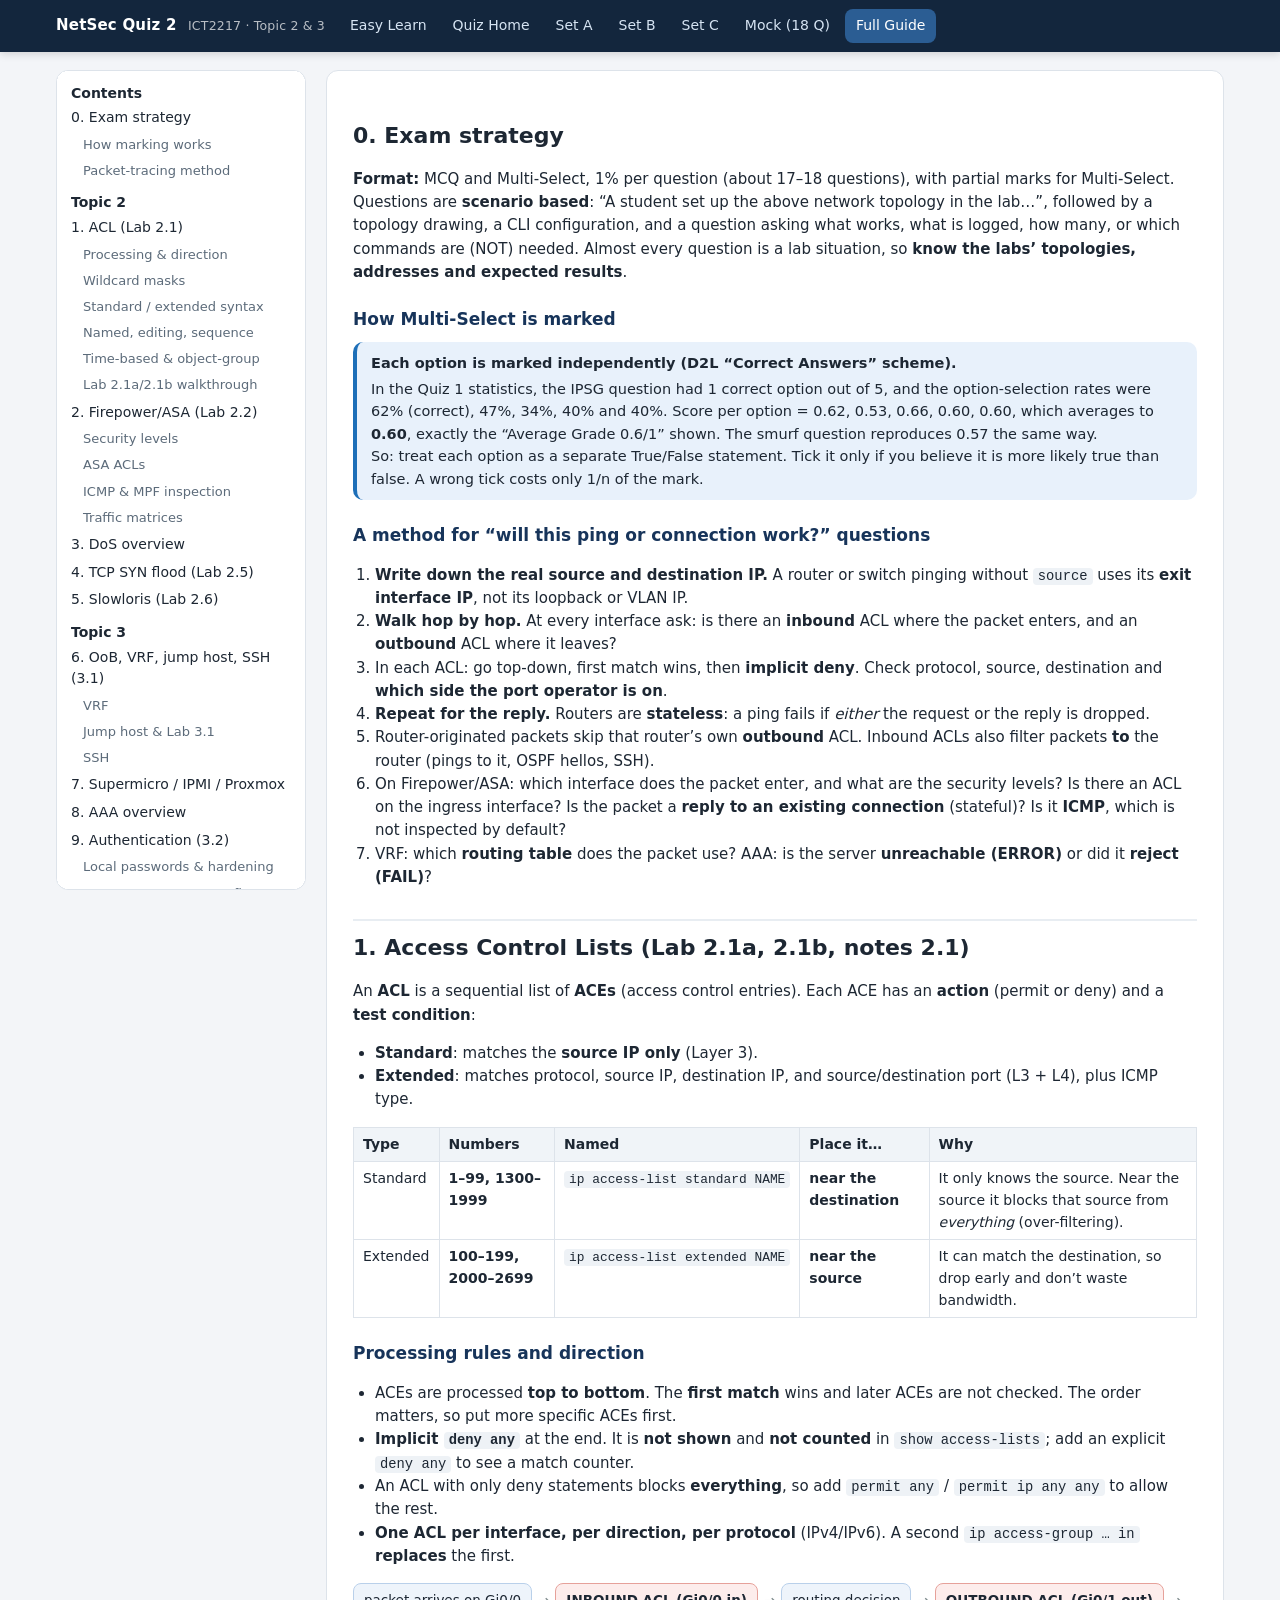
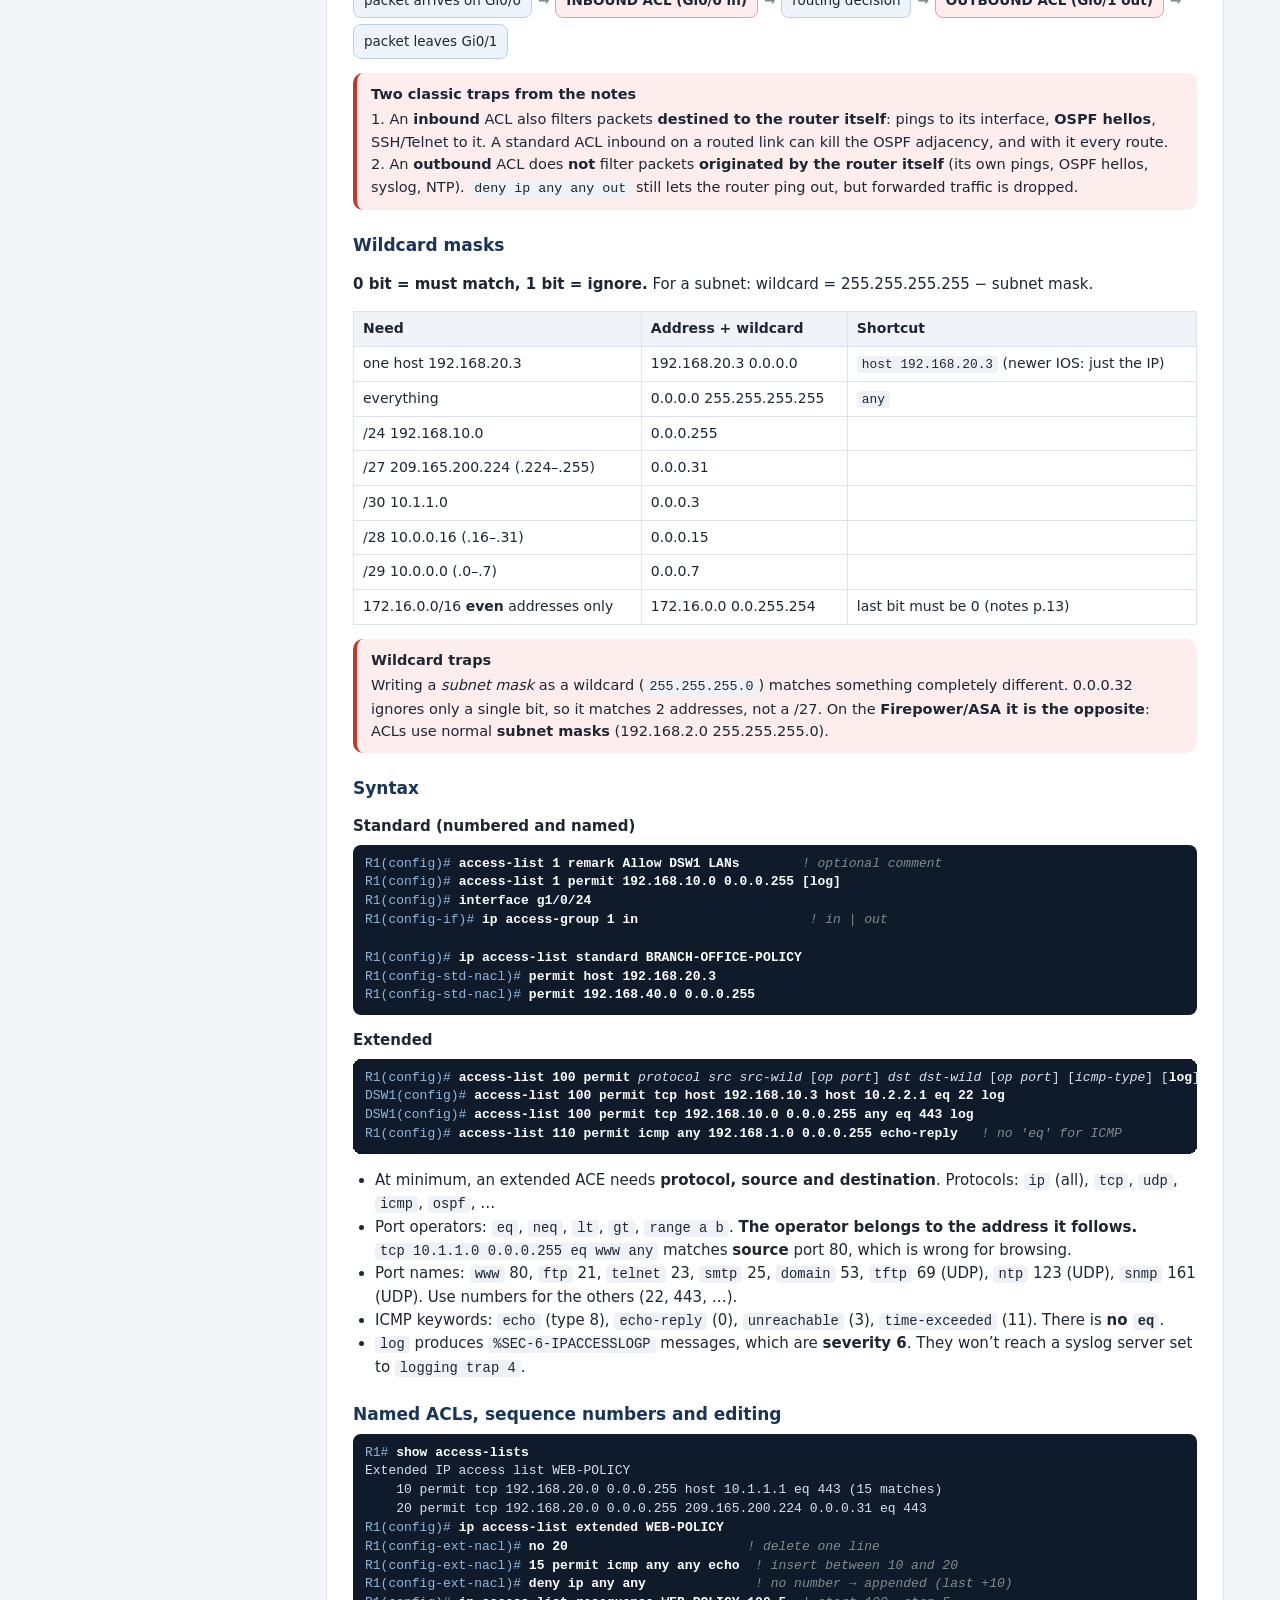
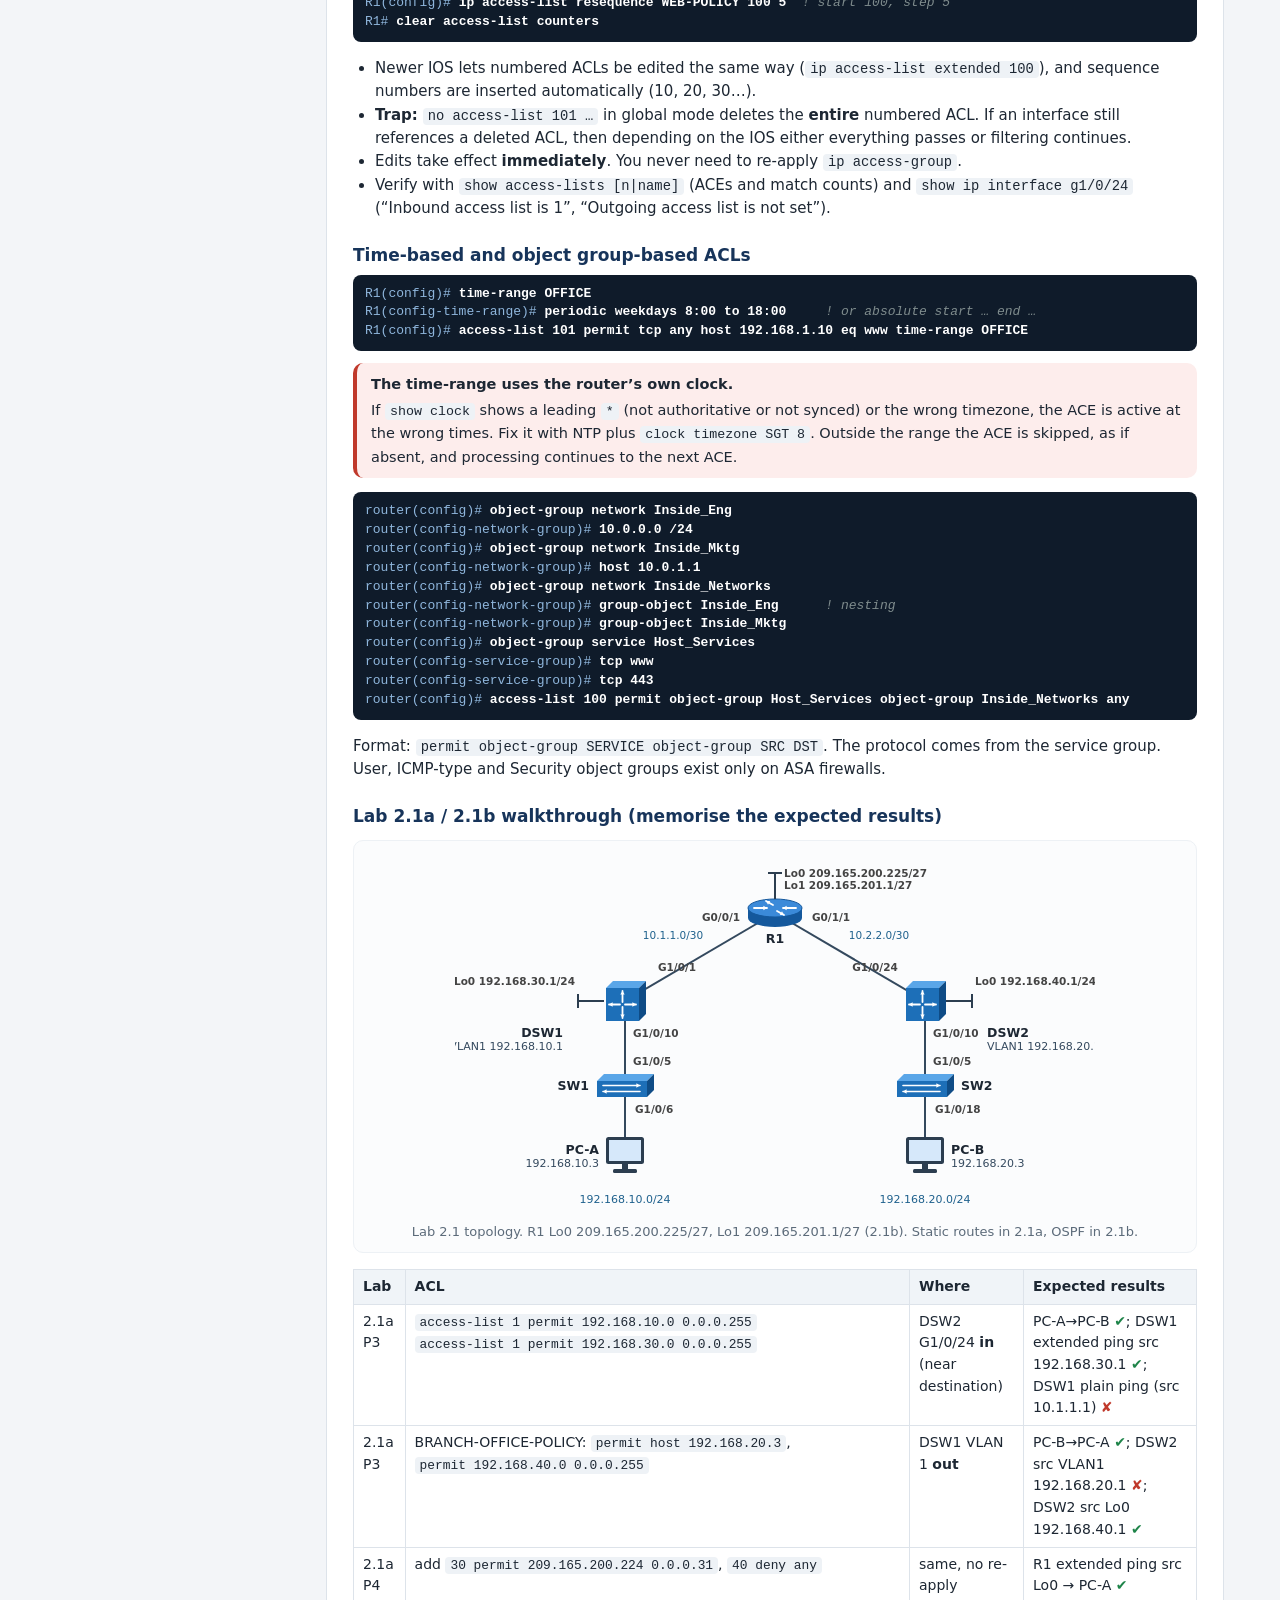
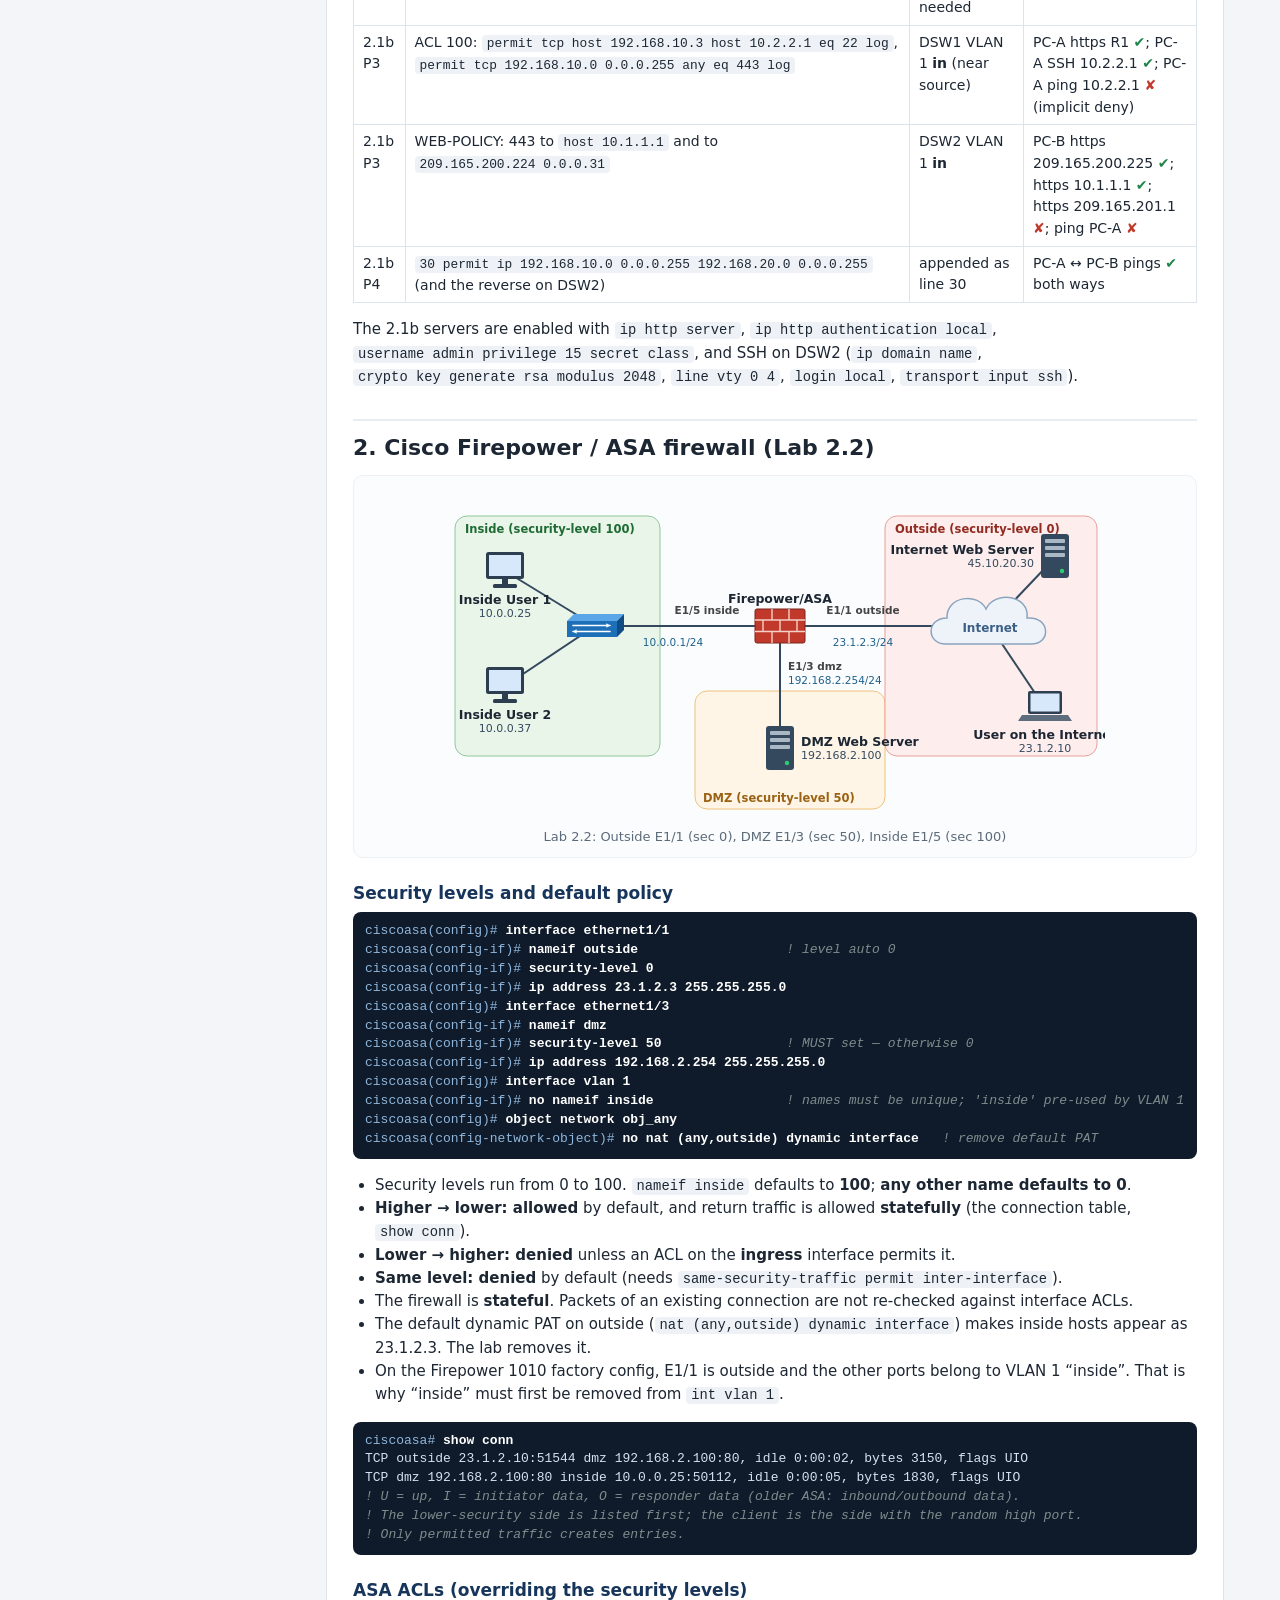
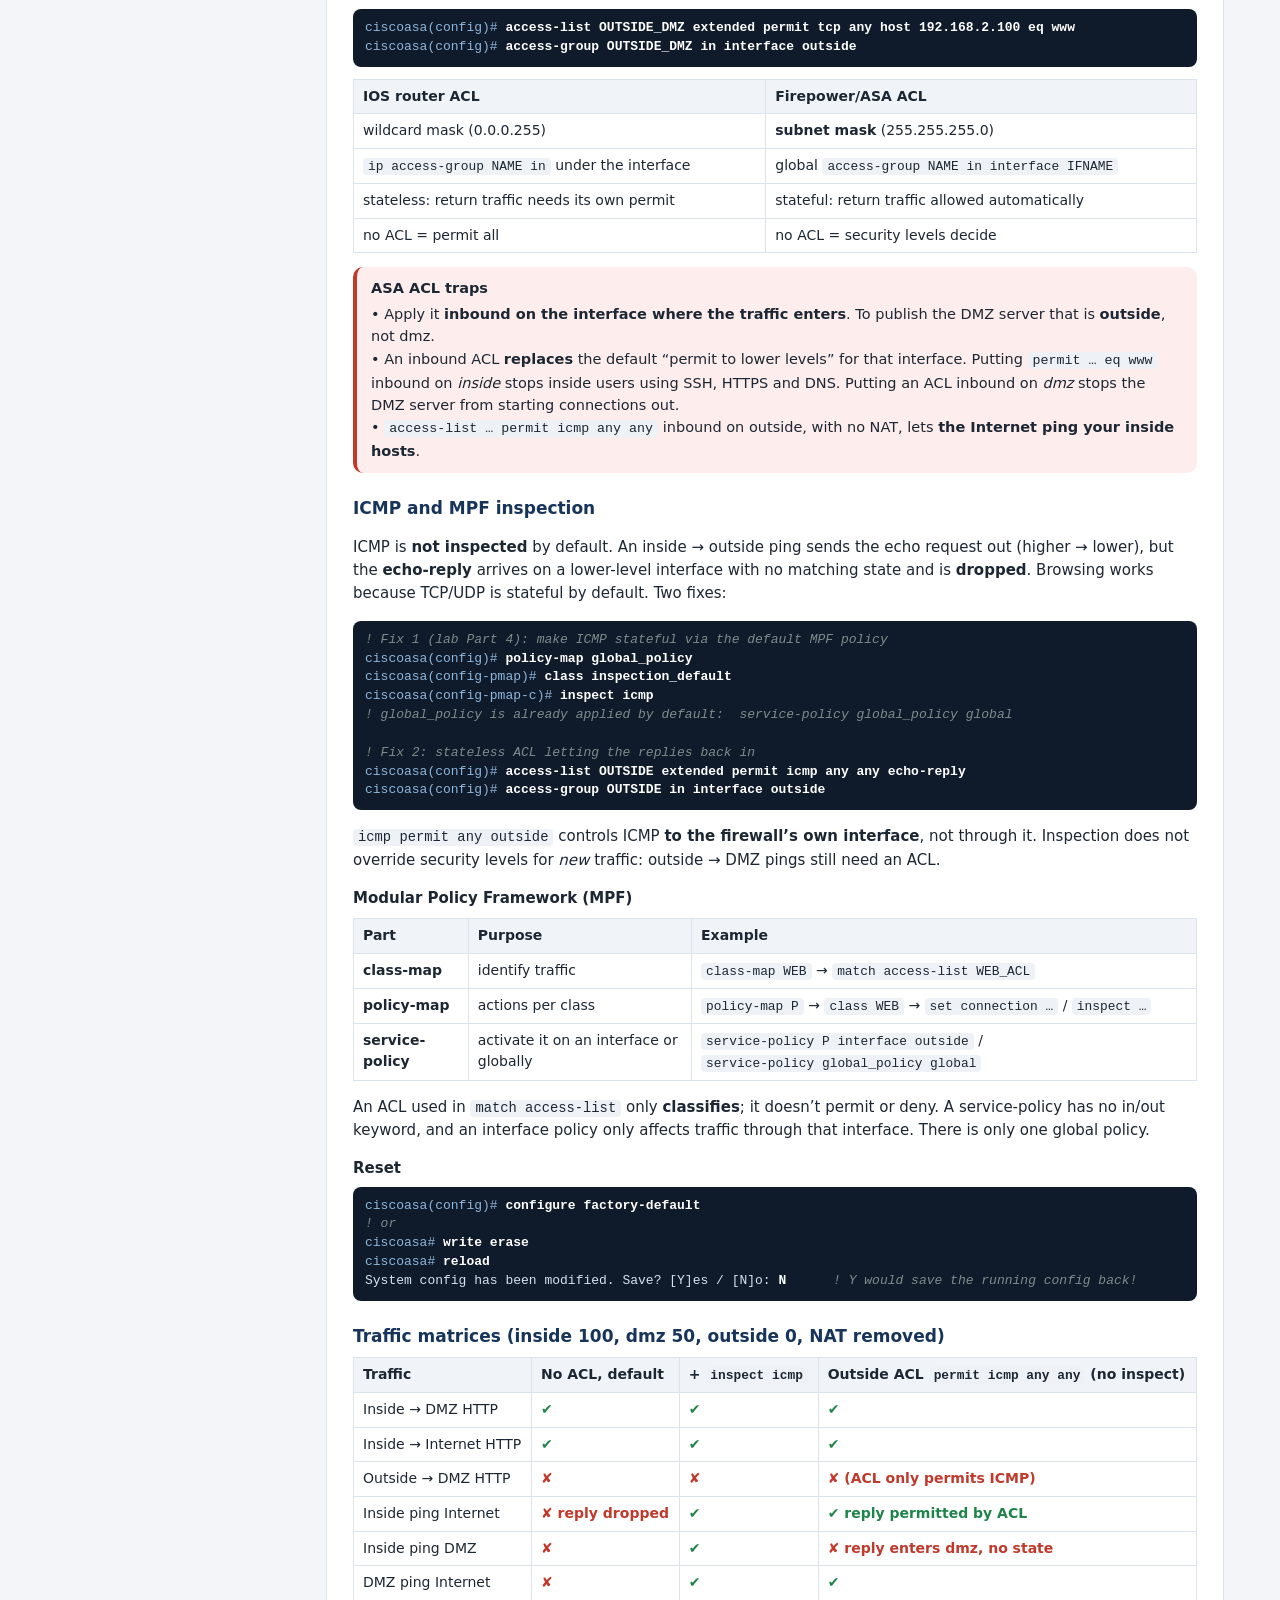
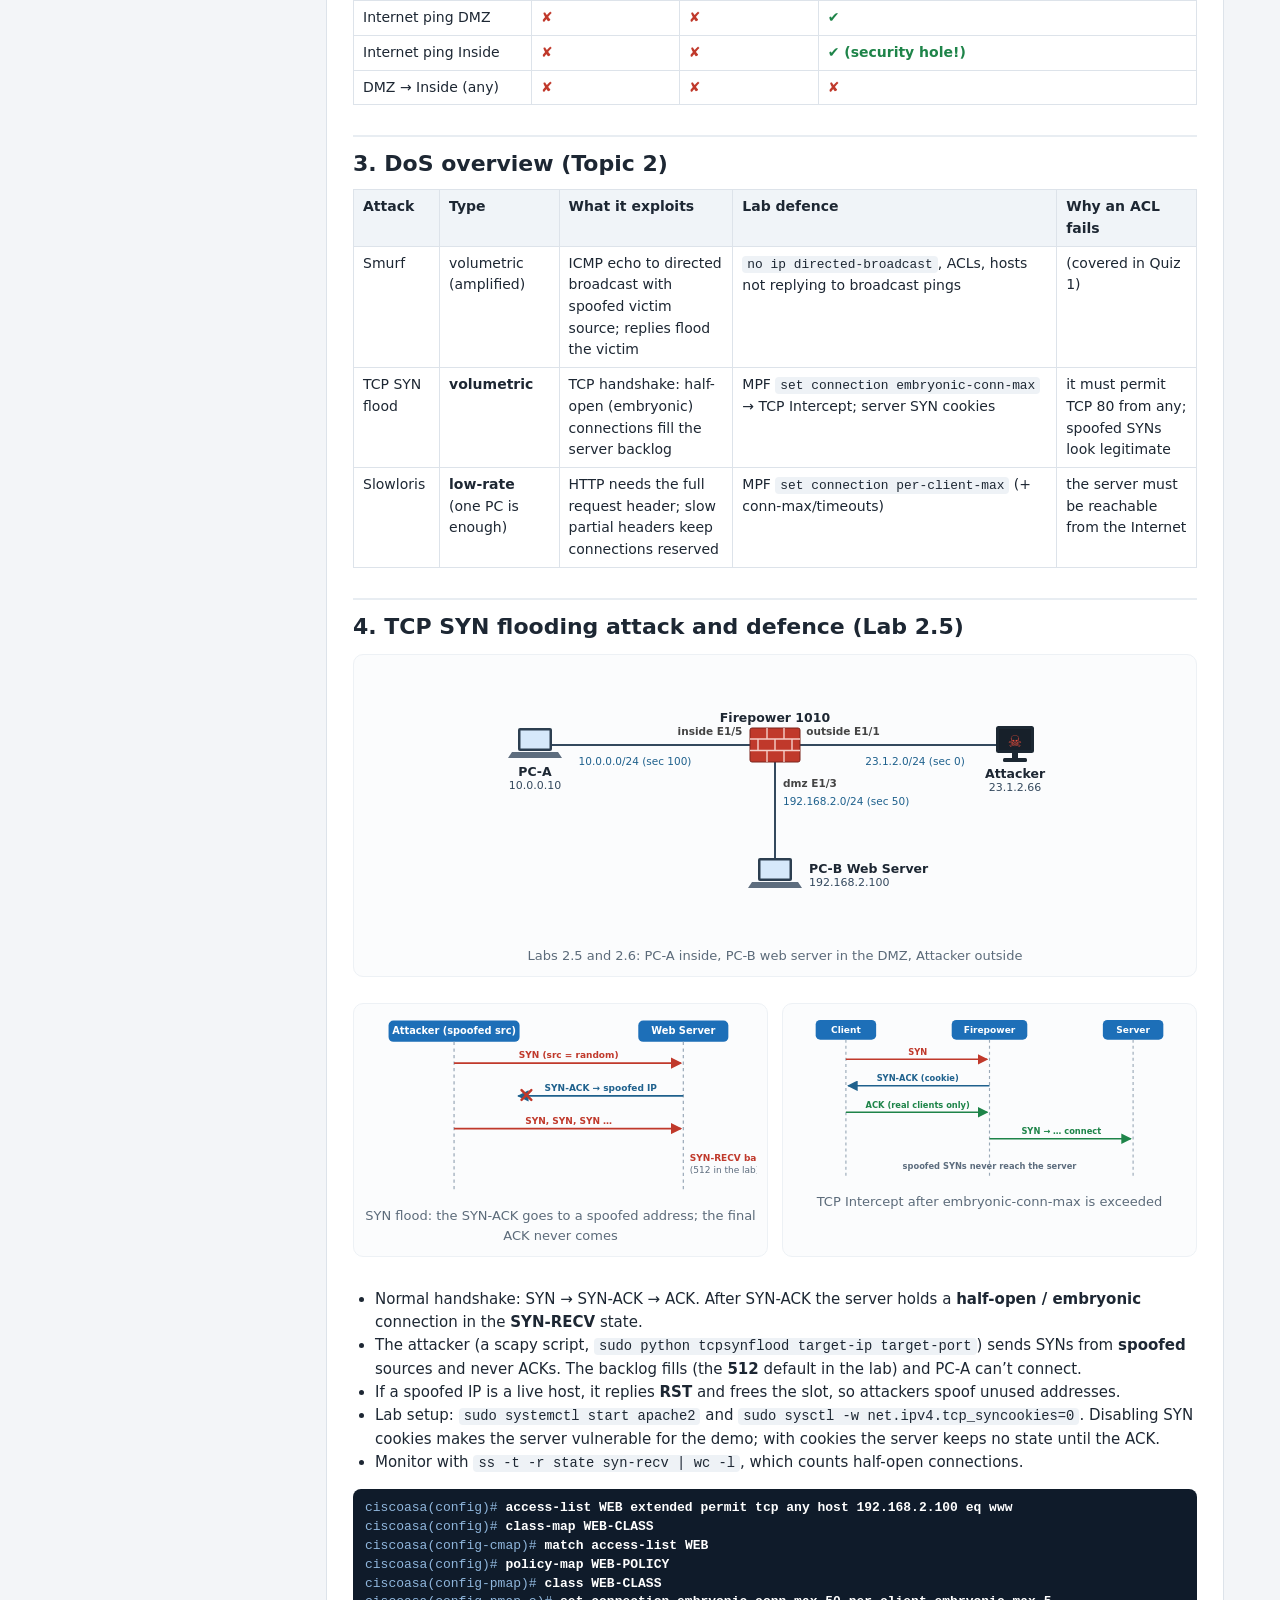
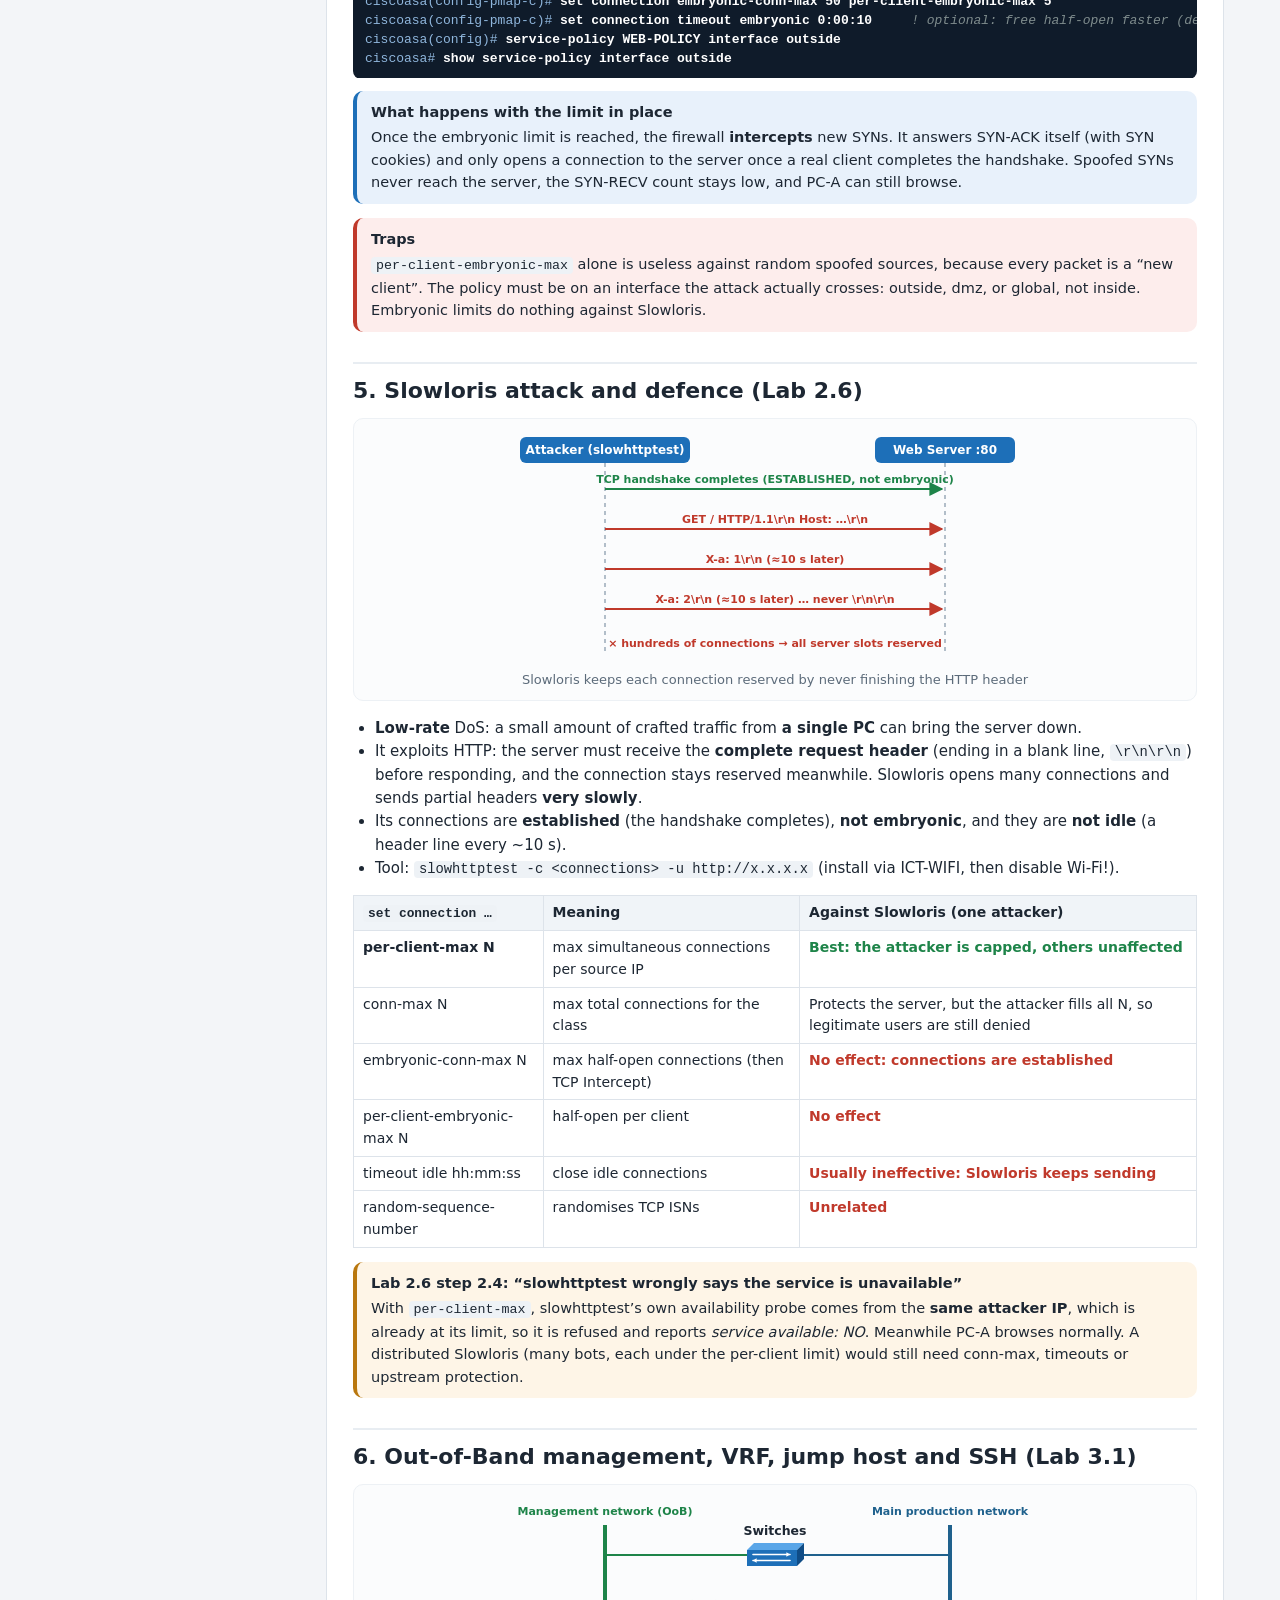
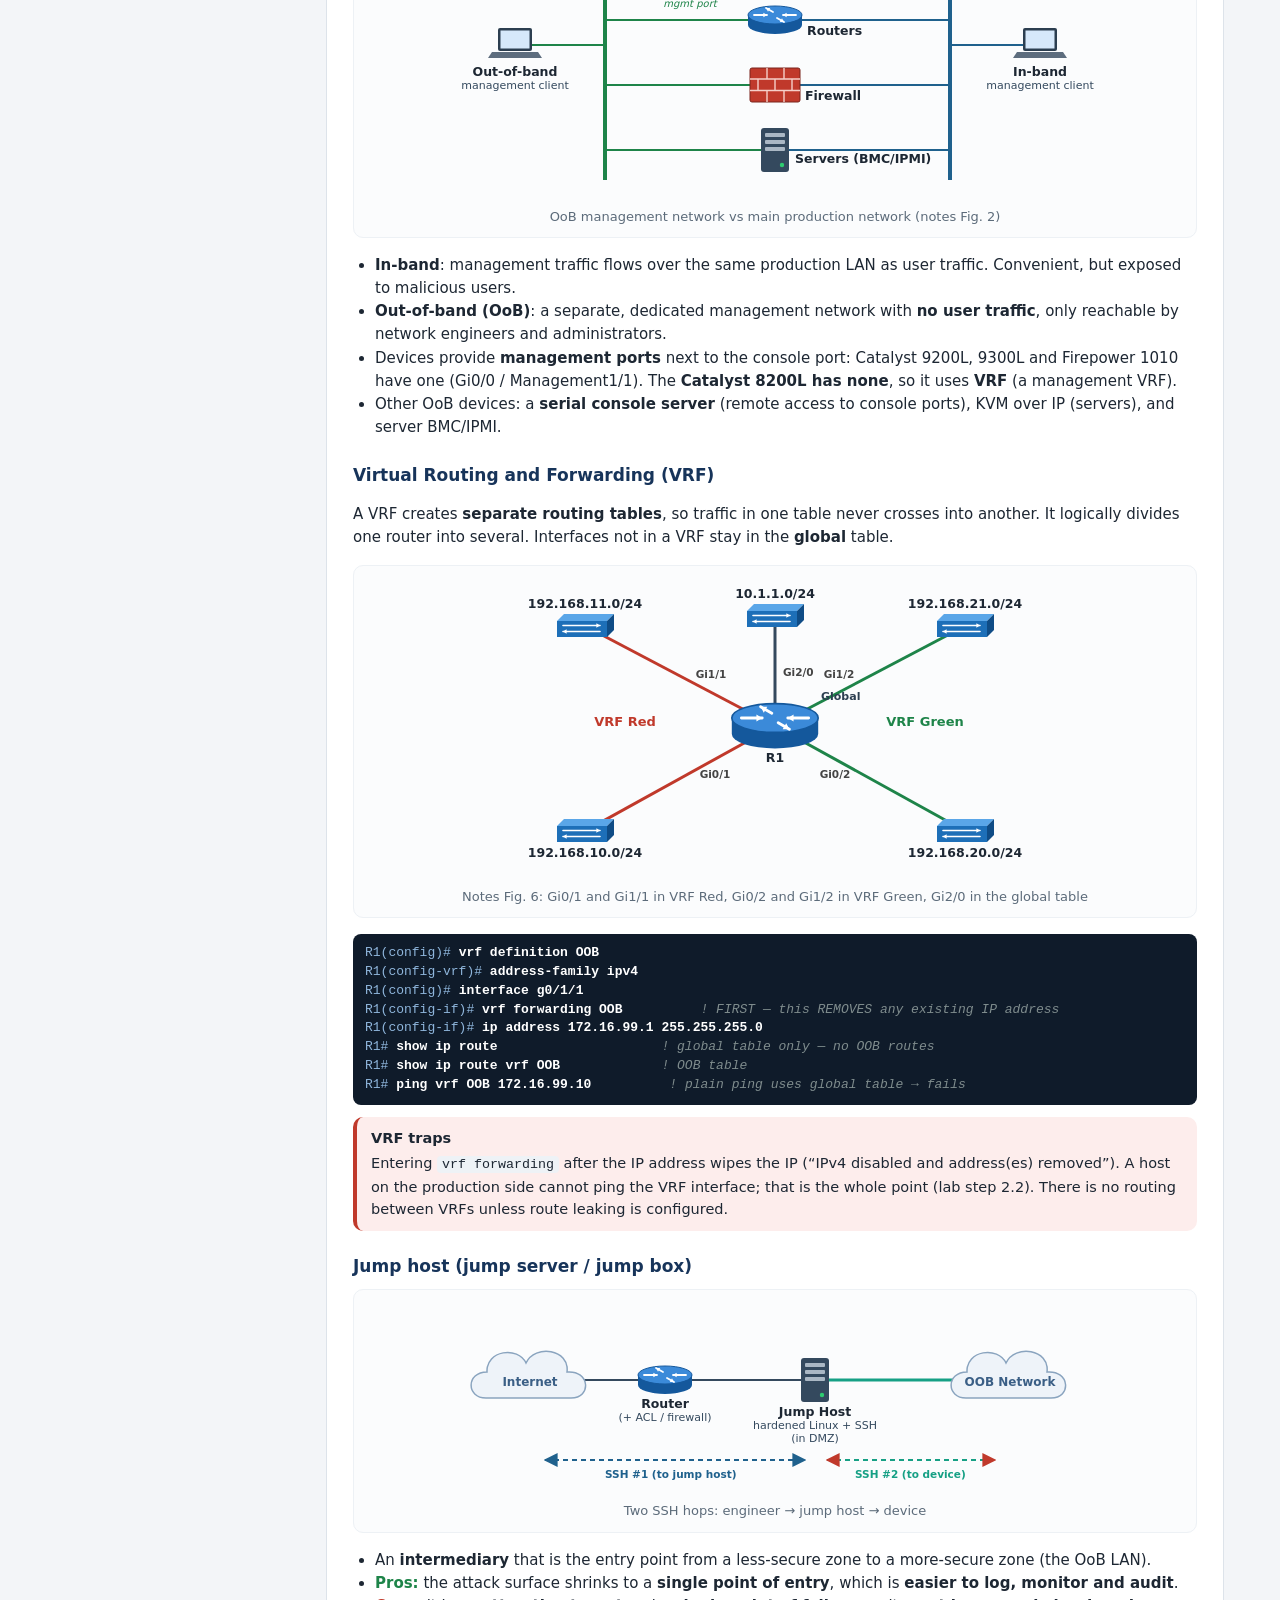
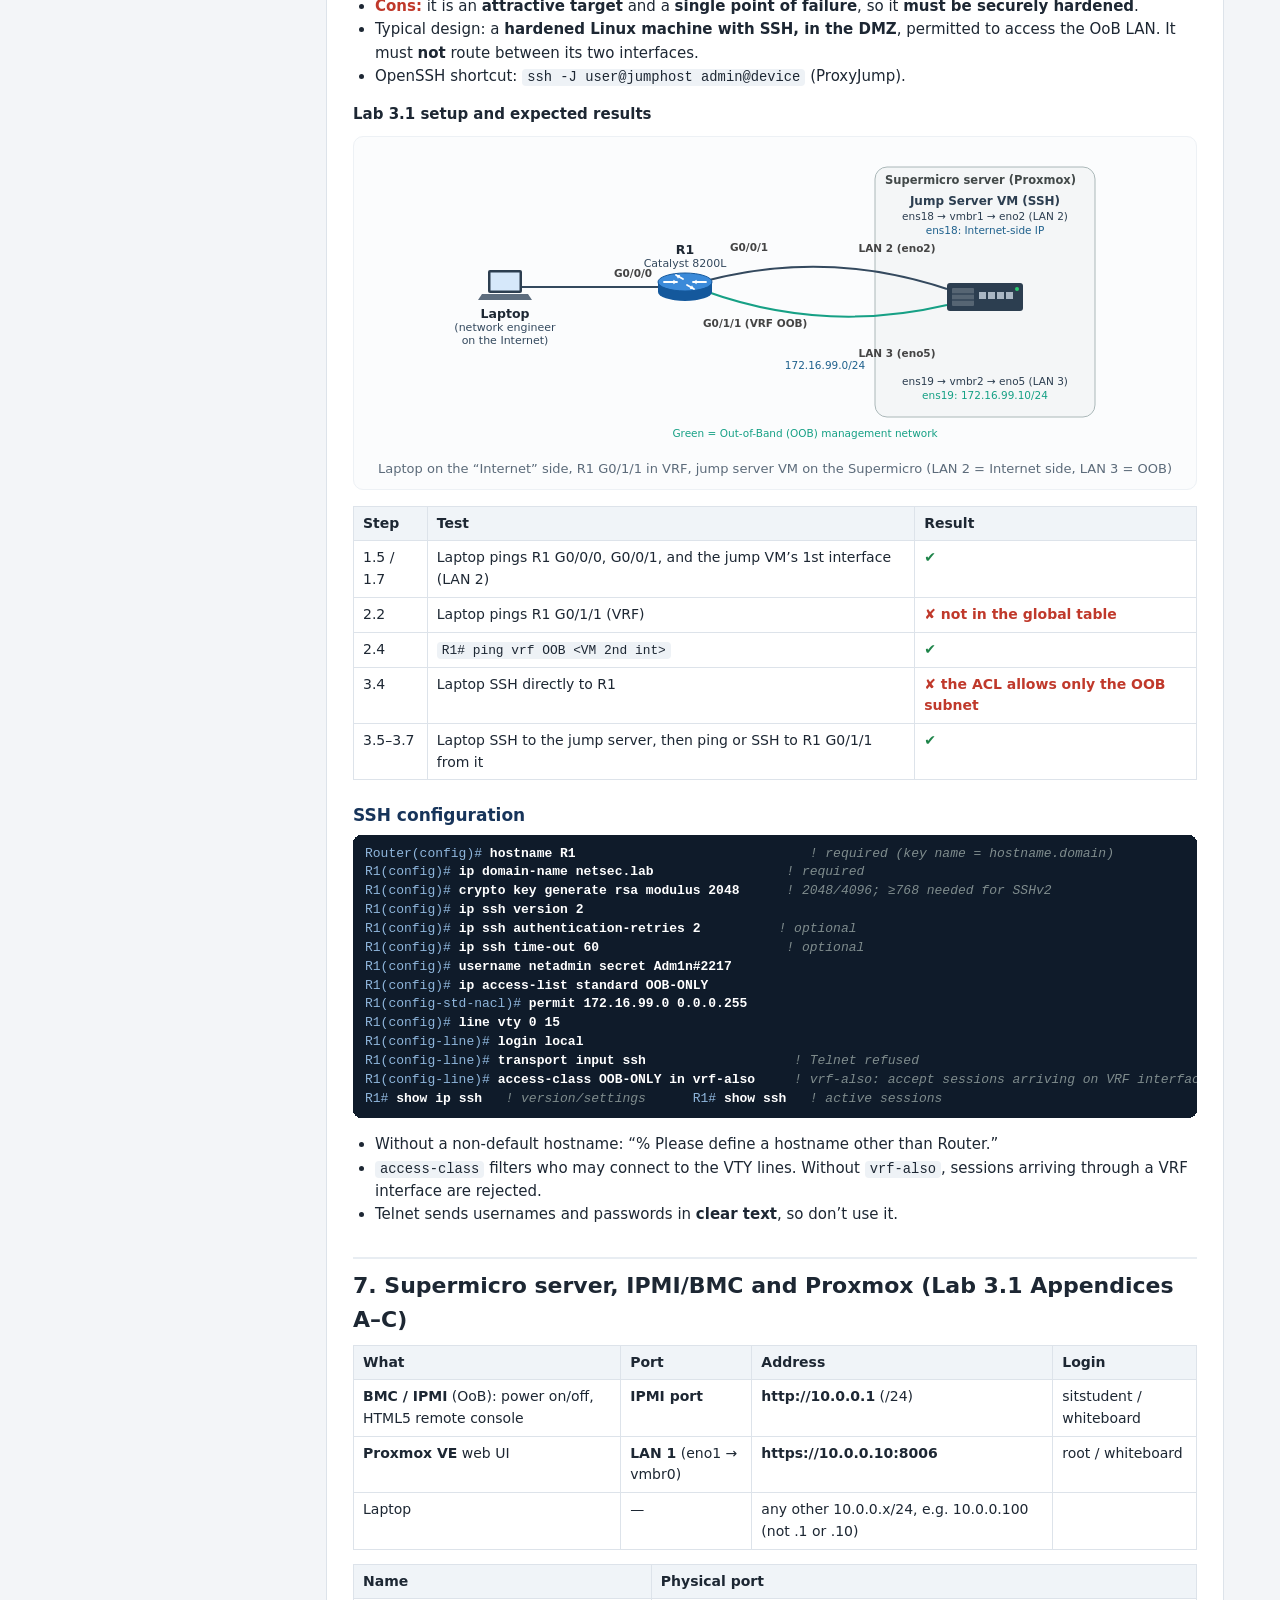
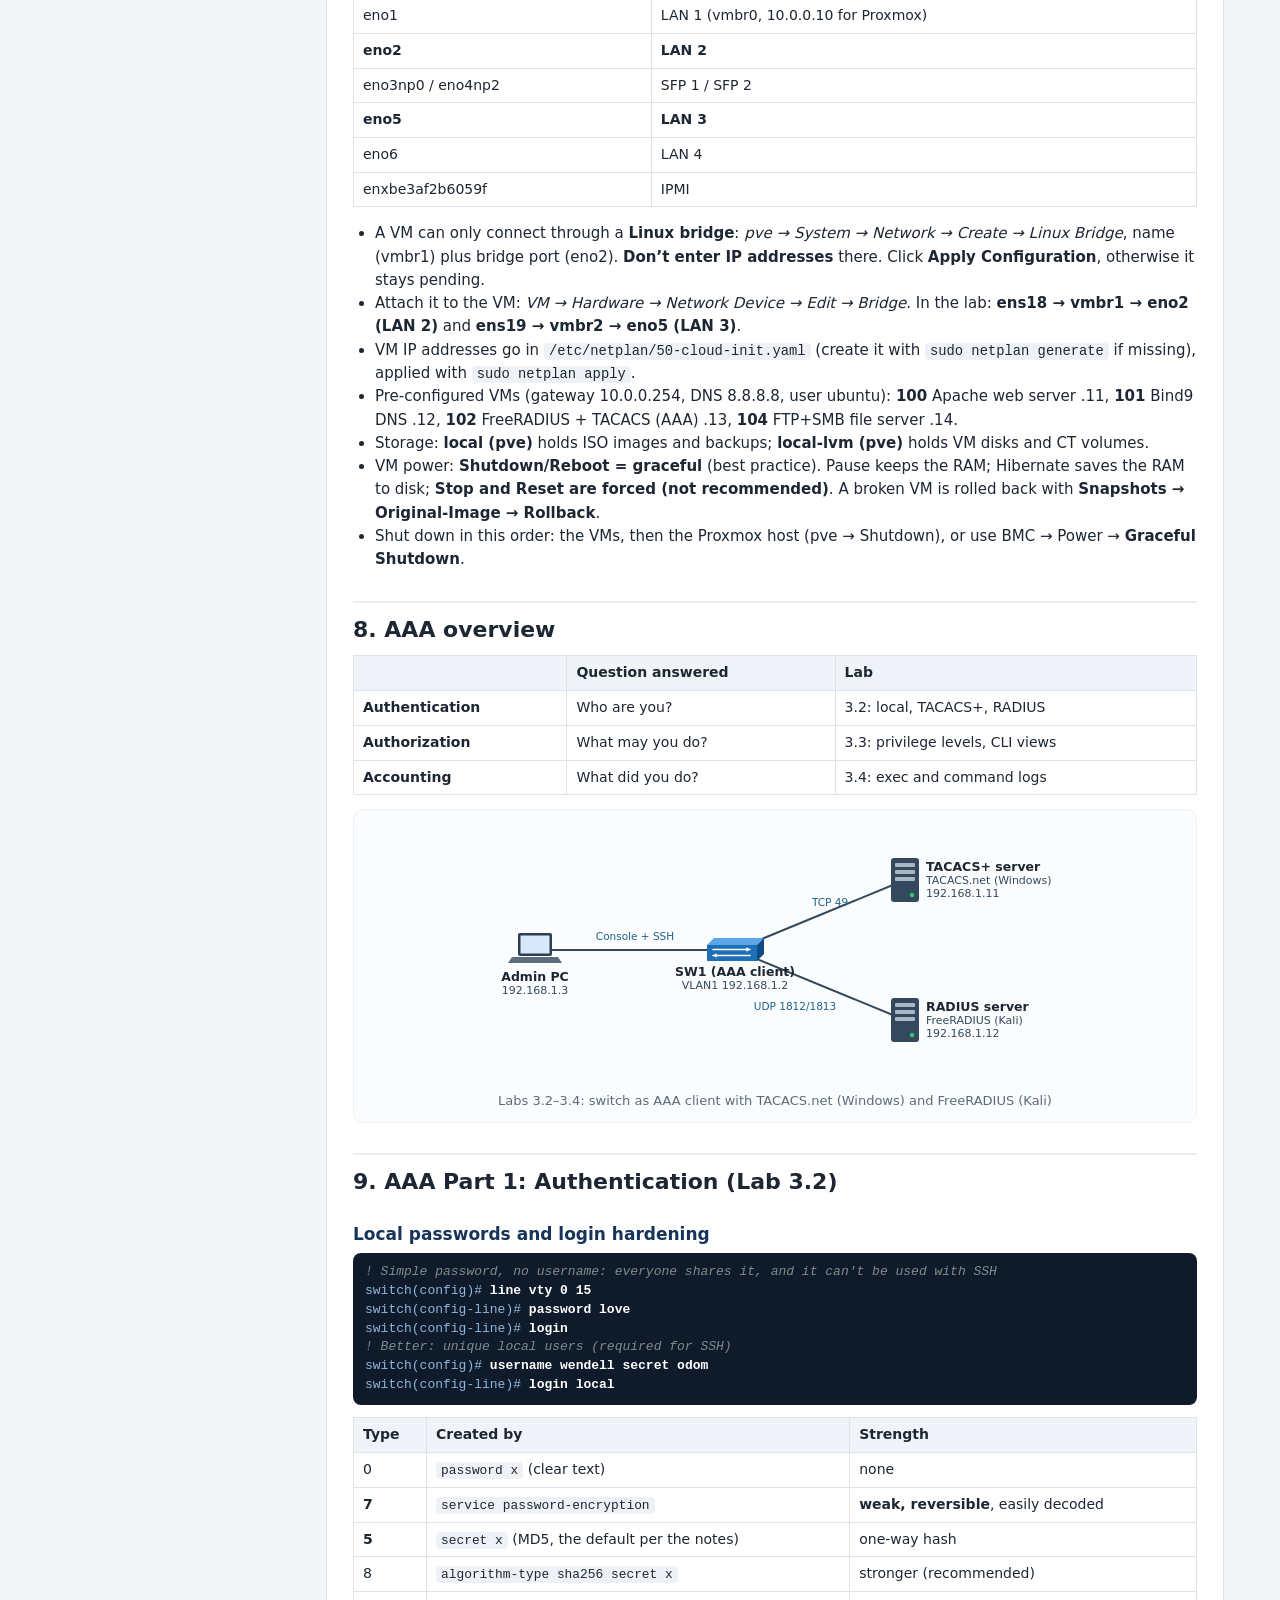
<file: guide.html>
<!DOCTYPE html>
<!-- GENERATED by build.py from src/guide.html + assets/ — edit those, then re-run build.py -->
<html lang="en">
<head>
<meta charset="utf-8">
<meta name="viewport" content="width=device-width, initial-scale=1">
<title>Study Guide — NetSec Quiz 2 (Topic 2 &amp; 3)</title>
<style>/* assets/app.css */
:root {
  --bg: #f3f5f8; --card: #fff; --ink: #1d2733; --muted: #5c6b7a; --line: #dde3ea;
  --blue: #1d6fb8; --blue-soft: #e8f1fb; --purple: #6c3fb5; --purple-soft: #f1ebfb;
  --green: #1e8449; --green-soft: #e9f7ef; --red: #c0392b; --red-soft: #fdedec; --amber: #b9770e; --amber-soft: #fef5e7;
  --mono: ui-monospace, SFMono-Regular, Menlo, Consolas, "Liberation Mono", monospace;
  --radius: 12px;
}
* { box-sizing: border-box; }
html { scroll-behavior: smooth; }
body { margin: 0; font: 15px/1.55 system-ui, -apple-system, "Segoe UI", Roboto, Helvetica, Arial, sans-serif; color: var(--ink); background: var(--bg); }
a { color: var(--blue); }
code, kbd { font-family: var(--mono); font-size: .92em; background: #eef2f6; padding: 1px 5px; border-radius: 4px; }

/* ---------- top bar ---------- */
.topbar { position: sticky; top: 0; z-index: 50; background: #13263d; color: #fff; box-shadow: 0 2px 8px rgba(0,0,0,.15); }
.topbar .inner { max-width: 1200px; margin: 0 auto; display: flex; align-items: center; gap: 14px; padding: 9px 16px; flex-wrap: wrap; }
.brand { font-weight: 700; letter-spacing: .2px; white-space: nowrap; }
.brand small { font-weight: 400; opacity: .7; margin-left: 6px; }
.nav { display: flex; gap: 4px; flex-wrap: wrap; }
.nav a { color: #d6e4f3; text-decoration: none; padding: 6px 11px; border-radius: 8px; font-size: 14px; }
.nav a:hover { background: rgba(255,255,255,.08); }
.nav a.active { background: #2b5d93; color: #fff; }

.wrap { max-width: 1200px; margin: 0 auto; padding: 18px 16px 80px; }

/* ---------- home ---------- */
.hero { background: linear-gradient(135deg,#17345a,#1d6fb8); color: #fff; border-radius: var(--radius); padding: 26px 26px 22px; }
.hero h1 { margin: 0 0 6px; font-size: 26px; }
.hero p { margin: 4px 0; opacity: .95; }
.grid { display: grid; grid-template-columns: repeat(auto-fit, minmax(240px, 1fr)); gap: 14px; margin: 18px 0; }
.tile { background: var(--card); border: 1px solid var(--line); border-radius: var(--radius); padding: 16px; display: flex; flex-direction: column; gap: 6px; }
.tile h3 { margin: 0; font-size: 18px; }
.tile p { margin: 0; color: var(--muted); font-size: 14px; }
.tile .meta { font-size: 13px; color: var(--muted); }
.tile .btn { align-self: flex-start; margin-top: 6px; }
.panel { background: var(--card); border: 1px solid var(--line); border-radius: var(--radius); padding: 16px 18px; margin: 14px 0; }
.panel h2 { margin: 0 0 8px; font-size: 18px; }
table.simple { border-collapse: collapse; width: 100%; font-size: 14px; }
table.simple th, table.simple td { border: 1px solid var(--line); padding: 6px 8px; text-align: left; vertical-align: top; }
table.simple th { background: #f0f4f8; }

/* ---------- buttons & controls ---------- */
.btn { border: 1px solid var(--blue); background: var(--blue); color: #fff; padding: 7px 14px; border-radius: 8px; font-size: 14px; cursor: pointer; text-decoration: none; display: inline-block; }
.btn:hover { filter: brightness(1.08); }
.btn.ghost { background: #fff; color: var(--blue); }
.btn.warn { background: #fff; color: var(--red); border-color: var(--red); }
.btn.small { padding: 4px 10px; font-size: 13px; }
.btn.green { background: var(--green); border-color: var(--green); }
.controls { display: flex; flex-wrap: wrap; gap: 10px 16px; align-items: center; background: var(--card); border: 1px solid var(--line); border-radius: var(--radius); padding: 10px 14px; margin-bottom: 14px; font-size: 14px; }
.controls label { display: inline-flex; align-items: center; gap: 6px; color: var(--muted); }
.controls select { font: inherit; padding: 3px 6px; border-radius: 6px; border: 1px solid var(--line); }
.controls .spacer { flex: 1; }
.stat { font-weight: 600; color: var(--ink); }

/* ---------- layout with navigator ---------- */
.layout { display: grid; grid-template-columns: 1fr 230px; gap: 16px; align-items: start; }
.layout > *, .guide > * { min-width: 0; }
@media (max-width: 900px) {
  .layout { grid-template-columns: 1fr; }
  .navigator { position: static !important; order: -1; padding: 10px; }
  .navgrid { grid-template-columns: repeat(10, 1fr); gap: 4px; }
  .navgrid a { font-size: 11px; padding: 4px 0; }
  .q-body { padding: 12px 10px 4px; }
  .doc { padding: 6px 14px 24px; }
  .doc table { display: block; overflow-x: auto; }
  .doc code { white-space: normal; word-break: break-word; }
}
.navigator { position: sticky; top: 64px; background: var(--card); border: 1px solid var(--line); border-radius: var(--radius); padding: 12px; }
.navigator h4 { margin: 0 0 8px; font-size: 14px; }
.navgrid { display: grid; grid-template-columns: repeat(5, 1fr); gap: 5px; }
.navgrid a { display: block; text-align: center; font-size: 12px; padding: 5px 0; border-radius: 6px; border: 1px solid var(--line); text-decoration: none; color: var(--ink); background: #fafbfc; }
.navgrid a.ans { background: var(--blue-soft); border-color: #a9c8ea; }
.navgrid a.ok { background: var(--green-soft); border-color: #8fd1a6; color: var(--green); font-weight: 700; }
.navgrid a.part { background: var(--amber-soft); border-color: #f0c27b; color: var(--amber); font-weight: 700; }
.navgrid a.bad { background: var(--red-soft); border-color: #e6a19a; color: var(--red); font-weight: 700; }
.legend { font-size: 11.5px; color: var(--muted); margin-top: 8px; line-height: 1.7; }
.legend span { display: inline-block; width: 10px; height: 10px; border-radius: 3px; margin-right: 4px; vertical-align: -1px; }

/* ---------- question card ---------- */
.q { background: var(--card); border: 1px solid var(--line); border-radius: var(--radius); margin-bottom: 16px; overflow: hidden; scroll-margin-top: 70px; }
.q-head { display: flex; gap: 8px; align-items: center; padding: 9px 14px; background: #eef2f6; border-bottom: 1px solid var(--line); font-size: 14px; flex-wrap: wrap; }
.q-head .num { font-weight: 700; }
.chip { font-size: 11.5px; padding: 2px 8px; border-radius: 99px; font-weight: 600; letter-spacing: .2px; }
.chip.mcq { background: var(--blue-soft); color: var(--blue); }
.chip.multi { background: var(--purple-soft); color: var(--purple); }
.chip.topic { background: #eef0f2; color: #4d5b69; font-weight: 500; }
.q-head .score { margin-left: auto; font-weight: 700; }
.q-body { padding: 14px 16px 6px; }
.q-body p { margin: 0 0 10px; }
.diagram { margin: 4px 0 12px; text-align: center; background: #fbfcfd; border: 1px solid #edf1f5; border-radius: 10px; padding: 8px; overflow-x: auto; }
.select-all { font-weight: 700; margin: 8px 0 4px; }
.opts { list-style: none; padding: 0; margin: 8px 0 12px; }
.opts li { margin: 6px 0; }
.opts label { display: flex; gap: 10px; align-items: flex-start; padding: 8px 10px; border: 1px solid var(--line); border-radius: 9px; cursor: pointer; background: #fff; transition: background .1s; }
.opts label:hover { background: #f7f9fb; }
.opts input { margin-top: 3px; flex: none; }
.opts .letter { font-weight: 700; color: var(--muted); min-width: 16px; }
.opts label.sel { border-color: #8eb6e0; background: var(--blue-soft); }
.opts label.correct { border-color: #6fc28e; background: var(--green-soft); }
.opts label.wrong { border-color: #e39a91; background: var(--red-soft); }
.opts label.missed { border-color: #6fc28e; border-style: dashed; }
.opts .mark { margin-left: auto; font-weight: 700; padding-left: 8px; white-space: nowrap; font-size: 13px; }
.q-foot { display: flex; gap: 8px; align-items: center; padding: 0 16px 12px; }
.explain { margin: 0 16px 14px; padding: 12px 14px; background: #f6f9fc; border-left: 4px solid var(--blue); border-radius: 8px; font-size: 14.5px; }
.explain.hidden { display: none; }
.explain b.key { color: var(--green); }
.explain ul { margin: 6px 0; padding-left: 20px; }

pre.cli { font-family: var(--mono); font-size: 13px; line-height: 1.45; background: #0f1b2a; color: #d5e2f0; padding: 10px 12px; border-radius: 8px; overflow-x: auto; margin: 6px 0 12px; white-space: pre; }
pre.cli b { color: #ffffff; font-weight: 700; }
pre.cli .pr { color: #8fb6dc; }
pre.cli .cm { color: #7f8c8d; font-style: italic; }
pre.cli.out { background: #1b2430; color: #d0d7de; }

/* ---------- results ---------- */
.results { background: var(--card); border: 2px solid var(--green); border-radius: var(--radius); padding: 16px 18px; margin-bottom: 16px; }
.results h2 { margin: 0 0 6px; }
.big { font-size: 30px; font-weight: 800; }
.bar { height: 10px; background: #e6ebf0; border-radius: 99px; overflow: hidden; }
.bar > div { height: 100%; background: var(--green); }
.topic-table td:nth-child(2), .topic-table td:nth-child(3) { text-align: right; white-space: nowrap; }

/* ---------- diagram text classes ---------- */
.netdiag text { font-family: system-ui, -apple-system, "Segoe UI", Roboto, Arial, sans-serif; }
.nd-name { font-size: 12.5px; font-weight: 700; fill: #1d2733; }
.nd-sub { font-size: 11px; fill: #34495e; }
.nd-if { font-size: 10.5px; fill: #444; font-weight: 600; }
.nd-net { font-size: 10.5px; fill: #1f618d; }
.nd-zone { font-size: 11.5px; font-weight: 700; }
.nd-tag { font-size: 10.5px; fill: #fff; font-weight: 700; }
.nd-inner { font-size: 12px; font-weight: 700; fill: #3b5f86; }
.nd-flow { font-size: 10.5px; font-weight: 700; }
.nd-title { font-size: 13px; font-weight: 700; fill: #1d2733; }
.sq-actor { font-size: 12px; font-weight: 700; fill: #fff; }
.sq-msg { font-size: 11px; font-weight: 600; }
.sq-note { font-size: 11px; }

.toast { position: fixed; bottom: 18px; left: 50%; transform: translateX(-50%); background: #13263d; color: #fff; padding: 9px 16px; border-radius: 8px; font-size: 14px; opacity: 0; transition: opacity .2s; pointer-events: none; z-index: 99; }
.toast.show { opacity: .95; }
.muted { color: var(--muted); }
.hidden { display: none !important; }

/* ---------- guide ---------- */
.guide { display: grid; grid-template-columns: 250px 1fr; gap: 20px; align-items: start; }
@media (max-width: 900px) { .guide { grid-template-columns: 1fr; } .toc { position: static !important; max-height: none !important; } }
.toc { position: sticky; top: 64px; max-height: calc(100vh - 80px); overflow: auto; background: var(--card); border: 1px solid var(--line); border-radius: var(--radius); padding: 12px 14px; font-size: 14px; }
.toc a { display: block; text-decoration: none; padding: 3px 0; color: var(--ink); }
.toc a.l2 { padding-left: 12px; color: var(--muted); font-size: 13px; }
.toc a:hover { color: var(--blue); }
.doc { background: var(--card); border: 1px solid var(--line); border-radius: var(--radius); padding: 8px 26px 30px; min-width: 0; }
.doc h2 { margin: 30px 0 8px; padding-top: 10px; border-top: 2px solid #e8edf2; font-size: 22px; scroll-margin-top: 70px; }
.doc h2:first-child { border-top: none; }
.doc h3 { margin: 22px 0 6px; font-size: 17px; color: #17345a; scroll-margin-top: 70px; }
.doc h4 { margin: 14px 0 4px; font-size: 15px; }
.doc p, .doc li { font-size: 15px; }
.doc ul, .doc ol { padding-left: 22px; }
.doc table { border-collapse: collapse; width: 100%; font-size: 14px; margin: 8px 0 14px; }
.doc th, .doc td { border: 1px solid var(--line); padding: 6px 9px; text-align: left; vertical-align: top; }
.doc th { background: #f0f4f8; }
.callout { border-radius: 10px; padding: 10px 14px; margin: 10px 0 14px; font-size: 14.5px; }
.callout.trap { background: var(--red-soft); border-left: 4px solid var(--red); }
.callout.tip { background: var(--green-soft); border-left: 4px solid var(--green); }
.callout.key { background: var(--blue-soft); border-left: 4px solid var(--blue); }
.callout.ex { background: var(--amber-soft); border-left: 4px solid var(--amber); }
.callout > b:first-child { display: block; margin-bottom: 3px; }
figure.dg { margin: 10px 0 16px; text-align: center; background: #fbfcfd; border: 1px solid #edf1f5; border-radius: 10px; padding: 10px; overflow-x: auto; }
figure.dg figcaption { font-size: 13px; color: var(--muted); margin-top: 4px; }
.two { display: grid; grid-template-columns: 1fr 1fr; gap: 14px; }
@media (max-width: 760px) { .two { grid-template-columns: 1fr; } }
@media print { .topbar, .toc, .controls, .navigator { display: none !important; } .guide, .layout { display: block; } body { background: #fff; } }
@media (max-width: 600px) { .topbar { position: static; } .navigator, .toc { top: 8px; } }

</style>
<style>
  .pipe { display: flex; flex-wrap: wrap; gap: 6px; align-items: center; margin: 8px 0 14px; font-size: 13.5px; }
  .pipe div { background: #eef4fb; border: 1px solid #b9d0ea; border-radius: 8px; padding: 6px 10px; }
  .pipe div.acl { background: #fdedec; border-color: #e6a19a; font-weight: 700; }
  .pipe span { color: #7f8c8d; font-weight: 700; }
  @media (min-width: 901px) { .doc code { white-space: nowrap; } }
  .doc pre.cli code { white-space: pre; }
  .kbd-list li { margin: 3px 0; }
  .yes { color: var(--green); font-weight: 700; }
  .no { color: var(--red); font-weight: 700; }
</style>
</head>
<body>
<header class="topbar"><div class="inner">
  <div class="brand">NetSec Quiz 2 <small>ICT2217 · Topic 2 &amp; 3</small></div>
  <nav class="nav">
    <a href="index.html">Easy Learn</a>
    <a href="quiz.html#home">Quiz Home</a>
    <a href="quiz.html#A">Set A</a>
    <a href="quiz.html#B">Set B</a>
    <a href="quiz.html#C">Set C</a>
    <a href="quiz.html#mock">Mock (18 Q)</a>
    <a href="guide.html" class="active">Full Guide</a>
  </nav>
</div></header>

<main class="wrap">
<div class="guide">
<aside class="toc">
  <b>Contents</b>
  <a href="#strategy">0. Exam strategy</a>
  <a class="l2" href="#marking">How marking works</a>
  <a class="l2" href="#tracing">Packet-tracing method</a>
  <b style="display:block;margin-top:8px">Topic 2</b>
  <a href="#acl">1. ACL (Lab 2.1)</a>
  <a class="l2" href="#acl-proc">Processing &amp; direction</a>
  <a class="l2" href="#acl-wild">Wildcard masks</a>
  <a class="l2" href="#acl-std">Standard / extended syntax</a>
  <a class="l2" href="#acl-edit">Named, editing, sequence</a>
  <a class="l2" href="#acl-time">Time-based &amp; object-group</a>
  <a class="l2" href="#acl-lab">Lab 2.1a/2.1b walkthrough</a>
  <a href="#asa">2. Firepower/ASA (Lab 2.2)</a>
  <a class="l2" href="#asa-levels">Security levels</a>
  <a class="l2" href="#asa-acl">ASA ACLs</a>
  <a class="l2" href="#asa-icmp">ICMP &amp; MPF inspection</a>
  <a class="l2" href="#asa-matrix">Traffic matrices</a>
  <a href="#dos">3. DoS overview</a>
  <a href="#syn">4. TCP SYN flood (Lab 2.5)</a>
  <a href="#slow">5. Slowloris (Lab 2.6)</a>
  <b style="display:block;margin-top:8px">Topic 3</b>
  <a href="#oob">6. OoB, VRF, jump host, SSH (3.1)</a>
  <a class="l2" href="#vrf">VRF</a>
  <a class="l2" href="#jump">Jump host &amp; Lab 3.1</a>
  <a class="l2" href="#ssh">SSH</a>
  <a href="#srv">7. Supermicro / IPMI / Proxmox</a>
  <a href="#aaa">8. AAA overview</a>
  <a href="#authn">9. Authentication (3.2)</a>
  <a class="l2" href="#authn-local">Local passwords &amp; hardening</a>
  <a class="l2" href="#authn-server">TACACS+ / RADIUS config</a>
  <a class="l2" href="#authn-fallback">ERROR vs FAIL</a>
  <a class="l2" href="#authn-compare">TACACS+ vs RADIUS</a>
  <a href="#authz">10. Authorization (3.3)</a>
  <a href="#acct">11. Accounting (3.4)</a>
  <a href="#ntp">12. NTP (3.5)</a>
  <a href="#syslog">13. Syslog (3.5)</a>
  <a href="#netflow">14. Flexible NetFlow (3.6)</a>
  <a href="#cheat">15. Cheat sheet &amp; top traps</a>
</aside>

<article class="doc">

<!-- ===================================================== -->
<h2 id="strategy">0. Exam strategy</h2>
<p><b>Format:</b> MCQ and Multi-Select, 1% per question (about 17–18 questions), with partial marks for Multi-Select. Questions are <b>scenario based</b>: “A student set up the above network topology in the lab…”, followed by a topology drawing, a CLI configuration, and a question asking what works, what is logged, how many, or which commands are (NOT) needed. Almost every question is a lab situation, so <b>know the labs’ topologies, addresses and expected results</b>.</p>

<h3 id="marking">How Multi-Select is marked</h3>
<div class="callout key"><b>Each option is marked independently (D2L “Correct Answers” scheme).</b>
In the Quiz 1 statistics, the IPSG question had 1 correct option out of 5, and the option-selection rates were 62% (correct), 47%, 34%, 40% and 40%. Score per option = 0.62, 0.53, 0.66, 0.60, 0.60, which averages to <b>0.60</b>, exactly the “Average Grade 0.6/1” shown. The smurf question reproduces 0.57 the same way.<br>
So: treat each option as a separate True/False statement. Tick it only if you believe it is more likely true than false. A wrong tick costs only 1/n of the mark.</div>

<h3 id="tracing">A method for “will this ping or connection work?” questions</h3>
<ol>
<li><b>Write down the real source and destination IP.</b> A router or switch pinging without <code>source</code> uses its <b>exit interface IP</b>, not its loopback or VLAN IP.</li>
<li><b>Walk hop by hop.</b> At every interface ask: is there an <b>inbound</b> ACL where the packet enters, and an <b>outbound</b> ACL where it leaves?</li>
<li>In each ACL: go top-down, first match wins, then <b>implicit deny</b>. Check protocol, source, destination and <b>which side the port operator is on</b>.</li>
<li><b>Repeat for the reply.</b> Routers are <b>stateless</b>: a ping fails if <i>either</i> the request or the reply is dropped.</li>
<li>Router-originated packets skip that router’s own <b>outbound</b> ACL. Inbound ACLs also filter packets <b>to</b> the router (pings to it, OSPF hellos, SSH).</li>
<li>On Firepower/ASA: which interface does the packet enter, and what are the security levels? Is there an ACL on the ingress interface? Is the packet a <b>reply to an existing connection</b> (stateful)? Is it <b>ICMP</b>, which is not inspected by default?</li>
<li>VRF: which <b>routing table</b> does the packet use? AAA: is the server <b>unreachable (ERROR)</b> or did it <b>reject (FAIL)</b>?</li>
</ol>

<!-- ===================================================== -->
<h2 id="acl">1. Access Control Lists (Lab 2.1a, 2.1b, notes 2.1)</h2>
<p>An <b>ACL</b> is a sequential list of <b>ACEs</b> (access control entries). Each ACE has an <b>action</b> (permit or deny) and a <b>test condition</b>:</p>
<ul><li><b>Standard</b>: matches the <b>source IP only</b> (Layer 3).</li><li><b>Extended</b>: matches protocol, source IP, destination IP, and source/destination port (L3 + L4), plus ICMP type.</li></ul>
<table><tr><th>Type</th><th>Numbers</th><th>Named</th><th>Place it…</th><th>Why</th></tr>
<tr><td>Standard</td><td><b>1–99, 1300–1999</b></td><td><code>ip access-list standard NAME</code></td><td><b>near the destination</b></td><td>It only knows the source. Near the source it blocks that source from <i>everything</i> (over-filtering).</td></tr>
<tr><td>Extended</td><td><b>100–199, 2000–2699</b></td><td><code>ip access-list extended NAME</code></td><td><b>near the source</b></td><td>It can match the destination, so drop early and don’t waste bandwidth.</td></tr></table>

<h3 id="acl-proc">Processing rules and direction</h3>
<ul>
<li>ACEs are processed <b>top to bottom</b>. The <b>first match</b> wins and later ACEs are not checked. The order matters, so put more specific ACEs first.</li>
<li><b>Implicit <code>deny any</code></b> at the end. It is <b>not shown</b> and <b>not counted</b> in <code>show access-lists</code>; add an explicit <code>deny any</code> to see a match counter.</li>
<li>An ACL with only deny statements blocks <b>everything</b>, so add <code>permit any</code> / <code>permit ip any any</code> to allow the rest.</li>
<li><b>One ACL per interface, per direction, per protocol</b> (IPv4/IPv6). A second <code>ip access-group … in</code> <b>replaces</b> the first.</li>
</ul>
<div class="pipe"><div>packet arrives on Gi0/0</div><span>→</span><div class="acl">INBOUND ACL (Gi0/0 in)</div><span>→</span><div>routing decision</div><span>→</span><div class="acl">OUTBOUND ACL (Gi0/1 out)</div><span>→</span><div>packet leaves Gi0/1</div></div>
<div class="callout trap"><b>Two classic traps from the notes</b>
1. An <b>inbound</b> ACL also filters packets <b>destined to the router itself</b>: pings to its interface, <b>OSPF hellos</b>, SSH/Telnet to it. A standard ACL inbound on a routed link can kill the OSPF adjacency, and with it every route.<br>
2. An <b>outbound</b> ACL does <b>not</b> filter packets <b>originated by the router itself</b> (its own pings, OSPF hellos, syslog, NTP). <code>deny ip any any out</code> still lets the router ping out, but forwarded traffic is dropped.</div>

<h3 id="acl-wild">Wildcard masks</h3>
<p><b>0 bit = must match, 1 bit = ignore.</b> For a subnet: wildcard = 255.255.255.255 − subnet mask.</p>
<table><tr><th>Need</th><th>Address + wildcard</th><th>Shortcut</th></tr>
<tr><td>one host 192.168.20.3</td><td>192.168.20.3 0.0.0.0</td><td><code>host 192.168.20.3</code> (newer IOS: just the IP)</td></tr>
<tr><td>everything</td><td>0.0.0.0 255.255.255.255</td><td><code>any</code></td></tr>
<tr><td>/24 192.168.10.0</td><td>0.0.0.255</td><td></td></tr>
<tr><td>/27 209.165.200.224 (.224–.255)</td><td>0.0.0.31</td><td></td></tr>
<tr><td>/30 10.1.1.0</td><td>0.0.0.3</td><td></td></tr>
<tr><td>/28 10.0.0.16 (.16–.31)</td><td>0.0.0.15</td><td></td></tr>
<tr><td>/29 10.0.0.0 (.0–.7)</td><td>0.0.0.7</td><td></td></tr>
<tr><td>172.16.0.0/16 <b>even</b> addresses only</td><td>172.16.0.0 0.0.255.254</td><td>last bit must be 0 (notes p.13)</td></tr></table>
<div class="callout trap"><b>Wildcard traps</b> Writing a <i>subnet mask</i> as a wildcard (<code>255.255.255.0</code>) matches something completely different. 0.0.0.32 ignores only a single bit, so it matches 2 addresses, not a /27. On the <b>Firepower/ASA it is the opposite</b>: ACLs use normal <b>subnet masks</b> (192.168.2.0 255.255.255.0).</div>

<h3 id="acl-std">Syntax</h3>
<h4>Standard (numbered and named)</h4>
<pre class="cli"><span class="pr">R1(config)#</span> <b>access-list 1 remark Allow DSW1 LANs</b>        <span class="cm">! optional comment</span>
<span class="pr">R1(config)#</span> <b>access-list 1 permit 192.168.10.0 0.0.0.255 [log]</b>
<span class="pr">R1(config)#</span> <b>interface g1/0/24</b>
<span class="pr">R1(config-if)#</span> <b>ip access-group 1 in</b>                      <span class="cm">! in | out</span>

<span class="pr">R1(config)#</span> <b>ip access-list standard BRANCH-OFFICE-POLICY</b>
<span class="pr">R1(config-std-nacl)#</span> <b>permit host 192.168.20.3</b>
<span class="pr">R1(config-std-nacl)#</span> <b>permit 192.168.40.0 0.0.0.255</b></pre>
<h4>Extended</h4>
<pre class="cli"><span class="pr">R1(config)#</span> <b>access-list 100 permit</b> <i>protocol</i> <i>src src-wild</i> [<i>op port</i>] <i>dst dst-wild</i> [<i>op port</i>] [<i>icmp-type</i>] [<b>log</b>] [<b>time-range</b> <i>name</i>]
<span class="pr">DSW1(config)#</span> <b>access-list 100 permit tcp host 192.168.10.3 host 10.2.2.1 eq 22 log</b>
<span class="pr">DSW1(config)#</span> <b>access-list 100 permit tcp 192.168.10.0 0.0.0.255 any eq 443 log</b>
<span class="pr">R1(config)#</span> <b>access-list 110 permit icmp any 192.168.1.0 0.0.0.255 echo-reply</b>   <span class="cm">! no 'eq' for ICMP</span></pre>
<ul>
<li>At minimum, an extended ACE needs <b>protocol, source and destination</b>. Protocols: <code>ip</code> (all), <code>tcp</code>, <code>udp</code>, <code>icmp</code>, <code>ospf</code>, …</li>
<li>Port operators: <code>eq</code>, <code>neq</code>, <code>lt</code>, <code>gt</code>, <code>range a b</code>. <b>The operator belongs to the address it follows.</b> <code>tcp 10.1.1.0 0.0.0.255 eq www any</code> matches <b>source</b> port 80, which is wrong for browsing.</li>
<li>Port names: <code>www</code> 80, <code>ftp</code> 21, <code>telnet</code> 23, <code>smtp</code> 25, <code>domain</code> 53, <code>tftp</code> 69 (UDP), <code>ntp</code> 123 (UDP), <code>snmp</code> 161 (UDP). Use numbers for the others (22, 443, …).</li>
<li>ICMP keywords: <code>echo</code> (type 8), <code>echo-reply</code> (0), <code>unreachable</code> (3), <code>time-exceeded</code> (11). There is <b>no <code>eq</code></b>.</li>
<li><code>log</code> produces <code>%SEC-6-IPACCESSLOGP</code> messages, which are <b>severity 6</b>. They won’t reach a syslog server set to <code>logging trap 4</code>.</li>
</ul>

<h3 id="acl-edit">Named ACLs, sequence numbers and editing</h3>
<pre class="cli"><span class="pr">R1#</span> <b>show access-lists</b>
Extended IP access list WEB-POLICY
    10 permit tcp 192.168.20.0 0.0.0.255 host 10.1.1.1 eq 443 (15 matches)
    20 permit tcp 192.168.20.0 0.0.0.255 209.165.200.224 0.0.0.31 eq 443
<span class="pr">R1(config)#</span> <b>ip access-list extended WEB-POLICY</b>
<span class="pr">R1(config-ext-nacl)#</span> <b>no 20</b>                       <span class="cm">! delete one line</span>
<span class="pr">R1(config-ext-nacl)#</span> <b>15 permit icmp any any echo</b>  <span class="cm">! insert between 10 and 20</span>
<span class="pr">R1(config-ext-nacl)#</span> <b>deny ip any any</b>              <span class="cm">! no number → appended (last +10)</span>
<span class="pr">R1(config)#</span> <b>ip access-list resequence WEB-POLICY 100 5</b>  <span class="cm">! start 100, step 5</span>
<span class="pr">R1#</span> <b>clear access-list counters</b></pre>
<ul>
<li>Newer IOS lets numbered ACLs be edited the same way (<code>ip access-list extended 100</code>), and sequence numbers are inserted automatically (10, 20, 30…).</li>
<li><b>Trap:</b> <code>no access-list 101 …</code> in global mode deletes the <b>entire</b> numbered ACL. If an interface still references a deleted ACL, then depending on the IOS either everything passes or filtering continues.</li>
<li>Edits take effect <b>immediately</b>. You never need to re-apply <code>ip access-group</code>.</li>
<li>Verify with <code>show access-lists [n|name]</code> (ACEs and match counts) and <code>show ip interface g1/0/24</code> (“Inbound access list is 1”, “Outgoing access list is not set”).</li>
</ul>

<h3 id="acl-time">Time-based and object group-based ACLs</h3>
<pre class="cli"><span class="pr">R1(config)#</span> <b>time-range OFFICE</b>
<span class="pr">R1(config-time-range)#</span> <b>periodic weekdays 8:00 to 18:00</b>     <span class="cm">! or absolute start … end …</span>
<span class="pr">R1(config)#</span> <b>access-list 101 permit tcp any host 192.168.1.10 eq www time-range OFFICE</b></pre>
<div class="callout trap"><b>The time-range uses the router’s own clock.</b> If <code>show clock</code> shows a leading <code>*</code> (not authoritative or not synced) or the wrong timezone, the ACE is active at the wrong times. Fix it with NTP plus <code>clock timezone SGT 8</code>. Outside the range the ACE is skipped, as if absent, and processing continues to the next ACE.</div>
<pre class="cli"><span class="pr">router(config)#</span> <b>object-group network Inside_Eng</b>
<span class="pr">router(config-network-group)#</span> <b>10.0.0.0 /24</b>
<span class="pr">router(config)#</span> <b>object-group network Inside_Mktg</b>
<span class="pr">router(config-network-group)#</span> <b>host 10.0.1.1</b>
<span class="pr">router(config)#</span> <b>object-group network Inside_Networks</b>
<span class="pr">router(config-network-group)#</span> <b>group-object Inside_Eng</b>      <span class="cm">! nesting</span>
<span class="pr">router(config-network-group)#</span> <b>group-object Inside_Mktg</b>
<span class="pr">router(config)#</span> <b>object-group service Host_Services</b>
<span class="pr">router(config-service-group)#</span> <b>tcp www</b>
<span class="pr">router(config-service-group)#</span> <b>tcp 443</b>
<span class="pr">router(config)#</span> <b>access-list 100 permit object-group Host_Services object-group Inside_Networks any</b></pre>
<p>Format: <code>permit object-group SERVICE object-group SRC DST</code>. The protocol comes from the service group. User, ICMP-type and Security object groups exist only on ASA firewalls.</p>

<h3 id="acl-lab">Lab 2.1a / 2.1b walkthrough (memorise the expected results)</h3>
<figure class="dg" data-dg="aclLab"><figcaption>Lab 2.1 topology. R1 Lo0 209.165.200.225/27, Lo1 209.165.201.1/27 (2.1b). Static routes in 2.1a, OSPF in 2.1b.</figcaption></figure>
<table><tr><th>Lab</th><th>ACL</th><th>Where</th><th>Expected results</th></tr>
<tr><td>2.1a P3</td><td><code>access-list 1 permit 192.168.10.0 0.0.0.255</code><br><code>access-list 1 permit 192.168.30.0 0.0.0.255</code></td><td>DSW2 G1/0/24 <b>in</b> (near destination)</td><td>PC-A→PC-B <span class="yes">✔</span>; DSW1 extended ping src 192.168.30.1 <span class="yes">✔</span>; DSW1 plain ping (src 10.1.1.1) <span class="no">✘</span></td></tr>
<tr><td>2.1a P3</td><td>BRANCH-OFFICE-POLICY: <code>permit host 192.168.20.3</code>, <code>permit 192.168.40.0 0.0.0.255</code></td><td>DSW1 VLAN 1 <b>out</b></td><td>PC-B→PC-A <span class="yes">✔</span>; DSW2 src VLAN1 192.168.20.1 <span class="no">✘</span>; DSW2 src Lo0 192.168.40.1 <span class="yes">✔</span></td></tr>
<tr><td>2.1a P4</td><td>add <code>30 permit 209.165.200.224 0.0.0.31</code>, <code>40 deny any</code></td><td>same, no re-apply needed</td><td>R1 extended ping src Lo0 → PC-A <span class="yes">✔</span></td></tr>
<tr><td>2.1b P3</td><td>ACL 100: <code>permit tcp host 192.168.10.3 host 10.2.2.1 eq 22 log</code>, <code>permit tcp 192.168.10.0 0.0.0.255 any eq 443 log</code></td><td>DSW1 VLAN 1 <b>in</b> (near source)</td><td>PC-A https R1 <span class="yes">✔</span>; PC-A SSH 10.2.2.1 <span class="yes">✔</span>; PC-A ping 10.2.2.1 <span class="no">✘</span> (implicit deny)</td></tr>
<tr><td>2.1b P3</td><td>WEB-POLICY: 443 to <code>host 10.1.1.1</code> and to <code>209.165.200.224 0.0.0.31</code></td><td>DSW2 VLAN 1 <b>in</b></td><td>PC-B https 209.165.200.225 <span class="yes">✔</span>; https 10.1.1.1 <span class="yes">✔</span>; https 209.165.201.1 <span class="no">✘</span>; ping PC-A <span class="no">✘</span></td></tr>
<tr><td>2.1b P4</td><td><code>30 permit ip 192.168.10.0 0.0.0.255 192.168.20.0 0.0.0.255</code> (and the reverse on DSW2)</td><td>appended as line 30</td><td>PC-A ↔ PC-B pings <span class="yes">✔</span> both ways</td></tr></table>
<p>The 2.1b servers are enabled with <code>ip http server</code>, <code>ip http authentication local</code>, <code>username admin privilege 15 secret class</code>, and SSH on DSW2 (<code>ip domain name</code>, <code>crypto key generate rsa modulus 2048</code>, <code>line vty 0 4</code>, <code>login local</code>, <code>transport input ssh</code>).</p>

<!-- ===================================================== -->
<h2 id="asa">2. Cisco Firepower / ASA firewall (Lab 2.2)</h2>
<figure class="dg" data-dg="asaLab"><figcaption>Lab 2.2: Outside E1/1 (sec 0), DMZ E1/3 (sec 50), Inside E1/5 (sec 100)</figcaption></figure>
<h3 id="asa-levels">Security levels and default policy</h3>
<pre class="cli"><span class="pr">ciscoasa(config)#</span> <b>interface ethernet1/1</b>
<span class="pr">ciscoasa(config-if)#</span> <b>nameif outside</b>                   <span class="cm">! level auto 0</span>
<span class="pr">ciscoasa(config-if)#</span> <b>security-level 0</b>
<span class="pr">ciscoasa(config-if)#</span> <b>ip address 23.1.2.3 255.255.255.0</b>
<span class="pr">ciscoasa(config)#</span> <b>interface ethernet1/3</b>
<span class="pr">ciscoasa(config-if)#</span> <b>nameif dmz</b>
<span class="pr">ciscoasa(config-if)#</span> <b>security-level 50</b>                <span class="cm">! MUST set — otherwise 0</span>
<span class="pr">ciscoasa(config-if)#</span> <b>ip address 192.168.2.254 255.255.255.0</b>
<span class="pr">ciscoasa(config)#</span> <b>interface vlan 1</b>
<span class="pr">ciscoasa(config-if)#</span> <b>no nameif inside</b>                 <span class="cm">! names must be unique; 'inside' pre-used by VLAN 1</span>
<span class="pr">ciscoasa(config)#</span> <b>object network obj_any</b>
<span class="pr">ciscoasa(config-network-object)#</span> <b>no nat (any,outside) dynamic interface</b>   <span class="cm">! remove default PAT</span></pre>
<ul>
<li>Security levels run from 0 to 100. <code>nameif inside</code> defaults to <b>100</b>; <b>any other name defaults to 0</b>.</li>
<li><b>Higher → lower: allowed</b> by default, and return traffic is allowed <b>statefully</b> (the connection table, <code>show conn</code>).</li>
<li><b>Lower → higher: denied</b> unless an ACL on the <b>ingress</b> interface permits it.</li>
<li><b>Same level: denied</b> by default (needs <code>same-security-traffic permit inter-interface</code>).</li>
<li>The firewall is <b>stateful</b>. Packets of an existing connection are not re-checked against interface ACLs.</li>
<li>The default dynamic PAT on outside (<code>nat (any,outside) dynamic interface</code>) makes inside hosts appear as 23.1.2.3. The lab removes it.</li>
<li>On the Firepower 1010 factory config, E1/1 is outside and the other ports belong to VLAN 1 “inside”. That is why “inside” must first be removed from <code>int vlan 1</code>.</li>
</ul>
<pre class="cli"><span class="pr">ciscoasa#</span> <b>show conn</b>
TCP outside 23.1.2.10:51544 dmz 192.168.2.100:80, idle 0:00:02, bytes 3150, flags UIO
TCP dmz 192.168.2.100:80 inside 10.0.0.25:50112, idle 0:00:05, bytes 1830, flags UIO
<span class="cm">! U = up, I = initiator data, O = responder data (older ASA: inbound/outbound data).</span>
<span class="cm">! The lower-security side is listed first; the client is the side with the random high port.</span>
<span class="cm">! Only permitted traffic creates entries.</span></pre>

<h3 id="asa-acl">ASA ACLs (overriding the security levels)</h3>
<pre class="cli"><span class="pr">ciscoasa(config)#</span> <b>access-list OUTSIDE_DMZ extended permit tcp any host 192.168.2.100 eq www</b>
<span class="pr">ciscoasa(config)#</span> <b>access-group OUTSIDE_DMZ in interface outside</b></pre>
<table><tr><th>IOS router ACL</th><th>Firepower/ASA ACL</th></tr>
<tr><td>wildcard mask (0.0.0.255)</td><td><b>subnet mask</b> (255.255.255.0)</td></tr>
<tr><td><code>ip access-group NAME in</code> under the interface</td><td>global <code>access-group NAME in interface IFNAME</code></td></tr>
<tr><td>stateless: return traffic needs its own permit</td><td>stateful: return traffic allowed automatically</td></tr>
<tr><td>no ACL = permit all</td><td>no ACL = security levels decide</td></tr></table>
<div class="callout trap"><b>ASA ACL traps</b>
• Apply it <b>inbound on the interface where the traffic enters</b>. To publish the DMZ server that is <b>outside</b>, not dmz.<br>
• An inbound ACL <b>replaces</b> the default “permit to lower levels” for that interface. Putting <code>permit … eq www</code> inbound on <i>inside</i> stops inside users using SSH, HTTPS and DNS. Putting an ACL inbound on <i>dmz</i> stops the DMZ server from starting connections out.<br>
• <code>access-list … permit icmp any any</code> inbound on outside, with no NAT, lets <b>the Internet ping your inside hosts</b>.</div>

<h3 id="asa-icmp">ICMP and MPF inspection</h3>
<p>ICMP is <b>not inspected</b> by default. An inside → outside ping sends the echo request out (higher → lower), but the <b>echo-reply</b> arrives on a lower-level interface with no matching state and is <b>dropped</b>. Browsing works because TCP/UDP is stateful by default. Two fixes:</p>
<pre class="cli"><span class="cm">! Fix 1 (lab Part 4): make ICMP stateful via the default MPF policy</span>
<span class="pr">ciscoasa(config)#</span> <b>policy-map global_policy</b>
<span class="pr">ciscoasa(config-pmap)#</span> <b>class inspection_default</b>
<span class="pr">ciscoasa(config-pmap-c)#</span> <b>inspect icmp</b>
<span class="cm">! global_policy is already applied by default:  service-policy global_policy global</span>

<span class="cm">! Fix 2: stateless ACL letting the replies back in</span>
<span class="pr">ciscoasa(config)#</span> <b>access-list OUTSIDE extended permit icmp any any echo-reply</b>
<span class="pr">ciscoasa(config)#</span> <b>access-group OUTSIDE in interface outside</b></pre>
<p><code>icmp permit any outside</code> controls ICMP <b>to the firewall’s own interface</b>, not through it. Inspection does not override security levels for <i>new</i> traffic: outside → DMZ pings still need an ACL.</p>
<h4>Modular Policy Framework (MPF)</h4>
<table><tr><th>Part</th><th>Purpose</th><th>Example</th></tr>
<tr><td><b>class-map</b></td><td>identify traffic</td><td><code>class-map WEB</code> → <code>match access-list WEB_ACL</code></td></tr>
<tr><td><b>policy-map</b></td><td>actions per class</td><td><code>policy-map P</code> → <code>class WEB</code> → <code>set connection …</code> / <code>inspect …</code></td></tr>
<tr><td><b>service-policy</b></td><td>activate it on an interface or globally</td><td><code>service-policy P interface outside</code> / <code>service-policy global_policy global</code></td></tr></table>
<p>An ACL used in <code>match access-list</code> only <b>classifies</b>; it doesn’t permit or deny. A service-policy has no in/out keyword, and an interface policy only affects traffic through that interface. There is only one global policy.</p>
<h4>Reset</h4>
<pre class="cli"><span class="pr">ciscoasa(config)#</span> <b>configure factory-default</b>
<span class="cm">! or</span>
<span class="pr">ciscoasa#</span> <b>write erase</b>
<span class="pr">ciscoasa#</span> <b>reload</b>
System config has been modified. Save? [Y]es / [N]o: <b>N</b>      <span class="cm">! Y would save the running config back!</span></pre>

<h3 id="asa-matrix">Traffic matrices (inside 100, dmz 50, outside 0, NAT removed)</h3>
<table><tr><th>Traffic</th><th>No ACL, default</th><th>+ <code>inspect icmp</code></th><th>Outside ACL <code>permit icmp any any</code> (no inspect)</th></tr>
<tr><td>Inside → DMZ HTTP</td><td class="yes">✔</td><td class="yes">✔</td><td class="yes">✔</td></tr>
<tr><td>Inside → Internet HTTP</td><td class="yes">✔</td><td class="yes">✔</td><td class="yes">✔</td></tr>
<tr><td>Outside → DMZ HTTP</td><td class="no">✘</td><td class="no">✘</td><td class="no">✘ (ACL only permits ICMP)</td></tr>
<tr><td>Inside ping Internet</td><td class="no">✘ reply dropped</td><td class="yes">✔</td><td class="yes">✔ reply permitted by ACL</td></tr>
<tr><td>Inside ping DMZ</td><td class="no">✘</td><td class="yes">✔</td><td class="no">✘ reply enters dmz, no state</td></tr>
<tr><td>DMZ ping Internet</td><td class="no">✘</td><td class="yes">✔</td><td class="yes">✔</td></tr>
<tr><td>Internet ping DMZ</td><td class="no">✘</td><td class="no">✘</td><td class="yes">✔</td></tr>
<tr><td>Internet ping Inside</td><td class="no">✘</td><td class="no">✘</td><td class="yes">✔ (security hole!)</td></tr>
<tr><td>DMZ → Inside (any)</td><td class="no">✘</td><td class="no">✘</td><td class="no">✘</td></tr></table>

<!-- ===================================================== -->
<h2 id="dos">3. DoS overview (Topic 2)</h2>
<table><tr><th>Attack</th><th>Type</th><th>What it exploits</th><th>Lab defence</th><th>Why an ACL fails</th></tr>
<tr><td>Smurf</td><td>volumetric (amplified)</td><td>ICMP echo to directed broadcast with spoofed victim source; replies flood the victim</td><td><code>no ip directed-broadcast</code>, ACLs, hosts not replying to broadcast pings</td><td>(covered in Quiz 1)</td></tr>
<tr><td>TCP SYN flood</td><td><b>volumetric</b></td><td>TCP handshake: half-open (embryonic) connections fill the server backlog</td><td>MPF <code>set connection embryonic-conn-max</code> → TCP Intercept; server SYN cookies</td><td>it must permit TCP 80 from any; spoofed SYNs look legitimate</td></tr>
<tr><td>Slowloris</td><td><b>low-rate</b> (one PC is enough)</td><td>HTTP needs the full request header; slow partial headers keep connections reserved</td><td>MPF <code>set connection per-client-max</code> (+ conn-max/timeouts)</td><td>the server must be reachable from the Internet</td></tr></table>

<!-- ===================================================== -->
<h2 id="syn">4. TCP SYN flooding attack and defence (Lab 2.5)</h2>
<figure class="dg" data-dg="fpLab"><figcaption>Labs 2.5 and 2.6: PC-A inside, PC-B web server in the DMZ, Attacker outside</figcaption></figure>
<div class="two"><figure class="dg" data-dg="synSeq"><figcaption>SYN flood: the SYN-ACK goes to a spoofed address; the final ACK never comes</figcaption></figure>
<figure class="dg" data-dg="interceptSeq"><figcaption>TCP Intercept after embryonic-conn-max is exceeded</figcaption></figure></div>
<ul>
<li>Normal handshake: SYN → SYN-ACK → ACK. After SYN-ACK the server holds a <b>half-open / embryonic</b> connection in the <b>SYN-RECV</b> state.</li>
<li>The attacker (a scapy script, <code>sudo python tcpsynflood target-ip target-port</code>) sends SYNs from <b>spoofed</b> sources and never ACKs. The backlog fills (the <b>512</b> default in the lab) and PC-A can’t connect.</li>
<li>If a spoofed IP is a live host, it replies <b>RST</b> and frees the slot, so attackers spoof unused addresses.</li>
<li>Lab setup: <code>sudo systemctl start apache2</code> and <code>sudo sysctl -w net.ipv4.tcp_syncookies=0</code>. Disabling SYN cookies makes the server vulnerable for the demo; with cookies the server keeps no state until the ACK.</li>
<li>Monitor with <code>ss -t -r state syn-recv | wc -l</code>, which counts half-open connections.</li>
</ul>
<pre class="cli"><span class="pr">ciscoasa(config)#</span> <b>access-list WEB extended permit tcp any host 192.168.2.100 eq www</b>
<span class="pr">ciscoasa(config)#</span> <b>class-map WEB-CLASS</b>
<span class="pr">ciscoasa(config-cmap)#</span> <b>match access-list WEB</b>
<span class="pr">ciscoasa(config)#</span> <b>policy-map WEB-POLICY</b>
<span class="pr">ciscoasa(config-pmap)#</span> <b>class WEB-CLASS</b>
<span class="pr">ciscoasa(config-pmap-c)#</span> <b>set connection embryonic-conn-max 50 per-client-embryonic-max 5</b>
<span class="pr">ciscoasa(config-pmap-c)#</span> <b>set connection timeout embryonic 0:00:10</b>     <span class="cm">! optional: free half-open faster (default 30 s)</span>
<span class="pr">ciscoasa(config)#</span> <b>service-policy WEB-POLICY interface outside</b>
<span class="pr">ciscoasa#</span> <b>show service-policy interface outside</b></pre>
<div class="callout key"><b>What happens with the limit in place</b> Once the embryonic limit is reached, the firewall <b>intercepts</b> new SYNs. It answers SYN-ACK itself (with SYN cookies) and only opens a connection to the server once a real client completes the handshake. Spoofed SYNs never reach the server, the SYN-RECV count stays low, and PC-A can still browse.</div>
<div class="callout trap"><b>Traps</b> <code>per-client-embryonic-max</code> alone is useless against random spoofed sources, because every packet is a “new client”. The policy must be on an interface the attack actually crosses: outside, dmz, or global, not inside. Embryonic limits do nothing against Slowloris.</div>

<!-- ===================================================== -->
<h2 id="slow">5. Slowloris attack and defence (Lab 2.6)</h2>
<figure class="dg" data-dg="slowSeq"><figcaption>Slowloris keeps each connection reserved by never finishing the HTTP header</figcaption></figure>
<ul>
<li><b>Low-rate</b> DoS: a small amount of crafted traffic from <b>a single PC</b> can bring the server down.</li>
<li>It exploits HTTP: the server must receive the <b>complete request header</b> (ending in a blank line, <code>\r\n\r\n</code>) before responding, and the connection stays reserved meanwhile. Slowloris opens many connections and sends partial headers <b>very slowly</b>.</li>
<li>Its connections are <b>established</b> (the handshake completes), <b>not embryonic</b>, and they are <b>not idle</b> (a header line every ~10 s).</li>
<li>Tool: <code>slowhttptest -c &lt;connections&gt; -u http://x.x.x.x</code> (install via ICT-WIFI, then disable Wi-Fi!).</li>
</ul>
<table><tr><th><code>set connection …</code></th><th>Meaning</th><th>Against Slowloris (one attacker)</th></tr>
<tr><td><b>per-client-max N</b></td><td>max simultaneous connections per source IP</td><td class="yes">Best: the attacker is capped, others unaffected</td></tr>
<tr><td>conn-max N</td><td>max total connections for the class</td><td>Protects the server, but the attacker fills all N, so legitimate users are still denied</td></tr>
<tr><td>embryonic-conn-max N</td><td>max half-open connections (then TCP Intercept)</td><td class="no">No effect: connections are established</td></tr>
<tr><td>per-client-embryonic-max N</td><td>half-open per client</td><td class="no">No effect</td></tr>
<tr><td>timeout idle hh:mm:ss</td><td>close idle connections</td><td class="no">Usually ineffective: Slowloris keeps sending</td></tr>
<tr><td>random-sequence-number</td><td>randomises TCP ISNs</td><td class="no">Unrelated</td></tr></table>
<div class="callout ex"><b>Lab 2.6 step 2.4: “slowhttptest wrongly says the service is unavailable”</b> With <code>per-client-max</code>, slowhttptest’s own availability probe comes from the <b>same attacker IP</b>, which is already at its limit, so it is refused and reports <i>service available: NO</i>. Meanwhile PC-A browses normally. A distributed Slowloris (many bots, each under the per-client limit) would still need conn-max, timeouts or upstream protection.</div>

<!-- ===================================================== -->
<h2 id="oob">6. Out-of-Band management, VRF, jump host and SSH (Lab 3.1)</h2>
<figure class="dg" data-dg="oob"><figcaption>OoB management network vs main production network (notes Fig. 2)</figcaption></figure>
<ul>
<li><b>In-band</b>: management traffic flows over the same production LAN as user traffic. Convenient, but exposed to malicious users.</li>
<li><b>Out-of-band (OoB)</b>: a separate, dedicated management network with <b>no user traffic</b>, only reachable by network engineers and administrators.</li>
<li>Devices provide <b>management ports</b> next to the console port: Catalyst 9200L, 9300L and Firepower 1010 have one (Gi0/0 / Management1/1). The <b>Catalyst 8200L has none</b>, so it uses <b>VRF</b> (a management VRF).</li>
<li>Other OoB devices: a <b>serial console server</b> (remote access to console ports), KVM over IP (servers), and server BMC/IPMI.</li>
</ul>
<h3 id="vrf">Virtual Routing and Forwarding (VRF)</h3>
<p>A VRF creates <b>separate routing tables</b>, so traffic in one table never crosses into another. It logically divides one router into several. Interfaces not in a VRF stay in the <b>global</b> table.</p>
<figure class="dg" data-dg="vrf5"><figcaption>Notes Fig. 6: Gi0/1 and Gi1/1 in VRF Red, Gi0/2 and Gi1/2 in VRF Green, Gi2/0 in the global table</figcaption></figure>
<pre class="cli"><span class="pr">R1(config)#</span> <b>vrf definition OOB</b>
<span class="pr">R1(config-vrf)#</span> <b>address-family ipv4</b>
<span class="pr">R1(config)#</span> <b>interface g0/1/1</b>
<span class="pr">R1(config-if)#</span> <b>vrf forwarding OOB</b>          <span class="cm">! FIRST — this REMOVES any existing IP address</span>
<span class="pr">R1(config-if)#</span> <b>ip address 172.16.99.1 255.255.255.0</b>
<span class="pr">R1#</span> <b>show ip route</b>                     <span class="cm">! global table only — no OOB routes</span>
<span class="pr">R1#</span> <b>show ip route vrf OOB</b>             <span class="cm">! OOB table</span>
<span class="pr">R1#</span> <b>ping vrf OOB 172.16.99.10</b>          <span class="cm">! plain ping uses global table → fails</span></pre>
<div class="callout trap"><b>VRF traps</b> Entering <code>vrf forwarding</code> after the IP address wipes the IP (“IPv4 disabled and address(es) removed”). A host on the production side cannot ping the VRF interface; that is the whole point (lab step 2.2). There is no routing between VRFs unless route leaking is configured.</div>

<h3 id="jump">Jump host (jump server / jump box)</h3>
<figure class="dg" data-dg="jumpConcept"><figcaption>Two SSH hops: engineer → jump host → device</figcaption></figure>
<ul>
<li>An <b>intermediary</b> that is the entry point from a less-secure zone to a more-secure zone (the OoB LAN).</li>
<li><span class="yes">Pros:</span> the attack surface shrinks to a <b>single point of entry</b>, which is <b>easier to log, monitor and audit</b>.</li>
<li><span class="no">Cons:</span> it is an <b>attractive target</b> and a <b>single point of failure</b>, so it <b>must be securely hardened</b>.</li>
<li>Typical design: a <b>hardened Linux machine with SSH, in the DMZ</b>, permitted to access the OoB LAN. It must <b>not</b> route between its two interfaces.</li>
<li>OpenSSH shortcut: <code>ssh -J user@jumphost admin@device</code> (ProxyJump).</li>
</ul>
<h4>Lab 3.1 setup and expected results</h4>
<figure class="dg" data-dg="jumpLab"><figcaption>Laptop on the “Internet” side, R1 G0/1/1 in VRF, jump server VM on the Supermicro (LAN 2 = Internet side, LAN 3 = OOB)</figcaption></figure>
<table><tr><th>Step</th><th>Test</th><th>Result</th></tr>
<tr><td>1.5 / 1.7</td><td>Laptop pings R1 G0/0/0, G0/0/1, and the jump VM’s 1st interface (LAN 2)</td><td class="yes">✔</td></tr>
<tr><td>2.2</td><td>Laptop pings R1 G0/1/1 (VRF)</td><td class="no">✘ not in the global table</td></tr>
<tr><td>2.4</td><td><code>R1# ping vrf OOB &lt;VM 2nd int&gt;</code></td><td class="yes">✔</td></tr>
<tr><td>3.4</td><td>Laptop SSH directly to R1</td><td class="no">✘ the ACL allows only the OOB subnet</td></tr>
<tr><td>3.5–3.7</td><td>Laptop SSH to the jump server, then ping or SSH to R1 G0/1/1 from it</td><td class="yes">✔</td></tr></table>

<h3 id="ssh">SSH configuration</h3>
<pre class="cli"><span class="pr">Router(config)#</span> <b>hostname R1</b>                              <span class="cm">! required (key name = hostname.domain)</span>
<span class="pr">R1(config)#</span> <b>ip domain-name netsec.lab</b>                 <span class="cm">! required</span>
<span class="pr">R1(config)#</span> <b>crypto key generate rsa modulus 2048</b>      <span class="cm">! 2048/4096; ≥768 needed for SSHv2</span>
<span class="pr">R1(config)#</span> <b>ip ssh version 2</b>
<span class="pr">R1(config)#</span> <b>ip ssh authentication-retries 2</b>          <span class="cm">! optional</span>
<span class="pr">R1(config)#</span> <b>ip ssh time-out 60</b>                        <span class="cm">! optional</span>
<span class="pr">R1(config)#</span> <b>username netadmin secret Adm1n#2217</b>
<span class="pr">R1(config)#</span> <b>ip access-list standard OOB-ONLY</b>
<span class="pr">R1(config-std-nacl)#</span> <b>permit 172.16.99.0 0.0.0.255</b>
<span class="pr">R1(config)#</span> <b>line vty 0 15</b>
<span class="pr">R1(config-line)#</span> <b>login local</b>
<span class="pr">R1(config-line)#</span> <b>transport input ssh</b>                   <span class="cm">! Telnet refused</span>
<span class="pr">R1(config-line)#</span> <b>access-class OOB-ONLY in vrf-also</b>     <span class="cm">! vrf-also: accept sessions arriving on VRF interfaces</span>
<span class="pr">R1#</span> <b>show ip ssh</b>   <span class="cm">! version/settings</span>      <span class="pr">R1#</span> <b>show ssh</b>   <span class="cm">! active sessions</span></pre>
<ul><li>Without a non-default hostname: “% Please define a hostname other than Router.”</li>
<li><code>access-class</code> filters who may connect to the VTY lines. Without <code>vrf-also</code>, sessions arriving through a VRF interface are rejected.</li>
<li>Telnet sends usernames and passwords in <b>clear text</b>, so don’t use it.</li></ul>

<!-- ===================================================== -->
<h2 id="srv">7. Supermicro server, IPMI/BMC and Proxmox (Lab 3.1 Appendices A–C)</h2>
<table><tr><th>What</th><th>Port</th><th>Address</th><th>Login</th></tr>
<tr><td><b>BMC / IPMI</b> (OoB): power on/off, HTML5 remote console</td><td><b>IPMI port</b></td><td><b>http://10.0.0.1</b> (/24)</td><td>sitstudent / whiteboard</td></tr>
<tr><td><b>Proxmox VE</b> web UI</td><td><b>LAN 1</b> (eno1 → vmbr0)</td><td><b>https://10.0.0.10:8006</b></td><td>root / whiteboard</td></tr>
<tr><td>Laptop</td><td>—</td><td>any other 10.0.0.x/24, e.g. 10.0.0.100 (not .1 or .10)</td><td></td></tr></table>
<table><tr><th>Name</th><th>Physical port</th></tr>
<tr><td>eno1</td><td>LAN 1 (vmbr0, 10.0.0.10 for Proxmox)</td></tr><tr><td><b>eno2</b></td><td><b>LAN 2</b></td></tr><tr><td>eno3np0 / eno4np2</td><td>SFP 1 / SFP 2</td></tr><tr><td><b>eno5</b></td><td><b>LAN 3</b></td></tr><tr><td>eno6</td><td>LAN 4</td></tr><tr><td>enxbe3af2b6059f</td><td>IPMI</td></tr></table>
<ul>
<li>A VM can only connect through a <b>Linux bridge</b>: <i>pve → System → Network → Create → Linux Bridge</i>, name (vmbr1) plus bridge port (eno2). <b>Don’t enter IP addresses</b> there. Click <b>Apply Configuration</b>, otherwise it stays pending.</li>
<li>Attach it to the VM: <i>VM → Hardware → Network Device → Edit → Bridge</i>. In the lab: <b>ens18 → vmbr1 → eno2 (LAN 2)</b> and <b>ens19 → vmbr2 → eno5 (LAN 3)</b>.</li>
<li>VM IP addresses go in <code>/etc/netplan/50-cloud-init.yaml</code> (create it with <code>sudo netplan generate</code> if missing), applied with <code>sudo netplan apply</code>.</li>
<li>Pre-configured VMs (gateway 10.0.0.254, DNS 8.8.8.8, user ubuntu): <b>100</b> Apache web server .11, <b>101</b> Bind9 DNS .12, <b>102</b> FreeRADIUS + TACACS (AAA) .13, <b>104</b> FTP+SMB file server .14.</li>
<li>Storage: <b>local (pve)</b> holds ISO images and backups; <b>local-lvm (pve)</b> holds VM disks and CT volumes.</li>
<li>VM power: <b>Shutdown/Reboot = graceful</b> (best practice). Pause keeps the RAM; Hibernate saves the RAM to disk; <b>Stop and Reset are forced (not recommended)</b>. A broken VM is rolled back with <b>Snapshots → Original-Image → Rollback</b>.</li>
<li>Shut down in this order: the VMs, then the Proxmox host (pve → Shutdown), or use BMC → Power → <b>Graceful Shutdown</b>.</li>
</ul>

<!-- ===================================================== -->
<h2 id="aaa">8. AAA overview</h2>
<table><tr><th></th><th>Question answered</th><th>Lab</th></tr>
<tr><td><b>Authentication</b></td><td>Who are you?</td><td>3.2: local, TACACS+, RADIUS</td></tr>
<tr><td><b>Authorization</b></td><td>What may you do?</td><td>3.3: privilege levels, CLI views</td></tr>
<tr><td><b>Accounting</b></td><td>What did you do?</td><td>3.4: exec and command logs</td></tr></table>
<figure class="dg" data-dg="aaaLab"><figcaption>Labs 3.2–3.4: switch as AAA client with TACACS.net (Windows) and FreeRADIUS (Kali)</figcaption></figure>

<!-- ===================================================== -->
<h2 id="authn">9. AAA Part 1: Authentication (Lab 3.2)</h2>
<h3 id="authn-local">Local passwords and login hardening</h3>
<pre class="cli"><span class="cm">! Simple password, no username: everyone shares it, and it can't be used with SSH</span>
<span class="pr">switch(config)#</span> <b>line vty 0 15</b>
<span class="pr">switch(config-line)#</span> <b>password love</b>
<span class="pr">switch(config-line)#</span> <b>login</b>
<span class="cm">! Better: unique local users (required for SSH)</span>
<span class="pr">switch(config)#</span> <b>username wendell secret odom</b>
<span class="pr">switch(config-line)#</span> <b>login local</b></pre>
<table><tr><th>Type</th><th>Created by</th><th>Strength</th></tr>
<tr><td>0</td><td><code>password x</code> (clear text)</td><td>none</td></tr>
<tr><td><b>7</b></td><td><code>service password-encryption</code></td><td><b>weak, reversible</b>, easily decoded</td></tr>
<tr><td><b>5</b></td><td><code>secret x</code> (MD5, the default per the notes)</td><td>one-way hash</td></tr>
<tr><td>8</td><td><code>algorithm-type sha256 secret x</code></td><td>stronger (recommended)</td></tr>
<tr><td>9</td><td><code>algorithm-type scrypt secret x</code></td><td>stronger (recommended)</td></tr></table>
<pre class="cli"><span class="pr">R1(config)#</span> <b>login delay 3</b>                                  <span class="cm">! slow brute force</span>
<span class="pr">R1(config)#</span> <b>login block-for 120 attempts 3 within 60</b>       <span class="cm">! 3 fails in 60 s → quiet mode 120 s (ALL remote logins blocked)</span>
<span class="pr">R1(config)#</span> <b>ip access-list standard PERMIT-ADMIN</b>
<span class="pr">R1(config-std-nacl)#</span> <b>permit 192.168.10.10</b>
<span class="pr">R1(config)#</span> <b>login quiet-mode access-class PERMIT-ADMIN</b>      <span class="cm">! hosts STILL ALLOWED during quiet mode</span>
<span class="pr">R1(config)#</span> <b>login on-success log</b>
<span class="pr">R1(config)#</span> <b>login on-failure log</b>                           <span class="cm">! %SEC_LOGIN-4-LOGIN_FAILED (severity 4)</span>
<span class="pr">R1#</span> <b>show login failures</b></pre>

<h3 id="authn-server">Server-based AAA (TACACS+ / RADIUS)</h3>
<p>Benefits: <b>scalability and manageability</b> (users are configured centrally, once) and <b>fault tolerance</b> (several servers). Still keep a <b>local</b> fallback.</p>
<pre class="cli"><span class="pr">R1(config)#</span> <b>aaa new-model</b>                                   <span class="cm">! 1. enable AAA</span>
<span class="pr">R1(config)#</span> <b>tacacs server TACACSERVER</b>                       <span class="cm">! 2. servers</span>
<span class="pr">R1(config-server-tacacs)#</span> <b>address ipv4 192.168.1.11</b>
<span class="pr">R1(config-server-tacacs)#</span> <b>key TACACS-pa55w0rd</b>             <span class="cm">! must match the server's shared secret</span>
<span class="pr">R1(config)#</span> <b>radius server RADIUSERVER</b>
<span class="pr">R1(config-radius-server)#</span> <b>address ipv4 192.168.1.12 auth-port 1812 acct-port 1813</b>
<span class="pr">R1(config-radius-server)#</span> <b>key RADIUS-pa55w0rd</b>
<span class="pr">R1(config)#</span> <b>username ADMIN secret Str0ngPa55w0rd</b>             <span class="cm">! local fallback</span>
<span class="pr">R1(config)#</span> <b>aaa authentication login default group tacacs+ group radius local</b>   <span class="cm">! 3. method list</span>
<span class="cm">! custom list — must be APPLIED to a line to take effect</span>
<span class="pr">R1(config)#</span> <b>aaa authentication login MY-LIST group tacacs+ local</b>
<span class="pr">R1(config)#</span> <b>line vty 0 15</b>
<span class="pr">R1(config-line)#</span> <b>login authentication MY-LIST</b></pre>
<table><tr><th>Method</th><th>Meaning</th></tr>
<tr><td><code>local</code> / <code>local-case</code></td><td>local username DB (local-case = case-sensitive username)</td></tr>
<tr><td><code>enable</code></td><td>enable password</td></tr>
<tr><td><code>none</code></td><td>no authentication</td></tr>
<tr><td><code>group radius</code> / <code>group tacacs+</code></td><td>all configured RADIUS / TACACS+ servers</td></tr>
<tr><td><code>group NAME</code></td><td>servers in <code>aaa group server radius|tacacs+ NAME</code></td></tr></table>
<p><b>Default list</b>: applied automatically to the console and VTY lines (unless a line uses a custom list). <b>Custom list</b>: only active where applied with <code>login authentication NAME</code>.</p>

<h3 id="authn-fallback">ERROR vs FAIL: the key to every fallback question</h3>
<div class="callout key"><b>The next method is tried only on ERROR</b> (server unreachable, timeout, no response, e.g. TACACS.net listening on 127.0.0.1, or FreeRADIUS ignoring an unknown client). A <b>FAIL</b> (the server answered “reject”: wrong password or unknown user) <b>ends</b> authentication immediately.</div>
<table><tr><th><code>default group tacacs+ group radius local</code></th><th>TACACS+ user</th><th>RADIUS user</th><th>local user</th></tr>
<tr><td>Both servers up</td><td class="yes">✔</td><td class="no">✘ (TACACS+ FAIL)</td><td class="no">✘</td></tr>
<tr><td>TACACS+ down, RADIUS up</td><td class="no">✘</td><td class="yes">✔</td><td class="no">✘ (RADIUS FAIL)</td></tr>
<tr><td>Both down</td><td class="no">✘</td><td class="no">✘</td><td class="yes">✔</td></tr>
<tr><td>List without <code>local</code>, both down</td><td colspan="3" class="no">Nobody can log in, including on the console (locked out)</td></tr></table>
<h4>Server setup</h4>
<ul>
<li><b>TACACS.net</b> (Windows, <code>C:\ProgramData\TACACS.net\config</code>): <code>tacplus.xml</code> (listening IP, default <b>127.0.0.1</b>, change it to the PC’s IP; port 49), <code>clients.xml</code> (authorized NAS IPs and shared secret), <code>authentication.xml</code> (users), <code>authorization.xml</code> (privilege level or view). Restart with <code>sc stop TACACS.net</code> / <code>sc start TACACS.net</code> and verify with <code>netstat -an</code>. Logs are in <code>C:\ProgramData\TACACS.net\Logs</code>.</li>
<li><b>FreeRADIUS</b> (Kali, <code>/etc/freeradius/3.0</code>, after <code>sudo chmod o+rx /etc/freeradius</code>): <code>clients.conf</code> (switch IP or block and secret), <code>users</code> (<code>wendell Cleartext-Password := "odom"</code>). Run <code>sudo freeradius -X</code> (debug) and test locally with <code>radtest</code>. Logs are under <code>/var/log/freeradius</code>.</li>
<li>Troubleshoot with <b>Wireshark</b> on the server: are the requests arriving, and are replies sent?</li>
</ul>

<h3 id="authn-compare">TACACS+ vs RADIUS</h3>
<table><tr><th></th><th>TACACS+</th><th>RADIUS</th></tr>
<tr><td>Functionality</td><td><b>separates</b> authentication, authorization and accounting (modular)</td><td><b>combines</b> authentication and authorization; accounting separate</td></tr>
<tr><td>Standard</td><td>mostly Cisco</td><td>open / RFC</td></tr>
<tr><td>Transport</td><td><b>TCP 49</b></td><td><b>UDP 1812</b> (auth), <b>1813</b> (acct) [legacy 1645/1646]</td></tr>
<tr><td>Security</td><td><b>entire packet</b> body encrypted</td><td><b>only the password</b> encrypted (username visible)</td></tr>
<tr><td>Command authorization</td><td>yes, per user or group</td><td>no</td></tr>
<tr><td>Command accounting</td><td>yes</td><td>no</td></tr>
<tr><td>Primary use</td><td><b>device administration</b></td><td><b>network access</b></td></tr></table>
<div class="two"><figure class="dg" data-dg="tacSeq"><figcaption>TACACS+: 6 authentication messages, then separate authorization and accounting</figcaption></figure>
<figure class="dg" data-dg="radSeq"><figcaption>RADIUS: Access-Request and Access-Accept (authentication + authorization), then accounting</figcaption></figure></div>

<!-- ===================================================== -->
<h2 id="authz">10. AAA Part 2: Authorization (Lab 3.3)</h2>
<p>After authentication, give users <b>no more access than necessary</b>. Two models: rights assigned directly to users (<b>privilege levels</b>), or rights assigned to roles that users get (<b>RBAC with CLI views</b>).</p>
<h3>Privilege levels</h3>
<table><tr><th>Level</th><th>Meaning</th></tr>
<tr><td>0</td><td>only <b>disable, enable, exit, help, logout</b></td></tr>
<tr><td>1</td><td>user EXEC (<code>R1&gt;</code>), the default after login; limited, read-only commands such as show</td></tr>
<tr><td>2–14</td><td>custom: move commands into them</td></tr>
<tr><td>15</td><td>privileged EXEC (<code>R1#</code>, “enable mode”), full access</td></tr></table>
<pre class="cli"><span class="pr">R1(config)#</span> <b>privilege exec level 5 ping</b>            <span class="cm">! ping now needs level ≥5 (level-1 users LOSE it)</span>
<span class="pr">R1(config)#</span> <b>enable secret level 5 cisco5</b>           <span class="cm">! password to 'enable 5'</span>
<span class="pr">R1(config)#</span> <b>privilege exec level 10 reload</b>
<span class="pr">R1(config)#</span> <b>privilege exec reset ping</b>              <span class="cm">! back to default level</span>
<span class="pr">R1(config)#</span> <b>username SUPPORT privilege 5 secret cisco5</b>   <span class="cm">! land at level 5 after login</span>
<span class="pr">R1&gt;</span> <b>enable 5</b>
<span class="pr">R1#</span> <b>show privilege</b>                                  <span class="cm">! Current privilege level is 5</span></pre>
<ul><li>A user can run commands at their level <b>or lower</b>. Lower-level commands are always available, which is the weakness that views solve.</li>
<li>With AAA: <code>aaa authorization exec default group tacacs+ group radius local</code> is <b>required</b> for the device to apply the privilege level or view returned by the server. Authorization only works when authentication is configured too.</li>
<li>FreeRADIUS AV-pair: <code>cisco-avpair = "shell:priv-lvl=5"</code>. TACACS.net: <code>authorization.xml</code>.</li>
<li>FYI: authorization on the <i>console</i> line also needs <code>aaa authorization console</code>.</li></ul>
<h3>Role-based CLI views</h3>
<ul>
<li><b>Root view</b> creates views and superviews (like level 15): <code>enable view</code> plus the <b>enable secret</b>.</li>
<li><b>CLI view</b>: a defined set of commands. <b>Superview</b>: a group of CLI views, <b>not commands</b>. A view can belong to several superviews.</li>
<li>Requires <code>aaa new-model</code>. At most <b>15 views</b>.</li>
<li><b>Always available</b> in any view: <code>enable</code>, <code>exit</code>, <code>show parser</code>.</li>
</ul>
<pre class="cli"><span class="pr">R1(config)#</span> <b>aaa new-model</b>
<span class="pr">R1#</span> <b>enable view</b>                                         <span class="cm">! root view (enable secret)</span>
<span class="pr">R1(config)#</span> <b>parser view SHOWVIEW</b>
<span class="pr">R1(config-view)#</span> <b>secret cisco</b>
<span class="pr">R1(config-view)#</span> <b>commands exec include show version</b>
<span class="pr">R1(config)#</span> <b>parser view CONFIGVIEW</b>
<span class="pr">R1(config-view)#</span> <b>secret cisco10</b>
<span class="pr">R1(config-view)#</span> <b>commands exec include configure terminal</b>
<span class="pr">R1(config-view)#</span> <b>commands configure include interface</b>
<span class="pr">R1(config)#</span> <b>parser view ADMIN superview</b>
<span class="pr">R1(config-view)#</span> <b>secret cisco2</b>
<span class="pr">R1(config-view)#</span> <b>view SHOWVIEW</b>
<span class="pr">R1(config-view)#</span> <b>view CONFIGVIEW</b>
<span class="pr">R1(config)#</span> <b>username Wendell view ADMIN secret odom</b>          <span class="cm">! land in ADMIN at login</span>
<span class="pr">R1&gt;</span> <b>enable view SHOWVIEW</b>
<span class="pr">R1#</span> <b>show parser view</b>          <span class="cm">! Current view is 'SHOWVIEW'</span>
<span class="pr">R1#</span> <b>show parser view all</b>      <span class="cm">! (root) lists views; * = superview</span></pre>
<table><tr><th>Keyword</th><th>Effect</th></tr>
<tr><td><code>include</code></td><td>add the command; other views may also include it</td></tr>
<tr><td><code>include-exclusive</code></td><td>add it here and <b>prevent</b> any other view from including it</td></tr>
<tr><td><code>exclude</code></td><td>users of this view cannot use it</td></tr>
<tr><td><code>all</code></td><td>wildcard: every command starting with the keyword (e.g. <code>include all show</code>)</td></tr></table>
<p>RADIUS view assignment: <code>Service-Type = NAS-Prompt-User, cisco-avpair = "shell:cli-view-name=ADMIN"</code>. TACACS+ authorization is a separate <b>REQUEST/RESPONSE</b> pair after authentication; RADIUS includes it in the <b>Access-Accept</b>.</p>

<!-- ===================================================== -->
<h2 id="acct">11. AAA Part 3: Accounting (Lab 3.4)</h2>
<pre class="cli"><span class="pr">R1(config)#</span> <b>aaa accounting exec default start-stop group tacacs+ group radius</b>
<span class="pr">R1(config)#</span> <b>aaa accounting commands 15 default stop-only group tacacs+</b></pre>
<ul>
<li><b>exec</b> accounting records the user’s EXEC session: a <b>Start</b> when it begins and a <b>Stop</b> when it ends (start-stop). <b>stop-only</b> sends only the Stop.</li>
<li><b>commands 15</b> records each command <b>of privilege level 15</b> (stop-only: sent when the command runs). This is <b>TACACS+ only</b>; RADIUS can’t do it. Level-1 commands need <code>commands 1</code>.</li>
<li>Fallback works like authentication: with TACACS+ down, exec records go to RADIUS (lab steps 1.9–1.12), but command records are lost unless there is another TACACS+ server.</li>
<li>RADIUS accounting uses separate <b>Accounting-Request/Response</b> messages on UDP 1813, after authentication and authorization.</li>
</ul>
<pre class="cli out">&lt;102&gt; 2017-11-09 03:57:41 [192.168.1.200:43972] NAS_IP=192.168.1.200 Port=tty1 rem_addr=192.168.1.3
      User=wendell Flags=Start task_id=25 timezone=UTC service=shell
&lt;102&gt; 2017-11-09 03:57:47 … User=wendell Flags=Stop task_id=25 service=shell priv-lvl=15 cmd=show running-config &lt;cr&gt;
&lt;102&gt; 2017-11-09 03:58:04 … User=wendell Flags=Stop task_id=25 service=shell disc-cause=1 elapsed_time=22</pre>
<table><tr><th>Field</th><th>Meaning</th></tr>
<tr><td>NAS_IP</td><td>the network device (AAA client) that sent the record</td></tr>
<tr><td>rem_addr</td><td>the remote user’s IP (where they logged in from)</td></tr>
<tr><td>Port=tty1</td><td>the line used (a VTY session)</td></tr>
<tr><td>task_id</td><td>the same value for every record of one session</td></tr>
<tr><td>Flags=Start/Stop</td><td>session start/stop, or a command record (Stop with cmd=)</td></tr>
<tr><td>elapsed_time</td><td>session length in seconds</td></tr></table>

<!-- ===================================================== -->
<h2 id="ntp">12. NTP (Lab 3.5)</h2>
<p>Synchronised time is essential for <b>correlating logs</b> across devices and for <b>time-based ACLs</b>. NTP is defined in <b>RFC 5905</b>, runs over <b>UDP 123</b>, and has three modes: <b>client/server</b>, <b>peer (symmetric)</b> and <b>broadcast</b>.</p>
<figure class="dg" data-dg="ntpSeq"><figcaption>T1 and T4 come from the client clock; T2 and T3 from the server clock</figcaption></figure>
<div class="callout key"><b>Formulas (memorise these)</b>
Offset <b>θ = [(T2 − T1) + (T3 − T4)] / 2</b>. If positive, the client is <b>behind</b> and must move forward.<br>
Round-trip delay <b>δ = (T4 − T1) − (T3 − T2)</b>, i.e. total time minus the server’s processing time.</div>
<div class="callout ex"><b>Worked examples</b>
1. Notes: T1 10:00:00, T2 11:00:01, T3 11:00:02, T4 10:00:03 → θ = (1h 1s + 59m 59s)/2 = <b>1 h</b>; δ = 3 s − 1 s = <b>2 s</b>.<br>
2. T1 10:00:00.000, T2 10:00:05.300, T3 10:00:05.400, T4 10:00:00.500 → θ = (5.3 + 4.9)/2 = <b>+5.1 s</b>; δ = 0.5 − 0.1 = <b>0.4 s</b>.<br>
3. T1 11:00:00.100, T2 .180, T3 .200, T4 .300 → θ = (0.08 − 0.10)/2 = <b>−10 ms</b> (client ahead); δ = 0.2 − 0.02 = <b>180 ms</b>.</div>
<table><tr><th>Timestamp field</th><th>NTP request</th><th>NTP reply</th></tr>
<tr><td>Origin</td><td>ignore</td><td><b>T1</b></td></tr><tr><td>Receive</td><td>ignore</td><td><b>T2</b></td></tr><tr><td>Transmit</td><td><b>T1</b></td><td><b>T3</b></td></tr>
<tr><td>Reference</td><td colspan="2">when the sender’s system clock was last updated (T4 is recorded locally by the client)</td></tr></table>
<h3>Stratum</h3>
<ul><li>Stratum = how many NTP hops from the authoritative source (stratum 0: atomic or GPS clock). Higher stratum means lower accuracy.</li>
<li>A device synchronised to stratum <i>n</i> becomes stratum <b><i>n</i>+1</b>, and automatically acts as an <b>NTP server</b> for others. Stratum 16 means unsynchronised.</li>
<li><code>ntp master 5</code>: the router uses its own clock as an authoritative source at stratum 5 (the default when no number is given is 8). Use it only if no reliable external source is reachable. Its clients become stratum 6.</li>
<li>NTP pool (e.g. <code>0.sg.pool.ntp.org</code>) needs DNS: <code>ip name-server 8.8.8.8</code>. Enterprises sync hierarchically: edge router ← pool, then switches ← edge router.</li></ul>
<h3>Configuration and verification</h3>
<pre class="cli"><span class="pr">R1#</span> <b>clock set 9:39:00 05 july 2013</b>              <span class="cm">! privileged EXEC</span>
<span class="pr">R1(config)#</span> <b>clock timezone SGT 8</b>
<span class="pr">R1(config)#</span> <b>ntp master 5</b>                           <span class="cm">! server using own clock</span>
<span class="pr">R2(config)#</span> <b>ntp server 10.1.1.1 [prefer]</b>           <span class="cm">! client</span>
<span class="pr">S1(config)#</span> <b>ntp peer 172.16.0.2</b>                    <span class="cm">! symmetric</span>
<span class="pr">R1(config-if)#</span> <b>ntp broadcast</b>    <span class="cm">/</span>   <span class="pr">S1(config-if)#</span> <b>ntp broadcast client</b>   <span class="cm">! interface mode</span>
<span class="pr">R2#</span> <b>show ntp associations</b>
  address         ref clock       st   when   poll reach  delay  offset   disp
*~10.1.1.1        127.127.1.1      5     11     64   177  1.312  -0.018  4.298
 * sys.peer, # selected, + candidate, - outlyer, x falseticker, ~ configured
<span class="pr">R2#</span> <b>show ntp status</b>        <span class="cm">! Clock is synchronized, stratum 6, reference is 10.1.1.1</span></pre>
<p><code>st</code> is the <b>server’s</b> stratum; 127.127.1.1 as the reference clock means the server uses its own clock (ntp master). <code>*</code> means this is the peer we are synchronised to.</p>
<h3>Securing NTP</h3>
<pre class="cli"><span class="cm">! server</span>
<span class="pr">R1(config)#</span> <b>ntp authentication-key 1 md5 NTP-pa55w0rd</b>
<span class="pr">R1(config)#</span> <b>ntp trusted-key 1</b>
<span class="cm">! client</span>
<span class="pr">S1(config)#</span> <b>ntp authentication-key 1 md5 NTP-pa55w0rd</b>   <span class="cm">! same key (case-sensitive!)</span>
<span class="pr">S1(config)#</span> <b>ntp authenticate</b>                              <span class="cm">! enforce authentication</span>
<span class="pr">S1(config)#</span> <b>ntp trusted-key 1</b>
<span class="pr">S1(config)#</span> <b>ntp server 10.0.0.1 key 1</b></pre>
<p>The server attaches an MD5 digest computed with the pre-shared key; the client recomputes it and accepts the message only if they match. This protects against an attacker injecting <b>false NTP replies</b>.</p>
<table><tr><th><code>ntp access-group …</code></th><th>Allows the listed hosts to…</th></tr>
<tr><td><b>peer</b></td><td>sync this device <i>and</i> be served (accept replies and respond)</td></tr>
<tr><td><b>serve</b></td><td>be served, plus NTP control queries</td></tr>
<tr><td><b>serve-only</b></td><td>only be served (respond to their requests)</td></tr>
<tr><td><b>query-only</b></td><td>only control queries</td></tr></table>
<p>Also: <code>ntp logging</code>. Over OoB: <code>ntp server vrf Mgmt-vrf 10.0.0.1</code> (router/switch) or <code>ntp server 10.0.0.1 source management</code> (firewall).</p>

<!-- ===================================================== -->
<h2 id="syslog">13. Syslog (Lab 3.5)</h2>
<figure class="dg" data-dg="syslogLab"><figcaption>Lab 3.5: R1 NTP master 5, R2 NTP client and syslog client, PC-B Tftpd64 syslog server</figcaption></figure>
<ul><li>Syslog: <b>RFC 5424</b>. Transport: <b>UDP 514</b> by default (RFC 5426), or securely <b>TLS over TCP 6514</b> (RFC 5425, may not be supported by Cisco).</li>
<li>Logs can go to syslog, SNMP or NetFlow collectors, or to a <b>SIEM</b> for central correlation and alerting.</li></ul>
<table><tr><th>#</th><th>Keyword</th><th>Meaning</th><th>Group</th></tr>
<tr><td>0</td><td>emergencies</td><td>system unusable</td><td rowspan="2">Severe</td></tr>
<tr><td>1</td><td>alerts</td><td>immediate action needed</td></tr>
<tr><td>2</td><td>critical</td><td>critical conditions</td><td rowspan="3">Impactful</td></tr>
<tr><td>3</td><td>errors</td><td>error conditions</td></tr>
<tr><td>4</td><td>warnings</td><td>warning conditions</td></tr>
<tr><td>5</td><td>notifications</td><td>normal but significant</td><td rowspan="2">Normal</td></tr>
<tr><td>6</td><td>informational</td><td>informational</td></tr>
<tr><td>7</td><td>debugging</td><td>debug messages</td><td>Debug</td></tr></table>
<div class="callout tip"><b>Mnemonic</b> “<b>E</b>very <b>A</b>wesome <b>C</b>isco <b>E</b>ngineer <b>W</b>ill <b>N</b>eed <b>I</b>ce-cream <b>D</b>aily” (0→7). <code>logging trap N</code> sends <b>levels 0 to N</b>, i.e. that level and everything more severe.</div>
<pre class="cli"><span class="pr">R2(config)#</span> <b>logging host 172.16.2.3</b>         <span class="cm">! or: logging 172.16.2.3</span>
<span class="pr">R2(config)#</span> <b>logging trap warnings</b>           <span class="cm">! = logging trap 4 (default trap level: informational/6)</span>
<span class="pr">R2(config)#</span> <b>logging buffered</b>                <span class="cm">! store in RAM → show logging</span>
<span class="pr">R2(config)#</span> <b>no logging console</b>              <span class="cm">! console only</span>
<span class="pr">R2(config)#</span> <b>logging monitor</b>                 <span class="cm">! VTY sessions …</span>
<span class="pr">R2#</span> <b>terminal monitor</b>                       <span class="cm">! … each SSH session must also enter this</span>
<span class="pr">R2(config-line)#</span> <b>logging synchronous</b>        <span class="cm">! don't interrupt typing</span>
<span class="pr">R2(config)#</span> <b>service timestamps log datetime msec</b>
<span class="cm">! per-destination levels: logging console|monitor|buffered|trap &lt;level&gt;</span></pre>
<h4>Message anatomy</h4>
<pre class="cli out">*Dec 18 17:10:15.079: %LINEPROTO-5-UPDOWN: Line protocol on Interface FastEthernet0/0, changed state to down
 └ timestamp           └ facility └ severity └ mnemonic └ description</pre>
<p>A leading <b><code>*</code></b> means the clock is <b>not authoritative</b> (not NTP-synchronised). In the lab, after NTP sync the messages show <code>Jul 5 09:57:47.162</code> with no asterisk.</p>
<div class="callout ex"><b>The lab counting exercise</b> Creating and deleting a loopback produces <code>%LINK-3-UPDOWN</code> (3), <code>%LINEPROTO-5-UPDOWN</code> (5), <code>%LINK-5-CHANGED</code> (5) and <code>%LINEPROTO-5-UPDOWN</code> (5).<br>
trap 4 (warnings) → <b>1</b> message · trap 5 (notifications) → <b>4</b> · trap 6 (informational) → <b>4</b> · trap 2 → <b>0</b>.<br>
Other useful severities: <code>%SEC_LOGIN-4-LOGIN_FAILED</code> (4), <code>%SEC_LOGIN-5-LOGIN_SUCCESS</code> (5), <code>%SEC-6-IPACCESSLOGP</code> (6, ACL log), <code>%SYS-5-CONFIG_I</code> (5).</div>
<pre class="cli out">R2# show logging
    Console logging: level debugging, 47 messages logged
    Monitor logging: level debugging, 0 messages logged
    Buffer logging:  level debugging, 47 messages logged
    Trap logging: level informational, 49 message lines logged
        Logging to 172.16.2.3  (udp port 514, audit disabled, link up), 6 message lines logged</pre>
<p>Setting the level too severe (e.g. 0–1) misses important events. Setting it too verbose (7) floods the server, network and storage and buries real alerts. Servers: Tftpd64, Kiwi Syslog (free for 5 clients).</p>

<!-- ===================================================== -->
<h2 id="netflow">14. Cisco Flexible NetFlow (Lab 3.6)</h2>
<figure class="dg" data-dg="netflowLab"><figcaption>Lab 3.6: R1 G0/0/1 192.168.1.1, Lo0 10.0.0.1, PC1 collector 192.168.1.50, PC2 192.168.1.75</figcaption></figure>
<ul>
<li>NetFlow keeps <b>statistics</b> about IP packets passing through a device in a <b>NetFlow cache</b> and <b>exports</b> them to a <b>collector</b> (e.g. ManageEngine NetFlow Analyzer). It exports no payload.</li>
<li>A <b>flow</b> is a <b>unidirectional</b> sequence of packets sharing the same <b>key fields</b>. Classic key fields (7): <b>source IP, destination IP, source port, destination port, L3 protocol, ToS byte (DSCP), input interface</b>.</li>
<li>Variants: Flexible NetFlow / <b>v9 (RFC 3954)</b>, <b>IPFIX (RFC 7011)</b>, the IETF standard based on v9, <b>sFlow (RFC 3176)</b> (sampling), and <b>JFlow</b> (Juniper).</li>
</ul>
<h3>The four configuration steps</h3>
<pre class="cli"><span class="cm">! 1. flow record — match = KEY fields, collect = non-key statistics (or use predefined: netflow ipv4 original-input)</span>
<span class="pr">R1(config)#</span> <b>flow record my-record</b>
<span class="pr">R1(config-flow-record)#</span> <b>match ipv4 source address</b>
<span class="pr">R1(config-flow-record)#</span> <b>match ipv4 destination address</b>
<span class="pr">R1(config-flow-record)#</span> <b>match transport source-port</b>
<span class="pr">R1(config-flow-record)#</span> <b>match transport destination-port</b>
<span class="pr">R1(config-flow-record)#</span> <b>match ipv4 protocol</b>
<span class="pr">R1(config-flow-record)#</span> <b>match ipv4 tos</b>
<span class="pr">R1(config-flow-record)#</span> <b>match interface input</b>
<span class="pr">R1(config-flow-record)#</span> <b>collect counter bytes</b>
<span class="pr">R1(config-flow-record)#</span> <b>collect counter packets</b>
<span class="cm">! 2. flow exporter — where to send</span>
<span class="pr">R1(config)#</span> <b>flow exporter my-exporter</b>
<span class="pr">R1(config-flow-exporter)#</span> <b>destination 192.168.1.50</b>
<span class="pr">R1(config-flow-exporter)#</span> <b>transport udp 9999</b>              <span class="cm">! must match the collector's port</span>
<span class="pr">R1(config-flow-exporter)#</span> <b>source lo0</b>                      <span class="cm">! optional; default = exit interface IP</span>
<span class="pr">R1(config-flow-exporter)#</span> <b>export-protocol netflow-v9</b>
<span class="cm">! 3. flow monitor — record + exporter + cache</span>
<span class="pr">R1(config)#</span> <b>flow monitor my-monitor</b>
<span class="pr">R1(config-flow-monitor)#</span> <b>record my-record</b>
<span class="pr">R1(config-flow-monitor)#</span> <b>exporter my-exporter</b>
<span class="pr">R1(config-flow-monitor)#</span> <b>cache timeout active 30</b>
<span class="cm">! 4. apply to the interface</span>
<span class="pr">R1(config)#</span> <b>interface g0/0/1</b>
<span class="pr">R1(config-if)#</span> <b>ip flow monitor my-monitor input</b>     <span class="cm">! and/or output</span></pre>
<ul><li>Verify with <code>show flow record NAME</code>, <code>show flow exporter NAME</code>, <code>show flow monitor [NAME] [cache|statistics]</code>.</li>
<li><b>Active timeout</b> exports long-lived flows periodically (default 1800 s; 30 s in the lab). <b>Inactive timeout</b> exports a flow once it has been idle for that time (15 s). The cache in the lab held 200,000 entries.</li>
<li>Wireshark on the collector: <code>ip.src == 192.168.1.1 &amp;&amp; udp.dstport == 9999 &amp;&amp; !icmp</code>. With <code>source lo0</code>, the source becomes 10.0.0.1.</li></ul>
<h3>Reading the cache</h3>
<pre class="cli out">IPV4 SOURCE ADDRESS: 192.168.1.75      IPV4 DESTINATION ADDRESS: 10.0.0.1
TRNS SOURCE PORT: 0                    TRNS DESTINATION PORT: 2048
INTERFACE INPUT: Gi0/0/1   IP PROTOCOL: 1   counter bytes: 12024   counter packets: 8</pre>
<ul><li>Protocol 1 = ICMP, 6 = TCP, 17 = UDP.</li>
<li>For ICMP the “destination port” holds <b>type × 256 + code</b>: echo request (8,0) = <b>2048</b>, echo-reply (0,0) = 0.</li>
<li>12024 / 8 = 1503 bytes per packet = 1475 (ping -l) + 8 (ICMP) + 20 (IP).</li></ul>
<div class="callout ex"><b>Counting flows</b> Count the distinct combinations of the <b>key fields only</b>. Per direction, monitor and interface: one ping session = 1 flow in, its replies = 1 flow out. Three TCP connections to port 80 from one PC = 3 flows with the 7-key record (different source ports), but <b>1</b> flow if the record only matches the destination address and port.</div>
<p><b>Security use:</b> a SYN flood shows as huge numbers of tiny 1–2 packet flows to :80 from many sources. Slowloris shows as many long-lived, low-byte flows from one source. Smurf shows as an echo-reply flood toward the victim. Combine with syslog in a <b>SIEM</b> for correlation.</p>

<!-- ===================================================== -->
<h2 id="cheat">15. Cheat sheet</h2>
<h3>Numbers to know</h3>
<table><tr><th>Item</th><th>Value</th></tr>
<tr><td>Standard / extended ACL numbers</td><td>1–99, 1300–1999 / 100–199, 2000–2699</td></tr>
<tr><td>TACACS+</td><td>TCP 49</td></tr>
<tr><td>RADIUS auth / acct</td><td>UDP 1812 / 1813</td></tr>
<tr><td>NTP</td><td>UDP 123</td></tr>
<tr><td>Syslog / secure syslog</td><td>UDP 514 / TLS-TCP 6514</td></tr>
<tr><td>SSH / Telnet / HTTP / HTTPS / DNS / TFTP</td><td>TCP 22 / TCP 23 / TCP 80 / TCP 443 / 53 / UDP 69</td></tr>
<tr><td>IP protocol numbers</td><td>ICMP 1, TCP 6, UDP 17, OSPF 89</td></tr>
<tr><td>ICMP types</td><td>echo-reply 0, unreachable 3, echo 8, time-exceeded 11</td></tr>
<tr><td>ASA default levels</td><td>inside 100, other names 0 (DMZ set to 50 in the lab)</td></tr>
<tr><td>SYN backlog in the lab</td><td>512 SYN-RECV</td></tr>
<tr><td>Supermicro</td><td>BMC 10.0.0.1 (IPMI port) · Proxmox https://10.0.0.10:8006 (LAN 1)</td></tr>
<tr><td>Privilege levels</td><td>0 (5 cmds), 1 user, 2–14 custom, 15 privileged</td></tr>
<tr><td>Max CLI views</td><td>15</td></tr>
<tr><td>NetFlow ICMP echo “port”</td><td>2048 (8×256+0)</td></tr></table>

<h3>Top exam traps (read before the quiz)</h3>
<ol class="kbd-list">
<li>A standard ACL near the source over-filters. Place standard ACLs near the destination and extended ACLs near the source.</li>
<li>The implicit deny is not counted. Add an explicit <code>deny any</code> to see matches.</li>
<li>A router pinging without <code>source</code> uses its <b>exit interface IP</b>.</li>
<li>An outbound ACL doesn’t filter router-originated traffic. An inbound ACL <b>does</b> filter traffic to the router, including OSPF hellos.</li>
<li>A ping fails if the <b>reply</b> is blocked. Routers are stateless.</li>
<li><code>eq port</code> after the source means the <b>source port</b>.</li>
<li>There is no <code>eq</code> for ICMP types.</li>
<li><code>no access-list N …</code> deletes the whole numbered ACL. Use <code>ip access-list … / no 20</code>.</li>
<li>A second <code>ip access-group … in</code> replaces the first.</li>
<li>Edits to an applied ACL take effect immediately.</li>
<li>Time-based ACLs use the router clock, so you need NTP and the timezone.</li>
<li>ASA ACLs use <b>subnet masks</b> and <code>access-group NAME in interface IF</code>.</li>
<li>ASA: no ACL means security levels decide; an inbound ACL replaces “permit to lower” on that interface.</li>
<li>ASA: ICMP is not inspected by default. Add <code>inspect icmp</code> in global_policy/inspection_default, or an echo-reply ACL.</li>
<li>ASA: <code>nameif</code> other than “inside” means security level 0. Equal levels can’t talk by default.</li>
<li>ASA: stateful, so return traffic of allowed connections is never checked against interface ACLs.</li>
<li><code>write erase</code> then <code>reload</code>: answer <b>N</b> to “Save?”.</li>
<li>An ACL can’t stop a SYN flood or Slowloris aimed at a public server.</li>
<li>SYN flood → <code>embryonic-conn-max</code> (TCP Intercept). Slowloris → <code>per-client-max</code>.</li>
<li><code>per-client-embryonic-max</code> doesn’t help against random spoofed sources. <code>conn-max</code> alone lets one attacker hog all slots.</li>
<li>The service-policy must be on an interface the attack crosses. A class-map ACL only classifies.</li>
<li>slowhttptest says “unavailable” because its own probe is limited, while PC-A works.</li>
<li><code>vrf forwarding</code> removes the IP address. Use <code>ping vrf</code> / <code>show ip route vrf</code>.</li>
<li><code>access-class … in</code> without <code>vrf-also</code> rejects VTY sessions from VRF interfaces.</li>
<li>SSH needs a hostname plus a domain-name, RSA ≥ 768 bits (2048 recommended), <code>login local</code> and <code>transport input ssh</code>.</li>
<li>Jump host: single entry point and easy auditing, but an attractive target and single point of failure. It must be hardened and must not route.</li>
<li>BMC on the IPMI port at 10.0.0.1. Proxmox on LAN 1 at 10.0.0.10:8006. LAN 3 = eno5.</li>
<li>Linux bridge: no IPs in the dialog; click <b>Apply Configuration</b>. Use <code>netplan apply</code> in the VM.</li>
<li>AAA falls back on <b>ERROR</b> only, never on FAIL. Always end the list with <code>local</code>.</li>
<li>The default method list covers console and VTY. A custom list must be applied with <code>login authentication</code>.</li>
<li>TACACS.net listens on 127.0.0.1 by default. Fix it in tacplus.xml; clients go in clients.xml.</li>
<li>FreeRADIUS silently ignores unknown clients (which counts as an ERROR, so fallback happens).</li>
<li>Type 7 passwords are reversible. <code>secret</code> = MD5 (5); sha256 = 8; scrypt = 9.</li>
<li>Quiet mode blocks <b>all</b> remote logins. The quiet-mode ACL lists the hosts that are still allowed.</li>
<li>Moving a command up a privilege level removes it from the lower levels.</li>
<li>Exec authorization (<code>aaa authorization exec</code>) is needed for server-assigned privilege levels or views.</li>
<li>Views: always <code>enable</code>, <code>exit</code>, <code>show parser</code>. Superviews hold views, not commands. include-exclusive blocks other views.</li>
<li>Command accounting is TACACS+ only. <code>commands 15</code> logs only level-15 commands.</li>
<li>NTP: θ = ((T2−T1)+(T3−T4))/2 and δ = (T4−T1)−(T3−T2). The client is one stratum above its server.</li>
<li>NTP auth keys are case-sensitive. The client needs <code>ntp authenticate</code> + trusted-key + <code>server … key n</code>.</li>
<li><code>logging trap N</code> sends 0..N. The SSH session needs <code>terminal monitor</code>. <code>*</code> on a timestamp means not synced.</li>
<li>NetFlow flows are unidirectional and counted by key fields. ICMP echo = 2048. The exporter port must match the collector.</li>
</ol>
<p style="margin-top:20px"><a class="btn" href="quiz.html#A">Practise Set A →</a> <a class="btn ghost" href="quiz.html#mock">Take a mock quiz →</a> <a class="btn ghost" href="index.html">Easy Learn page →</a></p>
</article>
</div>
</main>

<script>/* assets/diagram.js */
/* =====================================================================
   NetDiag — a tiny dependency-free SVG renderer for network topologies
   and sequence (ladder) diagrams, used by the quiz and the study guide.
   ===================================================================== */
(function (global) {
  'use strict';

  const esc = (s) => String(s).replace(/&/g, '&amp;').replace(/</g, '&lt;').replace(/>/g, '&gt;');
  let uid = 0;

  /* ---------- small drawing helpers ---------- */
  function arrow(x1, y1, x2, y2, c = '#fff', w = 1.8, h = 4.2) {
    const a = Math.atan2(y2 - y1, x2 - x1);
    const p1 = [x2 - h * Math.cos(a - 0.55), y2 - h * Math.sin(a - 0.55)];
    const p2 = [x2 - h * Math.cos(a + 0.55), y2 - h * Math.sin(a + 0.55)];
    return `<line x1="${x1}" y1="${y1}" x2="${x2}" y2="${y2}" stroke="${c}" stroke-width="${w}" stroke-linecap="round"/>` +
      `<path d="M${x2},${y2}L${p1[0].toFixed(1)},${p1[1].toFixed(1)}L${p2[0].toFixed(1)},${p2[1].toFixed(1)}Z" fill="${c}"/>`;
  }

  /* ---------- device icons, centred on (0,0) ---------- */
  const ICON = {
    router: () =>
      `<path d="M-27,-5 V5 A27,9 0 0 0 27,5 V-5 Z" fill="#14589c"/>` +
      `<ellipse cx="0" cy="-5" rx="27" ry="9" fill="#3b8ad9" stroke="#14589c" stroke-width="1"/>` +
      arrow(-21, -5, -8, -5) + arrow(21, -5, 8, -5) + arrow(-2, -8, -9, -12) + arrow(2, -2, 9, 2),
    switch: () =>
      `<path d="M-28,-5 L-21,-12 L29,-12 L22,-5 Z" fill="#5aa6e8"/>` +
      `<rect x="-28" y="-5" width="50" height="16" fill="#1d6fb8"/>` +
      `<path d="M22,-5 L29,-12 L29,4 L22,11 Z" fill="#0f4c86"/>` +
      arrow(-22, -0.5, 15, -0.5, '#fff', 1.6) + arrow(15, 5.5, -22, 5.5, '#fff', 1.6),
    l3switch: () =>
      `<path d="M-19,-13 L-12,-20 L21,-20 L14,-13 Z" fill="#5aa6e8"/>` +
      `<rect x="-19" y="-13" width="33" height="33" fill="#1d6fb8"/>` +
      `<path d="M14,-13 L21,-20 L21,13 L14,20 Z" fill="#0f4c86"/>` +
      arrow(-2.5, 1, -2.5, -10) + arrow(-2.5, 6, -2.5, 17) + arrow(-5, 3.5, -16, 3.5) + arrow(0, 3.5, 11, 3.5),
    firewall: () =>
      `<rect x="-25" y="-17" width="50" height="34" rx="2" fill="#c0392b" stroke="#7b241c"/>` +
      `<g stroke="#f6cfc9" stroke-width="1.4">` +
      `<line x1="-25" y1="-6" x2="25" y2="-6"/><line x1="-25" y1="5.5" x2="25" y2="5.5"/>` +
      `<line x1="-8" y1="-17" x2="-8" y2="-6"/><line x1="9" y1="-17" x2="9" y2="-6"/>` +
      `<line x1="-17" y1="-6" x2="-17" y2="5.5"/><line x1="0" y1="-6" x2="0" y2="5.5"/><line x1="17" y1="-6" x2="17" y2="5.5"/>` +
      `<line x1="-8" y1="5.5" x2="-8" y2="17"/><line x1="9" y1="5.5" x2="9" y2="17"/></g>`,
    pc: () =>
      `<rect x="-19" y="-19" width="38" height="27" rx="2.5" fill="#2c3e50"/>` +
      `<rect x="-16" y="-16" width="32" height="21" fill="#d6e8fa"/>` +
      `<rect x="-3" y="8" width="6" height="5" fill="#2c3e50"/><rect x="-12" y="13" width="24" height="4" rx="1.5" fill="#2c3e50"/>`,
    laptop: () =>
      `<rect x="-17" y="-17" width="34" height="23" rx="2" fill="#2c3e50"/>` +
      `<rect x="-14.5" y="-14.5" width="29" height="18" fill="#d6e8fa"/>` +
      `<path d="M-23,7 H23 L27,13 H-27 Z" fill="#5d6d7e"/>`,
    server: () =>
      `<rect x="-14" y="-22" width="28" height="44" rx="3" fill="#34495e"/>` +
      `<rect x="-10" y="-17" width="20" height="4" rx="1" fill="#aab7c4"/>` +
      `<rect x="-10" y="-10" width="20" height="4" rx="1" fill="#aab7c4"/>` +
      `<rect x="-10" y="-3" width="20" height="4" rx="1" fill="#aab7c4"/>` +
      `<circle cx="7" cy="15" r="2.2" fill="#2ecc71"/>`,
    rack: () =>
      `<rect x="-38" y="-14" width="76" height="28" rx="3" fill="#2c3e50"/>` +
      `<rect x="-33" y="-9" width="22" height="18" rx="1" fill="#566573"/>` +
      `<g stroke="#2c3e50" stroke-width="1.2"><line x1="-33" y1="-3" x2="-11" y2="-3"/><line x1="-33" y1="3" x2="-11" y2="3"/></g>` +
      `<g fill="#aab7c4"><rect x="-6" y="-5" width="7" height="7"/><rect x="3" y="-5" width="7" height="7"/><rect x="12" y="-5" width="7" height="7"/><rect x="21" y="-5" width="7" height="7"/></g>` +
      `<circle cx="32" cy="-8" r="2" fill="#2ecc71"/>`,
    cloud: () =>
      `<path d="M-44,18 C-64,18 -64,-8 -43,-8 C-44,-30 -12,-34 -4,-17 C5,-36 40,-31 37,-8 C60,-10 62,18 41,18 Z" fill="#eef3f9" stroke="#8aa4bf" stroke-width="1.5"/>`,
    attacker: () =>
      `<rect x="-19" y="-19" width="38" height="27" rx="2.5" fill="#1c2833"/>` +
      `<rect x="-16" y="-16" width="32" height="21" fill="#17202a"/>` +
      `<text x="0" y="2" text-anchor="middle" font-size="16" fill="#e74c3c">&#9760;</text>` +
      `<rect x="-3" y="8" width="6" height="5" fill="#1c2833"/><rect x="-12" y="13" width="24" height="4" rx="1.5" fill="#1c2833"/>`,
    user: () =>
      `<circle cx="0" cy="-11" r="7" fill="#e6b47a" stroke="#8a6a3b"/>` +
      `<path d="M-13,16 C-13,1 13,1 13,16 Z" fill="#2e86c1"/>`,
    bus: () => ''
  };
  const HALF = { router: [27, 14], switch: [29, 12], l3switch: [21, 20], firewall: [25, 17], pc: [19, 19], laptop: [27, 17], server: [14, 22], rack: [38, 14], cloud: [62, 34], attacker: [19, 19], user: [13, 18], bus: [2, 2] };

  function nodeLabel(n) {
    const [hw, hh] = HALF[n.type] || [20, 20];
    const lines = [];
    if (n.label) lines.push({ t: n.label, b: true });
    (n.sub || []).forEach((s) => lines.push({ t: s, b: false }));
    if (!lines.length) return '';
    const pos = n.lp || 'below';
    const lh = 13;
    let x = n.x, y, anchor = 'middle';
    if (pos === 'below') y = n.y + hh + 14;
    else if (pos === 'above') y = n.y - hh - 6 - (lines.length - 1) * lh;
    else if (pos === 'left') { x = n.x - hw - 7; anchor = 'end'; y = n.y - ((lines.length - 1) * lh) / 2 + 4; }
    else if (pos === 'right') { x = n.x + hw + 7; anchor = 'start'; y = n.y - ((lines.length - 1) * lh) / 2 + 4; }
    else if (pos === 'inside') { y = n.y + 4; }
    if (n.lx !== undefined) x = n.lx;
    if (n.ly !== undefined) y = n.ly;
    if (n.la) anchor = n.la;
    return lines.map((l, i) =>
      `<text x="${x}" y="${y + i * lh}" text-anchor="${anchor}" class="nd-${l.b ? 'name' : 'sub'}">${esc(l.t)}</text>`).join('');
  }

  function loopbacks(n) {
    return (n.lo || []).map((lo) => {
      const len = lo.len || 34;
      const [hw, hh] = HALF[n.type] || [20, 20];
      let x1 = n.x, y1 = n.y, x2, y2, tx, ty, anchor = 'middle', tick;
      if (lo.dir === 'up') { y1 = n.y - hh; x2 = n.x; y2 = y1 - len; tick = `M${x2 - 7},${y2}H${x2 + 7}`; tx = x2 + 9; ty = y2 + 4; anchor = 'start'; }
      else if (lo.dir === 'down') { y1 = n.y + hh; x2 = n.x; y2 = y1 + len; tick = `M${x2 - 7},${y2}H${x2 + 7}`; tx = x2 + 9; ty = y2 + 2; anchor = 'start'; }
      else if (lo.dir === 'left') { x1 = n.x - hw; x2 = x1 - len; y2 = n.y; tick = `M${x2},${y2 - 7}V${y2 + 7}`; tx = x2 - 5; ty = y2 + 4; anchor = 'end'; }
      else { x1 = n.x + hw; x2 = x1 + len; y2 = n.y; tick = `M${x2},${y2 - 7}V${y2 + 7}`; tx = x2 + 5; ty = y2 + 4; anchor = 'start'; }
      if (lo.tx !== undefined) { tx = lo.tx; ty = lo.ty; anchor = lo.anchor || anchor; }
      const lines = Array.isArray(lo.t) ? lo.t : [lo.t];
      return `<line x1="${x1}" y1="${y1}" x2="${x2}" y2="${y2}" stroke="#2c3e50" stroke-width="2"/><path d="${tick}" stroke="#2c3e50" stroke-width="2"/>` +
        lines.map((t, i) => `<text x="${tx}" y="${ty + i * 12}" text-anchor="${anchor}" class="nd-if">${esc(t)}</text>`).join('');
    }).join('');
  }

  function labelAt(p, t, cls, anchor = 'middle') {
    if (!t) return '';
    const lines = Array.isArray(t) ? t : [t];
    return lines.map((s, i) => `<text x="${p[0].toFixed(1)}" y="${(p[1] + i * 12).toFixed(1)}" text-anchor="${anchor}" class="${cls}">${esc(s)}</text>`).join('');
  }

  function render(spec) {
    const id = 'nd' + (++uid);
    const W = spec.w || 600, H = spec.h || 300;
    const nodes = {};
    (spec.nodes || []).forEach((n) => { nodes[n.id] = n; });
    let out = `<svg class="netdiag" viewBox="0 0 ${W} ${H}" width="${W}" style="max-width:100%;height:auto" xmlns="http://www.w3.org/2000/svg" role="img">`;
    out += `<defs><marker id="${id}h" viewBox="0 0 10 10" refX="9" refY="5" markerWidth="7" markerHeight="7" orient="auto-start-reverse"><path d="M0,0L10,5L0,10z" fill="context-stroke"/></marker>` +
      `<marker id="${id}r" viewBox="0 0 10 10" refX="9" refY="5" markerWidth="7" markerHeight="7" orient="auto-start-reverse"><path d="M0,0L10,5L0,10z" fill="#c0392b"/></marker>` +
      `<marker id="${id}g" viewBox="0 0 10 10" refX="9" refY="5" markerWidth="7" markerHeight="7" orient="auto-start-reverse"><path d="M0,0L10,5L0,10z" fill="#1e8449"/></marker>` +
      `<marker id="${id}b" viewBox="0 0 10 10" refX="9" refY="5" markerWidth="7" markerHeight="7" orient="auto-start-reverse"><path d="M0,0L10,5L0,10z" fill="#1f618d"/></marker>` +
      `<marker id="${id}k" viewBox="0 0 10 10" refX="9" refY="5" markerWidth="7" markerHeight="7" orient="auto-start-reverse"><path d="M0,0L10,5L0,10z" fill="#34495e"/></marker></defs>`;
    if (spec.title) out += `<text x="${W / 2}" y="16" text-anchor="middle" class="nd-title">${esc(spec.title)}</text>`;

    // zones
    (spec.zones || []).forEach((z) => {
      out += `<rect x="${z.x}" y="${z.y}" width="${z.w}" height="${z.h}" rx="12" fill="${z.fill || '#eaf2fb'}" stroke="${z.stroke || '#9db8d6'}" stroke-dasharray="${z.dash ? '6 4' : ''}"/>`;
      if (z.label) out += `<text x="${z.lx !== undefined ? z.lx : z.x + 10}" y="${z.ly !== undefined ? z.ly : z.y + 17}" text-anchor="${z.anchor || 'start'}" class="nd-zone" fill="${z.color || '#3b5f86'}">${esc(z.label)}</text>`;
    });

    // links
    (spec.links || []).forEach((l) => {
      const a = nodes[l.a], b = nodes[l.b];
      if (!a || !b) return;
      const ax = a.x + (l.ao ? l.ao[0] : 0), ay = a.y + (l.ao ? l.ao[1] : 0);
      const bx = b.x + (l.bo ? l.bo[0] : 0), by = b.y + (l.bo ? l.bo[1] : 0);
      const color = l.color || '#34495e', wdt = l.width || 2;
      const dash = l.dash ? ` stroke-dasharray="${l.dash === true ? '6 4' : l.dash}"` : '';
      let mx = (ax + bx) / 2, my = (ay + by) / 2;
      if (l.bend) {
        const dx = bx - ax, dy = by - ay, len = Math.hypot(dx, dy) || 1;
        const cx = mx + (-dy / len) * l.bend, cy = my + (dx / len) * l.bend;
        out += `<path d="M${ax},${ay} Q${cx.toFixed(1)},${cy.toFixed(1)} ${bx},${by}" fill="none" stroke="${color}" stroke-width="${wdt}"${dash}/>`;
        mx = 0.25 * ax + 0.5 * cx + 0.25 * bx; my = 0.25 * ay + 0.5 * cy + 0.25 * by;
      } else if (l.elbow) {
        // orthogonal route: horizontal first ('h') or vertical first ('v')
        const pts = l.elbow === 'h' ? `${ax},${ay} ${bx},${ay} ${bx},${by}` : `${ax},${ay} ${ax},${by} ${bx},${by}`;
        out += `<polyline points="${pts}" fill="none" stroke="${color}" stroke-width="${wdt}"${dash}/>`;
      } else {
        out += `<line x1="${ax}" y1="${ay}" x2="${bx}" y2="${by}" stroke="${color}" stroke-width="${wdt}"${dash}/>`;
      }
      if (l.channel) { // EtherChannel ellipse marker(s)
        const n = l.channel;
        for (let i = 0; i < n; i++) {
          const t = 0.4 + i * 0.2 / Math.max(1, n - 1);
          out += `<ellipse cx="${(ax + (bx - ax) * t).toFixed(1)}" cy="${(ay + (by - ay) * t).toFixed(1)}" rx="4" ry="10" fill="none" stroke="#c0392b" stroke-width="1.6"/>`;
        }
      }
      // automatic label positions
      const dx = bx - ax, dy = by - ay, len = Math.hypot(dx, dy) || 1, ux = dx / len, uy = dy / len;
      let nx = -uy, ny = ux; // normal
      const horiz = Math.abs(dx) >= Math.abs(dy);
      if (horiz && ny > 0) { nx = -nx; ny = -ny; }      // labels above horizontal-ish lines
      if (!horiz && nx < 0) { nx = -nx; ny = -ny; }     // labels right of vertical-ish lines
      const anchor = horiz ? 'middle' : 'start';
      const off = l.off || 10;
      const rA = Math.max(...(HALF[a.type] || [20, 20])) + 16;
      const rB = Math.max(...(HALF[b.type] || [20, 20])) + 16;
      const dA = Math.min(rA, len * 0.42), dB = Math.min(rB, len * 0.42);
      const pa = l.laP || [ax + ux * dA + nx * off, ay + uy * dA + ny * off + (horiz ? 0 : 4)];
      const pb = l.lbP || [bx - ux * dB + nx * off, by - uy * dB + ny * off + (horiz ? 0 : 4)];
      const pm = l.mP || [mx + nx * (off + 2), my + ny * (off + 2) + (horiz ? 0 : 4)];
      out += labelAt(pa, l.la, 'nd-if', l.laA || anchor) + labelAt(pb, l.lb, 'nd-if', l.lbA || anchor) + labelAt(pm, l.m, 'nd-net', l.mA || anchor);
    });

    // free arrows (traffic flows)
    (spec.arrows || []).forEach((r) => {
      const col = r.color || '#c0392b';
      const mk = col === '#1e8449' ? 'g' : col === '#1f618d' ? 'b' : col === '#34495e' ? 'k' : 'r';
      const pts = r.pts.map((p) => p.join(',')).join(' ');
      out += `<polyline points="${pts}" fill="none" stroke="${col}" stroke-width="${r.width || 2}" ${r.dash === false ? '' : 'stroke-dasharray="5 4"'} marker-end="url(#${id}${mk})"${r.both ? ` marker-start="url(#${id}${mk})"` : ''}/>`;
      if (r.t) out += labelAt(r.tP || r.pts[0], r.t, 'nd-flow', r.tA || 'start').replace(/class="nd-flow"/g, `class="nd-flow" fill="${col}"`);
    });

    // nodes
    (spec.nodes || []).forEach((n) => {
      const icon = (ICON[n.type] || ICON.pc)();
      const sc = n.scale || 1;
      out += `<g transform="translate(${n.x},${n.y})${sc !== 1 ? ` scale(${sc})` : ''}">${icon}</g>`;
      if (n.inner) out += `<text x="${n.x}" y="${n.y + (n.type === 'cloud' ? 6 : 4)}" text-anchor="middle" class="nd-inner">${esc(n.inner)}</text>`;
      out += loopbacks(n) + nodeLabel(n);
    });

    // tags / badges (e.g. "ACL 100 in")
    (spec.tags || []).forEach((t) => {
      const w = t.w || (String(t.t).length * 6.3 + 12);
      const col = t.color || '#c0392b';
      out += `<rect x="${(t.x - w / 2).toFixed(1)}" y="${t.y - 10}" width="${w.toFixed(1)}" height="18" rx="9" fill="${col}"/>` +
        `<text x="${t.x}" y="${t.y + 3}" text-anchor="middle" class="nd-tag">${esc(t.t)}</text>`;
    });
    (spec.marks || []).forEach((m) => {
      if (m.k === 'x') out += `<g stroke="#c0392b" stroke-width="3" stroke-linecap="round"><line x1="${m.x - 6}" y1="${m.y - 6}" x2="${m.x + 6}" y2="${m.y + 6}"/><line x1="${m.x + 6}" y1="${m.y - 6}" x2="${m.x - 6}" y2="${m.y + 6}"/></g>`;
      else out += `<path d="M${m.x - 7},${m.y} L${m.x - 2},${m.y + 5} L${m.x + 7},${m.y - 6}" fill="none" stroke="#1e8449" stroke-width="3" stroke-linecap="round"/>`;
    });
    (spec.texts || []).forEach((t) => {
      const lines = Array.isArray(t.t) ? t.t : [t.t];
      lines.forEach((s, i) => {
        out += `<text x="${t.x}" y="${t.y + i * (t.lh || 13)}" text-anchor="${t.a || 'start'}" class="nd-txt" style="font-size:${t.size || 11}px;fill:${t.color || '#2c3e50'};font-weight:${t.bold ? 700 : 400};${t.italic ? 'font-style:italic;' : ''}${t.mono ? 'font-family:var(--mono,monospace);' : ''}">${esc(s)}</text>`;
      });
    });
    out += '</svg>';
    return out;
  }

  /* ---------- sequence / ladder diagrams ---------- */
  function seq(spec) {
    const id = 'sq' + (++uid);
    const W = spec.w || 560, H = spec.h || 260;
    const act = {};
    (spec.actors || []).forEach((a) => { act[a.id] = a; });
    let out = `<svg class="netdiag" viewBox="0 0 ${W} ${H}" width="${W}" style="max-width:100%;height:auto" xmlns="http://www.w3.org/2000/svg">`;
    out += `<defs><marker id="${id}a" viewBox="0 0 10 10" refX="9" refY="5" markerWidth="7" markerHeight="7" orient="auto"><path d="M0,0L10,5L0,10z" fill="context-stroke"/></marker></defs>`;
    const top = spec.top || 8;
    (spec.actors || []).forEach((a) => {
      const w = a.w || Math.max(90, a.name.length * 7.2 + 18);
      out += `<rect x="${a.x - w / 2}" y="${top}" width="${w}" height="26" rx="6" fill="${a.fill || '#1d6fb8'}"/>` +
        `<text x="${a.x}" y="${top + 17}" text-anchor="middle" class="sq-actor">${esc(a.name)}</text>` +
        `<line x1="${a.x}" y1="${top + 26}" x2="${a.x}" y2="${H - 6}" stroke="#9aa9b8" stroke-width="1.5" stroke-dasharray="4 4"/>`;
    });
    (spec.bands || []).forEach((b) => {
      out += `<rect x="${b.x}" y="${b.y}" width="${b.w}" height="${b.h}" rx="6" fill="${b.fill || '#fdf2e9'}" stroke="${b.stroke || '#e59866'}"/>` +
        (b.t ? `<text x="${b.x + b.w / 2}" y="${b.y + 14}" text-anchor="middle" class="sq-note">${esc(b.t)}</text>` : '');
    });
    (spec.msgs || []).forEach((m) => {
      const a = act[m.from], b = act[m.to];
      const y1 = m.y, y2 = m.y2 !== undefined ? m.y2 : m.y;
      const col = m.color || '#2c3e50';
      const dir = b.x > a.x ? 1 : -1;
      let x2 = b.x - dir * 3;
      if (m.lost) x2 = a.x + (b.x - a.x) * 0.72;
      const ly2 = m.lost ? y1 + (y2 - y1) * 0.72 : y2;
      out += `<line x1="${a.x}" y1="${y1}" x2="${x2}" y2="${ly2}" stroke="${col}" stroke-width="2" ${m.dash ? 'stroke-dasharray="6 4"' : ''} marker-end="url(#${id}a)"/>`;
      if (m.lost) out += `<g stroke="#c0392b" stroke-width="3" stroke-linecap="round"><line x1="${x2 + 4}" y1="${ly2 - 7}" x2="${x2 + 16}" y2="${ly2 + 5}"/><line x1="${x2 + 16}" y1="${ly2 - 7}" x2="${x2 + 4}" y2="${ly2 + 5}"/></g>`;
      if (m.t) {
        const tx = m.tx !== undefined ? m.tx : (m.lost ? (a.x + x2) / 2 : (a.x + b.x) / 2);
        const ty = m.ty !== undefined ? m.ty : (y1 + y2) / 2 - 6;
        const lines = Array.isArray(m.t) ? m.t : [m.t];
        lines.forEach((s, i) => { out += `<text x="${tx}" y="${ty + i * 12 - (lines.length - 1) * 12}" text-anchor="middle" class="sq-msg" style="fill:${col}">${esc(s)}</text>`; });
      }
    });
    (spec.notes || []).forEach((n) => {
      const lines = Array.isArray(n.t) ? n.t : [n.t];
      lines.forEach((s, i) => {
        out += `<text x="${n.x}" y="${n.y + i * 12}" text-anchor="${n.a || 'start'}" class="sq-note" style="fill:${n.color || '#5d6d7e'};font-weight:${n.bold ? 700 : 400}">${esc(s)}</text>`;
      });
    });
    out += '</svg>';
    return out;
  }

  /* =====================================================================
     PRESETS — the lab topologies used throughout Topic 2 & 3.
     Each preset returns a spec; pass {extra:{tags:[],arrows:[],marks:[],texts:[]}} to annotate.
     ===================================================================== */
  function merge(spec, extra) {
    if (!extra) return spec;
    ['tags', 'arrows', 'marks', 'texts', 'zones', 'nodes', 'links'].forEach((k) => {
      if (extra[k]) spec[k] = (spec[k] || []).concat(extra[k]);
    });
    if (extra.h) spec.h = extra.h;
    if (extra.w) spec.w = extra.w;
    return spec;
  }

  const P = {};

  // Lab 2.1a / 2.1b — standard & extended ACL topology
  P.aclLab = (o = {}) => merge({
    w: 640, h: 360,
    nodes: [
      { id: 'R1', type: 'router', x: 320, y: 62, label: 'R1', lp: 'below', ly: 92,
        lo: [{ dir: 'up', len: 26, t: o.lo1 ? ['Lo0 209.165.200.225/27', 'Lo1 209.165.201.1/27'] : 'Lo0 209.165.200.225/27' }] },
      { id: 'DSW1', type: 'l3switch', x: 170, y: 150, label: 'DSW1', lp: 'left', lx: 108, ly: 186, sub: ['VLAN1 192.168.10.1'],
        lo: [{ dir: 'left', len: 26, t: 'Lo0 192.168.30.1/24', tx: 120, ty: 134, anchor: 'end' }] },
      { id: 'DSW2', type: 'l3switch', x: 470, y: 150, label: 'DSW2', lp: 'right', lx: 532, ly: 186, la: 'start', sub: ['VLAN1 192.168.20.1'],
        lo: [{ dir: 'right', len: 26, t: 'Lo0 192.168.40.1/24', tx: 520, ty: 134, anchor: 'start' }] },
      { id: 'SW1', type: 'switch', x: 170, y: 235, label: 'SW1', lp: 'left' },
      { id: 'SW2', type: 'switch', x: 470, y: 235, label: 'SW2', lp: 'right' },
      { id: 'PCA', type: 'pc', x: 170, y: 305, label: 'PC-A', lp: 'left', sub: ['192.168.10.3'] },
      { id: 'PCB', type: 'pc', x: 470, y: 305, label: 'PC-B', lp: 'right', sub: ['192.168.20.3'] }
    ],
    links: [
      { a: 'R1', b: 'DSW1', la: 'G0/0/1', lb: 'G1/0/1', m: '10.1.1.0/30', laP: [266, 70], lbP: [222, 120], mP: [218, 88] },
      { a: 'R1', b: 'DSW2', la: 'G0/1/1', lb: 'G1/0/24', m: '10.2.2.0/30', laP: [376, 70], lbP: [420, 120], mP: [424, 88] },
      { a: 'DSW1', b: 'SW1', la: 'G1/0/10', lb: 'G1/0/5', laP: [178, 186], lbP: [178, 214] },
      { a: 'DSW2', b: 'SW2', la: 'G1/0/10', lb: 'G1/0/5', laP: [478, 186], lbP: [478, 214] },
      { a: 'SW1', b: 'PCA', la: 'G1/0/6', laP: [180, 262] },
      { a: 'SW2', b: 'PCB', la: 'G1/0/18', laP: [480, 262] }
    ],
    texts: [{ x: 170, y: 352, t: '192.168.10.0/24', a: 'middle', color: '#1f618d' }, { x: 470, y: 352, t: '192.168.20.0/24', a: 'middle', color: '#1f618d' }]
  }, o.extra);

  // Lab 2.2 — Firepower/ASA with inside / dmz / outside
  P.asaLab = (o = {}) => merge({
    w: 660, h: 330,
    zones: [
      { x: 10, y: 30, w: 205, h: 240, label: 'Inside (security-level 100)', fill: '#eaf5ea', stroke: '#8fc79a', color: '#1e6b33' },
      { x: 250, y: 205, w: 190, h: 118, label: 'DMZ (security-level 50)', fill: '#fef5e7', stroke: '#f0c27b', color: '#9a6212', lx: 258, ly: 316 },
      { x: 440, y: 30, w: 212, h: 240, label: 'Outside (security-level 0)', fill: '#fdedec', stroke: '#e6a19a', color: '#922b21' }
    ],
    nodes: [
      { id: 'PC1', type: 'pc', x: 60, y: 85, label: 'Inside User 1', sub: [o.in1 || '10.0.0.25'] },
      { id: 'PC2', type: 'pc', x: 60, y: 200, label: 'Inside User 2', sub: [o.in2 || '10.0.0.37'] },
      { id: 'SW', type: 'switch', x: 150, y: 140 },
      { id: 'FW', type: 'firewall', x: 335, y: 140, label: o.fwName || 'Firepower/ASA', lp: 'above' },
      { id: 'SRV', type: 'server', x: 335, y: 262, label: 'DMZ Web Server', lp: 'right', sub: [o.dmzIp || '192.168.2.100'] },
      { id: 'NET', type: 'cloud', x: 545, y: 140, inner: 'Internet' },
      { id: 'WEB', type: 'server', x: 610, y: 70, label: 'Internet Web Server', lp: 'left', sub: [o.webIp || '45.10.20.30'] },
      { id: 'OU', type: 'laptop', x: 600, y: 222, label: 'User on the Internet', lp: 'below', sub: [o.outIp || '23.1.2.10'] }
    ],
    links: [
      { a: 'PC1', b: 'SW' }, { a: 'PC2', b: 'SW' },
      { a: 'SW', b: 'FW', la: '', lb: 'E1/5 inside', m: '10.0.0.1/24', lbP: [262, 128], mP: [228, 160] },
      { a: 'FW', b: 'SRV', la: 'E1/3 dmz', laP: [343, 184], m: '192.168.2.254/24', mP: [343, 198] },
      { a: 'FW', b: 'NET', la: 'E1/1 outside', laP: [418, 128], m: '23.1.2.3/24', mP: [418, 160] },
      { a: 'NET', b: 'WEB', bo: [-8, 10] }, { a: 'NET', b: 'OU' }
    ]
  }, o.extra);

  // Lab 2.5 / 2.6 — Firepower 1010 with PC-A (inside), Web Server (dmz), Attacker (outside)
  P.fpLab = (o = {}) => merge({
    w: 620, h: 270,
    nodes: [
      { id: 'PCA', type: 'laptop', x: 70, y: 80, label: 'PC-A', sub: [o.pcA || '10.0.0.10'] },
      { id: 'FW', type: 'firewall', x: 310, y: 80, label: 'Firepower 1010', lp: 'above' },
      { id: 'ATK', type: 'attacker', x: 550, y: 80, label: 'Attacker', sub: [o.atk || '23.1.2.66'] },
      { id: 'WEB', type: 'laptop', x: 310, y: 210, label: 'PC-B Web Server', lp: 'right', sub: [o.web || '192.168.2.100'] }
    ],
    links: [
      { a: 'PCA', b: 'FW', lb: 'inside E1/5', lbP: [245, 70], m: o.inNet || '10.0.0.0/24 (sec 100)', mP: [170, 100] },
      { a: 'FW', b: 'ATK', la: 'outside E1/1', laP: [378, 70], m: o.outNet || '23.1.2.0/24 (sec 0)', mP: [450, 100] },
      { a: 'FW', b: 'WEB', la: 'dmz E1/3', laP: [318, 122], m: o.dmzNet || '192.168.2.0/24 (sec 50)', mP: [318, 140] }
    ]
  }, o.extra);

  // Lab 3.1 — secure remote access with jump host + VRF
  P.jumpLab = (o = {}) => merge({
    w: 660, h: 300,
    zones: [{ x: 430, y: 20, w: 220, h: 250, label: 'Supermicro server (Proxmox)', fill: '#f4f6f7', stroke: '#aab7b8', color: '#424949' }],
    nodes: [
      { id: 'LT', type: 'laptop', x: 60, y: 140, label: 'Laptop', sub: ['(network engineer', 'on the Internet)', o.lt || ''] },
      { id: 'R1', type: 'router', x: 240, y: 140, label: 'R1', lp: 'above', sub: ['Catalyst 8200L'] },
      { id: 'SM', type: 'rack', x: 540, y: 150 }
    ],
    links: [
      { a: 'LT', b: 'R1', lb: 'G0/0/0', lbP: [188, 130], m: o.n0 || '', mP: [140, 160] },
      { a: 'R1', b: 'SM', ao: [20, -6], bo: [-38, -8], bend: -36, la: 'G0/0/1', laP: [304, 104], lb: 'LAN 2 (eno2)', lbP: [452, 105], m: o.n1 || '', mP: [380, 92] },
      { a: 'R1', b: 'SM', ao: [20, 4], bo: [-38, 8], bend: 36, color: '#16a085', la: 'G0/1/1 (VRF ' + (o.vrf || 'OOB') + ')', laP: [258, 180], laA: 'start', lb: 'LAN 3 (eno5)', lbP: [452, 210], m: o.n2 || '', mP: [380, 222] }
    ],
    texts: [
      { x: 540, y: 58, t: 'Jump Server VM (SSH)', a: 'middle', bold: true, size: 12 },
      { x: 540, y: 73, t: 'ens18 → vmbr1 → eno2 (LAN 2)', a: 'middle', size: 10.5 },
      { x: 540, y: 87, t: o.vm1 || '', a: 'middle', size: 10.5, color: '#1f618d' },
      { x: 540, y: 238, t: 'ens19 → vmbr2 → eno5 (LAN 3)', a: 'middle', size: 10.5 },
      { x: 540, y: 252, t: o.vm2 || '', a: 'middle', size: 10.5, color: '#16a085' },
      { x: 360, y: 290, t: 'Green = Out-of-Band (OOB) management network', a: 'middle', size: 10.5, color: '#16a085' }
    ]
  }, o.extra);

  // Lab 3.2–3.4 — AAA client switch + TACACS+ + RADIUS servers
  P.aaaLab = (o = {}) => merge({
    w: 620, h: 260,
    nodes: [
      { id: 'PC', type: 'laptop', x: 70, y: 130, label: 'Admin PC', sub: [o.pc || '192.168.1.3'] },
      { id: 'SW', type: 'switch', x: 270, y: 130, label: o.sw || 'SW1 (AAA client)', sub: [o.swIp || 'VLAN1 192.168.1.2'] },
      { id: 'TAC', type: 'server', x: 440, y: 60, label: 'TACACS+ server', lp: 'right', sub: ['TACACS.net (Windows)', o.tac || '192.168.1.11'] },
      { id: 'RAD', type: 'server', x: 440, y: 200, label: 'RADIUS server', lp: 'right', sub: ['FreeRADIUS (Kali)', o.rad || '192.168.1.12'] }
    ],
    links: [
      { a: 'PC', b: 'SW', m: 'Console + SSH', mP: [170, 120] },
      { a: 'SW', b: 'TAC', m: 'TCP 49', mP: [365, 86] },
      { a: 'SW', b: 'RAD', m: 'UDP 1812/1813', mP: [330, 190] }
    ]
  }, o.extra);

  // Lab 3.5 — Syslog & NTP
  P.syslogLab = (o = {}) => merge({
    w: 600, h: 170,
    nodes: [
      { id: 'R1', type: 'router', x: 80, y: 70, label: 'R1', sub: [o.r1 || 'NTP Server'] },
      { id: 'R2', type: 'router', x: 300, y: 70, label: 'R2', sub: [o.r2 || 'NTP Client / Syslog client'] },
      { id: 'PCB', type: 'pc', x: 515, y: 70, label: 'PC-B', sub: [o.pcb || 'Syslog Server (Tftpd64)', '172.16.2.3'] }
    ],
    links: [
      { a: 'R1', b: 'R2', la: 'G0/0/1', lb: 'G0/0/1', m: '10.1.1.0/30', laP: [140, 60], lbP: [240, 60], mP: [190, 90] },
      { a: 'R2', b: 'PCB', la: 'G0/0/0', laP: [360, 60], m: '172.16.2.0/24', mP: [420, 90] }
    ],
  }, o.extra);

  // Lab 3.6 — Flexible NetFlow
  P.netflowLab = (o = {}) => merge({
    w: 640, h: 270,
    nodes: [
      { id: 'R1', type: 'router', x: 150, y: 90, label: 'R1', sub: ['NTP Server'], lo: [{ dir: 'left', len: 30, t: ['Loopback0', '10.0.0.1/24'], tx: 88, ty: 72, anchor: 'end' }] },
      { id: 'D1', type: 'l3switch', x: 340, y: 90, label: 'D1', lp: 'above', ly: 52, sub: [] },
      { id: 'A1', type: 'switch', x: 540, y: 90, label: 'A1', lp: 'above', ly: 62 },
      { id: 'PC1', type: 'pc', x: 340, y: 210, label: 'PC1', lp: 'right', sub: ['192.168.1.50', o.pc1 || 'NetFlow collector'] },
      { id: 'PC2', type: 'pc', x: 540, y: 210, label: 'PC2', lp: 'right', sub: ['192.168.1.75'] }
    ],
    links: [
      { a: 'R1', b: 'D1', la: 'G0/0/1 .1', lb: 'G1/0/11', laP: [210, 80], lbP: [292, 80] },
      { a: 'D1', b: 'A1', la: 'G1/0/5-6', lb: 'G1/0/1-2', laP: [392, 80], lbP: [490, 80], channel: 2, m: 'Po1 (trunk)', mP: [440, 110] },
      { a: 'D1', b: 'PC1', la: 'G1/0/23', laP: [348, 136] },
      { a: 'A1', b: 'PC2', la: 'G1/0/23', laP: [548, 136] }
    ],
    texts: [
      { x: 340, y: 22, t: '192.168.1.0/24   (D1 VLAN1 .2,  A1 VLAN1 .3)', a: 'middle', size: 11, color: '#1f618d' }
    ]
  }, o.extra);

  // Lab 3.1 notes Fig. 6 — 5-port router with VRF Red / Green
  P.vrf5 = (o = {}) => merge({
    w: 600, h: 300,
    nodes: [
      { id: 'R', type: 'router', x: 300, y: 150, scale: 1.6, label: o.name || 'R1', lp: 'below', ly: 186 },
      { id: 'S11', type: 'switch', x: 110, y: 50, label: '192.168.11.0/24', lp: 'above' },
      { id: 'S10', type: 'switch', x: 110, y: 255, label: '192.168.10.0/24', lp: 'below' },
      { id: 'S1', type: 'switch', x: 300, y: 40, label: '10.1.1.0/24', lp: 'above' },
      { id: 'S21', type: 'switch', x: 490, y: 50, label: '192.168.21.0/24', lp: 'above' },
      { id: 'S20', type: 'switch', x: 490, y: 255, label: '192.168.20.0/24', lp: 'below' }
    ],
    links: [
      { a: 'R', b: 'S11', color: '#c0392b', width: 3, la: 'Gi1/1', laP: [236, 102] },
      { a: 'R', b: 'S10', color: '#c0392b', width: 3, la: 'Gi0/1', laP: [240, 202] },
      { a: 'R', b: 'S1', width: 3, la: 'Gi2/0', laP: [308, 100] },
      { a: 'R', b: 'S21', color: '#1e8449', width: 3, la: 'Gi1/2', laP: [364, 102] },
      { a: 'R', b: 'S20', color: '#1e8449', width: 3, la: 'Gi0/2', laP: [360, 202] }
    ],
    texts: [
      { x: 150, y: 150, t: 'VRF Red', a: 'middle', bold: true, color: '#c0392b', size: 13 },
      { x: 450, y: 150, t: 'VRF Green', a: 'middle', bold: true, color: '#1e8449', size: 13 },
      { x: 346, y: 124, t: 'Global', a: 'start', bold: true, color: '#2c3e50', size: 11 }
    ]
  }, o.extra);

  // OoB vs in-band (Lab 3.1 notes Fig. 2)
  P.oob = (o = {}) => merge({
    w: 640, h: 300,
    nodes: [
      { id: 'MC', type: 'laptop', x: 60, y: 150, label: 'Out-of-band', sub: ['management client'] },
      { id: 'IC', type: 'laptop', x: 585, y: 150, label: 'In-band', sub: ['management client'] },
      { id: 'MB1', type: 'bus', x: 150, y: 30 }, { id: 'MB2', type: 'bus', x: 150, y: 285 },
      { id: 'PB1', type: 'bus', x: 495, y: 30 }, { id: 'PB2', type: 'bus', x: 495, y: 285 },
      { id: 'SW', type: 'switch', x: 320, y: 60, label: 'Switches', lp: 'above', ly: 40 },
      { id: 'RT', type: 'router', x: 320, y: 125, label: 'Routers', lp: 'right', lx: 352, ly: 140 },
      { id: 'FW', type: 'firewall', x: 320, y: 190, label: 'Firewall', lp: 'right', lx: 350, ly: 205 },
      { id: 'SV', type: 'server', x: 320, y: 255, label: 'Servers (BMC/IPMI)', lp: 'right', lx: 340, ly: 268 }
    ],
    links: [
      { a: 'MB1', b: 'MB2', color: '#1e8449', width: 4 }, { a: 'PB1', b: 'PB2', color: '#1f618d', width: 4 },
      { a: 'MC', b: 'MB1', bo: [0, 120], color: '#1e8449' }, { a: 'IC', b: 'PB1', bo: [0, 120], color: '#1f618d' },
      { a: 'SW', b: 'MB1', bo: [0, 30], color: '#1e8449' }, { a: 'SW', b: 'PB1', bo: [0, 30], color: '#1f618d' },
      { a: 'RT', b: 'MB1', bo: [0, 95], color: '#1e8449' }, { a: 'RT', b: 'PB1', bo: [0, 95], color: '#1f618d' },
      { a: 'FW', b: 'MB1', bo: [0, 160], color: '#1e8449' }, { a: 'FW', b: 'PB1', bo: [0, 160], color: '#1f618d' },
      { a: 'SV', b: 'MB1', bo: [0, 225], color: '#1e8449' }, { a: 'SV', b: 'PB1', bo: [0, 225], color: '#1f618d' }
    ],
    texts: [
      { x: 150, y: 20, t: 'Management network (OoB)', a: 'middle', bold: true, color: '#1e8449' },
      { x: 495, y: 20, t: 'Main production network', a: 'middle', bold: true, color: '#1f618d' },
      { x: 235, y: 112, t: 'mgmt port', a: 'middle', size: 10, color: '#1e8449', italic: true }
    ]
  }, o.extra);

  // Jump host concept (Lab 3.1 notes Fig. 9)
  P.jumpConcept = (o = {}) => merge({
    w: 640, h: 190,
    nodes: [
      { id: 'I', type: 'cloud', x: 75, y: 80, inner: 'Internet' },
      { id: 'R', type: 'router', x: 210, y: 80, label: 'Router', sub: ['(+ ACL / firewall)'] },
      { id: 'J', type: 'server', x: 360, y: 80, label: 'Jump Host', sub: ['hardened Linux + SSH', '(in DMZ)'] },
      { id: 'O', type: 'cloud', x: 555, y: 80, inner: 'OOB Network' }
    ],
    links: [{ a: 'I', b: 'R' }, { a: 'R', b: 'J' }, { a: 'J', b: 'O', color: '#16a085', width: 3 }],
    arrows: [
      { pts: [[90, 160], [350, 160]], color: '#1f618d', both: true, t: 'SSH #1 (to jump host)', tP: [150, 178] },
      { pts: [[372, 160], [540, 160]], color: '#16a085', both: true, t: 'SSH #2 (to device)', tP: [400, 178] }
    ]
  }, o.extra);

  // Generic: LAN — R1 — Internet
  P.edge = (o = {}) => merge({
    w: 600, h: 180,
    nodes: [
      { id: 'PC', type: 'pc', x: 60, y: 80, label: o.pcName || 'PC-A', sub: [o.pcIp || '192.168.1.10'] },
      { id: 'SW', type: 'switch', x: 170, y: 80 },
      { id: 'R1', type: 'router', x: 320, y: 80, label: 'R1', sub: [o.rSub || ''] },
      { id: 'NET', type: 'cloud', x: 505, y: 80, inner: 'Internet' }
    ],
    links: [
      { a: 'PC', b: 'SW' },
      { a: 'SW', b: 'R1', lb: o.inIf || 'G0/0/0', lbP: [268, 70], m: o.lan || '192.168.1.0/24', mP: [240, 100] },
      { a: 'R1', b: 'NET', la: o.outIf || 'G0/0/1', laP: [372, 70], m: o.wan || '209.165.200.224/30', mP: [400, 100] }
    ]
  }, o.extra);

  // Notes example — Bob & Larry vs Server 1 / Server 2 (web + tftp)
  P.bobLarry = (o = {}) => merge({
    w: 660, h: 250,
    nodes: [
      { id: 'BOB', type: 'pc', x: 55, y: 60, label: 'Bob', sub: ['10.1.1.10'] },
      { id: 'LAR', type: 'pc', x: 55, y: 185, label: 'Larry', sub: ['10.1.1.20'] },
      { id: 'S1', type: 'switch', x: 160, y: 122 },
      { id: 'R1', type: 'router', x: 320, y: 122, label: 'R1', lp: 'above' },
      { id: 'S2', type: 'switch', x: 470, y: 122 },
      { id: 'SV1', type: 'server', x: 560, y: 55, label: 'Server 1', lp: 'right', sub: ['10.2.2.10', 'web + tftp'] },
      { id: 'SV2', type: 'server', x: 560, y: 190, label: 'Server 2', lp: 'right', sub: ['10.2.2.20', 'web + tftp'] }
    ],
    links: [
      { a: 'BOB', b: 'S1' }, { a: 'LAR', b: 'S1' },
      { a: 'S1', b: 'R1', lb: 'G0/0', lbP: [276, 112], m: '10.1.1.0/24', mP: [218, 142] },
      { a: 'R1', b: 'S2', la: 'G0/1', laP: [366, 112], m: '10.2.2.0/24', mP: [420, 142] },
      { a: 'S2', b: 'SV1' }, { a: 'S2', b: 'SV2' }
    ]
  }, o.extra);

  // Generic ladder diagrams
  P.ntpSeq = (o = {}) => seq({
    w: 600, h: 230,
    actors: [{ id: 'C', name: o.client || 'NTP client', x: 140 }, { id: 'S', name: o.server || 'NTP server', x: 460 }],
    msgs: [
      { from: 'C', to: 'S', y: 70, y2: 120, t: 'NTP request (UDP 123)', tx: 300, ty: 86, color: '#1f618d' },
      { from: 'S', to: 'C', y: 145, y2: 195, t: 'NTP reply', tx: 300, ty: 160, color: '#1e8449' }
    ],
    notes: [
      { x: 132, y: 74, t: 'T1 = ' + (o.t1 || '?'), a: 'end', bold: true },
      { x: 468, y: 124, t: 'T2 = ' + (o.t2 || '?'), bold: true },
      { x: 468, y: 149, t: 'T3 = ' + (o.t3 || '?'), bold: true },
      { x: 132, y: 199, t: 'T4 = ' + (o.t4 || '?'), a: 'end', bold: true },
      { x: 132, y: 88, t: '(client clock)', a: 'end' }, { x: 468, y: 163, t: '(server clock)' }
    ]
  });

  // Ladder diagrams shared by the guide and the Easy Learn page
  P.synSeq = () => seq({ w: 480, h: 220,
      actors: [{ id: 'A', name: 'Attacker (spoofed src)', x: 110, w: 160 }, { id: 'S', name: 'Web Server', x: 390, w: 110 }],
      msgs: [{ from: 'A', to: 'S', y: 60, t: 'SYN (src = random)', color: '#c0392b' },
        { from: 'S', to: 'A', y: 100, t: 'SYN-ACK → spoofed IP', color: '#1f618d', lost: true },
        { from: 'A', to: 'S', y: 140, t: 'SYN, SYN, SYN …', color: '#c0392b' }],
      notes: [{ x: 398, y: 180, t: 'SYN-RECV backlog full', color: '#c0392b', bold: true }, { x: 398, y: 194, t: '(512 in the lab)' }] });
  P.interceptSeq = () => seq({ w: 520, h: 220,
      actors: [{ id: 'C', name: 'Client', x: 70, w: 80 }, { id: 'F', name: 'Firepower', x: 260, w: 100 }, { id: 'S', name: 'Server', x: 450, w: 80 }],
      msgs: [{ from: 'C', to: 'F', y: 60, t: 'SYN', color: '#c0392b' }, { from: 'F', to: 'C', y: 95, t: 'SYN-ACK (cookie)', color: '#1f618d' },
        { from: 'C', to: 'F', y: 130, t: 'ACK (real clients only)', color: '#1e8449' }, { from: 'F', to: 'S', y: 165, t: 'SYN → … connect', color: '#1e8449' }],
      notes: [{ x: 260, y: 205, t: 'spoofed SYNs never reach the server', a: 'middle', bold: true }] });
  P.slowSeq = () => seq({ w: 600, h: 230,
      actors: [{ id: 'A', name: 'Attacker (slowhttptest)', x: 130, w: 170 }, { id: 'S', name: 'Web Server :80', x: 470, w: 140 }],
      msgs: [{ from: 'A', to: 'S', y: 60, t: 'TCP handshake completes (ESTABLISHED, not embryonic)', color: '#1e8449' },
        { from: 'A', to: 'S', y: 100, t: 'GET / HTTP/1.1\\r\\n Host: …\\r\\n', color: '#c0392b' },
        { from: 'A', to: 'S', y: 140, t: 'X-a: 1\\r\\n (≈10 s later)', color: '#c0392b' },
        { from: 'A', to: 'S', y: 180, t: 'X-a: 2\\r\\n (≈10 s later) … never \\r\\n\\r\\n', color: '#c0392b' }],
      notes: [{ x: 300, y: 218, t: '× hundreds of connections → all server slots reserved', a: 'middle', bold: true, color: '#c0392b' }] });
  P.tacSeq = () => seq({ w: 470, h: 420,
      actors: [{ id: 'C', name: 'AAA client', x: 100, w: 100 }, { id: 'S', name: 'TACACS+ server', x: 370, w: 130 }],
      msgs: [{ from: 'C', to: 'S', y: 55, t: 'START (authentication)' }, { from: 'S', to: 'C', y: 85, t: 'REPLY – request username' },
        { from: 'C', to: 'S', y: 115, t: 'CONTINUE – username' }, { from: 'S', to: 'C', y: 145, t: 'REPLY – request password' },
        { from: 'C', to: 'S', y: 175, t: 'CONTINUE – password' }, { from: 'S', to: 'C', y: 205, t: 'REPLY – PASS', color: '#1e8449' },
        { from: 'C', to: 'S', y: 265, t: 'Authorization REQUEST', color: '#8e44ad' }, { from: 'S', to: 'C', y: 295, t: 'RESPONSE (priv-lvl / view)', color: '#8e44ad' },
        { from: 'C', to: 'S', y: 340, t: 'Accounting REQUEST (start)', color: '#b9770e' }, { from: 'S', to: 'C', y: 370, t: 'RESPONSE', color: '#b9770e' }],
      notes: [{ x: 235, y: 232, t: 'TCP 49 · whole body encrypted', a: 'middle', bold: true }, { x: 235, y: 405, t: '…Stop record at logout', a: 'middle' }] });
  P.radSeq = () => seq({ w: 470, h: 400,
      actors: [{ id: 'C', name: 'AAA client', x: 100, w: 100 }, { id: 'S', name: 'RADIUS server', x: 370, w: 130 }],
      msgs: [{ from: 'C', to: 'S', y: 70, t: 'Access-Request (user, encrypted password)' },
        { from: 'S', to: 'C', y: 115, t: 'Access-Accept (+ priv-lvl / view AV-pairs)', color: '#1e8449' },
        { from: 'C', to: 'S', y: 200, t: 'Accounting-Request (Start)', color: '#b9770e' }, { from: 'S', to: 'C', y: 240, t: 'Accounting-Response', color: '#b9770e' },
        { from: 'C', to: 'S', y: 310, t: 'Accounting-Request (Stop)', color: '#b9770e' }, { from: 'S', to: 'C', y: 350, t: 'Accounting-Response', color: '#b9770e' }],
      notes: [{ x: 235, y: 150, t: 'authentication + authorization done (UDP 1812)', a: 'middle', bold: true }, { x: 235, y: 280, t: 'UDP 1813', a: 'middle', bold: true }] });

  global.NetDiag = { render, seq, presets: P, esc };

  /* ---------- helpers for question authors ---------- */
  // CLI block: prompts in normal weight, typed commands in bold, output lines plain, "!" comments grey.
  global.cli = function (txt) {
    const lines = String(txt).replace(/^\n/, '').replace(/\n\s*$/, '').split('\n');
    return '<pre class="cli">' + lines.map((l) => {
      const m = l.match(/^(\s*)([A-Za-z0-9_\-.@:~\\/]+(?:\([A-Za-z0-9\-]+\))?(?:\s?[#>$]))(\s?)(.*)$/);
      if (m && !/^\s*(?:\d|Total|Router\s)/.test(l)) return m[1] + '<span class="pr">' + esc(m[2]) + '</span>' + m[3] + '<b>' + esc(m[4]) + '</b>';
      if (/^\s*!/.test(l)) return '<span class="cm">' + esc(l) + '</span>';
      return esc(l);
    }).join('\n') + '</pre>';
  };
  // Config listing (no prompts) — everything bold except "!" comments.
  global.conf = function (txt) {
    const lines = String(txt).replace(/^\n/, '').replace(/\n\s*$/, '').split('\n');
    return '<pre class="cli">' + lines.map((l) => (/^\s*!/.test(l) ? '<span class="cm">' + esc(l) + '</span>' : '<b>' + esc(l) + '</b>')).join('\n') + '</pre>';
  };
  // Plain output block (show command output, logs).
  global.out = function (txt) {
    return '<pre class="cli out">' + esc(String(txt).replace(/^\n/, '').replace(/\n\s*$/, '')) + '</pre>';
  };
  global.D = P;
})(window);

</script>
<script>
(function () {
  const S = NetDiag.seq;
  const DG = {
    aclLab: () => NetDiag.render(D.aclLab({ lo1: true })),
    asaLab: () => NetDiag.render(D.asaLab()),
    fpLab: () => NetDiag.render(D.fpLab()),
    jumpLab: () => NetDiag.render(D.jumpLab({ vrf: 'OOB', n2: '172.16.99.0/24', vm1: 'ens18: Internet-side IP', vm2: 'ens19: 172.16.99.10/24' })),
    aaaLab: () => NetDiag.render(D.aaaLab()),
    syslogLab: () => NetDiag.render(D.syslogLab()),
    netflowLab: () => NetDiag.render(D.netflowLab()),
    vrf5: () => NetDiag.render(D.vrf5()),
    oob: () => NetDiag.render(D.oob()),
    jumpConcept: () => NetDiag.render(D.jumpConcept()),
    ntpSeq: () => D.ntpSeq({ t1: '10:00:00.000', t2: '10:00:05.300', t3: '10:00:05.400', t4: '10:00:00.500' }),
    synSeq: () => D.synSeq(),
    interceptSeq: () => D.interceptSeq(),
    slowSeq: () => D.slowSeq(),
    tacSeq: () => D.tacSeq(),
    radSeq: () => D.radSeq()
  };
  document.querySelectorAll('figure.dg[data-dg]').forEach((f) => {
    const fn = DG[f.dataset.dg];
    if (fn) f.insertAdjacentHTML('afterbegin', fn());
  });
})();
</script>
</body>
</html>
</file>
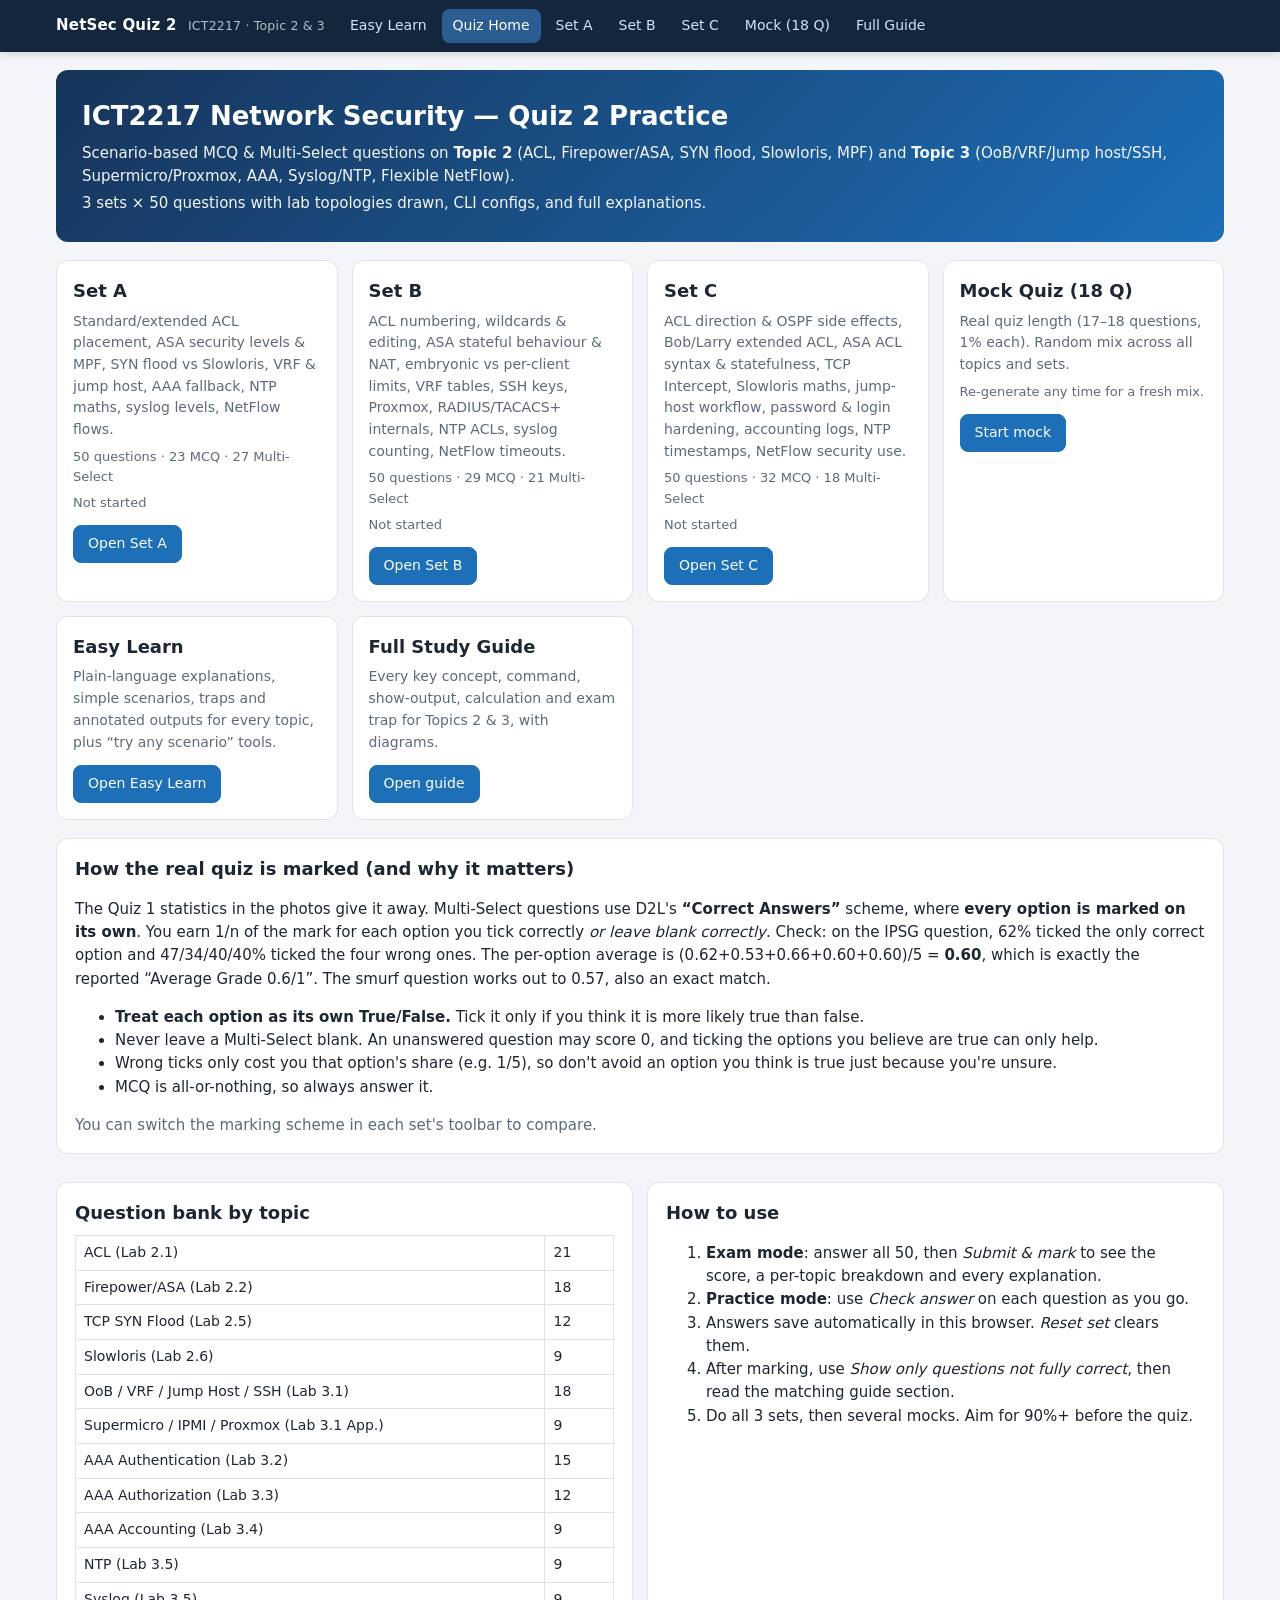
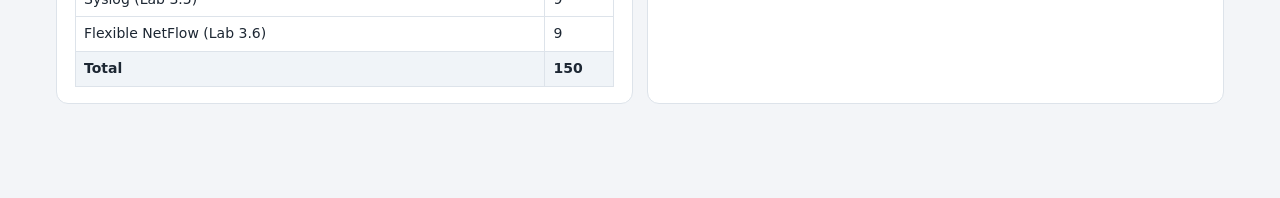
<file: quiz.html>
<!DOCTYPE html>
<!-- GENERATED by build.py from src/quiz.html + assets/ — edit those, then re-run build.py -->
<html lang="en">
<head>
<meta charset="utf-8">
<meta name="viewport" content="width=device-width, initial-scale=1">
<title>NetSec Quiz 2 Practice — Topic 2 &amp; 3 (ICT2217)</title>
<style>/* assets/app.css */
:root {
  --bg: #f3f5f8; --card: #fff; --ink: #1d2733; --muted: #5c6b7a; --line: #dde3ea;
  --blue: #1d6fb8; --blue-soft: #e8f1fb; --purple: #6c3fb5; --purple-soft: #f1ebfb;
  --green: #1e8449; --green-soft: #e9f7ef; --red: #c0392b; --red-soft: #fdedec; --amber: #b9770e; --amber-soft: #fef5e7;
  --mono: ui-monospace, SFMono-Regular, Menlo, Consolas, "Liberation Mono", monospace;
  --radius: 12px;
}
* { box-sizing: border-box; }
html { scroll-behavior: smooth; }
body { margin: 0; font: 15px/1.55 system-ui, -apple-system, "Segoe UI", Roboto, Helvetica, Arial, sans-serif; color: var(--ink); background: var(--bg); }
a { color: var(--blue); }
code, kbd { font-family: var(--mono); font-size: .92em; background: #eef2f6; padding: 1px 5px; border-radius: 4px; }

/* ---------- top bar ---------- */
.topbar { position: sticky; top: 0; z-index: 50; background: #13263d; color: #fff; box-shadow: 0 2px 8px rgba(0,0,0,.15); }
.topbar .inner { max-width: 1200px; margin: 0 auto; display: flex; align-items: center; gap: 14px; padding: 9px 16px; flex-wrap: wrap; }
.brand { font-weight: 700; letter-spacing: .2px; white-space: nowrap; }
.brand small { font-weight: 400; opacity: .7; margin-left: 6px; }
.nav { display: flex; gap: 4px; flex-wrap: wrap; }
.nav a { color: #d6e4f3; text-decoration: none; padding: 6px 11px; border-radius: 8px; font-size: 14px; }
.nav a:hover { background: rgba(255,255,255,.08); }
.nav a.active { background: #2b5d93; color: #fff; }

.wrap { max-width: 1200px; margin: 0 auto; padding: 18px 16px 80px; }

/* ---------- home ---------- */
.hero { background: linear-gradient(135deg,#17345a,#1d6fb8); color: #fff; border-radius: var(--radius); padding: 26px 26px 22px; }
.hero h1 { margin: 0 0 6px; font-size: 26px; }
.hero p { margin: 4px 0; opacity: .95; }
.grid { display: grid; grid-template-columns: repeat(auto-fit, minmax(240px, 1fr)); gap: 14px; margin: 18px 0; }
.tile { background: var(--card); border: 1px solid var(--line); border-radius: var(--radius); padding: 16px; display: flex; flex-direction: column; gap: 6px; }
.tile h3 { margin: 0; font-size: 18px; }
.tile p { margin: 0; color: var(--muted); font-size: 14px; }
.tile .meta { font-size: 13px; color: var(--muted); }
.tile .btn { align-self: flex-start; margin-top: 6px; }
.panel { background: var(--card); border: 1px solid var(--line); border-radius: var(--radius); padding: 16px 18px; margin: 14px 0; }
.panel h2 { margin: 0 0 8px; font-size: 18px; }
table.simple { border-collapse: collapse; width: 100%; font-size: 14px; }
table.simple th, table.simple td { border: 1px solid var(--line); padding: 6px 8px; text-align: left; vertical-align: top; }
table.simple th { background: #f0f4f8; }

/* ---------- buttons & controls ---------- */
.btn { border: 1px solid var(--blue); background: var(--blue); color: #fff; padding: 7px 14px; border-radius: 8px; font-size: 14px; cursor: pointer; text-decoration: none; display: inline-block; }
.btn:hover { filter: brightness(1.08); }
.btn.ghost { background: #fff; color: var(--blue); }
.btn.warn { background: #fff; color: var(--red); border-color: var(--red); }
.btn.small { padding: 4px 10px; font-size: 13px; }
.btn.green { background: var(--green); border-color: var(--green); }
.controls { display: flex; flex-wrap: wrap; gap: 10px 16px; align-items: center; background: var(--card); border: 1px solid var(--line); border-radius: var(--radius); padding: 10px 14px; margin-bottom: 14px; font-size: 14px; }
.controls label { display: inline-flex; align-items: center; gap: 6px; color: var(--muted); }
.controls select { font: inherit; padding: 3px 6px; border-radius: 6px; border: 1px solid var(--line); }
.controls .spacer { flex: 1; }
.stat { font-weight: 600; color: var(--ink); }

/* ---------- layout with navigator ---------- */
.layout { display: grid; grid-template-columns: 1fr 230px; gap: 16px; align-items: start; }
.layout > *, .guide > * { min-width: 0; }
@media (max-width: 900px) {
  .layout { grid-template-columns: 1fr; }
  .navigator { position: static !important; order: -1; padding: 10px; }
  .navgrid { grid-template-columns: repeat(10, 1fr); gap: 4px; }
  .navgrid a { font-size: 11px; padding: 4px 0; }
  .q-body { padding: 12px 10px 4px; }
  .doc { padding: 6px 14px 24px; }
  .doc table { display: block; overflow-x: auto; }
  .doc code { white-space: normal; word-break: break-word; }
}
.navigator { position: sticky; top: 64px; background: var(--card); border: 1px solid var(--line); border-radius: var(--radius); padding: 12px; }
.navigator h4 { margin: 0 0 8px; font-size: 14px; }
.navgrid { display: grid; grid-template-columns: repeat(5, 1fr); gap: 5px; }
.navgrid a { display: block; text-align: center; font-size: 12px; padding: 5px 0; border-radius: 6px; border: 1px solid var(--line); text-decoration: none; color: var(--ink); background: #fafbfc; }
.navgrid a.ans { background: var(--blue-soft); border-color: #a9c8ea; }
.navgrid a.ok { background: var(--green-soft); border-color: #8fd1a6; color: var(--green); font-weight: 700; }
.navgrid a.part { background: var(--amber-soft); border-color: #f0c27b; color: var(--amber); font-weight: 700; }
.navgrid a.bad { background: var(--red-soft); border-color: #e6a19a; color: var(--red); font-weight: 700; }
.legend { font-size: 11.5px; color: var(--muted); margin-top: 8px; line-height: 1.7; }
.legend span { display: inline-block; width: 10px; height: 10px; border-radius: 3px; margin-right: 4px; vertical-align: -1px; }

/* ---------- question card ---------- */
.q { background: var(--card); border: 1px solid var(--line); border-radius: var(--radius); margin-bottom: 16px; overflow: hidden; scroll-margin-top: 70px; }
.q-head { display: flex; gap: 8px; align-items: center; padding: 9px 14px; background: #eef2f6; border-bottom: 1px solid var(--line); font-size: 14px; flex-wrap: wrap; }
.q-head .num { font-weight: 700; }
.chip { font-size: 11.5px; padding: 2px 8px; border-radius: 99px; font-weight: 600; letter-spacing: .2px; }
.chip.mcq { background: var(--blue-soft); color: var(--blue); }
.chip.multi { background: var(--purple-soft); color: var(--purple); }
.chip.topic { background: #eef0f2; color: #4d5b69; font-weight: 500; }
.q-head .score { margin-left: auto; font-weight: 700; }
.q-body { padding: 14px 16px 6px; }
.q-body p { margin: 0 0 10px; }
.diagram { margin: 4px 0 12px; text-align: center; background: #fbfcfd; border: 1px solid #edf1f5; border-radius: 10px; padding: 8px; overflow-x: auto; }
.select-all { font-weight: 700; margin: 8px 0 4px; }
.opts { list-style: none; padding: 0; margin: 8px 0 12px; }
.opts li { margin: 6px 0; }
.opts label { display: flex; gap: 10px; align-items: flex-start; padding: 8px 10px; border: 1px solid var(--line); border-radius: 9px; cursor: pointer; background: #fff; transition: background .1s; }
.opts label:hover { background: #f7f9fb; }
.opts input { margin-top: 3px; flex: none; }
.opts .letter { font-weight: 700; color: var(--muted); min-width: 16px; }
.opts label.sel { border-color: #8eb6e0; background: var(--blue-soft); }
.opts label.correct { border-color: #6fc28e; background: var(--green-soft); }
.opts label.wrong { border-color: #e39a91; background: var(--red-soft); }
.opts label.missed { border-color: #6fc28e; border-style: dashed; }
.opts .mark { margin-left: auto; font-weight: 700; padding-left: 8px; white-space: nowrap; font-size: 13px; }
.q-foot { display: flex; gap: 8px; align-items: center; padding: 0 16px 12px; }
.explain { margin: 0 16px 14px; padding: 12px 14px; background: #f6f9fc; border-left: 4px solid var(--blue); border-radius: 8px; font-size: 14.5px; }
.explain.hidden { display: none; }
.explain b.key { color: var(--green); }
.explain ul { margin: 6px 0; padding-left: 20px; }

pre.cli { font-family: var(--mono); font-size: 13px; line-height: 1.45; background: #0f1b2a; color: #d5e2f0; padding: 10px 12px; border-radius: 8px; overflow-x: auto; margin: 6px 0 12px; white-space: pre; }
pre.cli b { color: #ffffff; font-weight: 700; }
pre.cli .pr { color: #8fb6dc; }
pre.cli .cm { color: #7f8c8d; font-style: italic; }
pre.cli.out { background: #1b2430; color: #d0d7de; }

/* ---------- results ---------- */
.results { background: var(--card); border: 2px solid var(--green); border-radius: var(--radius); padding: 16px 18px; margin-bottom: 16px; }
.results h2 { margin: 0 0 6px; }
.big { font-size: 30px; font-weight: 800; }
.bar { height: 10px; background: #e6ebf0; border-radius: 99px; overflow: hidden; }
.bar > div { height: 100%; background: var(--green); }
.topic-table td:nth-child(2), .topic-table td:nth-child(3) { text-align: right; white-space: nowrap; }

/* ---------- diagram text classes ---------- */
.netdiag text { font-family: system-ui, -apple-system, "Segoe UI", Roboto, Arial, sans-serif; }
.nd-name { font-size: 12.5px; font-weight: 700; fill: #1d2733; }
.nd-sub { font-size: 11px; fill: #34495e; }
.nd-if { font-size: 10.5px; fill: #444; font-weight: 600; }
.nd-net { font-size: 10.5px; fill: #1f618d; }
.nd-zone { font-size: 11.5px; font-weight: 700; }
.nd-tag { font-size: 10.5px; fill: #fff; font-weight: 700; }
.nd-inner { font-size: 12px; font-weight: 700; fill: #3b5f86; }
.nd-flow { font-size: 10.5px; font-weight: 700; }
.nd-title { font-size: 13px; font-weight: 700; fill: #1d2733; }
.sq-actor { font-size: 12px; font-weight: 700; fill: #fff; }
.sq-msg { font-size: 11px; font-weight: 600; }
.sq-note { font-size: 11px; }

.toast { position: fixed; bottom: 18px; left: 50%; transform: translateX(-50%); background: #13263d; color: #fff; padding: 9px 16px; border-radius: 8px; font-size: 14px; opacity: 0; transition: opacity .2s; pointer-events: none; z-index: 99; }
.toast.show { opacity: .95; }
.muted { color: var(--muted); }
.hidden { display: none !important; }

/* ---------- guide ---------- */
.guide { display: grid; grid-template-columns: 250px 1fr; gap: 20px; align-items: start; }
@media (max-width: 900px) { .guide { grid-template-columns: 1fr; } .toc { position: static !important; max-height: none !important; } }
.toc { position: sticky; top: 64px; max-height: calc(100vh - 80px); overflow: auto; background: var(--card); border: 1px solid var(--line); border-radius: var(--radius); padding: 12px 14px; font-size: 14px; }
.toc a { display: block; text-decoration: none; padding: 3px 0; color: var(--ink); }
.toc a.l2 { padding-left: 12px; color: var(--muted); font-size: 13px; }
.toc a:hover { color: var(--blue); }
.doc { background: var(--card); border: 1px solid var(--line); border-radius: var(--radius); padding: 8px 26px 30px; min-width: 0; }
.doc h2 { margin: 30px 0 8px; padding-top: 10px; border-top: 2px solid #e8edf2; font-size: 22px; scroll-margin-top: 70px; }
.doc h2:first-child { border-top: none; }
.doc h3 { margin: 22px 0 6px; font-size: 17px; color: #17345a; scroll-margin-top: 70px; }
.doc h4 { margin: 14px 0 4px; font-size: 15px; }
.doc p, .doc li { font-size: 15px; }
.doc ul, .doc ol { padding-left: 22px; }
.doc table { border-collapse: collapse; width: 100%; font-size: 14px; margin: 8px 0 14px; }
.doc th, .doc td { border: 1px solid var(--line); padding: 6px 9px; text-align: left; vertical-align: top; }
.doc th { background: #f0f4f8; }
.callout { border-radius: 10px; padding: 10px 14px; margin: 10px 0 14px; font-size: 14.5px; }
.callout.trap { background: var(--red-soft); border-left: 4px solid var(--red); }
.callout.tip { background: var(--green-soft); border-left: 4px solid var(--green); }
.callout.key { background: var(--blue-soft); border-left: 4px solid var(--blue); }
.callout.ex { background: var(--amber-soft); border-left: 4px solid var(--amber); }
.callout > b:first-child { display: block; margin-bottom: 3px; }
figure.dg { margin: 10px 0 16px; text-align: center; background: #fbfcfd; border: 1px solid #edf1f5; border-radius: 10px; padding: 10px; overflow-x: auto; }
figure.dg figcaption { font-size: 13px; color: var(--muted); margin-top: 4px; }
.two { display: grid; grid-template-columns: 1fr 1fr; gap: 14px; }
@media (max-width: 760px) { .two { grid-template-columns: 1fr; } }
@media print { .topbar, .toc, .controls, .navigator { display: none !important; } .guide, .layout { display: block; } body { background: #fff; } }
@media (max-width: 600px) { .topbar { position: static; } .navigator, .toc { top: 8px; } }

</style>
</head>
<body>
<header class="topbar"><div class="inner">
  <div class="brand">NetSec Quiz 2 <small>ICT2217 · Topic 2 &amp; 3</small></div>
  <nav class="nav">
    <a href="index.html">Easy Learn</a>
    <a href="#home">Quiz Home</a>
    <a href="#A">Set A</a>
    <a href="#B">Set B</a>
    <a href="#C">Set C</a>
    <a href="#mock">Mock (18 Q)</a>
    <a href="guide.html">Full Guide</a>
  </nav>
</div></header>
<main class="wrap" id="view"><p>Loading…</p></main>
<div class="toast" id="toast"></div>
<noscript><p style="padding:20px">This practice quiz needs JavaScript enabled.</p></noscript>
<script>/* assets/diagram.js */
/* =====================================================================
   NetDiag — a tiny dependency-free SVG renderer for network topologies
   and sequence (ladder) diagrams, used by the quiz and the study guide.
   ===================================================================== */
(function (global) {
  'use strict';

  const esc = (s) => String(s).replace(/&/g, '&amp;').replace(/</g, '&lt;').replace(/>/g, '&gt;');
  let uid = 0;

  /* ---------- small drawing helpers ---------- */
  function arrow(x1, y1, x2, y2, c = '#fff', w = 1.8, h = 4.2) {
    const a = Math.atan2(y2 - y1, x2 - x1);
    const p1 = [x2 - h * Math.cos(a - 0.55), y2 - h * Math.sin(a - 0.55)];
    const p2 = [x2 - h * Math.cos(a + 0.55), y2 - h * Math.sin(a + 0.55)];
    return `<line x1="${x1}" y1="${y1}" x2="${x2}" y2="${y2}" stroke="${c}" stroke-width="${w}" stroke-linecap="round"/>` +
      `<path d="M${x2},${y2}L${p1[0].toFixed(1)},${p1[1].toFixed(1)}L${p2[0].toFixed(1)},${p2[1].toFixed(1)}Z" fill="${c}"/>`;
  }

  /* ---------- device icons, centred on (0,0) ---------- */
  const ICON = {
    router: () =>
      `<path d="M-27,-5 V5 A27,9 0 0 0 27,5 V-5 Z" fill="#14589c"/>` +
      `<ellipse cx="0" cy="-5" rx="27" ry="9" fill="#3b8ad9" stroke="#14589c" stroke-width="1"/>` +
      arrow(-21, -5, -8, -5) + arrow(21, -5, 8, -5) + arrow(-2, -8, -9, -12) + arrow(2, -2, 9, 2),
    switch: () =>
      `<path d="M-28,-5 L-21,-12 L29,-12 L22,-5 Z" fill="#5aa6e8"/>` +
      `<rect x="-28" y="-5" width="50" height="16" fill="#1d6fb8"/>` +
      `<path d="M22,-5 L29,-12 L29,4 L22,11 Z" fill="#0f4c86"/>` +
      arrow(-22, -0.5, 15, -0.5, '#fff', 1.6) + arrow(15, 5.5, -22, 5.5, '#fff', 1.6),
    l3switch: () =>
      `<path d="M-19,-13 L-12,-20 L21,-20 L14,-13 Z" fill="#5aa6e8"/>` +
      `<rect x="-19" y="-13" width="33" height="33" fill="#1d6fb8"/>` +
      `<path d="M14,-13 L21,-20 L21,13 L14,20 Z" fill="#0f4c86"/>` +
      arrow(-2.5, 1, -2.5, -10) + arrow(-2.5, 6, -2.5, 17) + arrow(-5, 3.5, -16, 3.5) + arrow(0, 3.5, 11, 3.5),
    firewall: () =>
      `<rect x="-25" y="-17" width="50" height="34" rx="2" fill="#c0392b" stroke="#7b241c"/>` +
      `<g stroke="#f6cfc9" stroke-width="1.4">` +
      `<line x1="-25" y1="-6" x2="25" y2="-6"/><line x1="-25" y1="5.5" x2="25" y2="5.5"/>` +
      `<line x1="-8" y1="-17" x2="-8" y2="-6"/><line x1="9" y1="-17" x2="9" y2="-6"/>` +
      `<line x1="-17" y1="-6" x2="-17" y2="5.5"/><line x1="0" y1="-6" x2="0" y2="5.5"/><line x1="17" y1="-6" x2="17" y2="5.5"/>` +
      `<line x1="-8" y1="5.5" x2="-8" y2="17"/><line x1="9" y1="5.5" x2="9" y2="17"/></g>`,
    pc: () =>
      `<rect x="-19" y="-19" width="38" height="27" rx="2.5" fill="#2c3e50"/>` +
      `<rect x="-16" y="-16" width="32" height="21" fill="#d6e8fa"/>` +
      `<rect x="-3" y="8" width="6" height="5" fill="#2c3e50"/><rect x="-12" y="13" width="24" height="4" rx="1.5" fill="#2c3e50"/>`,
    laptop: () =>
      `<rect x="-17" y="-17" width="34" height="23" rx="2" fill="#2c3e50"/>` +
      `<rect x="-14.5" y="-14.5" width="29" height="18" fill="#d6e8fa"/>` +
      `<path d="M-23,7 H23 L27,13 H-27 Z" fill="#5d6d7e"/>`,
    server: () =>
      `<rect x="-14" y="-22" width="28" height="44" rx="3" fill="#34495e"/>` +
      `<rect x="-10" y="-17" width="20" height="4" rx="1" fill="#aab7c4"/>` +
      `<rect x="-10" y="-10" width="20" height="4" rx="1" fill="#aab7c4"/>` +
      `<rect x="-10" y="-3" width="20" height="4" rx="1" fill="#aab7c4"/>` +
      `<circle cx="7" cy="15" r="2.2" fill="#2ecc71"/>`,
    rack: () =>
      `<rect x="-38" y="-14" width="76" height="28" rx="3" fill="#2c3e50"/>` +
      `<rect x="-33" y="-9" width="22" height="18" rx="1" fill="#566573"/>` +
      `<g stroke="#2c3e50" stroke-width="1.2"><line x1="-33" y1="-3" x2="-11" y2="-3"/><line x1="-33" y1="3" x2="-11" y2="3"/></g>` +
      `<g fill="#aab7c4"><rect x="-6" y="-5" width="7" height="7"/><rect x="3" y="-5" width="7" height="7"/><rect x="12" y="-5" width="7" height="7"/><rect x="21" y="-5" width="7" height="7"/></g>` +
      `<circle cx="32" cy="-8" r="2" fill="#2ecc71"/>`,
    cloud: () =>
      `<path d="M-44,18 C-64,18 -64,-8 -43,-8 C-44,-30 -12,-34 -4,-17 C5,-36 40,-31 37,-8 C60,-10 62,18 41,18 Z" fill="#eef3f9" stroke="#8aa4bf" stroke-width="1.5"/>`,
    attacker: () =>
      `<rect x="-19" y="-19" width="38" height="27" rx="2.5" fill="#1c2833"/>` +
      `<rect x="-16" y="-16" width="32" height="21" fill="#17202a"/>` +
      `<text x="0" y="2" text-anchor="middle" font-size="16" fill="#e74c3c">&#9760;</text>` +
      `<rect x="-3" y="8" width="6" height="5" fill="#1c2833"/><rect x="-12" y="13" width="24" height="4" rx="1.5" fill="#1c2833"/>`,
    user: () =>
      `<circle cx="0" cy="-11" r="7" fill="#e6b47a" stroke="#8a6a3b"/>` +
      `<path d="M-13,16 C-13,1 13,1 13,16 Z" fill="#2e86c1"/>`,
    bus: () => ''
  };
  const HALF = { router: [27, 14], switch: [29, 12], l3switch: [21, 20], firewall: [25, 17], pc: [19, 19], laptop: [27, 17], server: [14, 22], rack: [38, 14], cloud: [62, 34], attacker: [19, 19], user: [13, 18], bus: [2, 2] };

  function nodeLabel(n) {
    const [hw, hh] = HALF[n.type] || [20, 20];
    const lines = [];
    if (n.label) lines.push({ t: n.label, b: true });
    (n.sub || []).forEach((s) => lines.push({ t: s, b: false }));
    if (!lines.length) return '';
    const pos = n.lp || 'below';
    const lh = 13;
    let x = n.x, y, anchor = 'middle';
    if (pos === 'below') y = n.y + hh + 14;
    else if (pos === 'above') y = n.y - hh - 6 - (lines.length - 1) * lh;
    else if (pos === 'left') { x = n.x - hw - 7; anchor = 'end'; y = n.y - ((lines.length - 1) * lh) / 2 + 4; }
    else if (pos === 'right') { x = n.x + hw + 7; anchor = 'start'; y = n.y - ((lines.length - 1) * lh) / 2 + 4; }
    else if (pos === 'inside') { y = n.y + 4; }
    if (n.lx !== undefined) x = n.lx;
    if (n.ly !== undefined) y = n.ly;
    if (n.la) anchor = n.la;
    return lines.map((l, i) =>
      `<text x="${x}" y="${y + i * lh}" text-anchor="${anchor}" class="nd-${l.b ? 'name' : 'sub'}">${esc(l.t)}</text>`).join('');
  }

  function loopbacks(n) {
    return (n.lo || []).map((lo) => {
      const len = lo.len || 34;
      const [hw, hh] = HALF[n.type] || [20, 20];
      let x1 = n.x, y1 = n.y, x2, y2, tx, ty, anchor = 'middle', tick;
      if (lo.dir === 'up') { y1 = n.y - hh; x2 = n.x; y2 = y1 - len; tick = `M${x2 - 7},${y2}H${x2 + 7}`; tx = x2 + 9; ty = y2 + 4; anchor = 'start'; }
      else if (lo.dir === 'down') { y1 = n.y + hh; x2 = n.x; y2 = y1 + len; tick = `M${x2 - 7},${y2}H${x2 + 7}`; tx = x2 + 9; ty = y2 + 2; anchor = 'start'; }
      else if (lo.dir === 'left') { x1 = n.x - hw; x2 = x1 - len; y2 = n.y; tick = `M${x2},${y2 - 7}V${y2 + 7}`; tx = x2 - 5; ty = y2 + 4; anchor = 'end'; }
      else { x1 = n.x + hw; x2 = x1 + len; y2 = n.y; tick = `M${x2},${y2 - 7}V${y2 + 7}`; tx = x2 + 5; ty = y2 + 4; anchor = 'start'; }
      if (lo.tx !== undefined) { tx = lo.tx; ty = lo.ty; anchor = lo.anchor || anchor; }
      const lines = Array.isArray(lo.t) ? lo.t : [lo.t];
      return `<line x1="${x1}" y1="${y1}" x2="${x2}" y2="${y2}" stroke="#2c3e50" stroke-width="2"/><path d="${tick}" stroke="#2c3e50" stroke-width="2"/>` +
        lines.map((t, i) => `<text x="${tx}" y="${ty + i * 12}" text-anchor="${anchor}" class="nd-if">${esc(t)}</text>`).join('');
    }).join('');
  }

  function labelAt(p, t, cls, anchor = 'middle') {
    if (!t) return '';
    const lines = Array.isArray(t) ? t : [t];
    return lines.map((s, i) => `<text x="${p[0].toFixed(1)}" y="${(p[1] + i * 12).toFixed(1)}" text-anchor="${anchor}" class="${cls}">${esc(s)}</text>`).join('');
  }

  function render(spec) {
    const id = 'nd' + (++uid);
    const W = spec.w || 600, H = spec.h || 300;
    const nodes = {};
    (spec.nodes || []).forEach((n) => { nodes[n.id] = n; });
    let out = `<svg class="netdiag" viewBox="0 0 ${W} ${H}" width="${W}" style="max-width:100%;height:auto" xmlns="http://www.w3.org/2000/svg" role="img">`;
    out += `<defs><marker id="${id}h" viewBox="0 0 10 10" refX="9" refY="5" markerWidth="7" markerHeight="7" orient="auto-start-reverse"><path d="M0,0L10,5L0,10z" fill="context-stroke"/></marker>` +
      `<marker id="${id}r" viewBox="0 0 10 10" refX="9" refY="5" markerWidth="7" markerHeight="7" orient="auto-start-reverse"><path d="M0,0L10,5L0,10z" fill="#c0392b"/></marker>` +
      `<marker id="${id}g" viewBox="0 0 10 10" refX="9" refY="5" markerWidth="7" markerHeight="7" orient="auto-start-reverse"><path d="M0,0L10,5L0,10z" fill="#1e8449"/></marker>` +
      `<marker id="${id}b" viewBox="0 0 10 10" refX="9" refY="5" markerWidth="7" markerHeight="7" orient="auto-start-reverse"><path d="M0,0L10,5L0,10z" fill="#1f618d"/></marker>` +
      `<marker id="${id}k" viewBox="0 0 10 10" refX="9" refY="5" markerWidth="7" markerHeight="7" orient="auto-start-reverse"><path d="M0,0L10,5L0,10z" fill="#34495e"/></marker></defs>`;
    if (spec.title) out += `<text x="${W / 2}" y="16" text-anchor="middle" class="nd-title">${esc(spec.title)}</text>`;

    // zones
    (spec.zones || []).forEach((z) => {
      out += `<rect x="${z.x}" y="${z.y}" width="${z.w}" height="${z.h}" rx="12" fill="${z.fill || '#eaf2fb'}" stroke="${z.stroke || '#9db8d6'}" stroke-dasharray="${z.dash ? '6 4' : ''}"/>`;
      if (z.label) out += `<text x="${z.lx !== undefined ? z.lx : z.x + 10}" y="${z.ly !== undefined ? z.ly : z.y + 17}" text-anchor="${z.anchor || 'start'}" class="nd-zone" fill="${z.color || '#3b5f86'}">${esc(z.label)}</text>`;
    });

    // links
    (spec.links || []).forEach((l) => {
      const a = nodes[l.a], b = nodes[l.b];
      if (!a || !b) return;
      const ax = a.x + (l.ao ? l.ao[0] : 0), ay = a.y + (l.ao ? l.ao[1] : 0);
      const bx = b.x + (l.bo ? l.bo[0] : 0), by = b.y + (l.bo ? l.bo[1] : 0);
      const color = l.color || '#34495e', wdt = l.width || 2;
      const dash = l.dash ? ` stroke-dasharray="${l.dash === true ? '6 4' : l.dash}"` : '';
      let mx = (ax + bx) / 2, my = (ay + by) / 2;
      if (l.bend) {
        const dx = bx - ax, dy = by - ay, len = Math.hypot(dx, dy) || 1;
        const cx = mx + (-dy / len) * l.bend, cy = my + (dx / len) * l.bend;
        out += `<path d="M${ax},${ay} Q${cx.toFixed(1)},${cy.toFixed(1)} ${bx},${by}" fill="none" stroke="${color}" stroke-width="${wdt}"${dash}/>`;
        mx = 0.25 * ax + 0.5 * cx + 0.25 * bx; my = 0.25 * ay + 0.5 * cy + 0.25 * by;
      } else if (l.elbow) {
        // orthogonal route: horizontal first ('h') or vertical first ('v')
        const pts = l.elbow === 'h' ? `${ax},${ay} ${bx},${ay} ${bx},${by}` : `${ax},${ay} ${ax},${by} ${bx},${by}`;
        out += `<polyline points="${pts}" fill="none" stroke="${color}" stroke-width="${wdt}"${dash}/>`;
      } else {
        out += `<line x1="${ax}" y1="${ay}" x2="${bx}" y2="${by}" stroke="${color}" stroke-width="${wdt}"${dash}/>`;
      }
      if (l.channel) { // EtherChannel ellipse marker(s)
        const n = l.channel;
        for (let i = 0; i < n; i++) {
          const t = 0.4 + i * 0.2 / Math.max(1, n - 1);
          out += `<ellipse cx="${(ax + (bx - ax) * t).toFixed(1)}" cy="${(ay + (by - ay) * t).toFixed(1)}" rx="4" ry="10" fill="none" stroke="#c0392b" stroke-width="1.6"/>`;
        }
      }
      // automatic label positions
      const dx = bx - ax, dy = by - ay, len = Math.hypot(dx, dy) || 1, ux = dx / len, uy = dy / len;
      let nx = -uy, ny = ux; // normal
      const horiz = Math.abs(dx) >= Math.abs(dy);
      if (horiz && ny > 0) { nx = -nx; ny = -ny; }      // labels above horizontal-ish lines
      if (!horiz && nx < 0) { nx = -nx; ny = -ny; }     // labels right of vertical-ish lines
      const anchor = horiz ? 'middle' : 'start';
      const off = l.off || 10;
      const rA = Math.max(...(HALF[a.type] || [20, 20])) + 16;
      const rB = Math.max(...(HALF[b.type] || [20, 20])) + 16;
      const dA = Math.min(rA, len * 0.42), dB = Math.min(rB, len * 0.42);
      const pa = l.laP || [ax + ux * dA + nx * off, ay + uy * dA + ny * off + (horiz ? 0 : 4)];
      const pb = l.lbP || [bx - ux * dB + nx * off, by - uy * dB + ny * off + (horiz ? 0 : 4)];
      const pm = l.mP || [mx + nx * (off + 2), my + ny * (off + 2) + (horiz ? 0 : 4)];
      out += labelAt(pa, l.la, 'nd-if', l.laA || anchor) + labelAt(pb, l.lb, 'nd-if', l.lbA || anchor) + labelAt(pm, l.m, 'nd-net', l.mA || anchor);
    });

    // free arrows (traffic flows)
    (spec.arrows || []).forEach((r) => {
      const col = r.color || '#c0392b';
      const mk = col === '#1e8449' ? 'g' : col === '#1f618d' ? 'b' : col === '#34495e' ? 'k' : 'r';
      const pts = r.pts.map((p) => p.join(',')).join(' ');
      out += `<polyline points="${pts}" fill="none" stroke="${col}" stroke-width="${r.width || 2}" ${r.dash === false ? '' : 'stroke-dasharray="5 4"'} marker-end="url(#${id}${mk})"${r.both ? ` marker-start="url(#${id}${mk})"` : ''}/>`;
      if (r.t) out += labelAt(r.tP || r.pts[0], r.t, 'nd-flow', r.tA || 'start').replace(/class="nd-flow"/g, `class="nd-flow" fill="${col}"`);
    });

    // nodes
    (spec.nodes || []).forEach((n) => {
      const icon = (ICON[n.type] || ICON.pc)();
      const sc = n.scale || 1;
      out += `<g transform="translate(${n.x},${n.y})${sc !== 1 ? ` scale(${sc})` : ''}">${icon}</g>`;
      if (n.inner) out += `<text x="${n.x}" y="${n.y + (n.type === 'cloud' ? 6 : 4)}" text-anchor="middle" class="nd-inner">${esc(n.inner)}</text>`;
      out += loopbacks(n) + nodeLabel(n);
    });

    // tags / badges (e.g. "ACL 100 in")
    (spec.tags || []).forEach((t) => {
      const w = t.w || (String(t.t).length * 6.3 + 12);
      const col = t.color || '#c0392b';
      out += `<rect x="${(t.x - w / 2).toFixed(1)}" y="${t.y - 10}" width="${w.toFixed(1)}" height="18" rx="9" fill="${col}"/>` +
        `<text x="${t.x}" y="${t.y + 3}" text-anchor="middle" class="nd-tag">${esc(t.t)}</text>`;
    });
    (spec.marks || []).forEach((m) => {
      if (m.k === 'x') out += `<g stroke="#c0392b" stroke-width="3" stroke-linecap="round"><line x1="${m.x - 6}" y1="${m.y - 6}" x2="${m.x + 6}" y2="${m.y + 6}"/><line x1="${m.x + 6}" y1="${m.y - 6}" x2="${m.x - 6}" y2="${m.y + 6}"/></g>`;
      else out += `<path d="M${m.x - 7},${m.y} L${m.x - 2},${m.y + 5} L${m.x + 7},${m.y - 6}" fill="none" stroke="#1e8449" stroke-width="3" stroke-linecap="round"/>`;
    });
    (spec.texts || []).forEach((t) => {
      const lines = Array.isArray(t.t) ? t.t : [t.t];
      lines.forEach((s, i) => {
        out += `<text x="${t.x}" y="${t.y + i * (t.lh || 13)}" text-anchor="${t.a || 'start'}" class="nd-txt" style="font-size:${t.size || 11}px;fill:${t.color || '#2c3e50'};font-weight:${t.bold ? 700 : 400};${t.italic ? 'font-style:italic;' : ''}${t.mono ? 'font-family:var(--mono,monospace);' : ''}">${esc(s)}</text>`;
      });
    });
    out += '</svg>';
    return out;
  }

  /* ---------- sequence / ladder diagrams ---------- */
  function seq(spec) {
    const id = 'sq' + (++uid);
    const W = spec.w || 560, H = spec.h || 260;
    const act = {};
    (spec.actors || []).forEach((a) => { act[a.id] = a; });
    let out = `<svg class="netdiag" viewBox="0 0 ${W} ${H}" width="${W}" style="max-width:100%;height:auto" xmlns="http://www.w3.org/2000/svg">`;
    out += `<defs><marker id="${id}a" viewBox="0 0 10 10" refX="9" refY="5" markerWidth="7" markerHeight="7" orient="auto"><path d="M0,0L10,5L0,10z" fill="context-stroke"/></marker></defs>`;
    const top = spec.top || 8;
    (spec.actors || []).forEach((a) => {
      const w = a.w || Math.max(90, a.name.length * 7.2 + 18);
      out += `<rect x="${a.x - w / 2}" y="${top}" width="${w}" height="26" rx="6" fill="${a.fill || '#1d6fb8'}"/>` +
        `<text x="${a.x}" y="${top + 17}" text-anchor="middle" class="sq-actor">${esc(a.name)}</text>` +
        `<line x1="${a.x}" y1="${top + 26}" x2="${a.x}" y2="${H - 6}" stroke="#9aa9b8" stroke-width="1.5" stroke-dasharray="4 4"/>`;
    });
    (spec.bands || []).forEach((b) => {
      out += `<rect x="${b.x}" y="${b.y}" width="${b.w}" height="${b.h}" rx="6" fill="${b.fill || '#fdf2e9'}" stroke="${b.stroke || '#e59866'}"/>` +
        (b.t ? `<text x="${b.x + b.w / 2}" y="${b.y + 14}" text-anchor="middle" class="sq-note">${esc(b.t)}</text>` : '');
    });
    (spec.msgs || []).forEach((m) => {
      const a = act[m.from], b = act[m.to];
      const y1 = m.y, y2 = m.y2 !== undefined ? m.y2 : m.y;
      const col = m.color || '#2c3e50';
      const dir = b.x > a.x ? 1 : -1;
      let x2 = b.x - dir * 3;
      if (m.lost) x2 = a.x + (b.x - a.x) * 0.72;
      const ly2 = m.lost ? y1 + (y2 - y1) * 0.72 : y2;
      out += `<line x1="${a.x}" y1="${y1}" x2="${x2}" y2="${ly2}" stroke="${col}" stroke-width="2" ${m.dash ? 'stroke-dasharray="6 4"' : ''} marker-end="url(#${id}a)"/>`;
      if (m.lost) out += `<g stroke="#c0392b" stroke-width="3" stroke-linecap="round"><line x1="${x2 + 4}" y1="${ly2 - 7}" x2="${x2 + 16}" y2="${ly2 + 5}"/><line x1="${x2 + 16}" y1="${ly2 - 7}" x2="${x2 + 4}" y2="${ly2 + 5}"/></g>`;
      if (m.t) {
        const tx = m.tx !== undefined ? m.tx : (m.lost ? (a.x + x2) / 2 : (a.x + b.x) / 2);
        const ty = m.ty !== undefined ? m.ty : (y1 + y2) / 2 - 6;
        const lines = Array.isArray(m.t) ? m.t : [m.t];
        lines.forEach((s, i) => { out += `<text x="${tx}" y="${ty + i * 12 - (lines.length - 1) * 12}" text-anchor="middle" class="sq-msg" style="fill:${col}">${esc(s)}</text>`; });
      }
    });
    (spec.notes || []).forEach((n) => {
      const lines = Array.isArray(n.t) ? n.t : [n.t];
      lines.forEach((s, i) => {
        out += `<text x="${n.x}" y="${n.y + i * 12}" text-anchor="${n.a || 'start'}" class="sq-note" style="fill:${n.color || '#5d6d7e'};font-weight:${n.bold ? 700 : 400}">${esc(s)}</text>`;
      });
    });
    out += '</svg>';
    return out;
  }

  /* =====================================================================
     PRESETS — the lab topologies used throughout Topic 2 & 3.
     Each preset returns a spec; pass {extra:{tags:[],arrows:[],marks:[],texts:[]}} to annotate.
     ===================================================================== */
  function merge(spec, extra) {
    if (!extra) return spec;
    ['tags', 'arrows', 'marks', 'texts', 'zones', 'nodes', 'links'].forEach((k) => {
      if (extra[k]) spec[k] = (spec[k] || []).concat(extra[k]);
    });
    if (extra.h) spec.h = extra.h;
    if (extra.w) spec.w = extra.w;
    return spec;
  }

  const P = {};

  // Lab 2.1a / 2.1b — standard & extended ACL topology
  P.aclLab = (o = {}) => merge({
    w: 640, h: 360,
    nodes: [
      { id: 'R1', type: 'router', x: 320, y: 62, label: 'R1', lp: 'below', ly: 92,
        lo: [{ dir: 'up', len: 26, t: o.lo1 ? ['Lo0 209.165.200.225/27', 'Lo1 209.165.201.1/27'] : 'Lo0 209.165.200.225/27' }] },
      { id: 'DSW1', type: 'l3switch', x: 170, y: 150, label: 'DSW1', lp: 'left', lx: 108, ly: 186, sub: ['VLAN1 192.168.10.1'],
        lo: [{ dir: 'left', len: 26, t: 'Lo0 192.168.30.1/24', tx: 120, ty: 134, anchor: 'end' }] },
      { id: 'DSW2', type: 'l3switch', x: 470, y: 150, label: 'DSW2', lp: 'right', lx: 532, ly: 186, la: 'start', sub: ['VLAN1 192.168.20.1'],
        lo: [{ dir: 'right', len: 26, t: 'Lo0 192.168.40.1/24', tx: 520, ty: 134, anchor: 'start' }] },
      { id: 'SW1', type: 'switch', x: 170, y: 235, label: 'SW1', lp: 'left' },
      { id: 'SW2', type: 'switch', x: 470, y: 235, label: 'SW2', lp: 'right' },
      { id: 'PCA', type: 'pc', x: 170, y: 305, label: 'PC-A', lp: 'left', sub: ['192.168.10.3'] },
      { id: 'PCB', type: 'pc', x: 470, y: 305, label: 'PC-B', lp: 'right', sub: ['192.168.20.3'] }
    ],
    links: [
      { a: 'R1', b: 'DSW1', la: 'G0/0/1', lb: 'G1/0/1', m: '10.1.1.0/30', laP: [266, 70], lbP: [222, 120], mP: [218, 88] },
      { a: 'R1', b: 'DSW2', la: 'G0/1/1', lb: 'G1/0/24', m: '10.2.2.0/30', laP: [376, 70], lbP: [420, 120], mP: [424, 88] },
      { a: 'DSW1', b: 'SW1', la: 'G1/0/10', lb: 'G1/0/5', laP: [178, 186], lbP: [178, 214] },
      { a: 'DSW2', b: 'SW2', la: 'G1/0/10', lb: 'G1/0/5', laP: [478, 186], lbP: [478, 214] },
      { a: 'SW1', b: 'PCA', la: 'G1/0/6', laP: [180, 262] },
      { a: 'SW2', b: 'PCB', la: 'G1/0/18', laP: [480, 262] }
    ],
    texts: [{ x: 170, y: 352, t: '192.168.10.0/24', a: 'middle', color: '#1f618d' }, { x: 470, y: 352, t: '192.168.20.0/24', a: 'middle', color: '#1f618d' }]
  }, o.extra);

  // Lab 2.2 — Firepower/ASA with inside / dmz / outside
  P.asaLab = (o = {}) => merge({
    w: 660, h: 330,
    zones: [
      { x: 10, y: 30, w: 205, h: 240, label: 'Inside (security-level 100)', fill: '#eaf5ea', stroke: '#8fc79a', color: '#1e6b33' },
      { x: 250, y: 205, w: 190, h: 118, label: 'DMZ (security-level 50)', fill: '#fef5e7', stroke: '#f0c27b', color: '#9a6212', lx: 258, ly: 316 },
      { x: 440, y: 30, w: 212, h: 240, label: 'Outside (security-level 0)', fill: '#fdedec', stroke: '#e6a19a', color: '#922b21' }
    ],
    nodes: [
      { id: 'PC1', type: 'pc', x: 60, y: 85, label: 'Inside User 1', sub: [o.in1 || '10.0.0.25'] },
      { id: 'PC2', type: 'pc', x: 60, y: 200, label: 'Inside User 2', sub: [o.in2 || '10.0.0.37'] },
      { id: 'SW', type: 'switch', x: 150, y: 140 },
      { id: 'FW', type: 'firewall', x: 335, y: 140, label: o.fwName || 'Firepower/ASA', lp: 'above' },
      { id: 'SRV', type: 'server', x: 335, y: 262, label: 'DMZ Web Server', lp: 'right', sub: [o.dmzIp || '192.168.2.100'] },
      { id: 'NET', type: 'cloud', x: 545, y: 140, inner: 'Internet' },
      { id: 'WEB', type: 'server', x: 610, y: 70, label: 'Internet Web Server', lp: 'left', sub: [o.webIp || '45.10.20.30'] },
      { id: 'OU', type: 'laptop', x: 600, y: 222, label: 'User on the Internet', lp: 'below', sub: [o.outIp || '23.1.2.10'] }
    ],
    links: [
      { a: 'PC1', b: 'SW' }, { a: 'PC2', b: 'SW' },
      { a: 'SW', b: 'FW', la: '', lb: 'E1/5 inside', m: '10.0.0.1/24', lbP: [262, 128], mP: [228, 160] },
      { a: 'FW', b: 'SRV', la: 'E1/3 dmz', laP: [343, 184], m: '192.168.2.254/24', mP: [343, 198] },
      { a: 'FW', b: 'NET', la: 'E1/1 outside', laP: [418, 128], m: '23.1.2.3/24', mP: [418, 160] },
      { a: 'NET', b: 'WEB', bo: [-8, 10] }, { a: 'NET', b: 'OU' }
    ]
  }, o.extra);

  // Lab 2.5 / 2.6 — Firepower 1010 with PC-A (inside), Web Server (dmz), Attacker (outside)
  P.fpLab = (o = {}) => merge({
    w: 620, h: 270,
    nodes: [
      { id: 'PCA', type: 'laptop', x: 70, y: 80, label: 'PC-A', sub: [o.pcA || '10.0.0.10'] },
      { id: 'FW', type: 'firewall', x: 310, y: 80, label: 'Firepower 1010', lp: 'above' },
      { id: 'ATK', type: 'attacker', x: 550, y: 80, label: 'Attacker', sub: [o.atk || '23.1.2.66'] },
      { id: 'WEB', type: 'laptop', x: 310, y: 210, label: 'PC-B Web Server', lp: 'right', sub: [o.web || '192.168.2.100'] }
    ],
    links: [
      { a: 'PCA', b: 'FW', lb: 'inside E1/5', lbP: [245, 70], m: o.inNet || '10.0.0.0/24 (sec 100)', mP: [170, 100] },
      { a: 'FW', b: 'ATK', la: 'outside E1/1', laP: [378, 70], m: o.outNet || '23.1.2.0/24 (sec 0)', mP: [450, 100] },
      { a: 'FW', b: 'WEB', la: 'dmz E1/3', laP: [318, 122], m: o.dmzNet || '192.168.2.0/24 (sec 50)', mP: [318, 140] }
    ]
  }, o.extra);

  // Lab 3.1 — secure remote access with jump host + VRF
  P.jumpLab = (o = {}) => merge({
    w: 660, h: 300,
    zones: [{ x: 430, y: 20, w: 220, h: 250, label: 'Supermicro server (Proxmox)', fill: '#f4f6f7', stroke: '#aab7b8', color: '#424949' }],
    nodes: [
      { id: 'LT', type: 'laptop', x: 60, y: 140, label: 'Laptop', sub: ['(network engineer', 'on the Internet)', o.lt || ''] },
      { id: 'R1', type: 'router', x: 240, y: 140, label: 'R1', lp: 'above', sub: ['Catalyst 8200L'] },
      { id: 'SM', type: 'rack', x: 540, y: 150 }
    ],
    links: [
      { a: 'LT', b: 'R1', lb: 'G0/0/0', lbP: [188, 130], m: o.n0 || '', mP: [140, 160] },
      { a: 'R1', b: 'SM', ao: [20, -6], bo: [-38, -8], bend: -36, la: 'G0/0/1', laP: [304, 104], lb: 'LAN 2 (eno2)', lbP: [452, 105], m: o.n1 || '', mP: [380, 92] },
      { a: 'R1', b: 'SM', ao: [20, 4], bo: [-38, 8], bend: 36, color: '#16a085', la: 'G0/1/1 (VRF ' + (o.vrf || 'OOB') + ')', laP: [258, 180], laA: 'start', lb: 'LAN 3 (eno5)', lbP: [452, 210], m: o.n2 || '', mP: [380, 222] }
    ],
    texts: [
      { x: 540, y: 58, t: 'Jump Server VM (SSH)', a: 'middle', bold: true, size: 12 },
      { x: 540, y: 73, t: 'ens18 → vmbr1 → eno2 (LAN 2)', a: 'middle', size: 10.5 },
      { x: 540, y: 87, t: o.vm1 || '', a: 'middle', size: 10.5, color: '#1f618d' },
      { x: 540, y: 238, t: 'ens19 → vmbr2 → eno5 (LAN 3)', a: 'middle', size: 10.5 },
      { x: 540, y: 252, t: o.vm2 || '', a: 'middle', size: 10.5, color: '#16a085' },
      { x: 360, y: 290, t: 'Green = Out-of-Band (OOB) management network', a: 'middle', size: 10.5, color: '#16a085' }
    ]
  }, o.extra);

  // Lab 3.2–3.4 — AAA client switch + TACACS+ + RADIUS servers
  P.aaaLab = (o = {}) => merge({
    w: 620, h: 260,
    nodes: [
      { id: 'PC', type: 'laptop', x: 70, y: 130, label: 'Admin PC', sub: [o.pc || '192.168.1.3'] },
      { id: 'SW', type: 'switch', x: 270, y: 130, label: o.sw || 'SW1 (AAA client)', sub: [o.swIp || 'VLAN1 192.168.1.2'] },
      { id: 'TAC', type: 'server', x: 440, y: 60, label: 'TACACS+ server', lp: 'right', sub: ['TACACS.net (Windows)', o.tac || '192.168.1.11'] },
      { id: 'RAD', type: 'server', x: 440, y: 200, label: 'RADIUS server', lp: 'right', sub: ['FreeRADIUS (Kali)', o.rad || '192.168.1.12'] }
    ],
    links: [
      { a: 'PC', b: 'SW', m: 'Console + SSH', mP: [170, 120] },
      { a: 'SW', b: 'TAC', m: 'TCP 49', mP: [365, 86] },
      { a: 'SW', b: 'RAD', m: 'UDP 1812/1813', mP: [330, 190] }
    ]
  }, o.extra);

  // Lab 3.5 — Syslog & NTP
  P.syslogLab = (o = {}) => merge({
    w: 600, h: 170,
    nodes: [
      { id: 'R1', type: 'router', x: 80, y: 70, label: 'R1', sub: [o.r1 || 'NTP Server'] },
      { id: 'R2', type: 'router', x: 300, y: 70, label: 'R2', sub: [o.r2 || 'NTP Client / Syslog client'] },
      { id: 'PCB', type: 'pc', x: 515, y: 70, label: 'PC-B', sub: [o.pcb || 'Syslog Server (Tftpd64)', '172.16.2.3'] }
    ],
    links: [
      { a: 'R1', b: 'R2', la: 'G0/0/1', lb: 'G0/0/1', m: '10.1.1.0/30', laP: [140, 60], lbP: [240, 60], mP: [190, 90] },
      { a: 'R2', b: 'PCB', la: 'G0/0/0', laP: [360, 60], m: '172.16.2.0/24', mP: [420, 90] }
    ],
  }, o.extra);

  // Lab 3.6 — Flexible NetFlow
  P.netflowLab = (o = {}) => merge({
    w: 640, h: 270,
    nodes: [
      { id: 'R1', type: 'router', x: 150, y: 90, label: 'R1', sub: ['NTP Server'], lo: [{ dir: 'left', len: 30, t: ['Loopback0', '10.0.0.1/24'], tx: 88, ty: 72, anchor: 'end' }] },
      { id: 'D1', type: 'l3switch', x: 340, y: 90, label: 'D1', lp: 'above', ly: 52, sub: [] },
      { id: 'A1', type: 'switch', x: 540, y: 90, label: 'A1', lp: 'above', ly: 62 },
      { id: 'PC1', type: 'pc', x: 340, y: 210, label: 'PC1', lp: 'right', sub: ['192.168.1.50', o.pc1 || 'NetFlow collector'] },
      { id: 'PC2', type: 'pc', x: 540, y: 210, label: 'PC2', lp: 'right', sub: ['192.168.1.75'] }
    ],
    links: [
      { a: 'R1', b: 'D1', la: 'G0/0/1 .1', lb: 'G1/0/11', laP: [210, 80], lbP: [292, 80] },
      { a: 'D1', b: 'A1', la: 'G1/0/5-6', lb: 'G1/0/1-2', laP: [392, 80], lbP: [490, 80], channel: 2, m: 'Po1 (trunk)', mP: [440, 110] },
      { a: 'D1', b: 'PC1', la: 'G1/0/23', laP: [348, 136] },
      { a: 'A1', b: 'PC2', la: 'G1/0/23', laP: [548, 136] }
    ],
    texts: [
      { x: 340, y: 22, t: '192.168.1.0/24   (D1 VLAN1 .2,  A1 VLAN1 .3)', a: 'middle', size: 11, color: '#1f618d' }
    ]
  }, o.extra);

  // Lab 3.1 notes Fig. 6 — 5-port router with VRF Red / Green
  P.vrf5 = (o = {}) => merge({
    w: 600, h: 300,
    nodes: [
      { id: 'R', type: 'router', x: 300, y: 150, scale: 1.6, label: o.name || 'R1', lp: 'below', ly: 186 },
      { id: 'S11', type: 'switch', x: 110, y: 50, label: '192.168.11.0/24', lp: 'above' },
      { id: 'S10', type: 'switch', x: 110, y: 255, label: '192.168.10.0/24', lp: 'below' },
      { id: 'S1', type: 'switch', x: 300, y: 40, label: '10.1.1.0/24', lp: 'above' },
      { id: 'S21', type: 'switch', x: 490, y: 50, label: '192.168.21.0/24', lp: 'above' },
      { id: 'S20', type: 'switch', x: 490, y: 255, label: '192.168.20.0/24', lp: 'below' }
    ],
    links: [
      { a: 'R', b: 'S11', color: '#c0392b', width: 3, la: 'Gi1/1', laP: [236, 102] },
      { a: 'R', b: 'S10', color: '#c0392b', width: 3, la: 'Gi0/1', laP: [240, 202] },
      { a: 'R', b: 'S1', width: 3, la: 'Gi2/0', laP: [308, 100] },
      { a: 'R', b: 'S21', color: '#1e8449', width: 3, la: 'Gi1/2', laP: [364, 102] },
      { a: 'R', b: 'S20', color: '#1e8449', width: 3, la: 'Gi0/2', laP: [360, 202] }
    ],
    texts: [
      { x: 150, y: 150, t: 'VRF Red', a: 'middle', bold: true, color: '#c0392b', size: 13 },
      { x: 450, y: 150, t: 'VRF Green', a: 'middle', bold: true, color: '#1e8449', size: 13 },
      { x: 346, y: 124, t: 'Global', a: 'start', bold: true, color: '#2c3e50', size: 11 }
    ]
  }, o.extra);

  // OoB vs in-band (Lab 3.1 notes Fig. 2)
  P.oob = (o = {}) => merge({
    w: 640, h: 300,
    nodes: [
      { id: 'MC', type: 'laptop', x: 60, y: 150, label: 'Out-of-band', sub: ['management client'] },
      { id: 'IC', type: 'laptop', x: 585, y: 150, label: 'In-band', sub: ['management client'] },
      { id: 'MB1', type: 'bus', x: 150, y: 30 }, { id: 'MB2', type: 'bus', x: 150, y: 285 },
      { id: 'PB1', type: 'bus', x: 495, y: 30 }, { id: 'PB2', type: 'bus', x: 495, y: 285 },
      { id: 'SW', type: 'switch', x: 320, y: 60, label: 'Switches', lp: 'above', ly: 40 },
      { id: 'RT', type: 'router', x: 320, y: 125, label: 'Routers', lp: 'right', lx: 352, ly: 140 },
      { id: 'FW', type: 'firewall', x: 320, y: 190, label: 'Firewall', lp: 'right', lx: 350, ly: 205 },
      { id: 'SV', type: 'server', x: 320, y: 255, label: 'Servers (BMC/IPMI)', lp: 'right', lx: 340, ly: 268 }
    ],
    links: [
      { a: 'MB1', b: 'MB2', color: '#1e8449', width: 4 }, { a: 'PB1', b: 'PB2', color: '#1f618d', width: 4 },
      { a: 'MC', b: 'MB1', bo: [0, 120], color: '#1e8449' }, { a: 'IC', b: 'PB1', bo: [0, 120], color: '#1f618d' },
      { a: 'SW', b: 'MB1', bo: [0, 30], color: '#1e8449' }, { a: 'SW', b: 'PB1', bo: [0, 30], color: '#1f618d' },
      { a: 'RT', b: 'MB1', bo: [0, 95], color: '#1e8449' }, { a: 'RT', b: 'PB1', bo: [0, 95], color: '#1f618d' },
      { a: 'FW', b: 'MB1', bo: [0, 160], color: '#1e8449' }, { a: 'FW', b: 'PB1', bo: [0, 160], color: '#1f618d' },
      { a: 'SV', b: 'MB1', bo: [0, 225], color: '#1e8449' }, { a: 'SV', b: 'PB1', bo: [0, 225], color: '#1f618d' }
    ],
    texts: [
      { x: 150, y: 20, t: 'Management network (OoB)', a: 'middle', bold: true, color: '#1e8449' },
      { x: 495, y: 20, t: 'Main production network', a: 'middle', bold: true, color: '#1f618d' },
      { x: 235, y: 112, t: 'mgmt port', a: 'middle', size: 10, color: '#1e8449', italic: true }
    ]
  }, o.extra);

  // Jump host concept (Lab 3.1 notes Fig. 9)
  P.jumpConcept = (o = {}) => merge({
    w: 640, h: 190,
    nodes: [
      { id: 'I', type: 'cloud', x: 75, y: 80, inner: 'Internet' },
      { id: 'R', type: 'router', x: 210, y: 80, label: 'Router', sub: ['(+ ACL / firewall)'] },
      { id: 'J', type: 'server', x: 360, y: 80, label: 'Jump Host', sub: ['hardened Linux + SSH', '(in DMZ)'] },
      { id: 'O', type: 'cloud', x: 555, y: 80, inner: 'OOB Network' }
    ],
    links: [{ a: 'I', b: 'R' }, { a: 'R', b: 'J' }, { a: 'J', b: 'O', color: '#16a085', width: 3 }],
    arrows: [
      { pts: [[90, 160], [350, 160]], color: '#1f618d', both: true, t: 'SSH #1 (to jump host)', tP: [150, 178] },
      { pts: [[372, 160], [540, 160]], color: '#16a085', both: true, t: 'SSH #2 (to device)', tP: [400, 178] }
    ]
  }, o.extra);

  // Generic: LAN — R1 — Internet
  P.edge = (o = {}) => merge({
    w: 600, h: 180,
    nodes: [
      { id: 'PC', type: 'pc', x: 60, y: 80, label: o.pcName || 'PC-A', sub: [o.pcIp || '192.168.1.10'] },
      { id: 'SW', type: 'switch', x: 170, y: 80 },
      { id: 'R1', type: 'router', x: 320, y: 80, label: 'R1', sub: [o.rSub || ''] },
      { id: 'NET', type: 'cloud', x: 505, y: 80, inner: 'Internet' }
    ],
    links: [
      { a: 'PC', b: 'SW' },
      { a: 'SW', b: 'R1', lb: o.inIf || 'G0/0/0', lbP: [268, 70], m: o.lan || '192.168.1.0/24', mP: [240, 100] },
      { a: 'R1', b: 'NET', la: o.outIf || 'G0/0/1', laP: [372, 70], m: o.wan || '209.165.200.224/30', mP: [400, 100] }
    ]
  }, o.extra);

  // Notes example — Bob & Larry vs Server 1 / Server 2 (web + tftp)
  P.bobLarry = (o = {}) => merge({
    w: 660, h: 250,
    nodes: [
      { id: 'BOB', type: 'pc', x: 55, y: 60, label: 'Bob', sub: ['10.1.1.10'] },
      { id: 'LAR', type: 'pc', x: 55, y: 185, label: 'Larry', sub: ['10.1.1.20'] },
      { id: 'S1', type: 'switch', x: 160, y: 122 },
      { id: 'R1', type: 'router', x: 320, y: 122, label: 'R1', lp: 'above' },
      { id: 'S2', type: 'switch', x: 470, y: 122 },
      { id: 'SV1', type: 'server', x: 560, y: 55, label: 'Server 1', lp: 'right', sub: ['10.2.2.10', 'web + tftp'] },
      { id: 'SV2', type: 'server', x: 560, y: 190, label: 'Server 2', lp: 'right', sub: ['10.2.2.20', 'web + tftp'] }
    ],
    links: [
      { a: 'BOB', b: 'S1' }, { a: 'LAR', b: 'S1' },
      { a: 'S1', b: 'R1', lb: 'G0/0', lbP: [276, 112], m: '10.1.1.0/24', mP: [218, 142] },
      { a: 'R1', b: 'S2', la: 'G0/1', laP: [366, 112], m: '10.2.2.0/24', mP: [420, 142] },
      { a: 'S2', b: 'SV1' }, { a: 'S2', b: 'SV2' }
    ]
  }, o.extra);

  // Generic ladder diagrams
  P.ntpSeq = (o = {}) => seq({
    w: 600, h: 230,
    actors: [{ id: 'C', name: o.client || 'NTP client', x: 140 }, { id: 'S', name: o.server || 'NTP server', x: 460 }],
    msgs: [
      { from: 'C', to: 'S', y: 70, y2: 120, t: 'NTP request (UDP 123)', tx: 300, ty: 86, color: '#1f618d' },
      { from: 'S', to: 'C', y: 145, y2: 195, t: 'NTP reply', tx: 300, ty: 160, color: '#1e8449' }
    ],
    notes: [
      { x: 132, y: 74, t: 'T1 = ' + (o.t1 || '?'), a: 'end', bold: true },
      { x: 468, y: 124, t: 'T2 = ' + (o.t2 || '?'), bold: true },
      { x: 468, y: 149, t: 'T3 = ' + (o.t3 || '?'), bold: true },
      { x: 132, y: 199, t: 'T4 = ' + (o.t4 || '?'), a: 'end', bold: true },
      { x: 132, y: 88, t: '(client clock)', a: 'end' }, { x: 468, y: 163, t: '(server clock)' }
    ]
  });

  // Ladder diagrams shared by the guide and the Easy Learn page
  P.synSeq = () => seq({ w: 480, h: 220,
      actors: [{ id: 'A', name: 'Attacker (spoofed src)', x: 110, w: 160 }, { id: 'S', name: 'Web Server', x: 390, w: 110 }],
      msgs: [{ from: 'A', to: 'S', y: 60, t: 'SYN (src = random)', color: '#c0392b' },
        { from: 'S', to: 'A', y: 100, t: 'SYN-ACK → spoofed IP', color: '#1f618d', lost: true },
        { from: 'A', to: 'S', y: 140, t: 'SYN, SYN, SYN …', color: '#c0392b' }],
      notes: [{ x: 398, y: 180, t: 'SYN-RECV backlog full', color: '#c0392b', bold: true }, { x: 398, y: 194, t: '(512 in the lab)' }] });
  P.interceptSeq = () => seq({ w: 520, h: 220,
      actors: [{ id: 'C', name: 'Client', x: 70, w: 80 }, { id: 'F', name: 'Firepower', x: 260, w: 100 }, { id: 'S', name: 'Server', x: 450, w: 80 }],
      msgs: [{ from: 'C', to: 'F', y: 60, t: 'SYN', color: '#c0392b' }, { from: 'F', to: 'C', y: 95, t: 'SYN-ACK (cookie)', color: '#1f618d' },
        { from: 'C', to: 'F', y: 130, t: 'ACK (real clients only)', color: '#1e8449' }, { from: 'F', to: 'S', y: 165, t: 'SYN → … connect', color: '#1e8449' }],
      notes: [{ x: 260, y: 205, t: 'spoofed SYNs never reach the server', a: 'middle', bold: true }] });
  P.slowSeq = () => seq({ w: 600, h: 230,
      actors: [{ id: 'A', name: 'Attacker (slowhttptest)', x: 130, w: 170 }, { id: 'S', name: 'Web Server :80', x: 470, w: 140 }],
      msgs: [{ from: 'A', to: 'S', y: 60, t: 'TCP handshake completes (ESTABLISHED, not embryonic)', color: '#1e8449' },
        { from: 'A', to: 'S', y: 100, t: 'GET / HTTP/1.1\\r\\n Host: …\\r\\n', color: '#c0392b' },
        { from: 'A', to: 'S', y: 140, t: 'X-a: 1\\r\\n (≈10 s later)', color: '#c0392b' },
        { from: 'A', to: 'S', y: 180, t: 'X-a: 2\\r\\n (≈10 s later) … never \\r\\n\\r\\n', color: '#c0392b' }],
      notes: [{ x: 300, y: 218, t: '× hundreds of connections → all server slots reserved', a: 'middle', bold: true, color: '#c0392b' }] });
  P.tacSeq = () => seq({ w: 470, h: 420,
      actors: [{ id: 'C', name: 'AAA client', x: 100, w: 100 }, { id: 'S', name: 'TACACS+ server', x: 370, w: 130 }],
      msgs: [{ from: 'C', to: 'S', y: 55, t: 'START (authentication)' }, { from: 'S', to: 'C', y: 85, t: 'REPLY – request username' },
        { from: 'C', to: 'S', y: 115, t: 'CONTINUE – username' }, { from: 'S', to: 'C', y: 145, t: 'REPLY – request password' },
        { from: 'C', to: 'S', y: 175, t: 'CONTINUE – password' }, { from: 'S', to: 'C', y: 205, t: 'REPLY – PASS', color: '#1e8449' },
        { from: 'C', to: 'S', y: 265, t: 'Authorization REQUEST', color: '#8e44ad' }, { from: 'S', to: 'C', y: 295, t: 'RESPONSE (priv-lvl / view)', color: '#8e44ad' },
        { from: 'C', to: 'S', y: 340, t: 'Accounting REQUEST (start)', color: '#b9770e' }, { from: 'S', to: 'C', y: 370, t: 'RESPONSE', color: '#b9770e' }],
      notes: [{ x: 235, y: 232, t: 'TCP 49 · whole body encrypted', a: 'middle', bold: true }, { x: 235, y: 405, t: '…Stop record at logout', a: 'middle' }] });
  P.radSeq = () => seq({ w: 470, h: 400,
      actors: [{ id: 'C', name: 'AAA client', x: 100, w: 100 }, { id: 'S', name: 'RADIUS server', x: 370, w: 130 }],
      msgs: [{ from: 'C', to: 'S', y: 70, t: 'Access-Request (user, encrypted password)' },
        { from: 'S', to: 'C', y: 115, t: 'Access-Accept (+ priv-lvl / view AV-pairs)', color: '#1e8449' },
        { from: 'C', to: 'S', y: 200, t: 'Accounting-Request (Start)', color: '#b9770e' }, { from: 'S', to: 'C', y: 240, t: 'Accounting-Response', color: '#b9770e' },
        { from: 'C', to: 'S', y: 310, t: 'Accounting-Request (Stop)', color: '#b9770e' }, { from: 'S', to: 'C', y: 350, t: 'Accounting-Response', color: '#b9770e' }],
      notes: [{ x: 235, y: 150, t: 'authentication + authorization done (UDP 1812)', a: 'middle', bold: true }, { x: 235, y: 280, t: 'UDP 1813', a: 'middle', bold: true }] });

  global.NetDiag = { render, seq, presets: P, esc };

  /* ---------- helpers for question authors ---------- */
  // CLI block: prompts in normal weight, typed commands in bold, output lines plain, "!" comments grey.
  global.cli = function (txt) {
    const lines = String(txt).replace(/^\n/, '').replace(/\n\s*$/, '').split('\n');
    return '<pre class="cli">' + lines.map((l) => {
      const m = l.match(/^(\s*)([A-Za-z0-9_\-.@:~\\/]+(?:\([A-Za-z0-9\-]+\))?(?:\s?[#>$]))(\s?)(.*)$/);
      if (m && !/^\s*(?:\d|Total|Router\s)/.test(l)) return m[1] + '<span class="pr">' + esc(m[2]) + '</span>' + m[3] + '<b>' + esc(m[4]) + '</b>';
      if (/^\s*!/.test(l)) return '<span class="cm">' + esc(l) + '</span>';
      return esc(l);
    }).join('\n') + '</pre>';
  };
  // Config listing (no prompts) — everything bold except "!" comments.
  global.conf = function (txt) {
    const lines = String(txt).replace(/^\n/, '').replace(/\n\s*$/, '').split('\n');
    return '<pre class="cli">' + lines.map((l) => (/^\s*!/.test(l) ? '<span class="cm">' + esc(l) + '</span>' : '<b>' + esc(l) + '</b>')).join('\n') + '</pre>';
  };
  // Plain output block (show command output, logs).
  global.out = function (txt) {
    return '<pre class="cli out">' + esc(String(txt).replace(/^\n/, '').replace(/\n\s*$/, '')) + '</pre>';
  };
  global.D = P;
})(window);

</script>
<script>/* assets/setA.js */
/* Set A — 50 scenario questions (Topic 2 & 3) */
(function () {
  const S = (window.QSETS = window.QSETS || {});
  const tag = (x, y, t, color) => ({ x, y, t, color });

  S.A = {
    title: 'Lab-scenario mix',
    desc: 'Standard/extended ACL placement, ASA security levels & MPF, SYN flood vs Slowloris, VRF & jump host, AAA fallback, NTP maths, syslog levels, NetFlow flows.',
    questions: [
      /* ============================ ACL ============================ */
      {
        topic: 'ACL', type: 'multi',
        dg: D.aclLab({ extra: { tags: [tag(95, 216, 'VLAN1: ACL 10 in')] } }),
        q: `<p>A student set up the above network topology in the lab with static routes so that every network can reach every other network. The security policy is: <i>hosts in 192.168.10.0/24 must not reach the 192.168.20.0/24 LAN, and all other traffic must stay unaffected.</i> The student configured DSW1 as follows:</p>
${cli(`DSW1(config)# access-list 10 deny 192.168.10.0 0.0.0.255
DSW1(config)# access-list 10 permit any
DSW1(config)# interface vlan 1
DSW1(config-if)# ip access-group 10 in`)}
<p>Which of the following statements are true?</p>`,
        o: ['PC-A can no longer ping PC-B.',
          'PC-A can still ping R1’s Lo0 at 209.165.200.225.',
          'PC-A can no longer ping even its own default gateway, 192.168.10.1.',
          'PC-B can still ping PC-A successfully.',
          'Applying the same ACL 10 <b>outbound on DSW2 interface VLAN 1</b> instead would meet the policy without over-filtering.'],
        a: [0, 2, 4],
        x: `<p>A standard ACL can only match the <b>source</b> IP. Applied inbound on DSW1 VLAN 1 (near the source), <code>deny 192.168.10.0 0.0.0.255</code> drops <i>every</i> packet PC-A sends, whatever its destination. That is the over-filtering the notes warn about.</p>
<ul><li>A ✔: PC-A → PC-B is dropped.</li>
<li>B ✘: PC-A → R1 Lo0 is also dropped, which violates “all other traffic unaffected”.</li>
<li>C ✔: an <b>inbound</b> ACL also filters packets addressed to the device itself (notes p.6), so pings to the SVI 192.168.10.1 are dropped too.</li>
<li>D ✘: PC-B’s echo request reaches PC-A, but PC-A’s echo-reply enters DSW1 VLAN 1 inbound with source 192.168.10.3 and is denied.</li>
<li>E ✔: standard ACLs belong <b>near the destination</b>. Outbound on DSW2 VLAN 1, only packets from 192.168.10.0/24 heading into the 192.168.20.0/24 LAN are dropped.</li></ul>`
      },
      {
        topic: 'ACL', type: 'mcq',
        dg: D.aclLab({ extra: { tags: [tag(395, 140, 'G1/0/24: ACL 1 in')] } }),
        q: `<p>In Lab 2.1a, the student configured and applied ACL 1 on DSW2:</p>
${cli(`DSW2(config)# access-list 1 remark Allow DSW1 LANs Access
DSW2(config)# access-list 1 permit 192.168.10.0 0.0.0.255
DSW2(config)# access-list 1 permit 192.168.30.0 0.0.0.255
DSW2(config)# interface g1/0/24
DSW2(config-if)# ip access-group 1 in`)}
${out(`DSW2# show access-lists
Standard IP access list 1
    10 permit 192.168.10.0, wildcard bits 0.0.0.255 (10 matches)
    20 permit 192.168.30.0, wildcard bits 0.0.0.255 (5 matches)`)}
<p>The student then enters a normal <code>ping 192.168.20.3</code> on DSW1 (5 echo requests, no source specified) and runs <code>show access-lists</code> on DSW2 again. What is observed?</p>`,
        o: ['5 replies are received; the counter of ACE 10 increases to 15 because DSW1 sources the ping from VLAN 1.',
          '5 replies are received, because packets originated by a network device are never filtered by any ACL.',
          'The ping fails (0/5), and neither counter displayed by <code>show access-lists</code> increases.',
          'The ping fails (0/5), and the counter of ACE 20 increases to 10.'],
        a: [2],
        x: `<p>A normal ping from DSW1 uses the IP of the <b>exit interface</b>, G1/0/1 = <b>10.1.1.1</b>, as its source. ACL 1 permits only 192.168.10.0/24 and 192.168.30.0/24, so the packet falls through to the <b>implicit deny any</b>.</p>
<p>The implicit deny is not listed in <code>show access-lists</code>, so no displayed counter changes. To see a count for denied packets you must add an explicit <code>deny any</code> (notes p.16).</p>
<p>“Router-originated packets are not filtered” only applies to <b>outbound</b> ACLs on the router that creates the packet. Here the packet is filtered <b>inbound on another device</b> (DSW2). The lab uses an <i>extended ping with source 192.168.30.1</i> to make the test succeed.</p>`
      },
      {
        topic: 'ACL', type: 'multi',
        dg: D.aclLab({ lo1: true, extra: { tags: [tag(95, 216, 'VLAN1: ACL 100 in'), tag(545, 216, 'VLAN1: WEB-POLICY in')] } }),
        q: `<p>A student completed Part 3 of Lab 2.1b (extended ACLs). HTTP/HTTPS servers are enabled on R1, DSW1 and DSW2, and SSH is enabled on DSW2. OSPF advertises all networks.</p>
${cli(`DSW1(config)# access-list 100 permit tcp host 192.168.10.3 host 10.2.2.1 eq 22 log
DSW1(config)# access-list 100 permit tcp 192.168.10.0 0.0.0.255 any eq 443 log
DSW1(config)# interface vlan 1
DSW1(config-if)# ip access-group 100 in

DSW2(config)# ip access-list extended WEB-POLICY
DSW2(config-ext-nacl)# permit tcp 192.168.20.0 0.0.0.255 host 10.1.1.1 eq 443
DSW2(config-ext-nacl)# permit tcp 192.168.20.0 0.0.0.255 209.165.200.224 0.0.0.31 eq 443
DSW2(config-ext-nacl)# interface vlan 1
DSW2(config-if)# ip access-group WEB-POLICY in`)}
<p>Which of the following will succeed <b>from PC-A</b>?</p>`,
        o: ['SSH to DSW2 using IP address 10.2.2.1',
          'SSH to DSW2 using IP address 192.168.20.1',
          'HTTPS to R1 at https://209.165.201.1',
          'Ping to 10.2.2.1',
          'HTTP (TCP 80) to R1 at http://209.165.200.225'],
        a: [0, 2],
        x: `<p>Only ACL 100 (inbound on DSW1 VLAN 1) affects PC-A’s outgoing traffic. WEB-POLICY filters traffic <i>entering DSW2 from VLAN 1</i>, which PC-A’s packets never do.</p>
<ul><li>A ✔: matches ACE 10 exactly (host 192.168.10.3 → host 10.2.2.1, TCP 22).</li>
<li>B ✘: same device, but the destination 192.168.20.1 is not 10.2.2.1, so the packet hits the implicit deny. Extended ACLs match the <i>destination IP</i>, not “the device”.</li>
<li>C ✔: ACE 20 allows TCP 443 from 192.168.10.0/24 to <b>any</b> destination, including R1 Lo1.</li>
<li>D ✘: ICMP isn’t permitted, so it is implicitly denied. This is lab step 4: “explain your results”.</li>
<li>E ✘: port 80 is not permitted, only 443.</li></ul>
<p>Return traffic is fine because no ACL filters traffic leaving toward PC-A (there is no <i>outbound</i> ACL on DSW1 VLAN 1).</p>`
      },
      {
        topic: 'ACL', type: 'mcq',
        q: `<p>On DSW2 the student displays the named ACL and then edits it:</p>
${out(`DSW2# show access-lists
Extended IP access list WEB-POLICY
    10 permit tcp 192.168.20.0 0.0.0.255 host 10.1.1.1 eq 443
    20 permit tcp 192.168.20.0 0.0.0.255 209.165.200.224 0.0.0.31 eq 443`)}
${cli(`DSW2(config)# ip access-list extended WEB-POLICY
DSW2(config-ext-nacl)# deny tcp host 192.168.20.3 any eq 443
DSW2(config-ext-nacl)# 15 permit icmp 192.168.20.0 0.0.0.255 any echo
DSW2(config-ext-nacl)# exit
DSW2(config)# ip access-list resequence WEB-POLICY 100 5`)}
<p>Which statement correctly describes the result?</p>`,
        o: ['The deny statement is automatically placed at the top (sequence 10), so PC-B (192.168.20.3) is blocked from all HTTPS.',
          'The order becomes: 100 permit …host 10.1.1.1 eq 443, 105 permit icmp…, 110 permit …209.165.200.224…, 115 deny tcp host 192.168.20.3 any eq 443. PC-B can therefore still open https://10.1.1.1.',
          'The resequence command is rejected because only numbered ACLs can be resequenced.',
          'The entries are renumbered 100, 105, 110, 115 with the deny at 105, because IOS sorts more specific (host) entries first.'],
        a: [1],
        x: `<p>An entry without a sequence number is <b>appended</b> at the end (seq 30). An entry with a sequence number (15) is <b>inserted</b> at that position. Before resequencing the order is 10, 15, 20, 30.</p>
<p><code>ip access-list resequence WEB-POLICY 100 5</code> means “start at 100, increment 5”, giving 100, 105, 110, 115 in the same order.</p>
<p>ACEs are processed top-down and the first match wins. PC-B’s HTTPS to 10.1.1.1 matches entry 100 (permit) before it can reach the deny at 115, so the deny only affects HTTPS to destinations not already permitted. Named and numbered ACLs can both be resequenced (notes p.27).</p>`
      },
      {
        topic: 'ACL', type: 'mcq',
        dg: D.edge({ pcName: 'Web Server', pcIp: '192.168.1.10', inIf: 'G0/0/0', outIf: 'G0/0/1', extra: { tags: [tag(380, 50, 'WEB-HOURS in')] } }),
        q: `<p>A company only allows Internet users to reach its internal web server during office hours. The network engineer configured R1:</p>
${cli(`R1(config)# time-range OFFICE
R1(config-time-range)# periodic weekdays 8:00 to 18:00
R1(config)# ip access-list extended WEB-HOURS
R1(config-ext-nacl)# permit tcp any host 192.168.1.10 eq 80 time-range OFFICE
R1(config)# interface g0/0/1
R1(config-if)# ip access-group WEB-HOURS in`)}
<p>On a Tuesday at 10:00 a.m. Singapore time, Internet users report that the web server is unreachable. The engineer checks R1:</p>
${out(`R1# show clock
*21:10:05.123 UTC Sun Oct 5 2025`)}
<p>What is the most likely cause, and what is the fix?</p>`,
        o: ['Time-based ACLs use the clock of the destination server, so the web server’s clock must be corrected.',
          'R1’s clock is wrong and not synchronised (note the leading <code>*</code>). R1 thinks it is Sunday night, outside OFFICE, so the permit is inactive and traffic hits the implicit deny. Synchronise R1 with NTP and set <code>clock timezone SGT 8</code>.',
          '<code>periodic weekdays</code> only covers Monday, Wednesday and Friday; use <code>periodic daily</code>.',
          'The <code>time-range</code> keyword is only supported on standard ACLs.'],
        a: [1],
        x: `<p>A time-range is evaluated against the <b>router’s own internal clock</b>. The notes say this clock should be synchronised with NTP for accuracy. The asterisk in <code>show clock</code> means the time is <b>not authoritative</b> (never synchronised).</p>
<p>R1 believes it is Sunday 21:10, outside “weekdays 8:00 to 18:00”, so the ACE is inactive and every packet falls to the implicit deny.</p>
<p>Even a correct <i>UTC</i> clock would be wrong here: 10:00 SGT is 02:00 UTC, which is still outside the range. That is why the timezone (UTC+8) must also be set. <code>weekdays</code> means Monday to Friday.</p>`
      },
      {
        topic: 'ACL', type: 'multi',
        q: `<p>To make the ACL more readable, an engineer configured an object group-based ACL on R1:</p>
${cli(`R1(config)# object-group network ADMINS
R1(config-network-group)# host 10.0.0.5
R1(config-network-group)# 10.0.1.0 /28
R1(config-network-group)# exit
R1(config)# object-group service MGMT
R1(config-service-group)# tcp 22
R1(config-service-group)# tcp 443
R1(config-service-group)# exit
R1(config)# access-list 110 permit object-group MGMT object-group ADMINS any
R1(config)# interface g0/0/1
R1(config-if)# ip access-group 110 in`)}
<p>Which packets entering G0/0/1 are permitted?</p>`,
        o: ['TCP to port 22 from 10.0.0.5 to any destination',
          'TCP to port 443 from 10.0.1.14 to any destination',
          'TCP to port 443 from 10.0.1.16 to any destination',
          'UDP to port 443 from 10.0.0.5 to any destination',
          'ICMP echo from 10.0.0.5 to any destination'],
        a: [0, 1],
        x: `<p>The ACE <code>permit object-group MGMT object-group ADMINS any</code> expands to every combination of <b>services</b> (tcp 22, tcp 443), <b>sources</b> (host 10.0.0.5 and 10.0.1.0/28 = .0–.15) and destination <i>any</i>. The protocol comes from the service object group, so there is no separate protocol keyword.</p>
<ul><li>A ✔ and B ✔: 10.0.1.14 lies inside 10.0.1.0/28.</li>
<li>C ✘: 10.0.1.16 is outside /28 (.0–.15).</li>
<li>D ✘: the service group only lists <i>tcp</i> 443.</li>
<li>E ✘: ICMP isn’t in the service group, so it hits the implicit deny.</li></ul>
<p>Nesting is also possible with <code>group-object</code>.</p>`
      },
      {
        topic: 'ACL', type: 'multi',
        dg: D.edge({ pcName: 'PC-A', pcIp: '192.168.1.10', extra: { tags: [tag(380, 50, 'BLOCK-OUT out')] } }),
        q: `<p>R1 runs OSPF with the ISP router over G0/0/1. To test egress filtering, a student applies the following ACL:</p>
${cli(`R1(config)# ip access-list extended BLOCK-OUT
R1(config-ext-nacl)# deny ip any any
R1(config-ext-nacl)# exit
R1(config)# interface g0/0/1
R1(config-if)# ip access-group BLOCK-OUT out`)}
<p>Assume there are no other ACLs. Which statements are true?</p>`,
        o: ['A ping to 8.8.8.8 issued <b>on R1 itself</b> succeeds.',
          'A ping to 8.8.8.8 from PC-A fails.',
          'An Internet host can ping R1’s G0/0/1 address but never gets a reply, because R1’s echo-replies are denied by BLOCK-OUT.',
          'R1’s OSPF hellos sent out G0/0/1 are dropped, so the OSPF adjacency with the ISP goes down.',
          '<code>show access-lists</code> shows the match counter of <code>deny ip any any</code> increasing when PC-A pings the Internet.'],
        a: [0, 1, 4],
        x: `<p>From the notes (p.7): <b>packets originated by the router itself are not filtered by outbound ACLs</b>. An outbound ACL only checks packets that are <i>forwarded</i> through the router.</p>
<ul><li>A ✔: R1’s own echo requests bypass BLOCK-OUT, and the replies come back inbound where there is no ACL.</li>
<li>B ✔: PC-A’s packets are forwarded, so they are filtered and denied.</li>
<li>C ✘: R1’s echo-replies are router-originated, so they are not filtered.</li>
<li>D ✘: OSPF hellos are router-originated, so they are not filtered.</li>
<li>E ✔: an <b>explicit</b> deny counts its matches (unlike the implicit deny).</li></ul>`
      },

      /* ============================ ASA / Firepower ============================ */
      {
        topic: 'ASA', type: 'multi',
        dg: D.asaLab(),
        q: `<p>Consider the above network topology as set up in Lab 2.2. The student configured the interface names, security levels and IP addresses as shown and removed the default dynamic NAT. <b>No ACL</b> has been applied, and the default <code>global_policy</code> has not been modified. Assume all hosts run the services needed.</p>
<p>Which of the following will succeed?</p>`,
        o: ['Inside User 1 browses the website on the DMZ Web Server.',
          'The User on the Internet browses the website on the DMZ Web Server.',
          'The DMZ Web Server initiates an HTTP connection to the Internet Web Server.',
          'Inside User 1 pings the DMZ Web Server.',
          'The DMZ Web Server initiates an SSH connection to Inside User 2.'],
        a: [0, 2],
        x: `<p>Default Firepower/ASA policy: traffic from a <b>higher</b> to a <b>lower</b> security level is allowed, and the return traffic is allowed statefully (it appears in <code>show conn</code>). Traffic from <b>lower to higher</b> is blocked unless an ACL permits it.</p>
<ul><li>A ✔: 100 → 50.</li>
<li>B ✘: 0 → 50 needs an ACL (Part 3 of the lab).</li>
<li>C ✔: 50 → 0.</li>
<li>D ✘: ICMP is <b>not inspected by default</b>. The echo request leaves, but the echo-reply from the DMZ (50 → 100) doesn’t match any state and is dropped. Part 4 fixes this with <code>inspect icmp</code>.</li>
<li>E ✘: 50 → 100 is blocked.</li></ul>`
      },
      {
        topic: 'ASA', type: 'multi',
        dg: D.asaLab(),
        q: `<p>Continuing from the previous setup (no ACLs applied), the student modifies the default MPF policy:</p>
${cli(`ciscoasa(config)# policy-map global_policy
ciscoasa(config-pmap)# class inspection_default
ciscoasa(config-pmap-c)# inspect icmp`)}
<p>Assuming every host replies to ping, which pings now succeed?</p>`,
        o: ['Inside User 1 → Internet Web Server',
          'Inside User 1 → DMZ Web Server',
          'DMZ Web Server → Internet Web Server',
          'DMZ Web Server → Inside User 2',
          'User on the Internet → DMZ Web Server'],
        a: [0, 1, 2],
        x: `<p>With <code>inspect icmp</code>, ICMP becomes <b>stateful</b>. An echo request allowed out (higher → lower) creates a connection entry, and the matching echo-reply is allowed back in.</p>
<p>Inspection does <b>not</b> override security levels for <i>new</i> traffic. Pings started from a lower level toward a higher level are still blocked: DMZ (50) → Inside (100) and Outside (0) → DMZ (50) both need an ACL. So A, B and C succeed, and D and E fail.</p>
<p><code>global_policy</code> is already applied globally by default (<code>service-policy global_policy global</code>), so no extra service-policy command is needed.</p>`
      },
      {
        topic: 'ASA', type: 'multi',
        dg: D.asaLab({ extra: { tags: [tag(270, 190, 'OUT2DMZ in', '#8e44ad')] } }),
        q: `<p>To allow Internet users to visit the DMZ website, a student entered:</p>
${cli(`ciscoasa(config)# access-list OUT2DMZ extended permit tcp any 192.168.2.0 255.255.255.0 eq www
ciscoasa(config)# access-group OUT2DMZ in interface dmz`)}
<p>Which statements are true?</p>`,
        o: ['The User on the Internet still cannot browse the DMZ Web Server.',
          'The DMZ Web Server can no longer initiate new connections to the Internet (e.g. software updates).',
          'The ACE is invalid because Firepower/ASA ACLs require wildcard masks such as 0.0.0.255.',
          'The fix is <code>access-group OUT2DMZ in interface outside</code>.',
          'Inside users can no longer browse the DMZ Web Server, because the dmz interface now has an inbound ACL.'],
        a: [0, 1, 3],
        x: `<p>An ACL must be applied <b>inbound on the interface where the traffic enters</b> the firewall. Internet traffic enters on <b>outside</b>, so the ACL on dmz never sees it (A ✔, D ✔).</p>
<p>An inbound ACL on dmz <i>replaces</i> the default “higher-to-lower allowed” rule for traffic entering dmz. New connections from the DMZ server to the Internet don’t match the ACE (wrong destination) and hit the implicit deny (B ✔).</p>
<p>ASA ACLs use <b>subnet masks</b>, not wildcard masks (C ✘). Inside users are unaffected (E ✘): their connections start on the inside interface, and the server’s replies belong to an existing connection in the state table, which the ACL does not re-check.</p>`
      },
      {
        topic: 'ASA', type: 'multi',
        dg: D.asaLab({ extra: { tags: [tag(420, 100, 'ACL in (www → DMZ)', '#8e44ad')] } }),
        q: `<p>After correctly applying an inbound ACL on the outside interface that permits only <code>tcp any host 192.168.2.100 eq www</code>, the student generates some traffic and views the state table:</p>
${out(`ciscoasa# show conn
3 in use, 5 most used
TCP outside  23.1.2.10:51544 dmz  192.168.2.100:80, idle 0:00:02, bytes 3150, flags UIO
TCP dmz  192.168.2.100:80 inside  10.0.0.25:50112, idle 0:00:05, bytes 1830, flags UIO
TCP outside  45.10.20.30:443 inside  10.0.0.37:49870, idle 0:00:01, bytes 6120, flags UIO`)}
<p>Which statements are correct?</p>`,
        o: ['All three entries are TCP connections that are up, with data seen from both the initiator and the responder.',
          'The connection from 23.1.2.10 exists only because of the ACL on the outside interface.',
          'Return traffic from 45.10.20.30 to 10.0.0.37 is allowed because it matches a state-table entry, even though the outside ACL does not permit TCP 443 to 10.0.0.37.',
          'If Inside User 1 now pings the DMZ server, an ICMP entry will appear in this table.',
          'The DMZ Web Server initiated the connection with 10.0.0.25.'],
        a: [0, 1, 2],
        x: `<p>ASA 9.x connection flags: <b>U</b> = up, <b>I</b> = initiator data, <b>O</b> = responder data (older versions called them inbound/outbound data) (A ✔).</p>
<ul><li>B ✔: outside (0) → dmz (50) is lower-to-higher, so only the ACL allows it.</li>
<li>C ✔: this is stateful filtering. Once 10.0.0.37 opened the connection (100 → 0), return packets match the entry and are not checked against the outside ACL.</li>
<li>D ✘: ICMP is not inspected by default, so no ICMP connection entries are created (and the reply would be dropped). That only changes after <code>inspect icmp</code>.</li>
<li>E ✘: 10.0.0.25 uses the random high port 50112 and the server uses port 80, so the inside user is the client that started it. The ASA lists the lower-security side first, so the order of the two addresses doesn’t tell you who started the connection; the ports do.</li></ul>`
      },
      {
        topic: 'ASA', type: 'mcq',
        q: `<p>Inside users of a Firepower 1010 (default configuration except for interface settings) cannot ping hosts on the Internet. A student enters:</p>
${cli(`ciscoasa(config)# policy-map global_policy
ciscoasa(config-pmap)# class inspection_default
ciscoasa(config-pmap-c)# inspect icmp`)}
<p>Which statement is correct?</p>`,
        o: ['Nothing more is needed. <code>global_policy</code> is already applied by the default <code>service-policy global_policy global</code>, so inside users can now ping outside hosts.',
          'The student must also enter <code>service-policy global_policy interface inside</code>, or the change has no effect.',
          'The student must also create <code>class-map inspection_default</code> with <code>match icmp</code>, because inspection_default does not match ICMP.',
          'The student must also apply an outside ACL permitting echo-reply, otherwise the replies are still dropped.'],
        a: [0],
        x: `<p>The Modular Policy Framework (MPF) has three parts: a <b>class-map</b> identifies traffic, a <b>policy-map</b> sets the actions, and a <b>service-policy</b> applies it to an interface or globally.</p>
<p>The factory default already has <code>class-map inspection_default</code> (match default-inspection-traffic), <code>policy-map global_policy</code> and <code>service-policy global_policy global</code>. Adding <code>inspect icmp</code> under <code>class inspection_default</code> is enough: the reply is then allowed statefully.</p>
<p>An outside ACL permitting echo-reply is an <i>alternative</i> fix, not an extra requirement.</p>`
      },
      {
        topic: 'ASA', type: 'multi',
        dg: D.fpLab({ dmzNet: '192.168.2.0/24 (sec ?)' }),
        q: `<p>A student set up the above topology. E1/5 and E1/1 were given <code>nameif inside</code> and <code>nameif outside</code> respectively. For the DMZ, the student entered only:</p>
${cli(`ciscoasa(config)# interface ethernet1/3
ciscoasa(config-if)# nameif dmz
ciscoasa(config-if)# ip address 192.168.2.254 255.255.255.0`)}
<p>No ACLs are configured and default settings apply otherwise. Which statements are true?</p>`,
        o: ['PC-A can browse the PC-B Web Server.',
          'The dmz interface has security level 0.',
          'The Attacker can browse the PC-B Web Server, because outside and dmz have the same security level.',
          'PC-B can initiate connections to hosts on the outside network.',
          'PC-A cannot reach PC-B, because an interface without a configured security level drops all traffic.'],
        a: [0, 1],
        x: `<p>When you set <code>nameif inside</code> the security level defaults to <b>100</b>. Any other name (outside, dmz, …) defaults to <b>0</b> unless you set <code>security-level</code>. So dmz is 0 (B ✔).</p>
<ul><li>A ✔: inside (100) → dmz (0) is higher-to-lower, so it is allowed.</li>
<li>C ✘ and D ✘: outside and dmz are now <b>both 0</b>. By default the ASA blocks traffic between interfaces of the <b>same</b> security level (this needs <code>same-security-traffic permit inter-interface</code>).</li>
<li>E ✘: the interface works; it simply has level 0.</li></ul>
<p>Lesson: always set <code>security-level 50</code> explicitly for the DMZ, as the lab instructs.</p>`
      },

      /* ============================ SYN flood ============================ */
      {
        topic: 'SYN', type: 'mcq',
        q: `<p>In Lab 2.5, before launching the attack, the student ran this on the PC-B web server:</p>
${cli(`kali@kali:~$ sudo systemctl start apache2
kali@kali:~$ sudo sysctl -w net.ipv4.tcp_syncookies=0`)}
<p>Why was the second command needed for the lab?</p>`,
        o: ['With SYN cookies the server does not need to store state for half-open connections when its SYN backlog is full. Disabling them lets the flood exhaust the backlog, so the attack can be demonstrated.',
          'SYN cookies make Apache refuse connections from the attacker’s subnet, so they must be off for the attack packets to arrive.',
          'SYN cookies conflict with the Firepower MPF policy. Disabling them stops the firewall from dropping the attack.',
          'With SYN cookies enabled, the server answers SYNs with RST instead of SYN-ACK.'],
        a: [0],
        x: `<p>A SYN flood fills the server’s queue of <b>half-open (embryonic, SYN-RECV)</b> connections. The lab’s default maximum is 512, after which new clients like PC-A cannot connect.</p>
<p>Linux <b>SYN cookies</b> defeat this. When the queue overflows, the server encodes the connection state in the SYN-ACK sequence number and allocates nothing until a valid ACK returns.</p>
<p>The lab turns them off (<code>tcp_syncookies=0</code>) so you can watch the attack succeed (<code>ss -t -r state syn-recv | wc -l</code> → 512). Then you defend with the firewall’s MPF instead.</p>`
      },
      {
        topic: 'SYN', type: 'mcq',
        dg: D.fpLab(),
        q: `<p>During Lab 2.5 a classmate says: <i>“Just add an ACL on the outside interface to stop the SYN flood.”</i> The attacker’s scapy script sends TCP SYNs to 192.168.2.100 port 80 with <b>randomly spoofed source IP addresses</b>, and Internet users must still be able to visit the website.</p>
<p>Why is an ACL alone insufficient?</p>`,
        o: ['The ACL must permit TCP 80 from <i>any</i> source to the web server for legitimate users. The flood packets have the same destination and port, and random sources, so they are permitted as well.',
          'ACLs on Firepower/ASA cannot match TCP; only MPF can.',
          'ACLs on Firepower/ASA only filter outbound traffic.',
          'TCP SYN packets have no IP header until the handshake completes, so ACLs cannot see them.'],
        a: [0],
        x: `<p>The notes make the same point for Slowloris: the ACL is <i>intentionally</i> written to permit users from the Internet, which includes attackers, to reach the web server. A spoofed SYN to port 80 looks exactly like a legitimate one.</p>
<p>The defence must limit <b>connection behaviour</b>, using MPF <code>set connection embryonic-conn-max …</code> and TCP Intercept, rather than filter by address or port.</p>`
      },
      {
        topic: 'SYN', type: 'multi',
        dg: D.fpLab(),
        q: `<p>To defend the web server, the student configured:</p>
${cli(`ciscoasa(config)# access-list WEB extended permit tcp any host 192.168.2.100 eq www
ciscoasa(config)# class-map WEB-CLASS
ciscoasa(config-cmap)# match access-list WEB
ciscoasa(config-cmap)# exit
ciscoasa(config)# policy-map WEB-POLICY
ciscoasa(config-pmap)# class WEB-CLASS
ciscoasa(config-pmap-c)# set connection embryonic-conn-max 50 per-client-embryonic-max 5
ciscoasa(config-pmap-c)# exit
ciscoasa(config-pmap)# exit
ciscoasa(config)# service-policy WEB-POLICY interface outside`)}
<p>An inbound ACL on outside already permits HTTP to the server. The SYN flood (random spoofed sources) is launched again. Which statements are true?</p>`,
        o: ['The count of SYN-RECV connections on the web server stays far below 512.',
          'Once 50 embryonic connections exist, the firewall intercepts new SYNs and answers with a SYN-ACK on the server’s behalf. Only clients that complete the handshake are connected to the server.',
          'PC-A’s connections from the inside network to the web server are also subject to these limits.',
          'If only <code>per-client-embryonic-max 5</code> were configured, without <code>embryonic-conn-max</code>, the flood would still be stopped.',
          'The access-list WEB inside the class-map also acts as the access rule, so no <code>access-group</code> is needed for Internet users.'],
        a: [0, 1],
        x: `<ul><li>A ✔ and B ✔: when the embryonic limit is reached, the ASA’s <b>TCP Intercept</b> answers SYNs itself (using SYN cookies). Spoofed sources never complete the handshake, so they never reach the server, while real users (like PC-A in Lab 2.5 step 2.4) still get through.</li>
<li>C ✘: the service-policy is bound to <b>outside</b>. PC-A’s traffic goes inside → dmz and never touches that interface.</li>
<li>D ✘: with random spoofed IPs, every packet comes from a “new client”, so a per-client limit is never reached.</li>
<li>E ✘: an ACL used in <code>match access-list</code> only <i>classifies</i> traffic for the policy. It does not permit or deny anything; access control still needs <code>access-group</code>.</li></ul>`
      },
      {
        topic: 'SYN', type: 'multi',
        dg: NetDiag.seq({
          w: 580, h: 210,
          actors: [{ id: 'A', name: 'Attacker (spoofs 10.20.30.40)', x: 120, w: 200 }, { id: 'S', name: 'Web Server 192.168.2.100', x: 450, w: 180 }],
          msgs: [
            { from: 'A', to: 'S', y: 70, t: 'SYN  src=10.20.30.40  dst port 80', color: '#c0392b' },
            { from: 'S', to: 'A', y: 115, t: 'SYN-ACK → 10.20.30.40', color: '#1f618d', lost: true },
            { from: 'A', to: 'S', y: 160, t: 'SYN  src=172.19.4.7 … (thousands)', color: '#c0392b' }
          ],
          notes: [{ x: 460, y: 190, t: 'SYN-RECV: 512 / 512', color: '#c0392b', bold: true }]
        }),
        q: `<p>The diagram shows the TCP SYN flood in Lab 2.5. Which of the following statements are true?</p>`,
        o: ['The server keeps each such connection in the SYN-RECV (embryonic) state until it times out.',
          'If a spoofed source IP belongs to a live host, that host replies to the unexpected SYN-ACK with a RST, which frees the server’s slot early.',
          'The attack only works if every TCP 3-way handshake is completed.',
          'According to the lab notes, TCP SYN flooding, like Smurf, is a volumetric DoS/DDoS attack.',
          'The attacker must receive the SYN-ACKs to keep the half-open connections alive.'],
        a: [0, 1, 3],
        x: `<p>The server answers each SYN with a SYN-ACK and waits for the final ACK, which never arrives. The connection sits <b>half-open (SYN-RECV)</b> and uses a backlog slot until timeout (A ✔). That is why the attacker spoofs addresses and never completes the handshake (C ✘, E ✘).</p>
<p>A live host that receives an unsolicited SYN-ACK sends RST, freeing the slot (B ✔). Attackers therefore prefer unused or unreachable addresses.</p>
<p>The DoS notes contrast <b>Smurf and TCP SYN flooding (volumetric)</b> with <b>Slowloris (low-rate)</b> (D ✔).</p>`
      },

      /* ============================ Slowloris ============================ */
      {
        topic: 'SLOW', type: 'mcq',
        dg: D.fpLab(),
        q: `<p>In Lab 2.6 a <b>single</b> attacker PC (23.1.2.66) runs <code>slowhttptest -c 1000 -u http://192.168.2.100</code>. The student creates a class-map matching <code>tcp any host 192.168.2.100 eq www</code> and applies the policy-map on the outside interface. Which <code>set connection</code> parameter best stops this attack <b>without</b> denying service to other Internet users?</p>`,
        o: ['<code>set connection embryonic-conn-max 50</code>',
          '<code>set connection per-client-max 20</code>',
          '<code>set connection conn-max 50</code>',
          '<code>set connection random-sequence-number enable</code>'],
        a: [1],
        x: `<p>Slowloris opens many <b>fully established</b> connections and keeps each one busy by sending incomplete HTTP headers very slowly.</p>
<ul><li><b>per-client-max</b> limits simultaneous connections <i>per source IP</i>. One attacker is capped at 20, so the server’s pool is never exhausted, and every other client still gets its own 20.</li>
<li><b>embryonic-conn-max</b> only counts half-open connections. Slowloris completes the handshake, so this limit never triggers.</li>
<li><b>conn-max 50</b> caps the total. The attacker grabs all 50 and legitimate users are refused, so the DoS just moves to the firewall.</li>
<li>Random sequence numbers are unrelated.</li></ul>`
      },
      {
        topic: 'SLOW', type: 'multi',
        q: `<p>After adding <code>set connection per-client-max 10</code> for web traffic to the DMZ server, the student re-launches slowhttptest from the attacker PC. The tool reports <code>service available: NO</code>, yet PC-A can still load the web page. Which statements are true?</p>`,
        o: ['slowhttptest reports “not available” because its own probe connections come from the same attacker IP, which has already reached the per-client limit, so they are refused.',
          'PC-A can browse because its connections are counted separately from the attacker’s.',
          'Apache’s worker pool on the server is exhausted, but the firewall serves a cached copy of the page to PC-A.',
          'Slowloris is a low-rate DoS that sends incomplete HTTP request headers slowly to keep connections reserved.',
          'Blocking the attacker’s IP with an ACL is the recommended general defence, because Slowloris attackers’ IPs are known in advance.'],
        a: [0, 1, 3],
        x: `<p>This is Lab 2.6 step 2.4: the tool checks availability from the attacker’s own IP, and that IP is the one being limited. That is why it wrongly reports the service as down (A ✔) while other clients are served normally (B ✔).</p>
<p>The server is <i>not</i> exhausted, and the ASA does not cache web pages (C ✘).</p>
<p>D ✔ matches the notes’ definition. E ✘: the notes say ACLs cannot defend against Slowloris, because the web server must be open to the Internet and attacker addresses aren’t known beforehand.</p>`
      },
      {
        topic: 'SLOW', type: 'mcq',
        q: `<p>A student reuses the SYN-flood defence from Lab 2.5 (<code>set connection embryonic-conn-max 50 per-client-embryonic-max 5</code>) against the Slowloris attack in Lab 2.6. The web server still becomes unavailable to PC-A. What is the best explanation?</p>`,
        o: ['Slowloris completes the TCP 3-way handshake, so its connections are established, not embryonic, and the embryonic limits never trigger.',
          'Slowloris uses UDP, so TCP limits do not apply.',
          'Embryonic limits only work when the policy is applied with <code>service-policy … global</code>.',
          'slowhttptest spoofs a different source IP for each connection, so per-client limits can never work.'],
        a: [0],
        x: `<p>An <b>embryonic</b> connection is a half-open one (SYN received, handshake not finished). Slowloris finishes the handshake and then sends a partial HTTP header (no terminating blank line), adding one header line at a time at a very slow rate.</p>
<p>To the firewall these are <b>established</b> TCP connections, so you need <code>per-client-max</code> or <code>conn-max</code> and/or timeouts. slowhttptest does not spoof; it needs real TCP sessions.</p>`
      },

      /* ============================ OoB / VRF / Jump host / SSH ============================ */
      {
        topic: 'OOB', type: 'mcq',
        dg: D.jumpLab({ vrf: 'OOB', vm2: 'ens19: 172.16.99.10/24' }),
        q: `<p>In Lab 3.1 a student entered the following on R1:</p>
${cli(`R1(config)# interface g0/1/1
R1(config-if)# ip address 172.16.99.1 255.255.255.0
R1(config-if)# no shutdown
R1(config-if)# exit
R1(config)# vrf definition OOB
R1(config-vrf)# address-family ipv4
R1(config-vrf-af)# exit-address-family
R1(config-vrf)# exit
R1(config)# interface g0/1/1
R1(config-if)# vrf forwarding OOB`)}
<p><code>ping vrf OOB 172.16.99.10</code> fails, and <code>show ip route vrf OOB</code> shows no connected route. What is the reason?</p>`,
        o: ['Entering <code>vrf forwarding</code> removes the IPv4 address already configured on the interface. The address must be re-entered <i>after</i> <code>vrf forwarding</code>.',
          '<code>address-family ipv4</code> must also be configured under interface G0/1/1.',
          'A VRF needs a static default route before any connected route can appear.',
          '<code>ping vrf</code> only works for routes learned through OSPF.'],
        a: [0],
        x: `<p>IOS prints <i>“% Interface GigabitEthernet0/1/1 IPv4 disabled and address(es) removed due to enabling VRF OOB”</i>. That is why the lab notes give the order <b>vrf forwarding first, then ip address</b>.</p>
<p>Once the address is re-entered, the connected route 172.16.99.0/24 appears in <code>show ip route vrf OOB</code>, not in the global table.</p>`
      },
      {
        topic: 'OOB', type: 'multi',
        dg: D.jumpLab({ vrf: 'OOB', vm2: 'ens19: 172.16.99.10/24', n2: '172.16.99.0/24' }),
        q: `<p>R1’s G0/1/1 is now correctly configured with <code>vrf forwarding OOB</code> and IP address 172.16.99.1/24. The jump server VM’s second interface (ens19) is 172.16.99.10/24. No routing protocols or static routes are configured. Which statements are true?</p>`,
        o: ['<code>R1# ping 172.16.99.10</code> succeeds.',
          '<code>R1# ping vrf OOB 172.16.99.10</code> succeeds.',
          '<code>R1# show ip route</code> lists 172.16.99.0/24 as directly connected.',
          '<code>R1# show ip route vrf OOB</code> lists 172.16.99.0/24 as directly connected.',
          'The Laptop can ping 172.16.99.1, because R1 is directly connected to that network.'],
        a: [1, 3],
        x: `<p>A VRF gives the router a <b>separate routing table</b>, as if it were a separate logical router. Interfaces outside any VRF stay in the global table.</p>
<ul><li>A ✘ and C ✘: a plain <code>ping</code> and <code>show ip route</code> use the <b>global</b> table, which has no 172.16.99.0/24 entry.</li>
<li>B ✔ and D ✔: you must say <code>vrf OOB</code> (lab step 2.4: <code>ping vrf vrf-name …</code>).</li>
<li>E ✘: the Laptop’s packets arrive on G0/0/0 (global table), where 172.16.99.0/24 doesn’t exist. This is exactly lab step 2.2: the Laptop must <i>not</i> be able to ping G0/1/1.</li></ul>`
      },
      {
        topic: 'OOB', type: 'multi',
        dg: D.jumpConcept(),
        q: `<p>An enterprise wants network engineers to manage devices remotely from the Internet. Instead of exposing the OOB management LAN, it deploys a jump host as shown. Which statements about this design are correct?</p>`,
        o: ['The attack surface is reduced to a single point of entry.',
          'Access is easier to log, monitor and audit, because all administrative sessions pass through one host.',
          'Because of the jump host, the managed devices no longer need SSH or AAA to be configured.',
          'The jump host becomes an attractive target and a single point of failure, so it must be securely hardened.',
          'The jump host should route (IP-forward) packets between its Internet-facing and OOB interfaces, so engineers can SSH from their laptops straight to the devices.'],
        a: [0, 1, 3],
        x: `<p>From the notes: a jump host is an intermediary that acts as the entry point from a less-secure to a more-secure zone. It reduces the attack surface to one point that is easier to log, monitor and audit (A ✔, B ✔). Its drawbacks are that it is an attractive target and a single point of failure, so it must be hardened, typically a hardened Linux SSH server in the DMZ (D ✔).</p>
<p>C ✘: devices still need SSH and AAA. E ✘: if the jump host forwarded packets it would just be a router, and the OOB LAN would be directly exposed. Engineers SSH <i>to</i> the jump host, then open a <i>second</i> SSH session from it to the device.</p>`
      },
      {
        topic: 'OOB', type: 'mcq',
        q: `<p>A student starts configuring SSH on a freshly reloaded router:</p>
${cli(`Router(config)# ip domain-name netsec.lab
Router(config)# crypto key generate rsa modulus 2048
% Please define a hostname other than Router.`)}
<p>What must the student do?</p>`,
        o: ['Configure a hostname (e.g. <code>hostname R1</code>) and then generate the RSA keys.',
          'Enter <code>ip ssh version 2</code> before generating keys.',
          'Use <code>modulus 1024</code>, because 2048 is not supported.',
          'Create a local user with <code>username … secret …</code> before generating keys.'],
        a: [0],
        x: `<p>The RSA key pair is named <i>hostname.domain-name</i>, so IOS requires a <b>non-default hostname</b> and an <b>ip domain-name</b> before <code>crypto key generate rsa</code>.</p>
<p>The notes’ order is: hostname → ip domain-name → crypto key generate rsa modulus 2048 (or 4096) → ip ssh version 2 → optional authentication-retries and time-out → username/secret, <code>login local</code>, <code>transport input ssh</code>.</p>`
      },
      {
        topic: 'OOB', type: 'mcq',
        dg: D.jumpLab({ vrf: 'OOB', vm2: 'ens19: 172.16.99.10/24', n2: '172.16.99.0/24' }),
        q: `<p>To restrict SSH to the OOB network only (lab step 3.3), the student configured:</p>
${cli(`R1(config)# username netadmin secret Adm1n#2217
R1(config)# ip access-list standard OOB-ONLY
R1(config-std-nacl)# permit 172.16.99.0 0.0.0.255
R1(config-std-nacl)# exit
R1(config)# line vty 0 15
R1(config-line)# login local
R1(config-line)# transport input ssh
R1(config-line)# access-class OOB-ONLY in`)}
<p>RSA keys and SSH are working. From the jump server (172.16.99.10), <code>ssh netadmin@172.16.99.1</code> is refused. Which change fixes it while keeping the restriction?</p>`,
        o: ['Change the line command to <code>access-class OOB-ONLY in vrf-also</code>. Without <code>vrf-also</code>, VTY connections arriving on VRF interfaces are rejected.',
          'Use an extended ACL, because <code>access-class</code> only accepts extended ACLs.',
          'Remove the access-class and apply <code>ip access-group OOB-ONLY in</code> on G0/1/1 instead.',
          'Change to <code>transport input telnet ssh</code>, because SSH over VRF needs Telnet enabled.'],
        a: [0],
        x: `<p><code>access-class</code> filters who can connect to the VTY lines (Telnet/SSH to the router itself). When it is applied <b>without <code>vrf-also</code></b>, IOS only accepts matching sessions from the global routing table and rejects sessions that arrive on VRF interfaces.</p>
<p>The jump server reaches R1 through G0/1/1 in VRF OOB, so you need <code>access-class OOB-ONLY in vrf-also</code>. Standard ACLs are the normal choice for access-class. Moving the filter to an interface ACL on G0/1/1 would not stop SSH arriving from the production side.</p>`
      },
      {
        topic: 'OOB', type: 'multi',
        q: `<p>Which of the following commands make SSH remote management of a router <b>more</b> secure?</p>`,
        o: ['<code>ip ssh version 2</code>',
          '<code>crypto key generate rsa modulus 4096</code> instead of 1024',
          '<code>ip ssh authentication-retries 2</code>',
          '<code>transport input all</code> under <code>line vty 0 15</code>',
          '<code>service password-encryption</code>, which encrypts the SSH session traffic'],
        a: [0, 1, 2],
        x: `<ul><li>A ✔: SSHv2 is the recommended standard.</li>
<li>B ✔: a larger modulus (2048 or 4096) is stronger.</li>
<li>C ✔: fewer retries slows down password guessing.</li>
<li>D ✘: <code>transport input all</code> re-enables <b>Telnet</b>, which sends credentials in clear text. Use <code>transport input ssh</code>.</li>
<li>E ✘: service password-encryption only applies weak type-7 obfuscation to passwords stored in the configuration. It has nothing to do with SSH traffic.</li></ul>`
      },

      /* ============================ Supermicro / Proxmox ============================ */
      {
        topic: 'SRV', type: 'mcq',
        dg: {
          w: 560, h: 150,
          nodes: [{ id: 'L', type: 'laptop', x: 70, y: 70, label: 'Laptop', sub: ['10.0.0.100/24'] },
            { id: 'S', type: 'rack', x: 420, y: 70, label: 'Supermicro server', sub: ['ports: IPMI · LAN1 · LAN2 · LAN3 · LAN4 · SFP1/2'] }],
          links: [{ a: 'L', b: 'S', lb: 'LAN 1 (eno1)', lbP: [340, 58], m: 'cable plugged into LAN 1', mP: [220, 90] }]
        },
        q: `<p>A student connects the laptop (10.0.0.100/24) with an Ethernet cable to the Supermicro server’s <b>LAN 1</b> port. Browsing to <code>http://10.0.0.1</code> to power on the server times out, but <code>ping 10.0.0.10</code> succeeds. What is the reason?</p>`,
        o: ['10.0.0.1 is the IPMI/BMC web interface, reachable only through the dedicated <b>IPMI port</b>. LAN 1 (eno1, bridge vmbr0) carries the Proxmox host at https://10.0.0.10:8006.',
          'The BMC web server only listens on HTTPS port 8006.',
          'The laptop must use the IP 10.0.0.10 to reach the BMC.',
          'The BMC is disabled while the server is powered off, so it cannot be reached until the server is powered on.'],
        a: [0],
        x: `<p>Per Appendix A/B, the <b>IPMI port</b> leads to the Baseboard Management Controller (BMC) at <b>10.0.0.1/24</b>. It is out-of-band and works even when the server is powered off, which is how you power it on and open the HTML5 remote console.</p>
<p><b>LAN 1 = eno1</b>, bridged to <b>vmbr0</b>, carries the Proxmox hypervisor at <b>https://10.0.0.10:8006</b>. Don’t use 10.0.0.1 or 10.0.0.10 as your laptop address; something like 10.0.0.100 is fine.</p>`
      },
      {
        topic: 'SRV', type: 'multi',
        q: `<p>For the jump server, a VM’s first NIC (ens18) is already bridged via <b>vmbr1</b> to <b>eno2</b> (LAN 2). For the second NIC, the student selects <i>pve → System → Network → Create → Linux Bridge</i>, enters name <b>vmbr2</b> and bridge port <b>eno5</b>, and clicks Create. Which statements are true?</p>`,
        o: ['vmbr2 shows as pending and does not work until <b>Apply Configuration</b> is clicked and confirmed.',
          'eno5 is the physical port labelled <b>LAN 3</b>.',
          'The VM’s IP address for the OOB network should be typed into the IPv4/CIDR field of the Create: Linux Bridge dialog.',
          'A VM can be attached directly to physical port eno5 without a Linux bridge, by selecting eno5 under Hardware → Network Device.',
          'After editing the VM’s <code>/etc/netplan/50-cloud-init.yaml</code>, the student must run <code>sudo netplan apply</code>.'],
        a: [0, 1, 4],
        x: `<ul><li>A ✔: a new bridge is “pending changes” until you click <b>Apply Configuration</b> and confirm with Yes.</li>
<li>B ✔: the port mapping is eno1 = LAN 1, eno2 = LAN 2, eno3np0/eno4np2 = SFP 1/2, <b>eno5 = LAN 3</b>, eno6 = LAN 4, enx… = IPMI.</li>
<li>C ✘: the notes warn not to enter IP addresses in that dialog. Those fields are for the Proxmox host, not the VM.</li>
<li>D ✘: a VM can <b>only</b> connect to a Linux bridge, never to a physical port directly.</li>
<li>E ✔: the VM’s IP addresses are set in netplan and applied with <code>sudo netplan apply</code>. If the file is missing, create it with <code>sudo netplan generate</code>.</li></ul>`
      },
      {
        topic: 'SRV', type: 'mcq',
        q: `<p>While practising for the team project, a student misconfigures the pre-configured <b>102 (Tacacs)</b> VM and can no longer log in. Which Proxmox action returns the VM to its original, freshly configured state with the default credentials?</p>`,
        o: ['Hibernate the VM, then start it again.', 'Reset the VM.', 'Roll back to the snapshot named <b>Original-Image</b>.', 'Pause the VM, then resume it.'],
        a: [2],
        x: `<p>Each pre-configured VM has one snapshot called <b>Original-Image</b>; don’t delete it. Use <i>VM → Snapshots → Original-Image → Rollback</i>, and the snapshot description lists the default username and password.</p>
<p>The other options keep the broken configuration. Hibernate saves the memory state to disk, Pause keeps the RAM, and Reset is a forced restart, which is <b>not recommended</b>, just like <b>Stop</b>. The best practice is a graceful Shutdown or Reboot.</p>`
      },

      /* ============================ AAA Authentication ============================ */
      {
        topic: 'AUTHN', type: 'multi',
        dg: D.aaaLab(),
        q: `<p>The switch is configured as below. The TACACS+ server only contains the user <b>tacuser</b>, the RADIUS server only contains <b>raduser</b>, and the switch’s local database only contains <b>ADMIN</b>.</p>
${cli(`SW1(config)# aaa new-model
SW1(config)# tacacs server TACACSVR
SW1(config-server-tacacs)# address ipv4 192.168.1.11
SW1(config-server-tacacs)# key TACACS-pa55w0rd
SW1(config)# radius server RADIUSVR
SW1(config-radius-server)# address ipv4 192.168.1.12 auth-port 1812 acct-port 1813
SW1(config-radius-server)# key RADIUS-pa55w0rd
SW1(config)# username ADMIN secret Str0ngPa55w0rd
SW1(config)# aaa authentication login default group tacacs+ group radius local`)}
<p>Which statements are true?</p>`,
        o: ['With both servers up, only <b>tacuser</b> can log in.',
          'With both servers up, <b>ADMIN</b> can still log in: TACACS+ rejects it, so the switch then tries the local database.',
          'With the TACACS+ server disconnected and the RADIUS server up, <b>raduser</b> can log in.',
          'With both servers disconnected, <b>ADMIN</b> can log in.',
          'With both servers disconnected, nobody can log in, not even on the console.'],
        a: [0, 2, 3],
        x: `<p>A method list moves to the next method only when the current one returns an <b>ERROR</b> (no response or server unreachable). A <b>FAIL</b>, meaning the server answered “reject”, ends authentication immediately.</p>
<ul><li>A ✔ and B ✘: TACACS+ answers for every user, so raduser and ADMIN are rejected and never reach RADIUS or local.</li>
<li>C ✔: TACACS+ times out (ERROR), so RADIUS is tried.</li>
<li>D ✔ and E ✘: both servers ERROR, so the local database is used. The default list applies to the console and VTY lines.</li></ul>
<p>This is lab 3.2 steps 3.13–3.15. Keeping <code>local</code> at the end prevents a lock-out.</p>`
      },
      {
        topic: 'AUTHN', type: 'multi',
        q: `<p>Consider the following configuration on R1:</p>
${cli(`R1(config)# aaa new-model
R1(config)# tacacs server TAC1
R1(config-server-tacacs)# address ipv4 192.168.1.11
R1(config-server-tacacs)# key TACACS-pa55w0rd
R1(config)# username ADMIN secret Str0ngPa55w0rd
R1(config)# aaa authentication login default group tacacs+ local
R1(config)# aaa authentication login CON-LIST none
R1(config)# line con 0
R1(config-line)# login authentication CON-LIST`)}
<p>Which statements are true?</p>`,
        o: ['Logging in on the console requires no username or password.',
          'SSH/Telnet (VTY) logins are checked against TACACS+ first, and against the local database only if TACACS+ is unreachable.',
          'VTY logins use CON-LIST because it was the most recently configured list.',
          'If <code>login authentication CON-LIST</code> were removed from line con 0, the console would use the default list.',
          'A custom (named) method list automatically takes effect on all VTY lines once it is configured.'],
        a: [0, 1, 3],
        x: `<p>The <b>default</b> method list applies automatically to the console and VTY lines unless a line has a custom list applied. A <b>custom</b> list only takes effect where it is applied with <code>login authentication LIST</code> (notes p.11).</p>
<ul><li>A ✔: the console uses CON-LIST, whose method is <code>none</code>.</li>
<li>B ✔: VTY uses the default list (tacacs+, then local on ERROR).</li>
<li>C ✘ and E ✘.</li>
<li>D ✔: without the custom list, the console falls back to the default list.</li></ul>`
      },
      {
        topic: 'AUTHN', type: 'mcq',
        q: `<p>An auditor reviews this excerpt of a switch’s running configuration:</p>
${out(`enable secret 9 $9$nhEmQVczB7dqsO$X.HsgL6x1il0RxkOSSvyQYwucySCt7qFm4v7pqCxkKM
username user1 password 7 0822455D0A16
username user2 secret 5 $1$mERr$hx5rVt7rPNoS4wqbXKX7m0
username user3 secret 8 $8$dsYGNam3K1SIJO$7nv/35M/qr6t.dVc7UY9zrJDWRVqncHub1PE9UlMQFs`)}
<p>Whose password can be most easily recovered by anyone who obtains a copy of this configuration?</p>`,
        o: ['The enable secret', 'user1', 'user2', 'user3'],
        a: [1],
        x: `<p>Type <b>7</b> comes from <code>service password-encryption</code> on a <code>password</code> command. It is a weak, <b>reversible</b> obfuscation that free online tools decode instantly.</p>
<p><code>secret</code> uses a one-way hash: <b>type 5 = MD5</b> (the default in the notes), <b>type 8 = SHA-256</b> and <b>type 9 = scrypt</b>. The notes recommend sha256 or scrypt, e.g. <code>username X algorithm-type scrypt secret …</code>.</p>`
      },
      {
        topic: 'AUTHN', type: 'multi',
        q: `<p>A router is configured as follows:</p>
${cli(`R1(config)# login block-for 120 attempts 3 within 60
R1(config)# ip access-list standard PERMIT-ADMIN
R1(config-std-nacl)# permit 192.168.10.10
R1(config-std-nacl)# exit
R1(config)# login quiet-mode access-class PERMIT-ADMIN
R1(config)# login on-failure log`)}
<p>An attacker at 203.0.113.5 fails three SSH logins within 40 seconds. Which statements are true?</p>`,
        o: ['R1 enters quiet mode for 120 seconds.',
          'During quiet mode, the administrator at 192.168.10.10 can still log in.',
          'During quiet mode, a second administrator at 192.168.10.11 can still log in.',
          'Quiet mode blocks only 203.0.113.5; all other hosts can still log in.',
          'Each failed attempt generates a <code>%SEC_LOGIN-4-LOGIN_FAILED</code> syslog message.'],
        a: [0, 1, 4],
        x: `<p><code>login block-for 120 attempts 3 within 60</code>: after 3 failures within 60 seconds, the router enters <b>quiet mode</b> for 120 seconds and refuses <b>all</b> remote login attempts, not just the attacker’s (A ✔, D ✘).</p>
<p>So that this DoS doesn’t lock out the admins, <code>login quiet-mode access-class</code> names the hosts that are <b>still allowed</b>. Only 192.168.10.10 is permitted (B ✔, C ✘).</p>
<p><code>login on-failure log</code> produces <code>%SEC_LOGIN-4-LOGIN_FAILED</code> messages, which you can also view with <code>show login failures</code> (E ✔).</p>`
      },
      {
        topic: 'AUTHN', type: 'mcq',
        dg: D.aaaLab(),
        q: `<p>The switch is configured with <code>aaa authentication login default group tacacs+ local</code>, server address 192.168.1.11 and a key matching the one entered during the TACACS.net installation. On the TACACS+ PC the student forgot to edit <code>tacplus.xml</code>:</p>
${out(`C:\\> netstat -an | findstr :49
  TCP    127.0.0.1:49           0.0.0.0:0              LISTENING`)}
<p>What happens when an administrator tries to SSH into the switch?</p>`,
        o: ['TACACS+ credentials work, because the switch and server keys match.',
          'TACACS+ credentials fail. The switch gets no response from 192.168.1.11:49 (an ERROR), so it falls back to the local database, and local credentials work.',
          'All logins fail and the switch is locked out until reload.',
          'TACACS+ credentials work only from the console, not via SSH.'],
        a: [1],
        x: `<p>By default TACACS.net listens on <b>127.0.0.1:49</b>, the loopback address, so it is unreachable from the network. Lab step 2.6 says to change it in <code>tacplus.xml</code> to the PC’s real IP, then restart the service (<code>sc stop TACACS.net</code> / <code>sc start TACACS.net</code>) and check with <code>netstat -an</code>.</p>
<p>The switch’s TCP connection to 192.168.1.11:49 is refused or times out. That is an <b>ERROR</b>, so the next method, <code>local</code>, is used. TACACS+ usernames don’t exist locally, so they fail.</p>`
      },

      /* ============================ AAA Authorization ============================ */
      {
        topic: 'AUTHZ', type: 'multi',
        q: `<p>A router is configured without AAA (no <code>aaa new-model</code>):</p>
${cli(`R1(config)# username USER privilege 1 secret cisco
R1(config)# privilege exec level 5 ping
R1(config)# enable secret level 5 cisco5
R1(config)# username SUPPORT privilege 5 secret cisco5
R1(config)# privilege exec level 10 reload
R1(config)# enable secret level 10 cisco10
R1(config)# username JR-ADMIN privilege 10 secret cisco10
R1(config)# line vty 0 15
R1(config-line)# login local`)}
<p>Which statements are true after each user logs in via SSH?</p>`,
        o: ['USER can no longer use <code>ping</code>.',
          'SUPPORT can use <code>ping</code> but not <code>reload</code>.',
          'JR-ADMIN can use both <code>ping</code> and <code>reload</code>.',
          'JR-ADMIN can enter <code>configure terminal</code>.',
          'USER can still ping, because commands moved to a higher level remain available at their original level.'],
        a: [0, 1, 2],
        x: `<p>A user can run a command only if they are at the <b>same or a higher</b> privilege level than the command. Lower-level commands are always available at higher levels.</p>
<ul><li>A ✔ and E ✘: <code>privilege exec level 5 ping</code> moves ping from level 1 to level 5, so level-1 users lose it.</li>
<li>B ✔: SUPPORT is at level 5, and reload is at level 10.</li>
<li>C ✔: JR-ADMIN is at level 10, which is ≥ 5 and ≥ 10.</li>
<li>D ✘: <code>configure terminal</code> is still a level-15 command.</li></ul>`
      },
      {
        topic: 'AUTHZ', type: 'multi',
        q: `<p>An administrator creates a CLI view:</p>
${cli(`R1(config)# aaa new-model
R1(config)# exit
R1# enable view
Password:
R1# configure terminal
R1(config)# parser view SHOWVIEW
R1(config-view)# secret cisco
R1(config-view)# commands exec include show version
R1(config-view)# end
R1# disable
R1> enable view SHOWVIEW
Password: cisco`)}
<p>Which commands can be used in this view?</p>`,
        o: ['<code>show version</code>', '<code>show parser view</code>', '<code>show running-config</code>', '<code>ping 10.1.1.1</code>', '<code>exit</code>'],
        a: [0, 1, 4],
        x: `<p>A CLI view contains only the commands explicitly included, <b>plus</b> the commands that are always available: <code>enable</code>, <code>exit</code> and <code>show parser</code> (notes p.14: <code>show ?</code> lists <i>parser</i> and <i>version</i>).</p>
<p><code>show running-config</code> and <code>ping</code> were not included, so they are unavailable. This is the advantage of views over privilege levels: you pick exactly which commands a role gets.</p>`
      },
      {
        topic: 'AUTHZ', type: 'multi',
        q: `<p>Which of the following statements about role-based CLI views and superviews are correct?</p>`,
        o: ['A superview contains CLI views, not individual commands.',
          '<code>commands exec include ping</code> can be entered directly under a superview.',
          'The same CLI view can be added to more than one superview.',
          'Root view is entered with <code>enable view</code> using a separate root password configured with <code>parser view root</code>.',
          'Creating views requires <code>aaa new-model</code> and entering root view first.'],
        a: [0, 2, 4],
        x: `<ul><li>A ✔ and B ✘: a superview only groups views (<code>view SHOWVIEW</code>). Commands cannot be configured in it directly.</li>
<li>C ✔: in the notes, SHOWVIEW belongs to the USER, SUPPORT and ADMIN superviews.</li>
<li>D ✘: root view is entered with <code>enable view</code> and the normal <b>enable secret</b>.</li>
<li>E ✔: the steps are 1. <code>aaa new-model</code>, 2. <code>enable view</code> (root), 3. <code>parser view …</code>.</li></ul>
<p>Up to 15 views can be created.</p>`
      },
      {
        topic: 'AUTHZ', type: 'mcq',
        dg: D.aaaLab(),
        q: `<p>The FreeRADIUS <code>users</code> file contains:</p>
${out(`wendell  Cleartext-Password := "odom"
         Service-Type = NAS-Prompt-User,
         cisco-avpair = "shell:cli-view-name=ADMIN"`)}
<p>The switch has the ADMIN superview defined and is configured with:</p>
${cli(`SW1(config)# aaa new-model
SW1(config)# aaa authentication login default group radius local`)}
<p>There is no other AAA configuration. Where does <b>wendell</b> land after a successful SSH login?</p>`,
        o: ['In the ADMIN superview, because RADIUS returned cli-view-name in the Access-Accept.',
          'In user EXEC mode (privilege level 1), not in the ADMIN view, because the switch does not apply exec authorization without <code>aaa authorization exec</code>.',
          'Authentication fails, because NAS-Prompt-User cannot be used without authorization.',
          'In root view.'],
        a: [1],
        x: `<p>RADIUS does send the authorization attributes in the same Access-Accept, but the device only <b>applies</b> them if exec authorization is enabled, e.g. <code>aaa authorization exec default group radius local</code> (notes p.8 and p.18).</p>
<p>Without it, the priv-lvl and cli-view-name AV-pairs are ignored and the user lands at level 1. Lab 3.3 step 1.1 also reminds you that authorization only works when authentication is configured as well.</p>`
      },

      /* ============================ AAA Accounting ============================ */
      {
        topic: 'ACCT', type: 'multi',
        q: `<p>The following entries appear in the TACACS.net accounting log:</p>
${out(`<102> 2025-10-21 14:02:11 [10.10.10.2:43972] 10/21/2025 14:02:11 NAS_IP=10.10.10.2 Port=tty2
      rem_addr=10.10.10.50 User=alice Flags=Start task_id=41 timezone=UTC service=shell
<102> 2025-10-21 14:02:30 [10.10.10.2:44251] 10/21/2025 14:02:30 NAS_IP=10.10.10.2 Port=tty2
      rem_addr=10.10.10.50 User=alice Flags=Stop task_id=41 timezone=UTC service=shell
      priv-lvl=15 cmd=configure terminal <cr>
<102> 2025-10-21 14:05:41 [10.10.10.2:32751] 10/21/2025 14:05:41 NAS_IP=10.10.10.2 Port=tty2
      rem_addr=10.10.10.50 User=alice Flags=Stop task_id=41 timezone=UTC service=shell
      disc-cause=1 disc-cause-ext=9 elapsed_time=210`)}
<p>Which statements are correct?</p>`,
        o: ['alice connected from the host 10.10.10.50.',
          'The managed network device (the AAA client) is 10.10.10.2.',
          'alice’s EXEC session lasted 210 seconds.',
          'If the TACACS+ server had been down, the RADIUS server would have recorded the second entry (cmd=configure terminal) instead.',
          'The Flags=Start record was generated when alice entered <code>configure terminal</code>.'],
        a: [0, 1, 2],
        x: `<ul><li>A ✔: <b>rem_addr</b> is the remote user’s address.</li>
<li>B ✔: <b>NAS_IP</b> is the device sending the accounting record.</li>
<li>C ✔: 14:02:11 → 14:05:41 = 3 min 30 s = <b>elapsed_time=210</b>.</li>
<li>D ✘: command accounting (<code>aaa accounting commands 15 … group tacacs+</code>) is a <b>TACACS+-only</b> feature. RADIUS cannot record commands.</li>
<li>E ✘: the exec Start is sent when the shell <i>starts</i> at login (<code>start-stop</code>). A command record is a <b>stop-only</b> record sent when the command runs.</li></ul>`
      },
      {
        topic: 'ACCT', type: 'mcq',
        dg: D.aaaLab(),
        q: `<p>Accounting is configured as in Lab 3.4:</p>
${cli(`SW1(config)# aaa accounting exec default start-stop group tacacs+ group radius
SW1(config)# aaa accounting commands 15 default stop-only group tacacs+`)}
<p>The TACACS+ server is disconnected. An administrator logs in via SSH, using RADIUS credentials as the authentication list allows, runs <code>show running-config</code>, and exits. What is recorded?</p>`,
        o: ['The TACACS+ server records everything after it is reconnected, because the switch queues the records.',
          'The RADIUS server records the exec Start and Stop. The <code>show running-config</code> command is not recorded anywhere.',
          'The RADIUS server records the exec Start/Stop and the <code>show running-config</code> command.',
          'Nothing is recorded, because accounting stops when the first server in the list is down.'],
        a: [1],
        x: `<p>Exec accounting falls back from TACACS+ to RADIUS on ERROR, which is what lab steps 1.9–1.12 check in <code>/var/log/freeradius</code>. Command accounting lists <b>only</b> <code>group tacacs+</code>, and RADIUS does not support command accounting anyway, so no command record is produced while TACACS+ is down.</p>`
      },
      {
        topic: 'ACCT', type: 'multi',
        q: `<p>Which statements comparing TACACS+ and RADIUS, as covered in the AAA notes, are correct?</p>`,
        o: ['TACACS+ uses TCP port 49.',
          'RADIUS encrypts the entire packet body.',
          'RADIUS combines authentication and authorization, returning authorization attributes in the Access-Accept.',
          'TACACS+ can authorize individual router commands per user or per group.',
          'RADIUS is mainly used for device administration, and TACACS+ mainly for network access.'],
        a: [0, 2, 3],
        x: `<table class="simple"><tr><th></th><th>TACACS+</th><th>RADIUS</th></tr>
<tr><td>Transport</td><td>TCP 49</td><td>UDP 1812 (auth) / 1813 (acct)</td></tr>
<tr><td>Security</td><td>entire packet body encrypted</td><td>only the password encrypted</td></tr>
<tr><td>AAA functions</td><td>separates authN, authZ and acct</td><td>combines authN + authZ; acct separate</td></tr>
<tr><td>Command authorization</td><td>yes, per user/group</td><td>no</td></tr>
<tr><td>Standard</td><td>mostly Cisco</td><td>open RFC standard</td></tr>
<tr><td>Primary use</td><td>device administration</td><td>network access</td></tr></table>`
      },

      /* ============================ NTP ============================ */
      {
        topic: 'NTP', type: 'mcq',
        dg: D.ntpSeq({ client: 'R2 (NTP client)', server: 'R1 (NTP server)', t1: '10:00:00.000', t2: '10:00:05.300', t3: '10:00:05.400', t4: '10:00:00.500' }),
        q: `<p>The diagram shows one client/server NTP exchange with the four timestamps recorded. Using the formulas from the Lab 3.5 notes, what are R2’s clock offset θ relative to R1 and the round-trip delay δ?</p>`,
        o: ['θ = +5.1 s, δ = 0.4 s', 'θ = +5.0 s, δ = 0.5 s', 'θ = −5.1 s, δ = 0.4 s', 'θ = +4.9 s, δ = 0.6 s'],
        a: [0],
        x: `<p><b>θ = [(T2 − T1) + (T3 − T4)] / 2</b> = [(5.300) + (5.400 − 0.500)] / 2 = (5.3 + 4.9) / 2 = <b>5.1 s</b>. The result is positive, so the client is 5.1 s <i>behind</i> and must move its clock forward.</p>
<p><b>δ = (T4 − T1) − (T3 − T2)</b> = 0.500 − 0.100 = <b>0.4 s</b>. That is the total time minus the server’s processing time.</p>
<p>Remember: T1 and T4 are read from the <i>client</i> clock, T2 and T3 from the <i>server</i> clock.</p>`
      },
      {
        topic: 'NTP', type: 'multi',
        dg: D.syslogLab(),
        q: `<p>R1 was configured with <code>ntp master 5</code>, and R2 with <code>ntp server 10.1.1.1</code>. A few minutes later:</p>
${out(`R2# show ntp associations
  address         ref clock       st   when   poll reach  delay  offset   disp
*~10.1.1.1        127.127.1.1      5     11     64   177  1.312  -0.018  4.298
 * sys.peer, # selected, + candidate, - outlyer, x falseticker, ~ configured`)}
<p>Which statements are true?</p>`,
        o: ['R2 is synchronised to 10.1.1.1.',
          'R1 uses its own internal clock as the reference, as shown by the ref clock 127.127.1.1.',
          '<code>show ntp status</code> on R2 would report stratum 6.',
          'R2 is a stratum 5 time source.',
          'R2 has rejected 10.1.1.1 as a falseticker.'],
        a: [0, 1, 2],
        x: `<ul><li>A ✔: <b>*</b> means sys.peer, the source R2 is synchronised to, and <b>~</b> means configured.</li>
<li>B ✔: <code>ntp master</code> makes R1 an authoritative source using its local clock, shown as reference 127.127.1.1.</li>
<li>C ✔ and D ✘: the <b>st</b> column (5) is the stratum of the <i>server</i>. A client is one hop further, so R2 is stratum <b>6</b>. In the notes, syncing to stratum 1 makes a device stratum 2.</li>
<li>E ✘: a falseticker would be marked <b>x</b>.</li></ul>`
      },
      {
        topic: 'NTP', type: 'mcq',
        q: `<p>NTP authentication is configured between R1 (the server at 10.0.0.1) and S1:</p>
${cli(`R1(config)# ntp authentication-key 1 md5 NTP-pa55w0rd
R1(config)# ntp trusted-key 1
R1(config)# ntp master 3

S1(config)# ntp authentication-key 1 md5 NTP-Pa55w0rd
S1(config)# ntp authenticate
S1(config)# ntp trusted-key 1
S1(config)# ntp server 10.0.0.1 key 1`)}
<p>What is the result?</p>`,
        o: ['S1 synchronises, because the key number 1 matches on both devices.',
          'S1 does not synchronise. The key strings differ (they are case-sensitive), so the MD5 digest S1 computes doesn’t match the one received, and S1 rejects R1’s NTP replies.',
          'S1 synchronises but logs a warning, because NTP authentication is optional.',
          'S1 does not synchronise, because R1 is missing <code>ntp authenticate</code>.'],
        a: [1],
        x: `<p>The server uses the pre-shared key to compute an MD5 digest and sends it with each NTP message. The client re-computes the digest with <i>its</i> key and accepts the message only if the two match.</p>
<p>“NTP-pa55w0rd” ≠ “NTP-Pa55w0rd”, so verification fails. Because S1 has <code>ntp authenticate</code>, it refuses unauthenticated time.</p>
<p>The server side in the notes only needs <code>authentication-key</code> and <code>trusted-key</code>. <code>ntp authenticate</code> is what makes a <i>client</i> insist on authentication.</p>`
      },

      /* ============================ Syslog ============================ */
      {
        topic: 'SYSLOG', type: 'mcq',
        dg: D.syslogLab(),
        q: `<p>On R2 the student configured <code>logging host 172.16.2.3</code> and <code>logging trap warnings</code>, then created and deleted a loopback. The console showed:</p>
${out(`Jul  5 09:57:47.162: %LINK-3-UPDOWN: Interface Loopback0, changed state to up
Jul  5 09:57:48.162: %LINEPROTO-5-UPDOWN: Line protocol on Interface Loopback0, changed state to up
Jul  5 10:02:58.910: %LINK-5-CHANGED: Interface Loopback0, changed state to administratively down
Jul  5 10:02:59.910: %LINEPROTO-5-UPDOWN: Line protocol on Interface Loopback0, changed state to down`)}
<p>How many of these messages appear on the Tftpd64 syslog server on PC-B?</p>`,
        fixed: true,
        o: ['0', '1', '2', '4'],
        a: [1],
        x: `<p><code>logging trap warnings</code> = level <b>4</b>, so only severities <b>0–4</b> are sent. The severity is the digit in <code>%FACILITY-<b>n</b>-MNEMONIC</code>: 3, 5, 5, 5. Only <b>%LINK-3-UPDOWN</b> qualifies, so 1 message.</p>
<p>In the lab, changing to <code>logging trap 6</code> (informational) makes all four appear.</p>`
      },
      {
        topic: 'SYSLOG', type: 'multi',
        q: `<p>A router configured with <code>logging host 172.16.2.3</code> and <code>logging trap errors</code> displays this message on its console:</p>
${out(`*Oct 21 09:15:02.118: %SEC_LOGIN-4-LOGIN_FAILED: Login failed [user: admin] [Source: 203.0.113.5]
 [localport: 22] [Reason: Login Authentication Failed] at 09:15:02 UTC Tue Oct 21 2025`)}
<p>Which statements are correct?</p>`,
        o: ['The facility is SEC_LOGIN and the mnemonic is LOGIN_FAILED.',
          'The severity level is 4 (warnings).',
          'This message is forwarded to the syslog server at 172.16.2.3.',
          'The leading asterisk shows that the router’s clock is not authoritative (e.g. not synchronised by NTP).',
          'By default the message would be sent to the syslog server over TCP port 514.'],
        a: [0, 1, 3],
        x: `<p>Message anatomy is timestamp, <b>%FACILITY</b>-<b>SEVERITY</b>-<b>MNEMONIC</b>, then the description (A ✔, B ✔).</p>
<p><code>logging trap errors</code> = 3, so only levels 0–3 are sent and this level-4 message is not (C ✘). That is a real risk: failed logins can go unseen.</p>
<p>The <b>*</b> means the time isn’t authoritative, i.e. not synced. Once NTP syncs, the asterisk disappears, as in the lab output (D ✔).</p>
<p>Syslog uses <b>UDP 514</b> (RFC 5426). Secure syslog uses TLS over TCP 6514 (RFC 5425) (E ✘).</p>`
      },
      {
        topic: 'SYSLOG', type: 'mcq',
        q: `<p>An administrator is connected to R2 via SSH. <code>logging monitor</code> is enabled at its default level (debugging). When the administrator shuts down and re-enables a loopback interface, the log messages appear on the <b>console</b> session but not in the SSH session. Which command must the administrator enter in the SSH session?</p>`,
        o: ['<code>logging synchronous</code>', '<code>terminal monitor</code>', '<code>logging console</code>', '<code>logging buffered</code>'],
        a: [1],
        x: `<p>Monitor logging sends messages to VTY (Telnet/SSH) sessions, but each session must also opt in with the exec command <b><code>terminal monitor</code></b> (notes p.23).</p>
<p><code>logging synchronous</code> (a line command) only stops messages from breaking up what you are typing. <code>logging console</code> controls the console, and <code>logging buffered</code> stores messages in RAM (view them with <code>show logging</code>).</p>`
      },

      /* ============================ NetFlow ============================ */
      {
        topic: 'NETFLOW', type: 'mcq',
        dg: D.netflowLab({ pc1: 'NetFlow Analyzer (listens UDP 9996)' }),
        q: `<p>A student configured Flexible NetFlow on R1:</p>
${cli(`R1(config)# flow exporter COLLECTOR
R1(config-flow-exporter)# destination 192.168.1.50
R1(config-flow-exporter)# transport udp 9999
R1(config-flow-exporter)# export-protocol netflow-v9
R1(config)# flow monitor MON
R1(config-flow-monitor)# record netflow ipv4 original-input
R1(config-flow-monitor)# exporter COLLECTOR
R1(config-flow-monitor)# cache timeout active 30
R1(config)# interface g0/0/1
R1(config-if)# ip flow monitor MON input`)}
<p>Wireshark on PC1 shows UDP datagrams from 192.168.1.1 to 192.168.1.50 port 9999 every ~30 s, but the NetFlow Analyzer (configured to listen on UDP 9996) displays no data. What is the fix?</p>`,
        o: ['Apply the monitor in both the input and output directions; export only starts when both are configured.',
          'Change the exporter to <code>transport udp 9996</code> to match the collector’s listening port.',
          'Change the export protocol to IPFIX, because NetFlow Analyzer only accepts IPFIX.',
          'Add <code>source loopback0</code>, because collectors only accept exports sourced from a loopback interface.'],
        a: [1],
        x: `<p>The four building blocks work: the record is predefined, the exporter sends, the monitor ties them together, and it is applied to the interface. The capture proves records are being exported, but to the wrong port.</p>
<p>The exporter’s <code>destination</code> and <code>transport udp &lt;port&gt;</code> must match the collector’s listener. The <code>source</code> command is optional; it only changes the exporter’s source IP.</p>`
      },
      {
        topic: 'NETFLOW', type: 'multi',
        dg: D.netflowLab(),
        q: `<p>PC2 runs <code>ping 10.0.0.1 -t -l 1475</code>. R1 shows the following cache entry for the input monitor on G0/0/1 (record <i>netflow ipv4 original-input</i>):</p>
${out(`IPV4 SOURCE ADDRESS:       192.168.1.75
IPV4 DESTINATION ADDRESS:  10.0.0.1
TRNS SOURCE PORT:          0
TRNS DESTINATION PORT:     2048
INTERFACE INPUT:           Gi0/0/1
IP TOS:                    0x00
IP PROTOCOL:               1
counter bytes:             12024
counter packets:           8`)}
<p>Which statements are correct?</p>`,
        o: ['This flow is the ICMP echo requests from PC2 to R1’s Loopback0.',
          'The “destination port” 2048 encodes ICMP type 8, code 0 (8 × 256 + 0).',
          'Each packet is 1503 bytes, i.e. 1475 bytes of data + 8-byte ICMP header + 20-byte IP header.',
          'R1’s echo replies to PC2 are counted in this same flow record.',
          'IP protocol 1 indicates TCP.'],
        a: [0, 1, 2],
        x: `<ul><li>A ✔: the source is PC2 (.75) and the destination is Lo0 10.0.0.1.</li>
<li>B ✔: for ICMP, NetFlow puts <b>type × 256 + code</b> in the destination-port field. Echo request (8,0) = 2048; echo-reply (0,0) = 0.</li>
<li>C ✔: 12024 / 8 = 1503 = 1475 + 8 + 20.</li>
<li>D ✘: a flow is <b>unidirectional</b>. The replies are a separate flow with source 10.0.0.1, and they leave via G0/0/1 <i>output</i>, so this input monitor doesn’t see them.</li>
<li>E ✘: protocol 1 = ICMP, 6 = TCP, 17 = UDP.</li></ul>`
      },
      {
        topic: 'NETFLOW', type: 'mcq',
        dg: D.netflowLab(),
        q: `<p>A custom record is applied to an <b>input</b> monitor on R1 G0/0/1:</p>
${cli(`R1(config)# flow record DST-ONLY
R1(config-flow-record)# match ipv4 destination address
R1(config-flow-record)# match transport destination-port
R1(config-flow-record)# collect counter bytes
R1(config-flow-record)# collect counter packets`)}
<p>Within one active-timeout period, the following traffic enters G0/0/1, and no other IP traffic (e.g. NTP) is present:</p>
<ul><li>PC2 continuously pings 10.0.0.1</li><li>PC1 continuously pings 10.0.0.1</li><li>A1 opens one Telnet session to 10.0.0.1</li><li>PC1 opens three separate HTTP connections to 10.0.0.1</li></ul>
<p>How many flow entries are in the cache?</p>`,
        fixed: true,
        o: ['2', '3', '4', '6'],
        a: [1],
        x: `<p>A flow is defined by its <b>key (match) fields</b>. Here the keys are only the destination address and destination port, so the source IP and source port are ignored and flows that differ only in those merge.</p>
<ul><li>(10.0.0.1, 2048): both pings, ICMP echo</li><li>(10.0.0.1, 23): Telnet</li><li>(10.0.0.1, 80): all three HTTP connections</li></ul>
<p>That gives <b>3</b> entries. With the default 7-key record (source/destination IP, source/destination port, protocol, ToS, input interface) it would be 2 + 1 + 3 = 6.</p>`
      }
    ]
  };
})();

</script>
<script>/* assets/setB.js */
/* Set B — 50 scenario questions (Topic 2 & 3) */
(function () {
  const S = (window.QSETS = window.QSETS || {});
  const tag = (x, y, t, color) => ({ x, y, t, color });

  const slowSeq = NetDiag.seq({
    w: 600, h: 250,
    actors: [{ id: 'A', name: 'Attacker (slowhttptest)', x: 130, w: 170 }, { id: 'S', name: 'Web Server :80', x: 470, w: 140 }],
    msgs: [
      { from: 'A', to: 'S', y: 62, t: 'SYN / SYN-ACK / ACK  (handshake completes)', color: '#1e8449' },
      { from: 'A', to: 'S', y: 102, t: 'GET / HTTP/1.1\\r\\n  Host: …\\r\\n', color: '#c0392b' },
      { from: 'A', to: 'S', y: 142, t: 'X-a: 1\\r\\n   (≈10 s later)', color: '#c0392b' },
      { from: 'A', to: 'S', y: 182, t: 'X-a: 2\\r\\n   (≈10 s later) …', color: '#c0392b' }
    ],
    notes: [{ x: 300, y: 222, t: 'The final blank line \\r\\n\\r\\n never arrives → the connection stays reserved × 1000 connections', a: 'middle', color: '#c0392b', bold: true }]
  });

  S.B = {
    title: 'Lab-scenario mix',
    desc: 'ACL numbering, wildcards & editing, ASA stateful behaviour & NAT, embryonic vs per-client limits, VRF tables, SSH keys, Proxmox, RADIUS/TACACS+ internals, NTP ACLs, syslog counting, NetFlow timeouts.',
    questions: [
      /* ============================ ACL ============================ */
      {
        topic: 'ACL', type: 'multi',
        q: `<p>A student tries to create a standard numbered ACL on R1:</p>
${cli(`R1(config)# access-list 150 permit 192.168.10.0 0.0.0.255
                                     ^
% Invalid input detected at '^' marker.`)}
<p>Which of the following ACL numbers could the student use to create a <b>standard</b> numbered ACL?</p>`,
        o: ['1', '99', '100', '1350', '2000'],
        a: [0, 1, 3],
        x: `<p><b>Standard</b> numbered ACLs use <b>1–99</b> and <b>1300–1999</b>. <b>Extended</b> numbered ACLs use <b>100–199</b> and <b>2000–2699</b>.</p>
<p>Because 150 is an extended number, IOS expects a protocol (ip/tcp/udp/icmp) after <code>permit</code>, so it rejects the IP address at the ^ marker. 100 and 2000 are also extended.</p>`
      },
      {
        topic: 'ACL', type: 'multi',
        q: `<p>An ACL is configured as follows:</p>
${cli(`R1(config)# access-list 20 permit 172.16.0.0 0.0.255.254`)}
<p>Which source IP addresses match this ACE?</p>`,
        o: ['172.16.4.2', '172.16.4.1', '172.16.255.254', '172.17.0.2', '172.16.0.0'],
        a: [0, 2, 4],
        x: `<p>In a wildcard mask, a <b>0 bit means “must match”</b> and a <b>1 bit means “ignore”</b>. 0.0.255.254 requires the first two octets to be <b>172.16</b> and the <b>last bit</b> to equal 0, i.e. even addresses only. This is the notes’ p.13 example.</p>
<ul><li>.4.2 ✔ even</li><li>.4.1 ✘ odd</li><li>.255.254 ✔ even</li><li>172.17.x ✘ wrong second octet</li><li>.0.0 ✔ even</li></ul>`
      },
      {
        topic: 'ACL', type: 'multi',
        dg: D.aclLab({ extra: { tags: [tag(95, 216, 'VLAN1: BRANCH-OFFICE-POLICY out', '#8e44ad')] } }),
        q: `<p>In Lab 2.1a the student configured a named standard ACL on DSW1. Static routes give full connectivity, and there are no other ACLs.</p>
${cli(`DSW1(config)# ip access-list standard BRANCH-OFFICE-POLICY
DSW1(config-std-nacl)# permit host 192.168.20.3
DSW1(config-std-nacl)# permit 192.168.40.0 0.0.0.255
DSW1(config-std-nacl)# exit
DSW1(config)# interface vlan 1
DSW1(config-if)# ip access-group BRANCH-OFFICE-POLICY out`)}
<p>Which of the following pings succeed?</p>`,
        o: ['PC-B pings PC-A.',
          'DSW2 extended ping to PC-A with source 192.168.20.1 (VLAN 1 of DSW2).',
          'DSW2 extended ping to PC-A with source 192.168.40.1 (Lo0 of DSW2).',
          'PC-A pings R1’s Lo0 at 209.165.200.225.',
          '<code>DSW1# ping 192.168.10.3</code> (from DSW1 itself to PC-A).'],
        a: [0, 2, 4],
        x: `<p>The ACL filters packets <b>leaving DSW1 VLAN 1 toward PC-A’s LAN</b>, by source IP.</p>
<ul><li>A ✔: the source is 192.168.20.3, which is permitted. PC-A’s reply leaves via G1/0/1, which has no ACL.</li>
<li>B ✘: source 192.168.20.1 is not permitted, so the implicit deny drops it. Lab step 4: “only PC-B host is allowed”.</li>
<li>C ✔: 192.168.40.0/24 is permitted.</li>
<li>D ✘: the request goes out fine, but the echo-<b>reply</b> from 209.165.200.225 exits VLAN 1 and is denied. Filtering one direction is enough to break a ping.</li>
<li>E ✔: packets originated by DSW1 itself are not filtered by its own outbound ACL.</li></ul>`
      },
      {
        topic: 'ACL', type: 'mcq',
        dg: D.aclLab({ extra: { tags: [tag(95, 216, 'VLAN1: BRANCH-OFFICE-POLICY out', '#8e44ad')] } }),
        q: `<p>Management decides that 209.165.200.224/27 must get full access to 192.168.10.0/24, and that every ACL must end with an explicit <code>deny any</code>. The student modifies the ACL in place (Option 2 in the lab):</p>
${out(`DSW1# show access-lists
Standard IP access list BRANCH-OFFICE-POLICY
    10 permit 192.168.20.3 (8 matches)
    20 permit 192.168.40.0, wildcard bits 0.0.0.255 (5 matches)`)}
${cli(`DSW1(config)# ip access-list standard BRANCH-OFFICE-POLICY
DSW1(config-std-nacl)# 30 permit 209.165.200.224 0.0.0.31
DSW1(config-std-nacl)# 40 deny any
DSW1(config-std-nacl)# end`)}
<p>Which statement is correct?</p>`,
        o: ['The ACL must be removed from VLAN 1 and re-applied with <code>ip access-group … out</code> for the new entries to take effect.',
          'Entries 30 and 40 are appended and take effect immediately. An extended ping from R1 sourced from Lo0 (209.165.200.225) to PC-A now succeeds, and denied packets are now counted against entry 40.',
          'The changes only take effect after <code>clear access-list counters</code> is entered.',
          'The new entries are inserted above entries 10 and 20, because explicitly numbered entries are always processed first.'],
        a: [1],
        x: `<p>An ACL is referenced by name from the interface, so in-place edits apply <b>immediately</b>; there is no need to re-apply it (lab question: “Do you have to apply the modified ACL again?” No).</p>
<p>Sequence numbers decide the position: 30 and 40 come after 20. Adding an explicit <code>deny any</code> gives you a match counter for denied packets, which the implicit deny never shows.</p>`
      },
      {
        topic: 'ACL', type: 'mcq',
        q: `<p>R1 has a numbered extended ACL that was created with global configuration commands and is applied with <code>ip access-group 101 in</code> on G0/0/0:</p>
${out(`R1# show access-lists 101
Extended IP access list 101
    10 permit tcp any host 10.1.1.5 eq www
    20 deny tcp any host 10.1.1.5 eq telnet
    30 permit ip any any`)}
<p>To remove only line 20, the student enters in global configuration mode:</p>
${cli(`R1(config)# no access-list 101 deny tcp any host 10.1.1.5 eq telnet`)}
<p>What is the result?</p>`,
        o: ['Only entry 20 is removed and entries 10 and 30 remain.',
          'The <b>entire</b> ACL 101 is deleted, not just entry 20. G0/0/0 still has <code>ip access-group 101 in</code> referencing a now non-existent ACL.',
          'The command is rejected, because numbered ACL entries can only be removed by sequence number.',
          'Only entry 20 is removed and the remaining entries are renumbered 10 and 20.'],
        a: [1],
        x: `<p>With the classic global syntax, <code>no access-list 101 …</code> deletes the <b>whole</b> numbered ACL, whatever follows the number.</p>
<p>The safe way to delete a single line is the named/sequence style: <code>ip access-list extended 101</code> then <code>no 20</code> (notes p.26).</p>
<p>The lab notes add that, depending on the IOS, an interface left referencing a removed ACL either passes all traffic or keeps filtering. Either way, you didn’t get what you wanted.</p>`
      },
      {
        topic: 'ACL', type: 'mcq',
        dg: D.edge({ pcName: 'Inside PCs', pcIp: '192.168.1.0/24', extra: { tags: [tag(380, 50, 'INET-IN in')] } }),
        q: `<p>ACL INET-IN is applied inbound on R1 G0/0/1 (Internet side) and ends with the implicit deny. Inside users must be able to ping Internet hosts, but Internet hosts must <b>not</b> be able to ping inside hosts. Which ACE should be added to INET-IN?</p>`,
        o: ['<code>permit icmp any 192.168.1.0 0.0.0.255 echo-reply</code>',
          '<code>permit icmp any 192.168.1.0 0.0.0.255 eq echo-reply</code>',
          '<code>permit icmp any 192.168.1.0 0.0.0.255 echo</code>',
          '<code>permit icmp 192.168.1.0 0.0.0.255 any echo-reply</code>'],
        a: [0],
        x: `<p>Inside → outside echo requests leave without restriction (no outbound ACL). Only the returning <b>echo-reply</b> (source = Internet host, destination = 192.168.1.x) must be permitted inbound.</p>
<ul><li>The <code>eq</code> form is invalid: there is no <code>eq</code> for ICMP message types (notes p.23).</li>
<li><code>echo</code> would allow Internet hosts to start pings, and still block the replies.</li>
<li>The last option has source and destination reversed.</li></ul>`
      },
      {
        topic: 'ACL', type: 'mcq',
        dg: D.aclLab({ extra: { tags: [tag(95, 216, 'VLAN1: ACL 120 in')] } }),
        q: `<p>A student wants PC-A’s LAN to be able to browse websites (HTTP) and resolve names (DNS), and writes:</p>
${cli(`DSW1(config)# access-list 120 permit tcp 192.168.10.0 0.0.0.255 eq www any
DSW1(config)# access-list 120 permit udp 192.168.10.0 0.0.0.255 any eq domain
DSW1(config)# interface vlan 1
DSW1(config-if)# ip access-group 120 in`)}
<p>Name resolution works, but no HTTP website can be opened. Why?</p>`,
        o: ['<code>eq www</code> written after the <i>source</i> matches the <b>source</b> port 80. Browsers use a random (ephemeral) source port and destination port 80, so the ACE should be <code>permit tcp 192.168.10.0 0.0.0.255 any eq www</code>.',
          'The keyword <code>www</code> is invalid in extended ACLs; the number 80 must be used.',
          'The DNS entry is processed first and implicitly denies all TCP traffic.',
          'Extended ACLs must be placed close to the destination, so the ACL must be moved to R1.'],
        a: [0],
        x: `<p>The syntax is <code>permit tcp SRC [operator port] DST [operator port]</code>. The port operator applies to whichever address it follows. Here <code>eq www</code> follows the source, so it matches packets <i>from</i> port 80, i.e. replies from web servers, not requests.</p>
<p>The DNS ACE is correct because <code>eq domain</code> follows <code>any</code>, the destination. Port names such as www (80), domain (53), ftp (21), telnet (23) and tftp (69) are valid (notes p.22).</p>`
      },

      /* ============================ ASA ============================ */
      {
        topic: 'ASA', type: 'multi',
        dg: D.asaLab({ extra: { tags: [tag(420, 100, 'OUTSIDE in', '#8e44ad')] } }),
        q: `<p>Consider the above topology as set up in the lab, with NAT removed. A student applies the following, but does <b>not</b> add <code>inspect icmp</code> to the default global_policy:</p>
${cli(`ciscoasa(config)# access-list OUTSIDE extended permit icmp any any
ciscoasa(config)# access-group OUTSIDE in interface outside`)}
<p>Assuming every host replies to ping, which pings succeed?</p>`,
        o: ['Inside User 1 → Internet Web Server',
          'User on the Internet → DMZ Web Server',
          'User on the Internet → Inside User 1',
          'Inside User 1 → DMZ Web Server',
          'DMZ Web Server → Inside User 2'],
        a: [0, 1, 2],
        x: `<p>Without inspection, ICMP is handled <b>packet by packet</b>, with no state. Each packet must be allowed by the security levels or by an ACL on the interface where it <i>enters</i>.</p>
<ul><li>A ✔: the request goes out 100 → 0 (allowed), and the reply enters on outside and is permitted by the ACL.</li>
<li>B ✔: the request enters on outside (ACL permits it), and the reply goes out 50 → 0 (allowed).</li>
<li>C ✔: <code>icmp any any</code> lets the Internet ping straight into the inside (no NAT), and the reply goes out 100 → 0. That is a security hole.</li>
<li>D ✘: the reply from the DMZ enters on dmz (50 → 100), with no ACL and no state.</li>
<li>E ✘: 50 → 100 is denied.</li></ul>`
      },
      {
        topic: 'ASA', type: 'mcq',
        dg: D.asaLab({ extra: { tags: [tag(250, 100, 'INSIDE_OUT in', '#8e44ad')] } }),
        q: `<p>Inside users could previously SSH to Internet servers and browse HTTPS sites. A student then adds:</p>
${cli(`ciscoasa(config)# access-list INSIDE_OUT extended permit tcp 10.0.0.0 255.255.255.0 any eq www
ciscoasa(config)# access-group INSIDE_OUT in interface inside`)}
<p>Now inside users can only open HTTP sites; SSH and HTTPS fail. Why?</p>`,
        o: ['Once an ACL is applied inbound on the inside interface, it replaces the default “allow traffic to lower security levels”. Only HTTP is permitted, and everything else hits the implicit deny.',
          'The outside interface now drops return traffic for SSH and HTTPS, because those protocols are not inspected.',
          'ASA ACLs are applied in both directions, so replies from SSH servers are now blocked.',
          'HTTPS and SSH need <code>inspect https</code> and <code>inspect ssh</code> in the global_policy.'],
        a: [0],
        x: `<p>Security levels are only the <b>default</b> when no ACL is applied to an interface. With an inbound ACL on inside, traffic entering inside is permitted <i>only</i> if an ACE matches, followed by the implicit deny.</p>
<p>To keep other traffic you would add, for example, <code>permit tcp 10.0.0.0 255.255.255.0 any eq 443</code>. Return traffic of permitted connections is still handled statefully.</p>`
      },
      {
        topic: 'ASA', type: 'mcq',
        dg: D.asaLab(),
        q: `<p>No ACL has been applied yet (Lab 2.2 Part 2). At the same moment, Inside User 1 (10.0.0.25) and the User on the Internet (23.1.2.10) both try to browse the DMZ Web Server. The student then enters <code>show conn</code>. What does the state table show?</p>`,
        o: ['A single TCP entry between inside 10.0.0.25 and dmz 192.168.2.100:80.',
          'Two entries, with the outside user’s entry flagged as denied.',
          'Only the entry for the outside user, because the inside user’s connection is trusted and not tracked.',
          'No entries, because the DMZ has a lower security level than the inside.'],
        a: [0],
        x: `<p>The firewall only creates a connection entry for traffic it <b>permits</b>. Inside (100) → DMZ (50) is allowed and appears as <code>TCP dmz 192.168.2.100:80 inside 10.0.0.25:xxxxx … flags UIO</code> (the lower-security side is listed first).</p>
<p>The outside user’s SYN (0 → 50) is dropped before any state is created. After an ACL is added in Part 3, you would see a second entry from outside.</p>`
      },
      {
        topic: 'ASA', type: 'mcq',
        q: `<p>To reset the Firepower/ASA at the end of the lab, a student enters:</p>
${cli(`ciscoasa# write erase
Erase configuration in flash memory? [confirm]
[OK]
ciscoasa# reload
System config has been modified. Save? [Y]es / [N]o: Y`)}
<p>What happens after the reload?</p>`,
        o: ['The firewall boots with an empty/factory configuration.',
          'Answering <b>Y</b> saves the current running configuration back to flash, so the firewall boots with the student’s configuration and the next group inherits it.',
          'The reload is cancelled.',
          'The firewall boots into ROMMON because the startup configuration is missing.'],
        a: [1],
        x: `<p><code>write erase</code> erases the startup configuration, but the <b>running</b> configuration is still in memory. When <code>reload</code> asks to save, you must answer <b>N</b> (lab step 5.3). Otherwise the running configuration is written back and the erase is undone.</p>
<p>The alternative is <code>configure factory-default</code> from configuration mode.</p>`
      },
      {
        topic: 'ASA', type: 'multi',
        q: `<p>Which statements about Firepower/ASA security levels are correct?</p>`,
        o: ['An interface named <code>inside</code> gets security level 100 by default.',
          'Traffic from a higher to a lower security level is allowed by default, and the return traffic is allowed statefully.',
          'A DMZ interface must use security level 50; any other value is rejected.',
          'By default, hosts on a DMZ (level 50) can initiate connections to hosts on the inside (level 100).',
          'An ACL can override the default policy to permit traffic from a lower to a higher security level.'],
        a: [0, 1, 4],
        x: `<p>Security levels range from 0 to 100. <code>nameif inside</code> defaults to 100, and other names default to 0. 50 is simply the lab’s choice for the DMZ; any value from 0 to 100 is allowed.</p>
<p>The default is higher → lower allowed and lower → higher blocked. An ACL overrides this, and that is how the DMZ server is published (Part 3).</p>`
      },
      {
        topic: 'ASA', type: 'mcq',
        dg: D.asaLab(),
        q: `<p>A student skipped the lab note about the pre-configured NAT. Wireshark on the User on the Internet shows Inside User 1’s web requests arriving with source IP <b>23.1.2.3</b> instead of 10.0.0.25. The running configuration still contains:</p>
${conf(`object network obj_any
 subnet 0.0.0.0 0.0.0.0
 nat (any,outside) dynamic interface`)}
<p>What explains the observation?</p>`,
        o: ['The default dynamic NAT (PAT) translates the source address of traffic leaving through outside to the outside interface’s own IP address.',
          'The firewall proxies all HTTP connections and always uses its own address.',
          'Inside User 1 has its default gateway set to 23.1.2.3.',
          'TCP Intercept rewrites source addresses when the embryonic limit is reached.'],
        a: [0],
        x: `<p><code>nat (any,outside) dynamic interface</code> is dynamic PAT to the interface address. To see real addresses and keep the ACLs simple, the lab removes it with <code>object network obj_any</code> → <code>no nat (any,outside) dynamic interface</code>.</p>
<p>The lab also removes <code>nameif inside</code> from <code>int vlan 1</code>, because interface names must be unique.</p>`
      },

      /* ============================ SYN flood ============================ */
      {
        topic: 'SYN', type: 'mcq',
        dg: D.fpLab({ atk: '45.1.1.7 (spoofs many)' }),
        q: `<p>During the attack the student runs this on the web server:</p>
${out(`kali@kali:~$ ss -t -r state syn-recv | head -4
Recv-Q Send-Q   Local Address:Port      Peer Address:Port
0      0        192.168.2.100:http      45.1.1.7:4521
0      0        192.168.2.100:http      101.77.3.9:38810
0      0        192.168.2.100:http      12.200.4.61:61002`)}
<p>What do these entries represent?</p>`,
        o: ['Established connections that are waiting for the client to send its HTTP request.',
          'Connections in TIME-WAIT after the client closed them.',
          'Half-open (embryonic) connections: the server received a SYN and sent a SYN-ACK, and is waiting for the final ACK.',
          'Connections the server initiated, waiting for a SYN-ACK from the peer (SYN-SENT).'],
        a: [2],
        x: `<p><b>SYN-RECV</b> is the server-side half-open state. Counting these lines (<code>| wc -l</code>) is how the lab shows the backlog filling to the 512 maximum.</p>
<p>Many different peer addresses and ports point to spoofed sources. Once the backlog is full, legitimate users like PC-A cannot connect.</p>`
      },
      {
        topic: 'SYN', type: 'multi',
        dg: D.fpLab(),
        q: `<p>Which of the following measures help mitigate a TCP SYN flood with randomly spoofed source addresses against the DMZ web server?</p>`,
        o: ['MPF <code>set connection embryonic-conn-max</code> on a class matching traffic to the server',
          'Enabling SYN cookies on the server (<code>sysctl -w net.ipv4.tcp_syncookies=1</code>)',
          'An outside ACL <code>permit tcp any host 192.168.2.100 eq www</code>',
          'MPF <code>set connection per-client-max 10</code>',
          'MPF <code>set connection timeout embryonic 0:00:05</code>, so half-open connections are held for a shorter time'],
        a: [0, 1, 4],
        x: `<ul><li>A ✔: the embryonic limit triggers the firewall’s TCP Intercept.</li>
<li>B ✔: SYN cookies are the server-side defence (the lab disabled them on purpose).</li>
<li>E ✔: a shorter embryonic timeout frees slots faster.</li>
<li>C ✘: the ACL is what <i>lets</i> port 80 in, and it cannot tell attack SYNs apart.</li>
<li>D ✘: per-client limits are useless when every packet has a different spoofed source. It also counts established connections, not embryonic ones.</li></ul>`
      },
      {
        topic: 'SYN', type: 'multi',
        dg: D.fpLab({ extra: { tags: [tag(190, 52, 'WEB-POLICY (inside)', '#8e44ad')] } }),
        q: `<p>A student configured a correct class-map and policy-map with <code>set connection embryonic-conn-max 50</code> for traffic to 192.168.2.100:80, but applied it as:</p>
${cli(`ciscoasa(config)# service-policy WEB-POLICY interface inside`)}
<p>The Attacker’s SYN flood from the outside still brings the server down. Which statements are true?</p>`,
        o: ['The attack traffic (outside → dmz) never enters or leaves the inside interface, so the policy is never applied to it.',
          'Applying the service-policy to the outside interface instead would protect the server.',
          'The class-map must match on the TCP SYN flag; that is why the policy has no effect.',
          'Embryonic limits only work together with <code>inspect http</code>.',
          'A policy-map applied to an interface only takes effect after the firewall reloads.'],
        a: [0, 1],
        x: `<p>An interface service-policy only acts on traffic passing through <b>that</b> interface. The SYN flood enters on <b>outside</b> and leaves on <b>dmz</b>, so the policy belongs on outside (or dmz).</p>
<p>The class-map simply matches the server and port, and the connection limits handle half-open detection themselves. Changes take effect immediately.</p>`
      },
      {
        topic: 'SYN', type: 'mcq',
        q: `<p>Which statement correctly contrasts the DoS attacks studied in Topic 2, according to the lab notes?</p>`,
        o: ['Slowloris is a <b>low-rate</b> attack: a small amount of maliciously crafted traffic, even from a single PC, can make a server unavailable. Smurf and TCP SYN flooding are <b>volumetric</b> attacks that send overwhelming amounts of traffic.',
          'Slowloris is volumetric and needs a large botnet, while Smurf and TCP SYN flooding are low-rate.',
          'All three attacks abuse ICMP directed broadcasts.',
          'Slowloris targets the TCP 3-way handshake, while SYN flooding targets incomplete HTTP request headers.'],
        a: [0],
        x: `<p>Straight from the notes: “In contrast to Smurf and TCP SYN flooding attacks which are volumetric-based DoS/DDoS…, Slowloris is an example of low-rate DoS/DDoS…” and “a single attacker’s PC is sufficient to bring down a server”.</p>
<p>SYN flooding abuses the <b>handshake</b> (half-open connections). Slowloris abuses <b>HTTP</b> (incomplete request headers).</p>`
      },

      /* ============================ Slowloris ============================ */
      {
        topic: 'SLOW', type: 'mcq',
        dg: slowSeq,
        q: `<p>The diagram shows how Slowloris works. Which weakness of the HTTP protocol does it exploit?</p>`,
        o: ['The server must receive the complete HTTP request header before it can respond, and the connection stays reserved for that client until then.',
          'An HTTP server must answer every SYN with a SYN-ACK.',
          'HTTP runs over UDP, so the server cannot track connection state.',
          'HTTP servers reply to broadcast pings, which amplifies traffic.'],
        a: [0],
        x: `<p>HTTP needs the full request header, ending with an empty line (<code>\\r\\n\\r\\n</code>), before it responds. Slowloris opens many connections, sends a partial header, and then keeps adding a header line very slowly. Each connection stays reserved, the server runs out of connection slots, and legitimate users are refused.</p>`
      },
      {
        topic: 'SLOW', type: 'multi',
        dg: D.fpLab(),
        q: `<p>To defend against Slowloris, a student configures only <code>set connection conn-max 50</code> for the class matching HTTP to 192.168.2.100, applied on outside. The single Attacker then runs <code>slowhttptest -c 1000</code>. Which statements are true?</p>`,
        o: ['The server itself is not overwhelmed, because the firewall allows at most 50 concurrent connections to it.',
          'PC-A still cannot browse the web server, because the attacker holds all 50 allowed connections.',
          '<code>set connection per-client-max</code> would be a better choice for this attack.',
          '<code>conn-max 50</code> limits each client to 50 connections.',
          'Slowloris connections are embryonic, so they do not count towards conn-max.'],
        a: [0, 1, 2],
        x: `<p><b>conn-max</b> is a limit for the <b>whole class</b>. One attacker can use up all 50 slots, so the DoS simply moves from the server to the firewall rule (A ✔, B ✔).</p>
<p><b>per-client-max</b> limits each source IP, which stops a single attacker while other clients are served (C ✔).</p>
<p>D ✘ describes per-client-max. E ✘: Slowloris connections are fully established.</p>`
      },
      {
        topic: 'SLOW', type: 'mcq',
        q: `<p>Instead of connection limits, a student adds <code>set connection timeout idle 0:01:00</code> for web traffic. slowhttptest is launched with its default behaviour of sending a new header line about every 10 seconds on each connection. Is the defence effective?</p>`,
        o: ['No. Each connection sends data every ~10 s, so it is never idle for 60 s and the idle timer never expires.',
          'Yes. The idle timeout resets every connection to the server once a minute.',
          'Yes, because Slowloris connections are embryonic and idle by definition.',
          'No, because idle timeouts only apply to UDP.'],
        a: [0],
        x: `<p>An idle timeout closes connections that pass <i>no traffic</i> for the set time. Slowloris deliberately trickles a byte or a header line before typical timeouts, keeping each connection “active” while never finishing the request.</p>
<p>The effective controls are <b>per-client-max</b> and/or <b>conn-max</b>. That is why the lab asks you to try the different <code>set connection ?</code> parameters.</p>`
      },

      /* ============================ OOB / VRF / SSH ============================ */
      {
        topic: 'OOB', type: 'multi',
        dg: D.oob(),
        q: `<p>Referring to the diagram, which statements about in-band and out-of-band (OoB) management are correct?</p>`,
        o: ['OoB management uses a separate, dedicated network for management only, with no user traffic on it.',
          'In-band management traffic flows over the same network as user traffic.',
          'In-band management is more secure, because management traffic is hidden among user traffic.',
          'Catalyst 9200L/9300L switches and the Firepower 1010 have dedicated management ports for connecting to an OoB LAN.',
          'The Catalyst 8200L router has a dedicated management port, so VRF is never needed for OoB on it.'],
        a: [0, 1, 3],
        x: `<p>In-band management over the production LAN is exposed to attacks by malicious users there, which is why a separate OoB management LAN is recommended (A ✔, B ✔, C ✘).</p>
<p>The 9200L, 9300L and Firepower 1010 have management ports (D ✔). The <b>8200L has none</b>, so VRF is used to separate management traffic (a “management VRF”) (E ✘).</p>`
      },
      {
        topic: 'OOB', type: 'multi',
        dg: D.vrf5(),
        q: `<p>A router is configured as shown: Gi0/1 and Gi1/1 are in VRF <b>Red</b>, Gi0/2 and Gi1/2 are in VRF <b>Green</b>, and Gi2/0 is not in any VRF. Hosts use the router interfaces as their default gateways, and no route leaking is configured. Which statements are true?</p>`,
        o: ['<code>show ip route</code> lists only 10.1.1.0/24 as connected.',
          'A host in 192.168.10.0/24 can reach a host in 192.168.11.0/24 through the router.',
          'A host in 192.168.10.0/24 can reach a host in 192.168.21.0/24.',
          'A host in 192.168.20.0/24 can reach a host in 10.1.1.0/24.',
          '<code>show ip route vrf Green</code> lists 192.168.20.0/24 and 192.168.21.0/24.'],
        a: [0, 1, 4],
        x: `<p>Each VRF has its <b>own routing table</b>, which logically divides one router into separate routers. Interfaces not in a VRF use the <b>global</b> table.</p>
<ul><li>A ✔: the global table only has Gi2/0’s network (notes Fig. 7).</li>
<li>B ✔: both subnets are in the same VRF Red table.</li>
<li>C ✘ and D ✘: traffic never crosses between VRFs, or between a VRF and the global table, unless leaking is configured.</li>
<li>E ✔.</li></ul>`
      },
      {
        topic: 'OOB', type: 'multi',
        dg: D.jumpLab({ vrf: 'OOB', lt: '203.0.113.10', n0: '203.0.113.0/24', n1: '172.16.10.0/24', n2: '10.99.99.0/24', vm1: 'ens18: 172.16.10.10/24', vm2: 'ens19: 10.99.99.10/24' }),
        q: `<p>The lab is set up as shown. R1 G0/1/1 (10.99.99.1) is in VRF OOB. SSH on R1 is configured with:</p>
${cli(`R1(config)# access-list 10 permit 10.99.99.0 0.0.0.255
R1(config)# line vty 0 15
R1(config-line)# login local
R1(config-line)# transport input ssh
R1(config-line)# access-class 10 in vrf-also`)}
<p>The jump server VM has IP forwarding disabled. Which statements are true?</p>`,
        o: ['From the Laptop, <code>ssh admin@10.99.99.1</code> fails.',
          'After logging in to the jump server, <code>ssh admin@10.99.99.1</code> succeeds.',
          'After logging in to the jump server, <code>ssh admin@172.16.10.1</code> (R1 G0/0/1) succeeds.',
          'The jump server should enable IP forwarding, so the Laptop can SSH to 10.99.99.1 directly.',
          '<code>R1# show ip route vrf OOB</code> lists 10.99.99.0/24 as connected.'],
        a: [0, 1, 4],
        x: `<ul><li>A ✔: the Laptop’s packet enters R1 G0/0/0 (global table), which has no 10.99.99.0/24 route. The OOB network is not reachable from the production or Internet side.</li>
<li>B ✔: the jump server sources the session from 10.99.99.10, which is permitted, through the VRF interface (allowed by <code>vrf-also</code>).</li>
<li>C ✘: that session is sourced from 172.16.10.10, which access-class 10 doesn’t permit.</li>
<li>D ✘: forwarding would bypass the whole point of the jump host.</li>
<li>E ✔.</li></ul>`
      },
      {
        topic: 'OOB', type: 'mcq',
        dg: D.jumpLab({ vrf: 'OOB', n2: '10.99.99.0/24', vm2: 'ens19: 10.99.99.10/24' }),
        q: `<p>In Lab 3.1 step 2.4, which command on R1 verifies reachability from R1 to the jump server’s second interface on the OOB network?</p>`,
        o: ['<code>R1# ping 10.99.99.10</code>', '<code>R1# ping vrf OOB 10.99.99.10</code>', '<code>R1# show ip route 10.99.99.10</code>', '<code>R1# ping 10.99.99.10 vrf-also</code>'],
        a: [1],
        x: `<p>The syntax is <code>ping vrf <i>vrf-name</i> <i>ip</i></code>. A plain ping looks up the destination in the global table, which has no route to 10.99.99.0/24, so it fails. <code>vrf-also</code> is an <code>access-class</code> keyword, not a ping option.</p>`
      },
      {
        topic: 'OOB', type: 'mcq',
        q: `<p>A student enables SSH on R1:</p>
${cli(`R1(config)# ip domain-name netsec.lab
R1(config)# crypto key generate rsa modulus 512
R1(config)# ip ssh version 2
Please create RSA keys (of at least 768 bits size) to enable SSH v2.`)}
<p>What should the student do?</p>`,
        o: ['Regenerate the RSA key pair with a modulus of at least 768 bits; 2048 or 4096 is recommended.',
          'Enable <code>ip ssh version 1</code> first, then upgrade to version 2.',
          'Change the domain name, because <i>.lab</i> is not a valid top-level domain.',
          'Configure <code>transport input ssh</code> before enabling version 2.'],
        a: [0],
        x: `<p>SSHv2 needs an RSA modulus of at least 768 bits. The notes recommend <b>2048 or 4096</b> for better security. Run <code>crypto key generate rsa modulus 2048</code> again (it replaces the old key), then <code>ip ssh version 2</code>.</p>`
      },
      {
        topic: 'OOB', type: 'multi',
        q: `<p>RSA keys have been generated on R1, and the following is added:</p>
${cli(`R1(config)# username netadmin secret Adm1n!2217
R1(config)# line vty 0 15
R1(config-line)# login local
R1(config-line)# transport input ssh`)}
<p>Which statements are true?</p>`,
        o: ['Telnet connections to R1 are refused.',
          'netadmin can log in through SSH.',
          'The console port now also asks for netadmin’s username and password.',
          'netadmin’s password is stored as a hash in the configuration, not in clear text.',
          'At most 5 simultaneous SSH sessions are possible.'],
        a: [0, 1, 3],
        x: `<ul><li>A ✔: <code>transport input ssh</code> allows only SSH on the VTY lines.</li>
<li>B ✔: <code>login local</code> uses the local username database, which SSH requires.</li>
<li>C ✘: line con 0 was not changed.</li>
<li>D ✔: <code>secret</code> stores a one-way hash (MD5 per the notes; sha256/scrypt via algorithm-type).</li>
<li>E ✘: VTY 0–15 is 16 lines.</li></ul>`
      },

      /* ============================ Supermicro / Proxmox ============================ */
      {
        topic: 'SRV', type: 'mcq',
        q: `<p>For the jump server, the VM’s second NIC must connect to the physical port labelled <b>LAN 3</b> on the Supermicro server. Which bridge port should be entered when creating Linux bridge <b>vmbr2</b> in Proxmox?</p>`,
        o: ['eno3np0', 'eno5', 'eno6', 'eno2'],
        a: [1],
        x: `<p>The mapping is eno1 = LAN 1 (vmbr0, Proxmox 10.0.0.10), eno2 = LAN 2, eno3np0 = SFP 1, eno4np2 = SFP 2, <b>eno5 = LAN 3</b>, eno6 = LAN 4, enx… = IPMI.</p>
<p>In the lab: ens18 → vmbr1 → eno2 (LAN 2) and ens19 → vmbr2 → eno5 (LAN 3). Remember to click <i>Apply Configuration</i>.</p>`
      },
      {
        topic: 'SRV', type: 'mcq',
        q: `<p>A team wants to upload an Ubuntu ISO image to the Proxmox hypervisor to build an extra VM for their project. Which storage should they use?</p>`,
        o: ['local (pve)', 'local-lvm (pve)', 'vmbr0', 'The VM’s Hardware tab'],
        a: [0],
        x: `<p><b>local (pve)</b> is a physical disk partition used mainly for raw data such as <b>ISO images</b> and backups. <b>local-lvm (pve)</b> is a logical partition for <b>VM disks and container (CT) volumes</b>. vmbr0 is a Linux bridge, not storage.</p>`
      },
      {
        topic: 'SRV', type: 'multi',
        q: `<p>Which tasks can be done through the Supermicro BMC (IPMI) web interface at http://10.0.0.1?</p>`,
        o: ['Power on the server remotely, even when no OS is running',
          'Open a remote console (HTML5) to see the server’s screen without a monitor',
          'Perform a graceful shutdown of the server',
          'Open the Proxmox VE dashboard at https://10.0.0.1:8006',
          'Edit a VM’s netplan IP addresses'],
        a: [0, 1, 2],
        x: `<p>The BMC/IPMI is the server’s own out-of-band controller. It provides power control (Power ON, Graceful Shutdown) and Remote Control → Launch Console (HTML5).</p>
<p>Proxmox runs on the server OS at <b>https://10.0.0.10:8006</b> through LAN 1. VM IP addresses are set <i>inside</i> the VM with netplan.</p>`
      },

      /* ============================ AAA Authentication ============================ */
      {
        topic: 'AUTHN', type: 'mcq',
        dg: D.aaaLab(),
        q: `<p>To keep things simple, a student configured:</p>
${cli(`SW1(config)# aaa new-model
SW1(config)# tacacs server TACACSVR
SW1(config-server-tacacs)# address ipv4 192.168.1.11
SW1(config-server-tacacs)# key TACACS-pa55w0rd
SW1(config)# username ADMIN secret Str0ngPa55w0rd
SW1(config)# aaa authentication login default group tacacs+`)}
<p>The TACACS+ PC is then switched off. What happens when the student tries to log in?</p>`,
        o: ['ADMIN can log in, because IOS always falls back to the local database automatically.',
          'The console is not affected by AAA, so the console still works without a password.',
          'The enable password can be used instead.',
          'No one can log in on the console or through SSH until TACACS+ is reachable again, because the method list has no fallback.'],
        a: [3],
        x: `<p>Methods are tried <i>only as listed</i>. With TACACS+ unreachable (ERROR) and no further method, authentication fails. The <b>default</b> list also applies to the console, so the student is locked out. This is why the lab warns not to save the configuration.</p>
<p>Best practice is to end the list with <code>local</code>, e.g. <code>… group tacacs+ group radius local</code> (notes p.15).</p>`
      },
      {
        topic: 'AUTHN', type: 'multi',
        dg: D.aaaLab(),
        q: `<p>Running Wireshark on the RADIUS PC during a login, the student sees an <b>Access-Request</b> from the switch followed by an <b>Access-Accept</b>. Which statements are correct?</p>`,
        o: ['The username is visible in clear text in the Access-Request.',
          'The password attribute is encrypted.',
          'The entire RADIUS payload is encrypted.',
          'The packets use TCP port 49.',
          'Authorization attributes (e.g. cisco-avpair priv-lvl) come back in the Access-Accept.'],
        a: [0, 1, 4],
        x: `<p>RADIUS only encrypts the <b>password</b>; the rest, including the username, is readable. TACACS+ encrypts the entire packet body.</p>
<p>RADIUS runs over <b>UDP 1812</b> (authentication) and <b>1813</b> (accounting). It combines authentication and authorization, so attributes such as priv-lvl or cli-view-name come back in the <b>Access-Accept</b> (notes p.19).</p>`
      },
      {
        topic: 'AUTHN', type: 'mcq',
        fixed: true,
        q: `<p>Running Wireshark on the TACACS+ server during a <b>successful</b> login, how many TACACS+ <b>authentication</b> messages are exchanged between the switch and the server? Exclude the TCP handshake and pure ACKs, and assume the server asks for the username and password separately, as in the notes.</p>`,
        o: ['2', '4', '6', '8'],
        a: [2],
        x: `<p>The TACACS+ authentication flow (notes p.18) is:</p>
<ol><li>START (user trying to connect)</li><li>REPLY (request username)</li><li>CONTINUE (username)</li><li>REPLY (request password)</li><li>CONTINUE (password)</li><li>REPLY (pass)</li></ol>
<p>That is 6 messages. RADIUS needs only 2 (Access-Request and Access-Accept), with authorization included.</p>`
      },
      {
        topic: 'AUTHN', type: 'multi',
        q: `<p>A student sets up FreeRADIUS on Kali for Lab 3.2 Part 3. Which steps are correct?</p>`,
        o: ['Edit <code>clients.conf</code> so the switch’s IP address (or a block containing it) is an authorized client, with a shared secret matching the switch’s <code>key</code>.',
          'Add the username and Cleartext-Password to the <code>users</code> file.',
          'Run <code>sudo freeradius -X</code> to start the server in debug mode and watch each request.',
          'Edit <code>tacplus.xml</code> to change the listening IP from 127.0.0.1.',
          'Run <code>radtest</code> from the switch CLI to test the server.'],
        a: [0, 1, 2],
        x: `<p>The configuration lives in <code>/etc/freeradius/3.0</code> (after <code>chmod o+rx /etc/freeradius</code>): <b>clients.conf</b> holds NAS IPs and secrets, and <b>users</b> holds credentials, plus AV-pairs for authorization.</p>
<p><code>freeradius -X</code> runs it in the foreground in debug mode. <code>radtest</code> is run <i>locally on the RADIUS PC</i> in a second terminal. tacplus.xml belongs to TACACS.net.</p>`
      },
      {
        topic: 'AUTHN', type: 'mcq',
        dg: D.aaaLab({ swIp: 'VLAN1 192.168.10.2' }),
        q: `<p>The switch (192.168.10.2) uses <code>aaa authentication login default group radius local</code>. The student’s <code>clients.conf</code> only authorizes 192.168.1.0/24. During a login attempt, <code>freeradius -X</code> prints:</p>
${out(`Ignoring request to auth address * port 1812 bound to server default from unknown client 192.168.10.2 port 51032 proto udp`)}
<p>What happens to the login?</p>`,
        o: ['FreeRADIUS sends an Access-Reject, so the login fails immediately and local is not tried.',
          'The switch receives no reply. After the RADIUS timeout this counts as an ERROR, so the switch falls back to the local database.',
          'FreeRADIUS automatically adds 192.168.10.2 as a client and accepts the login.',
          'The login succeeds through RADIUS, because the shared secret is optional for unknown clients.'],
        a: [1],
        x: `<p>FreeRADIUS silently <b>ignores</b> requests from clients that aren’t in clients.conf. No Access-Reject is sent.</p>
<p>With no response, the switch times out (ERROR) and moves on to <code>local</code>. Only an explicit <b>reject</b> (FAIL) stops the method list. Fix clients.conf (lab step 3.6) so the switch IP is covered and the secret matches.</p>`
      },

      /* ============================ AAA Authorization ============================ */
      {
        topic: 'AUTHZ', type: 'multi',
        q: `<p>R1 has this configuration:</p>
${cli(`R1(config)# privilege exec level 5 ping
R1(config)# enable secret level 5 cisco5`)}
<p>A user at level 1 enters <code>enable 5</code> and the password <code>cisco5</code>. Which statements are true?</p>`,
        o: ['<code>show privilege</code> displays “Current privilege level is 5”.',
          'The user can run all level-1 commands as well as <code>ping</code>.',
          'The user can enter <code>configure terminal</code>.',
          '<code>privilege exec reset ping</code> would return ping to its default level.',
          'Level 0 includes the <code>show</code> commands.'],
        a: [0, 1, 3],
        x: `<ul><li>A ✔: <code>enable 5</code> moves the user to level 5, which the notes’ p.6 output confirms.</li>
<li>B ✔: a user at a given level can run every command at that level <b>or lower</b>.</li>
<li>C ✘: configure terminal is level 15.</li>
<li>D ✔: <code>privilege exec reset</code> restores the default level.</li>
<li>E ✘: level 0 only has <b>disable, enable, exit, help, logout</b>.</li></ul>`
      },
      {
        topic: 'AUTHZ', type: 'mcq',
        dg: NetDiag.seq({
          w: 560, h: 200,
          actors: [{ id: 'C', name: 'AAA client (SW1)', x: 130 }, { id: 'S', name: 'TACACS+ server', x: 430 }],
          msgs: [
            { from: 'S', to: 'C', y: 62, t: 'REPLY (authentication) – PASS', color: '#1e8449' },
            { from: 'C', to: 'S', y: 112, t: '???', color: '#8e44ad' },
            { from: 'S', to: 'C', y: 158, t: '???', color: '#8e44ad' }
          ]
        }),
        q: `<p>The switch has <code>aaa authorization exec default group tacacs+ local</code>. Wireshark on the TACACS+ server shows the authentication completing with REPLY (PASS). What happens next to assign the user’s privilege level or view?</p>`,
        o: ['The switch sends a separate TACACS+ authorization <b>REQUEST</b>, and the server answers with a <b>RESPONSE</b> containing e.g. priv-lvl or the view.',
          'Nothing more is exchanged; the privilege level was already in the authentication REPLY (PASS).',
          'The switch sends a RADIUS Access-Request to obtain the privilege level.',
          'The switch sends an accounting START, which carries the privilege level back to the switch.'],
        a: [0],
        x: `<p>TACACS+ <b>separates</b> authentication, authorization and accounting. Authorization is its own REQUEST/RESPONSE pair after authentication (notes p.19).</p>
<p>RADIUS, by contrast, returns authorization attributes in the same Access-Accept as authentication. Accounting is separate in both protocols.</p>`
      },
      {
        topic: 'AUTHZ', type: 'multi',
        q: `<p>In root view, an administrator enters:</p>
${cli(`R1(config)# parser view NETOPS
R1(config-view)# secret netops
R1(config-view)# commands exec include-exclusive show ip route
R1(config-view)# exit
R1(config)# parser view HELPDESK
R1(config-view)# secret help
R1(config-view)# commands exec include show ip route`)}
<p>Which statements are correct?</p>`,
        o: ['The last command is rejected, because <code>show ip route</code> was added to NETOPS as include-exclusive.',
          '<code>commands exec include all show</code> would add every command beginning with <code>show</code> to a view.',
          '<code>commands exec exclude …</code> makes a command unavailable in that view.',
          '<code>include-exclusive</code> still allows the command in other views, as long as they are superviews.',
          '<code>commands exec include …</code> can be entered inside a superview.'],
        a: [0, 1, 2],
        x: `<p>From the notes’ parameter table:</p>
<ul><li><b>include</b>: adds the command, and it may also be added to other views.</li>
<li><b>include-exclusive</b>: adds it here and stops it from being added to <i>any</i> other view.</li>
<li><b>exclude</b>: users of this view cannot use it.</li>
<li><b>all</b>: a wildcard for every command starting with the given keyword.</li></ul>
<p>Superviews contain only views, never commands.</p>`
      },
      {
        topic: 'AUTHZ', type: 'mcq',
        q: `<p>An administrator assigns a view to a local user so that the user lands in it at login:</p>
${cli(`R1(config)# username Wendell view ADMIN secret odom`)}
<p>After Wendell logs in, which command confirms the view he is in?</p>`,
        o: ['<code>show privilege</code>', '<code>show parser view</code>', '<code>show users</code>', '<code>show running-config | include view</code>'],
        a: [1],
        x: `<p><code>show parser view</code> displays “Current view is 'ADMIN'”. <code>show parser view all</code> (in root view) lists every view, with superviews marked by *.</p>
<p><code>show parser</code> is always available in any view. <code>show privilege</code> shows the privilege level, not the view.</p>`
      },

      /* ============================ AAA Accounting ============================ */
      {
        topic: 'ACCT', type: 'mcq',
        q: `<p>A RADIUS server’s accounting log for a switch only ever shows <b>Stop</b> records, each with a session time, and never any Start records. Which switch configuration explains this?</p>`,
        o: ['<code>aaa accounting exec default stop-only group radius</code>',
          '<code>aaa accounting exec default start-stop group radius</code>, because RADIUS does not support Start records',
          '<code>aaa accounting commands 15 default stop-only group radius</code>',
          '<code>aaa authorization exec default group radius</code>'],
        a: [0],
        x: `<p><b>start-stop</b> sends a Start when the EXEC session begins and a Stop when it ends. <b>stop-only</b> sends only the Stop, which still carries the elapsed time.</p>
<p>RADIUS supports exec Start/Stop records fine, but not command accounting. Authorization does not generate accounting records.</p>`
      },
      {
        topic: 'ACCT', type: 'multi',
        dg: D.aaaLab(),
        q: `<p>Which statements about RADIUS accounting in Lab 3.4 are correct?</p>`,
        o: ['FreeRADIUS writes the accounting records under <code>/var/log/freeradius/</code>.',
          'The records are sent to UDP port 1813, as set with <code>acct-port 1813</code>.',
          'RADIUS supports command accounting, just like TACACS+.',
          'For RADIUS, accounting is done separately, after authentication and authorization have completed.',
          'Accounting records are carried in Access-Request messages.'],
        a: [0, 1, 3],
        x: `<p>RADIUS accounting uses separate <b>Accounting-Request / Accounting-Response</b> messages on UDP <b>1813</b>, after the Access-Request/Accept exchange (notes p.4). The logs are under /var/log/freeradius (radacct).</p>
<p>Command accounting is a <b>TACACS+-only</b> feature.</p>`
      },
      {
        topic: 'ACCT', type: 'mcq',
        q: `<p>An auditor requires that privileged commands are still logged when the only TACACS+ server is down. The switch currently has:</p>
${cli(`SW1(config)# aaa accounting commands 15 default stop-only group tacacs+`)}
<p>Which change meets the requirement?</p>`,
        o: ['Change it to <code>… stop-only group tacacs+ group radius</code>, so RADIUS logs the commands when TACACS+ is down.',
          'RADIUS cannot do command accounting. Add a second TACACS+ server (e.g. in an <code>aaa group server tacacs+</code> group) for redundancy.',
          'Change <code>stop-only</code> to <code>start-stop</code>.',
          'Use <code>aaa accounting exec</code>, which already records every command typed.'],
        a: [1],
        x: `<p>The notes say TACACS+ (<b>but not RADIUS</b>) supports command accounting. The only way to keep command logs during an outage is more TACACS+ servers, since a method list can name a group of several servers.</p>
<p>Exec accounting only records session Start and Stop.</p>`
      },

      /* ============================ NTP ============================ */
      {
        topic: 'NTP', type: 'mcq',
        dg: D.ntpSeq({ client: 'S1 (NTP client)', server: 'R1 (NTP server)', t1: '11:00:00.100', t2: '11:00:00.180', t3: '11:00:00.200', t4: '11:00:00.300' }),
        q: `<p>Using the four timestamps shown, calculate S1’s clock offset θ and the round-trip delay δ.</p>`,
        o: ['θ = −10 ms, δ = 180 ms', 'θ = +10 ms, δ = 200 ms', 'θ = −10 ms, δ = 200 ms', 'θ = +90 ms, δ = 180 ms'],
        a: [0],
        x: `<p><b>θ = [(T2 − T1) + (T3 − T4)] / 2</b> = [(0.180 − 0.100) + (0.200 − 0.300)] / 2 = (0.080 − 0.100) / 2 = <b>−0.010 s</b>. S1 is 10 ms <i>ahead</i> of R1, so it must slow or step back.</p>
<p><b>δ = (T4 − T1) − (T3 − T2)</b> = 0.200 − 0.020 = <b>0.180 s</b>.</p>`
      },
      {
        topic: 'NTP', type: 'multi',
        q: `<p>Which statements about NTP operation and configuration on Cisco devices are correct?</p>`,
        o: ['<code>ntp master 5</code> makes the router an authoritative time source at stratum 5, using its own clock.',
          'A client that synchronises to a stratum 5 server becomes stratum 6.',
          '<code>ntp peer</code> (symmetric mode) lets two devices synchronise each other.',
          '<code>ntp broadcast client</code> is entered in global configuration mode.',
          'NTP uses TCP port 123.'],
        a: [0, 1, 2],
        x: `<p>RFC 5905 defines client/server, peer and broadcast modes. NTP runs over <b>UDP 123</b>.</p>
<ul><li><code>ntp master [stratum]</code> is only for when no reliable external source is reachable.</li>
<li>Stratum increases by one per hop away from the stratum 0 reference.</li>
<li>Broadcast mode is configured on an <b>interface</b>: <code>ntp broadcast</code> on the server and <code>ntp broadcast client</code> on the client.</li></ul>`
      },
      {
        topic: 'NTP', type: 'mcq',
        q: `<p>R1 synchronises to an external source and serves internal devices. It is protected with NTP ACLs:</p>
${cli(`R1(config)# ntp server 209.165.200.254
R1(config)# access-list 10 permit 209.165.200.254
R1(config)# ntp access-group peer 10
R1(config)# access-list 20 permit 10.0.0.0 0.0.0.7
R1(config)# ntp access-group serve-only 20`)}
<p>Which statement is correct?</p>`,
        o: ['R1 can synchronise with 209.165.200.254. A switch at 10.0.0.6 can get time from R1, but a switch at 10.0.0.9 cannot.',
          'A switch at 10.0.0.9 can get time from R1, because serve-only permits all clients.',
          'Hosts in 10.0.0.0/29 can also adjust R1’s clock, because serve-only works like peer.',
          'serve-only also lets 10.0.0.0/29 send NTP control queries.'],
        a: [0],
        x: `<p>From the notes (p.19):</p>
<ul><li><b>peer</b>: accept NTP replies (sync to it) and also respond to requests.</li>
<li><b>serve-only</b>: only answer requests from those hosts.</li>
<li><b>serve</b>: like serve-only, plus control queries.</li>
<li><b>query-only</b>: control queries only.</li></ul>
<p>The wildcard 0.0.0.7 covers 10.0.0.0–10.0.0.7, so .6 is included and .9 is not.</p>`
      },

      /* ============================ Syslog ============================ */
      {
        topic: 'SYSLOG', type: 'mcq',
        fixed: true,
        dg: D.syslogLab(),
        q: `<p>R2 is configured with <code>logging host 172.16.2.3</code> and <code>logging trap notifications</code>. The student creates and then deletes Loopback1, which produces:</p>
${out(`%LINK-3-UPDOWN: Interface Loopback1, changed state to up
%LINEPROTO-5-UPDOWN: Line protocol on Interface Loopback1, changed state to up
%LINK-5-CHANGED: Interface Loopback1, changed state to administratively down
%LINEPROTO-5-UPDOWN: Line protocol on Interface Loopback1, changed state to down`)}
<p>How many of these messages reach the syslog server?</p>`,
        o: ['0', '1', '3', '4'],
        a: [3],
        x: `<p><b>notifications = 5</b>, so levels 0–5 are sent. The severities are 3, 5, 5, 5, which are all ≤ 5, so all <b>4</b> are sent.</p>
<p>Compare: at <code>warnings</code> (4) only the %LINK-3 message is sent, and at <code>critical</code> (2) none are.</p>`
      },
      {
        topic: 'SYSLOG', type: 'multi',
        q: `<p>Which statements about syslog configuration on Cisco IOS are correct?</p>`,
        o: ['<code>logging host 172.16.2.3</code> sends log messages to a syslog server, by default over UDP 514.',
          '<code>logging buffered</code> stores messages in RAM, which you can view with <code>show logging</code>.',
          '<code>logging synchronous</code> (under a line) stops log messages from breaking up the command you are typing.',
          '<code>no logging console</code> also stops messages from appearing in SSH sessions.',
          '<code>logging monitor</code> alone shows messages in an SSH session, without <code>terminal monitor</code>.'],
        a: [0, 1, 2],
        x: `<ul><li>D ✘: the console, monitor (VTY), buffer and trap (server) destinations are controlled separately. <code>no logging console</code> only affects the console.</li>
<li>E ✘: VTY sessions also need the exec command <code>terminal monitor</code>.</li></ul>
<p>Each destination has its own level: <code>logging console|monitor|buffered|trap &lt;level&gt;</code>.</p>`
      },
      {
        topic: 'SYSLOG', type: 'mcq',
        q: `<p>A junior engineer sets <code>logging trap debugging</code> on all 200 routers and switches so that “nothing is missed”. What is the main problem?</p>`,
        o: ['The syslog server and network get flooded with low-value messages, wasting bandwidth, CPU and storage, and burying the important events.',
          'Only level-7 messages are logged; errors and warnings are dropped.',
          'No messages are sent, because debugging is the highest number.',
          'Messages are then sent over TCP 6514 instead of UDP 514.'],
        a: [0],
        x: `<p>A trap level includes that level and everything more severe (lower number). Debugging (7) sends <b>everything</b>.</p>
<p>The lab reflection asks about the trade-off: set the level too high (e.g. 0 or 1) and you miss important events; set it too low (7) and you drown in noise.</p>`
      },

      /* ============================ NetFlow ============================ */
      {
        topic: 'NETFLOW', type: 'mcq',
        fixed: true,
        dg: D.netflowLab(),
        q: `<p>On R1, flow monitors using the standard 7-key record are applied to G0/0/1 in <b>both</b> directions (<code>ip flow monitor M-IN input</code> and <code>ip flow monitor M-OUT output</code>). PC2 sends 100 pings to 10.0.0.1 and all are answered. No other traffic is present. How many flows are created in total across both monitors?</p>`,
        o: ['1', '2', '4', '100'],
        a: [1],
        x: `<p>A flow is a <b>unidirectional</b> stream of packets that share the same key fields. Many packets with the same keys form one flow.</p>
<ul><li>Input on G0/0/1: echo requests 192.168.1.75 → 10.0.0.1 (ICMP 8/0), 1 flow.</li>
<li>Output on G0/0/1: echo replies 10.0.0.1 → 192.168.1.75 (ICMP 0/0), 1 flow.</li></ul>
<p>That makes <b>2</b>.</p>`
      },
      {
        topic: 'NETFLOW', type: 'multi',
        q: `<p>Which statements about configuring Flexible NetFlow are correct?</p>`,
        o: ['A <b>flow record</b> defines the key fields (<code>match</code>) and the non-key statistics (<code>collect</code>).',
          'A <b>flow exporter</b> defines the collector destination, transport port and export protocol (e.g. netflow-v9).',
          'A <b>flow monitor</b> ties together a record, an exporter and the cache settings, and is applied to an interface.',
          'A flow record is applied directly to an interface with <code>ip flow record NAME input</code>.',
          'NetFlow exports full packet payloads to the collector for deep inspection.'],
        a: [0, 1, 2],
        x: `<p>The four-step workflow: 1. flow record, 2. flow exporter, 3. flow monitor (record + exporter + <code>cache timeout …</code>), 4. <code>ip flow monitor NAME input|output</code> on the interface.</p>
<p>NetFlow exports <b>statistics</b> (counts, bytes, timestamps per flow), not packet contents.</p>`
      },
      {
        topic: 'NETFLOW', type: 'mcq',
        dg: D.netflowLab(),
        q: `<p>On R1 the monitor shows <code>Inactive Timeout: 15 secs</code> and <code>Active Timeout: 30 secs</code>. A1 opens a Telnet session to R1, types one command and then leaves the session idle. At the same time PC2 runs a continuous ping to R1 for 2 minutes. Which statement is correct?</p>`,
        o: ['The ping flow is exported only once, when the ping stops.',
          'The ping flow is exported about every 30 s while it continues (active timeout). The idle Telnet flow is aged out and exported after about 15 s without packets (inactive timeout).',
          'Both flows are only exported after 30 minutes.',
          'The Telnet flow is exported every 15 s even while it is idle.'],
        a: [1],
        x: `<p>The <b>active timeout</b> exports long-lived flows periodically (here every 30 s; <code>cache timeout active 30</code> in the lab), so the collector gets timely data.</p>
<p>The <b>inactive timeout</b> removes a flow from the cache once no packet has matched it for that time (15 s), and exports it. The statistics output counts flows aged by each timeout.</p>`
      }
    ]
  };
})();

</script>
<script>/* assets/setC.js */
/* Set C — 50 scenario questions (Topic 2 & 3) */
(function () {
  const S = (window.QSETS = window.QSETS || {});
  const tag = (x, y, t, color) => ({ x, y, t, color });

  S.C = {
    title: 'Lab-scenario mix',
    desc: 'ACL direction & OSPF side effects, Bob/Larry extended ACL, ASA ACL syntax & statefulness, TCP Intercept, Slowloris maths, jump-host workflow, password & login hardening, accounting logs, NTP timestamps, NetFlow security use.',
    questions: [
      /* ============================ ACL ============================ */
      {
        topic: 'ACL', type: 'mcq',
        q: `<p>A student enters the following on R1:</p>
${cli(`R1(config)# interface g0/0/0
R1(config-if)# ip access-group 10 in
R1(config-if)# ip access-group 20 in
R1(config-if)# ip access-group 110 out`)}
<p>Which ACLs are now active on G0/0/0?</p>`,
        o: ['ACL 10 and ACL 20 both inbound, processed in that order, plus ACL 110 outbound.',
          'Only ACL 20 inbound (it replaced ACL 10) and ACL 110 outbound.',
          'Only ACL 10 inbound, because the second inbound command is rejected; plus ACL 110 outbound.',
          'ACL 10 and ACL 20 are merged into one inbound ACL; plus ACL 110 outbound.'],
        a: [1],
        x: `<p>ACL guidelines: <b>one ACL per interface, per direction, per protocol</b>. Applying another inbound ACL simply <b>replaces</b> the previous one. To filter both directions you need two ACLs, one <code>in</code> and one <code>out</code>, as done here with ACL 110.</p>`
      },
      {
        topic: 'ACL', type: 'multi',
        dg: D.bobLarry({ extra: { tags: [tag(222, 92, 'G0/0: ACL 101 in')] } }),
        q: `<p>Based on the example in the ACL notes, Server 1 and Server 2 host both web and TFTP servers. Policy: Bob may use the web servers but not TFTP, and Larry must not access the web server on Server 1. The engineer configures:</p>
${cli(`R1(config)# access-list 101 deny udp host 10.1.1.10 10.2.2.0 0.0.0.255 eq tftp
R1(config)# access-list 101 deny tcp host 10.1.1.20 host 10.2.2.10 eq www
R1(config)# access-list 101 permit ip any any
R1(config)# interface g0/0
R1(config-if)# ip access-group 101 in`)}
<p>Which statements are true?</p>`,
        o: ['Bob can browse the website on Server 1.',
          'Bob can download a file from Server 2 using TFTP.',
          'Larry can browse the website on Server 2.',
          'TFTP uses TCP port 69.',
          'Without the final <code>permit ip any any</code>, all other traffic, such as Larry’s pings to the servers, would be dropped.'],
        a: [0, 2, 4],
        x: `<ul><li>A ✔: Bob’s HTTP doesn’t match the first two ACEs, so it is permitted by the third.</li>
<li>B ✘: entry 1 denies Bob’s TFTP (<b>UDP 69</b>) to the whole 10.2.2.0/24 (D ✘).</li>
<li>C ✔: Larry is only denied <code>www</code> to <i>host 10.2.2.10</i>.</li>
<li>E ✔: the final permit is needed because of the implicit <code>deny any</code> (notes p.18).</li></ul>
<p>The ACL is <b>extended</b>, so it is placed <b>near the source</b> (G0/0 in), so denied packets don’t waste bandwidth crossing the network.</p>`
      },
      {
        topic: 'ACL', type: 'mcq',
        q: `<p>In Lab 2.1a Part 4, management wants the 209.165.200.224/27 network (R1’s Lo0) to have access. Which ACE matches <b>exactly</b> the addresses of that network?</p>`,
        o: ['<code>permit 209.165.200.224 0.0.0.31</code>',
          '<code>permit 209.165.200.224 0.0.0.32</code>',
          '<code>permit 209.165.200.224 255.255.255.224</code>',
          '<code>permit 209.165.200.225 0.0.0.30</code>'],
        a: [0],
        x: `<p>Wildcard = 255.255.255.255 − subnet mask = 255.255.255.255 − 255.255.255.224 = <b>0.0.0.31</b>, covering .224–.255.</p>
<ul><li>0.0.0.32 ignores only one bit (value 32), so it matches just two addresses, .192 and .224.</li>
<li>Giving a subnet mask as a wildcard is a common error.</li>
<li>0.0.0.30 with .225 forces the last bit to be 1, so it matches only odd addresses.</li></ul>`
      },
      {
        topic: 'ACL', type: 'multi',
        dg: D.aclLab({ lo1: true, extra: { tags: [tag(95, 216, 'VLAN1: ACL 100 in'), tag(545, 216, 'VLAN1: WEB-POLICY in')] } }),
        q: `<p>After Lab 2.1b Part 4, the ACLs on DSW1 and DSW2 are:</p>
${out(`DSW1# show access-lists
Extended IP access list 100
    10 permit tcp host 192.168.10.3 host 10.2.2.1 eq 22 log
    20 permit tcp 192.168.10.0 0.0.0.255 any eq 443 log
    30 permit ip 192.168.10.0 0.0.0.255 192.168.20.0 0.0.0.255

DSW2# show access-lists
Extended IP access list WEB-POLICY
    10 permit tcp 192.168.20.0 0.0.0.255 host 10.1.1.1 eq 443
    20 permit tcp 192.168.20.0 0.0.0.255 209.165.200.224 0.0.0.31 eq 443
    30 permit ip 192.168.20.0 0.0.0.255 192.168.10.0 0.0.0.255`)}
<p>Which of the following succeed?</p>`,
        o: ['PC-A pings PC-B.', 'PC-B pings PC-A.', 'PC-A pings R1’s Lo0 (209.165.200.225).', 'PC-B opens https://209.165.201.1 (R1 Lo1).', 'PC-A opens https://209.165.201.1 (R1 Lo1).'],
        a: [0, 1, 4],
        x: `<ul><li>A ✔ and B ✔: each entry 30 permits all IP between the two LANs. Requests and replies each enter through the ACL on the sender’s side and are permitted.</li>
<li>C ✘: ICMP from PC-A to 209.165.200.225 matches nothing in ACL 100, so the implicit deny drops it.</li>
<li>D ✘: WEB-POLICY only allows HTTPS from PC-B to 10.1.1.1 and to 209.165.200.224/27. Lo1 (209.165.201.1) isn’t included (lab step 4: “it should fail”).</li>
<li>E ✔: ACL 100 entry 20 allows HTTPS to <i>any</i>.</li></ul>`
      },
      {
        topic: 'ACL', type: 'mcq',
        q: `<p>DSW1 has ACL 100 (with <code>log</code> on its entries) applied, plus <code>logging host 172.16.2.3</code> and <code>logging trap warnings</code>. When PC-A SSHes to DSW2, the console shows:</p>
${out(`*Oct 30 10:02:11.004: %SEC-6-IPACCESSLOGP: list 100 permitted tcp 192.168.10.3(51544) -> 10.2.2.1(22), 1 packet`)}
<p>The syslog server, however, never receives any ACL log messages. Why?</p>`,
        o: ['ACL log messages have severity 6 (informational). <code>logging trap warnings</code> only sends severities 0–4.',
          'ACL log messages are only ever stored in the local buffer.',
          'Security-related messages must be sent over TCP 6514.',
          'The <code>log</code> keyword only produces messages for deny entries.'],
        a: [0],
        x: `<p>The severity is the digit after the facility: <code>%SEC-<b>6</b>-IPACCESSLOGP</code>. With trap level 4, only levels ≤ 4 are sent.</p>
<p>Use <code>logging trap informational</code> (6) to forward them. <code>log</code> works on both permit and deny ACEs. The leading * also tells you the clock isn’t NTP-synchronised.</p>`
      },
      {
        topic: 'ACL', type: 'mcq',
        dg: D.aclLab({ extra: { tags: [tag(228, 46, 'G0/0/1: ACL 1 in')] } }),
        q: `<p>The topology uses OSPF area 0 on R1, DSW1 and DSW2 (as in Lab 2.1b), and everything can ping everything. Intending to let only PC-A’s LAN into R1 from DSW1, a student enters:</p>
${cli(`R1(config)# access-list 1 permit 192.168.10.0 0.0.0.255
R1(config)# interface g0/0/1
R1(config-if)# ip access-group 1 in`)}
<p>What will be observed about a minute later?</p>`,
        o: ['Only traffic from 192.168.10.0/24 enters R1 on G0/0/1; nothing else changes.',
          'OSPF hellos from DSW1 (source 10.1.1.1) are denied. The R1–DSW1 adjacency goes down after the dead interval and R1 loses its routes to DSW1’s networks, so even PC-A can no longer reach PC-B.',
          'OSPF hellos are multicast, so ACLs never filter them, and routing is unaffected.',
          'The ACL only affects packets addressed to R1 itself, so transit traffic from PC-A is unaffected.'],
        a: [1],
        x: `<p>An <b>inbound</b> ACL filters <i>every</i> packet arriving on the interface, including control-plane traffic addressed to the router such as OSPF hellos to 224.0.0.5. The hellos are sourced from 10.1.1.1, which isn’t permitted, so after the dead interval (40 s by default) the neighbour is lost.</p>
<p>R1 then has no route back to 192.168.10.0/24, so PC-A’s traffic breaks too. The fix is to add <code>permit 10.1.1.0 0.0.0.3</code> (or similar), or to use an extended ACL near the source.</p>`
      },
      {
        topic: 'ACL', type: 'multi',
        q: `<p>R1’s clock is synchronised by NTP and its timezone is set correctly. The following is applied to traffic heading toward the server 192.168.1.10:</p>
${cli(`R1(config)# time-range OFFICE
R1(config-time-range)# periodic weekdays 8:00 to 18:00
R1(config)# ip access-list extended WEB-ACCESS
R1(config-ext-nacl)# 10 permit tcp any host 192.168.1.10 eq 443 time-range OFFICE
R1(config-ext-nacl)# 20 deny tcp any host 192.168.1.10 eq 443
R1(config-ext-nacl)# 30 permit ip any any`)}
<p>Which statements are true?</p>`,
        o: ['On Saturday at 10:00, HTTPS to the server is denied.',
          'On Wednesday at 17:59, HTTPS to the server is permitted.',
          'On Wednesday at 18:30, HTTPS to the server is permitted by entry 30.',
          'On Saturday, pings to the server are permitted.',
          'The time-range is evaluated against the clock of the client PC that sends the traffic.'],
        a: [0, 1, 3],
        x: `<p>Outside the time-range, entry 10 is inactive and is skipped. HTTPS then matches entry <b>20 (deny)</b> before it can reach entry 30 (A ✔, C ✘). Inside office hours, entry 10 permits it (B ✔). ICMP doesn’t match 10 or 20, so entry 30 permits it (D ✔).</p>
<p>Time-ranges use the <b>router’s</b> clock, which is why NTP matters (E ✘).</p>`
      },

      /* ============================ ASA ============================ */
      {
        topic: 'ASA', type: 'mcq',
        dg: D.asaLab(),
        q: `<p>With a default Firepower/ASA configuration (interfaces configured as shown, no ACLs, NAT removed), Inside User 1 cannot ping the Internet Web Server, although it can browse it. What is the reason?</p>`,
        o: ['The firewall blocks all ICMP echo requests from the inside interface.',
          'The echo request is allowed out, but ICMP is not inspected by default, so no state is created. The returning echo-reply (outside 0 → inside 100) is dropped.',
          'An outside interface with security level 0 cannot receive any ICMP.',
          'The pre-configured NAT drops ICMP.'],
        a: [1],
        x: `<p>TCP and UDP are stateful by default, so browsing works. ICMP is <b>not</b> inspected by default (Lab 2.2 Part 4.1: “Firepower/ASA will deny ICMP ping packets by default”).</p>
<p>The reply arrives on a lower security interface with no matching state, so it is dropped. Fix it with <code>inspect icmp</code> in <code>class inspection_default</code>, or with an outside ACL permitting echo-reply.</p>`
      },
      {
        topic: 'ASA', type: 'multi',
        dg: D.asaLab(),
        q: `<p>Which of the following, each on its own, would allow inside users to successfully ping hosts on the Internet?</p>`,
        o: ['Adding <code>inspect icmp</code> under <code>class inspection_default</code> in <code>policy-map global_policy</code>',
          'Applying an inbound ACL on outside that permits <code>icmp any any echo-reply</code>',
          'Applying an inbound ACL on inside that permits <code>icmp any any echo</code>',
          'Entering <code>same-security-traffic permit inter-interface</code>',
          'Entering <code>icmp permit any outside</code>'],
        a: [0, 1],
        x: `<ul><li>A ✔: makes ICMP stateful, so replies are allowed back.</li>
<li>B ✔: permits the replies statelessly on the interface where they enter.</li>
<li>C ✘: the echo was never the problem; the reply is.</li>
<li>D ✘: inside (100) and outside (0) have different levels, so this is irrelevant.</li>
<li>E ✘: <code>icmp permit</code> controls ICMP <i>to the firewall’s own interface</i>, not through it.</li></ul>`
      },
      {
        topic: 'ASA', type: 'mcq',
        dg: D.asaLab(),
        q: `<p>Which configuration correctly allows Internet users to browse <b>only</b> the DMZ web server 192.168.2.100?</p>`,
        o: ['<code>access-list OUT extended permit tcp any host 192.168.2.100 eq www</code><br><code>access-group OUT in interface outside</code>',
          '<code>access-list OUT extended permit tcp any host 192.168.2.100 eq www</code><br><code>access-group OUT out interface outside</code>',
          '<code>access-list OUT extended permit tcp host 192.168.2.100 eq www any</code><br><code>access-group OUT in interface outside</code>',
          '<code>access-list OUT extended permit tcp any host 192.168.2.100 eq www</code><br><code>interface ethernet1/1</code><br><code>ip access-group OUT in</code>'],
        a: [0],
        x: `<p>On the ASA, the ACL is bound with the global command <code>access-group NAME in interface IFNAME</code>, not with IOS-style <code>ip access-group</code> under the interface. It must be inbound on the interface where the traffic enters: <b>outside</b>.</p>
<p>The third option reverses source and destination, which matches traffic <i>from</i> the server’s port 80. Remember that ASA ACLs use subnet masks (e.g. <code>192.168.2.0 255.255.255.0</code>).</p>`
      },
      {
        topic: 'ASA', type: 'mcq',
        dg: D.asaLab({ extra: { tags: [tag(420, 100, 'OUT in: www → .100 only', '#8e44ad')] } }),
        q: `<p>The outside interface has an inbound ACL that only permits <code>tcp any host 192.168.2.100 eq www</code>. Inside User 2 opens https://45.10.20.30 (the Internet Web Server). Does it work?</p>`,
        o: ['Yes. The return traffic matches the connection entry created when Inside User 2 opened the connection, so the outside ACL is not consulted for it.',
          'No, because the outside ACL does not permit TCP from 45.10.20.30 port 443.',
          'Yes, but only because HTTPS is in the default inspection list.',
          'No. Once an ACL is applied on outside, inside users can no longer start connections.'],
        a: [0],
        x: `<p>The firewall is <b>stateful</b>. Inside (100) → outside (0) is allowed and recorded in the connection table (<code>show conn</code>). Packets belonging to that connection are passed without checking the interface ACL, which only applies to <i>new</i> connections entering outside.</p>`
      },
      {
        topic: 'ASA', type: 'multi',
        q: `<p>Which statements about the Modular Policy Framework (MPF) on Firepower/ASA are correct?</p>`,
        o: ['A <b>class-map</b> identifies traffic, e.g. with <code>match access-list</code>.',
          'A <b>policy-map</b> defines the actions (e.g. <code>inspect</code>, <code>set connection</code>) for each class.',
          'A <b>service-policy</b> activates a policy-map on an interface or globally.',
          'A policy-map takes effect as soon as it is created, even without a service-policy.',
          '<code>class inspection_default</code> matches all traffic passing through the firewall.'],
        a: [0, 1, 2],
        x: `<p>The structure is class-map (what) → policy-map (do what) → service-policy (where). Without a service-policy the policy-map does nothing.</p>
<p><code>inspection_default</code> matches <i>default-inspection-traffic</i>, i.e. the well-known ports of the inspected protocols, not everything. The defaults are applied with <code>service-policy global_policy global</code>.</p>`
      },
      {
        topic: 'ASA', type: 'mcq',
        q: `<p>Lab 2.2 says that before naming E1/5 <code>inside</code>, you must enter <code>int vlan 1</code> → <code>no nameif inside</code>. Why?</p>`,
        o: ['Interface names (nameif) must be unique. The name “inside” is pre-assigned to interface VLAN 1 in the factory configuration, so it must be removed before it can be reused.',
          'VLAN 1 has security level 0, which conflicts with inside.',
          'E1/5 cannot have security level 100 while VLAN 1 exists.',
          'nameif can only be configured on VLAN interfaces.'],
        a: [0],
        x: `<p>Every firewall interface needs a unique logical name, which ACLs (<code>access-group … interface inside</code>), service-policies and NAT refer to. The Firepower 1010 factory configuration already uses <i>inside</i> on VLAN 1, so it is freed first.</p>
<p>The factory dynamic NAT on outside is also removed (<code>object network obj_any</code> → <code>no nat (any,outside) dynamic interface</code>).</p>`
      },

      /* ============================ SYN flood ============================ */
      {
        topic: 'SYN', type: 'mcq',
        q: `<p>In Lab 2.5 the student uses this command on the web server:</p>
${cli(`kali@kali:~$ ss -t -r state syn-recv | wc -l`)}
<p>What does it measure?</p>`,
        o: ['The number of established TCP connections',
          'The number of SYN packets the attacker has sent',
          'The number of TCP connections in the SYN-RECV state, i.e. half-open or embryonic connections',
          'The number of connections in TIME-WAIT'],
        a: [2],
        x: `<p><code>ss -t</code> lists TCP sockets, <code>-r</code> resolves names, <code>state syn-recv</code> filters for half-open connections (SYN received, SYN-ACK sent, waiting for the ACK), and <code>wc -l</code> counts the lines.</p>
<p>During the undefended attack the count climbs to the default maximum of 512. With the MPF embryonic limit in place, it should stay low.</p>`
      },
      {
        topic: 'SYN', type: 'multi',
        dg: NetDiag.seq({
          w: 620, h: 220,
          actors: [{ id: 'C', name: 'Client / Attacker', x: 90, w: 130 }, { id: 'F', name: 'Firepower (TCP Intercept)', x: 320, w: 170 }, { id: 'S', name: 'Web Server', x: 540, w: 110 }],
          msgs: [
            { from: 'C', to: 'F', y: 62, t: 'SYN', color: '#c0392b' },
            { from: 'F', to: 'C', y: 98, t: 'SYN-ACK (on behalf of server)', color: '#1f618d' },
            { from: 'C', to: 'F', y: 134, t: 'ACK (only real clients)', color: '#1e8449' },
            { from: 'F', to: 'S', y: 170, t: 'SYN … handshake to server', color: '#1e8449' }
          ],
          notes: [{ x: 320, y: 205, t: 'Happens once embryonic-conn-max is exceeded', a: 'middle', bold: true }]
        }),
        q: `<p>The diagram shows the firewall’s behaviour after <code>set connection embryonic-conn-max 50</code> is exceeded. Which statements are true?</p>`,
        o: ['The firewall answers new SYNs with a SYN-ACK on behalf of the server.',
          'Only after the client completes the handshake does the firewall open the connection to the server.',
          'Spoofed SYNs that never complete the handshake never reach the server.',
          'The firewall drops all new SYNs, including those from legitimate users, until the embryonic count falls below 50.',
          'The server must have SYN cookies enabled for the firewall’s intercept to work.'],
        a: [0, 1, 2],
        x: `<p>This is <b>TCP Intercept</b>. The firewall proxies the handshake, typically using SYN cookies itself, so the server only sees validated clients.</p>
<p>It does <i>not</i> blindly drop new SYNs; that is how PC-A can still browse during the attack (Lab 2.5 step 2.4). It also needs nothing from the server; the lab deliberately disables the server’s own SYN cookies.</p>`
      },
      {
        topic: 'SYN', type: 'mcq',
        q: `<p>Which sequence of commands correctly limits embryonic connections to the DMZ web server for traffic arriving from the Internet?</p>`,
        o: [`<code>access-list WEB extended permit tcp any host 192.168.2.100 eq www</code><br><code>class-map WEB-C</code> → <code>match access-list WEB</code><br><code>policy-map WEB-P</code> → <code>class WEB-C</code> → <code>set connection embryonic-conn-max 100</code><br><code>service-policy WEB-P interface outside</code>`,
          `<code>access-list WEB extended permit tcp any host 192.168.2.100 eq www</code><br><code>class-map WEB-C</code> → <code>match access-list WEB</code> → <code>set connection embryonic-conn-max 100</code><br><code>service-policy WEB-C interface outside</code>`,
          `<code>access-list WEB extended permit tcp any host 192.168.2.100 eq www</code><br><code>policy-map WEB-P</code> → <code>set connection embryonic-conn-max 100</code><br><code>service-policy WEB-P interface outside</code>`,
          `<code>access-list WEB extended permit tcp any host 192.168.2.100 eq www</code><br><code>class-map WEB-C</code> → <code>match access-list WEB</code><br><code>policy-map WEB-P</code> → <code>class WEB-C</code> → <code>set connection embryonic-conn-max 100</code><br><code>service-policy WEB-P in interface outside</code>`],
        a: [0],
        x: `<p>The MPF template from the notes is: <code>access-list …</code> → <code>class-map NAME</code> / <code>match access-list …</code> → <code>policy-map NAME</code> / <code>class NAME</code> / <code>set connection …</code> → <code>service-policy NAME interface IF</code> (or <code>global</code>).</p>
<p>Actions go under a class inside a policy-map, never in the class-map itself. A service-policy has no <code>in</code>/<code>out</code> keyword, unlike <code>access-group</code>.</p>`
      },
      {
        topic: 'SYN', type: 'multi',
        q: `<p>Which statements about the DoS attacks studied in Topic 2 are correct?</p>`,
        o: ['Smurf and TCP SYN flooding are volumetric DoS/DDoS attacks.',
          'Slowloris is a low-rate DoS/DDoS attack.',
          'Slowloris needs thousands of bots to take down a web server.',
          'An ACL cannot defend against Slowloris, because the web server must stay reachable from the Internet.',
          'TCP SYN flooding exploits incomplete HTTP request headers.'],
        a: [0, 1, 3],
        x: `<p>From the notes: Smurf and SYN flood are volumetric. Slowloris is low-rate, and “a single attacker’s PC is sufficient”. “ACL is also unable to defend against Slowloris attack… ACL is intentionally applied to permit users… to visit” the web server.</p>
<p>SYN flooding abuses the TCP handshake; Slowloris abuses incomplete HTTP headers.</p>`
      },

      /* ============================ Slowloris ============================ */
      {
        topic: 'SLOW', type: 'mcq',
        q: `<p>In Lab 2.6 the attacker runs:</p>
${cli(`kali@kali:~$ slowhttptest -c 1000 -u http://192.168.2.100`)}
<p>What does the <code>-c 1000</code> option specify?</p>`,
        o: ['The number of concurrent connections to open to the target', 'The client IP address to spoof', 'The attack duration in seconds', 'The HTTP status code to expect'],
        a: [0],
        x: `<p>The lab syntax is <code>slowhttptest -c <i>connections</i> -u <i>URL</i></code>. The tool opens that many connections and keeps each one alive with slow, partial headers.</p>
<p>The defence is to cap connections <b>per client</b> on the firewall (<code>set connection per-client-max</code>).</p>`
      },
      {
        topic: 'SLOW', type: 'multi',
        q: `<p>A student defends the web server with <code>set connection per-client-max 20</code> on a class matching HTTP to the server, applied on outside. Which statements are true?</p>`,
        o: ['Each source IP can have at most 20 simultaneous connections through this class.',
          'A DDoS version of Slowloris from 500 bots, each opening 10 connections, would not be stopped by this limit alone.',
          'A legitimate user whose browser opens 6 parallel connections is unaffected.',
          'The limit only counts embryonic (half-open) connections.',
          'The <code>set connection</code> command is configured under the class-map.'],
        a: [0, 1, 2],
        x: `<ul><li>A ✔: per-client-max limits each source IP.</li>
<li>B ✔: 10 connections per bot is below the limit, yet 500 × 10 = 5000 connections can still exhaust the server. You would add <code>conn-max</code> and/or timeouts.</li>
<li>C ✔: 6 is below 20.</li>
<li>D ✘: that describes <code>per-client-embryonic-max</code>.</li>
<li>E ✘: <code>set connection</code> belongs under <code>policy-map</code> → <code>class</code>.</li></ul>`
      },
      {
        topic: 'SLOW', type: 'mcq',
        q: `<p>Why can a single attacker PC bring down an Apache web server with Slowloris, when the same PC sending a normal HTTP request flood usually cannot?</p>`,
        o: ['Each Slowloris connection occupies one of the server’s limited concurrent connection slots for a long time while using very little bandwidth. Once every slot is reserved, new users are refused.',
          'Slowloris saturates the server’s network link with gigabits of traffic.',
          'Slowloris sends malformed packets that crash Apache through a buffer overflow.',
          'Slowloris spoofs the server’s IP address so that replies go elsewhere.'],
        a: [0],
        x: `<p>Slowloris is a resource-exhaustion attack, not a bandwidth one. A server can only serve a finite number of concurrent connections, and HTTP keeps each one reserved until the full request header arrives.</p>
<p>A normal flood completes requests quickly, so the slots are freed again.</p>`
      },

      /* ============================ OOB / VRF / SSH ============================ */
      {
        topic: 'OOB', type: 'mcq',
        dg: D.oob(),
        q: `<p>In the OoB management network shown in the Lab 3.1 notes, which device lets an administrator on the management network reach the <b>console ports</b> of routers, switches and firewalls remotely?</p>`,
        o: ['A KVM over IP switch', 'A serial console server', 'A UPS / power strip', 'A SAN device'],
        a: [1],
        x: `<p>A <b>serial console server</b> connects to the devices’ console ports and exposes them over the management network, which is useful when a device’s IP configuration is broken.</p>
<p>A KVM over IP switch provides keyboard, video and mouse for servers. Server BMC/IPMI ports serve a similar out-of-band role for servers.</p>`
      },
      {
        topic: 'OOB', type: 'multi',
        q: `<p>Which statements about Virtual Routing and Forwarding (VRF) are correct?</p>`,
        o: ['Each VRF keeps its own separate routing table.',
          'Interfaces not assigned to any VRF belong to the global routing table.',
          'By default, traffic is routed between VRFs whenever routes exist.',
          'A management port may be implemented as a management VRF (e.g. <i>Mgmt-vrf</i> on Catalyst switches).',
          '<code>show ip route</code> displays the routes from all VRFs.'],
        a: [0, 1, 3],
        x: `<p>A VRF creates separate routing tables, so traffic in one never mixes with another. Conceptually it logically divides a router into separate routers (A ✔, B ✔, C ✘).</p>
<p>The notes say management ports may be implemented with VRF, hence “management VRF” (D ✔). <code>show ip route</code> only shows the global table; use <code>show ip route vrf NAME</code> for a VRF (E ✘).</p>`
      },
      {
        topic: 'OOB', type: 'mcq',
        q: `<p>Which is the typical, recommended implementation of a jump host according to the Lab 3.1 notes?</p>`,
        o: ['A securely hardened Linux machine running SSH, hosted in the DMZ and permitted to access the OoB management LAN',
          'A Windows PC on the production LAN with RDP open to the Internet',
          'A router on the OoB LAN that port-forwards each device’s SSH port to the Internet',
          'Any VM placed directly on the Internet without a firewall, since SSH already encrypts the traffic'],
        a: [0],
        x: `<p>“A typical implementation is to have a hardened Linux machine configured with SSH hosted at the DMZ which is then permitted to access the OoB management LAN.”</p>
<p>Exposing every device (port forwarding) or leaving the host unhardened defeats the purpose. The jump host is a high-value target and a single point of failure.</p>`
      },
      {
        topic: 'OOB', type: 'multi',
        dg: D.jumpLab({ vrf: 'OOB', vm1: 'ens18 (Internet side)', vm2: 'ens19 (OOB side)' }),
        q: `<p>The student completed Lab 3.1: VRF OOB on G0/1/1, SSH on R1 with <code>login local</code>, <code>transport input ssh</code>, and an access-class (with <code>vrf-also</code>) permitting only the OOB subnet. Which of these outcomes are expected?</p>`,
        o: ['After logging in to the jump server, the engineer can ping R1 G0/1/1.',
          'After logging in to the jump server, the engineer can SSH to R1 through G0/1/1.',
          'From the Laptop, the engineer can SSH directly to R1’s G0/0/0 address.',
          'From the Laptop, the engineer can ping R1 G0/1/1 directly.',
          'The Laptop can ping, and SSH to, the jump server’s first interface.'],
        a: [0, 1, 4],
        x: `<p>This is the jump-host workflow from lab steps 3.4–3.7. The Laptop reaches the jump server through LAN 2 (E ✔). From the jump server, which is directly on the OOB LAN, it can ping and SSH to R1 G0/1/1 (A ✔, B ✔).</p>
<p>Direct SSH from the Laptop is refused by the access-class, because its source is not in the OOB subnet (C ✘, step 3.4). G0/1/1 is not in the global table, so a direct ping fails (D ✘, step 2.2).</p>`
      },
      {
        topic: 'OOB', type: 'mcq',
        q: `<p>After configuring SSH, the administrator wants to see which SSH sessions are <b>currently connected</b> to R1. Which command should be used?</p>`,
        o: ['<code>show ip ssh</code>', '<code>show ssh</code>', '<code>show crypto key mypubkey rsa</code>', '<code>show running-config | include ssh</code>'],
        a: [1],
        x: `<p><code>show ssh</code> lists the active SSH connections (version, encryption, user). <code>show ip ssh</code> shows whether SSH is enabled, its version and settings such as the timeout and authentication retries. Both appear in the notes as SSH verification commands.</p>`
      },
      {
        topic: 'OOB', type: 'mcq',
        q: `<p>A student runs Wireshark between an administrator’s laptop and R1 while the administrator logs in through <b>Telnet</b> with a username and password. What can the student see in the capture?</p>`,
        o: ['The username and password in plain text', 'Only the username; the password is hashed', 'Nothing readable, because Telnet is encrypted with the router’s RSA key', 'Only the password; the username is encrypted'],
        a: [0],
        x: `<p>Telnet sends everything, including the credentials, in clear text. That is why the notes don’t cover Telnet (“insecure”) and the labs use <code>transport input ssh</code>. The RSA key pair is used only by SSH.</p>`
      },

      /* ============================ Supermicro / Proxmox ============================ */
      {
        topic: 'SRV', type: 'mcq',
        q: `<p>After powering on the Supermicro server through the BMC, a student moves the laptop’s cable to the <b>LAN 1</b> port to manage VMs. Which URL opens the Proxmox VE web UI?</p>`,
        o: ['http://10.0.0.1', 'https://10.0.0.10:8006', 'https://10.0.0.1:8006', 'https://10.0.0.10:443'],
        a: [1],
        x: `<p>Proxmox runs on bridge <b>vmbr0</b> (port eno1, LAN 1) at <b>10.0.0.10/24</b>, port <b>8006</b> over HTTPS; log in as root. http(s)://10.0.0.1 is the BMC/IPMI, reached through the dedicated IPMI port. Ignore the self-signed certificate warning (“Proceed to 10.0.0.10”).</p>`
      },
      {
        topic: 'SRV', type: 'mcq',
        q: `<p>A team needs a centralised AAA server running both TACACS+ and RADIUS for their project. Which pre-configured Proxmox VM should they start?</p>`,
        o: ['100 (Webserver), 10.0.0.11', '101 (DNS), 10.0.0.12', '102 (Tacacs), 10.0.0.13', '104 (File Server), 10.0.0.14'],
        a: [2],
        x: `<p>The pre-configured VMs (Appendix C) are: <b>100</b> Apache web server (.11), <b>101</b> Bind9 DNS (.12), <b>102</b> FreeRADIUS + TACACS for AAA (.13), <b>104</b> FTP + SMB file server (.14). All use gateway 10.0.0.254 and DNS 8.8.8.8, and log in as <i>ubuntu</i>.</p>`
      },
      {
        topic: 'SRV', type: 'multi',
        q: `<p>Inside the jump server VM (Ubuntu), the student needs to set IP addresses on both interfaces. Which statements are correct?</p>`,
        o: ['The configuration file is <code>/etc/netplan/50-cloud-init.yaml</code>.',
          'If the file does not exist, it can be generated with <code>sudo netplan generate</code>.',
          'The changes take effect after <code>sudo netplan apply</code>.',
          'In the lab, ens19 is linked to vmbr1, which maps to eno2 (LAN 2).',
          'The VM’s IP addresses are entered in the Proxmox <i>Create: Linux Bridge</i> dialog.'],
        a: [0, 1, 2],
        x: `<p>Appendix A Part 7: edit 50-cloud-init.yaml (e.g. with <code>sudo nano</code>), then run <code>sudo netplan apply</code>.</p>
<p>The mapping is <b>ens18 → vmbr1 → eno2 (LAN 2)</b> and <b>ens19 → vmbr2 → eno5 (LAN 3)</b>. The Linux bridge dialog should <i>not</i> contain IP addresses; those are for the hypervisor itself.</p>`
      },

      /* ============================ AAA Authentication ============================ */
      {
        topic: 'AUTHN', type: 'mcq',
        q: `<p>A switch is protected only with simple line passwords:</p>
${cli(`switch(config)# enable password faith
switch(config)# line vty 0 15
switch(config-line)# password love
switch(config-line)# login`)}
<p>What is the main weakness of this approach compared with <code>login local</code> or AAA?</p>`,
        o: ['Every administrator shares the same password, so there is no per-user accountability. SSH, which needs a username, cannot be used this way.',
          'The passwords are stored as SHA-256 hashes, which are slow to verify.',
          'The <code>login</code> command turns password checking off.',
          'Line passwords only work on the console.'],
        a: [0],
        x: `<p>The notes: “Cisco supports simple password security without username… But, everyone will use the same password!” A better method is a unique local username and password per user (<code>login local</code>), which is <b>required for SSH</b>, or centralised AAA.</p>
<p>These passwords are also stored in clear text unless <code>service password-encryption</code> is used, and that only gives weak type 7.</p>`
      },
      {
        topic: 'AUTHN', type: 'multi',
        q: `<p>Which are benefits of server-based AAA (TACACS+/RADIUS) over local authentication on each device?</p>`,
        o: ['Scalability and manageability: users are configured once, centrally.',
          'Fault tolerance: several AAA servers can be configured for backup.',
          'There is no longer any need for a local fallback account.',
          'Passwords can be changed or revoked centrally without touching every device.',
          'Authentication is always faster than the local database.'],
        a: [0, 1, 3],
        x: `<p>The notes list <b>scalability and manageability</b> and <b>fault tolerance</b>. Central password changes follow from the same idea.</p>
<p>A <b>local</b> fallback is still recommended, “to avoid being locked out if AAA servers are down”. Remote servers add network latency rather than speed.</p>`
      },
      {
        topic: 'AUTHN', type: 'mcq',
        dg: D.aaaLab(),
        q: `<p>SW1 uses <code>aaa authentication login default group tacacs+ group radius local</code>, and both servers are reachable. The user <b>carol</b> exists only on the RADIUS server. carol enters the correct RADIUS password over SSH. What happens?</p>`,
        o: ['carol logs in through RADIUS after TACACS+ fails to find her.',
          'Login fails. TACACS+ answers with a reject (FAIL), and a FAIL does not move on to the next method.',
          'carol logs in through the local database.',
          'The switch asks carol to choose which AAA server to use.'],
        a: [1],
        x: `<p>The next method is tried <b>only on ERROR</b> (server unreachable or no response). TACACS+ is up and returns FAIL for an unknown user, so authentication ends there.</p>
<p>That is why lab 3.2 step 3.13 finds that only TACACS+ credentials work while TACACS+ is up.</p>`
      },
      {
        topic: 'AUTHN', type: 'mcq',
        q: `<p>A new switch at 192.168.1.2 must be allowed to use the TACACS.net server, with the shared secret <i>TACACS-pa55w0rd</i>. Which TACACS.net configuration file should be edited?</p>`,
        o: ['tacplus.xml', 'clients.xml', 'authentication.xml', 'authorization.xml'],
        a: [1],
        x: `<p>TACACS.net files, in <code>C:\\ProgramData\\TACACS.net\\config</code>:</p>
<ul><li><b>tacplus.xml</b>: the server’s listening IP and port (default 127.0.0.1:49)</li>
<li><b>clients.xml</b>: authorized TACACS+ clients (NAS IPs) and their shared secret</li>
<li><b>authentication.xml</b>: users and passwords</li>
<li><b>authorization.xml</b>: privilege levels and views</li></ul>
<p>Restart the service afterwards with <code>sc stop TACACS.net</code> / <code>sc start TACACS.net</code>.</p>`
      },
      {
        topic: 'AUTHN', type: 'multi',
        q: `<p>Which statements about the login-hardening commands in the Lab 3.2 notes are correct?</p>`,
        o: ['<code>show login failures</code> displays the usernames, source IPs and counts of failed logins.',
          '<code>login delay 3</code> adds a delay between successive login attempts.',
          '<code>login block-for</code> blocks login attempts only on the console.',
          '<code>login on-success log</code> generates a syslog message for each successful login.',
          'The ACL in <code>login quiet-mode access-class</code> lists the hosts to block during quiet mode.'],
        a: [0, 1, 3],
        x: `<p><code>login delay</code> and <code>login block-for</code> slow down brute-force attacks. block-for applies to remote logins (Telnet, SSH, HTTP), not only the console (C ✘).</p>
<p>The quiet-mode ACL lists the hosts that are <b>still allowed</b> to log in during quiet mode, so admins aren’t locked out (E ✘). Logging success and failure supports accounting, viewed with <code>show login failures</code>.</p>`
      },

      /* ============================ AAA Authorization ============================ */
      {
        topic: 'AUTHZ', type: 'mcq',
        q: `<p>Why do the notes introduce role-based CLI views as an improvement over privilege levels?</p>`,
        o: ['With privilege levels, commands at lower levels are always available at higher levels. Views let you pick exactly which commands each role gets.',
          'Privilege levels cannot be assigned to users.',
          'Views do not need AAA to be enabled.',
          'Privilege levels only support three levels (0, 1 and 15).'],
        a: [0],
        x: `<p>“Privilege level has the problem that commands at lower level are always available for higher privilege users. Thus a more flexible RBAC using views…”</p>
<p>Views <i>do</i> require <code>aaa new-model</code>. Custom privilege levels 2–14 also exist.</p>`
      },
      {
        topic: 'AUTHZ', type: 'mcq',
        fixed: true,
        dg: D.aaaLab(),
        q: `<p>SW1 is configured with:</p>
${cli(`SW1(config)# username ADMIN privilege 15 secret Str0ngPa55w0rd
SW1(config)# aaa authentication login default group tacacs+ group radius local
SW1(config)# aaa authorization exec default group tacacs+ group radius local`)}
<p>authorization.xml on TACACS.net gives <i>tacuser</i> privilege level 10. The FreeRADIUS users file contains <code>raduser Cleartext-Password := "pw"</code> with <code>cisco-avpair = "shell:priv-lvl=5"</code>. The TACACS+ server is disconnected, and <b>raduser</b> logs in through SSH. What is raduser’s privilege level?</p>`,
        o: ['1', '5', '10', '15'],
        a: [1],
        x: `<p>With TACACS+ unreachable (ERROR), both authentication and exec authorization fall through to <b>RADIUS</b>. RADIUS returns <code>priv-lvl=5</code> in the Access-Accept, so raduser lands at level 5.</p>
<p>If RADIUS were down too, ADMIN (local) would get 15. This is lab 3.3 steps 1.12–1.13.</p>`
      },
      {
        topic: 'AUTHZ', type: 'multi',
        q: `<p>In root view, the administrator verifies the configured views:</p>
${out(`R1# show parser view all
Views/SuperViews Present in System:
 SHOWVIEW
 VERIFYVIEW
 REBOOTVIEW
 USER        *
 SUPPORT     *
 ADMIN       *
-------(*) represent superview-------`)}
<p>Which statements are correct?</p>`,
        o: ['There are 3 CLI views and 3 superviews.',
          'USER is a superview.',
          'REBOOTVIEW can contain commands added with <code>commands exec include</code>.',
          'ADMIN can contain commands added directly with <code>commands exec include</code>.',
          'The root view is one of the views listed.'],
        a: [0, 1, 2],
        x: `<p>Entries marked * are superviews (USER, SUPPORT, ADMIN), which contain <i>views</i> only. The others are CLI views, which contain commands. Root view isn’t listed; <code>show parser view</code> reports “Current view is 'root'”.</p>`
      },
      {
        topic: 'AUTHZ', type: 'mcq',
        q: `<p>Besides the commands explicitly included, which commands are <b>always</b> available to a user in any CLI view?</p>`,
        o: ['<code>enable</code>, <code>exit</code> and <code>show parser</code>', '<code>show running-config</code>, <code>show version</code> and <code>ping</code>', '<code>configure terminal</code>, <code>end</code> and <code>exit</code>', 'None; only the included commands are available'],
        a: [0],
        x: `<p>The notes’ output of <code>?</code> in SHOWVIEW lists <i>enable</i>, <i>exit</i> and <i>show</i>, and <code>show ?</code> includes <i>parser</i>: “By default, enable, exit and show parser commands are always available.”</p>`
      },

      /* ============================ AAA Accounting ============================ */
      {
        topic: 'ACCT', type: 'mcq',
        q: `<p>What does <code>aaa accounting exec default start-stop group tacacs+ group radius</code> record?</p>`,
        o: ['A Start record when a user’s EXEC shell begins (login) and a Stop record when it ends, including the session duration',
          'Every command typed by the user',
          'Only failed login attempts',
          'The number of packets and bytes routed through the device'],
        a: [0],
        x: `<p>EXEC accounting records terminal sessions after login. Start comes at the beginning and Stop at the end, with fields such as <code>elapsed_time</code> and <code>disc-cause</code>.</p>
<p>Individual commands need <code>aaa accounting commands &lt;level&gt;</code>, which is TACACS+ only. Traffic statistics are NetFlow’s job.</p>`
      },
      {
        topic: 'ACCT', type: 'multi',
        q: `<p>An excerpt from the TACACS.net accounting log:</p>
${out(`09:00:00 NAS_IP=192.168.1.2 Port=tty1 rem_addr=192.168.1.3 User=bob Flags=Start task_id=7 service=shell
09:00:20 NAS_IP=192.168.1.2 Port=tty1 rem_addr=192.168.1.3 User=bob Flags=Stop task_id=7 service=shell priv-lvl=15 cmd=show running-config <cr>
09:01:05 NAS_IP=192.168.1.2 Port=tty1 rem_addr=192.168.1.3 User=bob Flags=Stop task_id=7 service=shell priv-lvl=15 cmd=configure terminal <cr>
09:01:35 NAS_IP=192.168.1.2 Port=tty1 rem_addr=192.168.1.3 User=bob Flags=Stop task_id=7 service=shell disc-cause=1 elapsed_time=95`)}
<p>Which statements are correct?</p>`,
        o: ['bob issued two level-15 commands that were recorded.',
          'bob’s EXEC session lasted 95 seconds.',
          'bob logged in from the host 192.168.1.2.',
          'All four records belong to the same session (same task_id).',
          'These records could equally have come from the FreeRADIUS server.'],
        a: [0, 1, 3],
        x: `<ul><li>A ✔: <code>show running-config</code> and <code>configure terminal</code>, both priv-lvl 15.</li>
<li>B ✔: 09:00:00 → 09:01:35 = 95 s, matching elapsed_time.</li>
<li>C ✘: bob’s host is <b>rem_addr</b> = 192.168.1.3; NAS_IP is the switch.</li>
<li>D ✔: same task_id = 7.</li>
<li>E ✘: command records (cmd=…) can only come from TACACS+.</li></ul>`
      },
      {
        topic: 'ACCT', type: 'mcq',
        q: `<p>A switch has <code>aaa accounting commands 15 default stop-only group tacacs+</code>. A user at privilege level 15 runs the following commands. Which one produces a command accounting record?</p>`,
        o: ['<code>show running-config</code>', '<code>show version</code>', '<code>ping 10.1.1.1</code>', '<code>show clock</code>'],
        a: [0],
        x: `<p><code>aaa accounting commands <b>15</b></code> records commands whose <b>privilege level is 15</b>. <code>show running-config</code> is a level-15 command (the notes’ example log: <i>priv-lvl=15 cmd=show running-config</i>).</p>
<p>show version, ping and show clock are level-1 commands by default. Recording them needs <code>aaa accounting commands 1 …</code>.</p>`
      },

      /* ============================ NTP ============================ */
      {
        topic: 'NTP', type: 'mcq',
        dg: D.ntpSeq({ client: 'SW1 (NTP client)', server: 'R1 (NTP server)', t1: '08:00:00.0', t2: '08:30:00.4', t3: '08:30:00.6', t4: '08:00:01.0' }),
        q: `<p>A freshly booted switch has a badly wrong clock. Using the timestamps shown, what are the offset θ and the round-trip delay δ?</p>`,
        o: ['θ = +30 min, δ = 0.8 s', 'θ = +30 min 0.4 s, δ = 1.0 s', 'θ = −30 min, δ = 0.8 s', 'θ = +15 min, δ = 0.2 s'],
        a: [0],
        x: `<p>θ = [(T2 − T1) + (T3 − T4)] / 2 = [(30 min 0.4 s) + (29 min 59.6 s)] / 2 = 60 min / 2 = <b>+30 min</b>, so the client is 30 minutes behind.</p>
<p>δ = (T4 − T1) − (T3 − T2) = 1.0 − 0.2 = <b>0.8 s</b>. This is the same idea as the notes’ example of 1 h offset and 2 s delay.</p>`
      },
      {
        topic: 'NTP', type: 'multi',
        q: `<p>Which statements about the timestamp fields in NTP client/server messages are correct, according to the Lab 3.5 notes?</p>`,
        o: ['In the NTP request, the Transmit timestamp carries T1.',
          'In the NTP reply, the Origin timestamp carries T1, copied from the request.',
          'In the NTP reply, the Receive timestamp carries T4.',
          'In the NTP reply, the Transmit timestamp carries T3.',
          'The Reference timestamp is the time at which the client received the reply.'],
        a: [0, 1, 3],
        x: `<table class="simple"><tr><th>Field</th><th>Request</th><th>Reply</th></tr>
<tr><td>Origin</td><td>(ignore)</td><td>T1</td></tr><tr><td>Receive</td><td>(ignore)</td><td>T2</td></tr><tr><td>Transmit</td><td>T1</td><td>T3</td></tr></table>
<p>T4 is recorded locally by the client when the reply arrives; it is not a field in the reply. The <b>Reference</b> timestamp is when the sender’s system clock was last updated.</p>`
      },
      {
        topic: 'NTP', type: 'mcq',
        q: `<p>A Catalyst switch’s dedicated management port Gi0/0 belongs to <b>Mgmt-vrf</b> and connects to the OoB LAN, where the NTP server 10.0.0.1 is located. <code>ntp server 10.0.0.1</code> never synchronises. Which command fixes this?</p>`,
        o: ['<code>ntp server vrf Mgmt-vrf 10.0.0.1</code>', '<code>ntp server 10.0.0.1 source management</code>', '<code>ntp peer 10.0.0.1</code>', '<code>ntp master 10.0.0.1</code>'],
        a: [0],
        x: `<p>Without the VRF keyword, NTP looks up 10.0.0.1 in the global table, which has no route to the OOB network. The notes show the OOB variants: <code>ntp server vrf Mgmt-vrf 10.0.0.1</code> on a router or switch, and <code>ntp server 10.0.0.1 source management</code> on the <b>firewall</b>.</p>`
      },

      /* ============================ Syslog ============================ */
      {
        topic: 'SYSLOG', type: 'mcq',
        q: `<p>A router has <code>logging host 172.16.2.3</code> and <code>logging trap errors</code>. Which message is sent to the syslog server?</p>`,
        o: ['<code>%SYS-5-CONFIG_I: Configured from console by console</code>',
          '<code>%LINK-3-UPDOWN: Interface GigabitEthernet0/0/1, changed state to down</code>',
          '<code>%SEC_LOGIN-4-LOGIN_FAILED: Login failed [user: admin] …</code>',
          '<code>%SEC-6-IPACCESSLOGP: list 100 denied tcp …</code>'],
        a: [1],
        x: `<p><b>errors = 3</b>, so only severities 0–3 are sent. LINK-<b>3</b> qualifies; 5, 4 and 6 do not.</p>
<p>Mnemonic for 0–7: <b>E</b>mergencies, <b>A</b>lerts, <b>C</b>ritical, <b>E</b>rrors, <b>W</b>arnings, <b>N</b>otifications, <b>I</b>nformational, <b>D</b>ebugging (“Every Awesome Cisco Engineer Will Need Ice cream Daily”).</p>`
      },
      {
        topic: 'SYSLOG', type: 'multi',
        dg: D.syslogLab(),
        q: `<p>Part of the output on R2:</p>
${out(`R2# show logging
Syslog logging: enabled (0 messages dropped, 2 messages rate-limited, 0 flushes, 0 overruns)
    Console logging: level debugging, 47 messages logged
    Monitor logging: level debugging, 0 messages logged
    Buffer logging:  level debugging, 47 messages logged
    Trap logging: level informational, 49 message lines logged
        Logging to 172.16.2.3  (udp port 514, audit disabled, link up),
              6 message lines logged`)}
<p>Which statements are correct?</p>`,
        o: ['The syslog server is 172.16.2.3.',
          'Syslog messages are sent over UDP port 514.',
          'Messages of severity 0–6 are sent to the server.',
          'Debug (level 7) messages are also sent to the syslog server.',
          'Logging to the local buffer is disabled.'],
        a: [0, 1, 2],
        x: `<p>These are the lab’s step 5 questions: server IP, protocol and port, and trap level. Trap logging is <i>informational</i> (6), so levels 0–6 go to the server and level 7 (debugging) does not.</p>
<p>Buffer logging is enabled at level debugging, with 47 messages logged.</p>`
      },
      {
        topic: 'SYSLOG', type: 'mcq',
        q: `<p>Which transport provides <b>secure</b> (encrypted and reliable) delivery of syslog messages, as mentioned in the notes?</p>`,
        o: ['UDP 514 (RFC 5426)', 'TLS over TCP 6514 (RFC 5425)', 'TCP 49', 'UDP 123'],
        a: [1],
        x: `<p>By default syslog uses <b>UDP 514</b>, which is neither reliable nor encrypted. <b>TLS over TCP 6514</b> (RFC 5425) is the secure option, though Cisco devices may not support it. The syslog message format itself is RFC 5424.</p>
<p>TCP 49 is TACACS+ and UDP 123 is NTP.</p>`
      },

      /* ============================ NetFlow ============================ */
      {
        topic: 'NETFLOW', type: 'mcq',
        q: `<p>Which NetFlow variant is the IETF standard based on Cisco NetFlow version 9?</p>`,
        o: ['sFlow (RFC 3176)', 'IPFIX (RFC 7011)', 'JFlow', 'Syslog (RFC 5424)'],
        a: [1],
        x: `<p>Variants listed in the notes: Flexible NetFlow / v9 (RFC 3954), <b>IPFIX (RFC 7011)</b>, the IETF standard derived from v9, sFlow (RFC 3176, packet sampling) and JFlow (Juniper).</p>`
      },
      {
        topic: 'NETFLOW', type: 'mcq',
        dg: D.netflowLab(),
        q: `<p>In Lab 3.6 the student used the Wireshark filter <code>ip.src == 192.168.1.1 &amp;&amp; udp.dstport == 9999 &amp;&amp; !icmp</code> on PC1 to see the export packets. The student then adds <code>source Loopback0</code> under the flow exporter. The collector still receives data, but the Wireshark filter now shows nothing. Why?</p>`,
        o: ['The export packets now use 10.0.0.1 (Loopback0) as their source IP, so they no longer match <code>ip.src == 192.168.1.1</code>.',
          'The <code>source</code> command turns export off.',
          'Loopback interfaces cannot send UDP packets.',
          'The destination port automatically changed to 2055.'],
        a: [0],
        x: `<p>Without <code>source</code>, the exporter uses the outgoing interface IP. The lab’s <code>show flow exporter</code> showed “Source IP address: 192.168.1.1”. With <code>source lo0</code> (as in the notes’ example), packets are sourced from 10.0.0.1. Update the filter to <code>ip.src == 10.0.0.1</code>.</p>`
      },
      {
        topic: 'NETFLOW', type: 'multi',
        q: `<p>Network security monitoring with NetFlow: which statements are correct?</p>`,
        o: ['A SYN flood shows up as a huge number of short flows to the web server’s port 80 from many sources, each with only 1–2 packets.',
          'Slowloris shows up as many long-lived flows from a single source to port 80, each with a very low byte count.',
          'NetFlow records the HTTP header contents, so Slowloris’s partial headers can be read directly from the collector.',
          'A Smurf attack shows up as a large volume of ICMP echo-reply traffic flowing toward the victim.',
          'NetFlow automatically blocks attack flows once it detects them.'],
        a: [0, 1, 3],
        x: `<p>NetFlow gives <b>statistics per flow</b>: key fields, packets, bytes and timestamps. Patterns of counts, durations and sources reveal attacks: many tiny one-packet flows (SYN flood), few-byte long-lived flows from one IP (Slowloris), and floods of echo-replies (Smurf).</p>
<p>It carries no payload and enforces nothing; SIEM correlation and firewall policy do the rest.</p>`
      }
    ]
  };
})();

</script>
<script>/* assets/app.js */
/* =====================================================================
   NetSec Quiz 2 practice app — sets A/B/C (50 Q each) + mock quiz.
   Marking mirrors D2L "Correct Answers" for Multi-Select (each option
   scored independently), all-or-nothing for MCQ.
   ===================================================================== */
(function () {
  'use strict';
  const SETS = window.QSETS || {};
  const TOPICS = {
    ACL: 'ACL (Lab 2.1)', ASA: 'Firepower/ASA (Lab 2.2)', SYN: 'TCP SYN Flood (Lab 2.5)', SLOW: 'Slowloris (Lab 2.6)',
    OOB: 'OoB / VRF / Jump Host / SSH (Lab 3.1)', SRV: 'Supermicro / IPMI / Proxmox (Lab 3.1 App.)',
    AUTHN: 'AAA Authentication (Lab 3.2)', AUTHZ: 'AAA Authorization (Lab 3.3)', ACCT: 'AAA Accounting (Lab 3.4)',
    NTP: 'NTP (Lab 3.5)', SYSLOG: 'Syslog (Lab 3.5)', NETFLOW: 'Flexible NetFlow (Lab 3.6)'
  };
  const LETTERS = 'ABCDEFGH';
  const LS = 'nsq2:';
  const $ = (s, el = document) => el.querySelector(s);
  const view = $('#view');

  // ---------- index all questions ----------
  const ALL = {};
  Object.keys(SETS).forEach((k) => SETS[k].questions.forEach((q, i) => { q.id = k + (i + 1); q.set = k; q.n = i + 1; ALL[q.id] = q; }));

  // ---------- persistence ----------
  const load = (k, d) => { try { return JSON.parse(localStorage.getItem(LS + k)) || d; } catch (e) { return d; } };
  const save = (k, v) => { try { localStorage.setItem(LS + k, JSON.stringify(v)); } catch (e) { /* ignore */ } };
  const settings = Object.assign({ mode: 'exam', scheme: 'option', shuffle: false, showTopic: false }, load('settings', {}));

  function toast(msg) {
    const t = $('#toast'); t.textContent = msg; t.classList.add('show');
    clearTimeout(toast._t); toast._t = setTimeout(() => t.classList.remove('show'), 1600);
  }
  function hashStr(str) { let h = 7; for (let i = 0; i < str.length; i++) h = (h * 31 + str.charCodeAt(i)) % 233280; return h + 69; }
  function shuffled(n, seed) {
    const a = [...Array(n).keys()]; let s = seed || 1;
    for (let i = n - 1; i > 0; i--) { s = (s * 9301 + 49297) % 233280; const j = Math.floor((s / 233280) * (i + 1)); [a[i], a[j]] = [a[j], a[i]]; }
    return a;
  }

  // ---------- scoring ----------
  function scoreQ(q, sel) {
    sel = sel || [];
    if (q.type !== 'multi') return sel.length === 1 && q.a.includes(sel[0]) ? 1 : 0;
    const n = q.o.length, C = q.a.length;
    const R = sel.filter((i) => q.a.includes(i)).length, W = sel.length - R;
    if (settings.scheme === 'aon') return R === C && W === 0 ? 1 : 0;
    if (settings.scheme === 'rmw') return Math.max(0, (R - W) / C);
    let ok = 0; for (let i = 0; i < n; i++) if (sel.includes(i) === q.a.includes(i)) ok++;
    return ok / n;
  }
  const fmt = (x) => (Math.round(x * 100) / 100).toString();

  // ---------- state per exam ----------
  function examState(key) {
    const st = load('exam:' + key, null) || { answers: {}, checked: {}, submitted: false, start: Date.now(), seed: Math.floor(Math.random() * 1e6) };
    st.answers = st.answers || {}; st.checked = st.checked || {};
    return st;
  }
  function questionsFor(key) {
    if (key === 'mock') {
      let ids = load('mockIds', null);
      if (!ids || !ids.every((id) => ALL[id])) ids = newMockIds();
      return ids.map((id) => ALL[id]);
    }
    return (SETS[key] && SETS[key].questions) || [];
  }
  function newMockIds() {
    // 18 questions, spread across topics, drawn from all three sets
    const pool = Object.values(ALL);
    const byTopic = {};
    pool.forEach((q) => (byTopic[q.topic] = byTopic[q.topic] || []).push(q));
    const keys = Object.keys(byTopic).sort(() => Math.random() - 0.5);
    const ids = [];
    keys.forEach((t) => { const arr = byTopic[t]; ids.push(arr[Math.floor(Math.random() * arr.length)].id); });
    while (ids.length < 18) { const q = pool[Math.floor(Math.random() * pool.length)]; if (!ids.includes(q.id)) ids.push(q.id); }
    const final = ids.slice(0, 18).sort(() => Math.random() - 0.5);
    save('mockIds', final);
    return final;
  }

  // ---------- rendering ----------
  function diagramHTML(dg) {
    if (!dg) return '';
    const parts = Array.isArray(dg) ? dg : [dg];
    return parts.map((d) => `<div class="diagram">${typeof d === 'string' ? d : NetDiag.render(d)}</div>`).join('');
  }

  function renderQuestion(q, idx, st, key) {
    // MCQ options are shuffled deterministically per question (so the correct letter is spread out), unless the
    // options are an ordered list (q.fixed). With "Shuffle options" on, the MCQ order is re-randomised per attempt.
    // Multi-Select options keep their authored order because explanations refer to them by letter.
    let order = [...Array(q.o.length).keys()];
    if (q.type !== 'multi' && !q.fixed) order = shuffled(q.o.length, settings.shuffle ? st.seed + idx * 7919 : hashStr(q.id));
    const sel = st.answers[q.id] || [];
    const name = `${key}-${q.id}`;
    const inputType = q.type === 'multi' ? 'checkbox' : 'radio';
    const reveal = st.submitted || st.checked[q.id];
    const opts = order.map((oi, pos) => {
      const isSel = sel.includes(oi), isAns = q.a.includes(oi);
      let cls = isSel ? 'sel' : '', mark = '';
      if (reveal) {
        if (isAns && isSel) { cls = 'correct'; mark = '<span class="mark" style="color:var(--green)">✔ correct</span>'; }
        else if (isAns && !isSel) { cls = 'correct missed'; mark = '<span class="mark" style="color:var(--green)">✔ answer (missed)</span>'; }
        else if (!isAns && isSel) { cls = 'wrong'; mark = '<span class="mark" style="color:var(--red)">✘ wrong</span>'; }
      }
      return `<li><label class="${cls}"><input type="${inputType}" name="${name}" value="${oi}" ${isSel ? 'checked' : ''} ${st.submitted ? 'disabled' : ''}>` +
        `<span class="letter">${LETTERS[pos]}.</span><span>${q.o[oi]}</span>${mark}</label></li>`;
    }).join('');
    let scoreHTML = '';
    if (reveal) {
      const s = scoreQ(q, sel);
      const col = s === 1 ? 'var(--green)' : s === 0 ? 'var(--red)' : 'var(--amber)';
      scoreHTML = `<span class="score" style="color:${col}">${fmt(s)} / 1</span>`;
    }
    const showTopic = settings.showTopic || reveal;
    return `<div class="q" id="q-${q.id}" data-qid="${q.id}">
      <div class="q-head"><span class="num">Question ${idx + 1}</span>
        <span class="chip ${q.type === 'multi' ? 'multi' : 'mcq'}">${q.type === 'multi' ? 'Multi-Select' : 'MCQ'}</span>
        ${showTopic ? `<span class="chip topic">${TOPICS[q.topic] || q.topic}</span>` : ''}
        ${key === 'mock' ? `<span class="chip topic">from Set ${q.set} Q${q.n}</span>` : ''}
        ${scoreHTML}</div>
      <div class="q-body">${diagramHTML(q.dg)}${q.q}
        ${q.type === 'multi' ? '<div class="select-all">Select ALL that apply.</div>' : ''}
        <ul class="opts">${opts}</ul></div>
      ${st.submitted ? '' : `<div class="q-foot">${settings.mode === 'practice' ? `<button class="btn small ghost" data-act="check">${st.checked[q.id] ? 'Hide answer' : 'Check answer'}</button>` : ''}<button class="btn small ghost" data-act="clear" style="border-color:#bbb;color:#666">Clear</button></div>`}
      <div class="explain ${reveal ? '' : 'hidden'}"><b>Answer: ${q.a.map((oi) => LETTERS[order.indexOf(oi)]).sort().join(', ')}</b><br>${q.x}</div>
    </div>`;
  }

  function navigatorHTML(qs, st) {
    const cells = qs.map((q, i) => {
      const sel = st.answers[q.id] || [];
      let cls = sel.length ? 'ans' : '';
      if (st.submitted || st.checked[q.id]) { const s = scoreQ(q, sel); cls = s === 1 ? 'ok' : s === 0 ? 'bad' : 'part'; }
      return `<a href="#" data-jump="${q.id}" class="${cls}">${i + 1}</a>`;
    }).join('');
    return `<h4>Questions</h4><div class="navgrid">${cells}</div>
      <div class="legend"><span style="background:var(--blue-soft);border:1px solid #a9c8ea"></span>answered
      <span style="background:var(--green-soft);border:1px solid #8fd1a6;margin-left:6px"></span>full
      <span style="background:var(--amber-soft);border:1px solid #f0c27b;margin-left:6px"></span>partial
      <span style="background:var(--red-soft);border:1px solid #e6a19a;margin-left:6px"></span>0</div>`;
  }

  function resultsHTML(qs, st) {
    let total = 0; const per = {};
    qs.forEach((q) => { const s = scoreQ(q, st.answers[q.id]); total += s; (per[q.topic] = per[q.topic] || { s: 0, n: 0 }); per[q.topic].s += s; per[q.topic].n++; });
    const pct = (total / qs.length) * 100;
    const rows = Object.keys(per).map((t) => `<tr><td>${TOPICS[t] || t}</td><td>${fmt(per[t].s)} / ${per[t].n}</td><td>${Math.round((per[t].s / per[t].n) * 100)}%</td></tr>`).join('');
    const weakest = Object.keys(per).sort((a, b) => per[a].s / per[a].n - per[b].s / per[b].n).slice(0, 3).map((t) => TOPICS[t] || t);
    return `<div class="results"><h2>Result</h2>
      <div class="big">${fmt(total)} / ${qs.length} <span style="font-size:18px;color:var(--muted)">(${pct.toFixed(1)}%)</span></div>
      <div class="bar" style="margin:8px 0 12px"><div style="width:${pct}%"></div></div>
      <p class="muted" style="margin:0 0 10px">Marking: MCQ all-or-nothing; Multi-Select = ${settings.scheme === 'option' ? 'per-option (D2L “Correct Answers”)' : settings.scheme === 'rmw' ? 'right-minus-wrong' : 'all-or-nothing'}. Revise first: <b>${weakest.join(' · ')}</b> — see the <a href="guide.html">Study Guide</a>.</p>
      <table class="simple topic-table"><tr><th>Topic</th><th>Score</th><th>%</th></tr>${rows}</table>
      <p style="margin:12px 0 0"><button class="btn small ghost" data-act="only-wrong">Show only questions not fully correct</button>
      <button class="btn small ghost" data-act="show-all">Show all</button></p></div>`;
  }

  function controlsHTML(key, st, qs) {
    const answered = qs.filter((q) => (st.answers[q.id] || []).length).length;
    return `<div class="controls">
      <span class="stat">${key === 'mock' ? 'Mock Quiz (18 random questions)' : 'Set ' + key + ' — ' + (SETS[key].title || '')}</span>
      <span class="muted">Answered <b id="ansCount">${answered}</b>/${qs.length}</span>
      <span class="muted">⏱ <b id="timer">0:00</b></span>
      <span class="spacer"></span>
      <label>Mode <select data-set="mode"><option value="exam" ${settings.mode === 'exam' ? 'selected' : ''}>Exam (reveal on submit)</option><option value="practice" ${settings.mode === 'practice' ? 'selected' : ''}>Practice (check each)</option></select></label>
      <label>Multi-select marking <select data-set="scheme"><option value="option" ${settings.scheme === 'option' ? 'selected' : ''}>Per-option (D2L)</option><option value="rmw" ${settings.scheme === 'rmw' ? 'selected' : ''}>Right − wrong</option><option value="aon" ${settings.scheme === 'aon' ? 'selected' : ''}>All-or-nothing</option></select></label>
      <label title="Re-randomise MCQ option order for each attempt"><input type="checkbox" data-set="shuffle" ${settings.shuffle ? 'checked' : ''}> Re-shuffle MCQ options</label>
      <label><input type="checkbox" data-set="showTopic" ${settings.showTopic ? 'checked' : ''}> Show topic tags</label>
      ${st.submitted ? '' : '<button class="btn green" data-act="submit">Submit &amp; mark</button>'}
      <button class="btn warn small" data-act="reset">${key === 'mock' ? 'New mock' : 'Reset set'}</button>
    </div>`;
  }

  let timerHandle = null;
  function startTimer(st) {
    clearInterval(timerHandle);
    const el = () => $('#timer');
    const tick = () => {
      if (!el()) return;
      const end = st.submitted && st.end ? st.end : Date.now();
      const s = Math.max(0, Math.floor((end - st.start) / 1000));
      el().textContent = Math.floor(s / 60) + ':' + String(s % 60).padStart(2, '0');
    };
    tick(); timerHandle = setInterval(tick, 1000);
  }

  function renderExam(key) {
    const qs = questionsFor(key);
    if (!qs.length) { view.innerHTML = '<p>Set not found.</p>'; return; }
    const st = examState(key);
    view.innerHTML = `${controlsHTML(key, st, qs)}
      <div class="layout"><div id="qlist">${st.submitted ? resultsHTML(qs, st) : ''}${qs.map((q, i) => renderQuestion(q, i, st, key)).join('')}
      ${st.submitted ? '' : '<div style="text-align:center;margin:20px 0"><button class="btn green" data-act="submit">Submit &amp; mark all ' + qs.length + ' questions</button></div>'}</div>
      <aside class="navigator" id="nav">${navigatorHTML(qs, st)}</aside></div>`;
    startTimer(st);

    const rerenderCard = (q) => {
      const idx = qs.indexOf(q);
      const old = $('#q-' + q.id);
      const tmp = document.createElement('div');
      tmp.innerHTML = renderQuestion(q, idx, st, key);
      old.replaceWith(tmp.firstElementChild);
      $('#nav').innerHTML = navigatorHTML(qs, st);
    };

    view.onchange = (e) => {
      const t = e.target;
      if (t.dataset.set) {
        settings[t.dataset.set] = t.type === 'checkbox' ? t.checked : t.value;
        save('settings', settings); renderExam(key); return;
      }
      const card = t.closest('.q'); if (!card || st.submitted) return;
      const q = ALL[card.dataset.qid];
      const vals = [...card.querySelectorAll('input:checked')].map((i) => +i.value);
      st.answers[q.id] = vals; save('exam:' + key, st);
      card.querySelectorAll('.opts label').forEach((l) => l.classList.toggle('sel', l.querySelector('input').checked));
      if (st.checked[q.id]) rerenderCard(q);
      $('#ansCount').textContent = qs.filter((x) => (st.answers[x.id] || []).length).length;
      $('#nav').innerHTML = navigatorHTML(qs, st);
    };
    view.onclick = (e) => {
      const jump = e.target.closest('[data-jump]');
      if (jump) { e.preventDefault(); const el = $('#q-' + jump.dataset.jump); if (el) { el.classList.remove('hidden'); el.scrollIntoView({ behavior: 'smooth' }); } return; }
      const btn = e.target.closest('[data-act]'); if (!btn) return;
      const act = btn.dataset.act;
      const card = btn.closest('.q'); const q = card ? ALL[card.dataset.qid] : null;
      if (act === 'check' && q) { st.checked[q.id] = !st.checked[q.id]; save('exam:' + key, st); rerenderCard(q); }
      else if (act === 'clear' && q) { st.answers[q.id] = []; delete st.checked[q.id]; save('exam:' + key, st); rerenderCard(q); $('#ansCount').textContent = qs.filter((x) => (st.answers[x.id] || []).length).length; }
      else if (act === 'submit') {
        const un = qs.filter((x) => !(st.answers[x.id] || []).length).length;
        if (un && !confirm(`${un} question(s) unanswered. Submit anyway?`)) return;
        st.submitted = true; st.end = Date.now(); save('exam:' + key, st); renderExam(key); window.scrollTo(0, 0);
      } else if (act === 'reset') {
        if (!confirm(key === 'mock' ? 'Generate a new random mock quiz? Current answers will be cleared.' : 'Clear all answers for this set?')) return;
        localStorage.removeItem(LS + 'exam:' + key); if (key === 'mock') newMockIds(); renderExam(key); window.scrollTo(0, 0); toast('Cleared');
      } else if (act === 'only-wrong') {
        qs.forEach((x) => { const el = $('#q-' + x.id); if (el) el.classList.toggle('hidden', scoreQ(x, st.answers[x.id]) === 1); });
      } else if (act === 'show-all') { document.querySelectorAll('.q.hidden').forEach((el) => el.classList.remove('hidden')); }
    };
  }

  function renderHome() {
    const setTiles = ['A', 'B', 'C'].filter((k) => SETS[k]).map((k) => {
      const qs = SETS[k].questions; const st = load('exam:' + k, null);
      const multi = qs.filter((q) => q.type === 'multi').length;
      let status = 'Not started';
      if (st && st.submitted) { const tot = qs.reduce((a, q) => a + scoreQ(q, st.answers[q.id]), 0); status = `Last score: <b>${fmt(tot)}/${qs.length}</b>`; }
      else if (st && Object.keys(st.answers || {}).length) status = `In progress (${Object.values(st.answers).filter((v) => v.length).length}/${qs.length})`;
      return `<div class="tile"><h3>Set ${k}</h3><p>${SETS[k].desc || ''}</p>
        <div class="meta">${qs.length} questions · ${qs.length - multi} MCQ · ${multi} Multi-Select</div>
        <div class="meta">${status}</div><a class="btn" href="#${k}">Open Set ${k}</a></div>`;
    }).join('');
    const counts = {};
    Object.values(ALL).forEach((q) => { counts[q.topic] = (counts[q.topic] || 0) + 1; });
    const rows = Object.keys(TOPICS).map((t) => `<tr><td>${TOPICS[t]}</td><td>${counts[t] || 0}</td></tr>`).join('');
    view.innerHTML = `
      <div class="hero"><h1>ICT2217 Network Security — Quiz 2 Practice</h1>
        <p>Scenario-based MCQ &amp; Multi-Select questions on <b>Topic 2</b> (ACL, Firepower/ASA, SYN flood, Slowloris, MPF) and <b>Topic 3</b> (OoB/VRF/Jump host/SSH, Supermicro/Proxmox, AAA, Syslog/NTP, Flexible NetFlow).</p>
        <p>3 sets × 50 questions with lab topologies drawn, CLI configs, and full explanations.</p></div>
      <div class="grid">${setTiles}
        <div class="tile"><h3>Mock Quiz (18 Q)</h3><p>Real quiz length (17–18 questions, 1% each). Random mix across all topics and sets.</p><div class="meta">Re-generate any time for a fresh mix.</div><a class="btn" href="#mock">Start mock</a></div>
        <div class="tile"><h3>Easy Learn</h3><p>Plain-language explanations, simple scenarios, traps and annotated outputs for every topic, plus “try any scenario” tools.</p><a class="btn" href="index.html">Open Easy Learn</a></div>
        <div class="tile"><h3>Full Study Guide</h3><p>Every key concept, command, show-output, calculation and exam trap for Topics 2 &amp; 3, with diagrams.</p><a class="btn" href="guide.html">Open guide</a></div>
      </div>
      <div class="panel"><h2>How the real quiz is marked (and why it matters)</h2>
        <p>The Quiz 1 statistics in the photos give it away. Multi-Select questions use D2L's <b>“Correct Answers”</b> scheme, where <b>every option is marked on its own</b>. You earn 1/n of the mark for each option you tick correctly <i>or leave blank correctly</i>. Check: on the IPSG question, 62% ticked the only correct option and 47/34/40/40% ticked the four wrong ones. The per-option average is (0.62+0.53+0.66+0.60+0.60)/5 = <b>0.60</b>, which is exactly the reported “Average Grade 0.6/1”. The smurf question works out to 0.57, also an exact match.</p>
        <ul><li><b>Treat each option as its own True/False.</b> Tick it only if you think it is more likely true than false.</li>
        <li>Never leave a Multi-Select blank. An unanswered question may score 0, and ticking the options you believe are true can only help.</li>
        <li>Wrong ticks only cost you that option's share (e.g. 1/5), so don't avoid an option you think is true just because you're unsure.</li>
        <li>MCQ is all-or-nothing, so always answer it.</li></ul>
        <p class="muted" style="margin:0">You can switch the marking scheme in each set's toolbar to compare.</p></div>
      <div class="two">
        <div class="panel"><h2>Question bank by topic</h2><table class="simple">${rows}<tr><th>Total</th><th>${Object.keys(ALL).length}</th></tr></table></div>
        <div class="panel"><h2>How to use</h2><ol>
          <li><b>Exam mode</b>: answer all 50, then <i>Submit &amp; mark</i> to see the score, a per-topic breakdown and every explanation.</li>
          <li><b>Practice mode</b>: use <i>Check answer</i> on each question as you go.</li>
          <li>Answers save automatically in this browser. <i>Reset set</i> clears them.</li>
          <li>After marking, use <i>Show only questions not fully correct</i>, then read the matching guide section.</li>
          <li>Do all 3 sets, then several mocks. Aim for 90%+ before the quiz.</li></ol></div>
      </div>`;
  }

  function route() {
    const h = (location.hash || '#home').slice(1);
    document.querySelectorAll('.nav a').forEach((a) => a.classList.toggle('active', a.getAttribute('href') === '#' + h || (h === 'home' && a.getAttribute('href') === '#home')));
    clearInterval(timerHandle);
    view.onchange = null; view.onclick = null;
    if (h === 'A' || h === 'B' || h === 'C' || h === 'mock') renderExam(h);
    else renderHome();
    window.scrollTo(0, 0);
  }
  window.addEventListener('hashchange', route);
  route();
})();

</script>
</body>
</html>
</file>
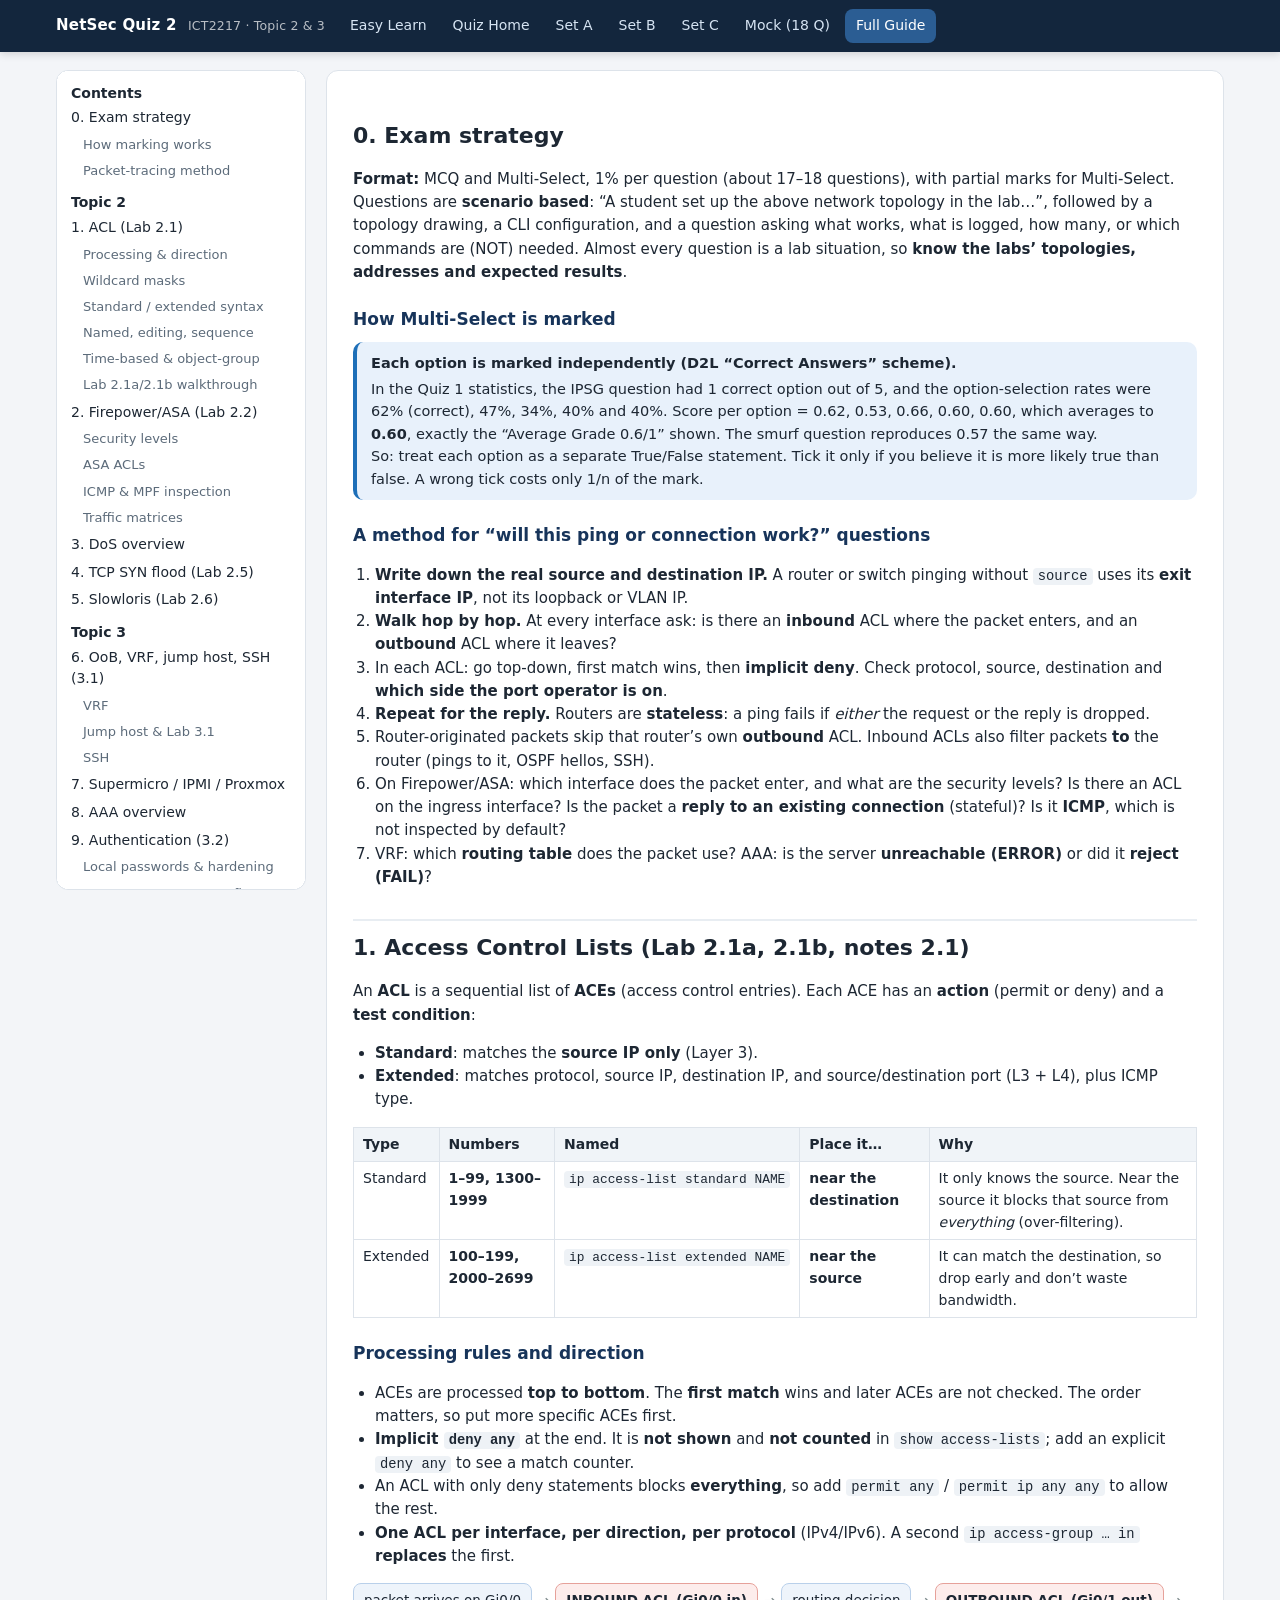
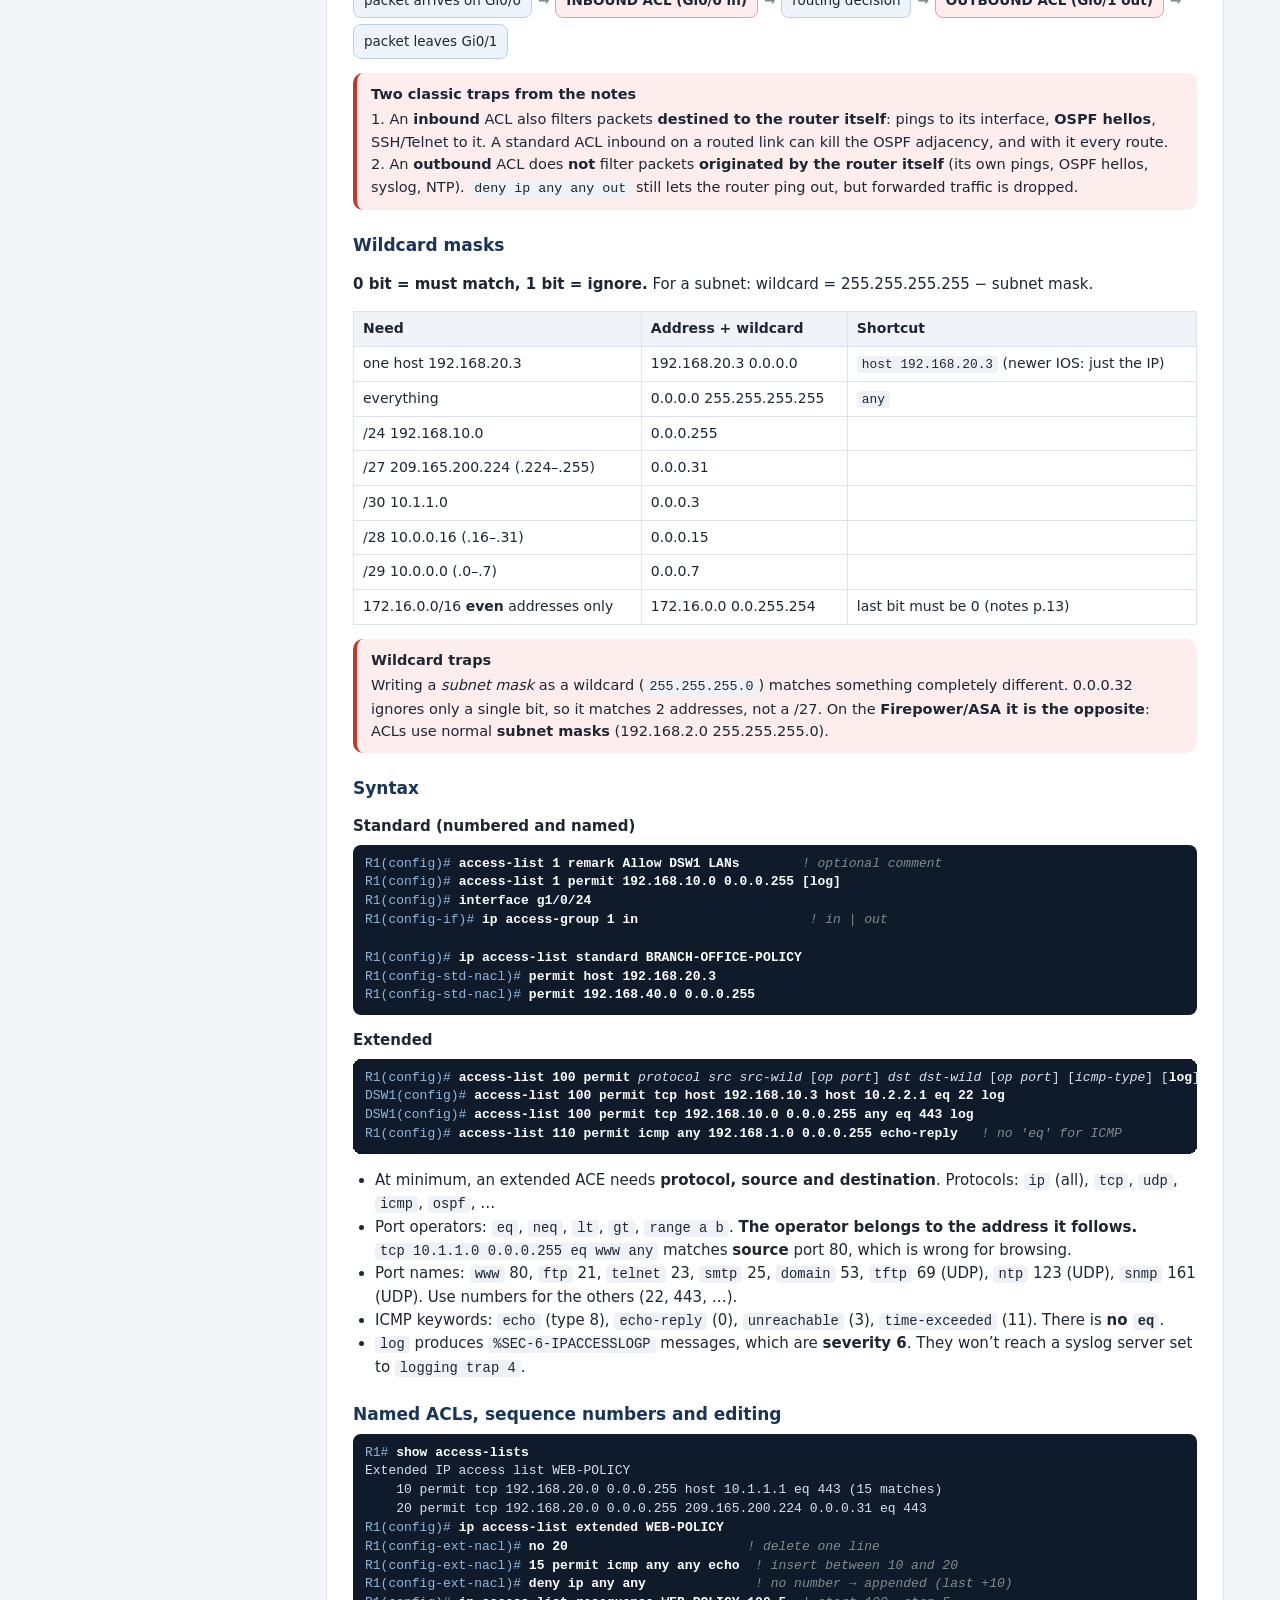
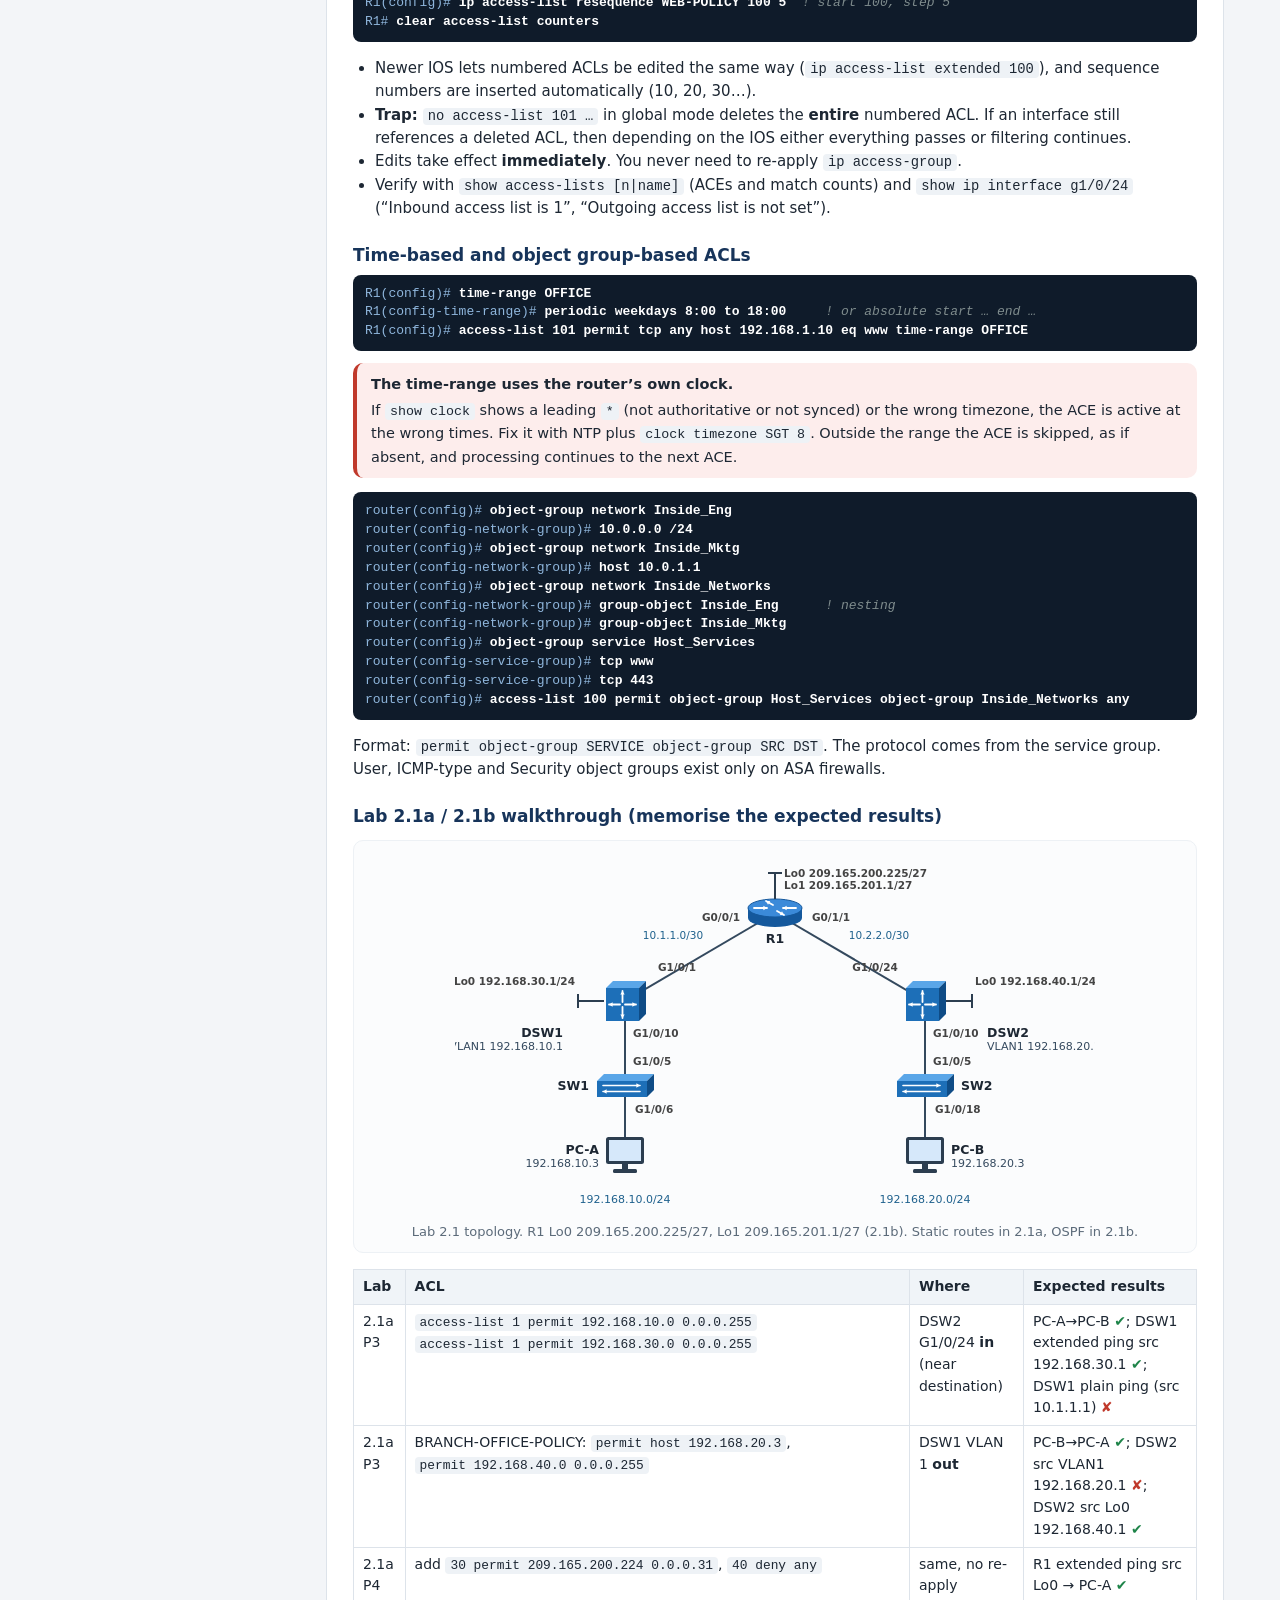
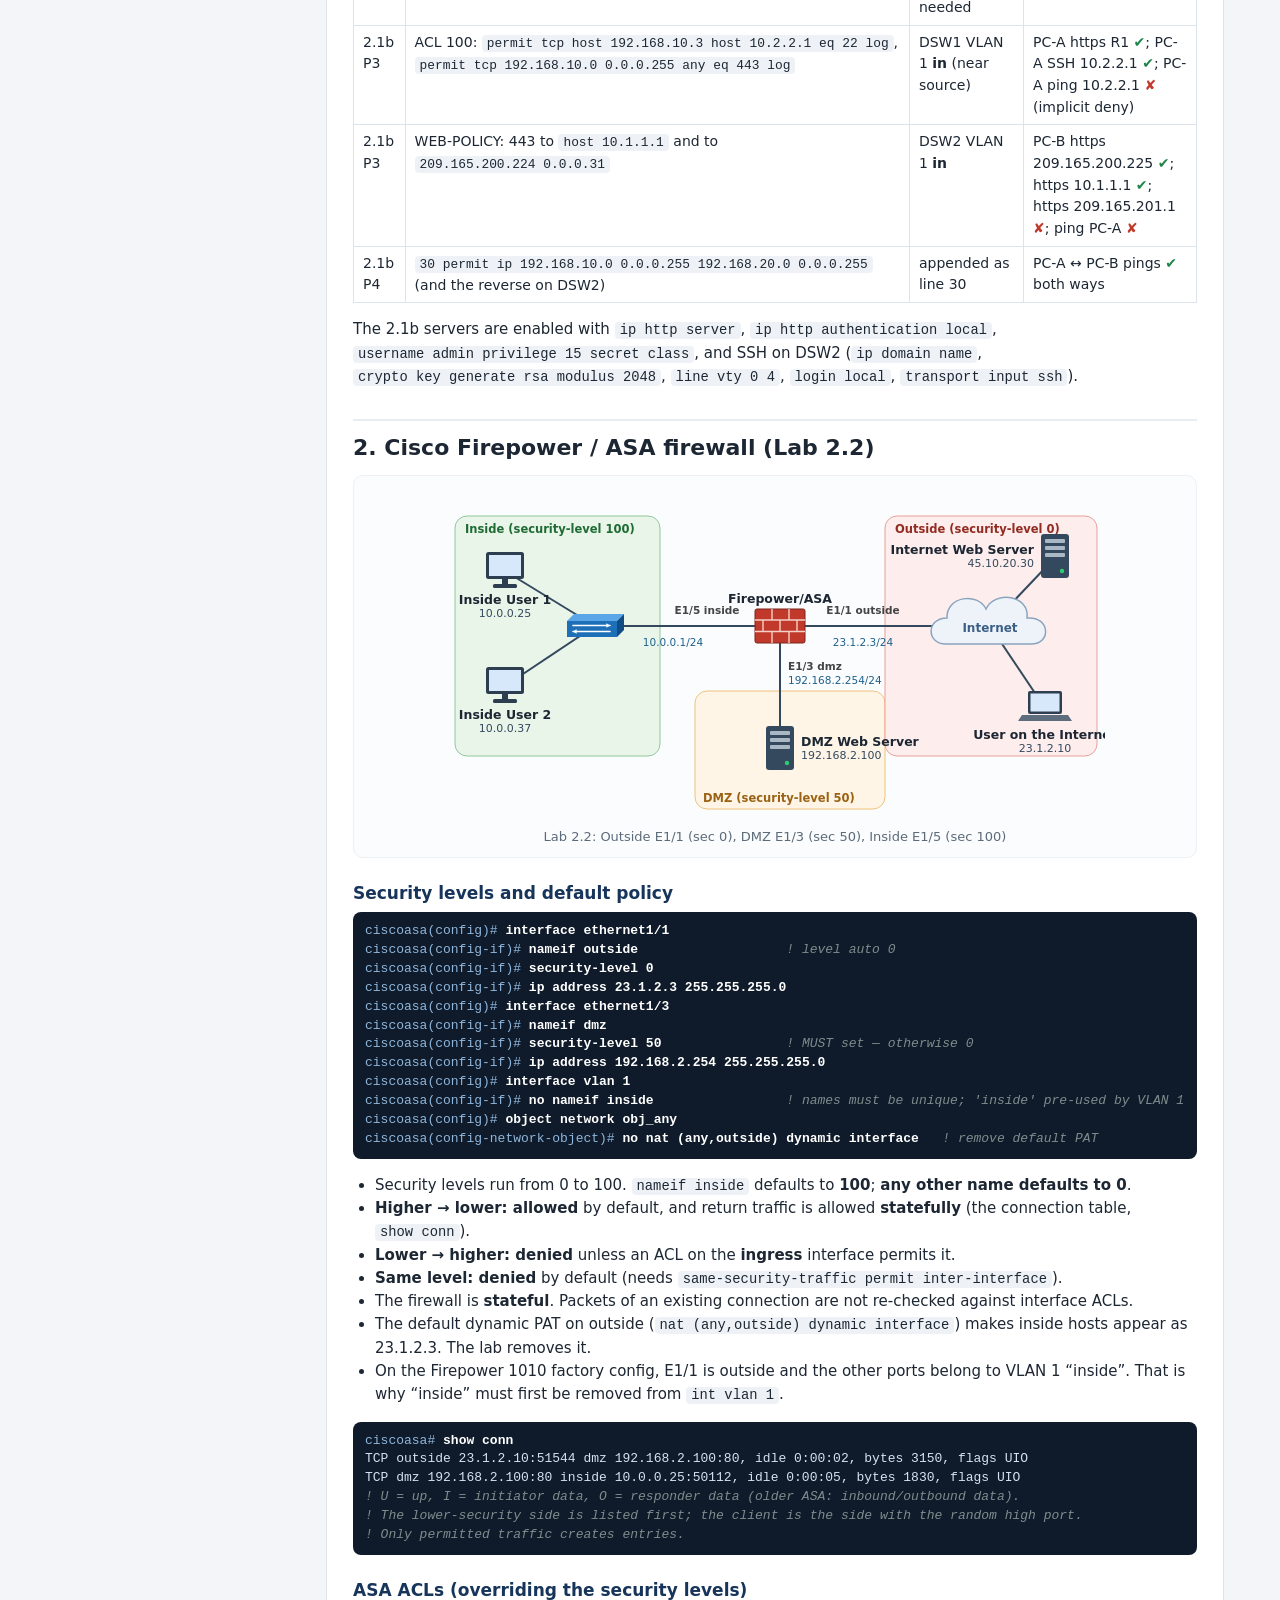
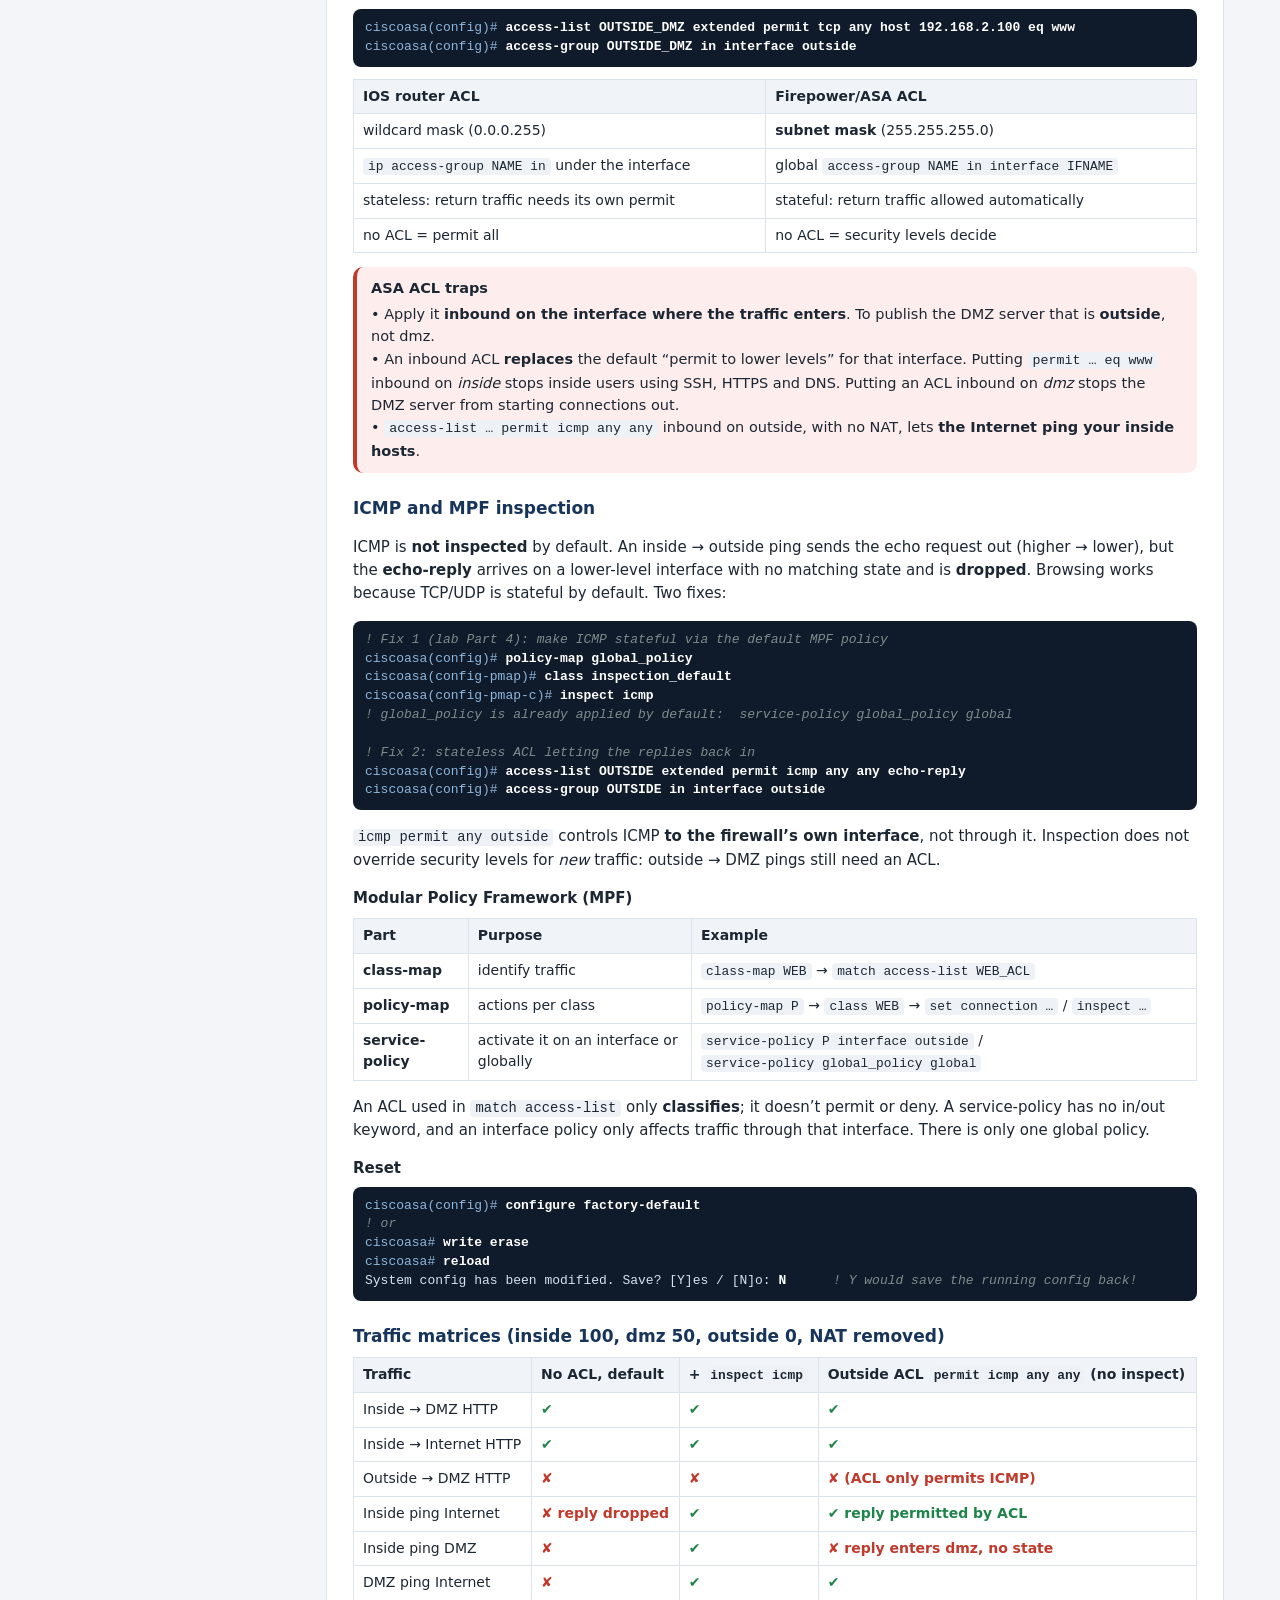
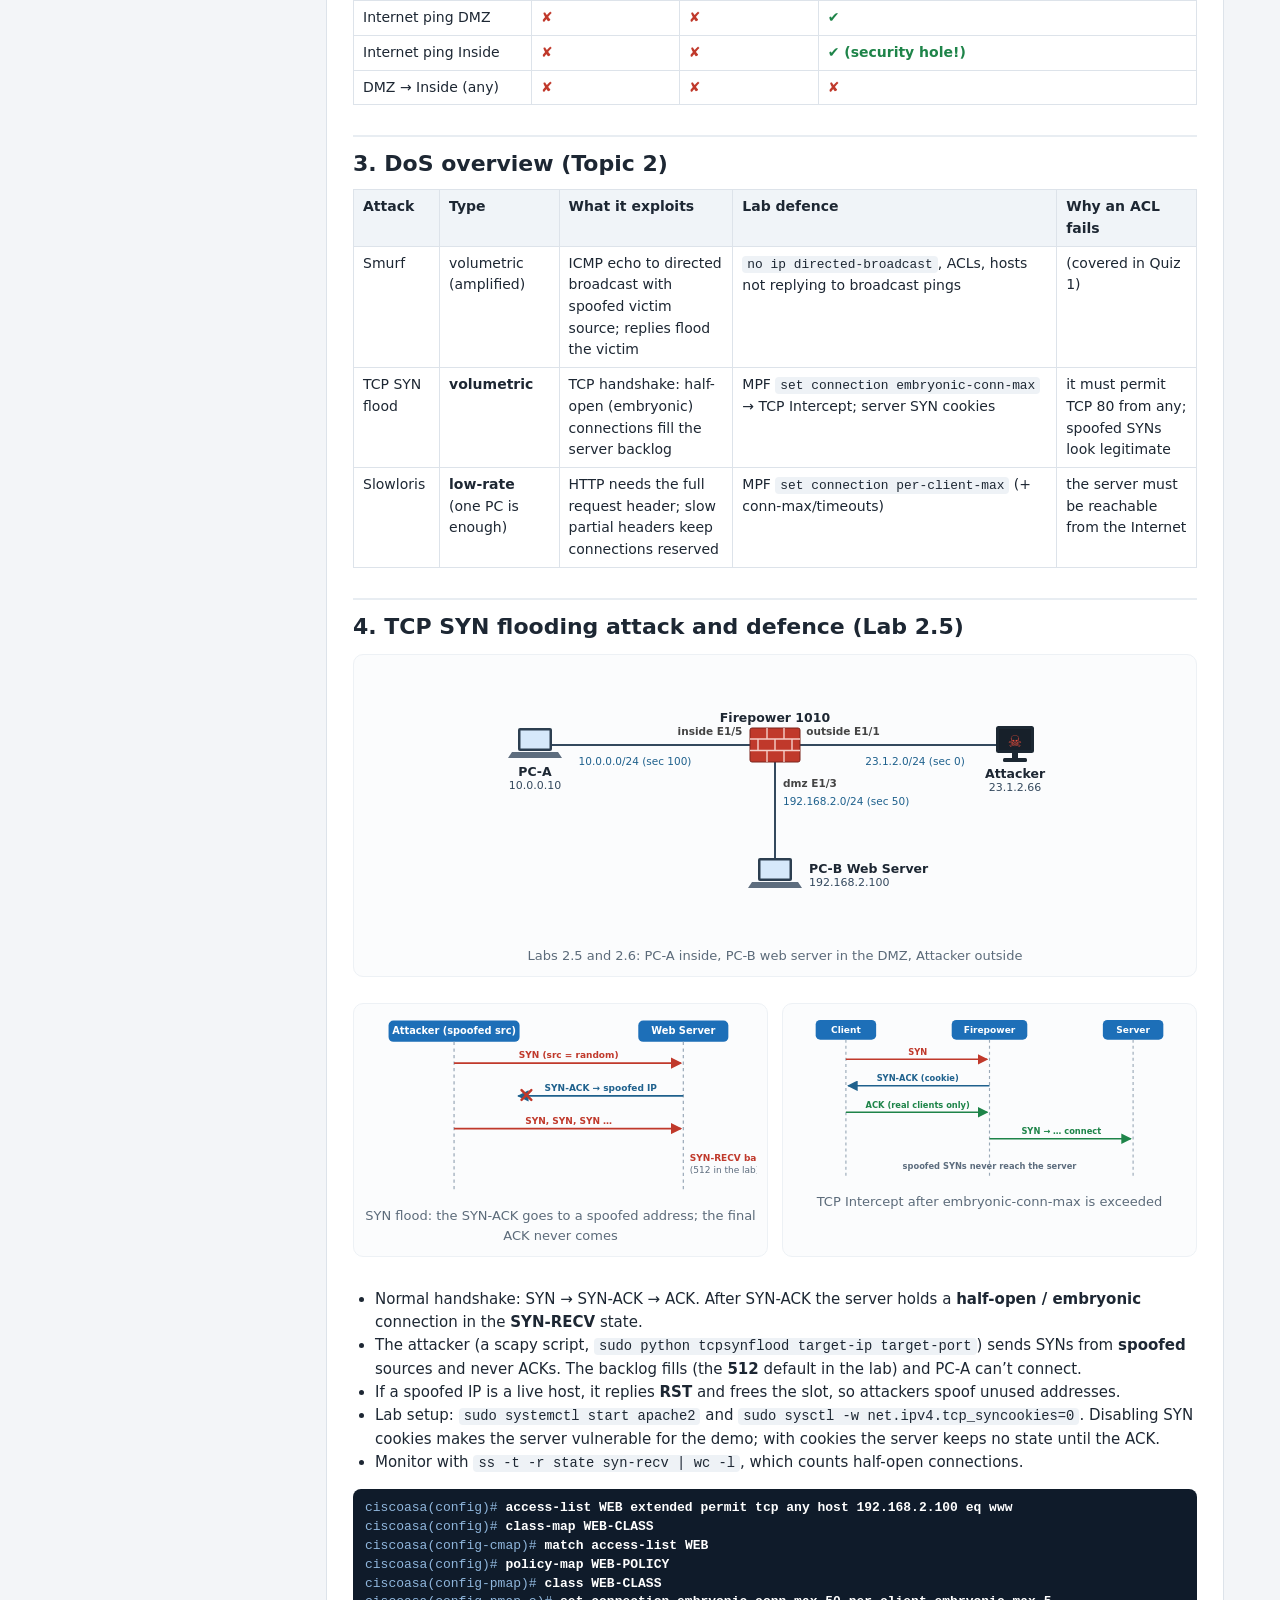
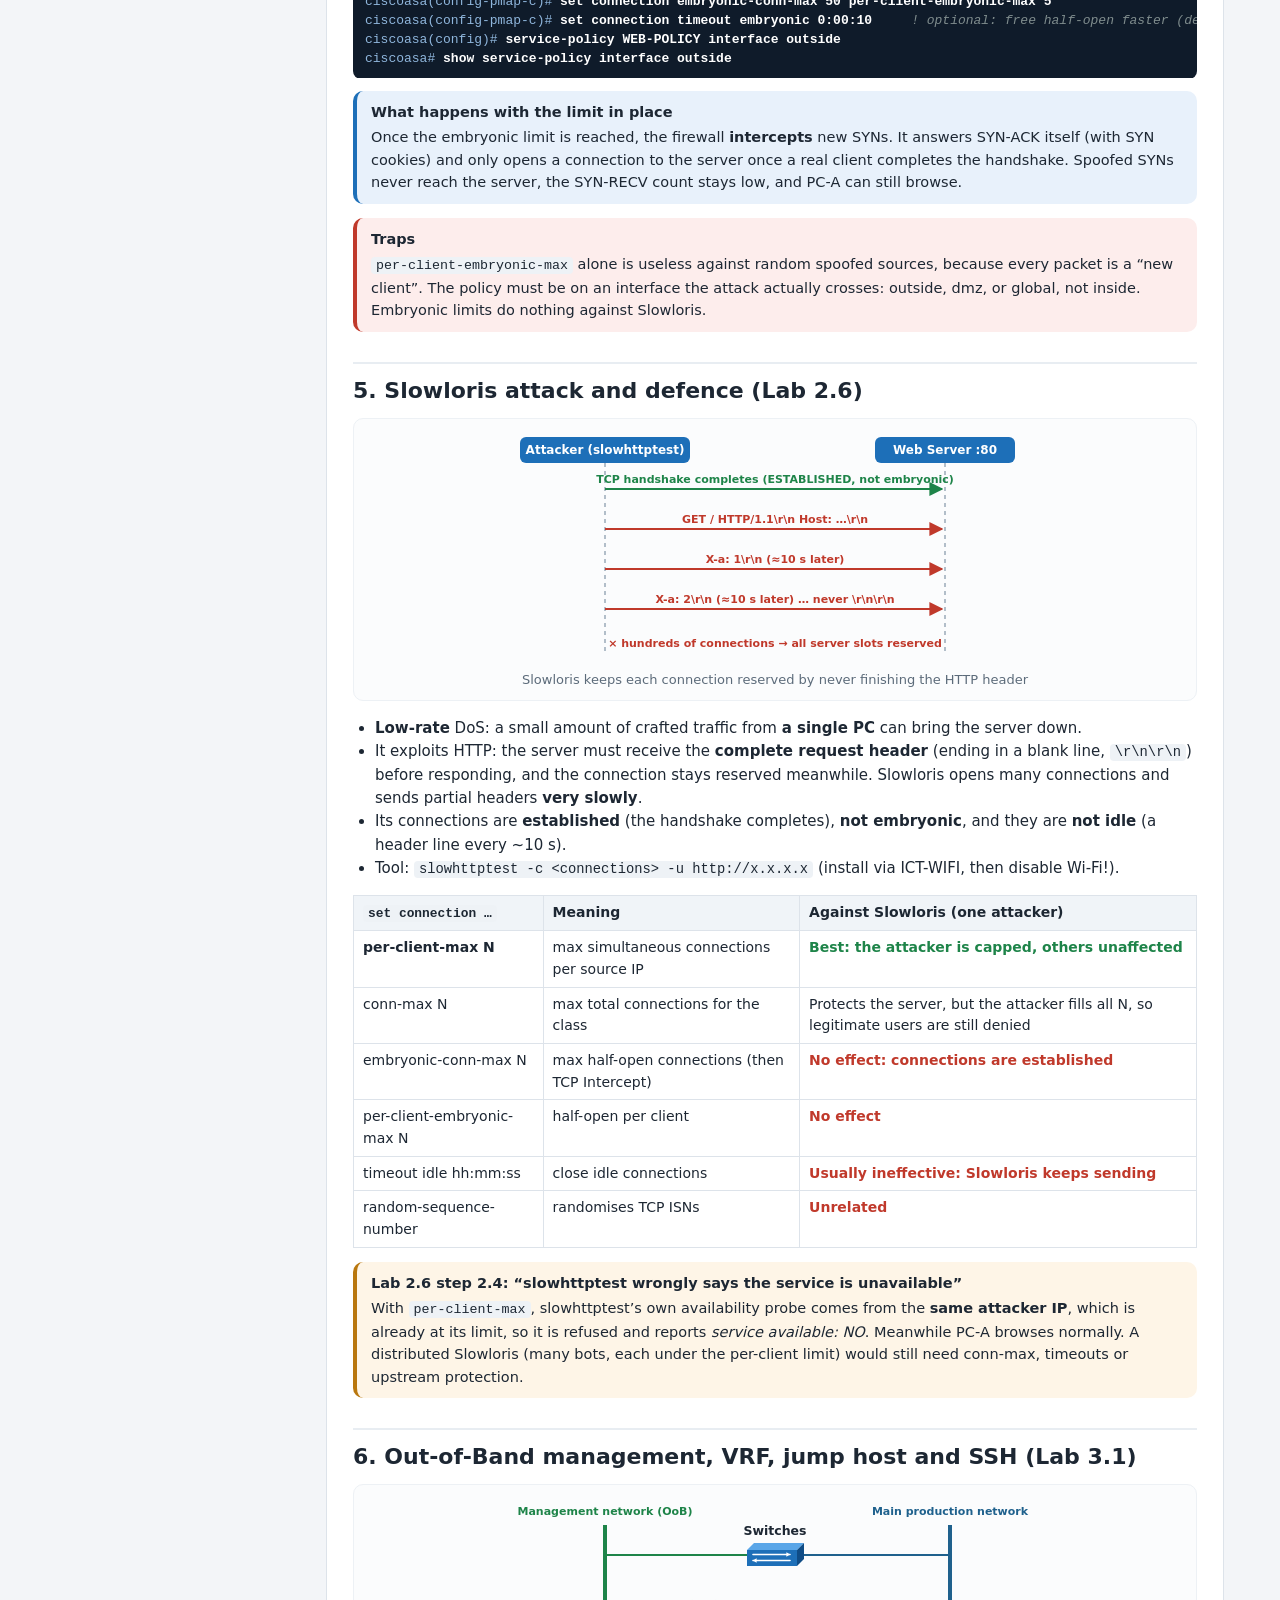
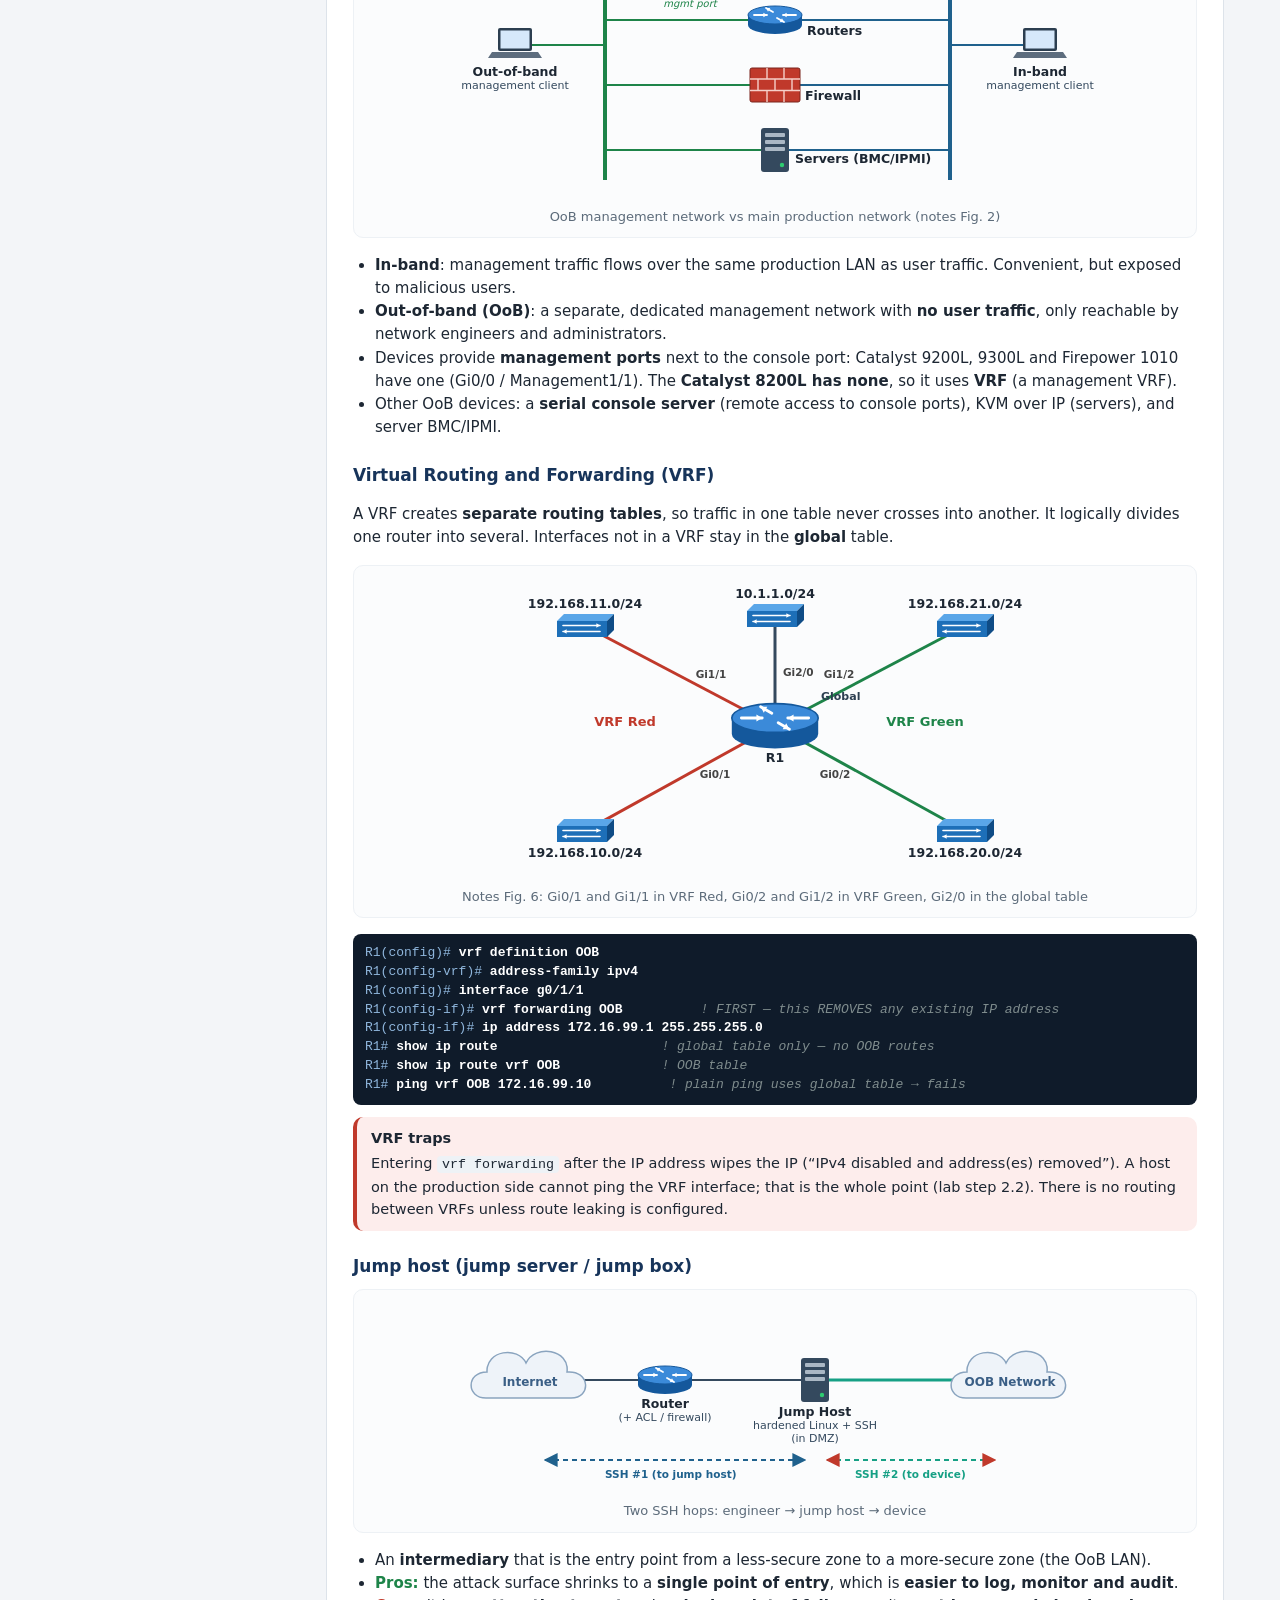
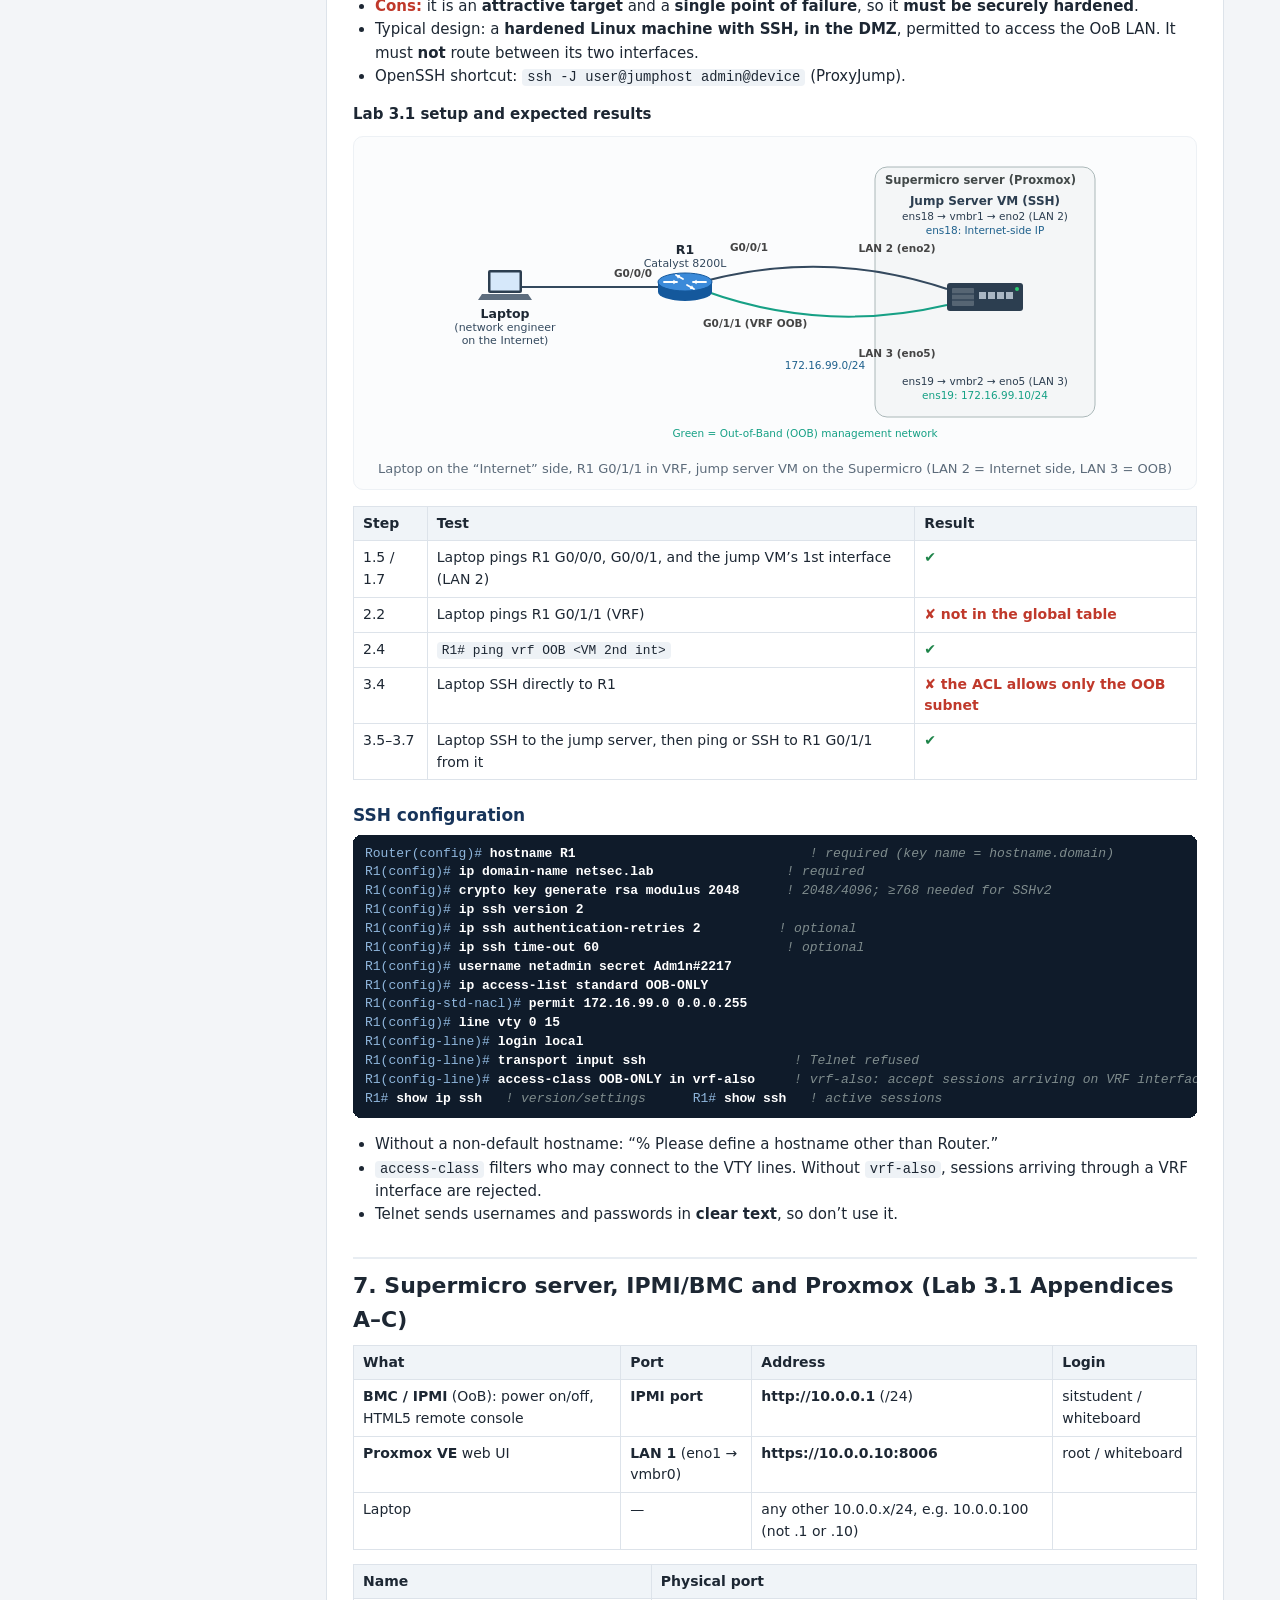
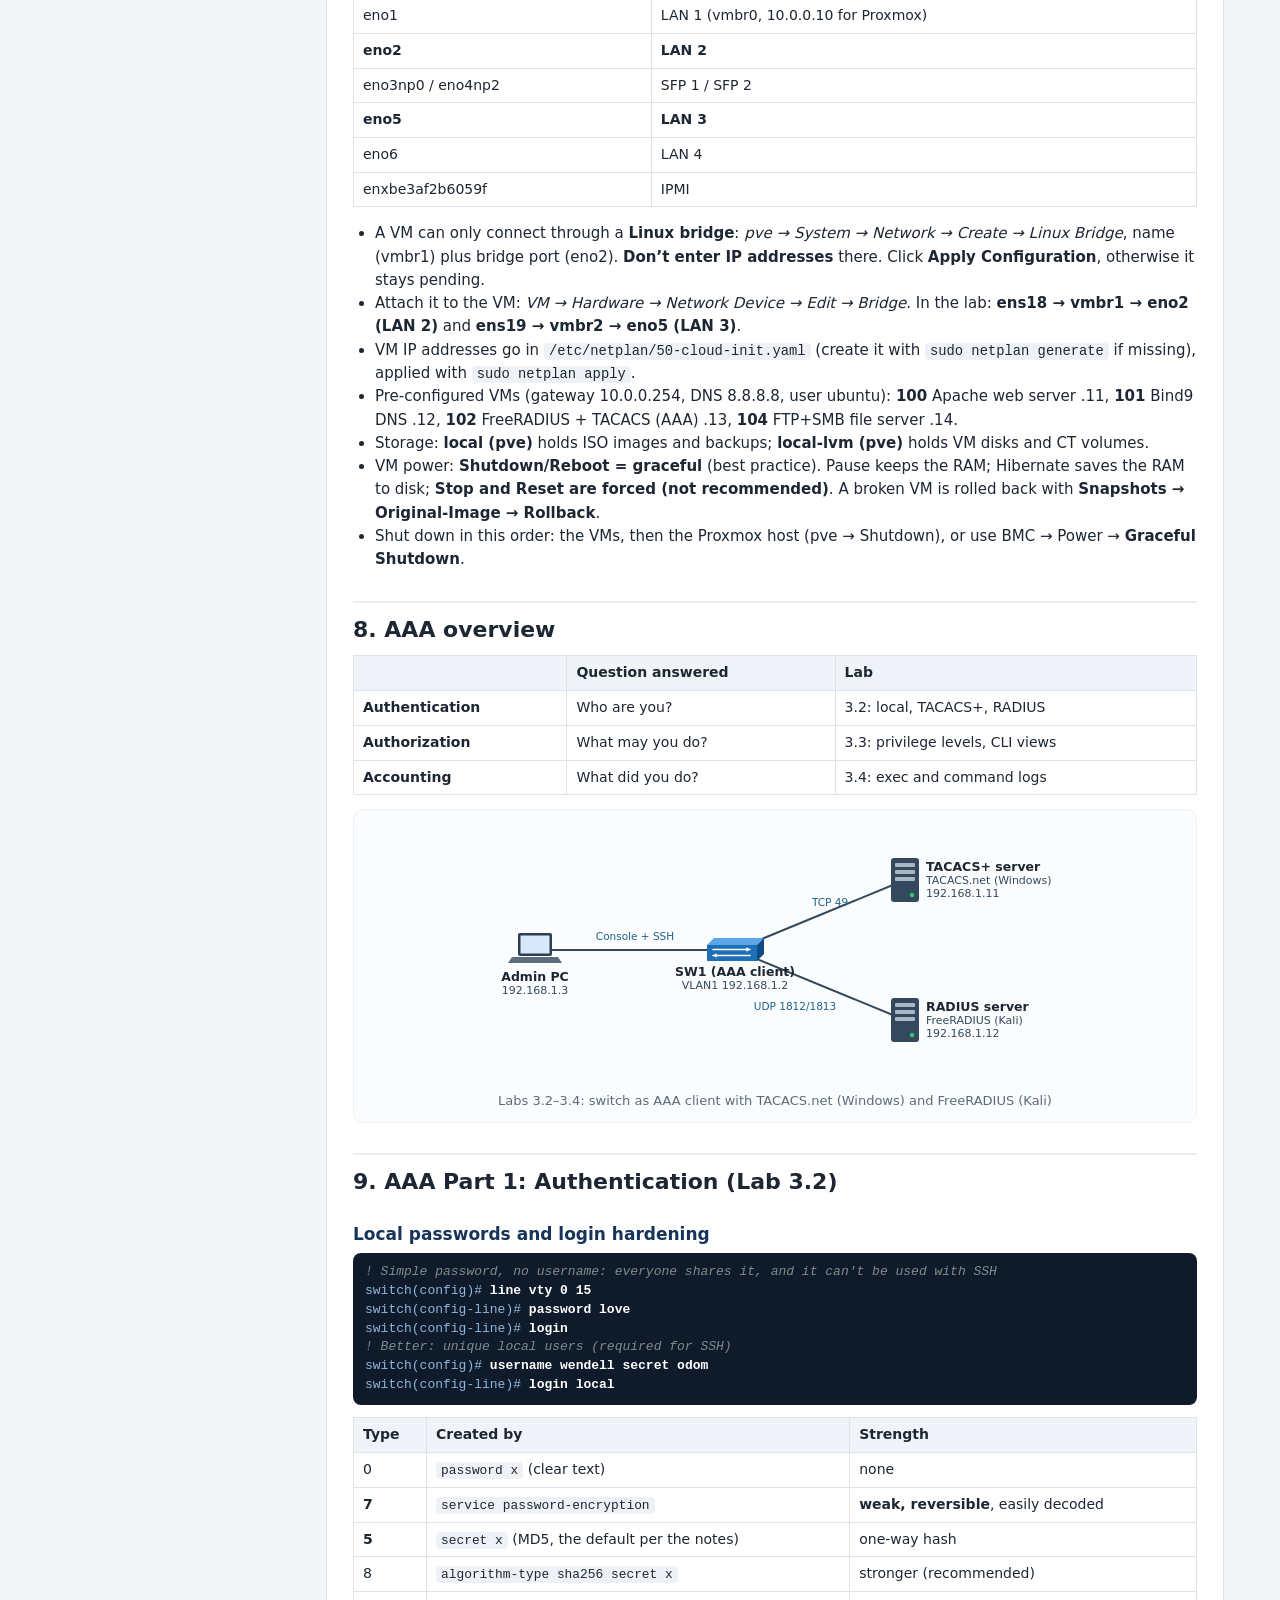
<file: src/guide.html>
<!DOCTYPE html>
<html lang="en">
<head>
<meta charset="utf-8">
<meta name="viewport" content="width=device-width, initial-scale=1">
<title>Study Guide — NetSec Quiz 2 (Topic 2 &amp; 3)</title>
<link rel="stylesheet" href="../assets/app.css">
<style>
  .pipe { display: flex; flex-wrap: wrap; gap: 6px; align-items: center; margin: 8px 0 14px; font-size: 13.5px; }
  .pipe div { background: #eef4fb; border: 1px solid #b9d0ea; border-radius: 8px; padding: 6px 10px; }
  .pipe div.acl { background: #fdedec; border-color: #e6a19a; font-weight: 700; }
  .pipe span { color: #7f8c8d; font-weight: 700; }
  @media (min-width: 901px) { .doc code { white-space: nowrap; } }
  .doc pre.cli code { white-space: pre; }
  .kbd-list li { margin: 3px 0; }
  .yes { color: var(--green); font-weight: 700; }
  .no { color: var(--red); font-weight: 700; }
</style>
</head>
<body>
<header class="topbar"><div class="inner">
  <div class="brand">NetSec Quiz 2 <small>ICT2217 · Topic 2 &amp; 3</small></div>
  <nav class="nav">
    <a href="index.html">Easy Learn</a>
    <a href="quiz.html#home">Quiz Home</a>
    <a href="quiz.html#A">Set A</a>
    <a href="quiz.html#B">Set B</a>
    <a href="quiz.html#C">Set C</a>
    <a href="quiz.html#mock">Mock (18 Q)</a>
    <a href="guide.html" class="active">Full Guide</a>
  </nav>
</div></header>

<main class="wrap">
<div class="guide">
<aside class="toc">
  <b>Contents</b>
  <a href="#strategy">0. Exam strategy</a>
  <a class="l2" href="#marking">How marking works</a>
  <a class="l2" href="#tracing">Packet-tracing method</a>
  <b style="display:block;margin-top:8px">Topic 2</b>
  <a href="#acl">1. ACL (Lab 2.1)</a>
  <a class="l2" href="#acl-proc">Processing &amp; direction</a>
  <a class="l2" href="#acl-wild">Wildcard masks</a>
  <a class="l2" href="#acl-std">Standard / extended syntax</a>
  <a class="l2" href="#acl-edit">Named, editing, sequence</a>
  <a class="l2" href="#acl-time">Time-based &amp; object-group</a>
  <a class="l2" href="#acl-lab">Lab 2.1a/2.1b walkthrough</a>
  <a href="#asa">2. Firepower/ASA (Lab 2.2)</a>
  <a class="l2" href="#asa-levels">Security levels</a>
  <a class="l2" href="#asa-acl">ASA ACLs</a>
  <a class="l2" href="#asa-icmp">ICMP &amp; MPF inspection</a>
  <a class="l2" href="#asa-matrix">Traffic matrices</a>
  <a href="#dos">3. DoS overview</a>
  <a href="#syn">4. TCP SYN flood (Lab 2.5)</a>
  <a href="#slow">5. Slowloris (Lab 2.6)</a>
  <b style="display:block;margin-top:8px">Topic 3</b>
  <a href="#oob">6. OoB, VRF, jump host, SSH (3.1)</a>
  <a class="l2" href="#vrf">VRF</a>
  <a class="l2" href="#jump">Jump host &amp; Lab 3.1</a>
  <a class="l2" href="#ssh">SSH</a>
  <a href="#srv">7. Supermicro / IPMI / Proxmox</a>
  <a href="#aaa">8. AAA overview</a>
  <a href="#authn">9. Authentication (3.2)</a>
  <a class="l2" href="#authn-local">Local passwords &amp; hardening</a>
  <a class="l2" href="#authn-server">TACACS+ / RADIUS config</a>
  <a class="l2" href="#authn-fallback">ERROR vs FAIL</a>
  <a class="l2" href="#authn-compare">TACACS+ vs RADIUS</a>
  <a href="#authz">10. Authorization (3.3)</a>
  <a href="#acct">11. Accounting (3.4)</a>
  <a href="#ntp">12. NTP (3.5)</a>
  <a href="#syslog">13. Syslog (3.5)</a>
  <a href="#netflow">14. Flexible NetFlow (3.6)</a>
  <a href="#cheat">15. Cheat sheet &amp; top traps</a>
</aside>

<article class="doc">

<!-- ===================================================== -->
<h2 id="strategy">0. Exam strategy</h2>
<p><b>Format:</b> MCQ and Multi-Select, 1% per question (about 17–18 questions), with partial marks for Multi-Select. Questions are <b>scenario based</b>: “A student set up the above network topology in the lab…”, followed by a topology drawing, a CLI configuration, and a question asking what works, what is logged, how many, or which commands are (NOT) needed. Almost every question is a lab situation, so <b>know the labs’ topologies, addresses and expected results</b>.</p>

<h3 id="marking">How Multi-Select is marked</h3>
<div class="callout key"><b>Each option is marked independently (D2L “Correct Answers” scheme).</b>
In the Quiz 1 statistics, the IPSG question had 1 correct option out of 5, and the option-selection rates were 62% (correct), 47%, 34%, 40% and 40%. Score per option = 0.62, 0.53, 0.66, 0.60, 0.60, which averages to <b>0.60</b>, exactly the “Average Grade 0.6/1” shown. The smurf question reproduces 0.57 the same way.<br>
So: treat each option as a separate True/False statement. Tick it only if you believe it is more likely true than false. A wrong tick costs only 1/n of the mark.</div>

<h3 id="tracing">A method for “will this ping or connection work?” questions</h3>
<ol>
<li><b>Write down the real source and destination IP.</b> A router or switch pinging without <code>source</code> uses its <b>exit interface IP</b>, not its loopback or VLAN IP.</li>
<li><b>Walk hop by hop.</b> At every interface ask: is there an <b>inbound</b> ACL where the packet enters, and an <b>outbound</b> ACL where it leaves?</li>
<li>In each ACL: go top-down, first match wins, then <b>implicit deny</b>. Check protocol, source, destination and <b>which side the port operator is on</b>.</li>
<li><b>Repeat for the reply.</b> Routers are <b>stateless</b>: a ping fails if <i>either</i> the request or the reply is dropped.</li>
<li>Router-originated packets skip that router’s own <b>outbound</b> ACL. Inbound ACLs also filter packets <b>to</b> the router (pings to it, OSPF hellos, SSH).</li>
<li>On Firepower/ASA: which interface does the packet enter, and what are the security levels? Is there an ACL on the ingress interface? Is the packet a <b>reply to an existing connection</b> (stateful)? Is it <b>ICMP</b>, which is not inspected by default?</li>
<li>VRF: which <b>routing table</b> does the packet use? AAA: is the server <b>unreachable (ERROR)</b> or did it <b>reject (FAIL)</b>?</li>
</ol>

<!-- ===================================================== -->
<h2 id="acl">1. Access Control Lists (Lab 2.1a, 2.1b, notes 2.1)</h2>
<p>An <b>ACL</b> is a sequential list of <b>ACEs</b> (access control entries). Each ACE has an <b>action</b> (permit or deny) and a <b>test condition</b>:</p>
<ul><li><b>Standard</b>: matches the <b>source IP only</b> (Layer 3).</li><li><b>Extended</b>: matches protocol, source IP, destination IP, and source/destination port (L3 + L4), plus ICMP type.</li></ul>
<table><tr><th>Type</th><th>Numbers</th><th>Named</th><th>Place it…</th><th>Why</th></tr>
<tr><td>Standard</td><td><b>1–99, 1300–1999</b></td><td><code>ip access-list standard NAME</code></td><td><b>near the destination</b></td><td>It only knows the source. Near the source it blocks that source from <i>everything</i> (over-filtering).</td></tr>
<tr><td>Extended</td><td><b>100–199, 2000–2699</b></td><td><code>ip access-list extended NAME</code></td><td><b>near the source</b></td><td>It can match the destination, so drop early and don’t waste bandwidth.</td></tr></table>

<h3 id="acl-proc">Processing rules and direction</h3>
<ul>
<li>ACEs are processed <b>top to bottom</b>. The <b>first match</b> wins and later ACEs are not checked. The order matters, so put more specific ACEs first.</li>
<li><b>Implicit <code>deny any</code></b> at the end. It is <b>not shown</b> and <b>not counted</b> in <code>show access-lists</code>; add an explicit <code>deny any</code> to see a match counter.</li>
<li>An ACL with only deny statements blocks <b>everything</b>, so add <code>permit any</code> / <code>permit ip any any</code> to allow the rest.</li>
<li><b>One ACL per interface, per direction, per protocol</b> (IPv4/IPv6). A second <code>ip access-group … in</code> <b>replaces</b> the first.</li>
</ul>
<div class="pipe"><div>packet arrives on Gi0/0</div><span>→</span><div class="acl">INBOUND ACL (Gi0/0 in)</div><span>→</span><div>routing decision</div><span>→</span><div class="acl">OUTBOUND ACL (Gi0/1 out)</div><span>→</span><div>packet leaves Gi0/1</div></div>
<div class="callout trap"><b>Two classic traps from the notes</b>
1. An <b>inbound</b> ACL also filters packets <b>destined to the router itself</b>: pings to its interface, <b>OSPF hellos</b>, SSH/Telnet to it. A standard ACL inbound on a routed link can kill the OSPF adjacency, and with it every route.<br>
2. An <b>outbound</b> ACL does <b>not</b> filter packets <b>originated by the router itself</b> (its own pings, OSPF hellos, syslog, NTP). <code>deny ip any any out</code> still lets the router ping out, but forwarded traffic is dropped.</div>

<h3 id="acl-wild">Wildcard masks</h3>
<p><b>0 bit = must match, 1 bit = ignore.</b> For a subnet: wildcard = 255.255.255.255 − subnet mask.</p>
<table><tr><th>Need</th><th>Address + wildcard</th><th>Shortcut</th></tr>
<tr><td>one host 192.168.20.3</td><td>192.168.20.3 0.0.0.0</td><td><code>host 192.168.20.3</code> (newer IOS: just the IP)</td></tr>
<tr><td>everything</td><td>0.0.0.0 255.255.255.255</td><td><code>any</code></td></tr>
<tr><td>/24 192.168.10.0</td><td>0.0.0.255</td><td></td></tr>
<tr><td>/27 209.165.200.224 (.224–.255)</td><td>0.0.0.31</td><td></td></tr>
<tr><td>/30 10.1.1.0</td><td>0.0.0.3</td><td></td></tr>
<tr><td>/28 10.0.0.16 (.16–.31)</td><td>0.0.0.15</td><td></td></tr>
<tr><td>/29 10.0.0.0 (.0–.7)</td><td>0.0.0.7</td><td></td></tr>
<tr><td>172.16.0.0/16 <b>even</b> addresses only</td><td>172.16.0.0 0.0.255.254</td><td>last bit must be 0 (notes p.13)</td></tr></table>
<div class="callout trap"><b>Wildcard traps</b> Writing a <i>subnet mask</i> as a wildcard (<code>255.255.255.0</code>) matches something completely different. 0.0.0.32 ignores only a single bit, so it matches 2 addresses, not a /27. On the <b>Firepower/ASA it is the opposite</b>: ACLs use normal <b>subnet masks</b> (192.168.2.0 255.255.255.0).</div>

<h3 id="acl-std">Syntax</h3>
<h4>Standard (numbered and named)</h4>
<pre class="cli"><span class="pr">R1(config)#</span> <b>access-list 1 remark Allow DSW1 LANs</b>        <span class="cm">! optional comment</span>
<span class="pr">R1(config)#</span> <b>access-list 1 permit 192.168.10.0 0.0.0.255 [log]</b>
<span class="pr">R1(config)#</span> <b>interface g1/0/24</b>
<span class="pr">R1(config-if)#</span> <b>ip access-group 1 in</b>                      <span class="cm">! in | out</span>

<span class="pr">R1(config)#</span> <b>ip access-list standard BRANCH-OFFICE-POLICY</b>
<span class="pr">R1(config-std-nacl)#</span> <b>permit host 192.168.20.3</b>
<span class="pr">R1(config-std-nacl)#</span> <b>permit 192.168.40.0 0.0.0.255</b></pre>
<h4>Extended</h4>
<pre class="cli"><span class="pr">R1(config)#</span> <b>access-list 100 permit</b> <i>protocol</i> <i>src src-wild</i> [<i>op port</i>] <i>dst dst-wild</i> [<i>op port</i>] [<i>icmp-type</i>] [<b>log</b>] [<b>time-range</b> <i>name</i>]
<span class="pr">DSW1(config)#</span> <b>access-list 100 permit tcp host 192.168.10.3 host 10.2.2.1 eq 22 log</b>
<span class="pr">DSW1(config)#</span> <b>access-list 100 permit tcp 192.168.10.0 0.0.0.255 any eq 443 log</b>
<span class="pr">R1(config)#</span> <b>access-list 110 permit icmp any 192.168.1.0 0.0.0.255 echo-reply</b>   <span class="cm">! no 'eq' for ICMP</span></pre>
<ul>
<li>At minimum, an extended ACE needs <b>protocol, source and destination</b>. Protocols: <code>ip</code> (all), <code>tcp</code>, <code>udp</code>, <code>icmp</code>, <code>ospf</code>, …</li>
<li>Port operators: <code>eq</code>, <code>neq</code>, <code>lt</code>, <code>gt</code>, <code>range a b</code>. <b>The operator belongs to the address it follows.</b> <code>tcp 10.1.1.0 0.0.0.255 eq www any</code> matches <b>source</b> port 80, which is wrong for browsing.</li>
<li>Port names: <code>www</code> 80, <code>ftp</code> 21, <code>telnet</code> 23, <code>smtp</code> 25, <code>domain</code> 53, <code>tftp</code> 69 (UDP), <code>ntp</code> 123 (UDP), <code>snmp</code> 161 (UDP). Use numbers for the others (22, 443, …).</li>
<li>ICMP keywords: <code>echo</code> (type 8), <code>echo-reply</code> (0), <code>unreachable</code> (3), <code>time-exceeded</code> (11). There is <b>no <code>eq</code></b>.</li>
<li><code>log</code> produces <code>%SEC-6-IPACCESSLOGP</code> messages, which are <b>severity 6</b>. They won’t reach a syslog server set to <code>logging trap 4</code>.</li>
</ul>

<h3 id="acl-edit">Named ACLs, sequence numbers and editing</h3>
<pre class="cli"><span class="pr">R1#</span> <b>show access-lists</b>
Extended IP access list WEB-POLICY
    10 permit tcp 192.168.20.0 0.0.0.255 host 10.1.1.1 eq 443 (15 matches)
    20 permit tcp 192.168.20.0 0.0.0.255 209.165.200.224 0.0.0.31 eq 443
<span class="pr">R1(config)#</span> <b>ip access-list extended WEB-POLICY</b>
<span class="pr">R1(config-ext-nacl)#</span> <b>no 20</b>                       <span class="cm">! delete one line</span>
<span class="pr">R1(config-ext-nacl)#</span> <b>15 permit icmp any any echo</b>  <span class="cm">! insert between 10 and 20</span>
<span class="pr">R1(config-ext-nacl)#</span> <b>deny ip any any</b>              <span class="cm">! no number → appended (last +10)</span>
<span class="pr">R1(config)#</span> <b>ip access-list resequence WEB-POLICY 100 5</b>  <span class="cm">! start 100, step 5</span>
<span class="pr">R1#</span> <b>clear access-list counters</b></pre>
<ul>
<li>Newer IOS lets numbered ACLs be edited the same way (<code>ip access-list extended 100</code>), and sequence numbers are inserted automatically (10, 20, 30…).</li>
<li><b>Trap:</b> <code>no access-list 101 …</code> in global mode deletes the <b>entire</b> numbered ACL. If an interface still references a deleted ACL, then depending on the IOS either everything passes or filtering continues.</li>
<li>Edits take effect <b>immediately</b>. You never need to re-apply <code>ip access-group</code>.</li>
<li>Verify with <code>show access-lists [n|name]</code> (ACEs and match counts) and <code>show ip interface g1/0/24</code> (“Inbound access list is 1”, “Outgoing access list is not set”).</li>
</ul>

<h3 id="acl-time">Time-based and object group-based ACLs</h3>
<pre class="cli"><span class="pr">R1(config)#</span> <b>time-range OFFICE</b>
<span class="pr">R1(config-time-range)#</span> <b>periodic weekdays 8:00 to 18:00</b>     <span class="cm">! or absolute start … end …</span>
<span class="pr">R1(config)#</span> <b>access-list 101 permit tcp any host 192.168.1.10 eq www time-range OFFICE</b></pre>
<div class="callout trap"><b>The time-range uses the router’s own clock.</b> If <code>show clock</code> shows a leading <code>*</code> (not authoritative or not synced) or the wrong timezone, the ACE is active at the wrong times. Fix it with NTP plus <code>clock timezone SGT 8</code>. Outside the range the ACE is skipped, as if absent, and processing continues to the next ACE.</div>
<pre class="cli"><span class="pr">router(config)#</span> <b>object-group network Inside_Eng</b>
<span class="pr">router(config-network-group)#</span> <b>10.0.0.0 /24</b>
<span class="pr">router(config)#</span> <b>object-group network Inside_Mktg</b>
<span class="pr">router(config-network-group)#</span> <b>host 10.0.1.1</b>
<span class="pr">router(config)#</span> <b>object-group network Inside_Networks</b>
<span class="pr">router(config-network-group)#</span> <b>group-object Inside_Eng</b>      <span class="cm">! nesting</span>
<span class="pr">router(config-network-group)#</span> <b>group-object Inside_Mktg</b>
<span class="pr">router(config)#</span> <b>object-group service Host_Services</b>
<span class="pr">router(config-service-group)#</span> <b>tcp www</b>
<span class="pr">router(config-service-group)#</span> <b>tcp 443</b>
<span class="pr">router(config)#</span> <b>access-list 100 permit object-group Host_Services object-group Inside_Networks any</b></pre>
<p>Format: <code>permit object-group SERVICE object-group SRC DST</code>. The protocol comes from the service group. User, ICMP-type and Security object groups exist only on ASA firewalls.</p>

<h3 id="acl-lab">Lab 2.1a / 2.1b walkthrough (memorise the expected results)</h3>
<figure class="dg" data-dg="aclLab"><figcaption>Lab 2.1 topology. R1 Lo0 209.165.200.225/27, Lo1 209.165.201.1/27 (2.1b). Static routes in 2.1a, OSPF in 2.1b.</figcaption></figure>
<table><tr><th>Lab</th><th>ACL</th><th>Where</th><th>Expected results</th></tr>
<tr><td>2.1a P3</td><td><code>access-list 1 permit 192.168.10.0 0.0.0.255</code><br><code>access-list 1 permit 192.168.30.0 0.0.0.255</code></td><td>DSW2 G1/0/24 <b>in</b> (near destination)</td><td>PC-A→PC-B <span class="yes">✔</span>; DSW1 extended ping src 192.168.30.1 <span class="yes">✔</span>; DSW1 plain ping (src 10.1.1.1) <span class="no">✘</span></td></tr>
<tr><td>2.1a P3</td><td>BRANCH-OFFICE-POLICY: <code>permit host 192.168.20.3</code>, <code>permit 192.168.40.0 0.0.0.255</code></td><td>DSW1 VLAN 1 <b>out</b></td><td>PC-B→PC-A <span class="yes">✔</span>; DSW2 src VLAN1 192.168.20.1 <span class="no">✘</span>; DSW2 src Lo0 192.168.40.1 <span class="yes">✔</span></td></tr>
<tr><td>2.1a P4</td><td>add <code>30 permit 209.165.200.224 0.0.0.31</code>, <code>40 deny any</code></td><td>same, no re-apply needed</td><td>R1 extended ping src Lo0 → PC-A <span class="yes">✔</span></td></tr>
<tr><td>2.1b P3</td><td>ACL 100: <code>permit tcp host 192.168.10.3 host 10.2.2.1 eq 22 log</code>, <code>permit tcp 192.168.10.0 0.0.0.255 any eq 443 log</code></td><td>DSW1 VLAN 1 <b>in</b> (near source)</td><td>PC-A https R1 <span class="yes">✔</span>; PC-A SSH 10.2.2.1 <span class="yes">✔</span>; PC-A ping 10.2.2.1 <span class="no">✘</span> (implicit deny)</td></tr>
<tr><td>2.1b P3</td><td>WEB-POLICY: 443 to <code>host 10.1.1.1</code> and to <code>209.165.200.224 0.0.0.31</code></td><td>DSW2 VLAN 1 <b>in</b></td><td>PC-B https 209.165.200.225 <span class="yes">✔</span>; https 10.1.1.1 <span class="yes">✔</span>; https 209.165.201.1 <span class="no">✘</span>; ping PC-A <span class="no">✘</span></td></tr>
<tr><td>2.1b P4</td><td><code>30 permit ip 192.168.10.0 0.0.0.255 192.168.20.0 0.0.0.255</code> (and the reverse on DSW2)</td><td>appended as line 30</td><td>PC-A ↔ PC-B pings <span class="yes">✔</span> both ways</td></tr></table>
<p>The 2.1b servers are enabled with <code>ip http server</code>, <code>ip http authentication local</code>, <code>username admin privilege 15 secret class</code>, and SSH on DSW2 (<code>ip domain name</code>, <code>crypto key generate rsa modulus 2048</code>, <code>line vty 0 4</code>, <code>login local</code>, <code>transport input ssh</code>).</p>

<!-- ===================================================== -->
<h2 id="asa">2. Cisco Firepower / ASA firewall (Lab 2.2)</h2>
<figure class="dg" data-dg="asaLab"><figcaption>Lab 2.2: Outside E1/1 (sec 0), DMZ E1/3 (sec 50), Inside E1/5 (sec 100)</figcaption></figure>
<h3 id="asa-levels">Security levels and default policy</h3>
<pre class="cli"><span class="pr">ciscoasa(config)#</span> <b>interface ethernet1/1</b>
<span class="pr">ciscoasa(config-if)#</span> <b>nameif outside</b>                   <span class="cm">! level auto 0</span>
<span class="pr">ciscoasa(config-if)#</span> <b>security-level 0</b>
<span class="pr">ciscoasa(config-if)#</span> <b>ip address 23.1.2.3 255.255.255.0</b>
<span class="pr">ciscoasa(config)#</span> <b>interface ethernet1/3</b>
<span class="pr">ciscoasa(config-if)#</span> <b>nameif dmz</b>
<span class="pr">ciscoasa(config-if)#</span> <b>security-level 50</b>                <span class="cm">! MUST set — otherwise 0</span>
<span class="pr">ciscoasa(config-if)#</span> <b>ip address 192.168.2.254 255.255.255.0</b>
<span class="pr">ciscoasa(config)#</span> <b>interface vlan 1</b>
<span class="pr">ciscoasa(config-if)#</span> <b>no nameif inside</b>                 <span class="cm">! names must be unique; 'inside' pre-used by VLAN 1</span>
<span class="pr">ciscoasa(config)#</span> <b>object network obj_any</b>
<span class="pr">ciscoasa(config-network-object)#</span> <b>no nat (any,outside) dynamic interface</b>   <span class="cm">! remove default PAT</span></pre>
<ul>
<li>Security levels run from 0 to 100. <code>nameif inside</code> defaults to <b>100</b>; <b>any other name defaults to 0</b>.</li>
<li><b>Higher → lower: allowed</b> by default, and return traffic is allowed <b>statefully</b> (the connection table, <code>show conn</code>).</li>
<li><b>Lower → higher: denied</b> unless an ACL on the <b>ingress</b> interface permits it.</li>
<li><b>Same level: denied</b> by default (needs <code>same-security-traffic permit inter-interface</code>).</li>
<li>The firewall is <b>stateful</b>. Packets of an existing connection are not re-checked against interface ACLs.</li>
<li>The default dynamic PAT on outside (<code>nat (any,outside) dynamic interface</code>) makes inside hosts appear as 23.1.2.3. The lab removes it.</li>
<li>On the Firepower 1010 factory config, E1/1 is outside and the other ports belong to VLAN 1 “inside”. That is why “inside” must first be removed from <code>int vlan 1</code>.</li>
</ul>
<pre class="cli"><span class="pr">ciscoasa#</span> <b>show conn</b>
TCP outside 23.1.2.10:51544 dmz 192.168.2.100:80, idle 0:00:02, bytes 3150, flags UIO
TCP dmz 192.168.2.100:80 inside 10.0.0.25:50112, idle 0:00:05, bytes 1830, flags UIO
<span class="cm">! U = up, I = initiator data, O = responder data (older ASA: inbound/outbound data).</span>
<span class="cm">! The lower-security side is listed first; the client is the side with the random high port.</span>
<span class="cm">! Only permitted traffic creates entries.</span></pre>

<h3 id="asa-acl">ASA ACLs (overriding the security levels)</h3>
<pre class="cli"><span class="pr">ciscoasa(config)#</span> <b>access-list OUTSIDE_DMZ extended permit tcp any host 192.168.2.100 eq www</b>
<span class="pr">ciscoasa(config)#</span> <b>access-group OUTSIDE_DMZ in interface outside</b></pre>
<table><tr><th>IOS router ACL</th><th>Firepower/ASA ACL</th></tr>
<tr><td>wildcard mask (0.0.0.255)</td><td><b>subnet mask</b> (255.255.255.0)</td></tr>
<tr><td><code>ip access-group NAME in</code> under the interface</td><td>global <code>access-group NAME in interface IFNAME</code></td></tr>
<tr><td>stateless: return traffic needs its own permit</td><td>stateful: return traffic allowed automatically</td></tr>
<tr><td>no ACL = permit all</td><td>no ACL = security levels decide</td></tr></table>
<div class="callout trap"><b>ASA ACL traps</b>
• Apply it <b>inbound on the interface where the traffic enters</b>. To publish the DMZ server that is <b>outside</b>, not dmz.<br>
• An inbound ACL <b>replaces</b> the default “permit to lower levels” for that interface. Putting <code>permit … eq www</code> inbound on <i>inside</i> stops inside users using SSH, HTTPS and DNS. Putting an ACL inbound on <i>dmz</i> stops the DMZ server from starting connections out.<br>
• <code>access-list … permit icmp any any</code> inbound on outside, with no NAT, lets <b>the Internet ping your inside hosts</b>.</div>

<h3 id="asa-icmp">ICMP and MPF inspection</h3>
<p>ICMP is <b>not inspected</b> by default. An inside → outside ping sends the echo request out (higher → lower), but the <b>echo-reply</b> arrives on a lower-level interface with no matching state and is <b>dropped</b>. Browsing works because TCP/UDP is stateful by default. Two fixes:</p>
<pre class="cli"><span class="cm">! Fix 1 (lab Part 4): make ICMP stateful via the default MPF policy</span>
<span class="pr">ciscoasa(config)#</span> <b>policy-map global_policy</b>
<span class="pr">ciscoasa(config-pmap)#</span> <b>class inspection_default</b>
<span class="pr">ciscoasa(config-pmap-c)#</span> <b>inspect icmp</b>
<span class="cm">! global_policy is already applied by default:  service-policy global_policy global</span>

<span class="cm">! Fix 2: stateless ACL letting the replies back in</span>
<span class="pr">ciscoasa(config)#</span> <b>access-list OUTSIDE extended permit icmp any any echo-reply</b>
<span class="pr">ciscoasa(config)#</span> <b>access-group OUTSIDE in interface outside</b></pre>
<p><code>icmp permit any outside</code> controls ICMP <b>to the firewall’s own interface</b>, not through it. Inspection does not override security levels for <i>new</i> traffic: outside → DMZ pings still need an ACL.</p>
<h4>Modular Policy Framework (MPF)</h4>
<table><tr><th>Part</th><th>Purpose</th><th>Example</th></tr>
<tr><td><b>class-map</b></td><td>identify traffic</td><td><code>class-map WEB</code> → <code>match access-list WEB_ACL</code></td></tr>
<tr><td><b>policy-map</b></td><td>actions per class</td><td><code>policy-map P</code> → <code>class WEB</code> → <code>set connection …</code> / <code>inspect …</code></td></tr>
<tr><td><b>service-policy</b></td><td>activate it on an interface or globally</td><td><code>service-policy P interface outside</code> / <code>service-policy global_policy global</code></td></tr></table>
<p>An ACL used in <code>match access-list</code> only <b>classifies</b>; it doesn’t permit or deny. A service-policy has no in/out keyword, and an interface policy only affects traffic through that interface. There is only one global policy.</p>
<h4>Reset</h4>
<pre class="cli"><span class="pr">ciscoasa(config)#</span> <b>configure factory-default</b>
<span class="cm">! or</span>
<span class="pr">ciscoasa#</span> <b>write erase</b>
<span class="pr">ciscoasa#</span> <b>reload</b>
System config has been modified. Save? [Y]es / [N]o: <b>N</b>      <span class="cm">! Y would save the running config back!</span></pre>

<h3 id="asa-matrix">Traffic matrices (inside 100, dmz 50, outside 0, NAT removed)</h3>
<table><tr><th>Traffic</th><th>No ACL, default</th><th>+ <code>inspect icmp</code></th><th>Outside ACL <code>permit icmp any any</code> (no inspect)</th></tr>
<tr><td>Inside → DMZ HTTP</td><td class="yes">✔</td><td class="yes">✔</td><td class="yes">✔</td></tr>
<tr><td>Inside → Internet HTTP</td><td class="yes">✔</td><td class="yes">✔</td><td class="yes">✔</td></tr>
<tr><td>Outside → DMZ HTTP</td><td class="no">✘</td><td class="no">✘</td><td class="no">✘ (ACL only permits ICMP)</td></tr>
<tr><td>Inside ping Internet</td><td class="no">✘ reply dropped</td><td class="yes">✔</td><td class="yes">✔ reply permitted by ACL</td></tr>
<tr><td>Inside ping DMZ</td><td class="no">✘</td><td class="yes">✔</td><td class="no">✘ reply enters dmz, no state</td></tr>
<tr><td>DMZ ping Internet</td><td class="no">✘</td><td class="yes">✔</td><td class="yes">✔</td></tr>
<tr><td>Internet ping DMZ</td><td class="no">✘</td><td class="no">✘</td><td class="yes">✔</td></tr>
<tr><td>Internet ping Inside</td><td class="no">✘</td><td class="no">✘</td><td class="yes">✔ (security hole!)</td></tr>
<tr><td>DMZ → Inside (any)</td><td class="no">✘</td><td class="no">✘</td><td class="no">✘</td></tr></table>

<!-- ===================================================== -->
<h2 id="dos">3. DoS overview (Topic 2)</h2>
<table><tr><th>Attack</th><th>Type</th><th>What it exploits</th><th>Lab defence</th><th>Why an ACL fails</th></tr>
<tr><td>Smurf</td><td>volumetric (amplified)</td><td>ICMP echo to directed broadcast with spoofed victim source; replies flood the victim</td><td><code>no ip directed-broadcast</code>, ACLs, hosts not replying to broadcast pings</td><td>(covered in Quiz 1)</td></tr>
<tr><td>TCP SYN flood</td><td><b>volumetric</b></td><td>TCP handshake: half-open (embryonic) connections fill the server backlog</td><td>MPF <code>set connection embryonic-conn-max</code> → TCP Intercept; server SYN cookies</td><td>it must permit TCP 80 from any; spoofed SYNs look legitimate</td></tr>
<tr><td>Slowloris</td><td><b>low-rate</b> (one PC is enough)</td><td>HTTP needs the full request header; slow partial headers keep connections reserved</td><td>MPF <code>set connection per-client-max</code> (+ conn-max/timeouts)</td><td>the server must be reachable from the Internet</td></tr></table>

<!-- ===================================================== -->
<h2 id="syn">4. TCP SYN flooding attack and defence (Lab 2.5)</h2>
<figure class="dg" data-dg="fpLab"><figcaption>Labs 2.5 and 2.6: PC-A inside, PC-B web server in the DMZ, Attacker outside</figcaption></figure>
<div class="two"><figure class="dg" data-dg="synSeq"><figcaption>SYN flood: the SYN-ACK goes to a spoofed address; the final ACK never comes</figcaption></figure>
<figure class="dg" data-dg="interceptSeq"><figcaption>TCP Intercept after embryonic-conn-max is exceeded</figcaption></figure></div>
<ul>
<li>Normal handshake: SYN → SYN-ACK → ACK. After SYN-ACK the server holds a <b>half-open / embryonic</b> connection in the <b>SYN-RECV</b> state.</li>
<li>The attacker (a scapy script, <code>sudo python tcpsynflood target-ip target-port</code>) sends SYNs from <b>spoofed</b> sources and never ACKs. The backlog fills (the <b>512</b> default in the lab) and PC-A can’t connect.</li>
<li>If a spoofed IP is a live host, it replies <b>RST</b> and frees the slot, so attackers spoof unused addresses.</li>
<li>Lab setup: <code>sudo systemctl start apache2</code> and <code>sudo sysctl -w net.ipv4.tcp_syncookies=0</code>. Disabling SYN cookies makes the server vulnerable for the demo; with cookies the server keeps no state until the ACK.</li>
<li>Monitor with <code>ss -t -r state syn-recv | wc -l</code>, which counts half-open connections.</li>
</ul>
<pre class="cli"><span class="pr">ciscoasa(config)#</span> <b>access-list WEB extended permit tcp any host 192.168.2.100 eq www</b>
<span class="pr">ciscoasa(config)#</span> <b>class-map WEB-CLASS</b>
<span class="pr">ciscoasa(config-cmap)#</span> <b>match access-list WEB</b>
<span class="pr">ciscoasa(config)#</span> <b>policy-map WEB-POLICY</b>
<span class="pr">ciscoasa(config-pmap)#</span> <b>class WEB-CLASS</b>
<span class="pr">ciscoasa(config-pmap-c)#</span> <b>set connection embryonic-conn-max 50 per-client-embryonic-max 5</b>
<span class="pr">ciscoasa(config-pmap-c)#</span> <b>set connection timeout embryonic 0:00:10</b>     <span class="cm">! optional: free half-open faster (default 30 s)</span>
<span class="pr">ciscoasa(config)#</span> <b>service-policy WEB-POLICY interface outside</b>
<span class="pr">ciscoasa#</span> <b>show service-policy interface outside</b></pre>
<div class="callout key"><b>What happens with the limit in place</b> Once the embryonic limit is reached, the firewall <b>intercepts</b> new SYNs. It answers SYN-ACK itself (with SYN cookies) and only opens a connection to the server once a real client completes the handshake. Spoofed SYNs never reach the server, the SYN-RECV count stays low, and PC-A can still browse.</div>
<div class="callout trap"><b>Traps</b> <code>per-client-embryonic-max</code> alone is useless against random spoofed sources, because every packet is a “new client”. The policy must be on an interface the attack actually crosses: outside, dmz, or global, not inside. Embryonic limits do nothing against Slowloris.</div>

<!-- ===================================================== -->
<h2 id="slow">5. Slowloris attack and defence (Lab 2.6)</h2>
<figure class="dg" data-dg="slowSeq"><figcaption>Slowloris keeps each connection reserved by never finishing the HTTP header</figcaption></figure>
<ul>
<li><b>Low-rate</b> DoS: a small amount of crafted traffic from <b>a single PC</b> can bring the server down.</li>
<li>It exploits HTTP: the server must receive the <b>complete request header</b> (ending in a blank line, <code>\r\n\r\n</code>) before responding, and the connection stays reserved meanwhile. Slowloris opens many connections and sends partial headers <b>very slowly</b>.</li>
<li>Its connections are <b>established</b> (the handshake completes), <b>not embryonic</b>, and they are <b>not idle</b> (a header line every ~10 s).</li>
<li>Tool: <code>slowhttptest -c &lt;connections&gt; -u http://x.x.x.x</code> (install via ICT-WIFI, then disable Wi-Fi!).</li>
</ul>
<table><tr><th><code>set connection …</code></th><th>Meaning</th><th>Against Slowloris (one attacker)</th></tr>
<tr><td><b>per-client-max N</b></td><td>max simultaneous connections per source IP</td><td class="yes">Best: the attacker is capped, others unaffected</td></tr>
<tr><td>conn-max N</td><td>max total connections for the class</td><td>Protects the server, but the attacker fills all N, so legitimate users are still denied</td></tr>
<tr><td>embryonic-conn-max N</td><td>max half-open connections (then TCP Intercept)</td><td class="no">No effect: connections are established</td></tr>
<tr><td>per-client-embryonic-max N</td><td>half-open per client</td><td class="no">No effect</td></tr>
<tr><td>timeout idle hh:mm:ss</td><td>close idle connections</td><td class="no">Usually ineffective: Slowloris keeps sending</td></tr>
<tr><td>random-sequence-number</td><td>randomises TCP ISNs</td><td class="no">Unrelated</td></tr></table>
<div class="callout ex"><b>Lab 2.6 step 2.4: “slowhttptest wrongly says the service is unavailable”</b> With <code>per-client-max</code>, slowhttptest’s own availability probe comes from the <b>same attacker IP</b>, which is already at its limit, so it is refused and reports <i>service available: NO</i>. Meanwhile PC-A browses normally. A distributed Slowloris (many bots, each under the per-client limit) would still need conn-max, timeouts or upstream protection.</div>

<!-- ===================================================== -->
<h2 id="oob">6. Out-of-Band management, VRF, jump host and SSH (Lab 3.1)</h2>
<figure class="dg" data-dg="oob"><figcaption>OoB management network vs main production network (notes Fig. 2)</figcaption></figure>
<ul>
<li><b>In-band</b>: management traffic flows over the same production LAN as user traffic. Convenient, but exposed to malicious users.</li>
<li><b>Out-of-band (OoB)</b>: a separate, dedicated management network with <b>no user traffic</b>, only reachable by network engineers and administrators.</li>
<li>Devices provide <b>management ports</b> next to the console port: Catalyst 9200L, 9300L and Firepower 1010 have one (Gi0/0 / Management1/1). The <b>Catalyst 8200L has none</b>, so it uses <b>VRF</b> (a management VRF).</li>
<li>Other OoB devices: a <b>serial console server</b> (remote access to console ports), KVM over IP (servers), and server BMC/IPMI.</li>
</ul>
<h3 id="vrf">Virtual Routing and Forwarding (VRF)</h3>
<p>A VRF creates <b>separate routing tables</b>, so traffic in one table never crosses into another. It logically divides one router into several. Interfaces not in a VRF stay in the <b>global</b> table.</p>
<figure class="dg" data-dg="vrf5"><figcaption>Notes Fig. 6: Gi0/1 and Gi1/1 in VRF Red, Gi0/2 and Gi1/2 in VRF Green, Gi2/0 in the global table</figcaption></figure>
<pre class="cli"><span class="pr">R1(config)#</span> <b>vrf definition OOB</b>
<span class="pr">R1(config-vrf)#</span> <b>address-family ipv4</b>
<span class="pr">R1(config)#</span> <b>interface g0/1/1</b>
<span class="pr">R1(config-if)#</span> <b>vrf forwarding OOB</b>          <span class="cm">! FIRST — this REMOVES any existing IP address</span>
<span class="pr">R1(config-if)#</span> <b>ip address 172.16.99.1 255.255.255.0</b>
<span class="pr">R1#</span> <b>show ip route</b>                     <span class="cm">! global table only — no OOB routes</span>
<span class="pr">R1#</span> <b>show ip route vrf OOB</b>             <span class="cm">! OOB table</span>
<span class="pr">R1#</span> <b>ping vrf OOB 172.16.99.10</b>          <span class="cm">! plain ping uses global table → fails</span></pre>
<div class="callout trap"><b>VRF traps</b> Entering <code>vrf forwarding</code> after the IP address wipes the IP (“IPv4 disabled and address(es) removed”). A host on the production side cannot ping the VRF interface; that is the whole point (lab step 2.2). There is no routing between VRFs unless route leaking is configured.</div>

<h3 id="jump">Jump host (jump server / jump box)</h3>
<figure class="dg" data-dg="jumpConcept"><figcaption>Two SSH hops: engineer → jump host → device</figcaption></figure>
<ul>
<li>An <b>intermediary</b> that is the entry point from a less-secure zone to a more-secure zone (the OoB LAN).</li>
<li><span class="yes">Pros:</span> the attack surface shrinks to a <b>single point of entry</b>, which is <b>easier to log, monitor and audit</b>.</li>
<li><span class="no">Cons:</span> it is an <b>attractive target</b> and a <b>single point of failure</b>, so it <b>must be securely hardened</b>.</li>
<li>Typical design: a <b>hardened Linux machine with SSH, in the DMZ</b>, permitted to access the OoB LAN. It must <b>not</b> route between its two interfaces.</li>
<li>OpenSSH shortcut: <code>ssh -J user@jumphost admin@device</code> (ProxyJump).</li>
</ul>
<h4>Lab 3.1 setup and expected results</h4>
<figure class="dg" data-dg="jumpLab"><figcaption>Laptop on the “Internet” side, R1 G0/1/1 in VRF, jump server VM on the Supermicro (LAN 2 = Internet side, LAN 3 = OOB)</figcaption></figure>
<table><tr><th>Step</th><th>Test</th><th>Result</th></tr>
<tr><td>1.5 / 1.7</td><td>Laptop pings R1 G0/0/0, G0/0/1, and the jump VM’s 1st interface (LAN 2)</td><td class="yes">✔</td></tr>
<tr><td>2.2</td><td>Laptop pings R1 G0/1/1 (VRF)</td><td class="no">✘ not in the global table</td></tr>
<tr><td>2.4</td><td><code>R1# ping vrf OOB &lt;VM 2nd int&gt;</code></td><td class="yes">✔</td></tr>
<tr><td>3.4</td><td>Laptop SSH directly to R1</td><td class="no">✘ the ACL allows only the OOB subnet</td></tr>
<tr><td>3.5–3.7</td><td>Laptop SSH to the jump server, then ping or SSH to R1 G0/1/1 from it</td><td class="yes">✔</td></tr></table>

<h3 id="ssh">SSH configuration</h3>
<pre class="cli"><span class="pr">Router(config)#</span> <b>hostname R1</b>                              <span class="cm">! required (key name = hostname.domain)</span>
<span class="pr">R1(config)#</span> <b>ip domain-name netsec.lab</b>                 <span class="cm">! required</span>
<span class="pr">R1(config)#</span> <b>crypto key generate rsa modulus 2048</b>      <span class="cm">! 2048/4096; ≥768 needed for SSHv2</span>
<span class="pr">R1(config)#</span> <b>ip ssh version 2</b>
<span class="pr">R1(config)#</span> <b>ip ssh authentication-retries 2</b>          <span class="cm">! optional</span>
<span class="pr">R1(config)#</span> <b>ip ssh time-out 60</b>                        <span class="cm">! optional</span>
<span class="pr">R1(config)#</span> <b>username netadmin secret Adm1n#2217</b>
<span class="pr">R1(config)#</span> <b>ip access-list standard OOB-ONLY</b>
<span class="pr">R1(config-std-nacl)#</span> <b>permit 172.16.99.0 0.0.0.255</b>
<span class="pr">R1(config)#</span> <b>line vty 0 15</b>
<span class="pr">R1(config-line)#</span> <b>login local</b>
<span class="pr">R1(config-line)#</span> <b>transport input ssh</b>                   <span class="cm">! Telnet refused</span>
<span class="pr">R1(config-line)#</span> <b>access-class OOB-ONLY in vrf-also</b>     <span class="cm">! vrf-also: accept sessions arriving on VRF interfaces</span>
<span class="pr">R1#</span> <b>show ip ssh</b>   <span class="cm">! version/settings</span>      <span class="pr">R1#</span> <b>show ssh</b>   <span class="cm">! active sessions</span></pre>
<ul><li>Without a non-default hostname: “% Please define a hostname other than Router.”</li>
<li><code>access-class</code> filters who may connect to the VTY lines. Without <code>vrf-also</code>, sessions arriving through a VRF interface are rejected.</li>
<li>Telnet sends usernames and passwords in <b>clear text</b>, so don’t use it.</li></ul>

<!-- ===================================================== -->
<h2 id="srv">7. Supermicro server, IPMI/BMC and Proxmox (Lab 3.1 Appendices A–C)</h2>
<table><tr><th>What</th><th>Port</th><th>Address</th><th>Login</th></tr>
<tr><td><b>BMC / IPMI</b> (OoB): power on/off, HTML5 remote console</td><td><b>IPMI port</b></td><td><b>http://10.0.0.1</b> (/24)</td><td>sitstudent / whiteboard</td></tr>
<tr><td><b>Proxmox VE</b> web UI</td><td><b>LAN 1</b> (eno1 → vmbr0)</td><td><b>https://10.0.0.10:8006</b></td><td>root / whiteboard</td></tr>
<tr><td>Laptop</td><td>—</td><td>any other 10.0.0.x/24, e.g. 10.0.0.100 (not .1 or .10)</td><td></td></tr></table>
<table><tr><th>Name</th><th>Physical port</th></tr>
<tr><td>eno1</td><td>LAN 1 (vmbr0, 10.0.0.10 for Proxmox)</td></tr><tr><td><b>eno2</b></td><td><b>LAN 2</b></td></tr><tr><td>eno3np0 / eno4np2</td><td>SFP 1 / SFP 2</td></tr><tr><td><b>eno5</b></td><td><b>LAN 3</b></td></tr><tr><td>eno6</td><td>LAN 4</td></tr><tr><td>enxbe3af2b6059f</td><td>IPMI</td></tr></table>
<ul>
<li>A VM can only connect through a <b>Linux bridge</b>: <i>pve → System → Network → Create → Linux Bridge</i>, name (vmbr1) plus bridge port (eno2). <b>Don’t enter IP addresses</b> there. Click <b>Apply Configuration</b>, otherwise it stays pending.</li>
<li>Attach it to the VM: <i>VM → Hardware → Network Device → Edit → Bridge</i>. In the lab: <b>ens18 → vmbr1 → eno2 (LAN 2)</b> and <b>ens19 → vmbr2 → eno5 (LAN 3)</b>.</li>
<li>VM IP addresses go in <code>/etc/netplan/50-cloud-init.yaml</code> (create it with <code>sudo netplan generate</code> if missing), applied with <code>sudo netplan apply</code>.</li>
<li>Pre-configured VMs (gateway 10.0.0.254, DNS 8.8.8.8, user ubuntu): <b>100</b> Apache web server .11, <b>101</b> Bind9 DNS .12, <b>102</b> FreeRADIUS + TACACS (AAA) .13, <b>104</b> FTP+SMB file server .14.</li>
<li>Storage: <b>local (pve)</b> holds ISO images and backups; <b>local-lvm (pve)</b> holds VM disks and CT volumes.</li>
<li>VM power: <b>Shutdown/Reboot = graceful</b> (best practice). Pause keeps the RAM; Hibernate saves the RAM to disk; <b>Stop and Reset are forced (not recommended)</b>. A broken VM is rolled back with <b>Snapshots → Original-Image → Rollback</b>.</li>
<li>Shut down in this order: the VMs, then the Proxmox host (pve → Shutdown), or use BMC → Power → <b>Graceful Shutdown</b>.</li>
</ul>

<!-- ===================================================== -->
<h2 id="aaa">8. AAA overview</h2>
<table><tr><th></th><th>Question answered</th><th>Lab</th></tr>
<tr><td><b>Authentication</b></td><td>Who are you?</td><td>3.2: local, TACACS+, RADIUS</td></tr>
<tr><td><b>Authorization</b></td><td>What may you do?</td><td>3.3: privilege levels, CLI views</td></tr>
<tr><td><b>Accounting</b></td><td>What did you do?</td><td>3.4: exec and command logs</td></tr></table>
<figure class="dg" data-dg="aaaLab"><figcaption>Labs 3.2–3.4: switch as AAA client with TACACS.net (Windows) and FreeRADIUS (Kali)</figcaption></figure>

<!-- ===================================================== -->
<h2 id="authn">9. AAA Part 1: Authentication (Lab 3.2)</h2>
<h3 id="authn-local">Local passwords and login hardening</h3>
<pre class="cli"><span class="cm">! Simple password, no username: everyone shares it, and it can't be used with SSH</span>
<span class="pr">switch(config)#</span> <b>line vty 0 15</b>
<span class="pr">switch(config-line)#</span> <b>password love</b>
<span class="pr">switch(config-line)#</span> <b>login</b>
<span class="cm">! Better: unique local users (required for SSH)</span>
<span class="pr">switch(config)#</span> <b>username wendell secret odom</b>
<span class="pr">switch(config-line)#</span> <b>login local</b></pre>
<table><tr><th>Type</th><th>Created by</th><th>Strength</th></tr>
<tr><td>0</td><td><code>password x</code> (clear text)</td><td>none</td></tr>
<tr><td><b>7</b></td><td><code>service password-encryption</code></td><td><b>weak, reversible</b>, easily decoded</td></tr>
<tr><td><b>5</b></td><td><code>secret x</code> (MD5, the default per the notes)</td><td>one-way hash</td></tr>
<tr><td>8</td><td><code>algorithm-type sha256 secret x</code></td><td>stronger (recommended)</td></tr>
<tr><td>9</td><td><code>algorithm-type scrypt secret x</code></td><td>stronger (recommended)</td></tr></table>
<pre class="cli"><span class="pr">R1(config)#</span> <b>login delay 3</b>                                  <span class="cm">! slow brute force</span>
<span class="pr">R1(config)#</span> <b>login block-for 120 attempts 3 within 60</b>       <span class="cm">! 3 fails in 60 s → quiet mode 120 s (ALL remote logins blocked)</span>
<span class="pr">R1(config)#</span> <b>ip access-list standard PERMIT-ADMIN</b>
<span class="pr">R1(config-std-nacl)#</span> <b>permit 192.168.10.10</b>
<span class="pr">R1(config)#</span> <b>login quiet-mode access-class PERMIT-ADMIN</b>      <span class="cm">! hosts STILL ALLOWED during quiet mode</span>
<span class="pr">R1(config)#</span> <b>login on-success log</b>
<span class="pr">R1(config)#</span> <b>login on-failure log</b>                           <span class="cm">! %SEC_LOGIN-4-LOGIN_FAILED (severity 4)</span>
<span class="pr">R1#</span> <b>show login failures</b></pre>

<h3 id="authn-server">Server-based AAA (TACACS+ / RADIUS)</h3>
<p>Benefits: <b>scalability and manageability</b> (users are configured centrally, once) and <b>fault tolerance</b> (several servers). Still keep a <b>local</b> fallback.</p>
<pre class="cli"><span class="pr">R1(config)#</span> <b>aaa new-model</b>                                   <span class="cm">! 1. enable AAA</span>
<span class="pr">R1(config)#</span> <b>tacacs server TACACSERVER</b>                       <span class="cm">! 2. servers</span>
<span class="pr">R1(config-server-tacacs)#</span> <b>address ipv4 192.168.1.11</b>
<span class="pr">R1(config-server-tacacs)#</span> <b>key TACACS-pa55w0rd</b>             <span class="cm">! must match the server's shared secret</span>
<span class="pr">R1(config)#</span> <b>radius server RADIUSERVER</b>
<span class="pr">R1(config-radius-server)#</span> <b>address ipv4 192.168.1.12 auth-port 1812 acct-port 1813</b>
<span class="pr">R1(config-radius-server)#</span> <b>key RADIUS-pa55w0rd</b>
<span class="pr">R1(config)#</span> <b>username ADMIN secret Str0ngPa55w0rd</b>             <span class="cm">! local fallback</span>
<span class="pr">R1(config)#</span> <b>aaa authentication login default group tacacs+ group radius local</b>   <span class="cm">! 3. method list</span>
<span class="cm">! custom list — must be APPLIED to a line to take effect</span>
<span class="pr">R1(config)#</span> <b>aaa authentication login MY-LIST group tacacs+ local</b>
<span class="pr">R1(config)#</span> <b>line vty 0 15</b>
<span class="pr">R1(config-line)#</span> <b>login authentication MY-LIST</b></pre>
<table><tr><th>Method</th><th>Meaning</th></tr>
<tr><td><code>local</code> / <code>local-case</code></td><td>local username DB (local-case = case-sensitive username)</td></tr>
<tr><td><code>enable</code></td><td>enable password</td></tr>
<tr><td><code>none</code></td><td>no authentication</td></tr>
<tr><td><code>group radius</code> / <code>group tacacs+</code></td><td>all configured RADIUS / TACACS+ servers</td></tr>
<tr><td><code>group NAME</code></td><td>servers in <code>aaa group server radius|tacacs+ NAME</code></td></tr></table>
<p><b>Default list</b>: applied automatically to the console and VTY lines (unless a line uses a custom list). <b>Custom list</b>: only active where applied with <code>login authentication NAME</code>.</p>

<h3 id="authn-fallback">ERROR vs FAIL: the key to every fallback question</h3>
<div class="callout key"><b>The next method is tried only on ERROR</b> (server unreachable, timeout, no response, e.g. TACACS.net listening on 127.0.0.1, or FreeRADIUS ignoring an unknown client). A <b>FAIL</b> (the server answered “reject”: wrong password or unknown user) <b>ends</b> authentication immediately.</div>
<table><tr><th><code>default group tacacs+ group radius local</code></th><th>TACACS+ user</th><th>RADIUS user</th><th>local user</th></tr>
<tr><td>Both servers up</td><td class="yes">✔</td><td class="no">✘ (TACACS+ FAIL)</td><td class="no">✘</td></tr>
<tr><td>TACACS+ down, RADIUS up</td><td class="no">✘</td><td class="yes">✔</td><td class="no">✘ (RADIUS FAIL)</td></tr>
<tr><td>Both down</td><td class="no">✘</td><td class="no">✘</td><td class="yes">✔</td></tr>
<tr><td>List without <code>local</code>, both down</td><td colspan="3" class="no">Nobody can log in, including on the console (locked out)</td></tr></table>
<h4>Server setup</h4>
<ul>
<li><b>TACACS.net</b> (Windows, <code>C:\ProgramData\TACACS.net\config</code>): <code>tacplus.xml</code> (listening IP, default <b>127.0.0.1</b>, change it to the PC’s IP; port 49), <code>clients.xml</code> (authorized NAS IPs and shared secret), <code>authentication.xml</code> (users), <code>authorization.xml</code> (privilege level or view). Restart with <code>sc stop TACACS.net</code> / <code>sc start TACACS.net</code> and verify with <code>netstat -an</code>. Logs are in <code>C:\ProgramData\TACACS.net\Logs</code>.</li>
<li><b>FreeRADIUS</b> (Kali, <code>/etc/freeradius/3.0</code>, after <code>sudo chmod o+rx /etc/freeradius</code>): <code>clients.conf</code> (switch IP or block and secret), <code>users</code> (<code>wendell Cleartext-Password := "odom"</code>). Run <code>sudo freeradius -X</code> (debug) and test locally with <code>radtest</code>. Logs are under <code>/var/log/freeradius</code>.</li>
<li>Troubleshoot with <b>Wireshark</b> on the server: are the requests arriving, and are replies sent?</li>
</ul>

<h3 id="authn-compare">TACACS+ vs RADIUS</h3>
<table><tr><th></th><th>TACACS+</th><th>RADIUS</th></tr>
<tr><td>Functionality</td><td><b>separates</b> authentication, authorization and accounting (modular)</td><td><b>combines</b> authentication and authorization; accounting separate</td></tr>
<tr><td>Standard</td><td>mostly Cisco</td><td>open / RFC</td></tr>
<tr><td>Transport</td><td><b>TCP 49</b></td><td><b>UDP 1812</b> (auth), <b>1813</b> (acct) [legacy 1645/1646]</td></tr>
<tr><td>Security</td><td><b>entire packet</b> body encrypted</td><td><b>only the password</b> encrypted (username visible)</td></tr>
<tr><td>Command authorization</td><td>yes, per user or group</td><td>no</td></tr>
<tr><td>Command accounting</td><td>yes</td><td>no</td></tr>
<tr><td>Primary use</td><td><b>device administration</b></td><td><b>network access</b></td></tr></table>
<div class="two"><figure class="dg" data-dg="tacSeq"><figcaption>TACACS+: 6 authentication messages, then separate authorization and accounting</figcaption></figure>
<figure class="dg" data-dg="radSeq"><figcaption>RADIUS: Access-Request and Access-Accept (authentication + authorization), then accounting</figcaption></figure></div>

<!-- ===================================================== -->
<h2 id="authz">10. AAA Part 2: Authorization (Lab 3.3)</h2>
<p>After authentication, give users <b>no more access than necessary</b>. Two models: rights assigned directly to users (<b>privilege levels</b>), or rights assigned to roles that users get (<b>RBAC with CLI views</b>).</p>
<h3>Privilege levels</h3>
<table><tr><th>Level</th><th>Meaning</th></tr>
<tr><td>0</td><td>only <b>disable, enable, exit, help, logout</b></td></tr>
<tr><td>1</td><td>user EXEC (<code>R1&gt;</code>), the default after login; limited, read-only commands such as show</td></tr>
<tr><td>2–14</td><td>custom: move commands into them</td></tr>
<tr><td>15</td><td>privileged EXEC (<code>R1#</code>, “enable mode”), full access</td></tr></table>
<pre class="cli"><span class="pr">R1(config)#</span> <b>privilege exec level 5 ping</b>            <span class="cm">! ping now needs level ≥5 (level-1 users LOSE it)</span>
<span class="pr">R1(config)#</span> <b>enable secret level 5 cisco5</b>           <span class="cm">! password to 'enable 5'</span>
<span class="pr">R1(config)#</span> <b>privilege exec level 10 reload</b>
<span class="pr">R1(config)#</span> <b>privilege exec reset ping</b>              <span class="cm">! back to default level</span>
<span class="pr">R1(config)#</span> <b>username SUPPORT privilege 5 secret cisco5</b>   <span class="cm">! land at level 5 after login</span>
<span class="pr">R1&gt;</span> <b>enable 5</b>
<span class="pr">R1#</span> <b>show privilege</b>                                  <span class="cm">! Current privilege level is 5</span></pre>
<ul><li>A user can run commands at their level <b>or lower</b>. Lower-level commands are always available, which is the weakness that views solve.</li>
<li>With AAA: <code>aaa authorization exec default group tacacs+ group radius local</code> is <b>required</b> for the device to apply the privilege level or view returned by the server. Authorization only works when authentication is configured too.</li>
<li>FreeRADIUS AV-pair: <code>cisco-avpair = "shell:priv-lvl=5"</code>. TACACS.net: <code>authorization.xml</code>.</li>
<li>FYI: authorization on the <i>console</i> line also needs <code>aaa authorization console</code>.</li></ul>
<h3>Role-based CLI views</h3>
<ul>
<li><b>Root view</b> creates views and superviews (like level 15): <code>enable view</code> plus the <b>enable secret</b>.</li>
<li><b>CLI view</b>: a defined set of commands. <b>Superview</b>: a group of CLI views, <b>not commands</b>. A view can belong to several superviews.</li>
<li>Requires <code>aaa new-model</code>. At most <b>15 views</b>.</li>
<li><b>Always available</b> in any view: <code>enable</code>, <code>exit</code>, <code>show parser</code>.</li>
</ul>
<pre class="cli"><span class="pr">R1(config)#</span> <b>aaa new-model</b>
<span class="pr">R1#</span> <b>enable view</b>                                         <span class="cm">! root view (enable secret)</span>
<span class="pr">R1(config)#</span> <b>parser view SHOWVIEW</b>
<span class="pr">R1(config-view)#</span> <b>secret cisco</b>
<span class="pr">R1(config-view)#</span> <b>commands exec include show version</b>
<span class="pr">R1(config)#</span> <b>parser view CONFIGVIEW</b>
<span class="pr">R1(config-view)#</span> <b>secret cisco10</b>
<span class="pr">R1(config-view)#</span> <b>commands exec include configure terminal</b>
<span class="pr">R1(config-view)#</span> <b>commands configure include interface</b>
<span class="pr">R1(config)#</span> <b>parser view ADMIN superview</b>
<span class="pr">R1(config-view)#</span> <b>secret cisco2</b>
<span class="pr">R1(config-view)#</span> <b>view SHOWVIEW</b>
<span class="pr">R1(config-view)#</span> <b>view CONFIGVIEW</b>
<span class="pr">R1(config)#</span> <b>username Wendell view ADMIN secret odom</b>          <span class="cm">! land in ADMIN at login</span>
<span class="pr">R1&gt;</span> <b>enable view SHOWVIEW</b>
<span class="pr">R1#</span> <b>show parser view</b>          <span class="cm">! Current view is 'SHOWVIEW'</span>
<span class="pr">R1#</span> <b>show parser view all</b>      <span class="cm">! (root) lists views; * = superview</span></pre>
<table><tr><th>Keyword</th><th>Effect</th></tr>
<tr><td><code>include</code></td><td>add the command; other views may also include it</td></tr>
<tr><td><code>include-exclusive</code></td><td>add it here and <b>prevent</b> any other view from including it</td></tr>
<tr><td><code>exclude</code></td><td>users of this view cannot use it</td></tr>
<tr><td><code>all</code></td><td>wildcard: every command starting with the keyword (e.g. <code>include all show</code>)</td></tr></table>
<p>RADIUS view assignment: <code>Service-Type = NAS-Prompt-User, cisco-avpair = "shell:cli-view-name=ADMIN"</code>. TACACS+ authorization is a separate <b>REQUEST/RESPONSE</b> pair after authentication; RADIUS includes it in the <b>Access-Accept</b>.</p>

<!-- ===================================================== -->
<h2 id="acct">11. AAA Part 3: Accounting (Lab 3.4)</h2>
<pre class="cli"><span class="pr">R1(config)#</span> <b>aaa accounting exec default start-stop group tacacs+ group radius</b>
<span class="pr">R1(config)#</span> <b>aaa accounting commands 15 default stop-only group tacacs+</b></pre>
<ul>
<li><b>exec</b> accounting records the user’s EXEC session: a <b>Start</b> when it begins and a <b>Stop</b> when it ends (start-stop). <b>stop-only</b> sends only the Stop.</li>
<li><b>commands 15</b> records each command <b>of privilege level 15</b> (stop-only: sent when the command runs). This is <b>TACACS+ only</b>; RADIUS can’t do it. Level-1 commands need <code>commands 1</code>.</li>
<li>Fallback works like authentication: with TACACS+ down, exec records go to RADIUS (lab steps 1.9–1.12), but command records are lost unless there is another TACACS+ server.</li>
<li>RADIUS accounting uses separate <b>Accounting-Request/Response</b> messages on UDP 1813, after authentication and authorization.</li>
</ul>
<pre class="cli out">&lt;102&gt; 2017-11-09 03:57:41 [192.168.1.200:43972] NAS_IP=192.168.1.200 Port=tty1 rem_addr=192.168.1.3
      User=wendell Flags=Start task_id=25 timezone=UTC service=shell
&lt;102&gt; 2017-11-09 03:57:47 … User=wendell Flags=Stop task_id=25 service=shell priv-lvl=15 cmd=show running-config &lt;cr&gt;
&lt;102&gt; 2017-11-09 03:58:04 … User=wendell Flags=Stop task_id=25 service=shell disc-cause=1 elapsed_time=22</pre>
<table><tr><th>Field</th><th>Meaning</th></tr>
<tr><td>NAS_IP</td><td>the network device (AAA client) that sent the record</td></tr>
<tr><td>rem_addr</td><td>the remote user’s IP (where they logged in from)</td></tr>
<tr><td>Port=tty1</td><td>the line used (a VTY session)</td></tr>
<tr><td>task_id</td><td>the same value for every record of one session</td></tr>
<tr><td>Flags=Start/Stop</td><td>session start/stop, or a command record (Stop with cmd=)</td></tr>
<tr><td>elapsed_time</td><td>session length in seconds</td></tr></table>

<!-- ===================================================== -->
<h2 id="ntp">12. NTP (Lab 3.5)</h2>
<p>Synchronised time is essential for <b>correlating logs</b> across devices and for <b>time-based ACLs</b>. NTP is defined in <b>RFC 5905</b>, runs over <b>UDP 123</b>, and has three modes: <b>client/server</b>, <b>peer (symmetric)</b> and <b>broadcast</b>.</p>
<figure class="dg" data-dg="ntpSeq"><figcaption>T1 and T4 come from the client clock; T2 and T3 from the server clock</figcaption></figure>
<div class="callout key"><b>Formulas (memorise these)</b>
Offset <b>θ = [(T2 − T1) + (T3 − T4)] / 2</b>. If positive, the client is <b>behind</b> and must move forward.<br>
Round-trip delay <b>δ = (T4 − T1) − (T3 − T2)</b>, i.e. total time minus the server’s processing time.</div>
<div class="callout ex"><b>Worked examples</b>
1. Notes: T1 10:00:00, T2 11:00:01, T3 11:00:02, T4 10:00:03 → θ = (1h 1s + 59m 59s)/2 = <b>1 h</b>; δ = 3 s − 1 s = <b>2 s</b>.<br>
2. T1 10:00:00.000, T2 10:00:05.300, T3 10:00:05.400, T4 10:00:00.500 → θ = (5.3 + 4.9)/2 = <b>+5.1 s</b>; δ = 0.5 − 0.1 = <b>0.4 s</b>.<br>
3. T1 11:00:00.100, T2 .180, T3 .200, T4 .300 → θ = (0.08 − 0.10)/2 = <b>−10 ms</b> (client ahead); δ = 0.2 − 0.02 = <b>180 ms</b>.</div>
<table><tr><th>Timestamp field</th><th>NTP request</th><th>NTP reply</th></tr>
<tr><td>Origin</td><td>ignore</td><td><b>T1</b></td></tr><tr><td>Receive</td><td>ignore</td><td><b>T2</b></td></tr><tr><td>Transmit</td><td><b>T1</b></td><td><b>T3</b></td></tr>
<tr><td>Reference</td><td colspan="2">when the sender’s system clock was last updated (T4 is recorded locally by the client)</td></tr></table>
<h3>Stratum</h3>
<ul><li>Stratum = how many NTP hops from the authoritative source (stratum 0: atomic or GPS clock). Higher stratum means lower accuracy.</li>
<li>A device synchronised to stratum <i>n</i> becomes stratum <b><i>n</i>+1</b>, and automatically acts as an <b>NTP server</b> for others. Stratum 16 means unsynchronised.</li>
<li><code>ntp master 5</code>: the router uses its own clock as an authoritative source at stratum 5 (the default when no number is given is 8). Use it only if no reliable external source is reachable. Its clients become stratum 6.</li>
<li>NTP pool (e.g. <code>0.sg.pool.ntp.org</code>) needs DNS: <code>ip name-server 8.8.8.8</code>. Enterprises sync hierarchically: edge router ← pool, then switches ← edge router.</li></ul>
<h3>Configuration and verification</h3>
<pre class="cli"><span class="pr">R1#</span> <b>clock set 9:39:00 05 july 2013</b>              <span class="cm">! privileged EXEC</span>
<span class="pr">R1(config)#</span> <b>clock timezone SGT 8</b>
<span class="pr">R1(config)#</span> <b>ntp master 5</b>                           <span class="cm">! server using own clock</span>
<span class="pr">R2(config)#</span> <b>ntp server 10.1.1.1 [prefer]</b>           <span class="cm">! client</span>
<span class="pr">S1(config)#</span> <b>ntp peer 172.16.0.2</b>                    <span class="cm">! symmetric</span>
<span class="pr">R1(config-if)#</span> <b>ntp broadcast</b>    <span class="cm">/</span>   <span class="pr">S1(config-if)#</span> <b>ntp broadcast client</b>   <span class="cm">! interface mode</span>
<span class="pr">R2#</span> <b>show ntp associations</b>
  address         ref clock       st   when   poll reach  delay  offset   disp
*~10.1.1.1        127.127.1.1      5     11     64   177  1.312  -0.018  4.298
 * sys.peer, # selected, + candidate, - outlyer, x falseticker, ~ configured
<span class="pr">R2#</span> <b>show ntp status</b>        <span class="cm">! Clock is synchronized, stratum 6, reference is 10.1.1.1</span></pre>
<p><code>st</code> is the <b>server’s</b> stratum; 127.127.1.1 as the reference clock means the server uses its own clock (ntp master). <code>*</code> means this is the peer we are synchronised to.</p>
<h3>Securing NTP</h3>
<pre class="cli"><span class="cm">! server</span>
<span class="pr">R1(config)#</span> <b>ntp authentication-key 1 md5 NTP-pa55w0rd</b>
<span class="pr">R1(config)#</span> <b>ntp trusted-key 1</b>
<span class="cm">! client</span>
<span class="pr">S1(config)#</span> <b>ntp authentication-key 1 md5 NTP-pa55w0rd</b>   <span class="cm">! same key (case-sensitive!)</span>
<span class="pr">S1(config)#</span> <b>ntp authenticate</b>                              <span class="cm">! enforce authentication</span>
<span class="pr">S1(config)#</span> <b>ntp trusted-key 1</b>
<span class="pr">S1(config)#</span> <b>ntp server 10.0.0.1 key 1</b></pre>
<p>The server attaches an MD5 digest computed with the pre-shared key; the client recomputes it and accepts the message only if they match. This protects against an attacker injecting <b>false NTP replies</b>.</p>
<table><tr><th><code>ntp access-group …</code></th><th>Allows the listed hosts to…</th></tr>
<tr><td><b>peer</b></td><td>sync this device <i>and</i> be served (accept replies and respond)</td></tr>
<tr><td><b>serve</b></td><td>be served, plus NTP control queries</td></tr>
<tr><td><b>serve-only</b></td><td>only be served (respond to their requests)</td></tr>
<tr><td><b>query-only</b></td><td>only control queries</td></tr></table>
<p>Also: <code>ntp logging</code>. Over OoB: <code>ntp server vrf Mgmt-vrf 10.0.0.1</code> (router/switch) or <code>ntp server 10.0.0.1 source management</code> (firewall).</p>

<!-- ===================================================== -->
<h2 id="syslog">13. Syslog (Lab 3.5)</h2>
<figure class="dg" data-dg="syslogLab"><figcaption>Lab 3.5: R1 NTP master 5, R2 NTP client and syslog client, PC-B Tftpd64 syslog server</figcaption></figure>
<ul><li>Syslog: <b>RFC 5424</b>. Transport: <b>UDP 514</b> by default (RFC 5426), or securely <b>TLS over TCP 6514</b> (RFC 5425, may not be supported by Cisco).</li>
<li>Logs can go to syslog, SNMP or NetFlow collectors, or to a <b>SIEM</b> for central correlation and alerting.</li></ul>
<table><tr><th>#</th><th>Keyword</th><th>Meaning</th><th>Group</th></tr>
<tr><td>0</td><td>emergencies</td><td>system unusable</td><td rowspan="2">Severe</td></tr>
<tr><td>1</td><td>alerts</td><td>immediate action needed</td></tr>
<tr><td>2</td><td>critical</td><td>critical conditions</td><td rowspan="3">Impactful</td></tr>
<tr><td>3</td><td>errors</td><td>error conditions</td></tr>
<tr><td>4</td><td>warnings</td><td>warning conditions</td></tr>
<tr><td>5</td><td>notifications</td><td>normal but significant</td><td rowspan="2">Normal</td></tr>
<tr><td>6</td><td>informational</td><td>informational</td></tr>
<tr><td>7</td><td>debugging</td><td>debug messages</td><td>Debug</td></tr></table>
<div class="callout tip"><b>Mnemonic</b> “<b>E</b>very <b>A</b>wesome <b>C</b>isco <b>E</b>ngineer <b>W</b>ill <b>N</b>eed <b>I</b>ce-cream <b>D</b>aily” (0→7). <code>logging trap N</code> sends <b>levels 0 to N</b>, i.e. that level and everything more severe.</div>
<pre class="cli"><span class="pr">R2(config)#</span> <b>logging host 172.16.2.3</b>         <span class="cm">! or: logging 172.16.2.3</span>
<span class="pr">R2(config)#</span> <b>logging trap warnings</b>           <span class="cm">! = logging trap 4 (default trap level: informational/6)</span>
<span class="pr">R2(config)#</span> <b>logging buffered</b>                <span class="cm">! store in RAM → show logging</span>
<span class="pr">R2(config)#</span> <b>no logging console</b>              <span class="cm">! console only</span>
<span class="pr">R2(config)#</span> <b>logging monitor</b>                 <span class="cm">! VTY sessions …</span>
<span class="pr">R2#</span> <b>terminal monitor</b>                       <span class="cm">! … each SSH session must also enter this</span>
<span class="pr">R2(config-line)#</span> <b>logging synchronous</b>        <span class="cm">! don't interrupt typing</span>
<span class="pr">R2(config)#</span> <b>service timestamps log datetime msec</b>
<span class="cm">! per-destination levels: logging console|monitor|buffered|trap &lt;level&gt;</span></pre>
<h4>Message anatomy</h4>
<pre class="cli out">*Dec 18 17:10:15.079: %LINEPROTO-5-UPDOWN: Line protocol on Interface FastEthernet0/0, changed state to down
 └ timestamp           └ facility └ severity └ mnemonic └ description</pre>
<p>A leading <b><code>*</code></b> means the clock is <b>not authoritative</b> (not NTP-synchronised). In the lab, after NTP sync the messages show <code>Jul 5 09:57:47.162</code> with no asterisk.</p>
<div class="callout ex"><b>The lab counting exercise</b> Creating and deleting a loopback produces <code>%LINK-3-UPDOWN</code> (3), <code>%LINEPROTO-5-UPDOWN</code> (5), <code>%LINK-5-CHANGED</code> (5) and <code>%LINEPROTO-5-UPDOWN</code> (5).<br>
trap 4 (warnings) → <b>1</b> message · trap 5 (notifications) → <b>4</b> · trap 6 (informational) → <b>4</b> · trap 2 → <b>0</b>.<br>
Other useful severities: <code>%SEC_LOGIN-4-LOGIN_FAILED</code> (4), <code>%SEC_LOGIN-5-LOGIN_SUCCESS</code> (5), <code>%SEC-6-IPACCESSLOGP</code> (6, ACL log), <code>%SYS-5-CONFIG_I</code> (5).</div>
<pre class="cli out">R2# show logging
    Console logging: level debugging, 47 messages logged
    Monitor logging: level debugging, 0 messages logged
    Buffer logging:  level debugging, 47 messages logged
    Trap logging: level informational, 49 message lines logged
        Logging to 172.16.2.3  (udp port 514, audit disabled, link up), 6 message lines logged</pre>
<p>Setting the level too severe (e.g. 0–1) misses important events. Setting it too verbose (7) floods the server, network and storage and buries real alerts. Servers: Tftpd64, Kiwi Syslog (free for 5 clients).</p>

<!-- ===================================================== -->
<h2 id="netflow">14. Cisco Flexible NetFlow (Lab 3.6)</h2>
<figure class="dg" data-dg="netflowLab"><figcaption>Lab 3.6: R1 G0/0/1 192.168.1.1, Lo0 10.0.0.1, PC1 collector 192.168.1.50, PC2 192.168.1.75</figcaption></figure>
<ul>
<li>NetFlow keeps <b>statistics</b> about IP packets passing through a device in a <b>NetFlow cache</b> and <b>exports</b> them to a <b>collector</b> (e.g. ManageEngine NetFlow Analyzer). It exports no payload.</li>
<li>A <b>flow</b> is a <b>unidirectional</b> sequence of packets sharing the same <b>key fields</b>. Classic key fields (7): <b>source IP, destination IP, source port, destination port, L3 protocol, ToS byte (DSCP), input interface</b>.</li>
<li>Variants: Flexible NetFlow / <b>v9 (RFC 3954)</b>, <b>IPFIX (RFC 7011)</b>, the IETF standard based on v9, <b>sFlow (RFC 3176)</b> (sampling), and <b>JFlow</b> (Juniper).</li>
</ul>
<h3>The four configuration steps</h3>
<pre class="cli"><span class="cm">! 1. flow record — match = KEY fields, collect = non-key statistics (or use predefined: netflow ipv4 original-input)</span>
<span class="pr">R1(config)#</span> <b>flow record my-record</b>
<span class="pr">R1(config-flow-record)#</span> <b>match ipv4 source address</b>
<span class="pr">R1(config-flow-record)#</span> <b>match ipv4 destination address</b>
<span class="pr">R1(config-flow-record)#</span> <b>match transport source-port</b>
<span class="pr">R1(config-flow-record)#</span> <b>match transport destination-port</b>
<span class="pr">R1(config-flow-record)#</span> <b>match ipv4 protocol</b>
<span class="pr">R1(config-flow-record)#</span> <b>match ipv4 tos</b>
<span class="pr">R1(config-flow-record)#</span> <b>match interface input</b>
<span class="pr">R1(config-flow-record)#</span> <b>collect counter bytes</b>
<span class="pr">R1(config-flow-record)#</span> <b>collect counter packets</b>
<span class="cm">! 2. flow exporter — where to send</span>
<span class="pr">R1(config)#</span> <b>flow exporter my-exporter</b>
<span class="pr">R1(config-flow-exporter)#</span> <b>destination 192.168.1.50</b>
<span class="pr">R1(config-flow-exporter)#</span> <b>transport udp 9999</b>              <span class="cm">! must match the collector's port</span>
<span class="pr">R1(config-flow-exporter)#</span> <b>source lo0</b>                      <span class="cm">! optional; default = exit interface IP</span>
<span class="pr">R1(config-flow-exporter)#</span> <b>export-protocol netflow-v9</b>
<span class="cm">! 3. flow monitor — record + exporter + cache</span>
<span class="pr">R1(config)#</span> <b>flow monitor my-monitor</b>
<span class="pr">R1(config-flow-monitor)#</span> <b>record my-record</b>
<span class="pr">R1(config-flow-monitor)#</span> <b>exporter my-exporter</b>
<span class="pr">R1(config-flow-monitor)#</span> <b>cache timeout active 30</b>
<span class="cm">! 4. apply to the interface</span>
<span class="pr">R1(config)#</span> <b>interface g0/0/1</b>
<span class="pr">R1(config-if)#</span> <b>ip flow monitor my-monitor input</b>     <span class="cm">! and/or output</span></pre>
<ul><li>Verify with <code>show flow record NAME</code>, <code>show flow exporter NAME</code>, <code>show flow monitor [NAME] [cache|statistics]</code>.</li>
<li><b>Active timeout</b> exports long-lived flows periodically (default 1800 s; 30 s in the lab). <b>Inactive timeout</b> exports a flow once it has been idle for that time (15 s). The cache in the lab held 200,000 entries.</li>
<li>Wireshark on the collector: <code>ip.src == 192.168.1.1 &amp;&amp; udp.dstport == 9999 &amp;&amp; !icmp</code>. With <code>source lo0</code>, the source becomes 10.0.0.1.</li></ul>
<h3>Reading the cache</h3>
<pre class="cli out">IPV4 SOURCE ADDRESS: 192.168.1.75      IPV4 DESTINATION ADDRESS: 10.0.0.1
TRNS SOURCE PORT: 0                    TRNS DESTINATION PORT: 2048
INTERFACE INPUT: Gi0/0/1   IP PROTOCOL: 1   counter bytes: 12024   counter packets: 8</pre>
<ul><li>Protocol 1 = ICMP, 6 = TCP, 17 = UDP.</li>
<li>For ICMP the “destination port” holds <b>type × 256 + code</b>: echo request (8,0) = <b>2048</b>, echo-reply (0,0) = 0.</li>
<li>12024 / 8 = 1503 bytes per packet = 1475 (ping -l) + 8 (ICMP) + 20 (IP).</li></ul>
<div class="callout ex"><b>Counting flows</b> Count the distinct combinations of the <b>key fields only</b>. Per direction, monitor and interface: one ping session = 1 flow in, its replies = 1 flow out. Three TCP connections to port 80 from one PC = 3 flows with the 7-key record (different source ports), but <b>1</b> flow if the record only matches the destination address and port.</div>
<p><b>Security use:</b> a SYN flood shows as huge numbers of tiny 1–2 packet flows to :80 from many sources. Slowloris shows as many long-lived, low-byte flows from one source. Smurf shows as an echo-reply flood toward the victim. Combine with syslog in a <b>SIEM</b> for correlation.</p>

<!-- ===================================================== -->
<h2 id="cheat">15. Cheat sheet</h2>
<h3>Numbers to know</h3>
<table><tr><th>Item</th><th>Value</th></tr>
<tr><td>Standard / extended ACL numbers</td><td>1–99, 1300–1999 / 100–199, 2000–2699</td></tr>
<tr><td>TACACS+</td><td>TCP 49</td></tr>
<tr><td>RADIUS auth / acct</td><td>UDP 1812 / 1813</td></tr>
<tr><td>NTP</td><td>UDP 123</td></tr>
<tr><td>Syslog / secure syslog</td><td>UDP 514 / TLS-TCP 6514</td></tr>
<tr><td>SSH / Telnet / HTTP / HTTPS / DNS / TFTP</td><td>TCP 22 / TCP 23 / TCP 80 / TCP 443 / 53 / UDP 69</td></tr>
<tr><td>IP protocol numbers</td><td>ICMP 1, TCP 6, UDP 17, OSPF 89</td></tr>
<tr><td>ICMP types</td><td>echo-reply 0, unreachable 3, echo 8, time-exceeded 11</td></tr>
<tr><td>ASA default levels</td><td>inside 100, other names 0 (DMZ set to 50 in the lab)</td></tr>
<tr><td>SYN backlog in the lab</td><td>512 SYN-RECV</td></tr>
<tr><td>Supermicro</td><td>BMC 10.0.0.1 (IPMI port) · Proxmox https://10.0.0.10:8006 (LAN 1)</td></tr>
<tr><td>Privilege levels</td><td>0 (5 cmds), 1 user, 2–14 custom, 15 privileged</td></tr>
<tr><td>Max CLI views</td><td>15</td></tr>
<tr><td>NetFlow ICMP echo “port”</td><td>2048 (8×256+0)</td></tr></table>

<h3>Top exam traps (read before the quiz)</h3>
<ol class="kbd-list">
<li>A standard ACL near the source over-filters. Place standard ACLs near the destination and extended ACLs near the source.</li>
<li>The implicit deny is not counted. Add an explicit <code>deny any</code> to see matches.</li>
<li>A router pinging without <code>source</code> uses its <b>exit interface IP</b>.</li>
<li>An outbound ACL doesn’t filter router-originated traffic. An inbound ACL <b>does</b> filter traffic to the router, including OSPF hellos.</li>
<li>A ping fails if the <b>reply</b> is blocked. Routers are stateless.</li>
<li><code>eq port</code> after the source means the <b>source port</b>.</li>
<li>There is no <code>eq</code> for ICMP types.</li>
<li><code>no access-list N …</code> deletes the whole numbered ACL. Use <code>ip access-list … / no 20</code>.</li>
<li>A second <code>ip access-group … in</code> replaces the first.</li>
<li>Edits to an applied ACL take effect immediately.</li>
<li>Time-based ACLs use the router clock, so you need NTP and the timezone.</li>
<li>ASA ACLs use <b>subnet masks</b> and <code>access-group NAME in interface IF</code>.</li>
<li>ASA: no ACL means security levels decide; an inbound ACL replaces “permit to lower” on that interface.</li>
<li>ASA: ICMP is not inspected by default. Add <code>inspect icmp</code> in global_policy/inspection_default, or an echo-reply ACL.</li>
<li>ASA: <code>nameif</code> other than “inside” means security level 0. Equal levels can’t talk by default.</li>
<li>ASA: stateful, so return traffic of allowed connections is never checked against interface ACLs.</li>
<li><code>write erase</code> then <code>reload</code>: answer <b>N</b> to “Save?”.</li>
<li>An ACL can’t stop a SYN flood or Slowloris aimed at a public server.</li>
<li>SYN flood → <code>embryonic-conn-max</code> (TCP Intercept). Slowloris → <code>per-client-max</code>.</li>
<li><code>per-client-embryonic-max</code> doesn’t help against random spoofed sources. <code>conn-max</code> alone lets one attacker hog all slots.</li>
<li>The service-policy must be on an interface the attack crosses. A class-map ACL only classifies.</li>
<li>slowhttptest says “unavailable” because its own probe is limited, while PC-A works.</li>
<li><code>vrf forwarding</code> removes the IP address. Use <code>ping vrf</code> / <code>show ip route vrf</code>.</li>
<li><code>access-class … in</code> without <code>vrf-also</code> rejects VTY sessions from VRF interfaces.</li>
<li>SSH needs a hostname plus a domain-name, RSA ≥ 768 bits (2048 recommended), <code>login local</code> and <code>transport input ssh</code>.</li>
<li>Jump host: single entry point and easy auditing, but an attractive target and single point of failure. It must be hardened and must not route.</li>
<li>BMC on the IPMI port at 10.0.0.1. Proxmox on LAN 1 at 10.0.0.10:8006. LAN 3 = eno5.</li>
<li>Linux bridge: no IPs in the dialog; click <b>Apply Configuration</b>. Use <code>netplan apply</code> in the VM.</li>
<li>AAA falls back on <b>ERROR</b> only, never on FAIL. Always end the list with <code>local</code>.</li>
<li>The default method list covers console and VTY. A custom list must be applied with <code>login authentication</code>.</li>
<li>TACACS.net listens on 127.0.0.1 by default. Fix it in tacplus.xml; clients go in clients.xml.</li>
<li>FreeRADIUS silently ignores unknown clients (which counts as an ERROR, so fallback happens).</li>
<li>Type 7 passwords are reversible. <code>secret</code> = MD5 (5); sha256 = 8; scrypt = 9.</li>
<li>Quiet mode blocks <b>all</b> remote logins. The quiet-mode ACL lists the hosts that are still allowed.</li>
<li>Moving a command up a privilege level removes it from the lower levels.</li>
<li>Exec authorization (<code>aaa authorization exec</code>) is needed for server-assigned privilege levels or views.</li>
<li>Views: always <code>enable</code>, <code>exit</code>, <code>show parser</code>. Superviews hold views, not commands. include-exclusive blocks other views.</li>
<li>Command accounting is TACACS+ only. <code>commands 15</code> logs only level-15 commands.</li>
<li>NTP: θ = ((T2−T1)+(T3−T4))/2 and δ = (T4−T1)−(T3−T2). The client is one stratum above its server.</li>
<li>NTP auth keys are case-sensitive. The client needs <code>ntp authenticate</code> + trusted-key + <code>server … key n</code>.</li>
<li><code>logging trap N</code> sends 0..N. The SSH session needs <code>terminal monitor</code>. <code>*</code> on a timestamp means not synced.</li>
<li>NetFlow flows are unidirectional and counted by key fields. ICMP echo = 2048. The exporter port must match the collector.</li>
</ol>
<p style="margin-top:20px"><a class="btn" href="quiz.html#A">Practise Set A →</a> <a class="btn ghost" href="quiz.html#mock">Take a mock quiz →</a> <a class="btn ghost" href="index.html">Easy Learn page →</a></p>
</article>
</div>
</main>

<script src="../assets/diagram.js"></script>
<script>
(function () {
  const S = NetDiag.seq;
  const DG = {
    aclLab: () => NetDiag.render(D.aclLab({ lo1: true })),
    asaLab: () => NetDiag.render(D.asaLab()),
    fpLab: () => NetDiag.render(D.fpLab()),
    jumpLab: () => NetDiag.render(D.jumpLab({ vrf: 'OOB', n2: '172.16.99.0/24', vm1: 'ens18: Internet-side IP', vm2: 'ens19: 172.16.99.10/24' })),
    aaaLab: () => NetDiag.render(D.aaaLab()),
    syslogLab: () => NetDiag.render(D.syslogLab()),
    netflowLab: () => NetDiag.render(D.netflowLab()),
    vrf5: () => NetDiag.render(D.vrf5()),
    oob: () => NetDiag.render(D.oob()),
    jumpConcept: () => NetDiag.render(D.jumpConcept()),
    ntpSeq: () => D.ntpSeq({ t1: '10:00:00.000', t2: '10:00:05.300', t3: '10:00:05.400', t4: '10:00:00.500' }),
    synSeq: () => D.synSeq(),
    interceptSeq: () => D.interceptSeq(),
    slowSeq: () => D.slowSeq(),
    tacSeq: () => D.tacSeq(),
    radSeq: () => D.radSeq()
  };
  document.querySelectorAll('figure.dg[data-dg]').forEach((f) => {
    const fn = DG[f.dataset.dg];
    if (fn) f.insertAdjacentHTML('afterbegin', fn());
  });
})();
</script>
</body>
</html>
</file>
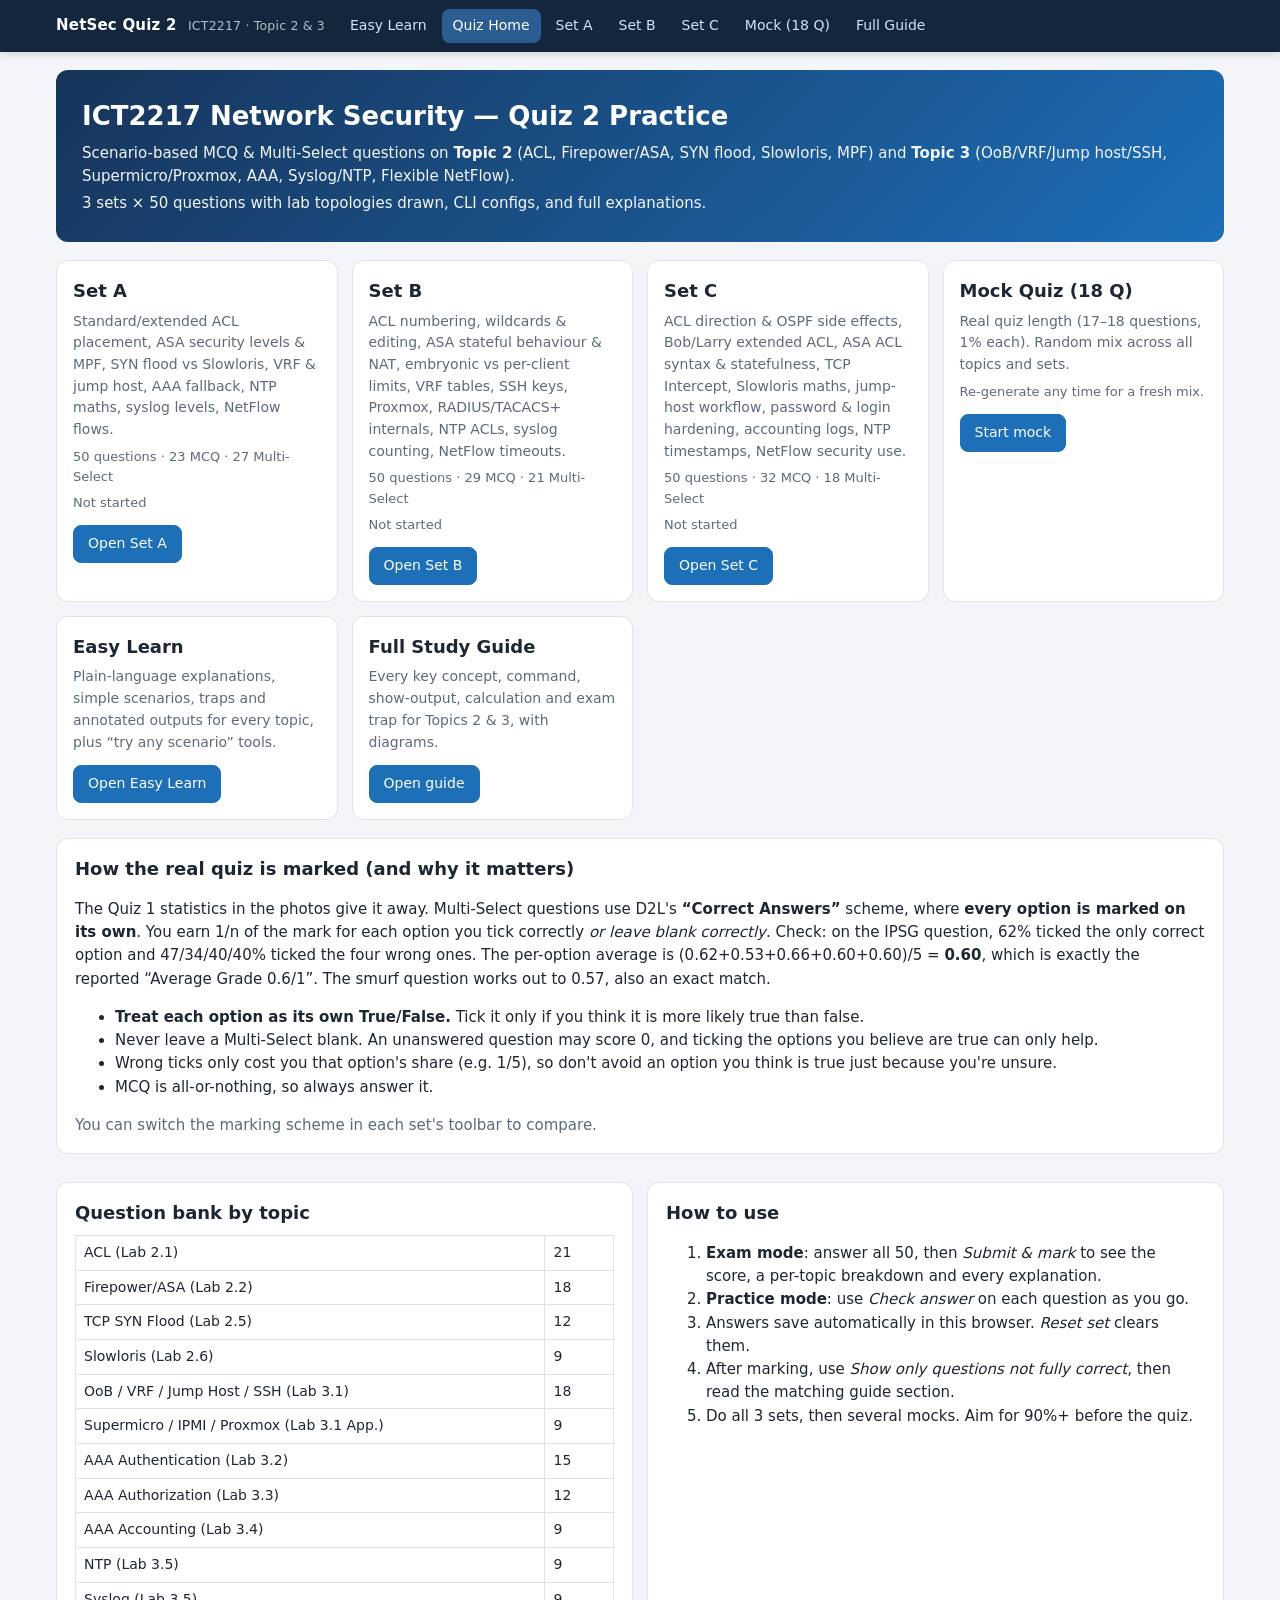
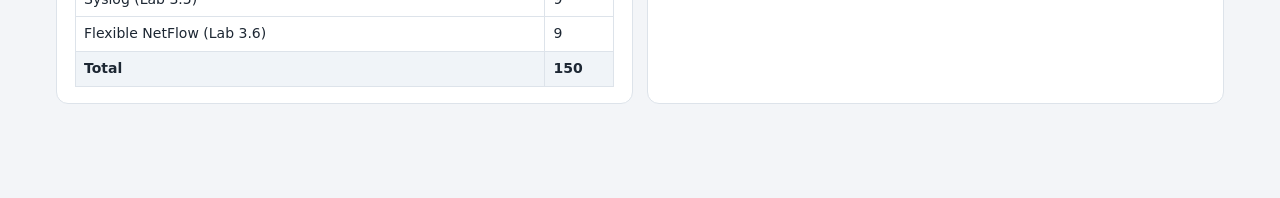
<file: src/quiz.html>
<!DOCTYPE html>
<html lang="en">
<head>
<meta charset="utf-8">
<meta name="viewport" content="width=device-width, initial-scale=1">
<title>NetSec Quiz 2 Practice — Topic 2 &amp; 3 (ICT2217)</title>
<link rel="stylesheet" href="../assets/app.css">
</head>
<body>
<header class="topbar"><div class="inner">
  <div class="brand">NetSec Quiz 2 <small>ICT2217 · Topic 2 &amp; 3</small></div>
  <nav class="nav">
    <a href="index.html">Easy Learn</a>
    <a href="#home">Quiz Home</a>
    <a href="#A">Set A</a>
    <a href="#B">Set B</a>
    <a href="#C">Set C</a>
    <a href="#mock">Mock (18 Q)</a>
    <a href="guide.html">Full Guide</a>
  </nav>
</div></header>
<main class="wrap" id="view"><p>Loading…</p></main>
<div class="toast" id="toast"></div>
<noscript><p style="padding:20px">This practice quiz needs JavaScript enabled.</p></noscript>
<script src="../assets/diagram.js"></script>
<script src="../assets/setA.js"></script>
<script src="../assets/setB.js"></script>
<script src="../assets/setC.js"></script>
<script src="../assets/app.js"></script>
</body>
</html>
</file>
<file: assets/app.css>
:root {
  --bg: #f3f5f8; --card: #fff; --ink: #1d2733; --muted: #5c6b7a; --line: #dde3ea;
  --blue: #1d6fb8; --blue-soft: #e8f1fb; --purple: #6c3fb5; --purple-soft: #f1ebfb;
  --green: #1e8449; --green-soft: #e9f7ef; --red: #c0392b; --red-soft: #fdedec; --amber: #b9770e; --amber-soft: #fef5e7;
  --mono: ui-monospace, SFMono-Regular, Menlo, Consolas, "Liberation Mono", monospace;
  --radius: 12px;
}
* { box-sizing: border-box; }
html { scroll-behavior: smooth; }
body { margin: 0; font: 15px/1.55 system-ui, -apple-system, "Segoe UI", Roboto, Helvetica, Arial, sans-serif; color: var(--ink); background: var(--bg); }
a { color: var(--blue); }
code, kbd { font-family: var(--mono); font-size: .92em; background: #eef2f6; padding: 1px 5px; border-radius: 4px; }

/* ---------- top bar ---------- */
.topbar { position: sticky; top: 0; z-index: 50; background: #13263d; color: #fff; box-shadow: 0 2px 8px rgba(0,0,0,.15); }
.topbar .inner { max-width: 1200px; margin: 0 auto; display: flex; align-items: center; gap: 14px; padding: 9px 16px; flex-wrap: wrap; }
.brand { font-weight: 700; letter-spacing: .2px; white-space: nowrap; }
.brand small { font-weight: 400; opacity: .7; margin-left: 6px; }
.nav { display: flex; gap: 4px; flex-wrap: wrap; }
.nav a { color: #d6e4f3; text-decoration: none; padding: 6px 11px; border-radius: 8px; font-size: 14px; }
.nav a:hover { background: rgba(255,255,255,.08); }
.nav a.active { background: #2b5d93; color: #fff; }

.wrap { max-width: 1200px; margin: 0 auto; padding: 18px 16px 80px; }

/* ---------- home ---------- */
.hero { background: linear-gradient(135deg,#17345a,#1d6fb8); color: #fff; border-radius: var(--radius); padding: 26px 26px 22px; }
.hero h1 { margin: 0 0 6px; font-size: 26px; }
.hero p { margin: 4px 0; opacity: .95; }
.grid { display: grid; grid-template-columns: repeat(auto-fit, minmax(240px, 1fr)); gap: 14px; margin: 18px 0; }
.tile { background: var(--card); border: 1px solid var(--line); border-radius: var(--radius); padding: 16px; display: flex; flex-direction: column; gap: 6px; }
.tile h3 { margin: 0; font-size: 18px; }
.tile p { margin: 0; color: var(--muted); font-size: 14px; }
.tile .meta { font-size: 13px; color: var(--muted); }
.tile .btn { align-self: flex-start; margin-top: 6px; }
.panel { background: var(--card); border: 1px solid var(--line); border-radius: var(--radius); padding: 16px 18px; margin: 14px 0; }
.panel h2 { margin: 0 0 8px; font-size: 18px; }
table.simple { border-collapse: collapse; width: 100%; font-size: 14px; }
table.simple th, table.simple td { border: 1px solid var(--line); padding: 6px 8px; text-align: left; vertical-align: top; }
table.simple th { background: #f0f4f8; }

/* ---------- buttons & controls ---------- */
.btn { border: 1px solid var(--blue); background: var(--blue); color: #fff; padding: 7px 14px; border-radius: 8px; font-size: 14px; cursor: pointer; text-decoration: none; display: inline-block; }
.btn:hover { filter: brightness(1.08); }
.btn.ghost { background: #fff; color: var(--blue); }
.btn.warn { background: #fff; color: var(--red); border-color: var(--red); }
.btn.small { padding: 4px 10px; font-size: 13px; }
.btn.green { background: var(--green); border-color: var(--green); }
.controls { display: flex; flex-wrap: wrap; gap: 10px 16px; align-items: center; background: var(--card); border: 1px solid var(--line); border-radius: var(--radius); padding: 10px 14px; margin-bottom: 14px; font-size: 14px; }
.controls label { display: inline-flex; align-items: center; gap: 6px; color: var(--muted); }
.controls select { font: inherit; padding: 3px 6px; border-radius: 6px; border: 1px solid var(--line); }
.controls .spacer { flex: 1; }
.stat { font-weight: 600; color: var(--ink); }

/* ---------- layout with navigator ---------- */
.layout { display: grid; grid-template-columns: 1fr 230px; gap: 16px; align-items: start; }
.layout > *, .guide > * { min-width: 0; }
@media (max-width: 900px) {
  .layout { grid-template-columns: 1fr; }
  .navigator { position: static !important; order: -1; padding: 10px; }
  .navgrid { grid-template-columns: repeat(10, 1fr); gap: 4px; }
  .navgrid a { font-size: 11px; padding: 4px 0; }
  .q-body { padding: 12px 10px 4px; }
  .doc { padding: 6px 14px 24px; }
  .doc table { display: block; overflow-x: auto; }
  .doc code { white-space: normal; word-break: break-word; }
}
.navigator { position: sticky; top: 64px; background: var(--card); border: 1px solid var(--line); border-radius: var(--radius); padding: 12px; }
.navigator h4 { margin: 0 0 8px; font-size: 14px; }
.navgrid { display: grid; grid-template-columns: repeat(5, 1fr); gap: 5px; }
.navgrid a { display: block; text-align: center; font-size: 12px; padding: 5px 0; border-radius: 6px; border: 1px solid var(--line); text-decoration: none; color: var(--ink); background: #fafbfc; }
.navgrid a.ans { background: var(--blue-soft); border-color: #a9c8ea; }
.navgrid a.ok { background: var(--green-soft); border-color: #8fd1a6; color: var(--green); font-weight: 700; }
.navgrid a.part { background: var(--amber-soft); border-color: #f0c27b; color: var(--amber); font-weight: 700; }
.navgrid a.bad { background: var(--red-soft); border-color: #e6a19a; color: var(--red); font-weight: 700; }
.legend { font-size: 11.5px; color: var(--muted); margin-top: 8px; line-height: 1.7; }
.legend span { display: inline-block; width: 10px; height: 10px; border-radius: 3px; margin-right: 4px; vertical-align: -1px; }

/* ---------- question card ---------- */
.q { background: var(--card); border: 1px solid var(--line); border-radius: var(--radius); margin-bottom: 16px; overflow: hidden; scroll-margin-top: 70px; }
.q-head { display: flex; gap: 8px; align-items: center; padding: 9px 14px; background: #eef2f6; border-bottom: 1px solid var(--line); font-size: 14px; flex-wrap: wrap; }
.q-head .num { font-weight: 700; }
.chip { font-size: 11.5px; padding: 2px 8px; border-radius: 99px; font-weight: 600; letter-spacing: .2px; }
.chip.mcq { background: var(--blue-soft); color: var(--blue); }
.chip.multi { background: var(--purple-soft); color: var(--purple); }
.chip.topic { background: #eef0f2; color: #4d5b69; font-weight: 500; }
.q-head .score { margin-left: auto; font-weight: 700; }
.q-body { padding: 14px 16px 6px; }
.q-body p { margin: 0 0 10px; }
.diagram { margin: 4px 0 12px; text-align: center; background: #fbfcfd; border: 1px solid #edf1f5; border-radius: 10px; padding: 8px; overflow-x: auto; }
.select-all { font-weight: 700; margin: 8px 0 4px; }
.opts { list-style: none; padding: 0; margin: 8px 0 12px; }
.opts li { margin: 6px 0; }
.opts label { display: flex; gap: 10px; align-items: flex-start; padding: 8px 10px; border: 1px solid var(--line); border-radius: 9px; cursor: pointer; background: #fff; transition: background .1s; }
.opts label:hover { background: #f7f9fb; }
.opts input { margin-top: 3px; flex: none; }
.opts .letter { font-weight: 700; color: var(--muted); min-width: 16px; }
.opts label.sel { border-color: #8eb6e0; background: var(--blue-soft); }
.opts label.correct { border-color: #6fc28e; background: var(--green-soft); }
.opts label.wrong { border-color: #e39a91; background: var(--red-soft); }
.opts label.missed { border-color: #6fc28e; border-style: dashed; }
.opts .mark { margin-left: auto; font-weight: 700; padding-left: 8px; white-space: nowrap; font-size: 13px; }
.q-foot { display: flex; gap: 8px; align-items: center; padding: 0 16px 12px; }
.explain { margin: 0 16px 14px; padding: 12px 14px; background: #f6f9fc; border-left: 4px solid var(--blue); border-radius: 8px; font-size: 14.5px; }
.explain.hidden { display: none; }
.explain b.key { color: var(--green); }
.explain ul { margin: 6px 0; padding-left: 20px; }

pre.cli { font-family: var(--mono); font-size: 13px; line-height: 1.45; background: #0f1b2a; color: #d5e2f0; padding: 10px 12px; border-radius: 8px; overflow-x: auto; margin: 6px 0 12px; white-space: pre; }
pre.cli b { color: #ffffff; font-weight: 700; }
pre.cli .pr { color: #8fb6dc; }
pre.cli .cm { color: #7f8c8d; font-style: italic; }
pre.cli.out { background: #1b2430; color: #d0d7de; }

/* ---------- results ---------- */
.results { background: var(--card); border: 2px solid var(--green); border-radius: var(--radius); padding: 16px 18px; margin-bottom: 16px; }
.results h2 { margin: 0 0 6px; }
.big { font-size: 30px; font-weight: 800; }
.bar { height: 10px; background: #e6ebf0; border-radius: 99px; overflow: hidden; }
.bar > div { height: 100%; background: var(--green); }
.topic-table td:nth-child(2), .topic-table td:nth-child(3) { text-align: right; white-space: nowrap; }

/* ---------- diagram text classes ---------- */
.netdiag text { font-family: system-ui, -apple-system, "Segoe UI", Roboto, Arial, sans-serif; }
.nd-name { font-size: 12.5px; font-weight: 700; fill: #1d2733; }
.nd-sub { font-size: 11px; fill: #34495e; }
.nd-if { font-size: 10.5px; fill: #444; font-weight: 600; }
.nd-net { font-size: 10.5px; fill: #1f618d; }
.nd-zone { font-size: 11.5px; font-weight: 700; }
.nd-tag { font-size: 10.5px; fill: #fff; font-weight: 700; }
.nd-inner { font-size: 12px; font-weight: 700; fill: #3b5f86; }
.nd-flow { font-size: 10.5px; font-weight: 700; }
.nd-title { font-size: 13px; font-weight: 700; fill: #1d2733; }
.sq-actor { font-size: 12px; font-weight: 700; fill: #fff; }
.sq-msg { font-size: 11px; font-weight: 600; }
.sq-note { font-size: 11px; }

.toast { position: fixed; bottom: 18px; left: 50%; transform: translateX(-50%); background: #13263d; color: #fff; padding: 9px 16px; border-radius: 8px; font-size: 14px; opacity: 0; transition: opacity .2s; pointer-events: none; z-index: 99; }
.toast.show { opacity: .95; }
.muted { color: var(--muted); }
.hidden { display: none !important; }

/* ---------- guide ---------- */
.guide { display: grid; grid-template-columns: 250px 1fr; gap: 20px; align-items: start; }
@media (max-width: 900px) { .guide { grid-template-columns: 1fr; } .toc { position: static !important; max-height: none !important; } }
.toc { position: sticky; top: 64px; max-height: calc(100vh - 80px); overflow: auto; background: var(--card); border: 1px solid var(--line); border-radius: var(--radius); padding: 12px 14px; font-size: 14px; }
.toc a { display: block; text-decoration: none; padding: 3px 0; color: var(--ink); }
.toc a.l2 { padding-left: 12px; color: var(--muted); font-size: 13px; }
.toc a:hover { color: var(--blue); }
.doc { background: var(--card); border: 1px solid var(--line); border-radius: var(--radius); padding: 8px 26px 30px; min-width: 0; }
.doc h2 { margin: 30px 0 8px; padding-top: 10px; border-top: 2px solid #e8edf2; font-size: 22px; scroll-margin-top: 70px; }
.doc h2:first-child { border-top: none; }
.doc h3 { margin: 22px 0 6px; font-size: 17px; color: #17345a; scroll-margin-top: 70px; }
.doc h4 { margin: 14px 0 4px; font-size: 15px; }
.doc p, .doc li { font-size: 15px; }
.doc ul, .doc ol { padding-left: 22px; }
.doc table { border-collapse: collapse; width: 100%; font-size: 14px; margin: 8px 0 14px; }
.doc th, .doc td { border: 1px solid var(--line); padding: 6px 9px; text-align: left; vertical-align: top; }
.doc th { background: #f0f4f8; }
.callout { border-radius: 10px; padding: 10px 14px; margin: 10px 0 14px; font-size: 14.5px; }
.callout.trap { background: var(--red-soft); border-left: 4px solid var(--red); }
.callout.tip { background: var(--green-soft); border-left: 4px solid var(--green); }
.callout.key { background: var(--blue-soft); border-left: 4px solid var(--blue); }
.callout.ex { background: var(--amber-soft); border-left: 4px solid var(--amber); }
.callout > b:first-child { display: block; margin-bottom: 3px; }
figure.dg { margin: 10px 0 16px; text-align: center; background: #fbfcfd; border: 1px solid #edf1f5; border-radius: 10px; padding: 10px; overflow-x: auto; }
figure.dg figcaption { font-size: 13px; color: var(--muted); margin-top: 4px; }
.two { display: grid; grid-template-columns: 1fr 1fr; gap: 14px; }
@media (max-width: 760px) { .two { grid-template-columns: 1fr; } }
@media print { .topbar, .toc, .controls, .navigator { display: none !important; } .guide, .layout { display: block; } body { background: #fff; } }
@media (max-width: 600px) { .topbar { position: static; } .navigator, .toc { top: 8px; } }
</file>
<file: assets/learn.css>
/* Easy Learn page — builds on app.css */
.hero2 { background: linear-gradient(135deg, #12304f, #1d6fb8 70%, #2a8bd8); color: #fff; border-radius: var(--radius); padding: 24px 24px 20px; }
.hero2 h1 { margin: 0 0 6px; font-size: 27px; line-height: 1.25; }
.hero2 p { margin: 5px 0; opacity: .95; }
.hero2 .links { display: flex; flex-wrap: wrap; gap: 8px; margin-top: 12px; }
.hero2 .links a { background: rgba(255,255,255,.14); color: #fff; text-decoration: none; border: 1px solid rgba(255,255,255,.35); padding: 6px 12px; border-radius: 8px; font-size: 14px; }
.hero2 .links a:hover { background: rgba(255,255,255,.24); }
.progress { margin-top: 14px; }
.progress .track { height: 9px; background: rgba(255,255,255,.22); border-radius: 99px; overflow: hidden; }
.progress .track div { height: 100%; width: 0; background: #7ee2a8; transition: width .3s; }
.progress small { display: block; margin-top: 5px; opacity: .9; }

.chips { display: flex; flex-wrap: wrap; gap: 7px; margin: 16px 0 6px; }
.chips a { text-decoration: none; font-size: 13.5px; padding: 6px 11px; border-radius: 99px; background: #fff; border: 1px solid var(--line); color: var(--ink); }
.chips a:hover { border-color: var(--blue); color: var(--blue); }
.chips a.on { background: var(--green-soft); border-color: #8fd1a6; color: var(--green); }
.chips a.on::before { content: '✔ '; }

.card { background: var(--card); border: 1px solid var(--line); border-radius: var(--radius); padding: 16px 18px; margin: 14px 0; }
.card h2 { margin: 0 0 8px; font-size: 19px; }
.four { display: grid; grid-template-columns: repeat(auto-fit, minmax(220px, 1fr)); gap: 10px; margin: 10px 0 4px; }
.four div { background: #f6f9fc; border: 1px solid #e3eaf2; border-radius: 10px; padding: 10px 12px; font-size: 14.5px; }
.four b.n { display: inline-flex; align-items: center; justify-content: center; width: 22px; height: 22px; border-radius: 50%; background: var(--blue); color: #fff; font-size: 12.5px; margin-right: 6px; }

/* ---------- topic sections ---------- */
section.topic { background: var(--card); border: 1px solid var(--line); border-radius: var(--radius); margin: 22px 0; overflow: hidden; scroll-margin-top: 64px; }
.t-head { display: flex; align-items: center; gap: 10px; flex-wrap: wrap; padding: 13px 18px; background: linear-gradient(90deg, #eef4fb, #f7f9fc); border-bottom: 1px solid var(--line); }
.t-head .num { display: inline-flex; align-items: center; justify-content: center; min-width: 34px; height: 34px; border-radius: 10px; background: var(--blue); color: #fff; font-weight: 800; font-size: 16px; }
.t-head h2 { margin: 0; font-size: 21px; flex: 1 1 260px; }
.t-head .lab { font-size: 12.5px; background: #fff; border: 1px solid var(--line); border-radius: 99px; padding: 3px 10px; color: var(--muted); }
.done-btn { font: inherit; font-size: 13px; border: 1px solid var(--blue); color: var(--blue); background: #fff; border-radius: 8px; padding: 5px 11px; cursor: pointer; }
.done-btn.on { background: var(--green); border-color: var(--green); color: #fff; }
.t-body { padding: 6px 18px 18px; }
.t-body h3 { margin: 22px 0 8px; font-size: 16.5px; color: #17345a; display: flex; align-items: center; gap: 8px; }
.t-body h3 .ico { font-size: 15px; }
.t-body p, .t-body li { font-size: 15px; }
.t-body ul, .t-body ol { padding-left: 22px; }

.plain { background: var(--blue-soft); border-left: 4px solid var(--blue); border-radius: 10px; padding: 12px 15px; margin: 14px 0 10px; font-size: 15.5px; }
.plain b.k { display: block; color: var(--blue); font-size: 12.5px; letter-spacing: .4px; text-transform: uppercase; margin-bottom: 2px; }
.analogy { background: #fff8ec; border-left: 4px solid #e0a03a; border-radius: 10px; padding: 11px 15px; margin: 10px 0; font-size: 15px; }
.analogy b.k { display: block; color: #a76a0c; font-size: 12.5px; letter-spacing: .4px; text-transform: uppercase; margin-bottom: 2px; }
.grid2 { display: grid; grid-template-columns: minmax(0, 1fr) minmax(0, 1fr); gap: 14px; align-items: start; }
.rules { counter-reset: r; list-style: none; padding-left: 0 !important; margin: 6px 0; }
.rules li { counter-increment: r; position: relative; padding: 6px 0 6px 34px; border-bottom: 1px dashed #e3e8ee; }
.rules li:last-child { border-bottom: none; }
.rules li::before { content: counter(r); position: absolute; left: 0; top: 6px; width: 24px; height: 24px; border-radius: 7px; background: #eaf1f9; color: var(--blue); font-weight: 800; font-size: 13px; display: flex; align-items: center; justify-content: center; }

table.t { border-collapse: collapse; width: 100%; font-size: 14.2px; margin: 6px 0 10px; }
table.t th, table.t td { border: 1px solid var(--line); padding: 7px 9px; text-align: left; vertical-align: top; }
table.t th { background: #f0f4f8; font-weight: 700; }
table.scen td:nth-child(2) { white-space: nowrap; font-weight: 700; }
table.scen tr.hd td { background: #f7f9fb; font-weight: 700; color: #17345a; }
.r-ok { color: var(--green); font-weight: 800; }
.r-ko { color: var(--red); font-weight: 800; }
.r-mid { color: var(--amber); font-weight: 800; }
.yes { color: var(--green); font-weight: 800; }
.no { color: var(--red); font-weight: 800; }

.traps { background: var(--red-soft); border: 1px solid #f1c4bf; border-left: 4px solid var(--red); border-radius: 10px; padding: 10px 15px 6px; margin: 14px 0; }
.traps h4 { margin: 2px 0 6px; color: var(--red); font-size: 15.5px; }
.traps li { margin: 5px 0; }

/* annotated outputs */
.ann { border: 1px solid #22344a; border-radius: 10px; overflow: hidden; margin: 8px 0 14px; background: #0f1b2a; }
.ann .cap { background: #182a40; color: #9fc3e6; font-size: 12.5px; padding: 6px 12px; font-weight: 700; letter-spacing: .2px; }
.ann .row { display: grid; grid-template-columns: minmax(0, 1.25fr) minmax(0, 1fr); border-top: 1px solid #1c2c40; }
.ann .row:first-of-type { border-top: none; }
.ann .row > code { display: block; background: transparent; color: #e3edf7; font-family: var(--mono); font-size: 12.6px; white-space: pre-wrap; word-break: break-word; padding: 6px 12px; border-radius: 0; }
.ann .row > span { background: #f6f9fc; color: #22313f; font-size: 13.4px; padding: 6px 12px; border-left: 3px solid #4f8fd0; }
.ann .row > span:empty { background: #eef2f6; border-left-color: #cfd8e3; }
.ann .row.hl > code { color: #fff; background: #1b3352; font-weight: 700; }

/* tools */
.tool { border: 2px solid #8fd1a6; background: #f4fbf6; border-radius: 12px; padding: 12px 15px 14px; margin: 18px 0 10px; }
.tool h4 { margin: 0 0 4px; color: var(--green); font-size: 16px; }
.tool .sub { margin: 0 0 10px; color: var(--muted); font-size: 13.8px; }
.tool .row { display: flex; flex-wrap: wrap; gap: 8px 14px; align-items: center; margin: 6px 0; }
.tool label { font-size: 14px; display: inline-flex; gap: 6px; align-items: center; }
.tool input[type=text] { font: 14px var(--mono); padding: 6px 8px; border: 1px solid #b8c7d6; border-radius: 7px; width: 165px; max-width: 100%; }
.tool select { font: inherit; font-size: 14px; padding: 5px 6px; border: 1px solid #b8c7d6; border-radius: 7px; max-width: 100%; }
.tool .checks { display: grid; grid-template-columns: repeat(auto-fit, minmax(260px, 1fr)); gap: 5px 14px; margin: 8px 0; }
.tool .checks label { display: block; position: relative; padding-left: 24px; line-height: 1.5; }
.tool .checks input { position: absolute; left: 0; top: 3px; margin: 0; }
.tool .checks code { white-space: normal; word-break: break-word; }
.tool .presets { display: flex; flex-wrap: wrap; gap: 6px; margin: 6px 0; }
.tool .presets button, .lvl-btn { font: inherit; font-size: 13px; border: 1px solid #9cc8ae; background: #fff; color: #1e6b3a; border-radius: 7px; padding: 4px 9px; cursor: pointer; }
.tool .presets button:hover, .lvl-btn:hover { background: #e7f6ec; }
.lvl-btn.on { background: var(--green); color: #fff; border-color: var(--green); }
.verdict { font-weight: 800; padding: 8px 11px; border-radius: 8px; margin: 10px 0 6px; }
.verdict.ok { background: #e3f5e9; color: #17663a; }
.verdict.ko { background: #fbe6e3; color: #a23023; }
.warnline { color: var(--amber); font-weight: 600; }
.note { font-size: 13.8px; color: #3c4b5a; margin: 6px 0; }
ol.steps { margin: 6px 0; padding-left: 22px; }
ol.steps li { margin: 6px 0; padding: 6px 9px; border-radius: 8px; background: #fff; border: 1px solid var(--line); font-size: 14.2px; }
ol.steps li.ok { border-left: 4px solid var(--green); }
ol.steps li.ko { border-left: 4px solid var(--red); }
ol.steps li.warn { border-left: 4px solid var(--amber); }
.bits { font-family: var(--mono); font-size: 12.5px; background: #fff; border: 1px solid var(--line); border-radius: 8px; padding: 8px 10px; overflow-x: auto; white-space: nowrap; }
.bits .lbl { display: inline-block; width: 112px; color: var(--muted); font-family: system-ui, sans-serif; font-size: 12.5px; }
.bits .good { color: #fff; background: #2e9d5b; }
.bits .bad { color: #fff; background: #c0392b; }
.bits .ign { color: #98a6b5; }
.bits .care { color: #1d2733; font-weight: 700; }
.bits .dot { color: #98a6b5; }
.legend-small { font-size: 12.5px; color: var(--muted); margin: 5px 0 0; }
.legend-small .good { background: #2e9d5b; color: #fff; padding: 0 4px; border-radius: 3px; }
.legend-small .bad { background: #c0392b; color: #fff; padding: 0 4px; border-radius: 3px; }
.legend-small .ign { color: #98a6b5; }
table.mini { border-collapse: collapse; width: 100%; font-size: 13.6px; margin: 6px 0; background: #fff; }
table.mini th, table.mini td { border: 1px solid var(--line); padding: 5px 8px; text-align: left; vertical-align: top; }
table.mini th { background: #f0f4f8; }
table.matrix td.ok { background: #eaf7ee; color: #17663a; font-weight: 700; }
table.matrix td.ko { background: #fcecea; color: #a23023; font-weight: 700; }
table.matrix small { font-weight: 500; }
table.syslog tr.ok td { background: #f0faf3; }
table.syslog tr.ko td { background: #fbf2f1; color: #8a6d6a; }
table.syslog td.sev { font-weight: 800; text-align: center; }
table.syslog code { white-space: normal; word-break: break-word; background: transparent; padding: 0; }
.pill { display: inline-block; font-size: 11px; background: #fff3cd; border: 1px solid #f0d58a; color: #7a5a00; border-radius: 99px; padding: 0 7px; white-space: nowrap; }
pre.cfg { font-family: var(--mono); font-size: 12.8px; background: #0f1b2a; color: #d5e2f0; border-radius: 8px; padding: 9px 11px; overflow-x: auto; margin: 6px 0 0; white-space: pre; }
.tool details summary { cursor: pointer; font-weight: 700; color: #1e6b3a; margin-top: 8px; font-size: 14px; }
.scroll { overflow-x: auto; }

/* quick checks */
details.qc { border: 1px solid var(--line); border-radius: 10px; margin: 8px 0; background: #fbfcfe; }
details.qc summary { cursor: pointer; padding: 10px 13px; font-weight: 600; list-style: none; }
details.qc summary::-webkit-details-marker { display: none; }
details.qc summary::before { content: '❓ '; }
details.qc[open] summary { border-bottom: 1px solid var(--line); }
details.qc[open] summary::before { content: '💡 '; }
details.qc .a { padding: 9px 13px 11px; font-size: 14.6px; }

.chain { display: flex; flex-wrap: wrap; align-items: center; gap: 6px; margin: 8px 0 12px; font-size: 13.6px; }
.chain div { background: #eef4fb; border: 1px solid #b9d0ea; border-radius: 8px; padding: 6px 10px; text-align: center; }
.chain div small { display: block; color: var(--muted); font-size: 11.5px; }
.chain div.vm { background: #eaf7ee; border-color: #9ad3ae; }
.chain div.phy { background: #fff3e0; border-color: #f0c27b; }
.chain span { color: #7f8c8d; font-weight: 800; }

.fab { position: fixed; right: 16px; bottom: 16px; z-index: 40; background: #13263d; color: #fff; text-decoration: none; border-radius: 99px; padding: 9px 14px; font-size: 13.5px; box-shadow: 0 4px 14px rgba(0,0,0,.2); }
.check-all li { margin: 4px 0; }
.check-all h4 { margin: 14px 0 4px; color: #17345a; }

@media (max-width: 760px) {
  .grid2 { grid-template-columns: minmax(0, 1fr); }
  .ann .row { grid-template-columns: minmax(0, 1fr); }
  .ann .row > span { border-left: none; border-top: 1px dashed #c9d6e3; }
  .ann .row > span:empty { display: none; }
  .t-body { padding: 4px 12px 14px; }
  .t-head { padding: 11px 12px; }
  .hero2 { padding: 18px 16px; }
  .hero2 h1 { font-size: 22px; }
  table.t, table.scen { display: block; overflow-x: auto; }
  table.scen td:nth-child(2) { white-space: normal; }
  .bits .lbl { width: 96px; }
}
</file>
